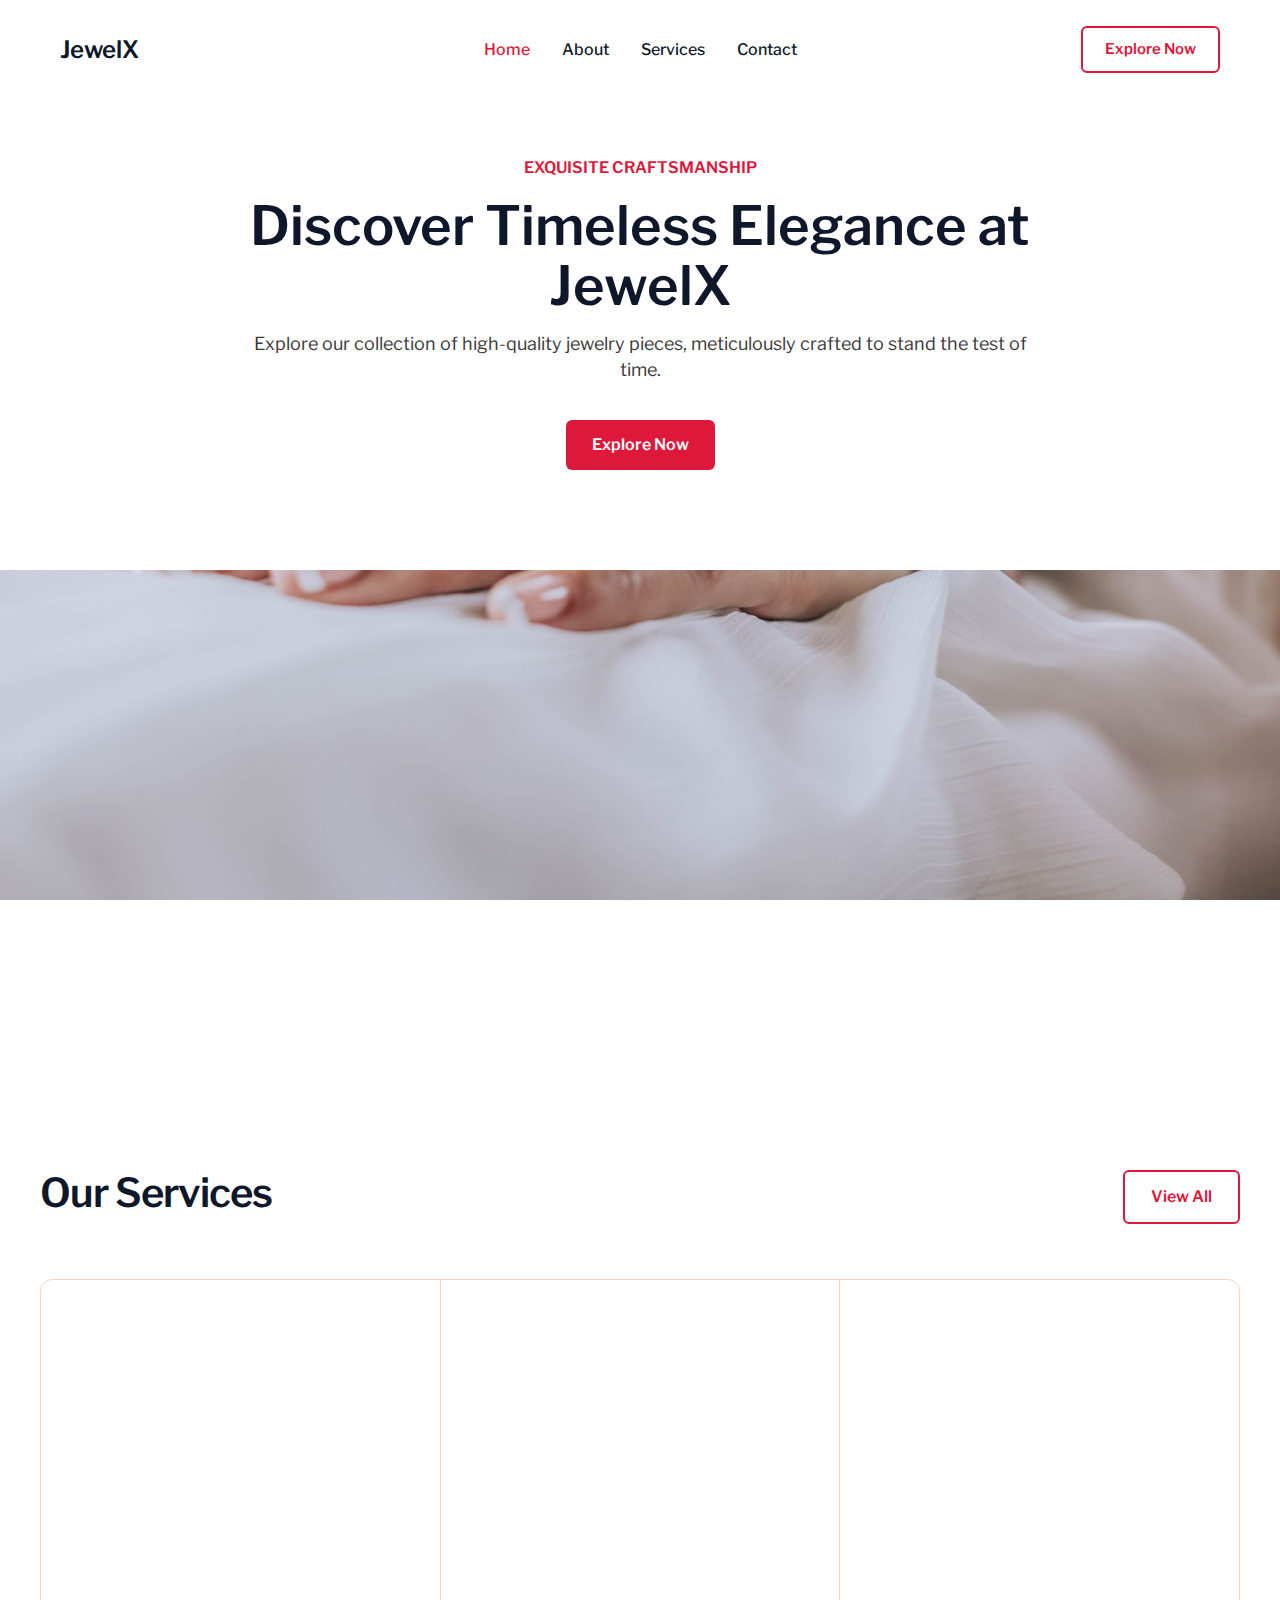
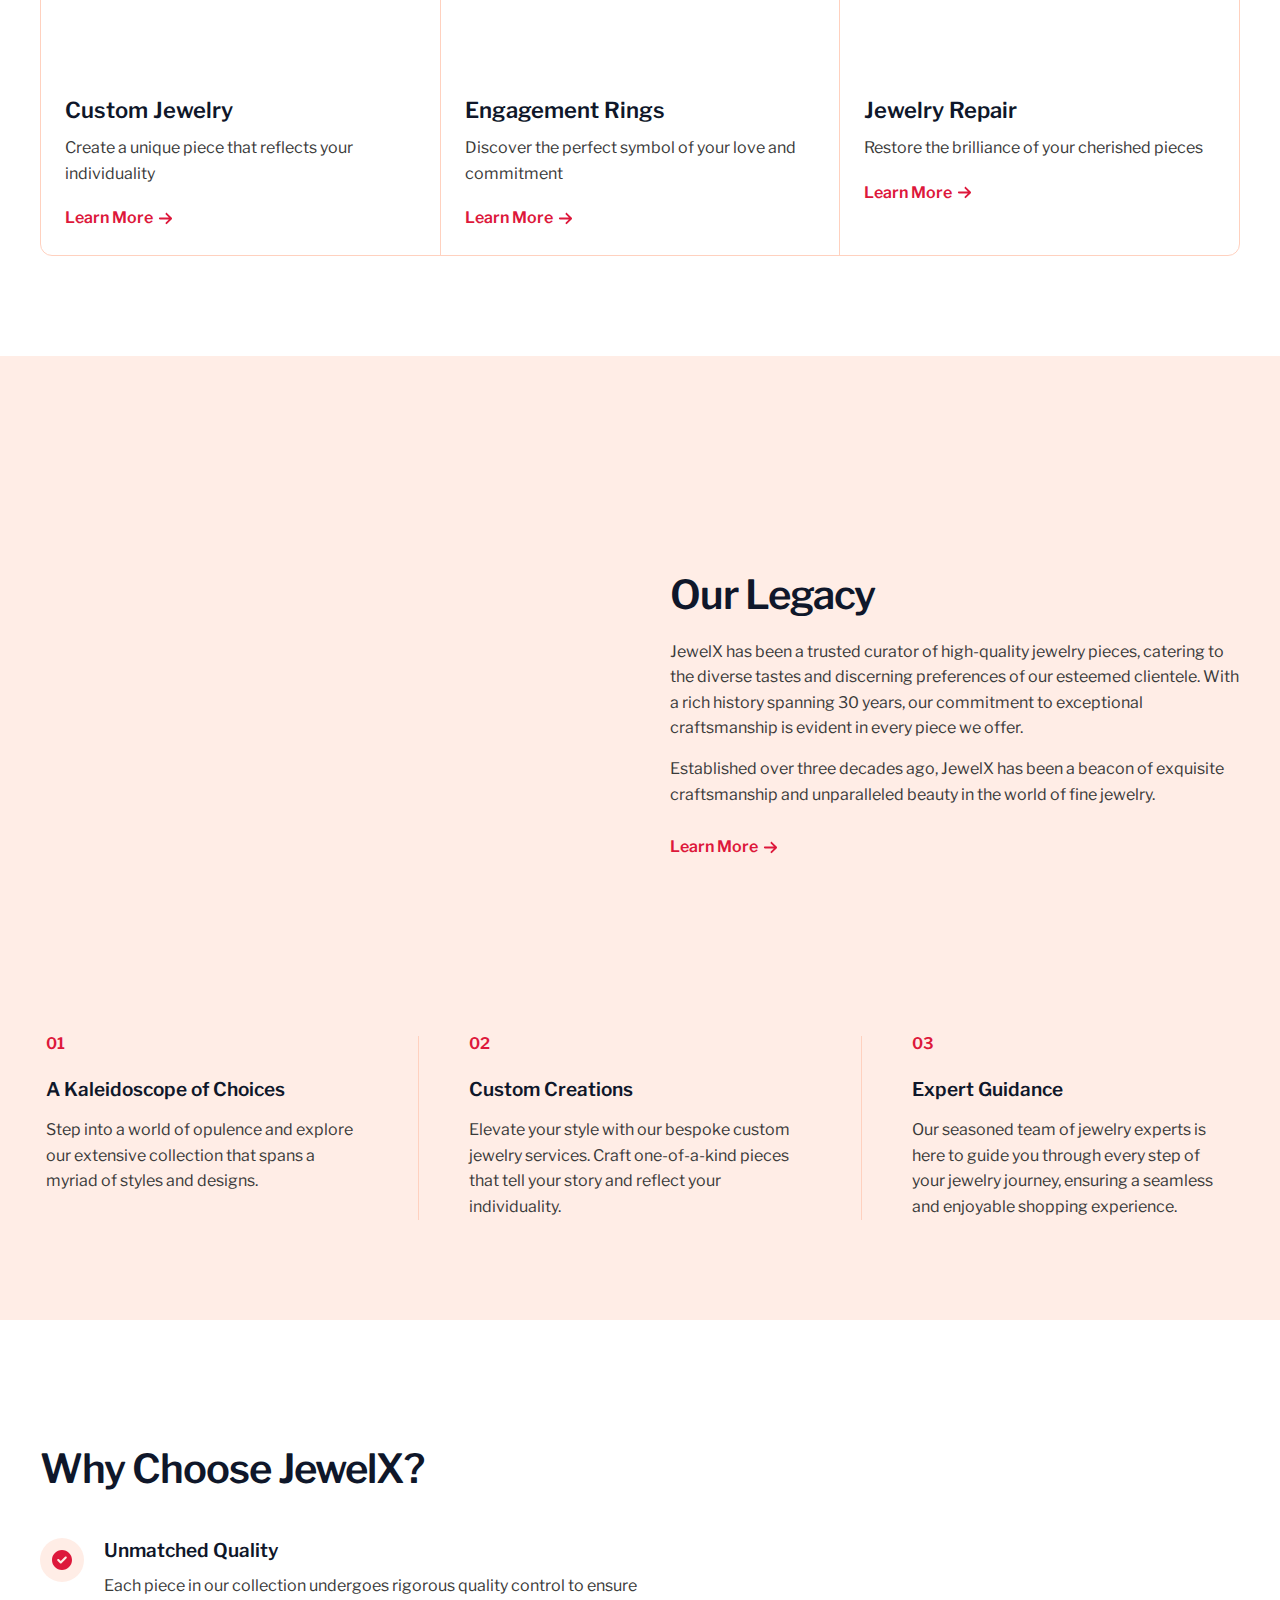
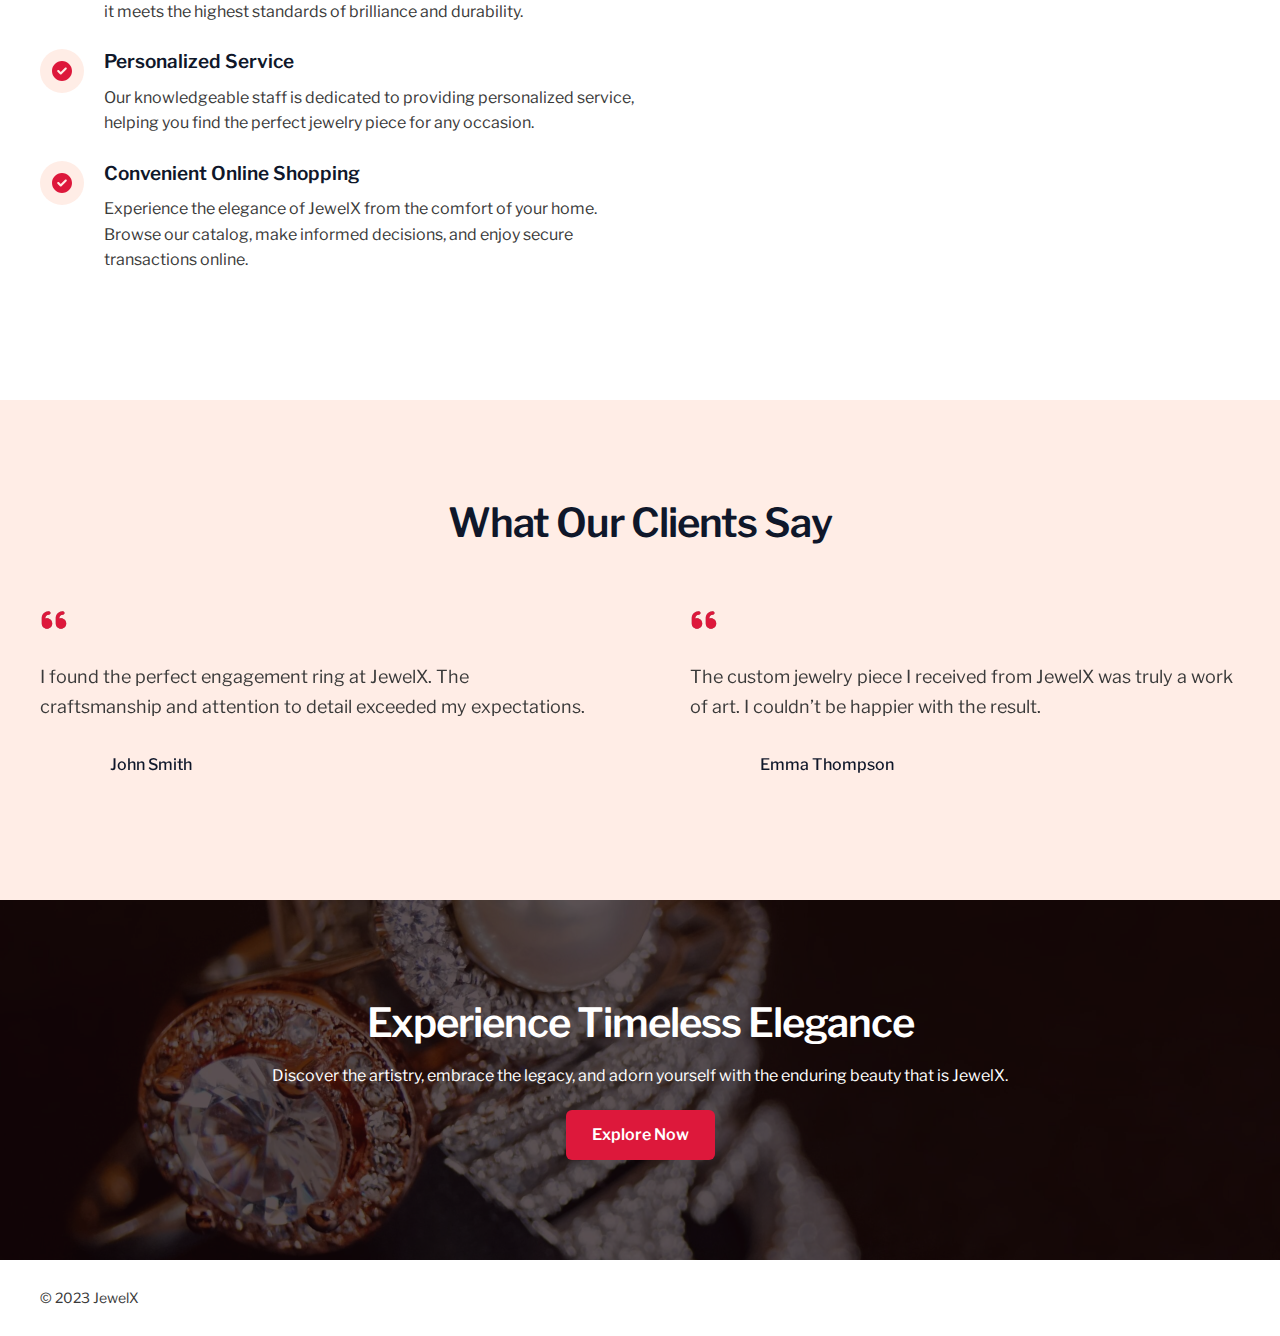
<file: index.html>
<!DOCTYPE html>
<html lang="en-US">
<head>
<meta charset="UTF-8">
<meta name="viewport" content="width=device-width, initial-scale=1">
	 <link rel="profile" href="https://gmpg.org/xfn/11"> 
	 <title>JewelX</title>
<meta name="robots" content="noindex, nofollow">
<link rel="dns-prefetch" href="//fonts.googleapis.com">
<link rel="alternate" type="application/rss+xml" title="JewelX &raquo; Feed" href="./feed/index.html">
<link rel="alternate" type="application/rss+xml" title="JewelX &raquo; Comments Feed" href="./comments/feed/index.html">
<script>
window._wpemojiSettings = {"baseUrl":"https:\/\/s.w.org\/images\/core\/emoji\/14.0.0\/72x72\/","ext":".png","svgUrl":"https:\/\/s.w.org\/images\/core\/emoji\/14.0.0\/svg\/","svgExt":".svg","source":{"concatemoji":".\/\/wp-includes\/js\/wp-emoji-release.min.js?ver=6.4.2"}};
/*! This file is auto-generated */
!function(i,n){var o,s,e;function c(e){try{var t={supportTests:e,timestamp:(new Date).valueOf()};sessionStorage.setItem(o,JSON.stringify(t))}catch(e){}}function p(e,t,n){e.clearRect(0,0,e.canvas.width,e.canvas.height),e.fillText(t,0,0);var t=new Uint32Array(e.getImageData(0,0,e.canvas.width,e.canvas.height).data),r=(e.clearRect(0,0,e.canvas.width,e.canvas.height),e.fillText(n,0,0),new Uint32Array(e.getImageData(0,0,e.canvas.width,e.canvas.height).data));return t.every(function(e,t){return e===r[t]})}function u(e,t,n){switch(t){case"flag":return n(e,"🏳️‍⚧️","🏳️​⚧️")?!1:!n(e,"🇺🇳","🇺​🇳")&&!n(e,"🏴󠁧󠁢󠁥󠁮󠁧󠁿","🏴​󠁧​󠁢​󠁥​󠁮​󠁧​󠁿");case"emoji":return!n(e,"🫱🏻‍🫲🏿","🫱🏻​🫲🏿")}return!1}function f(e,t,n){var r="undefined"!=typeof WorkerGlobalScope&&self instanceof WorkerGlobalScope?new OffscreenCanvas(300,150):i.createElement("canvas"),a=r.getContext("2d",{willReadFrequently:!0}),o=(a.textBaseline="top",a.font="600 32px Arial",{});return e.forEach(function(e){o[e]=t(a,e,n)}),o}function t(e){var t=i.createElement("script");t.src=e,t.defer=!0,i.head.appendChild(t)}"undefined"!=typeof Promise&&(o="wpEmojiSettingsSupports",s=["flag","emoji"],n.supports={everything:!0,everythingExceptFlag:!0},e=new Promise(function(e){i.addEventListener("DOMContentLoaded",e,{once:!0})}),new Promise(function(t){var n=function(){try{var e=JSON.parse(sessionStorage.getItem(o));if("object"==typeof e&&"number"==typeof e.timestamp&&(new Date).valueOf()<e.timestamp+604800&&"object"==typeof e.supportTests)return e.supportTests}catch(e){}return null}();if(!n){if("undefined"!=typeof Worker&&"undefined"!=typeof OffscreenCanvas&&"undefined"!=typeof URL&&URL.createObjectURL&&"undefined"!=typeof Blob)try{var e="postMessage("+f.toString()+"("+[JSON.stringify(s),u.toString(),p.toString()].join(",")+"));",r=new Blob([e],{type:"text/javascript"}),a=new Worker(URL.createObjectURL(r),{name:"wpTestEmojiSupports"});return void(a.onmessage=function(e){c(n=e.data),a.terminate(),t(n)})}catch(e){}c(n=f(s,u,p))}t(n)}).then(function(e){for(var t in e)n.supports[t]=e[t],n.supports.everything=n.supports.everything&&n.supports[t],"flag"!==t&&(n.supports.everythingExceptFlag=n.supports.everythingExceptFlag&&n.supports[t]);n.supports.everythingExceptFlag=n.supports.everythingExceptFlag&&!n.supports.flag,n.DOMReady=!1,n.readyCallback=function(){n.DOMReady=!0}}).then(function(){return e}).then(function(){var e;n.supports.everything||(n.readyCallback(),(e=n.source||{}).concatemoji?t(e.concatemoji):e.wpemoji&&e.twemoji&&(t(e.twemoji),t(e.wpemoji)))}))}((window,document),window._wpemojiSettings);
</script>
<link rel="stylesheet" id="astra-theme-css-css" href="./wp-content/themes/astra/assets/css/minified/main.min.css?ver=4.5.2" media="all">
<style id="astra-theme-css-inline-css">:root{--ast-container-default-xlg-padding:3em;--ast-container-default-lg-padding:3em;--ast-container-default-slg-padding:2em;--ast-container-default-md-padding:3em;--ast-container-default-sm-padding:3em;--ast-container-default-xs-padding:2.4em;--ast-container-default-xxs-padding:1.8em;--ast-code-block-background:#ECEFF3;--ast-comment-inputs-background:#F9FAFB;}html{font-size:100%;}a{color:var(--ast-global-color-0);}a:hover,a:focus{color:var(--ast-global-color-1);}body,button,input,select,textarea,.ast-button,.ast-custom-button{font-family:'Libre Franklin',sans-serif;font-weight:400;font-size:16px;font-size:1rem;line-height:1.6em;letter-spacing:0;}blockquote{color:var(--ast-global-color-3);}h1,.entry-content h1,h2,.entry-content h2,h3,.entry-content h3,h4,.entry-content h4,h5,.entry-content h5,h6,.entry-content h6,.site-title,.site-title a{font-family:'Libre Franklin',sans-serif;font-weight:600;}.ast-site-identity .site-title a{color:var(--ast-global-color-5);}.site-title{font-size:24px;font-size:1.5rem;display:block;}header .custom-logo-link img{max-width:30px;}.astra-logo-svg{width:30px;}.site-header .site-description{font-size:15px;font-size:0.9375rem;display:none;}.entry-title{font-size:30px;font-size:1.875rem;}h1,.entry-content h1{font-size:54px;font-size:3.375rem;font-weight:600;font-family:'Libre Franklin',sans-serif;line-height:1.12em;}h2,.entry-content h2{font-size:40px;font-size:2.5rem;font-weight:600;font-family:'Libre Franklin',sans-serif;line-height:1.16em;letter-spacing:-1px;}h3,.entry-content h3{font-size:32px;font-size:2rem;font-weight:600;font-family:'Libre Franklin',sans-serif;line-height:1.2em;letter-spacing:0;}h4,.entry-content h4{font-size:22px;font-size:1.375rem;line-height:1.5em;font-weight:600;font-family:'Libre Franklin',sans-serif;letter-spacing:0;}h5,.entry-content h5{font-size:19px;font-size:1.1875rem;line-height:1.33em;font-weight:600;font-family:'Libre Franklin',sans-serif;letter-spacing:0;}h6,.entry-content h6{font-size:16px;font-size:1rem;line-height:1em;font-weight:600;font-family:'Libre Franklin',sans-serif;text-transform:uppercase;letter-spacing:0;}::selection{background-color:var(--ast-global-color-0);color:#ffffff;}body,h1,.entry-title a,.entry-content h1,h2,.entry-content h2,h3,.entry-content h3,h4,.entry-content h4,h5,.entry-content h5,h6,.entry-content h6{color:var(--ast-global-color-3);}.tagcloud a:hover,.tagcloud a:focus,.tagcloud a.current-item{color:#ffffff;border-color:var(--ast-global-color-0);background-color:var(--ast-global-color-0);}input:focus,input[type="text"]:focus,input[type="email"]:focus,input[type="url"]:focus,input[type="password"]:focus,input[type="reset"]:focus,input[type="search"]:focus,textarea:focus{border-color:var(--ast-global-color-0);}input[type="radio"]:checked,input[type=reset],input[type="checkbox"]:checked,input[type="checkbox"]:hover:checked,input[type="checkbox"]:focus:checked,input[type=range]::-webkit-slider-thumb{border-color:var(--ast-global-color-0);background-color:var(--ast-global-color-0);box-shadow:none;}.site-footer a:hover + .post-count,.site-footer a:focus + .post-count{background:var(--ast-global-color-0);border-color:var(--ast-global-color-0);}.single .nav-links .nav-previous,.single .nav-links .nav-next{color:var(--ast-global-color-0);}.entry-meta,.entry-meta *{line-height:1.45;color:var(--ast-global-color-0);}.entry-meta a:hover,.entry-meta a:hover *,.entry-meta a:focus,.entry-meta a:focus *,.page-links > .page-link,.page-links .page-link:hover,.post-navigation a:hover{color:var(--ast-global-color-1);}#cat option,.secondary .calendar_wrap thead a,.secondary .calendar_wrap thead a:visited{color:var(--ast-global-color-0);}.secondary .calendar_wrap #today,.ast-progress-val span{background:var(--ast-global-color-0);}.secondary a:hover + .post-count,.secondary a:focus + .post-count{background:var(--ast-global-color-0);border-color:var(--ast-global-color-0);}.calendar_wrap #today > a{color:#ffffff;}.page-links .page-link,.single .post-navigation a{color:var(--ast-global-color-0);}.ast-search-menu-icon .search-form button.search-submit{padding:0 4px;}.ast-search-menu-icon form.search-form{padding-right:0;}.ast-search-menu-icon.slide-search input.search-field{width:0;}.ast-header-search .ast-search-menu-icon.ast-dropdown-active .search-form,.ast-header-search .ast-search-menu-icon.ast-dropdown-active .search-field:focus{border-color:var(--ast-global-color-0);transition:all 0.2s;}.search-form input.search-field:focus{outline:none;}.ast-archive-title{color:var(--ast-global-color-2);}.widget-title,.widget .wp-block-heading{font-size:22px;font-size:1.375rem;color:var(--ast-global-color-2);}.ast-single-post .entry-content a,.ast-comment-content a:not(.ast-comment-edit-reply-wrap a){text-decoration:underline;}.ast-single-post .wp-block-button .wp-block-button__link,.ast-single-post .elementor-button-wrapper .elementor-button,.ast-single-post .entry-content .uagb-tab a,.ast-single-post .entry-content .uagb-ifb-cta a,.ast-single-post .entry-content .wp-block-uagb-buttons a,.ast-single-post .entry-content .uabb-module-content a,.ast-single-post .entry-content .uagb-post-grid a,.ast-single-post .entry-content .uagb-timeline a,.ast-single-post .entry-content .uagb-toc__wrap a,.ast-single-post .entry-content .uagb-taxomony-box a,.ast-single-post .entry-content .woocommerce a,.entry-content .wp-block-latest-posts > li > a,.ast-single-post .entry-content .wp-block-file__button,li.ast-post-filter-single,.ast-single-post .wp-block-buttons .wp-block-button.is-style-outline .wp-block-button__link{text-decoration:none;}a:focus-visible,.ast-menu-toggle:focus-visible,.site .skip-link:focus-visible,.wp-block-loginout input:focus-visible,.wp-block-search.wp-block-search__button-inside .wp-block-search__inside-wrapper,.ast-header-navigation-arrow:focus-visible,.woocommerce .wc-proceed-to-checkout > .checkout-button:focus-visible,.woocommerce .woocommerce-MyAccount-navigation ul li a:focus-visible,.ast-orders-table__row .ast-orders-table__cell:focus-visible,.woocommerce .woocommerce-order-details .order-again > .button:focus-visible,.woocommerce .woocommerce-message a.button.wc-forward:focus-visible,.woocommerce #minus_qty:focus-visible,.woocommerce #plus_qty:focus-visible,a#ast-apply-coupon:focus-visible,.woocommerce .woocommerce-info a:focus-visible,.woocommerce .astra-shop-summary-wrap a:focus-visible,.woocommerce a.wc-forward:focus-visible,#ast-apply-coupon:focus-visible,.woocommerce-js .woocommerce-mini-cart-item a.remove:focus-visible{outline-style:dotted;outline-color:inherit;outline-width:thin;}input:focus,input[type="text"]:focus,input[type="email"]:focus,input[type="url"]:focus,input[type="password"]:focus,input[type="reset"]:focus,input[type="number"]:focus,textarea:focus,.wp-block-search__input:focus,[data-section="section-header-mobile-trigger"] .ast-button-wrap .ast-mobile-menu-trigger-minimal:focus,.ast-mobile-popup-drawer.active .menu-toggle-close:focus,.woocommerce-ordering select.orderby:focus,#ast-scroll-top:focus,#coupon_code:focus,.woocommerce-page #comment:focus,.woocommerce #reviews #respond input#submit:focus,.woocommerce a.add_to_cart_button:focus,.woocommerce .button.single_add_to_cart_button:focus,.woocommerce .woocommerce-cart-form button:focus,.woocommerce .woocommerce-cart-form__cart-item .quantity .qty:focus,.woocommerce .woocommerce-billing-fields .woocommerce-billing-fields__field-wrapper .woocommerce-input-wrapper > .input-text:focus,.woocommerce #order_comments:focus,.woocommerce #place_order:focus,.woocommerce .woocommerce-address-fields .woocommerce-address-fields__field-wrapper .woocommerce-input-wrapper > .input-text:focus,.woocommerce .woocommerce-MyAccount-content form button:focus,.woocommerce .woocommerce-MyAccount-content .woocommerce-EditAccountForm .woocommerce-form-row .woocommerce-Input.input-text:focus,.woocommerce .ast-woocommerce-container .woocommerce-pagination ul.page-numbers li a:focus,body #content .woocommerce form .form-row .select2-container--default .select2-selection--single:focus,#ast-coupon-code:focus,.woocommerce.woocommerce-js .quantity input[type=number]:focus,.woocommerce-js .woocommerce-mini-cart-item .quantity input[type=number]:focus,.woocommerce p#ast-coupon-trigger:focus{border-style:dotted;border-color:inherit;border-width:thin;}input{outline:none;}.ast-logo-title-inline .site-logo-img{padding-right:1em;}body .ast-oembed-container *{position:absolute;top:0;width:100%;height:100%;left:0;}.ast-single-post-featured-section + article {margin-top: 2em;}.site-content .ast-single-post-featured-section img {width: 100%;overflow: hidden;object-fit: cover;}.ast-separate-container .site-content .ast-single-post-featured-section + article {margin-top: -80px;z-index: 9;position: relative;border-radius: 4px;}@media (min-width: 922px) {.ast-no-sidebar .site-content .ast-article-image-container--wide {margin-left: -120px;margin-right: -120px;max-width: unset;width: unset;}.ast-left-sidebar .site-content .ast-article-image-container--wide,.ast-right-sidebar .site-content .ast-article-image-container--wide {margin-left: -10px;margin-right: -10px;}.site-content .ast-article-image-container--full {margin-left: calc( -50vw + 50%);margin-right: calc( -50vw + 50%);max-width: 100vw;width: 100vw;}.ast-left-sidebar .site-content .ast-article-image-container--full,.ast-right-sidebar .site-content .ast-article-image-container--full {margin-left: -10px;margin-right: -10px;max-width: inherit;width: auto;}}@media (max-width:921px){#ast-desktop-header{display:none;}}@media (min-width:922px){#ast-mobile-header{display:none;}}.wp-block-buttons.aligncenter{justify-content:center;}@media (max-width:921px){.ast-theme-transparent-header #primary,.ast-theme-transparent-header #secondary{padding:0;}}@media (max-width:921px){.ast-plain-container.ast-no-sidebar #primary{padding:0;}}.ast-plain-container.ast-no-sidebar #primary{margin-top:0;margin-bottom:0;}.wp-block-button.is-style-outline .wp-block-button__link{border-color:var(--ast-global-color-0);}div.wp-block-button.is-style-outline > .wp-block-button__link:not(.has-text-color),div.wp-block-button.wp-block-button__link.is-style-outline:not(.has-text-color){color:var(--ast-global-color-0);}.wp-block-button.is-style-outline .wp-block-button__link:hover,.wp-block-buttons .wp-block-button.is-style-outline .wp-block-button__link:focus,.wp-block-buttons .wp-block-button.is-style-outline > .wp-block-button__link:not(.has-text-color):hover,.wp-block-buttons .wp-block-button.wp-block-button__link.is-style-outline:not(.has-text-color):hover{color:var(--ast-global-color-5);background-color:var(--ast-global-color-1);border-color:var(--ast-global-color-1);}.post-page-numbers.current .page-link,.ast-pagination .page-numbers.current{color:#ffffff;border-color:var(--ast-global-color-0);background-color:var(--ast-global-color-0);border-radius:2px;}.wp-block-button.is-style-outline .wp-block-button__link.wp-element-button,.ast-outline-button{border-color:var(--ast-global-color-0);font-family:inherit;font-weight:600;font-size:16px;font-size:1rem;line-height:1em;border-top-left-radius:6px;border-top-right-radius:6px;border-bottom-right-radius:6px;border-bottom-left-radius:6px;}.wp-block-buttons .wp-block-button.is-style-outline > .wp-block-button__link:not(.has-text-color),.wp-block-buttons .wp-block-button.wp-block-button__link.is-style-outline:not(.has-text-color),.ast-outline-button{color:var(--ast-global-color-0);}.wp-block-button.is-style-outline .wp-block-button__link:hover,.wp-block-buttons .wp-block-button.is-style-outline .wp-block-button__link:focus,.wp-block-buttons .wp-block-button.is-style-outline > .wp-block-button__link:not(.has-text-color):hover,.wp-block-buttons .wp-block-button.wp-block-button__link.is-style-outline:not(.has-text-color):hover,.ast-outline-button:hover,.ast-outline-button:focus{color:var(--ast-global-color-5);background-color:var(--ast-global-color-1);border-color:var(--ast-global-color-1);}.wp-block-button .wp-block-button__link.wp-element-button.is-style-outline:not(.has-background),.wp-block-button.is-style-outline>.wp-block-button__link.wp-element-button:not(.has-background){background-color:var(--ast-global-color-0);}@media (max-width:921px){.wp-block-button.is-style-outline .wp-block-button__link.wp-element-button,.ast-outline-button{font-size:16px;font-size:1rem;}}@media (max-width:544px){.wp-block-button.is-style-outline .wp-block-button__link.wp-element-button,.ast-outline-button{font-size:14px;font-size:0.875rem;}}.entry-content[ast-blocks-layout] > figure{margin-bottom:1em;}h1.widget-title{font-weight:600;}h2.widget-title{font-weight:600;}h3.widget-title{font-weight:600;}#page{display:flex;flex-direction:column;min-height:100vh;}.ast-404-layout-1 h1.page-title{color:var(--ast-global-color-2);}.single .post-navigation a{line-height:1em;height:inherit;}.error-404 .page-sub-title{font-size:1.5rem;font-weight:inherit;}.search .site-content .content-area .search-form{margin-bottom:0;}#page .site-content{flex-grow:1;}.widget{margin-bottom:1.25em;}#secondary li{line-height:1.5em;}#secondary .wp-block-group h2{margin-bottom:0.7em;}#secondary h2{font-size:1.7rem;}.ast-separate-container .ast-article-post,.ast-separate-container .ast-article-single,.ast-separate-container .ast-comment-list li.depth-1,.ast-separate-container .comment-respond{padding:3em;}.ast-separate-container .ast-article-single .ast-article-single{padding:0;}.ast-article-single .wp-block-post-template-is-layout-grid{padding-left:0;}.ast-separate-container .ast-comment-list li.depth-1,.hentry{margin-bottom:2em;}.ast-separate-container .ast-archive-description,.ast-separate-container .ast-author-box{border-bottom:1px solid var(--ast-border-color);}.ast-separate-container .comments-title{padding:2em 2em 0 2em;}.ast-page-builder-template .comment-form-textarea,.ast-comment-formwrap .ast-grid-common-col{padding:0;}.ast-comment-formwrap{padding:0;display:inline-flex;column-gap:20px;width:100%;margin-left:0;margin-right:0;}.comments-area textarea#comment:focus,.comments-area textarea#comment:active,.comments-area .ast-comment-formwrap input[type="text"]:focus,.comments-area .ast-comment-formwrap input[type="text"]:active {box-shadow:none;outline:none;}.archive.ast-page-builder-template .entry-header{margin-top:2em;}.ast-page-builder-template .ast-comment-formwrap{width:100%;}.entry-title{margin-bottom:0.5em;}.ast-archive-description p{font-size:inherit;font-weight:inherit;line-height:inherit;}@media (min-width:921px){.ast-left-sidebar.ast-page-builder-template #secondary,.archive.ast-right-sidebar.ast-page-builder-template .site-main{padding-left:20px;padding-right:20px;}}@media (max-width:544px){.ast-comment-formwrap.ast-row{column-gap:10px;display:inline-block;}#ast-commentform .ast-grid-common-col{position:relative;width:100%;}}@media (min-width:1201px){.ast-separate-container .ast-article-post,.ast-separate-container .ast-article-single,.ast-separate-container .ast-author-box,.ast-separate-container .ast-404-layout-1,.ast-separate-container .no-results{padding:3em;}}@media (max-width:921px){.ast-separate-container #primary,.ast-separate-container #secondary{padding:1.5em 0;}#primary,#secondary{padding:1.5em 0;margin:0;}.ast-left-sidebar #content > .ast-container{display:flex;flex-direction:column-reverse;width:100%;}}@media (min-width:922px){.ast-separate-container.ast-right-sidebar #primary,.ast-separate-container.ast-left-sidebar #primary{border:0;}.search-no-results.ast-separate-container #primary{margin-bottom:4em;}}.wp-block-button .wp-block-button__link{color:var(--ast-global-color-5);}.wp-block-button .wp-block-button__link:hover,.wp-block-button .wp-block-button__link:focus{color:var(--ast-global-color-5);background-color:var(--ast-global-color-1);border-color:var(--ast-global-color-1);}.elementor-widget-heading h1.elementor-heading-title{line-height:1.12em;}.elementor-widget-heading h2.elementor-heading-title{line-height:1.16em;}.elementor-widget-heading h3.elementor-heading-title{line-height:1.2em;}.elementor-widget-heading h4.elementor-heading-title{line-height:1.5em;}.elementor-widget-heading h5.elementor-heading-title{line-height:1.33em;}.elementor-widget-heading h6.elementor-heading-title{line-height:1em;}.wp-block-button .wp-block-button__link,.wp-block-search .wp-block-search__button,body .wp-block-file .wp-block-file__button{border-style:solid;border-top-width:0px;border-right-width:0px;border-left-width:0px;border-bottom-width:0px;border-color:var(--ast-global-color-0);background-color:var(--ast-global-color-0);color:var(--ast-global-color-5);font-family:inherit;font-weight:600;line-height:1em;font-size:16px;font-size:1rem;border-top-left-radius:6px;border-top-right-radius:6px;border-bottom-right-radius:6px;border-bottom-left-radius:6px;padding-top:17px;padding-right:26px;padding-bottom:17px;padding-left:26px;}@media (max-width:921px){.wp-block-button .wp-block-button__link,.wp-block-search .wp-block-search__button,body .wp-block-file .wp-block-file__button{font-size:16px;font-size:1rem;padding-top:15px;padding-right:30px;padding-bottom:15px;padding-left:30px;}}@media (max-width:544px){.wp-block-button .wp-block-button__link,.wp-block-search .wp-block-search__button,body .wp-block-file .wp-block-file__button{font-size:14px;font-size:0.875rem;padding-top:14px;padding-right:26px;padding-bottom:14px;padding-left:26px;}}.menu-toggle,button,.ast-button,.ast-custom-button,.button,input#submit,input[type="button"],input[type="submit"],input[type="reset"],form[CLASS*="wp-block-search__"].wp-block-search .wp-block-search__inside-wrapper .wp-block-search__button,body .wp-block-file .wp-block-file__button,.search .search-submit,.woocommerce-js a.button,.woocommerce button.button,.woocommerce .woocommerce-message a.button,.woocommerce #respond input#submit.alt,.woocommerce input.button.alt,.woocommerce input.button,.woocommerce input.button:disabled,.woocommerce input.button:disabled[disabled],.woocommerce input.button:disabled:hover,.woocommerce input.button:disabled[disabled]:hover,.woocommerce #respond input#submit,.woocommerce button.button.alt.disabled,.wc-block-grid__products .wc-block-grid__product .wp-block-button__link,.wc-block-grid__product-onsale,[CLASS*="wc-block"] button,.woocommerce-js .astra-cart-drawer .astra-cart-drawer-content .woocommerce-mini-cart__buttons .button:not(.checkout):not(.ast-continue-shopping),.woocommerce-js .astra-cart-drawer .astra-cart-drawer-content .woocommerce-mini-cart__buttons a.checkout,.woocommerce button.button.alt.disabled.wc-variation-selection-needed{border-style:solid;border-top-width:0px;border-right-width:0px;border-left-width:0px;border-bottom-width:0px;color:var(--ast-global-color-5);border-color:var(--ast-global-color-0);background-color:var(--ast-global-color-0);padding-top:17px;padding-right:26px;padding-bottom:17px;padding-left:26px;font-family:inherit;font-weight:600;font-size:16px;font-size:1rem;line-height:1em;border-top-left-radius:6px;border-top-right-radius:6px;border-bottom-right-radius:6px;border-bottom-left-radius:6px;}button:focus,.menu-toggle:hover,button:hover,.ast-button:hover,.ast-custom-button:hover .button:hover,.ast-custom-button:hover ,input[type=reset]:hover,input[type=reset]:focus,input#submit:hover,input#submit:focus,input[type="button"]:hover,input[type="button"]:focus,input[type="submit"]:hover,input[type="submit"]:focus,form[CLASS*="wp-block-search__"].wp-block-search .wp-block-search__inside-wrapper .wp-block-search__button:hover,form[CLASS*="wp-block-search__"].wp-block-search .wp-block-search__inside-wrapper .wp-block-search__button:focus,body .wp-block-file .wp-block-file__button:hover,body .wp-block-file .wp-block-file__button:focus,.woocommerce-js a.button:hover,.woocommerce button.button:hover,.woocommerce .woocommerce-message a.button:hover,.woocommerce #respond input#submit:hover,.woocommerce #respond input#submit.alt:hover,.woocommerce input.button.alt:hover,.woocommerce input.button:hover,.woocommerce button.button.alt.disabled:hover,.wc-block-grid__products .wc-block-grid__product .wp-block-button__link:hover,[CLASS*="wc-block"] button:hover,.woocommerce-js .astra-cart-drawer .astra-cart-drawer-content .woocommerce-mini-cart__buttons .button:not(.checkout):not(.ast-continue-shopping):hover,.woocommerce-js .astra-cart-drawer .astra-cart-drawer-content .woocommerce-mini-cart__buttons a.checkout:hover,.woocommerce button.button.alt.disabled.wc-variation-selection-needed:hover{color:var(--ast-global-color-5);background-color:var(--ast-global-color-1);border-color:var(--ast-global-color-1);}form[CLASS*="wp-block-search__"].wp-block-search .wp-block-search__inside-wrapper .wp-block-search__button.has-icon{padding-top:calc(17px - 3px);padding-right:calc(26px - 3px);padding-bottom:calc(17px - 3px);padding-left:calc(26px - 3px);}@media (max-width:921px){.menu-toggle,button,.ast-button,.ast-custom-button,.button,input#submit,input[type="button"],input[type="submit"],input[type="reset"],form[CLASS*="wp-block-search__"].wp-block-search .wp-block-search__inside-wrapper .wp-block-search__button,body .wp-block-file .wp-block-file__button,.search .search-submit,.woocommerce-js a.button,.woocommerce button.button,.woocommerce .woocommerce-message a.button,.woocommerce #respond input#submit.alt,.woocommerce input.button.alt,.woocommerce input.button,.woocommerce input.button:disabled,.woocommerce input.button:disabled[disabled],.woocommerce input.button:disabled:hover,.woocommerce input.button:disabled[disabled]:hover,.woocommerce #respond input#submit,.woocommerce button.button.alt.disabled,.wc-block-grid__products .wc-block-grid__product .wp-block-button__link,.wc-block-grid__product-onsale,[CLASS*="wc-block"] button,.woocommerce-js .astra-cart-drawer .astra-cart-drawer-content .woocommerce-mini-cart__buttons .button:not(.checkout):not(.ast-continue-shopping),.woocommerce-js .astra-cart-drawer .astra-cart-drawer-content .woocommerce-mini-cart__buttons a.checkout,.woocommerce button.button.alt.disabled.wc-variation-selection-needed{padding-top:15px;padding-right:30px;padding-bottom:15px;padding-left:30px;font-size:16px;font-size:1rem;}}@media (max-width:544px){.menu-toggle,button,.ast-button,.ast-custom-button,.button,input#submit,input[type="button"],input[type="submit"],input[type="reset"],form[CLASS*="wp-block-search__"].wp-block-search .wp-block-search__inside-wrapper .wp-block-search__button,body .wp-block-file .wp-block-file__button,.search .search-submit,.woocommerce-js a.button,.woocommerce button.button,.woocommerce .woocommerce-message a.button,.woocommerce #respond input#submit.alt,.woocommerce input.button.alt,.woocommerce input.button,.woocommerce input.button:disabled,.woocommerce input.button:disabled[disabled],.woocommerce input.button:disabled:hover,.woocommerce input.button:disabled[disabled]:hover,.woocommerce #respond input#submit,.woocommerce button.button.alt.disabled,.wc-block-grid__products .wc-block-grid__product .wp-block-button__link,.wc-block-grid__product-onsale,[CLASS*="wc-block"] button,.woocommerce-js .astra-cart-drawer .astra-cart-drawer-content .woocommerce-mini-cart__buttons .button:not(.checkout):not(.ast-continue-shopping),.woocommerce-js .astra-cart-drawer .astra-cart-drawer-content .woocommerce-mini-cart__buttons a.checkout,.woocommerce button.button.alt.disabled.wc-variation-selection-needed{padding-top:14px;padding-right:26px;padding-bottom:14px;padding-left:26px;font-size:14px;font-size:0.875rem;}}@media (max-width:921px){.menu-toggle,button,.ast-button,.button,input#submit,input[type="button"],input[type="submit"],input[type="reset"]{font-size:16px;font-size:1rem;}.ast-mobile-header-stack .main-header-bar .ast-search-menu-icon{display:inline-block;}.ast-header-break-point.ast-header-custom-item-outside .ast-mobile-header-stack .main-header-bar .ast-search-icon{margin:0;}.ast-comment-avatar-wrap img{max-width:2.5em;}.ast-separate-container .ast-comment-list li.depth-1{padding:1.5em 2.14em;}.ast-separate-container .comment-respond{padding:2em 2.14em;}.ast-comment-meta{padding:0 1.8888em 1.3333em;}}@media (min-width:544px){.ast-container{max-width:100%;}}@media (max-width:544px){.ast-separate-container .ast-article-post,.ast-separate-container .ast-article-single,.ast-separate-container .comments-title,.ast-separate-container .ast-archive-description{padding:1.5em 1em;}.ast-separate-container #content .ast-container{padding-left:0.54em;padding-right:0.54em;}.ast-separate-container .ast-comment-list li.depth-1{padding:1.5em 1em;margin-bottom:1.5em;}.ast-separate-container .ast-comment-list .bypostauthor{padding:.5em;}.ast-search-menu-icon.ast-dropdown-active .search-field{width:170px;}.menu-toggle,button,.ast-button,.button,input#submit,input[type="button"],input[type="submit"],input[type="reset"]{font-size:14px;font-size:0.875rem;}}.ast-separate-container{background-color:var(--ast-global-color-4);;background-image:none;;}@media (max-width:921px){.widget-title{font-size:22px;font-size:1.375rem;}body,button,input,select,textarea,.ast-button,.ast-custom-button{font-size:16px;font-size:1rem;}#secondary,#secondary button,#secondary input,#secondary select,#secondary textarea{font-size:16px;font-size:1rem;}.site-title{font-size:24px;font-size:1.5rem;display:block;}.site-header .site-description{display:none;}.entry-title{font-size:30px;}h1,.entry-content h1{font-size:48px;}h2,.entry-content h2{font-size:36px;}h3,.entry-content h3{font-size:32px;}h4,.entry-content h4{font-size:20px;font-size:1.25rem;}h5,.entry-content h5{font-size:18px;font-size:1.125rem;}h6,.entry-content h6{font-size:16px;font-size:1rem;}.astra-logo-svg{width:32px;}.astra-logo-svg:not(.sticky-custom-logo .astra-logo-svg,.transparent-custom-logo .astra-logo-svg,.advanced-header-logo .astra-logo-svg){height:32px;}header .custom-logo-link img,.ast-header-break-point .site-logo-img .custom-mobile-logo-link img{max-width:32px;}body,.ast-separate-container{background-color:var(--ast-global-color-4);;background-image:none;;}}@media (max-width:544px){.widget-title{font-size:22px;font-size:1.375rem;}body,button,input,select,textarea,.ast-button,.ast-custom-button{font-size:16px;font-size:1rem;}#secondary,#secondary button,#secondary input,#secondary select,#secondary textarea{font-size:16px;font-size:1rem;}.site-title{font-size:22px;font-size:1.375rem;display:block;}.site-header .site-description{display:none;}.entry-title{font-size:30px;}h1,.entry-content h1{font-size:38px;}h2,.entry-content h2{font-size:32px;}h3,.entry-content h3{font-size:28px;}h4,.entry-content h4{font-size:20px;font-size:1.25rem;}h5,.entry-content h5{font-size:17px;font-size:1.0625rem;}h6,.entry-content h6{font-size:16px;font-size:1rem;}header .custom-logo-link img,.ast-header-break-point .site-branding img,.ast-header-break-point .custom-logo-link img{max-width:30px;}.astra-logo-svg{width:30px;}.astra-logo-svg:not(.sticky-custom-logo .astra-logo-svg,.transparent-custom-logo .astra-logo-svg,.advanced-header-logo .astra-logo-svg){height:30px;}.ast-header-break-point .site-logo-img .custom-mobile-logo-link img{max-width:30px;}body,.ast-separate-container{background-color:var(--ast-global-color-4);;background-image:none;;}}@media (max-width:544px){html{font-size:100%;}}@media (min-width:922px){.ast-container{max-width:1240px;}}@media (min-width:922px){.site-content .ast-container{display:flex;}}@media (max-width:921px){.site-content .ast-container{flex-direction:column;}}@media (min-width:922px){.main-header-menu .sub-menu .menu-item.ast-left-align-sub-menu:hover > .sub-menu,.main-header-menu .sub-menu .menu-item.ast-left-align-sub-menu.focus > .sub-menu{margin-left:-0px;}}.ast-theme-transparent-header [CLASS*="ast-header-button-"] .ast-custom-button{color:var(--ast-global-color-0);background:rgba(255,255,255,0.1);}.ast-theme-transparent-header [CLASS*="ast-header-button-"] .ast-custom-button:hover{color:var(--ast-global-color-5);background:var(--ast-global-color-1);}.ast-theme-transparent-header [data-section="section-header-mobile-trigger"] .ast-button-wrap .ast-mobile-menu-trigger-fill,.ast-theme-transparent-header [data-section="section-header-mobile-trigger"] .ast-button-wrap .ast-mobile-menu-trigger-minimal{border:none;}.entry-content li > p{margin-bottom:0;}blockquote,cite {font-style: initial;}.wp-block-file {display: flex;align-items: center;flex-wrap: wrap;justify-content: space-between;}.wp-block-pullquote {border: none;}.wp-block-pullquote blockquote::before {content: "\201D";font-family: "Helvetica",sans-serif;display: flex;transform: rotate( 180deg );font-size: 6rem;font-style: normal;line-height: 1;font-weight: bold;align-items: center;justify-content: center;}.has-text-align-right > blockquote::before {justify-content: flex-start;}.has-text-align-left > blockquote::before {justify-content: flex-end;}figure.wp-block-pullquote.is-style-solid-color blockquote {max-width: 100%;text-align: inherit;}html body {--wp--custom--ast-default-block-top-padding: 100px;--wp--custom--ast-default-block-right-padding: 80px;--wp--custom--ast-default-block-bottom-padding: 100px;--wp--custom--ast-default-block-left-padding: 80px;--wp--custom--ast-container-width: 1200px;--wp--custom--ast-content-width-size: 1200px;--wp--custom--ast-wide-width-size: calc(1200px + var(--wp--custom--ast-default-block-left-padding) + var(--wp--custom--ast-default-block-right-padding));}.ast-narrow-container {--wp--custom--ast-content-width-size: 750px;--wp--custom--ast-wide-width-size: 750px;}@media(max-width: 921px) {html body {--wp--custom--ast-default-block-top-padding: 50px;--wp--custom--ast-default-block-right-padding: 50px;--wp--custom--ast-default-block-bottom-padding: 50px;--wp--custom--ast-default-block-left-padding: 50px;}}@media(max-width: 544px) {html body {--wp--custom--ast-default-block-top-padding: 50px;--wp--custom--ast-default-block-right-padding: 30px;--wp--custom--ast-default-block-bottom-padding: 50px;--wp--custom--ast-default-block-left-padding: 30px;}}.entry-content > .wp-block-group,.entry-content > .wp-block-cover,.entry-content > .wp-block-columns {padding-top: var(--wp--custom--ast-default-block-top-padding);padding-right: var(--wp--custom--ast-default-block-right-padding);padding-bottom: var(--wp--custom--ast-default-block-bottom-padding);padding-left: var(--wp--custom--ast-default-block-left-padding);}.ast-plain-container.ast-no-sidebar .entry-content > .alignfull,.ast-page-builder-template .ast-no-sidebar .entry-content > .alignfull {margin-left: calc( -50vw + 50%);margin-right: calc( -50vw + 50%);max-width: 100vw;width: 100vw;}.ast-plain-container.ast-no-sidebar .entry-content .alignfull .alignfull,.ast-page-builder-template.ast-no-sidebar .entry-content .alignfull .alignfull,.ast-plain-container.ast-no-sidebar .entry-content .alignfull .alignwide,.ast-page-builder-template.ast-no-sidebar .entry-content .alignfull .alignwide,.ast-plain-container.ast-no-sidebar .entry-content .alignwide .alignfull,.ast-page-builder-template.ast-no-sidebar .entry-content .alignwide .alignfull,.ast-plain-container.ast-no-sidebar .entry-content .alignwide .alignwide,.ast-page-builder-template.ast-no-sidebar .entry-content .alignwide .alignwide,.ast-plain-container.ast-no-sidebar .entry-content .wp-block-column .alignfull,.ast-page-builder-template.ast-no-sidebar .entry-content .wp-block-column .alignfull,.ast-plain-container.ast-no-sidebar .entry-content .wp-block-column .alignwide,.ast-page-builder-template.ast-no-sidebar .entry-content .wp-block-column .alignwide {margin-left: auto;margin-right: auto;width: 100%;}[ast-blocks-layout] .wp-block-separator:not(.is-style-dots) {height: 0;}[ast-blocks-layout] .wp-block-separator {margin: 20px auto;}[ast-blocks-layout] .wp-block-separator:not(.is-style-wide):not(.is-style-dots) {max-width: 100px;}[ast-blocks-layout] .wp-block-separator.has-background {padding: 0;}.entry-content[ast-blocks-layout] > * {max-width: var(--wp--custom--ast-content-width-size);margin-left: auto;margin-right: auto;}.entry-content[ast-blocks-layout] > .alignwide {max-width: var(--wp--custom--ast-wide-width-size);}.entry-content[ast-blocks-layout] .alignfull {max-width: none;}.entry-content .wp-block-columns {margin-bottom: 0;}blockquote {margin: 1.5em;border: none;}.wp-block-quote:not(.has-text-align-right):not(.has-text-align-center) {border-left: 5px solid rgba(0,0,0,0.05);}.has-text-align-right > blockquote,blockquote.has-text-align-right {border-right: 5px solid rgba(0,0,0,0.05);}.has-text-align-left > blockquote,blockquote.has-text-align-left {border-left: 5px solid rgba(0,0,0,0.05);}.wp-block-site-tagline,.wp-block-latest-posts .read-more {margin-top: 15px;}.wp-block-loginout p label {display: block;}.wp-block-loginout p:not(.login-remember):not(.login-submit) input {width: 100%;}.wp-block-loginout input:focus {border-color: transparent;}.wp-block-loginout input:focus {outline: thin dotted;}.entry-content .wp-block-media-text .wp-block-media-text__content {padding: 0 0 0 8%;}.entry-content .wp-block-media-text.has-media-on-the-right .wp-block-media-text__content {padding: 0 8% 0 0;}.entry-content .wp-block-media-text.has-background .wp-block-media-text__content {padding: 8%;}.entry-content .wp-block-cover:not([class*="background-color"]) .wp-block-cover__inner-container,.entry-content .wp-block-cover:not([class*="background-color"]) .wp-block-cover-image-text,.entry-content .wp-block-cover:not([class*="background-color"]) .wp-block-cover-text,.entry-content .wp-block-cover-image:not([class*="background-color"]) .wp-block-cover__inner-container,.entry-content .wp-block-cover-image:not([class*="background-color"]) .wp-block-cover-image-text,.entry-content .wp-block-cover-image:not([class*="background-color"]) .wp-block-cover-text {color: var(--ast-global-color-5);}.wp-block-loginout .login-remember input {width: 1.1rem;height: 1.1rem;margin: 0 5px 4px 0;vertical-align: middle;}.wp-block-latest-posts > li > *:first-child,.wp-block-latest-posts:not(.is-grid) > li:first-child {margin-top: 0;}.wp-block-search__inside-wrapper .wp-block-search__input {padding: 0 10px;color: var(--ast-global-color-3);background: var(--ast-global-color-5);border-color: var(--ast-border-color);}.wp-block-latest-posts .read-more {margin-bottom: 1.5em;}.wp-block-search__no-button .wp-block-search__inside-wrapper .wp-block-search__input {padding-top: 5px;padding-bottom: 5px;}.wp-block-latest-posts .wp-block-latest-posts__post-date,.wp-block-latest-posts .wp-block-latest-posts__post-author {font-size: 1rem;}.wp-block-latest-posts > li > *,.wp-block-latest-posts:not(.is-grid) > li {margin-top: 12px;margin-bottom: 12px;}.ast-page-builder-template .entry-content[ast-blocks-layout] > *,.ast-page-builder-template .entry-content[ast-blocks-layout] > .alignfull > * {max-width: none;}.ast-page-builder-template .entry-content[ast-blocks-layout] > .alignwide > * {max-width: var(--wp--custom--ast-wide-width-size);}.ast-page-builder-template .entry-content[ast-blocks-layout] > .inherit-container-width > *,.ast-page-builder-template .entry-content[ast-blocks-layout] > * > *,.entry-content[ast-blocks-layout] > .wp-block-cover .wp-block-cover__inner-container {max-width: var(--wp--custom--ast-content-width-size);margin-left: auto;margin-right: auto;}.entry-content[ast-blocks-layout] .wp-block-cover:not(.alignleft):not(.alignright) {width: auto;}@media(max-width: 1200px) {.ast-separate-container .entry-content > .alignfull,.ast-separate-container .entry-content[ast-blocks-layout] > .alignwide,.ast-plain-container .entry-content[ast-blocks-layout] > .alignwide,.ast-plain-container .entry-content .alignfull {margin-left: calc(-1 * min(var(--ast-container-default-xlg-padding),20px)) ;margin-right: calc(-1 * min(var(--ast-container-default-xlg-padding),20px));}}@media(min-width: 1201px) {.ast-separate-container .entry-content > .alignfull {margin-left: calc(-1 * var(--ast-container-default-xlg-padding) );margin-right: calc(-1 * var(--ast-container-default-xlg-padding) );}.ast-separate-container .entry-content[ast-blocks-layout] > .alignwide,.ast-plain-container .entry-content[ast-blocks-layout] > .alignwide {margin-left: calc(-1 * var(--wp--custom--ast-default-block-left-padding) );margin-right: calc(-1 * var(--wp--custom--ast-default-block-right-padding) );}}@media(min-width: 921px) {.ast-separate-container .entry-content .wp-block-group.alignwide:not(.inherit-container-width) > :where(:not(.alignleft):not(.alignright)),.ast-plain-container .entry-content .wp-block-group.alignwide:not(.inherit-container-width) > :where(:not(.alignleft):not(.alignright)) {max-width: calc( var(--wp--custom--ast-content-width-size) + 80px );}.ast-plain-container.ast-right-sidebar .entry-content[ast-blocks-layout] .alignfull,.ast-plain-container.ast-left-sidebar .entry-content[ast-blocks-layout] .alignfull {margin-left: -60px;margin-right: -60px;}}@media(min-width: 544px) {.entry-content > .alignleft {margin-right: 20px;}.entry-content > .alignright {margin-left: 20px;}}@media (max-width:544px){.wp-block-columns .wp-block-column:not(:last-child){margin-bottom:20px;}.wp-block-latest-posts{margin:0;}}@media( max-width: 600px ) {.entry-content .wp-block-media-text .wp-block-media-text__content,.entry-content .wp-block-media-text.has-media-on-the-right .wp-block-media-text__content {padding: 8% 0 0;}.entry-content .wp-block-media-text.has-background .wp-block-media-text__content {padding: 8%;}}.ast-narrow-container .site-content .wp-block-uagb-image--align-full .wp-block-uagb-image__figure {max-width: 100%;margin-left: auto;margin-right: auto;}.entry-content ul,.entry-content ol {padding: revert;margin: revert;}:root .has-ast-global-color-0-color{color:var(--ast-global-color-0);}:root .has-ast-global-color-0-background-color{background-color:var(--ast-global-color-0);}:root .wp-block-button .has-ast-global-color-0-color{color:var(--ast-global-color-0);}:root .wp-block-button .has-ast-global-color-0-background-color{background-color:var(--ast-global-color-0);}:root .has-ast-global-color-1-color{color:var(--ast-global-color-1);}:root .has-ast-global-color-1-background-color{background-color:var(--ast-global-color-1);}:root .wp-block-button .has-ast-global-color-1-color{color:var(--ast-global-color-1);}:root .wp-block-button .has-ast-global-color-1-background-color{background-color:var(--ast-global-color-1);}:root .has-ast-global-color-2-color{color:var(--ast-global-color-2);}:root .has-ast-global-color-2-background-color{background-color:var(--ast-global-color-2);}:root .wp-block-button .has-ast-global-color-2-color{color:var(--ast-global-color-2);}:root .wp-block-button .has-ast-global-color-2-background-color{background-color:var(--ast-global-color-2);}:root .has-ast-global-color-3-color{color:var(--ast-global-color-3);}:root .has-ast-global-color-3-background-color{background-color:var(--ast-global-color-3);}:root .wp-block-button .has-ast-global-color-3-color{color:var(--ast-global-color-3);}:root .wp-block-button .has-ast-global-color-3-background-color{background-color:var(--ast-global-color-3);}:root .has-ast-global-color-4-color{color:var(--ast-global-color-4);}:root .has-ast-global-color-4-background-color{background-color:var(--ast-global-color-4);}:root .wp-block-button .has-ast-global-color-4-color{color:var(--ast-global-color-4);}:root .wp-block-button .has-ast-global-color-4-background-color{background-color:var(--ast-global-color-4);}:root .has-ast-global-color-5-color{color:var(--ast-global-color-5);}:root .has-ast-global-color-5-background-color{background-color:var(--ast-global-color-5);}:root .wp-block-button .has-ast-global-color-5-color{color:var(--ast-global-color-5);}:root .wp-block-button .has-ast-global-color-5-background-color{background-color:var(--ast-global-color-5);}:root .has-ast-global-color-6-color{color:var(--ast-global-color-6);}:root .has-ast-global-color-6-background-color{background-color:var(--ast-global-color-6);}:root .wp-block-button .has-ast-global-color-6-color{color:var(--ast-global-color-6);}:root .wp-block-button .has-ast-global-color-6-background-color{background-color:var(--ast-global-color-6);}:root .has-ast-global-color-7-color{color:var(--ast-global-color-7);}:root .has-ast-global-color-7-background-color{background-color:var(--ast-global-color-7);}:root .wp-block-button .has-ast-global-color-7-color{color:var(--ast-global-color-7);}:root .wp-block-button .has-ast-global-color-7-background-color{background-color:var(--ast-global-color-7);}:root .has-ast-global-color-8-color{color:var(--ast-global-color-8);}:root .has-ast-global-color-8-background-color{background-color:var(--ast-global-color-8);}:root .wp-block-button .has-ast-global-color-8-color{color:var(--ast-global-color-8);}:root .wp-block-button .has-ast-global-color-8-background-color{background-color:var(--ast-global-color-8);}:root{--ast-global-color-0:#DD183B;--ast-global-color-1:#CC1939;--ast-global-color-2:#0F172A;--ast-global-color-3:#3A3A3A;--ast-global-color-4:#FFEDE6;--ast-global-color-5:#FFFFFF;--ast-global-color-6:#FFD1BF;--ast-global-color-7:#140609;--ast-global-color-8:#222222;}:root {--ast-border-color : var(--ast-global-color-6);}.ast-single-entry-banner {-js-display: flex;display: flex;flex-direction: column;justify-content: center;text-align: center;position: relative;background: #eeeeee;}.ast-single-entry-banner[data-banner-layout="layout-1"] {max-width: 1200px;background: inherit;padding: 20px 0;}.ast-single-entry-banner[data-banner-width-type="custom"] {margin: 0 auto;width: 100%;}.ast-single-entry-banner + .site-content .entry-header {margin-bottom: 0;}header.entry-header .entry-title{font-weight:600;font-size:32px;font-size:2rem;}header.entry-header > *:not(:last-child){margin-bottom:10px;}.ast-archive-entry-banner {-js-display: flex;display: flex;flex-direction: column;justify-content: center;text-align: center;position: relative;background: #eeeeee;}.ast-archive-entry-banner[data-banner-width-type="custom"] {margin: 0 auto;width: 100%;}.ast-archive-entry-banner[data-banner-layout="layout-1"] {background: inherit;padding: 20px 0;text-align: left;}body.archive .ast-archive-description{max-width:1200px;width:100%;text-align:left;padding-top:3em;padding-right:3em;padding-bottom:3em;padding-left:3em;}body.archive .ast-archive-description .ast-archive-title,body.archive .ast-archive-description .ast-archive-title *{font-weight:600;font-size:32px;font-size:2rem;}body.archive .ast-archive-description > *:not(:last-child){margin-bottom:10px;}@media (max-width:921px){body.archive .ast-archive-description{text-align:left;}}@media (max-width:544px){body.archive .ast-archive-description{text-align:left;}}.ast-theme-transparent-header #masthead .site-logo-img .transparent-custom-logo .astra-logo-svg{width:150px;}.ast-theme-transparent-header #masthead .site-logo-img .transparent-custom-logo img{ max-width:150px;}@media (max-width:921px){.ast-theme-transparent-header #masthead .site-logo-img .transparent-custom-logo .astra-logo-svg{width:120px;}.ast-theme-transparent-header #masthead .site-logo-img .transparent-custom-logo img{ max-width:120px;}}@media (max-width:543px){.ast-theme-transparent-header #masthead .site-logo-img .transparent-custom-logo .astra-logo-svg{width:100px;}.ast-theme-transparent-header #masthead .site-logo-img .transparent-custom-logo img{ max-width:100px;}}@media (min-width:921px){.ast-theme-transparent-header #masthead{position:absolute;left:0;right:0;}.ast-theme-transparent-header .main-header-bar,.ast-theme-transparent-header.ast-header-break-point .main-header-bar{background:none;}body.elementor-editor-active.ast-theme-transparent-header #masthead,.fl-builder-edit .ast-theme-transparent-header #masthead,body.vc_editor.ast-theme-transparent-header #masthead,body.brz-ed.ast-theme-transparent-header #masthead{z-index:0;}.ast-header-break-point.ast-replace-site-logo-transparent.ast-theme-transparent-header .custom-mobile-logo-link{display:none;}.ast-header-break-point.ast-replace-site-logo-transparent.ast-theme-transparent-header .transparent-custom-logo{display:inline-block;}.ast-theme-transparent-header .ast-above-header,.ast-theme-transparent-header .ast-above-header.ast-above-header-bar{background-image:none;background-color:transparent;}.ast-theme-transparent-header .ast-below-header{background-image:none;background-color:transparent;}}.ast-theme-transparent-header .site-title a,.ast-theme-transparent-header .site-title a:focus,.ast-theme-transparent-header .site-title a:hover,.ast-theme-transparent-header .site-title a:visited{color:var(--ast-global-color-2);}.ast-theme-transparent-header .site-header .site-description{color:var(--ast-global-color-2);}.ast-theme-transparent-header .ast-builder-menu .main-header-menu,.ast-theme-transparent-header .ast-builder-menu .main-header-menu .menu-link,.ast-theme-transparent-header [CLASS*="ast-builder-menu-"] .main-header-menu .menu-item > .menu-link,.ast-theme-transparent-header .ast-masthead-custom-menu-items,.ast-theme-transparent-header .ast-masthead-custom-menu-items a,.ast-theme-transparent-header .ast-builder-menu .main-header-menu .menu-item > .ast-menu-toggle,.ast-theme-transparent-header .ast-builder-menu .main-header-menu .menu-item > .ast-menu-toggle,.ast-theme-transparent-header .ast-above-header-navigation a,.ast-header-break-point.ast-theme-transparent-header .ast-above-header-navigation a,.ast-header-break-point.ast-theme-transparent-header .ast-above-header-navigation > ul.ast-above-header-menu > .menu-item-has-children:not(.current-menu-item) > .ast-menu-toggle,.ast-theme-transparent-header .ast-below-header-menu,.ast-theme-transparent-header .ast-below-header-menu a,.ast-header-break-point.ast-theme-transparent-header .ast-below-header-menu a,.ast-header-break-point.ast-theme-transparent-header .ast-below-header-menu,.ast-theme-transparent-header .main-header-menu .menu-link{color:var(--ast-global-color-2);}.ast-theme-transparent-header .ast-builder-menu .main-header-menu .menu-item:hover > .menu-link,.ast-theme-transparent-header .ast-builder-menu .main-header-menu .menu-item:hover > .ast-menu-toggle,.ast-theme-transparent-header .ast-builder-menu .main-header-menu .ast-masthead-custom-menu-items a:hover,.ast-theme-transparent-header .ast-builder-menu .main-header-menu .focus > .menu-link,.ast-theme-transparent-header .ast-builder-menu .main-header-menu .focus > .ast-menu-toggle,.ast-theme-transparent-header .ast-builder-menu .main-header-menu .current-menu-item > .menu-link,.ast-theme-transparent-header .ast-builder-menu .main-header-menu .current-menu-ancestor > .menu-link,.ast-theme-transparent-header .ast-builder-menu .main-header-menu .current-menu-item > .ast-menu-toggle,.ast-theme-transparent-header .ast-builder-menu .main-header-menu .current-menu-ancestor > .ast-menu-toggle,.ast-theme-transparent-header [CLASS*="ast-builder-menu-"] .main-header-menu .current-menu-item > .menu-link,.ast-theme-transparent-header [CLASS*="ast-builder-menu-"] .main-header-menu .current-menu-ancestor > .menu-link,.ast-theme-transparent-header [CLASS*="ast-builder-menu-"] .main-header-menu .current-menu-item > .ast-menu-toggle,.ast-theme-transparent-header [CLASS*="ast-builder-menu-"] .main-header-menu .current-menu-ancestor > .ast-menu-toggle,.ast-theme-transparent-header .main-header-menu .menu-item:hover > .menu-link,.ast-theme-transparent-header .main-header-menu .current-menu-item > .menu-link,.ast-theme-transparent-header .main-header-menu .current-menu-ancestor > .menu-link{color:var(--ast-global-color-0);}.ast-theme-transparent-header .ast-builder-menu .main-header-menu .menu-item .sub-menu .menu-link,.ast-theme-transparent-header .main-header-menu .menu-item .sub-menu .menu-link{background-color:transparent;}@media (max-width:921px){.ast-theme-transparent-header #masthead{position:absolute;left:0;right:0;}.ast-theme-transparent-header .main-header-bar,.ast-theme-transparent-header.ast-header-break-point .main-header-bar{background:none;}body.elementor-editor-active.ast-theme-transparent-header #masthead,.fl-builder-edit .ast-theme-transparent-header #masthead,body.vc_editor.ast-theme-transparent-header #masthead,body.brz-ed.ast-theme-transparent-header #masthead{z-index:0;}.ast-header-break-point.ast-replace-site-logo-transparent.ast-theme-transparent-header .custom-mobile-logo-link{display:none;}.ast-header-break-point.ast-replace-site-logo-transparent.ast-theme-transparent-header .transparent-custom-logo{display:inline-block;}.ast-theme-transparent-header .ast-above-header,.ast-theme-transparent-header .ast-above-header.ast-above-header-bar{background-image:none;background-color:transparent;}.ast-theme-transparent-header .ast-below-header{background-image:none;background-color:transparent;}}@media (max-width:921px){.ast-theme-transparent-header .ast-builder-menu .main-header-menu,.ast-theme-transparent-header .ast-builder-menu .main-header-menu .menu-link,.ast-theme-transparent-header [CLASS*="ast-builder-menu-"] .main-header-menu .menu-item > .menu-link,.ast-theme-transparent-header .ast-masthead-custom-menu-items,.ast-theme-transparent-header .ast-masthead-custom-menu-items a,.ast-theme-transparent-header .ast-builder-menu .main-header-menu .menu-item > .ast-menu-toggle,.ast-theme-transparent-header .ast-builder-menu .main-header-menu .menu-item > .ast-menu-toggle,.ast-theme-transparent-header .main-header-menu .menu-link{color:var(--ast-global-color-2);}.ast-theme-transparent-header .ast-builder-menu .main-header-menu .menu-item:hover > .menu-link,.ast-theme-transparent-header .ast-builder-menu .main-header-menu .menu-item:hover > .ast-menu-toggle,.ast-theme-transparent-header .ast-builder-menu .main-header-menu .ast-masthead-custom-menu-items a:hover,.ast-theme-transparent-header .ast-builder-menu .main-header-menu .focus > .menu-link,.ast-theme-transparent-header .ast-builder-menu .main-header-menu .focus > .ast-menu-toggle,.ast-theme-transparent-header .ast-builder-menu .main-header-menu .current-menu-item > .menu-link,.ast-theme-transparent-header .ast-builder-menu .main-header-menu .current-menu-ancestor > .menu-link,.ast-theme-transparent-header .ast-builder-menu .main-header-menu .current-menu-item > .ast-menu-toggle,.ast-theme-transparent-header .ast-builder-menu .main-header-menu .current-menu-ancestor > .ast-menu-toggle,.ast-theme-transparent-header [CLASS*="ast-builder-menu-"] .main-header-menu .current-menu-item > .menu-link,.ast-theme-transparent-header [CLASS*="ast-builder-menu-"] .main-header-menu .current-menu-ancestor > .menu-link,.ast-theme-transparent-header [CLASS*="ast-builder-menu-"] .main-header-menu .current-menu-item > .ast-menu-toggle,.ast-theme-transparent-header [CLASS*="ast-builder-menu-"] .main-header-menu .current-menu-ancestor > .ast-menu-toggle,.ast-theme-transparent-header .main-header-menu .menu-item:hover > .menu-link,.ast-theme-transparent-header .main-header-menu .current-menu-item > .menu-link,.ast-theme-transparent-header .main-header-menu .current-menu-ancestor > .menu-link{color:var(--ast-global-color-0);}}.ast-theme-transparent-header #ast-desktop-header > [CLASS*="-header-wrap"]:nth-last-child(2) > [CLASS*="-header-bar"],.ast-theme-transparent-header.ast-header-break-point #ast-mobile-header > [CLASS*="-header-wrap"]:nth-last-child(2) > [CLASS*="-header-bar"]{border-bottom-width:0;border-bottom-style:solid;}.ast-breadcrumbs .trail-browse,.ast-breadcrumbs .trail-items,.ast-breadcrumbs .trail-items li{display:inline-block;margin:0;padding:0;border:none;background:inherit;text-indent:0;text-decoration:none;}.ast-breadcrumbs .trail-browse{font-size:inherit;font-style:inherit;font-weight:inherit;color:inherit;}.ast-breadcrumbs .trail-items{list-style:none;}.trail-items li::after{padding:0 0.3em;content:"\00bb";}.trail-items li:last-of-type::after{display:none;}h1,.entry-content h1,h2,.entry-content h2,h3,.entry-content h3,h4,.entry-content h4,h5,.entry-content h5,h6,.entry-content h6{color:var(--ast-global-color-2);}.entry-title a{color:var(--ast-global-color-2);}@media (max-width:921px){.ast-builder-grid-row-container.ast-builder-grid-row-tablet-3-firstrow .ast-builder-grid-row > *:first-child,.ast-builder-grid-row-container.ast-builder-grid-row-tablet-3-lastrow .ast-builder-grid-row > *:last-child{grid-column:1 / -1;}}@media (max-width:544px){.ast-builder-grid-row-container.ast-builder-grid-row-mobile-3-firstrow .ast-builder-grid-row > *:first-child,.ast-builder-grid-row-container.ast-builder-grid-row-mobile-3-lastrow .ast-builder-grid-row > *:last-child{grid-column:1 / -1;}}.ast-builder-layout-element[data-section="title_tagline"]{display:flex;}@media (max-width:921px){.ast-header-break-point .ast-builder-layout-element[data-section="title_tagline"]{display:flex;}}@media (max-width:544px){.ast-header-break-point .ast-builder-layout-element[data-section="title_tagline"]{display:flex;}}[data-section*="section-hb-button-"] .menu-link{display:none;}.ast-header-button-1[data-section*="section-hb-button-"] .ast-builder-button-wrap .ast-custom-button{font-weight:600;font-size:15px;font-size:0.9375rem;}.ast-header-button-1 .ast-custom-button{color:var(--ast-global-color-0);background:rgba(15,23,41,0.03);border-color:var(--ast-global-color-0);border-top-width:2px;border-bottom-width:2px;border-left-width:2px;border-right-width:2px;border-top-left-radius:6px;border-top-right-radius:6px;border-bottom-right-radius:6px;border-bottom-left-radius:6px;}.ast-header-button-1 .ast-custom-button:hover{color:var(--ast-global-color-5);background:var(--ast-global-color-1);border-color:var(--ast-global-color-1);}.ast-header-button-1[data-section*="section-hb-button-"] .ast-builder-button-wrap .ast-custom-button{padding-top:14px;padding-bottom:14px;padding-left:22px;padding-right:22px;}.ast-header-button-1[data-section="section-hb-button-1"]{display:flex;}@media (max-width:921px){.ast-header-break-point .ast-header-button-1[data-section="section-hb-button-1"]{display:flex;}}@media (max-width:544px){.ast-header-break-point .ast-header-button-1[data-section="section-hb-button-1"]{display:flex;}}.ast-builder-menu-1{font-family:inherit;font-weight:500;}.ast-builder-menu-1 .menu-item > .menu-link{line-height:1em;font-size:16px;font-size:1rem;color:var(--ast-global-color-5);letter-spacing:0;}.ast-builder-menu-1 .menu-item > .ast-menu-toggle{color:var(--ast-global-color-5);}.ast-builder-menu-1 .menu-item:hover > .menu-link,.ast-builder-menu-1 .inline-on-mobile .menu-item:hover > .ast-menu-toggle{color:var(--ast-global-color-1);}.ast-builder-menu-1 .menu-item:hover > .ast-menu-toggle{color:var(--ast-global-color-1);}.ast-builder-menu-1 .menu-item.current-menu-item > .menu-link,.ast-builder-menu-1 .inline-on-mobile .menu-item.current-menu-item > .ast-menu-toggle,.ast-builder-menu-1 .current-menu-ancestor > .menu-link{color:var(--ast-global-color-1);}.ast-builder-menu-1 .menu-item.current-menu-item > .ast-menu-toggle{color:var(--ast-global-color-1);}.ast-builder-menu-1 .sub-menu,.ast-builder-menu-1 .inline-on-mobile .sub-menu{border-top-width:2px;border-bottom-width:0;border-right-width:0;border-left-width:0;border-color:var(--ast-global-color-0);border-style:solid;}.ast-builder-menu-1 .main-header-menu > .menu-item > .sub-menu,.ast-builder-menu-1 .main-header-menu > .menu-item > .astra-full-megamenu-wrapper{margin-top:0;}.ast-desktop .ast-builder-menu-1 .main-header-menu > .menu-item > .sub-menu:before,.ast-desktop .ast-builder-menu-1 .main-header-menu > .menu-item > .astra-full-megamenu-wrapper:before{height:calc( 0px + 5px );}.ast-desktop .ast-builder-menu-1 .menu-item .sub-menu .menu-link{border-style:none;}@media (max-width:921px){.ast-header-break-point .ast-builder-menu-1 .menu-item.menu-item-has-children > .ast-menu-toggle{top:0;}.ast-builder-menu-1 .inline-on-mobile .menu-item.menu-item-has-children > .ast-menu-toggle{right:-15px;}.ast-builder-menu-1 .menu-item-has-children > .menu-link:after{content:unset;}.ast-builder-menu-1 .main-header-menu > .menu-item > .sub-menu,.ast-builder-menu-1 .main-header-menu > .menu-item > .astra-full-megamenu-wrapper{margin-top:0;}}@media (max-width:544px){.ast-header-break-point .ast-builder-menu-1 .menu-item.menu-item-has-children > .ast-menu-toggle{top:0;}.ast-builder-menu-1 .main-header-menu > .menu-item > .sub-menu,.ast-builder-menu-1 .main-header-menu > .menu-item > .astra-full-megamenu-wrapper{margin-top:0;}}.ast-builder-menu-1{display:flex;}@media (max-width:921px){.ast-header-break-point .ast-builder-menu-1{display:flex;}}@media (max-width:544px){.ast-header-break-point .ast-builder-menu-1{display:flex;}}.ast-footer-copyright{text-align:left;}.ast-footer-copyright {color:var(--ast-global-color-3);}@media (max-width:921px){.ast-footer-copyright{text-align:left;}.ast-footer-copyright {margin-top:0px;margin-bottom:0px;margin-left:0px;margin-right:0px;}}@media (max-width:544px){.ast-footer-copyright{text-align:center;}}.ast-footer-copyright {font-size:14px;font-size:0.875rem;}.ast-footer-copyright.ast-builder-layout-element{display:flex;}@media (max-width:921px){.ast-header-break-point .ast-footer-copyright.ast-builder-layout-element{display:flex;}}@media (max-width:544px){.ast-header-break-point .ast-footer-copyright.ast-builder-layout-element{display:flex;}}.ast-social-stack-desktop .ast-builder-social-element,.ast-social-stack-tablet .ast-builder-social-element,.ast-social-stack-mobile .ast-builder-social-element {margin-top: 6px;margin-bottom: 6px;}.social-show-label-true .ast-builder-social-element {width: auto;padding: 0 0.4em;}[data-section^="section-fb-social-icons-"] .footer-social-inner-wrap {text-align: center;}.ast-footer-social-wrap {width: 100%;}.ast-footer-social-wrap .ast-builder-social-element:first-child {margin-left: 0;}.ast-footer-social-wrap .ast-builder-social-element:last-child {margin-right: 0;}.ast-header-social-wrap .ast-builder-social-element:first-child {margin-left: 0;}.ast-header-social-wrap .ast-builder-social-element:last-child {margin-right: 0;}.ast-builder-social-element {line-height: 1;color: #3a3a3a;background: transparent;vertical-align: middle;transition: all 0.01s;margin-left: 6px;margin-right: 6px;justify-content: center;align-items: center;}.ast-builder-social-element {line-height: 1;color: #3a3a3a;background: transparent;vertical-align: middle;transition: all 0.01s;margin-left: 6px;margin-right: 6px;justify-content: center;align-items: center;}.ast-builder-social-element .social-item-label {padding-left: 6px;}.ast-footer-social-1-wrap .ast-builder-social-element,.ast-footer-social-1-wrap .social-show-label-true .ast-builder-social-element{margin-left:10px;margin-right:10px;}.ast-footer-social-1-wrap .ast-builder-social-element svg{width:18px;height:18px;}.ast-footer-social-1-wrap .ast-social-color-type-custom svg{fill:var(--ast-global-color-3);}.ast-footer-social-1-wrap .ast-social-color-type-custom .ast-builder-social-element:hover{color:var(--ast-global-color-1);}.ast-footer-social-1-wrap .ast-social-color-type-custom .ast-builder-social-element:hover svg{fill:var(--ast-global-color-1);}.ast-footer-social-1-wrap .ast-social-color-type-custom .social-item-label{color:var(--ast-global-color-3);}.ast-footer-social-1-wrap .ast-builder-social-element:hover .social-item-label{color:var(--ast-global-color-1);}[data-section="section-fb-social-icons-1"] .footer-social-inner-wrap{text-align:right;}@media (max-width:921px){.ast-footer-social-1-wrap .ast-builder-social-element svg{width:18px;height:18px;}.ast-footer-social-1-wrap .ast-builder-social-element{margin-left:9px;margin-right:9px;}.ast-footer-social-1-wrap{margin-top:0px;margin-bottom:0px;margin-left:0px;margin-right:0px;}[data-section="section-fb-social-icons-1"] .footer-social-inner-wrap{text-align:right;}}@media (max-width:544px){.ast-footer-social-1-wrap{margin-top:0px;margin-bottom:0px;margin-left:0px;margin-right:0px;}[data-section="section-fb-social-icons-1"] .footer-social-inner-wrap{text-align:center;}}.ast-builder-layout-element[data-section="section-fb-social-icons-1"]{display:flex;}@media (max-width:921px){.ast-header-break-point .ast-builder-layout-element[data-section="section-fb-social-icons-1"]{display:flex;}}@media (max-width:544px){.ast-header-break-point .ast-builder-layout-element[data-section="section-fb-social-icons-1"]{display:flex;}}.site-primary-footer-wrap{padding-top:45px;padding-bottom:45px;}.site-primary-footer-wrap[data-section="section-primary-footer-builder"]{background-color:var(--ast-global-color-5);;background-image:none;;}.site-primary-footer-wrap[data-section="section-primary-footer-builder"] .ast-builder-grid-row{max-width:1200px;margin-left:auto;margin-right:auto;}.site-primary-footer-wrap[data-section="section-primary-footer-builder"] .ast-builder-grid-row,.site-primary-footer-wrap[data-section="section-primary-footer-builder"] .site-footer-section{align-items:center;}.site-primary-footer-wrap[data-section="section-primary-footer-builder"].ast-footer-row-inline .site-footer-section{display:flex;margin-bottom:0;}.ast-builder-grid-row-2-equal .ast-builder-grid-row{grid-template-columns:repeat( 2,1fr );}@media (max-width:921px){.site-primary-footer-wrap[data-section="section-primary-footer-builder"].ast-footer-row-tablet-inline .site-footer-section{display:flex;margin-bottom:0;}.site-primary-footer-wrap[data-section="section-primary-footer-builder"].ast-footer-row-tablet-stack .site-footer-section{display:block;margin-bottom:10px;}.ast-builder-grid-row-container.ast-builder-grid-row-tablet-2-equal .ast-builder-grid-row{grid-template-columns:repeat( 2,1fr );}}@media (max-width:544px){.site-primary-footer-wrap[data-section="section-primary-footer-builder"] .ast-builder-grid-row{grid-column-gap:10px;grid-row-gap:10px;}.site-primary-footer-wrap[data-section="section-primary-footer-builder"].ast-footer-row-mobile-inline .site-footer-section{display:flex;margin-bottom:0;}.site-primary-footer-wrap[data-section="section-primary-footer-builder"].ast-footer-row-mobile-stack .site-footer-section{display:block;margin-bottom:10px;}.ast-builder-grid-row-container.ast-builder-grid-row-mobile-full .ast-builder-grid-row{grid-template-columns:1fr;}}.site-primary-footer-wrap[data-section="section-primary-footer-builder"]{padding-top:25px;padding-bottom:25px;padding-left:40px;padding-right:40px;margin-top:0px;margin-bottom:0px;margin-left:0px;margin-right:0px;}@media (max-width:921px){.site-primary-footer-wrap[data-section="section-primary-footer-builder"]{padding-top:20px;padding-bottom:20px;padding-left:32px;padding-right:32px;margin-top:0px;margin-bottom:0px;margin-left:0px;margin-right:0px;}}@media (max-width:544px){.site-primary-footer-wrap[data-section="section-primary-footer-builder"]{padding-left:24px;padding-right:24px;margin-top:0px;margin-bottom:0px;margin-left:0px;margin-right:0px;}}.site-primary-footer-wrap[data-section="section-primary-footer-builder"]{display:grid;}@media (max-width:921px){.ast-header-break-point .site-primary-footer-wrap[data-section="section-primary-footer-builder"]{display:grid;}}@media (max-width:544px){.ast-header-break-point .site-primary-footer-wrap[data-section="section-primary-footer-builder"]{display:grid;}}.footer-widget-area.widget-area.site-footer-focus-item{width:auto;}.ast-header-break-point .main-header-bar{border-bottom-width:1px;}@media (min-width:922px){.main-header-bar{border-bottom-width:1px;}}.main-header-menu .menu-item, #astra-footer-menu .menu-item, .main-header-bar .ast-masthead-custom-menu-items{-js-display:flex;display:flex;-webkit-box-pack:center;-webkit-justify-content:center;-moz-box-pack:center;-ms-flex-pack:center;justify-content:center;-webkit-box-orient:vertical;-webkit-box-direction:normal;-webkit-flex-direction:column;-moz-box-orient:vertical;-moz-box-direction:normal;-ms-flex-direction:column;flex-direction:column;}.main-header-menu > .menu-item > .menu-link, #astra-footer-menu > .menu-item > .menu-link{height:100%;-webkit-box-align:center;-webkit-align-items:center;-moz-box-align:center;-ms-flex-align:center;align-items:center;-js-display:flex;display:flex;}.ast-header-break-point .main-navigation ul .menu-item .menu-link .icon-arrow:first-of-type svg{top:.2em;margin-top:0px;margin-left:0px;width:.65em;transform:translate(0, -2px) rotateZ(270deg);}.ast-mobile-popup-content .ast-submenu-expanded > .ast-menu-toggle{transform:rotateX(180deg);overflow-y:auto;}.ast-separate-container .blog-layout-1, .ast-separate-container .blog-layout-2, .ast-separate-container .blog-layout-3{background-color:transparent;background-image:none;}.ast-separate-container .ast-article-post{background-color:var(--ast-global-color-5);;background-image:none;;}@media (max-width:921px){.ast-separate-container .ast-article-post{background-color:var(--ast-global-color-5);;background-image:none;;}}@media (max-width:544px){.ast-separate-container .ast-article-post{background-color:var(--ast-global-color-5);;background-image:none;;}}.ast-separate-container .ast-article-single:not(.ast-related-post), .ast-separate-container .comments-area .comment-respond,.ast-separate-container .comments-area .ast-comment-list li, .woocommerce.ast-separate-container .ast-woocommerce-container, .ast-separate-container .error-404, .ast-separate-container .no-results, .single.ast-separate-container .site-main .ast-author-meta, .ast-separate-container .related-posts-title-wrapper,.ast-separate-container .comments-count-wrapper, .ast-box-layout.ast-plain-container .site-content,.ast-padded-layout.ast-plain-container .site-content, .ast-separate-container .comments-area .comments-title, .ast-separate-container .ast-archive-description{background-color:var(--ast-global-color-5);;background-image:none;;}@media (max-width:921px){.ast-separate-container .ast-article-single:not(.ast-related-post), .ast-separate-container .comments-area .comment-respond,.ast-separate-container .comments-area .ast-comment-list li, .woocommerce.ast-separate-container .ast-woocommerce-container, .ast-separate-container .error-404, .ast-separate-container .no-results, .single.ast-separate-container .site-main .ast-author-meta, .ast-separate-container .related-posts-title-wrapper,.ast-separate-container .comments-count-wrapper, .ast-box-layout.ast-plain-container .site-content,.ast-padded-layout.ast-plain-container .site-content, .ast-separate-container .comments-area .comments-title, .ast-separate-container .ast-archive-description{background-color:var(--ast-global-color-5);;background-image:none;;}}@media (max-width:544px){.ast-separate-container .ast-article-single:not(.ast-related-post), .ast-separate-container .comments-area .comment-respond,.ast-separate-container .comments-area .ast-comment-list li, .woocommerce.ast-separate-container .ast-woocommerce-container, .ast-separate-container .error-404, .ast-separate-container .no-results, .single.ast-separate-container .site-main .ast-author-meta, .ast-separate-container .related-posts-title-wrapper,.ast-separate-container .comments-count-wrapper, .ast-box-layout.ast-plain-container .site-content,.ast-padded-layout.ast-plain-container .site-content, .ast-separate-container .comments-area .comments-title, .ast-separate-container .ast-archive-description{background-color:var(--ast-global-color-5);;background-image:none;;}}.ast-separate-container.ast-two-container #secondary .widget{background-color:var(--ast-global-color-5);;background-image:none;;}@media (max-width:921px){.ast-separate-container.ast-two-container #secondary .widget{background-color:var(--ast-global-color-5);;background-image:none;;}}@media (max-width:544px){.ast-separate-container.ast-two-container #secondary .widget{background-color:var(--ast-global-color-5);;background-image:none;;}}.ast-plain-container, .ast-page-builder-template{background-color:var(--ast-global-color-5);;background-image:none;;}@media (max-width:921px){.ast-plain-container, .ast-page-builder-template{background-color:var(--ast-global-color-5);;background-image:none;;}}@media (max-width:544px){.ast-plain-container, .ast-page-builder-template{background-color:var(--ast-global-color-5);;background-image:none;;}}
		#ast-scroll-top {
			display: none;
			position: fixed;
			text-align: center;
			cursor: pointer;
			z-index: 99;
			width: 2.1em;
			height: 2.1em;
			line-height: 2.1;
			color: #ffffff;
			border-radius: 2px;
			content: "";
			outline: inherit;
		}
		@media (min-width: 769px) {
			#ast-scroll-top {
				content: "769";
			}
		}
		#ast-scroll-top .ast-icon.icon-arrow svg {
			margin-left: 0px;
			vertical-align: middle;
			transform: translate(0, -20%) rotate(180deg);
			width: 1.6em;
		}
		.ast-scroll-to-top-right {
			right: 30px;
			bottom: 30px;
		}
		.ast-scroll-to-top-left {
			left: 30px;
			bottom: 30px;
		}
	#ast-scroll-top{background-color:var(--ast-global-color-0);font-size:15px;font-size:0.9375rem;}@media (max-width:921px){#ast-scroll-top .ast-icon.icon-arrow svg{width:1em;}}.ast-mobile-header-content > *,.ast-desktop-header-content > * {padding: 10px 0;height: auto;}.ast-mobile-header-content > *:first-child,.ast-desktop-header-content > *:first-child {padding-top: 10px;}.ast-mobile-header-content > .ast-builder-menu,.ast-desktop-header-content > .ast-builder-menu {padding-top: 0;}.ast-mobile-header-content > *:last-child,.ast-desktop-header-content > *:last-child {padding-bottom: 0;}.ast-mobile-header-content .ast-search-menu-icon.ast-inline-search label,.ast-desktop-header-content .ast-search-menu-icon.ast-inline-search label {width: 100%;}.ast-desktop-header-content .main-header-bar-navigation .ast-submenu-expanded > .ast-menu-toggle::before {transform: rotateX(180deg);}#ast-desktop-header .ast-desktop-header-content,.ast-mobile-header-content .ast-search-icon,.ast-desktop-header-content .ast-search-icon,.ast-mobile-header-wrap .ast-mobile-header-content,.ast-main-header-nav-open.ast-popup-nav-open .ast-mobile-header-wrap .ast-mobile-header-content,.ast-main-header-nav-open.ast-popup-nav-open .ast-desktop-header-content {display: none;}.ast-main-header-nav-open.ast-header-break-point #ast-desktop-header .ast-desktop-header-content,.ast-main-header-nav-open.ast-header-break-point .ast-mobile-header-wrap .ast-mobile-header-content {display: block;}.ast-desktop .ast-desktop-header-content .astra-menu-animation-slide-up > .menu-item > .sub-menu,.ast-desktop .ast-desktop-header-content .astra-menu-animation-slide-up > .menu-item .menu-item > .sub-menu,.ast-desktop .ast-desktop-header-content .astra-menu-animation-slide-down > .menu-item > .sub-menu,.ast-desktop .ast-desktop-header-content .astra-menu-animation-slide-down > .menu-item .menu-item > .sub-menu,.ast-desktop .ast-desktop-header-content .astra-menu-animation-fade > .menu-item > .sub-menu,.ast-desktop .ast-desktop-header-content .astra-menu-animation-fade > .menu-item .menu-item > .sub-menu {opacity: 1;visibility: visible;}.ast-hfb-header.ast-default-menu-enable.ast-header-break-point .ast-mobile-header-wrap .ast-mobile-header-content .main-header-bar-navigation {width: unset;margin: unset;}.ast-mobile-header-content.content-align-flex-end .main-header-bar-navigation .menu-item-has-children > .ast-menu-toggle,.ast-desktop-header-content.content-align-flex-end .main-header-bar-navigation .menu-item-has-children > .ast-menu-toggle {left: calc( 20px - 0.907em);right: auto;}.ast-mobile-header-content .ast-search-menu-icon,.ast-mobile-header-content .ast-search-menu-icon.slide-search,.ast-desktop-header-content .ast-search-menu-icon,.ast-desktop-header-content .ast-search-menu-icon.slide-search {width: 100%;position: relative;display: block;right: auto;transform: none;}.ast-mobile-header-content .ast-search-menu-icon.slide-search .search-form,.ast-mobile-header-content .ast-search-menu-icon .search-form,.ast-desktop-header-content .ast-search-menu-icon.slide-search .search-form,.ast-desktop-header-content .ast-search-menu-icon .search-form {right: 0;visibility: visible;opacity: 1;position: relative;top: auto;transform: none;padding: 0;display: block;overflow: hidden;}.ast-mobile-header-content .ast-search-menu-icon.ast-inline-search .search-field,.ast-mobile-header-content .ast-search-menu-icon .search-field,.ast-desktop-header-content .ast-search-menu-icon.ast-inline-search .search-field,.ast-desktop-header-content .ast-search-menu-icon .search-field {width: 100%;padding-right: 5.5em;}.ast-mobile-header-content .ast-search-menu-icon .search-submit,.ast-desktop-header-content .ast-search-menu-icon .search-submit {display: block;position: absolute;height: 100%;top: 0;right: 0;padding: 0 1em;border-radius: 0;}.ast-hfb-header.ast-default-menu-enable.ast-header-break-point .ast-mobile-header-wrap .ast-mobile-header-content .main-header-bar-navigation ul .sub-menu .menu-link {padding-left: 30px;}.ast-hfb-header.ast-default-menu-enable.ast-header-break-point .ast-mobile-header-wrap .ast-mobile-header-content .main-header-bar-navigation .sub-menu .menu-item .menu-item .menu-link {padding-left: 40px;}.ast-mobile-popup-drawer.active .ast-mobile-popup-inner{background-color:#ffffff;;}.ast-mobile-header-wrap .ast-mobile-header-content, .ast-desktop-header-content{background-color:#ffffff;;}.ast-mobile-popup-content > *, .ast-mobile-header-content > *, .ast-desktop-popup-content > *, .ast-desktop-header-content > *{padding-top:0;padding-bottom:0;}.content-align-flex-start .ast-builder-layout-element{justify-content:flex-start;}.content-align-flex-start .main-header-menu{text-align:left;}.ast-mobile-popup-drawer.active .menu-toggle-close{color:#3a3a3a;}.ast-mobile-header-wrap .ast-primary-header-bar,.ast-primary-header-bar .site-primary-header-wrap{min-height:100px;}.ast-desktop .ast-primary-header-bar .main-header-menu > .menu-item{line-height:100px;}.ast-header-break-point #masthead .ast-mobile-header-wrap .ast-primary-header-bar,.ast-header-break-point #masthead .ast-mobile-header-wrap .ast-below-header-bar,.ast-header-break-point #masthead .ast-mobile-header-wrap .ast-above-header-bar{padding-left:20px;padding-right:20px;}.ast-header-break-point .ast-primary-header-bar{border-bottom-width:0;border-bottom-color:#eaeaea;border-bottom-style:solid;}@media (min-width:922px){.ast-primary-header-bar{border-bottom-width:0;border-bottom-color:#eaeaea;border-bottom-style:solid;}}.ast-primary-header-bar{background-color:var(--ast-global-color-2);;background-image:none;;}@media (max-width:921px){.ast-mobile-header-wrap .ast-primary-header-bar,.ast-primary-header-bar .site-primary-header-wrap{min-height:90px;}}@media (max-width:544px){.ast-mobile-header-wrap .ast-primary-header-bar ,.ast-primary-header-bar .site-primary-header-wrap{min-height:80px;}}.ast-desktop .ast-primary-header-bar.main-header-bar, .ast-header-break-point #masthead .ast-primary-header-bar.main-header-bar{padding-left:40px;padding-right:40px;}@media (max-width:921px){.ast-desktop .ast-primary-header-bar.main-header-bar, .ast-header-break-point #masthead .ast-primary-header-bar.main-header-bar{padding-left:32px;padding-right:32px;}}@media (max-width:544px){.ast-desktop .ast-primary-header-bar.main-header-bar, .ast-header-break-point #masthead .ast-primary-header-bar.main-header-bar{padding-left:24px;padding-right:24px;}}.ast-primary-header-bar{display:block;}@media (max-width:921px){.ast-header-break-point .ast-primary-header-bar{display:grid;}}@media (max-width:544px){.ast-header-break-point .ast-primary-header-bar{display:grid;}}[data-section="section-header-mobile-trigger"] .ast-button-wrap .ast-mobile-menu-trigger-fill{color:var(--ast-global-color-5);border:none;background:var(--ast-global-color-0);border-top-left-radius:2px;border-top-right-radius:2px;border-bottom-right-radius:2px;border-bottom-left-radius:2px;}@media (max-width:921px){[data-section="section-header-mobile-trigger"] .ast-button-wrap .ast-mobile-menu-trigger-fill{border-top-left-radius:4px;border-top-right-radius:4px;border-bottom-right-radius:4px;border-bottom-left-radius:4px;}}[data-section="section-header-mobile-trigger"] .ast-button-wrap .mobile-menu-toggle-icon .ast-mobile-svg{width:20px;height:20px;fill:var(--ast-global-color-5);}[data-section="section-header-mobile-trigger"] .ast-button-wrap .mobile-menu-wrap .mobile-menu{color:var(--ast-global-color-5);}.ast-builder-menu-mobile .main-navigation .menu-item.menu-item-has-children > .ast-menu-toggle{top:0;}.ast-builder-menu-mobile .main-navigation .menu-item-has-children > .menu-link:after{content:unset;}.ast-hfb-header .ast-builder-menu-mobile .main-navigation .main-header-menu, .ast-hfb-header .ast-builder-menu-mobile .main-navigation .main-header-menu, .ast-hfb-header .ast-mobile-header-content .ast-builder-menu-mobile .main-navigation .main-header-menu, .ast-hfb-header .ast-mobile-popup-content .ast-builder-menu-mobile .main-navigation .main-header-menu{border-top-width:1px;border-color:#eaeaea;}.ast-hfb-header .ast-builder-menu-mobile .main-navigation .menu-item .sub-menu .menu-link, .ast-hfb-header .ast-builder-menu-mobile .main-navigation .menu-item .menu-link, .ast-hfb-header .ast-builder-menu-mobile .main-navigation .menu-item .sub-menu .menu-link, .ast-hfb-header .ast-builder-menu-mobile .main-navigation .menu-item .menu-link, .ast-hfb-header .ast-mobile-header-content .ast-builder-menu-mobile .main-navigation .menu-item .sub-menu .menu-link, .ast-hfb-header .ast-mobile-header-content .ast-builder-menu-mobile .main-navigation .menu-item .menu-link, .ast-hfb-header .ast-mobile-popup-content .ast-builder-menu-mobile .main-navigation .menu-item .sub-menu .menu-link, .ast-hfb-header .ast-mobile-popup-content .ast-builder-menu-mobile .main-navigation .menu-item .menu-link{border-bottom-width:1px;border-color:#eaeaea;border-style:solid;}.ast-builder-menu-mobile .main-navigation .menu-item.menu-item-has-children > .ast-menu-toggle{top:0;}@media (max-width:921px){.ast-builder-menu-mobile .main-navigation .main-header-menu .menu-item > .menu-link{color:var(--ast-global-color-2);padding-top:10px;padding-bottom:10px;padding-left:32px;padding-right:32px;}.ast-builder-menu-mobile .main-navigation .menu-item > .ast-menu-toggle{color:var(--ast-global-color-2);}.ast-builder-menu-mobile .main-navigation .menu-item:hover > .menu-link, .ast-builder-menu-mobile .main-navigation .inline-on-mobile .menu-item:hover > .ast-menu-toggle{color:var(--ast-global-color-1);}.ast-builder-menu-mobile .main-navigation .menu-item:hover > .ast-menu-toggle{color:var(--ast-global-color-1);}.ast-builder-menu-mobile .main-navigation .menu-item.current-menu-item > .menu-link, .ast-builder-menu-mobile .main-navigation .inline-on-mobile .menu-item.current-menu-item > .ast-menu-toggle, .ast-builder-menu-mobile .main-navigation .menu-item.current-menu-ancestor > .menu-link, .ast-builder-menu-mobile .main-navigation .menu-item.current-menu-ancestor > .ast-menu-toggle{color:var(--ast-global-color-0);}.ast-builder-menu-mobile .main-navigation .menu-item.current-menu-item > .ast-menu-toggle{color:var(--ast-global-color-0);}.ast-builder-menu-mobile .main-navigation .menu-item.menu-item-has-children > .ast-menu-toggle{top:10px;right:calc( 32px - 0.907em );}.ast-builder-menu-mobile .main-navigation .menu-item-has-children > .menu-link:after{content:unset;}.ast-builder-menu-mobile .main-navigation .main-header-menu, .ast-builder-menu-mobile .main-navigation .main-header-menu .sub-menu{background-color:var(--ast-global-color-5);;background-image:none;;}}@media (max-width:544px){.ast-builder-menu-mobile .main-navigation .main-header-menu .menu-item > .menu-link{padding-top:5px;padding-bottom:5px;padding-left:24px;padding-right:24px;}.ast-builder-menu-mobile .main-navigation .menu-item.menu-item-has-children > .ast-menu-toggle{top:5px;right:calc( 24px - 0.907em );}}.ast-builder-menu-mobile .main-navigation{display:block;}@media (max-width:921px){.ast-header-break-point .ast-builder-menu-mobile .main-navigation{display:block;}}@media (max-width:544px){.ast-header-break-point .ast-builder-menu-mobile .main-navigation{display:block;}}</style>
<link rel="stylesheet" id="astra-google-fonts-css" href="https://fonts.googleapis.com/css?family=Libre+Franklin%3A400%2C500%2C600%2C700&#038;display=fallback&#038;ver=4.5.2" media="all">
<style id="wp-emoji-styles-inline-css">img.wp-smiley, img.emoji {
		display: inline !important;
		border: none !important;
		box-shadow: none !important;
		height: 1em !important;
		width: 1em !important;
		margin: 0 0.07em !important;
		vertical-align: -0.1em !important;
		background: none !important;
		padding: 0 !important;
	}</style>
<link rel="stylesheet" id="wp-block-library-css" href="./wp-includes/css/dist/block-library/style.min.css?ver=6.4.2" media="all">
<style id="global-styles-inline-css">body{--wp--preset--color--black: #000000;--wp--preset--color--cyan-bluish-gray: #abb8c3;--wp--preset--color--white: #ffffff;--wp--preset--color--pale-pink: #f78da7;--wp--preset--color--vivid-red: #cf2e2e;--wp--preset--color--luminous-vivid-orange: #ff6900;--wp--preset--color--luminous-vivid-amber: #fcb900;--wp--preset--color--light-green-cyan: #7bdcb5;--wp--preset--color--vivid-green-cyan: #00d084;--wp--preset--color--pale-cyan-blue: #8ed1fc;--wp--preset--color--vivid-cyan-blue: #0693e3;--wp--preset--color--vivid-purple: #9b51e0;--wp--preset--color--ast-global-color-0: var(--ast-global-color-0);--wp--preset--color--ast-global-color-1: var(--ast-global-color-1);--wp--preset--color--ast-global-color-2: var(--ast-global-color-2);--wp--preset--color--ast-global-color-3: var(--ast-global-color-3);--wp--preset--color--ast-global-color-4: var(--ast-global-color-4);--wp--preset--color--ast-global-color-5: var(--ast-global-color-5);--wp--preset--color--ast-global-color-6: var(--ast-global-color-6);--wp--preset--color--ast-global-color-7: var(--ast-global-color-7);--wp--preset--color--ast-global-color-8: var(--ast-global-color-8);--wp--preset--gradient--vivid-cyan-blue-to-vivid-purple: linear-gradient(135deg,rgba(6,147,227,1) 0%,rgb(155,81,224) 100%);--wp--preset--gradient--light-green-cyan-to-vivid-green-cyan: linear-gradient(135deg,rgb(122,220,180) 0%,rgb(0,208,130) 100%);--wp--preset--gradient--luminous-vivid-amber-to-luminous-vivid-orange: linear-gradient(135deg,rgba(252,185,0,1) 0%,rgba(255,105,0,1) 100%);--wp--preset--gradient--luminous-vivid-orange-to-vivid-red: linear-gradient(135deg,rgba(255,105,0,1) 0%,rgb(207,46,46) 100%);--wp--preset--gradient--very-light-gray-to-cyan-bluish-gray: linear-gradient(135deg,rgb(238,238,238) 0%,rgb(169,184,195) 100%);--wp--preset--gradient--cool-to-warm-spectrum: linear-gradient(135deg,rgb(74,234,220) 0%,rgb(151,120,209) 20%,rgb(207,42,186) 40%,rgb(238,44,130) 60%,rgb(251,105,98) 80%,rgb(254,248,76) 100%);--wp--preset--gradient--blush-light-purple: linear-gradient(135deg,rgb(255,206,236) 0%,rgb(152,150,240) 100%);--wp--preset--gradient--blush-bordeaux: linear-gradient(135deg,rgb(254,205,165) 0%,rgb(254,45,45) 50%,rgb(107,0,62) 100%);--wp--preset--gradient--luminous-dusk: linear-gradient(135deg,rgb(255,203,112) 0%,rgb(199,81,192) 50%,rgb(65,88,208) 100%);--wp--preset--gradient--pale-ocean: linear-gradient(135deg,rgb(255,245,203) 0%,rgb(182,227,212) 50%,rgb(51,167,181) 100%);--wp--preset--gradient--electric-grass: linear-gradient(135deg,rgb(202,248,128) 0%,rgb(113,206,126) 100%);--wp--preset--gradient--midnight: linear-gradient(135deg,rgb(2,3,129) 0%,rgb(40,116,252) 100%);--wp--preset--font-size--small: 13px;--wp--preset--font-size--medium: 20px;--wp--preset--font-size--large: 36px;--wp--preset--font-size--x-large: 42px;--wp--preset--spacing--20: 0.44rem;--wp--preset--spacing--30: 0.67rem;--wp--preset--spacing--40: 1rem;--wp--preset--spacing--50: 1.5rem;--wp--preset--spacing--60: 2.25rem;--wp--preset--spacing--70: 3.38rem;--wp--preset--spacing--80: 5.06rem;--wp--preset--shadow--natural: 6px 6px 9px rgba(0, 0, 0, 0.2);--wp--preset--shadow--deep: 12px 12px 50px rgba(0, 0, 0, 0.4);--wp--preset--shadow--sharp: 6px 6px 0px rgba(0, 0, 0, 0.2);--wp--preset--shadow--outlined: 6px 6px 0px -3px rgba(255, 255, 255, 1), 6px 6px rgba(0, 0, 0, 1);--wp--preset--shadow--crisp: 6px 6px 0px rgba(0, 0, 0, 1);}body { margin: 0;--wp--style--global--content-size: var(--wp--custom--ast-content-width-size);--wp--style--global--wide-size: var(--wp--custom--ast-wide-width-size); }.wp-site-blocks > .alignleft { float: left; margin-right: 2em; }.wp-site-blocks > .alignright { float: right; margin-left: 2em; }.wp-site-blocks > .aligncenter { justify-content: center; margin-left: auto; margin-right: auto; }:where(.wp-site-blocks) > * { margin-block-start: 24px; margin-block-end: 0; }:where(.wp-site-blocks) > :first-child:first-child { margin-block-start: 0; }:where(.wp-site-blocks) > :last-child:last-child { margin-block-end: 0; }body { --wp--style--block-gap: 24px; }:where(body .is-layout-flow)  > :first-child:first-child{margin-block-start: 0;}:where(body .is-layout-flow)  > :last-child:last-child{margin-block-end: 0;}:where(body .is-layout-flow)  > *{margin-block-start: 24px;margin-block-end: 0;}:where(body .is-layout-constrained)  > :first-child:first-child{margin-block-start: 0;}:where(body .is-layout-constrained)  > :last-child:last-child{margin-block-end: 0;}:where(body .is-layout-constrained)  > *{margin-block-start: 24px;margin-block-end: 0;}:where(body .is-layout-flex) {gap: 24px;}:where(body .is-layout-grid) {gap: 24px;}body .is-layout-flow > .alignleft{float: left;margin-inline-start: 0;margin-inline-end: 2em;}body .is-layout-flow > .alignright{float: right;margin-inline-start: 2em;margin-inline-end: 0;}body .is-layout-flow > .aligncenter{margin-left: auto !important;margin-right: auto !important;}body .is-layout-constrained > .alignleft{float: left;margin-inline-start: 0;margin-inline-end: 2em;}body .is-layout-constrained > .alignright{float: right;margin-inline-start: 2em;margin-inline-end: 0;}body .is-layout-constrained > .aligncenter{margin-left: auto !important;margin-right: auto !important;}body .is-layout-constrained > :where(:not(.alignleft):not(.alignright):not(.alignfull)){max-width: var(--wp--style--global--content-size);margin-left: auto !important;margin-right: auto !important;}body .is-layout-constrained > .alignwide{max-width: var(--wp--style--global--wide-size);}body .is-layout-flex{display: flex;}body .is-layout-flex{flex-wrap: wrap;align-items: center;}body .is-layout-flex > *{margin: 0;}body .is-layout-grid{display: grid;}body .is-layout-grid > *{margin: 0;}body{padding-top: 0px;padding-right: 0px;padding-bottom: 0px;padding-left: 0px;}a:where(:not(.wp-element-button)){text-decoration: none;}.wp-element-button, .wp-block-button__link{background-color: #32373c;border-width: 0;color: #fff;font-family: inherit;font-size: inherit;line-height: inherit;padding: calc(0.667em + 2px) calc(1.333em + 2px);text-decoration: none;}.has-black-color{color: var(--wp--preset--color--black) !important;}.has-cyan-bluish-gray-color{color: var(--wp--preset--color--cyan-bluish-gray) !important;}.has-white-color{color: var(--wp--preset--color--white) !important;}.has-pale-pink-color{color: var(--wp--preset--color--pale-pink) !important;}.has-vivid-red-color{color: var(--wp--preset--color--vivid-red) !important;}.has-luminous-vivid-orange-color{color: var(--wp--preset--color--luminous-vivid-orange) !important;}.has-luminous-vivid-amber-color{color: var(--wp--preset--color--luminous-vivid-amber) !important;}.has-light-green-cyan-color{color: var(--wp--preset--color--light-green-cyan) !important;}.has-vivid-green-cyan-color{color: var(--wp--preset--color--vivid-green-cyan) !important;}.has-pale-cyan-blue-color{color: var(--wp--preset--color--pale-cyan-blue) !important;}.has-vivid-cyan-blue-color{color: var(--wp--preset--color--vivid-cyan-blue) !important;}.has-vivid-purple-color{color: var(--wp--preset--color--vivid-purple) !important;}.has-ast-global-color-0-color{color: var(--wp--preset--color--ast-global-color-0) !important;}.has-ast-global-color-1-color{color: var(--wp--preset--color--ast-global-color-1) !important;}.has-ast-global-color-2-color{color: var(--wp--preset--color--ast-global-color-2) !important;}.has-ast-global-color-3-color{color: var(--wp--preset--color--ast-global-color-3) !important;}.has-ast-global-color-4-color{color: var(--wp--preset--color--ast-global-color-4) !important;}.has-ast-global-color-5-color{color: var(--wp--preset--color--ast-global-color-5) !important;}.has-ast-global-color-6-color{color: var(--wp--preset--color--ast-global-color-6) !important;}.has-ast-global-color-7-color{color: var(--wp--preset--color--ast-global-color-7) !important;}.has-ast-global-color-8-color{color: var(--wp--preset--color--ast-global-color-8) !important;}.has-black-background-color{background-color: var(--wp--preset--color--black) !important;}.has-cyan-bluish-gray-background-color{background-color: var(--wp--preset--color--cyan-bluish-gray) !important;}.has-white-background-color{background-color: var(--wp--preset--color--white) !important;}.has-pale-pink-background-color{background-color: var(--wp--preset--color--pale-pink) !important;}.has-vivid-red-background-color{background-color: var(--wp--preset--color--vivid-red) !important;}.has-luminous-vivid-orange-background-color{background-color: var(--wp--preset--color--luminous-vivid-orange) !important;}.has-luminous-vivid-amber-background-color{background-color: var(--wp--preset--color--luminous-vivid-amber) !important;}.has-light-green-cyan-background-color{background-color: var(--wp--preset--color--light-green-cyan) !important;}.has-vivid-green-cyan-background-color{background-color: var(--wp--preset--color--vivid-green-cyan) !important;}.has-pale-cyan-blue-background-color{background-color: var(--wp--preset--color--pale-cyan-blue) !important;}.has-vivid-cyan-blue-background-color{background-color: var(--wp--preset--color--vivid-cyan-blue) !important;}.has-vivid-purple-background-color{background-color: var(--wp--preset--color--vivid-purple) !important;}.has-ast-global-color-0-background-color{background-color: var(--wp--preset--color--ast-global-color-0) !important;}.has-ast-global-color-1-background-color{background-color: var(--wp--preset--color--ast-global-color-1) !important;}.has-ast-global-color-2-background-color{background-color: var(--wp--preset--color--ast-global-color-2) !important;}.has-ast-global-color-3-background-color{background-color: var(--wp--preset--color--ast-global-color-3) !important;}.has-ast-global-color-4-background-color{background-color: var(--wp--preset--color--ast-global-color-4) !important;}.has-ast-global-color-5-background-color{background-color: var(--wp--preset--color--ast-global-color-5) !important;}.has-ast-global-color-6-background-color{background-color: var(--wp--preset--color--ast-global-color-6) !important;}.has-ast-global-color-7-background-color{background-color: var(--wp--preset--color--ast-global-color-7) !important;}.has-ast-global-color-8-background-color{background-color: var(--wp--preset--color--ast-global-color-8) !important;}.has-black-border-color{border-color: var(--wp--preset--color--black) !important;}.has-cyan-bluish-gray-border-color{border-color: var(--wp--preset--color--cyan-bluish-gray) !important;}.has-white-border-color{border-color: var(--wp--preset--color--white) !important;}.has-pale-pink-border-color{border-color: var(--wp--preset--color--pale-pink) !important;}.has-vivid-red-border-color{border-color: var(--wp--preset--color--vivid-red) !important;}.has-luminous-vivid-orange-border-color{border-color: var(--wp--preset--color--luminous-vivid-orange) !important;}.has-luminous-vivid-amber-border-color{border-color: var(--wp--preset--color--luminous-vivid-amber) !important;}.has-light-green-cyan-border-color{border-color: var(--wp--preset--color--light-green-cyan) !important;}.has-vivid-green-cyan-border-color{border-color: var(--wp--preset--color--vivid-green-cyan) !important;}.has-pale-cyan-blue-border-color{border-color: var(--wp--preset--color--pale-cyan-blue) !important;}.has-vivid-cyan-blue-border-color{border-color: var(--wp--preset--color--vivid-cyan-blue) !important;}.has-vivid-purple-border-color{border-color: var(--wp--preset--color--vivid-purple) !important;}.has-ast-global-color-0-border-color{border-color: var(--wp--preset--color--ast-global-color-0) !important;}.has-ast-global-color-1-border-color{border-color: var(--wp--preset--color--ast-global-color-1) !important;}.has-ast-global-color-2-border-color{border-color: var(--wp--preset--color--ast-global-color-2) !important;}.has-ast-global-color-3-border-color{border-color: var(--wp--preset--color--ast-global-color-3) !important;}.has-ast-global-color-4-border-color{border-color: var(--wp--preset--color--ast-global-color-4) !important;}.has-ast-global-color-5-border-color{border-color: var(--wp--preset--color--ast-global-color-5) !important;}.has-ast-global-color-6-border-color{border-color: var(--wp--preset--color--ast-global-color-6) !important;}.has-ast-global-color-7-border-color{border-color: var(--wp--preset--color--ast-global-color-7) !important;}.has-ast-global-color-8-border-color{border-color: var(--wp--preset--color--ast-global-color-8) !important;}.has-vivid-cyan-blue-to-vivid-purple-gradient-background{background: var(--wp--preset--gradient--vivid-cyan-blue-to-vivid-purple) !important;}.has-light-green-cyan-to-vivid-green-cyan-gradient-background{background: var(--wp--preset--gradient--light-green-cyan-to-vivid-green-cyan) !important;}.has-luminous-vivid-amber-to-luminous-vivid-orange-gradient-background{background: var(--wp--preset--gradient--luminous-vivid-amber-to-luminous-vivid-orange) !important;}.has-luminous-vivid-orange-to-vivid-red-gradient-background{background: var(--wp--preset--gradient--luminous-vivid-orange-to-vivid-red) !important;}.has-very-light-gray-to-cyan-bluish-gray-gradient-background{background: var(--wp--preset--gradient--very-light-gray-to-cyan-bluish-gray) !important;}.has-cool-to-warm-spectrum-gradient-background{background: var(--wp--preset--gradient--cool-to-warm-spectrum) !important;}.has-blush-light-purple-gradient-background{background: var(--wp--preset--gradient--blush-light-purple) !important;}.has-blush-bordeaux-gradient-background{background: var(--wp--preset--gradient--blush-bordeaux) !important;}.has-luminous-dusk-gradient-background{background: var(--wp--preset--gradient--luminous-dusk) !important;}.has-pale-ocean-gradient-background{background: var(--wp--preset--gradient--pale-ocean) !important;}.has-electric-grass-gradient-background{background: var(--wp--preset--gradient--electric-grass) !important;}.has-midnight-gradient-background{background: var(--wp--preset--gradient--midnight) !important;}.has-small-font-size{font-size: var(--wp--preset--font-size--small) !important;}.has-medium-font-size{font-size: var(--wp--preset--font-size--medium) !important;}.has-large-font-size{font-size: var(--wp--preset--font-size--large) !important;}.has-x-large-font-size{font-size: var(--wp--preset--font-size--x-large) !important;}
.wp-block-navigation a:where(:not(.wp-element-button)){color: inherit;}
.wp-block-pullquote{font-size: 1.5em;line-height: 1.6;}</style>
<link rel="stylesheet" id="uagb-block-positioning-css-css" href="./wp-content/plugins/ultimate-addons-for-gutenberg/assets/css/spectra-block-positioning.min.css?ver=2.10.5" media="all">
<link rel="stylesheet" id="uagb-slick-css-css" href="./wp-content/plugins/ultimate-addons-for-gutenberg/assets/css/slick.min.css?ver=2.10.5" media="all">
<link rel="stylesheet" id="uag-style-31-css" href="./wp-content/uploads/uag-plugin/assets/0/uag-css-31-1703525844.css?ver=2.10.5" media="all">
<!--[if IE]>
<script src=".//wp-content/themes/astra/assets/js/minified/flexibility.min.js?ver=4.5.2" id="astra-flexibility-js"></script>
<script id="astra-flexibility-js-after">
flexibility(document.documentElement);
</script>
<![endif]-->
<script src="./wp-includes/js/jquery/jquery.min.js?ver=3.7.1" id="jquery-core-js"></script>
<script src="./wp-includes/js/jquery/jquery-migrate.min.js?ver=3.4.1" id="jquery-migrate-js"></script>
<link rel="https://api.w.org/" href="./wp-json/index.html">
<link rel="alternate" type="application/json" href="./wp-json/wp/v2/pages/31/index.html">
<link rel="EditURI" type="application/rsd+xml" title="RSD" href="./xmlrpc.php?rsd">
<meta name="generator" content="WordPress 6.4.2">
<link rel="canonical" href="./index.html">
<link rel="shortlink" href="./index.html">
<link rel="alternate" type="application/json+oembed" href="./wp-json/oembed/1.0/embed/index.html?url=.%2F%2F">
<link rel="alternate" type="text/xml+oembed" href="./wp-json/oembed/1.0/embed/index.html?url=.%2F%2F#038;format=xml">
<style id="uagb-style-conditional-extension">@media (min-width: 1025px){body .uag-hide-desktop.uagb-google-map__wrap,body .uag-hide-desktop{display:none !important}}@media (min-width: 768px) and (max-width: 1024px){body .uag-hide-tab.uagb-google-map__wrap,body .uag-hide-tab{display:none !important}}@media (max-width: 767px){body .uag-hide-mob.uagb-google-map__wrap,body .uag-hide-mob{display:none !important}}</style>
</head>

<body itemtype="https://schema.org/WebPage" itemscope="itemscope" class="home page-template-default page page-id-31 ast-desktop ast-plain-container ast-no-sidebar astra-4.5.2 ast-single-post ast-inherit-site-logo-transparent ast-theme-transparent-header ast-hfb-header ast-normal-title-enabled">

<a class="skip-link screen-reader-text" href="#content" role="link" title="Skip to content">
		Skip to content</a>

<div class="hfeed site" id="page">
			<header class="site-header header-main-layout-1 ast-primary-menu-enabled ast-logo-title-inline ast-hide-custom-menu-mobile ast-builder-menu-toggle-icon ast-mobile-header-inline" id="masthead" itemtype="https://schema.org/WPHeader" itemscope="itemscope" itemid="#masthead">
			<div id="ast-desktop-header" data-toggle-type="dropdown">
		<div class="ast-main-header-wrap main-header-bar-wrap ">
		<div class="ast-primary-header-bar ast-primary-header main-header-bar site-header-focus-item" data-section="section-primary-header-builder">
						<div class="site-primary-header-wrap ast-builder-grid-row-container site-header-focus-item ast-container" data-section="section-primary-header-builder">
				<div class="ast-builder-grid-row ast-builder-grid-row-has-sides ast-grid-center-col-layout">
											<div class="site-header-primary-section-left site-header-section ast-flex site-header-section-left">
									<div class="ast-builder-layout-element ast-flex site-header-focus-item" data-section="title_tagline">
											<div class="site-branding ast-site-identity" itemtype="https://schema.org/Organization" itemscope="itemscope">
					<div class="ast-site-title-wrap">
						<span class="site-title" itemprop="name">
				<a href="./index.html" rel="home" itemprop="url">
					JewelX
				</a>
			</span>
						
				</div>				</div>
			<!-- .site-branding -->
					</div>
												<div class="site-header-primary-section-left-center site-header-section ast-flex ast-grid-left-center-section">
																			</div>
															</div>
																			<div class="site-header-primary-section-center site-header-section ast-flex ast-grid-section-center">
										<div class="ast-builder-menu-1 ast-builder-menu ast-flex ast-builder-menu-1-focus-item ast-builder-layout-element site-header-focus-item" data-section="section-hb-menu-1">
			<div class="ast-main-header-bar-alignment"><div class="main-header-bar-navigation"><nav class="site-navigation ast-flex-grow-1 navigation-accessibility site-header-focus-item" id="primary-site-navigation-desktop" aria-label="Site Navigation" itemtype="https://schema.org/SiteNavigationElement" itemscope="itemscope"><div class="main-navigation ast-inline-flex"><ul id="ast-hf-menu-1" class="main-header-menu ast-menu-shadow ast-nav-menu ast-flex  submenu-with-border stack-on-mobile">
<li id="menu-item-39" class="menu-item menu-item-type-post_type menu-item-object-page menu-item-home current-menu-item page_item page-item-31 current_page_item menu-item-39"><a href="./index.html" aria-current="page" class="menu-link">Home</a></li>
<li id="menu-item-40" class="menu-item menu-item-type-post_type menu-item-object-page menu-item-40"><a href="./about/index.html" class="menu-link">About</a></li>
<li id="menu-item-41" class="menu-item menu-item-type-post_type menu-item-object-page menu-item-41"><a href="./services/index.html" class="menu-link">Services</a></li>
<li id="menu-item-42" class="menu-item menu-item-type-post_type menu-item-object-page menu-item-42"><a href="./contact/index.html" class="menu-link">Contact</a></li>
</ul></div></nav></div></div>		</div>
									</div>
																			<div class="site-header-primary-section-right site-header-section ast-flex ast-grid-right-section">
																	<div class="site-header-primary-section-right-center site-header-section ast-flex ast-grid-right-center-section">
																			</div>
											<div class="ast-builder-layout-element ast-flex site-header-focus-item ast-header-button-1" data-section="section-hb-button-1">
			<div class="ast-builder-button-wrap ast-builder-button-size-">
<a class="ast-custom-button-link" href="./contact/index.html" target="_self"><div class="ast-custom-button">Explore Now</div></a><a class="menu-link" href="./contact/index.html" target="_self">Explore Now</a>
</div>		</div>
									</div>
												</div>
					</div>
								</div>
			</div>
		<div class="ast-desktop-header-content content-align-flex-start ">
			</div>
</div> <!-- Main Header Bar Wrap -->
<div id="ast-mobile-header" class="ast-mobile-header-wrap " data-type="dropdown">
		<div class="ast-main-header-wrap main-header-bar-wrap">
		<div class="ast-primary-header-bar ast-primary-header main-header-bar site-primary-header-wrap site-header-focus-item ast-builder-grid-row-layout-default ast-builder-grid-row-tablet-layout-default ast-builder-grid-row-mobile-layout-default" data-section="section-primary-header-builder">
									<div class="ast-builder-grid-row ast-builder-grid-row-has-sides ast-builder-grid-row-no-center">
													<div class="site-header-primary-section-left site-header-section ast-flex site-header-section-left">
										<div class="ast-builder-layout-element ast-flex site-header-focus-item" data-section="title_tagline">
											<div class="site-branding ast-site-identity" itemtype="https://schema.org/Organization" itemscope="itemscope">
					<div class="ast-site-title-wrap">
						<span class="site-title" itemprop="name">
				<a href="./index.html" rel="home" itemprop="url">
					JewelX
				</a>
			</span>
						
				</div>				</div>
			<!-- .site-branding -->
					</div>
									</div>
																									<div class="site-header-primary-section-right site-header-section ast-flex ast-grid-right-section">
										<div class="ast-builder-layout-element ast-flex site-header-focus-item" data-section="section-header-mobile-trigger">
						<div class="ast-button-wrap">
				<button type="button" class="menu-toggle main-header-menu-toggle ast-mobile-menu-trigger-fill" aria-expanded="false">
					<span class="screen-reader-text">Main Menu</span>
					<span class="mobile-menu-toggle-icon">
						<span class="ahfb-svg-iconset ast-inline-flex svg-baseline"><svg class="ast-mobile-svg ast-menu2-svg" fill="currentColor" version="1.1" xmlns="http://www.w3.org/2000/svg" width="24" height="28" viewbox="0 0 24 28"><path d="M24 21v2c0 0.547-0.453 1-1 1h-22c-0.547 0-1-0.453-1-1v-2c0-0.547 0.453-1 1-1h22c0.547 0 1 0.453 1 1zM24 13v2c0 0.547-0.453 1-1 1h-22c-0.547 0-1-0.453-1-1v-2c0-0.547 0.453-1 1-1h22c0.547 0 1 0.453 1 1zM24 5v2c0 0.547-0.453 1-1 1h-22c-0.547 0-1-0.453-1-1v-2c0-0.547 0.453-1 1-1h22c0.547 0 1 0.453 1 1z"></path></svg></span><span class="ahfb-svg-iconset ast-inline-flex svg-baseline"><svg class="ast-mobile-svg ast-close-svg" fill="currentColor" version="1.1" xmlns="http://www.w3.org/2000/svg" width="24" height="24" viewbox="0 0 24 24"><path d="M5.293 6.707l5.293 5.293-5.293 5.293c-0.391 0.391-0.391 1.024 0 1.414s1.024 0.391 1.414 0l5.293-5.293 5.293 5.293c0.391 0.391 1.024 0.391 1.414 0s0.391-1.024 0-1.414l-5.293-5.293 5.293-5.293c0.391-0.391 0.391-1.024 0-1.414s-1.024-0.391-1.414 0l-5.293 5.293-5.293-5.293c-0.391-0.391-1.024-0.391-1.414 0s-0.391 1.024 0 1.414z"></path></svg></span>					</span>
									</button>
			</div>
					</div>
									</div>
											</div>
						</div>
	</div>
		<div class="ast-mobile-header-content content-align-flex-start ">
				<div class="ast-builder-menu-mobile ast-builder-menu ast-builder-menu-mobile-focus-item ast-builder-layout-element site-header-focus-item" data-section="section-header-mobile-menu">
			<div class="ast-main-header-bar-alignment"><div class="main-header-bar-navigation"><nav class="site-navigation ast-flex-grow-1 navigation-accessibility site-header-focus-item" id="ast-mobile-site-navigation" aria-label="Site Navigation" itemtype="https://schema.org/SiteNavigationElement" itemscope="itemscope"><div class="main-navigation"><ul id="ast-hf-mobile-menu" class="main-header-menu ast-nav-menu ast-flex  submenu-with-border astra-menu-animation-fade  stack-on-mobile">
<li class="menu-item menu-item-type-post_type menu-item-object-page menu-item-home current-menu-item page_item page-item-31 current_page_item menu-item-39"><a href="./index.html" aria-current="page" class="menu-link">Home</a></li>
<li class="menu-item menu-item-type-post_type menu-item-object-page menu-item-40"><a href="./about/index.html" class="menu-link">About</a></li>
<li class="menu-item menu-item-type-post_type menu-item-object-page menu-item-41"><a href="./services/index.html" class="menu-link">Services</a></li>
<li class="menu-item menu-item-type-post_type menu-item-object-page menu-item-42"><a href="./contact/index.html" class="menu-link">Contact</a></li>
</ul></div></nav></div></div>		</div>
			</div>
</div>
		</header><!-- #masthead -->
			<div id="content" class="site-content">
		<div class="ast-container">
		

	<div id="primary" class="content-area primary">

		
					<main id="main" class="site-main">
				<article class="post-31 page type-page status-publish ast-article-single" id="post-31" itemtype="https://schema.org/CreativeWork" itemscope="itemscope">
	
	
<div class="entry-content clear" ast-blocks-layout="true" itemprop="text">

	
	
<div class="wp-block-uagb-container uagb-block-fa303262 alignfull uagb-is-root-container"><div class="uagb-container-inner-blocks-wrap">
<div class="wp-block-uagb-advanced-heading uagb-block-f96e1b86"><h6 class="uagb-heading-text">Exquisite Craftsmanship</h6></div>



<div class="wp-block-uagb-info-box uagb-block-0bca2e31 uagb-infobox__content-wrap  uagb-infobox-icon-above-title uagb-infobox-image-valign-top"><div class="uagb-ifb-content">
<div class="uagb-ifb-title-wrap"><h1 class="uagb-ifb-title">Discover Timeless Elegance at JewelX</h1></div>
<p class="uagb-ifb-desc">Explore our collection of high-quality jewelry pieces, meticulously crafted to stand the test of time.</p>
<div class="uagb-ifb-button-wrapper wp-block-button"><a href="./contact/index.html" class="uagb-infobox-cta-link wp-block-button__link" target="_self" rel="noopener noreferrer" onclick="return true;" alt=""><span class="uagb-inline-editing">Explore Now</span></a></div>
</div></div>
</div></div>



<div class="wp-block-uagb-container uagb-block-a4795187 alignfull uagb-is-root-container"><div class="uagb-container-inner-blocks-wrap"></div></div>



<div class="wp-block-uagb-container uagb-block-619ad332 alignfull uagb-is-root-container"><div class="uagb-container-inner-blocks-wrap">
<div class="wp-block-uagb-container uagb-block-60cffcb5">
<div class="wp-block-uagb-container uagb-block-fe02a0d1">
<div class="wp-block-uagb-advanced-heading uagb-block-198b6eee"><h2 class="uagb-heading-text">Our Services</h2></div>
</div>



<div class="wp-block-uagb-container uagb-block-505ea4fa">
<div class="wp-block-uagb-buttons uagb-buttons__outer-wrap uagb-btn__default-btn uagb-btn-tablet__default-btn uagb-btn-mobile__default-btn uagb-block-8a877432"><div class="uagb-buttons__wrap uagb-buttons-layout-wrap">
<div class="wp-block-uagb-buttons-child uagb-buttons__outer-wrap uagb-block-c69aee6e wp-block-button"><div class="uagb-button__wrapper"><a class="uagb-buttons-repeater wp-block-button__link" href="./services/index.html" onclick="return true;" rel="follow noopener" target="_self"><div class="uagb-button__link">View All</div></a></div></div>
</div></div>
</div>
</div>



<div class="wp-block-uagb-container uagb-block-e76c2ac4">
<div class="wp-block-uagb-container uagb-block-8d2ac9d6">
<div class="wp-block-uagb-image aligncenter uagb-block-4d732e76 wp-block-uagb-image--layout-default wp-block-uagb-image--effect-static wp-block-uagb-image--align-center"><figure class="wp-block-uagb-image__figure"><img decoding="async" srcset="./wp-content/uploads/2023/12/5475580-5475580-scaled.jpg " sizes="(max-width: 480px) 150px" src="./wp-content/uploads/2023/12/5475580-5475580-scaled.jpg" alt="" class="uag-image-379" width="353" height="360" title="" loading="lazy"></figure></div>



<div class="wp-block-uagb-info-box uagb-block-73ae9bd9 uagb-infobox__content-wrap  uagb-infobox-icon-above-title uagb-infobox-image-valign-top"><div class="uagb-ifb-content">
<div class="uagb-ifb-title-wrap"><h4 class="uagb-ifb-title">Custom Jewelry</h4></div>
<p class="uagb-ifb-desc">Create a unique piece that reflects your individuality</p>
<div class="uagb-ifb-button-wrapper wp-block-button"><a href="./services/index.html" class="uagb-infobox-cta-link wp-block-button__link" target="_self" rel="noopener noreferrer" onclick="return true;" alt=""><span class="uagb-inline-editing">Learn More</span><svg xmlns="https://www.w3.org/2000/svg" viewbox="0 0 448 512"><path d="M438.6 278.6l-160 160C272.4 444.9 264.2 448 256 448s-16.38-3.125-22.62-9.375c-12.5-12.5-12.5-32.75 0-45.25L338.8 288H32C14.33 288 .0016 273.7 .0016 256S14.33 224 32 224h306.8l-105.4-105.4c-12.5-12.5-12.5-32.75 0-45.25s32.75-12.5 45.25 0l160 160C451.1 245.9 451.1 266.1 438.6 278.6z"></path></svg></a></div>
</div></div>
</div>



<div class="wp-block-uagb-container uagb-block-be805083">
<div class="wp-block-uagb-image aligncenter uagb-block-1ae7d298 wp-block-uagb-image--layout-default wp-block-uagb-image--effect-static wp-block-uagb-image--align-center"><figure class="wp-block-uagb-image__figure"><img decoding="async" srcset="./wp-content/uploads/2023/12/1721937-1721937.jpg " sizes="(max-width: 480px) 150px" src="./wp-content/uploads/2023/12/1721937-1721937.jpg" alt="" class="uag-image-380" width="352" height="360" title="" loading="lazy"></figure></div>



<div class="wp-block-uagb-info-box uagb-block-7e9b171c uagb-infobox__content-wrap  uagb-infobox-icon-above-title uagb-infobox-image-valign-top"><div class="uagb-ifb-content">
<div class="uagb-ifb-title-wrap"><h4 class="uagb-ifb-title">Engagement Rings</h4></div>
<p class="uagb-ifb-desc">Discover the perfect symbol of your love and commitment</p>
<div class="uagb-ifb-button-wrapper wp-block-button"><a href="./services/index.html" class="uagb-infobox-cta-link wp-block-button__link" target="_self" rel="noopener noreferrer" onclick="return true;" alt=""><span class="uagb-inline-editing">Learn More</span><svg xmlns="https://www.w3.org/2000/svg" viewbox="0 0 448 512"><path d="M438.6 278.6l-160 160C272.4 444.9 264.2 448 256 448s-16.38-3.125-22.62-9.375c-12.5-12.5-12.5-32.75 0-45.25L338.8 288H32C14.33 288 .0016 273.7 .0016 256S14.33 224 32 224h306.8l-105.4-105.4c-12.5-12.5-12.5-32.75 0-45.25s32.75-12.5 45.25 0l160 160C451.1 245.9 451.1 266.1 438.6 278.6z"></path></svg></a></div>
</div></div>
</div>



<div class="wp-block-uagb-container uagb-block-325ef570">
<div class="wp-block-uagb-image aligncenter uagb-block-199a156b wp-block-uagb-image--layout-default wp-block-uagb-image--effect-static wp-block-uagb-image--align-center"><figure class="wp-block-uagb-image__figure"><img decoding="async" srcset="./wp-content/uploads/2023/12/2735970-2735970-scaled.jpg " sizes="(max-width: 480px) 150px" src="./wp-content/uploads/2023/12/2735970-2735970-scaled.jpg" alt="" class="uag-image-381" width="352" height="360" title="" loading="lazy"></figure></div>



<div class="wp-block-uagb-info-box uagb-block-fb17e3f8 uagb-infobox__content-wrap  uagb-infobox-icon-above-title uagb-infobox-image-valign-top"><div class="uagb-ifb-content">
<div class="uagb-ifb-title-wrap"><h4 class="uagb-ifb-title">Jewelry Repair</h4></div>
<p class="uagb-ifb-desc">Restore the brilliance of your cherished pieces</p>
<div class="uagb-ifb-button-wrapper wp-block-button"><a href="./services/index.html" class="uagb-infobox-cta-link wp-block-button__link" target="_self" rel="noopener noreferrer" onclick="return true;" alt=""><span class="uagb-inline-editing">Learn More</span><svg xmlns="https://www.w3.org/2000/svg" viewbox="0 0 448 512"><path d="M438.6 278.6l-160 160C272.4 444.9 264.2 448 256 448s-16.38-3.125-22.62-9.375c-12.5-12.5-12.5-32.75 0-45.25L338.8 288H32C14.33 288 .0016 273.7 .0016 256S14.33 224 32 224h306.8l-105.4-105.4c-12.5-12.5-12.5-32.75 0-45.25s32.75-12.5 45.25 0l160 160C451.1 245.9 451.1 266.1 438.6 278.6z"></path></svg></a></div>
</div></div>
</div>
</div>
</div></div>



<div class="wp-block-uagb-container uagb-block-f0d8dae7 alignfull uagb-is-root-container"><div class="uagb-container-inner-blocks-wrap">
<div class="wp-block-uagb-container uagb-block-39f2abd6">
<div class="wp-block-uagb-container uagb-block-48853b9d">
<div class="wp-block-uagb-image alignleft uagb-block-f03c0e0a wp-block-uagb-image--layout-default wp-block-uagb-image--effect-static wp-block-uagb-image--align-left"><figure class="wp-block-uagb-image__figure"><img decoding="async" srcset="./wp-content/uploads/2023/12/860009-860009-scaled.jpg " sizes="(max-width: 480px) 150px" src="./wp-content/uploads/2023/12/860009-860009-scaled.jpg" alt="" class="uag-image-382" width="600" height="480" title="" loading="lazy"></figure></div>
</div>



<div class="wp-block-uagb-container uagb-block-86be4c12">
<div class="wp-block-uagb-advanced-heading uagb-block-ad7a575b">
<h2 class="uagb-heading-text">Our Legacy</h2>
<p class="uagb-desc-text">JewelX has been a trusted curator of high-quality jewelry pieces, catering to the diverse tastes and discerning preferences of our esteemed clientele. With a rich history spanning 30 years, our commitment to exceptional craftsmanship is evident in every piece we offer.</p>
</div>



<div class="wp-block-uagb-info-box uagb-block-c4f4c653 uagb-infobox__content-wrap  uagb-infobox-icon-above-title uagb-infobox-image-valign-top"><div class="uagb-ifb-content">
<div class="uagb-ifb-title-wrap"></div>
<p class="uagb-ifb-desc">Established over three decades ago, JewelX has been a beacon of exquisite craftsmanship and unparalleled beauty in the world of fine jewelry.</p>
<div class="uagb-ifb-button-wrapper wp-block-button"><a href="./about/index.html" class="uagb-infobox-cta-link wp-block-button__link" target="_self" rel="noopener noreferrer" onclick="return true;" alt=""><span class="uagb-inline-editing">Learn More</span><svg xmlns="https://www.w3.org/2000/svg" viewbox="0 0 448 512"><path d="M438.6 278.6l-160 160C272.4 444.9 264.2 448 256 448s-16.38-3.125-22.62-9.375c-12.5-12.5-12.5-32.75 0-45.25L338.8 288H32C14.33 288 .0016 273.7 .0016 256S14.33 224 32 224h306.8l-105.4-105.4c-12.5-12.5-12.5-32.75 0-45.25s32.75-12.5 45.25 0l160 160C451.1 245.9 451.1 266.1 438.6 278.6z"></path></svg></a></div>
</div></div>
</div>
</div>



<div class="wp-block-uagb-container uagb-block-18ea64f8">
<div class="wp-block-uagb-container uagb-block-a52c36c3">
<div class="wp-block-uagb-advanced-heading uagb-block-e3ca0117"><h6 class="uagb-heading-text">01</h6></div>



<div class="wp-block-uagb-advanced-heading uagb-block-59a5961e">
<h5 class="uagb-heading-text">A Kaleidoscope of Choices</h5>
<p class="uagb-desc-text">Step into a world of opulence and explore our extensive collection that spans a myriad of styles and designs.</p>
</div>
</div>



<div class="wp-block-uagb-container uagb-block-616f99d6">
<div class="wp-block-uagb-advanced-heading uagb-block-79955c36"><h6 class="uagb-heading-text">02</h6></div>



<div class="wp-block-uagb-advanced-heading uagb-block-5e9fe326">
<h5 class="uagb-heading-text">Custom Creations</h5>
<p class="uagb-desc-text">Elevate your style with our bespoke custom jewelry services. Craft one-of-a-kind pieces that tell your story and reflect your individuality.</p>
</div>
</div>



<div class="wp-block-uagb-container uagb-block-8cb0283e">
<div class="wp-block-uagb-advanced-heading uagb-block-f510f0da"><h6 class="uagb-heading-text">03</h6></div>



<div class="wp-block-uagb-advanced-heading uagb-block-bbc8497f">
<h5 class="uagb-heading-text">Expert Guidance</h5>
<p class="uagb-desc-text">Our seasoned team of jewelry experts is here to guide you through every step of your jewelry journey, ensuring a seamless and enjoyable shopping experience.</p>
</div>
</div>
</div>
</div></div>



<div class="wp-block-uagb-container uagb-block-70f1f417 alignfull uagb-is-root-container"><div class="uagb-container-inner-blocks-wrap">
<div class="wp-block-uagb-container uagb-block-73a0f5fc">
<div class="wp-block-uagb-advanced-heading uagb-block-dbd1994b"><h2 class="uagb-heading-text">Why Choose JewelX?</h2></div>



<div class="wp-block-uagb-info-box uagb-block-50ee0b19 uagb-infobox__content-wrap  uagb-infobox-icon-left uagb-infobox-left uagb-infobox-image-valign-top">
<div class="uagb-ifb-icon-wrap"><div class="uagb-iconbox-icon-wrap uagb-infobox-shape-circle"><svg xmlns="https://www.w3.org/2000/svg" viewbox="0 0 512 512"><path d="M0 256C0 114.6 114.6 0 256 0C397.4 0 512 114.6 512 256C512 397.4 397.4 512 256 512C114.6 512 0 397.4 0 256zM371.8 211.8C382.7 200.9 382.7 183.1 371.8 172.2C360.9 161.3 343.1 161.3 332.2 172.2L224 280.4L179.8 236.2C168.9 225.3 151.1 225.3 140.2 236.2C129.3 247.1 129.3 264.9 140.2 275.8L204.2 339.8C215.1 350.7 232.9 350.7 243.8 339.8L371.8 211.8z"></path></svg></div></div>
<div class="uagb-ifb-content">
<div class="uagb-ifb-title-wrap"><h5 class="uagb-ifb-title">Unmatched Quality</h5></div>
<p class="uagb-ifb-desc">Each piece in our collection undergoes rigorous quality control to ensure it meets the highest standards of brilliance and durability.</p>
</div>
</div>



<div class="wp-block-uagb-info-box uagb-block-7e50779b uagb-infobox__content-wrap  uagb-infobox-icon-left uagb-infobox-left uagb-infobox-image-valign-top">
<div class="uagb-ifb-icon-wrap"><div class="uagb-iconbox-icon-wrap uagb-infobox-shape-circle"><svg xmlns="https://www.w3.org/2000/svg" viewbox="0 0 512 512"><path d="M0 256C0 114.6 114.6 0 256 0C397.4 0 512 114.6 512 256C512 397.4 397.4 512 256 512C114.6 512 0 397.4 0 256zM371.8 211.8C382.7 200.9 382.7 183.1 371.8 172.2C360.9 161.3 343.1 161.3 332.2 172.2L224 280.4L179.8 236.2C168.9 225.3 151.1 225.3 140.2 236.2C129.3 247.1 129.3 264.9 140.2 275.8L204.2 339.8C215.1 350.7 232.9 350.7 243.8 339.8L371.8 211.8z"></path></svg></div></div>
<div class="uagb-ifb-content">
<div class="uagb-ifb-title-wrap"><h5 class="uagb-ifb-title">Personalized Service</h5></div>
<p class="uagb-ifb-desc">Our knowledgeable staff is dedicated to providing personalized service, helping you find the perfect jewelry piece for any occasion.</p>
</div>
</div>



<div class="wp-block-uagb-info-box uagb-block-28338afc uagb-infobox__content-wrap  uagb-infobox-icon-left uagb-infobox-left uagb-infobox-image-valign-top">
<div class="uagb-ifb-icon-wrap"><div class="uagb-iconbox-icon-wrap uagb-infobox-shape-circle"><svg xmlns="https://www.w3.org/2000/svg" viewbox="0 0 512 512"><path d="M0 256C0 114.6 114.6 0 256 0C397.4 0 512 114.6 512 256C512 397.4 397.4 512 256 512C114.6 512 0 397.4 0 256zM371.8 211.8C382.7 200.9 382.7 183.1 371.8 172.2C360.9 161.3 343.1 161.3 332.2 172.2L224 280.4L179.8 236.2C168.9 225.3 151.1 225.3 140.2 236.2C129.3 247.1 129.3 264.9 140.2 275.8L204.2 339.8C215.1 350.7 232.9 350.7 243.8 339.8L371.8 211.8z"></path></svg></div></div>
<div class="uagb-ifb-content">
<div class="uagb-ifb-title-wrap"><h5 class="uagb-ifb-title">Convenient Online Shopping</h5></div>
<p class="uagb-ifb-desc">Experience the elegance of JewelX from the comfort of your home. Browse our catalog, make informed decisions, and enjoy secure transactions online.</p>
</div>
</div>
</div>



<div class="wp-block-uagb-container uagb-block-7f720bb1">
<div class="wp-block-uagb-image alignright uagb-block-092474bd wp-block-uagb-image--layout-default wp-block-uagb-image--effect-static wp-block-uagb-image--align-right"><figure class="wp-block-uagb-image__figure"><img decoding="async" srcset="./wp-content/uploads/2023/12/1446161-1446161-scaled.jpg " sizes="(max-width: 480px) 150px" src="./wp-content/uploads/2023/12/1446161-1446161-scaled.jpg" alt="" class="uag-image-383" width="600" height="480" title="" loading="lazy"></figure></div>
</div>
</div></div>



<div class="wp-block-uagb-container uagb-block-17cc7195 alignfull uagb-is-root-container"><div class="uagb-container-inner-blocks-wrap">
<div class="wp-block-uagb-advanced-heading uagb-block-43be17bc"><h2 class="uagb-heading-text">What Our Clients Say</h2></div>



<div class="wp-block-uagb-container uagb-block-c087fbdf">
<div class="wp-block-uagb-container uagb-block-6daed4cb">
<div class="wp-block-uagb-icon uagb-block-a1c44d3c uagb-icon-wrapper"><span class="uagb-svg-wrapper"><svg xmlns="https://www.w3.org/2000/svg" viewbox="0 0 448 512"><path d="M96 224C84.72 224 74.05 226.3 64 229.9V224c0-35.3 28.7-64 64-64c17.67 0 32-14.33 32-32S145.7 96 128 96C57.42 96 0 153.4 0 224v96c0 53.02 42.98 96 96 96s96-42.98 96-96S149 224 96 224zM352 224c-11.28 0-21.95 2.305-32 5.879V224c0-35.3 28.7-64 64-64c17.67 0 32-14.33 32-32s-14.33-32-32-32c-70.58 0-128 57.42-128 128v96c0 53.02 42.98 96 96 96s96-42.98 96-96S405 224 352 224z"></path></svg></span></div>



<div class="wp-block-uagb-testimonial uagb-slick-carousel uagb-tm__arrow-outside uagb-block-256bd4a5 uagb-post__carousel_notset uagb-post__carousel_notset-tablet uagb-post__carousel_notset-mobile"><div class="is-carousel uagb-tm__columns-1 uagb-tm__items"><div class="uagb-testimonial__wrap  uagb-tm__imgicon-style-circle uagb-tm__image-position-bottom uagb-tm__bg-type-none "><div class="uagb-tm__content">
<div class="uagb-tm__overlay"></div>
<div class="uagb-tm__text-wrap">
<div class="uagb-tm__desc">I found the perfect engagement ring at JewelX. The craftsmanship and attention to detail exceeded my expectations.</div>
<div class="uagb-tm__meta-inner">
<div class="uagb-tm__image-content"><div class="uagb-tm__image"><img decoding="async" class="uagb-tm-img-src" src="./wp-content/uploads/2023/08/testimonial-skip-01.jpg" alt="" width="50" height="50" loading="lazy"></div></div>
<div class="uagb-testimonial-details">
<span class="uagb-tm__author-name">John Smith</span><span class="uagb-tm__company"></span>
</div>
</div>
</div>
</div></div></div></div>
</div>



<div class="wp-block-uagb-container uagb-block-99c1fd89">
<div class="wp-block-uagb-icon uagb-block-1ef01400 uagb-icon-wrapper"><span class="uagb-svg-wrapper"><svg xmlns="https://www.w3.org/2000/svg" viewbox="0 0 448 512"><path d="M96 224C84.72 224 74.05 226.3 64 229.9V224c0-35.3 28.7-64 64-64c17.67 0 32-14.33 32-32S145.7 96 128 96C57.42 96 0 153.4 0 224v96c0 53.02 42.98 96 96 96s96-42.98 96-96S149 224 96 224zM352 224c-11.28 0-21.95 2.305-32 5.879V224c0-35.3 28.7-64 64-64c17.67 0 32-14.33 32-32s-14.33-32-32-32c-70.58 0-128 57.42-128 128v96c0 53.02 42.98 96 96 96s96-42.98 96-96S405 224 352 224z"></path></svg></span></div>



<div class="wp-block-uagb-testimonial uagb-slick-carousel uagb-tm__arrow-outside uagb-block-0c8bc3bf uagb-post__carousel_notset uagb-post__carousel_notset-tablet uagb-post__carousel_notset-mobile"><div class="is-carousel uagb-tm__columns-1 uagb-tm__items"><div class="uagb-testimonial__wrap  uagb-tm__imgicon-style-circle uagb-tm__image-position-bottom uagb-tm__bg-type-none "><div class="uagb-tm__content">
<div class="uagb-tm__overlay"></div>
<div class="uagb-tm__text-wrap">
<div class="uagb-tm__desc">The custom jewelry piece I received from JewelX was truly a work of art. I couldn&#8217;t be happier with the result.</div>
<div class="uagb-tm__meta-inner">
<div class="uagb-tm__image-content"><div class="uagb-tm__image"><img decoding="async" class="uagb-tm-img-src" src="./wp-content/uploads/2023/08/testimonial-skip-02.jpg" alt="" width="50" height="50" loading="lazy"></div></div>
<div class="uagb-testimonial-details">
<span class="uagb-tm__author-name">Emma Thompson</span><span class="uagb-tm__company"></span>
</div>
</div>
</div>
</div></div></div></div>
</div>
</div>
</div></div>



<div class="wp-block-uagb-container uagb-block-71fea0c9 alignfull uagb-is-root-container"><div class="uagb-container-inner-blocks-wrap">
<div class="wp-block-uagb-info-box uagb-block-844f8cf1 uagb-infobox__content-wrap  uagb-infobox-icon-above-title uagb-infobox-image-valign-top"><div class="uagb-ifb-content">
<div class="uagb-ifb-title-wrap"><h2 class="uagb-ifb-title">Experience Timeless Elegance</h2></div>
<p class="uagb-ifb-desc">Discover the artistry, embrace the legacy, and adorn yourself with the enduring beauty that is JewelX.</p>
<div class="uagb-ifb-button-wrapper wp-block-button"><a href="./contact/index.html" class="uagb-infobox-cta-link wp-block-button__link" target="_self" rel="noopener noreferrer" onclick="return true;" alt=""><span class="uagb-inline-editing">Explore Now</span></a></div>
</div></div>
</div></div>

	
	
</div>
<!-- .entry-content .clear -->

	
	
</article><!-- #post-## -->

			</main><!-- #main -->
			
		
	</div>
<!-- #primary -->


	</div> <!-- ast-container -->
	</div>
<!-- #content -->
<footer class="site-footer" id="colophon" itemtype="https://schema.org/WPFooter" itemscope="itemscope" itemid="#colophon">
			<div class="site-primary-footer-wrap ast-builder-grid-row-container site-footer-focus-item ast-builder-grid-row-2-equal ast-builder-grid-row-tablet-2-equal ast-builder-grid-row-mobile-full ast-footer-row-stack ast-footer-row-tablet-stack ast-footer-row-mobile-stack" data-section="section-primary-footer-builder">
	<div class="ast-builder-grid-row-container-inner">
					<div class="ast-builder-footer-grid-columns site-primary-footer-inner-wrap ast-builder-grid-row">
											<div class="site-footer-primary-section-1 site-footer-section site-footer-section-1">
								<div class="ast-builder-layout-element ast-flex site-footer-focus-item ast-footer-copyright" data-section="section-footer-builder">
				<div class="ast-footer-copyright">
<p>&copy; 2023 JewelX</p>
</div>			</div>
						</div>
											<div class="site-footer-primary-section-2 site-footer-section site-footer-section-2">
								<div class="ast-builder-layout-element ast-flex site-footer-focus-item" data-section="section-fb-social-icons-1">
				<div class="ast-footer-social-1-wrap ast-footer-social-wrap"><div class="footer-social-inner-wrap element-social-inner-wrap social-show-label-false ast-social-color-type-custom ast-social-stack-none ast-social-element-style-filled"></div></div>			</div>
						</div>
										</div>
			</div>

</div>
	</footer><!-- #colophon -->
	</div>
<!-- #page -->

<div id="ast-scroll-top" tabindex="0" class="ast-scroll-top-icon ast-scroll-to-top-right" data-on-devices="both">
	<span class="ast-icon icon-arrow"><svg class="ast-arrow-svg" xmlns="http://www.w3.org/2000/svg" xmlns:xlink="http://www.w3.org/1999/xlink" version="1.1" x="0px" y="0px" width="26px" height="16.043px" viewbox="57 35.171 26 16.043" enable-background="new 57 35.171 26 16.043" xml:space="preserve">
                <path d="M57.5,38.193l12.5,12.5l12.5-12.5l-2.5-2.5l-10,10l-10-10L57.5,38.193z"></path>
                </svg></span>	<span class="screen-reader-text">Scroll to Top</span>
</div>
<script id="astra-theme-js-js-extra">var astra = {"break_point":"921","isRtl":"","is_scroll_to_id":"1","is_scroll_to_top":"1","is_header_footer_builder_active":"1"};</script>
<script src="./wp-content/themes/astra/assets/js/minified/frontend.min.js?ver=4.5.2" id="astra-theme-js-js"></script>
<script src="./wp-content/plugins/ultimate-addons-for-gutenberg/assets/js/spectra-block-positioning.min.js?ver=2.10.5" id="uagb-block-positioning-js-js"></script>
<script src="./wp-content/plugins/ultimate-addons-for-gutenberg/assets/js/testimonial.min.js?ver=2.10.5" id="uagb-testimonial-js-js"></script>
<script src="./wp-content/plugins/ultimate-addons-for-gutenberg/assets/js/imagesloaded.min.js?ver=2.10.5" id="uagb-imagesloaded-js"></script>
<script src="./wp-content/plugins/ultimate-addons-for-gutenberg/assets/js/slick.min.js?ver=2.10.5" id="uagb-slick-js-js"></script>
<script src="./wp-content/uploads/uag-plugin/assets/0/uag-js-31-1703525844.js?ver=2.10.5" id="uag-script-31-js"></script>
			<script>/(trident|msie)/i.test(navigator.userAgent)&&document.getElementById&&window.addEventListener&&window.addEventListener("hashchange",function(){var t,e=location.hash.substring(1);/^[A-z0-9_-]+$/.test(e)&&(t=document.getElementById(e))&&(/^(?:a|select|input|button|textarea)$/i.test(t.tagName)||(t.tabIndex=-1),t.focus())},!1);</script>
				</body>
</html>
</file>
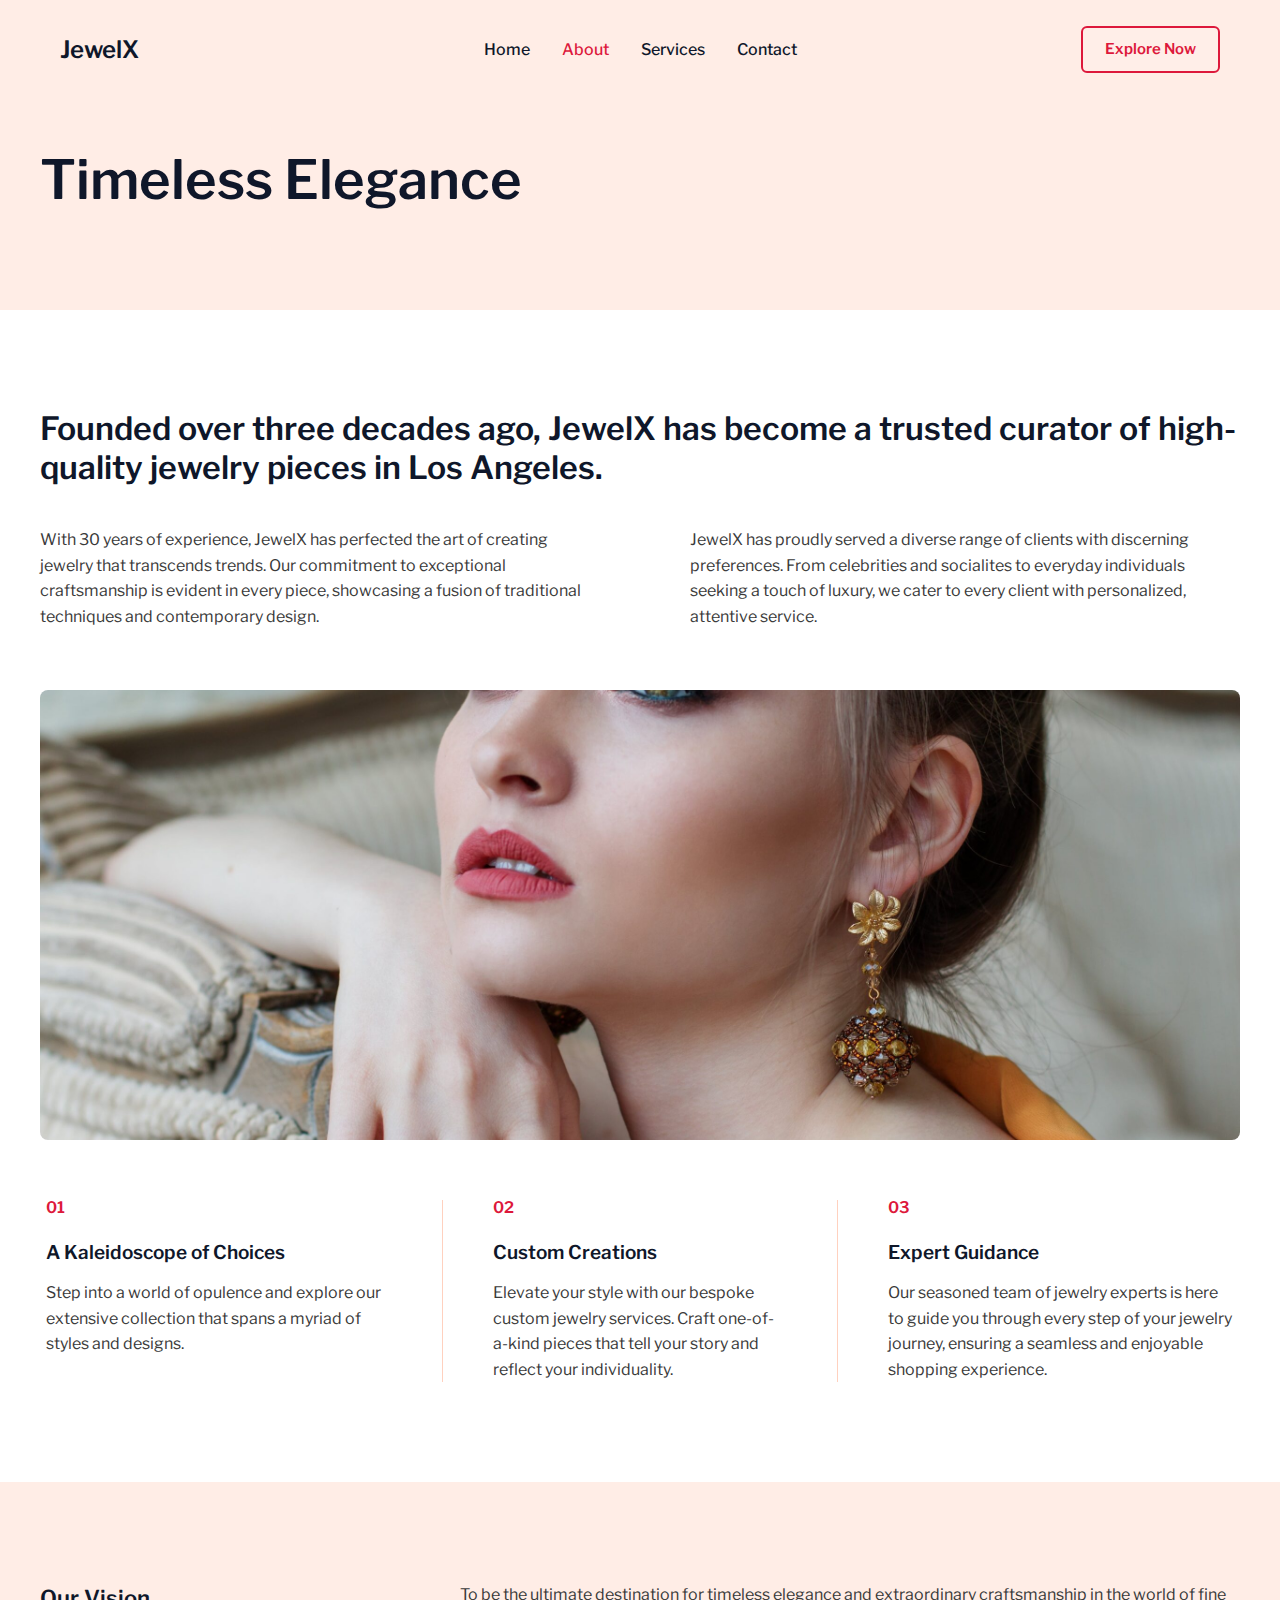
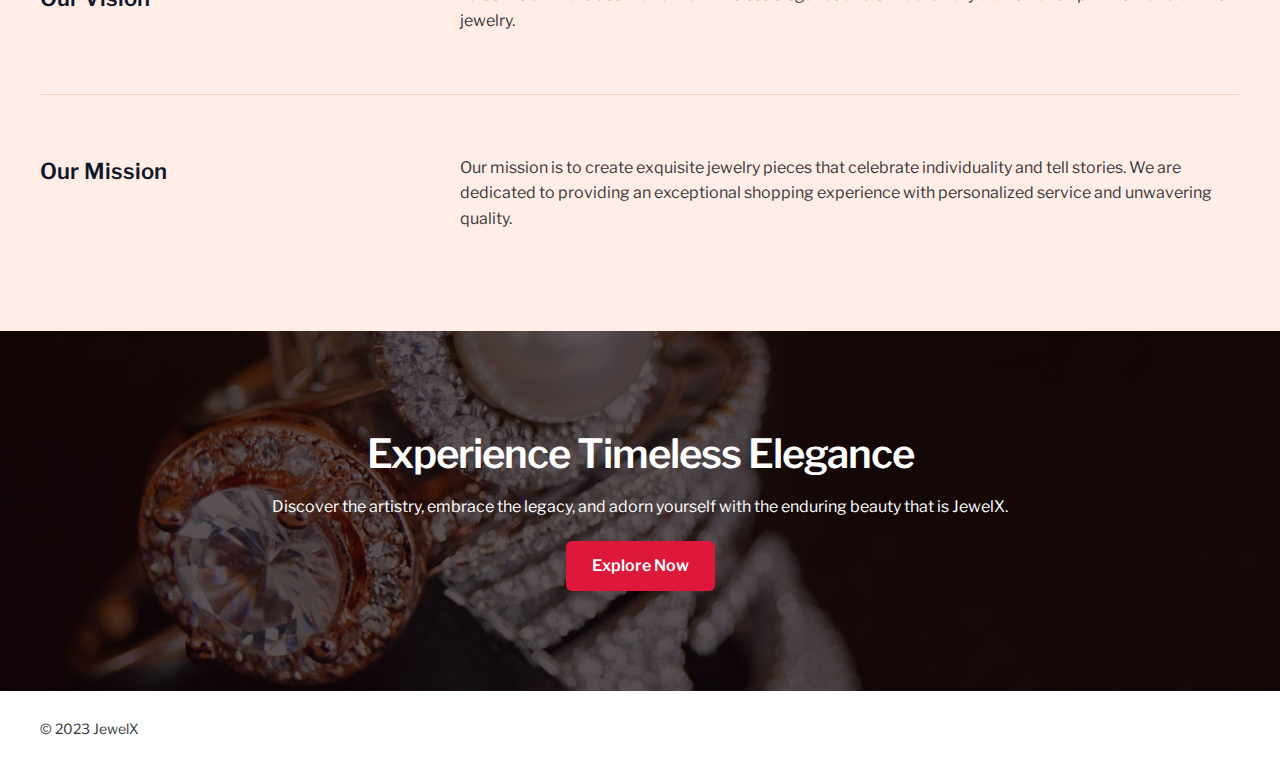
<file: about/index.html>
<!DOCTYPE html>
<html lang="en-US">
<head>
<meta charset="UTF-8">
<meta name="viewport" content="width=device-width, initial-scale=1">
	 <link rel="profile" href="https://gmpg.org/xfn/11"> 
	 <title>About &#8211; JewelX</title>
<meta name="robots" content="noindex, nofollow">
<link rel="dns-prefetch" href="//fonts.googleapis.com">
<link rel="alternate" type="application/rss+xml" title="JewelX &raquo; Feed" href="./../feed/index.html">
<link rel="alternate" type="application/rss+xml" title="JewelX &raquo; Comments Feed" href="./../comments/feed/index.html">
<script>
window._wpemojiSettings = {"baseUrl":"https:\/\/s.w.org\/images\/core\/emoji\/14.0.0\/72x72\/","ext":".png","svgUrl":"https:\/\/s.w.org\/images\/core\/emoji\/14.0.0\/svg\/","svgExt":".svg","source":{"concatemoji":".\/\/wp-includes\/js\/wp-emoji-release.min.js?ver=6.4.2"}};
/*! This file is auto-generated */
!function(i,n){var o,s,e;function c(e){try{var t={supportTests:e,timestamp:(new Date).valueOf()};sessionStorage.setItem(o,JSON.stringify(t))}catch(e){}}function p(e,t,n){e.clearRect(0,0,e.canvas.width,e.canvas.height),e.fillText(t,0,0);var t=new Uint32Array(e.getImageData(0,0,e.canvas.width,e.canvas.height).data),r=(e.clearRect(0,0,e.canvas.width,e.canvas.height),e.fillText(n,0,0),new Uint32Array(e.getImageData(0,0,e.canvas.width,e.canvas.height).data));return t.every(function(e,t){return e===r[t]})}function u(e,t,n){switch(t){case"flag":return n(e,"🏳️‍⚧️","🏳️​⚧️")?!1:!n(e,"🇺🇳","🇺​🇳")&&!n(e,"🏴󠁧󠁢󠁥󠁮󠁧󠁿","🏴​󠁧​󠁢​󠁥​󠁮​󠁧​󠁿");case"emoji":return!n(e,"🫱🏻‍🫲🏿","🫱🏻​🫲🏿")}return!1}function f(e,t,n){var r="undefined"!=typeof WorkerGlobalScope&&self instanceof WorkerGlobalScope?new OffscreenCanvas(300,150):i.createElement("canvas"),a=r.getContext("2d",{willReadFrequently:!0}),o=(a.textBaseline="top",a.font="600 32px Arial",{});return e.forEach(function(e){o[e]=t(a,e,n)}),o}function t(e){var t=i.createElement("script");t.src=e,t.defer=!0,i.head.appendChild(t)}"undefined"!=typeof Promise&&(o="wpEmojiSettingsSupports",s=["flag","emoji"],n.supports={everything:!0,everythingExceptFlag:!0},e=new Promise(function(e){i.addEventListener("DOMContentLoaded",e,{once:!0})}),new Promise(function(t){var n=function(){try{var e=JSON.parse(sessionStorage.getItem(o));if("object"==typeof e&&"number"==typeof e.timestamp&&(new Date).valueOf()<e.timestamp+604800&&"object"==typeof e.supportTests)return e.supportTests}catch(e){}return null}();if(!n){if("undefined"!=typeof Worker&&"undefined"!=typeof OffscreenCanvas&&"undefined"!=typeof URL&&URL.createObjectURL&&"undefined"!=typeof Blob)try{var e="postMessage("+f.toString()+"("+[JSON.stringify(s),u.toString(),p.toString()].join(",")+"));",r=new Blob([e],{type:"text/javascript"}),a=new Worker(URL.createObjectURL(r),{name:"wpTestEmojiSupports"});return void(a.onmessage=function(e){c(n=e.data),a.terminate(),t(n)})}catch(e){}c(n=f(s,u,p))}t(n)}).then(function(e){for(var t in e)n.supports[t]=e[t],n.supports.everything=n.supports.everything&&n.supports[t],"flag"!==t&&(n.supports.everythingExceptFlag=n.supports.everythingExceptFlag&&n.supports[t]);n.supports.everythingExceptFlag=n.supports.everythingExceptFlag&&!n.supports.flag,n.DOMReady=!1,n.readyCallback=function(){n.DOMReady=!0}}).then(function(){return e}).then(function(){var e;n.supports.everything||(n.readyCallback(),(e=n.source||{}).concatemoji?t(e.concatemoji):e.wpemoji&&e.twemoji&&(t(e.twemoji),t(e.wpemoji)))}))}((window,document),window._wpemojiSettings);
</script>
<link rel="stylesheet" id="astra-theme-css-css" href="./../wp-content/themes/astra/assets/css/minified/main.min.css?ver=4.5.2" media="all">
<style id="astra-theme-css-inline-css">:root{--ast-container-default-xlg-padding:3em;--ast-container-default-lg-padding:3em;--ast-container-default-slg-padding:2em;--ast-container-default-md-padding:3em;--ast-container-default-sm-padding:3em;--ast-container-default-xs-padding:2.4em;--ast-container-default-xxs-padding:1.8em;--ast-code-block-background:#ECEFF3;--ast-comment-inputs-background:#F9FAFB;}html{font-size:100%;}a{color:var(--ast-global-color-0);}a:hover,a:focus{color:var(--ast-global-color-1);}body,button,input,select,textarea,.ast-button,.ast-custom-button{font-family:'Libre Franklin',sans-serif;font-weight:400;font-size:16px;font-size:1rem;line-height:1.6em;letter-spacing:0;}blockquote{color:var(--ast-global-color-3);}h1,.entry-content h1,h2,.entry-content h2,h3,.entry-content h3,h4,.entry-content h4,h5,.entry-content h5,h6,.entry-content h6,.site-title,.site-title a{font-family:'Libre Franklin',sans-serif;font-weight:600;}.ast-site-identity .site-title a{color:var(--ast-global-color-5);}.site-title{font-size:24px;font-size:1.5rem;display:block;}header .custom-logo-link img{max-width:30px;}.astra-logo-svg{width:30px;}.site-header .site-description{font-size:15px;font-size:0.9375rem;display:none;}.entry-title{font-size:30px;font-size:1.875rem;}h1,.entry-content h1{font-size:54px;font-size:3.375rem;font-weight:600;font-family:'Libre Franklin',sans-serif;line-height:1.12em;}h2,.entry-content h2{font-size:40px;font-size:2.5rem;font-weight:600;font-family:'Libre Franklin',sans-serif;line-height:1.16em;letter-spacing:-1px;}h3,.entry-content h3{font-size:32px;font-size:2rem;font-weight:600;font-family:'Libre Franklin',sans-serif;line-height:1.2em;letter-spacing:0;}h4,.entry-content h4{font-size:22px;font-size:1.375rem;line-height:1.5em;font-weight:600;font-family:'Libre Franklin',sans-serif;letter-spacing:0;}h5,.entry-content h5{font-size:19px;font-size:1.1875rem;line-height:1.33em;font-weight:600;font-family:'Libre Franklin',sans-serif;letter-spacing:0;}h6,.entry-content h6{font-size:16px;font-size:1rem;line-height:1em;font-weight:600;font-family:'Libre Franklin',sans-serif;text-transform:uppercase;letter-spacing:0;}::selection{background-color:var(--ast-global-color-0);color:#ffffff;}body,h1,.entry-title a,.entry-content h1,h2,.entry-content h2,h3,.entry-content h3,h4,.entry-content h4,h5,.entry-content h5,h6,.entry-content h6{color:var(--ast-global-color-3);}.tagcloud a:hover,.tagcloud a:focus,.tagcloud a.current-item{color:#ffffff;border-color:var(--ast-global-color-0);background-color:var(--ast-global-color-0);}input:focus,input[type="text"]:focus,input[type="email"]:focus,input[type="url"]:focus,input[type="password"]:focus,input[type="reset"]:focus,input[type="search"]:focus,textarea:focus{border-color:var(--ast-global-color-0);}input[type="radio"]:checked,input[type=reset],input[type="checkbox"]:checked,input[type="checkbox"]:hover:checked,input[type="checkbox"]:focus:checked,input[type=range]::-webkit-slider-thumb{border-color:var(--ast-global-color-0);background-color:var(--ast-global-color-0);box-shadow:none;}.site-footer a:hover + .post-count,.site-footer a:focus + .post-count{background:var(--ast-global-color-0);border-color:var(--ast-global-color-0);}.single .nav-links .nav-previous,.single .nav-links .nav-next{color:var(--ast-global-color-0);}.entry-meta,.entry-meta *{line-height:1.45;color:var(--ast-global-color-0);}.entry-meta a:hover,.entry-meta a:hover *,.entry-meta a:focus,.entry-meta a:focus *,.page-links > .page-link,.page-links .page-link:hover,.post-navigation a:hover{color:var(--ast-global-color-1);}#cat option,.secondary .calendar_wrap thead a,.secondary .calendar_wrap thead a:visited{color:var(--ast-global-color-0);}.secondary .calendar_wrap #today,.ast-progress-val span{background:var(--ast-global-color-0);}.secondary a:hover + .post-count,.secondary a:focus + .post-count{background:var(--ast-global-color-0);border-color:var(--ast-global-color-0);}.calendar_wrap #today > a{color:#ffffff;}.page-links .page-link,.single .post-navigation a{color:var(--ast-global-color-0);}.ast-search-menu-icon .search-form button.search-submit{padding:0 4px;}.ast-search-menu-icon form.search-form{padding-right:0;}.ast-search-menu-icon.slide-search input.search-field{width:0;}.ast-header-search .ast-search-menu-icon.ast-dropdown-active .search-form,.ast-header-search .ast-search-menu-icon.ast-dropdown-active .search-field:focus{border-color:var(--ast-global-color-0);transition:all 0.2s;}.search-form input.search-field:focus{outline:none;}.ast-archive-title{color:var(--ast-global-color-2);}.widget-title,.widget .wp-block-heading{font-size:22px;font-size:1.375rem;color:var(--ast-global-color-2);}.ast-single-post .entry-content a,.ast-comment-content a:not(.ast-comment-edit-reply-wrap a){text-decoration:underline;}.ast-single-post .wp-block-button .wp-block-button__link,.ast-single-post .elementor-button-wrapper .elementor-button,.ast-single-post .entry-content .uagb-tab a,.ast-single-post .entry-content .uagb-ifb-cta a,.ast-single-post .entry-content .wp-block-uagb-buttons a,.ast-single-post .entry-content .uabb-module-content a,.ast-single-post .entry-content .uagb-post-grid a,.ast-single-post .entry-content .uagb-timeline a,.ast-single-post .entry-content .uagb-toc__wrap a,.ast-single-post .entry-content .uagb-taxomony-box a,.ast-single-post .entry-content .woocommerce a,.entry-content .wp-block-latest-posts > li > a,.ast-single-post .entry-content .wp-block-file__button,li.ast-post-filter-single,.ast-single-post .wp-block-buttons .wp-block-button.is-style-outline .wp-block-button__link{text-decoration:none;}a:focus-visible,.ast-menu-toggle:focus-visible,.site .skip-link:focus-visible,.wp-block-loginout input:focus-visible,.wp-block-search.wp-block-search__button-inside .wp-block-search__inside-wrapper,.ast-header-navigation-arrow:focus-visible,.woocommerce .wc-proceed-to-checkout > .checkout-button:focus-visible,.woocommerce .woocommerce-MyAccount-navigation ul li a:focus-visible,.ast-orders-table__row .ast-orders-table__cell:focus-visible,.woocommerce .woocommerce-order-details .order-again > .button:focus-visible,.woocommerce .woocommerce-message a.button.wc-forward:focus-visible,.woocommerce #minus_qty:focus-visible,.woocommerce #plus_qty:focus-visible,a#ast-apply-coupon:focus-visible,.woocommerce .woocommerce-info a:focus-visible,.woocommerce .astra-shop-summary-wrap a:focus-visible,.woocommerce a.wc-forward:focus-visible,#ast-apply-coupon:focus-visible,.woocommerce-js .woocommerce-mini-cart-item a.remove:focus-visible{outline-style:dotted;outline-color:inherit;outline-width:thin;}input:focus,input[type="text"]:focus,input[type="email"]:focus,input[type="url"]:focus,input[type="password"]:focus,input[type="reset"]:focus,input[type="number"]:focus,textarea:focus,.wp-block-search__input:focus,[data-section="section-header-mobile-trigger"] .ast-button-wrap .ast-mobile-menu-trigger-minimal:focus,.ast-mobile-popup-drawer.active .menu-toggle-close:focus,.woocommerce-ordering select.orderby:focus,#ast-scroll-top:focus,#coupon_code:focus,.woocommerce-page #comment:focus,.woocommerce #reviews #respond input#submit:focus,.woocommerce a.add_to_cart_button:focus,.woocommerce .button.single_add_to_cart_button:focus,.woocommerce .woocommerce-cart-form button:focus,.woocommerce .woocommerce-cart-form__cart-item .quantity .qty:focus,.woocommerce .woocommerce-billing-fields .woocommerce-billing-fields__field-wrapper .woocommerce-input-wrapper > .input-text:focus,.woocommerce #order_comments:focus,.woocommerce #place_order:focus,.woocommerce .woocommerce-address-fields .woocommerce-address-fields__field-wrapper .woocommerce-input-wrapper > .input-text:focus,.woocommerce .woocommerce-MyAccount-content form button:focus,.woocommerce .woocommerce-MyAccount-content .woocommerce-EditAccountForm .woocommerce-form-row .woocommerce-Input.input-text:focus,.woocommerce .ast-woocommerce-container .woocommerce-pagination ul.page-numbers li a:focus,body #content .woocommerce form .form-row .select2-container--default .select2-selection--single:focus,#ast-coupon-code:focus,.woocommerce.woocommerce-js .quantity input[type=number]:focus,.woocommerce-js .woocommerce-mini-cart-item .quantity input[type=number]:focus,.woocommerce p#ast-coupon-trigger:focus{border-style:dotted;border-color:inherit;border-width:thin;}input{outline:none;}.ast-logo-title-inline .site-logo-img{padding-right:1em;}body .ast-oembed-container *{position:absolute;top:0;width:100%;height:100%;left:0;}.ast-single-post-featured-section + article {margin-top: 2em;}.site-content .ast-single-post-featured-section img {width: 100%;overflow: hidden;object-fit: cover;}.ast-separate-container .site-content .ast-single-post-featured-section + article {margin-top: -80px;z-index: 9;position: relative;border-radius: 4px;}@media (min-width: 922px) {.ast-no-sidebar .site-content .ast-article-image-container--wide {margin-left: -120px;margin-right: -120px;max-width: unset;width: unset;}.ast-left-sidebar .site-content .ast-article-image-container--wide,.ast-right-sidebar .site-content .ast-article-image-container--wide {margin-left: -10px;margin-right: -10px;}.site-content .ast-article-image-container--full {margin-left: calc( -50vw + 50%);margin-right: calc( -50vw + 50%);max-width: 100vw;width: 100vw;}.ast-left-sidebar .site-content .ast-article-image-container--full,.ast-right-sidebar .site-content .ast-article-image-container--full {margin-left: -10px;margin-right: -10px;max-width: inherit;width: auto;}}@media (max-width:921px){#ast-desktop-header{display:none;}}@media (min-width:922px){#ast-mobile-header{display:none;}}.wp-block-buttons.aligncenter{justify-content:center;}@media (max-width:921px){.ast-theme-transparent-header #primary,.ast-theme-transparent-header #secondary{padding:0;}}@media (max-width:921px){.ast-plain-container.ast-no-sidebar #primary{padding:0;}}.ast-plain-container.ast-no-sidebar #primary{margin-top:0;margin-bottom:0;}.wp-block-button.is-style-outline .wp-block-button__link{border-color:var(--ast-global-color-0);}div.wp-block-button.is-style-outline > .wp-block-button__link:not(.has-text-color),div.wp-block-button.wp-block-button__link.is-style-outline:not(.has-text-color){color:var(--ast-global-color-0);}.wp-block-button.is-style-outline .wp-block-button__link:hover,.wp-block-buttons .wp-block-button.is-style-outline .wp-block-button__link:focus,.wp-block-buttons .wp-block-button.is-style-outline > .wp-block-button__link:not(.has-text-color):hover,.wp-block-buttons .wp-block-button.wp-block-button__link.is-style-outline:not(.has-text-color):hover{color:var(--ast-global-color-5);background-color:var(--ast-global-color-1);border-color:var(--ast-global-color-1);}.post-page-numbers.current .page-link,.ast-pagination .page-numbers.current{color:#ffffff;border-color:var(--ast-global-color-0);background-color:var(--ast-global-color-0);border-radius:2px;}.wp-block-button.is-style-outline .wp-block-button__link.wp-element-button,.ast-outline-button{border-color:var(--ast-global-color-0);font-family:inherit;font-weight:600;font-size:16px;font-size:1rem;line-height:1em;border-top-left-radius:6px;border-top-right-radius:6px;border-bottom-right-radius:6px;border-bottom-left-radius:6px;}.wp-block-buttons .wp-block-button.is-style-outline > .wp-block-button__link:not(.has-text-color),.wp-block-buttons .wp-block-button.wp-block-button__link.is-style-outline:not(.has-text-color),.ast-outline-button{color:var(--ast-global-color-0);}.wp-block-button.is-style-outline .wp-block-button__link:hover,.wp-block-buttons .wp-block-button.is-style-outline .wp-block-button__link:focus,.wp-block-buttons .wp-block-button.is-style-outline > .wp-block-button__link:not(.has-text-color):hover,.wp-block-buttons .wp-block-button.wp-block-button__link.is-style-outline:not(.has-text-color):hover,.ast-outline-button:hover,.ast-outline-button:focus{color:var(--ast-global-color-5);background-color:var(--ast-global-color-1);border-color:var(--ast-global-color-1);}.wp-block-button .wp-block-button__link.wp-element-button.is-style-outline:not(.has-background),.wp-block-button.is-style-outline>.wp-block-button__link.wp-element-button:not(.has-background){background-color:var(--ast-global-color-0);}@media (max-width:921px){.wp-block-button.is-style-outline .wp-block-button__link.wp-element-button,.ast-outline-button{font-size:16px;font-size:1rem;}}@media (max-width:544px){.wp-block-button.is-style-outline .wp-block-button__link.wp-element-button,.ast-outline-button{font-size:14px;font-size:0.875rem;}}.entry-content[ast-blocks-layout] > figure{margin-bottom:1em;}h1.widget-title{font-weight:600;}h2.widget-title{font-weight:600;}h3.widget-title{font-weight:600;}#page{display:flex;flex-direction:column;min-height:100vh;}.ast-404-layout-1 h1.page-title{color:var(--ast-global-color-2);}.single .post-navigation a{line-height:1em;height:inherit;}.error-404 .page-sub-title{font-size:1.5rem;font-weight:inherit;}.search .site-content .content-area .search-form{margin-bottom:0;}#page .site-content{flex-grow:1;}.widget{margin-bottom:1.25em;}#secondary li{line-height:1.5em;}#secondary .wp-block-group h2{margin-bottom:0.7em;}#secondary h2{font-size:1.7rem;}.ast-separate-container .ast-article-post,.ast-separate-container .ast-article-single,.ast-separate-container .ast-comment-list li.depth-1,.ast-separate-container .comment-respond{padding:3em;}.ast-separate-container .ast-article-single .ast-article-single{padding:0;}.ast-article-single .wp-block-post-template-is-layout-grid{padding-left:0;}.ast-separate-container .ast-comment-list li.depth-1,.hentry{margin-bottom:2em;}.ast-separate-container .ast-archive-description,.ast-separate-container .ast-author-box{border-bottom:1px solid var(--ast-border-color);}.ast-separate-container .comments-title{padding:2em 2em 0 2em;}.ast-page-builder-template .comment-form-textarea,.ast-comment-formwrap .ast-grid-common-col{padding:0;}.ast-comment-formwrap{padding:0;display:inline-flex;column-gap:20px;width:100%;margin-left:0;margin-right:0;}.comments-area textarea#comment:focus,.comments-area textarea#comment:active,.comments-area .ast-comment-formwrap input[type="text"]:focus,.comments-area .ast-comment-formwrap input[type="text"]:active {box-shadow:none;outline:none;}.archive.ast-page-builder-template .entry-header{margin-top:2em;}.ast-page-builder-template .ast-comment-formwrap{width:100%;}.entry-title{margin-bottom:0.5em;}.ast-archive-description p{font-size:inherit;font-weight:inherit;line-height:inherit;}@media (min-width:921px){.ast-left-sidebar.ast-page-builder-template #secondary,.archive.ast-right-sidebar.ast-page-builder-template .site-main{padding-left:20px;padding-right:20px;}}@media (max-width:544px){.ast-comment-formwrap.ast-row{column-gap:10px;display:inline-block;}#ast-commentform .ast-grid-common-col{position:relative;width:100%;}}@media (min-width:1201px){.ast-separate-container .ast-article-post,.ast-separate-container .ast-article-single,.ast-separate-container .ast-author-box,.ast-separate-container .ast-404-layout-1,.ast-separate-container .no-results{padding:3em;}}@media (max-width:921px){.ast-separate-container #primary,.ast-separate-container #secondary{padding:1.5em 0;}#primary,#secondary{padding:1.5em 0;margin:0;}.ast-left-sidebar #content > .ast-container{display:flex;flex-direction:column-reverse;width:100%;}}@media (min-width:922px){.ast-separate-container.ast-right-sidebar #primary,.ast-separate-container.ast-left-sidebar #primary{border:0;}.search-no-results.ast-separate-container #primary{margin-bottom:4em;}}.wp-block-button .wp-block-button__link{color:var(--ast-global-color-5);}.wp-block-button .wp-block-button__link:hover,.wp-block-button .wp-block-button__link:focus{color:var(--ast-global-color-5);background-color:var(--ast-global-color-1);border-color:var(--ast-global-color-1);}.elementor-widget-heading h1.elementor-heading-title{line-height:1.12em;}.elementor-widget-heading h2.elementor-heading-title{line-height:1.16em;}.elementor-widget-heading h3.elementor-heading-title{line-height:1.2em;}.elementor-widget-heading h4.elementor-heading-title{line-height:1.5em;}.elementor-widget-heading h5.elementor-heading-title{line-height:1.33em;}.elementor-widget-heading h6.elementor-heading-title{line-height:1em;}.wp-block-button .wp-block-button__link,.wp-block-search .wp-block-search__button,body .wp-block-file .wp-block-file__button{border-style:solid;border-top-width:0px;border-right-width:0px;border-left-width:0px;border-bottom-width:0px;border-color:var(--ast-global-color-0);background-color:var(--ast-global-color-0);color:var(--ast-global-color-5);font-family:inherit;font-weight:600;line-height:1em;font-size:16px;font-size:1rem;border-top-left-radius:6px;border-top-right-radius:6px;border-bottom-right-radius:6px;border-bottom-left-radius:6px;padding-top:17px;padding-right:26px;padding-bottom:17px;padding-left:26px;}@media (max-width:921px){.wp-block-button .wp-block-button__link,.wp-block-search .wp-block-search__button,body .wp-block-file .wp-block-file__button{font-size:16px;font-size:1rem;padding-top:15px;padding-right:30px;padding-bottom:15px;padding-left:30px;}}@media (max-width:544px){.wp-block-button .wp-block-button__link,.wp-block-search .wp-block-search__button,body .wp-block-file .wp-block-file__button{font-size:14px;font-size:0.875rem;padding-top:14px;padding-right:26px;padding-bottom:14px;padding-left:26px;}}.menu-toggle,button,.ast-button,.ast-custom-button,.button,input#submit,input[type="button"],input[type="submit"],input[type="reset"],form[CLASS*="wp-block-search__"].wp-block-search .wp-block-search__inside-wrapper .wp-block-search__button,body .wp-block-file .wp-block-file__button,.search .search-submit,.woocommerce-js a.button,.woocommerce button.button,.woocommerce .woocommerce-message a.button,.woocommerce #respond input#submit.alt,.woocommerce input.button.alt,.woocommerce input.button,.woocommerce input.button:disabled,.woocommerce input.button:disabled[disabled],.woocommerce input.button:disabled:hover,.woocommerce input.button:disabled[disabled]:hover,.woocommerce #respond input#submit,.woocommerce button.button.alt.disabled,.wc-block-grid__products .wc-block-grid__product .wp-block-button__link,.wc-block-grid__product-onsale,[CLASS*="wc-block"] button,.woocommerce-js .astra-cart-drawer .astra-cart-drawer-content .woocommerce-mini-cart__buttons .button:not(.checkout):not(.ast-continue-shopping),.woocommerce-js .astra-cart-drawer .astra-cart-drawer-content .woocommerce-mini-cart__buttons a.checkout,.woocommerce button.button.alt.disabled.wc-variation-selection-needed{border-style:solid;border-top-width:0px;border-right-width:0px;border-left-width:0px;border-bottom-width:0px;color:var(--ast-global-color-5);border-color:var(--ast-global-color-0);background-color:var(--ast-global-color-0);padding-top:17px;padding-right:26px;padding-bottom:17px;padding-left:26px;font-family:inherit;font-weight:600;font-size:16px;font-size:1rem;line-height:1em;border-top-left-radius:6px;border-top-right-radius:6px;border-bottom-right-radius:6px;border-bottom-left-radius:6px;}button:focus,.menu-toggle:hover,button:hover,.ast-button:hover,.ast-custom-button:hover .button:hover,.ast-custom-button:hover ,input[type=reset]:hover,input[type=reset]:focus,input#submit:hover,input#submit:focus,input[type="button"]:hover,input[type="button"]:focus,input[type="submit"]:hover,input[type="submit"]:focus,form[CLASS*="wp-block-search__"].wp-block-search .wp-block-search__inside-wrapper .wp-block-search__button:hover,form[CLASS*="wp-block-search__"].wp-block-search .wp-block-search__inside-wrapper .wp-block-search__button:focus,body .wp-block-file .wp-block-file__button:hover,body .wp-block-file .wp-block-file__button:focus,.woocommerce-js a.button:hover,.woocommerce button.button:hover,.woocommerce .woocommerce-message a.button:hover,.woocommerce #respond input#submit:hover,.woocommerce #respond input#submit.alt:hover,.woocommerce input.button.alt:hover,.woocommerce input.button:hover,.woocommerce button.button.alt.disabled:hover,.wc-block-grid__products .wc-block-grid__product .wp-block-button__link:hover,[CLASS*="wc-block"] button:hover,.woocommerce-js .astra-cart-drawer .astra-cart-drawer-content .woocommerce-mini-cart__buttons .button:not(.checkout):not(.ast-continue-shopping):hover,.woocommerce-js .astra-cart-drawer .astra-cart-drawer-content .woocommerce-mini-cart__buttons a.checkout:hover,.woocommerce button.button.alt.disabled.wc-variation-selection-needed:hover{color:var(--ast-global-color-5);background-color:var(--ast-global-color-1);border-color:var(--ast-global-color-1);}form[CLASS*="wp-block-search__"].wp-block-search .wp-block-search__inside-wrapper .wp-block-search__button.has-icon{padding-top:calc(17px - 3px);padding-right:calc(26px - 3px);padding-bottom:calc(17px - 3px);padding-left:calc(26px - 3px);}@media (max-width:921px){.menu-toggle,button,.ast-button,.ast-custom-button,.button,input#submit,input[type="button"],input[type="submit"],input[type="reset"],form[CLASS*="wp-block-search__"].wp-block-search .wp-block-search__inside-wrapper .wp-block-search__button,body .wp-block-file .wp-block-file__button,.search .search-submit,.woocommerce-js a.button,.woocommerce button.button,.woocommerce .woocommerce-message a.button,.woocommerce #respond input#submit.alt,.woocommerce input.button.alt,.woocommerce input.button,.woocommerce input.button:disabled,.woocommerce input.button:disabled[disabled],.woocommerce input.button:disabled:hover,.woocommerce input.button:disabled[disabled]:hover,.woocommerce #respond input#submit,.woocommerce button.button.alt.disabled,.wc-block-grid__products .wc-block-grid__product .wp-block-button__link,.wc-block-grid__product-onsale,[CLASS*="wc-block"] button,.woocommerce-js .astra-cart-drawer .astra-cart-drawer-content .woocommerce-mini-cart__buttons .button:not(.checkout):not(.ast-continue-shopping),.woocommerce-js .astra-cart-drawer .astra-cart-drawer-content .woocommerce-mini-cart__buttons a.checkout,.woocommerce button.button.alt.disabled.wc-variation-selection-needed{padding-top:15px;padding-right:30px;padding-bottom:15px;padding-left:30px;font-size:16px;font-size:1rem;}}@media (max-width:544px){.menu-toggle,button,.ast-button,.ast-custom-button,.button,input#submit,input[type="button"],input[type="submit"],input[type="reset"],form[CLASS*="wp-block-search__"].wp-block-search .wp-block-search__inside-wrapper .wp-block-search__button,body .wp-block-file .wp-block-file__button,.search .search-submit,.woocommerce-js a.button,.woocommerce button.button,.woocommerce .woocommerce-message a.button,.woocommerce #respond input#submit.alt,.woocommerce input.button.alt,.woocommerce input.button,.woocommerce input.button:disabled,.woocommerce input.button:disabled[disabled],.woocommerce input.button:disabled:hover,.woocommerce input.button:disabled[disabled]:hover,.woocommerce #respond input#submit,.woocommerce button.button.alt.disabled,.wc-block-grid__products .wc-block-grid__product .wp-block-button__link,.wc-block-grid__product-onsale,[CLASS*="wc-block"] button,.woocommerce-js .astra-cart-drawer .astra-cart-drawer-content .woocommerce-mini-cart__buttons .button:not(.checkout):not(.ast-continue-shopping),.woocommerce-js .astra-cart-drawer .astra-cart-drawer-content .woocommerce-mini-cart__buttons a.checkout,.woocommerce button.button.alt.disabled.wc-variation-selection-needed{padding-top:14px;padding-right:26px;padding-bottom:14px;padding-left:26px;font-size:14px;font-size:0.875rem;}}@media (max-width:921px){.menu-toggle,button,.ast-button,.button,input#submit,input[type="button"],input[type="submit"],input[type="reset"]{font-size:16px;font-size:1rem;}.ast-mobile-header-stack .main-header-bar .ast-search-menu-icon{display:inline-block;}.ast-header-break-point.ast-header-custom-item-outside .ast-mobile-header-stack .main-header-bar .ast-search-icon{margin:0;}.ast-comment-avatar-wrap img{max-width:2.5em;}.ast-separate-container .ast-comment-list li.depth-1{padding:1.5em 2.14em;}.ast-separate-container .comment-respond{padding:2em 2.14em;}.ast-comment-meta{padding:0 1.8888em 1.3333em;}}@media (min-width:544px){.ast-container{max-width:100%;}}@media (max-width:544px){.ast-separate-container .ast-article-post,.ast-separate-container .ast-article-single,.ast-separate-container .comments-title,.ast-separate-container .ast-archive-description{padding:1.5em 1em;}.ast-separate-container #content .ast-container{padding-left:0.54em;padding-right:0.54em;}.ast-separate-container .ast-comment-list li.depth-1{padding:1.5em 1em;margin-bottom:1.5em;}.ast-separate-container .ast-comment-list .bypostauthor{padding:.5em;}.ast-search-menu-icon.ast-dropdown-active .search-field{width:170px;}.menu-toggle,button,.ast-button,.button,input#submit,input[type="button"],input[type="submit"],input[type="reset"]{font-size:14px;font-size:0.875rem;}}.ast-separate-container{background-color:var(--ast-global-color-4);;background-image:none;;}@media (max-width:921px){.widget-title{font-size:22px;font-size:1.375rem;}body,button,input,select,textarea,.ast-button,.ast-custom-button{font-size:16px;font-size:1rem;}#secondary,#secondary button,#secondary input,#secondary select,#secondary textarea{font-size:16px;font-size:1rem;}.site-title{font-size:24px;font-size:1.5rem;display:block;}.site-header .site-description{display:none;}.entry-title{font-size:30px;}h1,.entry-content h1{font-size:48px;}h2,.entry-content h2{font-size:36px;}h3,.entry-content h3{font-size:32px;}h4,.entry-content h4{font-size:20px;font-size:1.25rem;}h5,.entry-content h5{font-size:18px;font-size:1.125rem;}h6,.entry-content h6{font-size:16px;font-size:1rem;}.astra-logo-svg{width:32px;}.astra-logo-svg:not(.sticky-custom-logo .astra-logo-svg,.transparent-custom-logo .astra-logo-svg,.advanced-header-logo .astra-logo-svg){height:32px;}header .custom-logo-link img,.ast-header-break-point .site-logo-img .custom-mobile-logo-link img{max-width:32px;}body,.ast-separate-container{background-color:var(--ast-global-color-4);;background-image:none;;}}@media (max-width:544px){.widget-title{font-size:22px;font-size:1.375rem;}body,button,input,select,textarea,.ast-button,.ast-custom-button{font-size:16px;font-size:1rem;}#secondary,#secondary button,#secondary input,#secondary select,#secondary textarea{font-size:16px;font-size:1rem;}.site-title{font-size:22px;font-size:1.375rem;display:block;}.site-header .site-description{display:none;}.entry-title{font-size:30px;}h1,.entry-content h1{font-size:38px;}h2,.entry-content h2{font-size:32px;}h3,.entry-content h3{font-size:28px;}h4,.entry-content h4{font-size:20px;font-size:1.25rem;}h5,.entry-content h5{font-size:17px;font-size:1.0625rem;}h6,.entry-content h6{font-size:16px;font-size:1rem;}header .custom-logo-link img,.ast-header-break-point .site-branding img,.ast-header-break-point .custom-logo-link img{max-width:30px;}.astra-logo-svg{width:30px;}.astra-logo-svg:not(.sticky-custom-logo .astra-logo-svg,.transparent-custom-logo .astra-logo-svg,.advanced-header-logo .astra-logo-svg){height:30px;}.ast-header-break-point .site-logo-img .custom-mobile-logo-link img{max-width:30px;}body,.ast-separate-container{background-color:var(--ast-global-color-4);;background-image:none;;}}@media (max-width:544px){html{font-size:100%;}}@media (min-width:922px){.ast-container{max-width:1240px;}}@media (min-width:922px){.site-content .ast-container{display:flex;}}@media (max-width:921px){.site-content .ast-container{flex-direction:column;}}@media (min-width:922px){.main-header-menu .sub-menu .menu-item.ast-left-align-sub-menu:hover > .sub-menu,.main-header-menu .sub-menu .menu-item.ast-left-align-sub-menu.focus > .sub-menu{margin-left:-0px;}}.ast-theme-transparent-header [CLASS*="ast-header-button-"] .ast-custom-button{color:var(--ast-global-color-0);background:rgba(255,255,255,0.1);}.ast-theme-transparent-header [CLASS*="ast-header-button-"] .ast-custom-button:hover{color:var(--ast-global-color-5);background:var(--ast-global-color-1);}.ast-theme-transparent-header [data-section="section-header-mobile-trigger"] .ast-button-wrap .ast-mobile-menu-trigger-fill,.ast-theme-transparent-header [data-section="section-header-mobile-trigger"] .ast-button-wrap .ast-mobile-menu-trigger-minimal{border:none;}.entry-content li > p{margin-bottom:0;}blockquote,cite {font-style: initial;}.wp-block-file {display: flex;align-items: center;flex-wrap: wrap;justify-content: space-between;}.wp-block-pullquote {border: none;}.wp-block-pullquote blockquote::before {content: "\201D";font-family: "Helvetica",sans-serif;display: flex;transform: rotate( 180deg );font-size: 6rem;font-style: normal;line-height: 1;font-weight: bold;align-items: center;justify-content: center;}.has-text-align-right > blockquote::before {justify-content: flex-start;}.has-text-align-left > blockquote::before {justify-content: flex-end;}figure.wp-block-pullquote.is-style-solid-color blockquote {max-width: 100%;text-align: inherit;}html body {--wp--custom--ast-default-block-top-padding: 100px;--wp--custom--ast-default-block-right-padding: 80px;--wp--custom--ast-default-block-bottom-padding: 100px;--wp--custom--ast-default-block-left-padding: 80px;--wp--custom--ast-container-width: 1200px;--wp--custom--ast-content-width-size: 1200px;--wp--custom--ast-wide-width-size: calc(1200px + var(--wp--custom--ast-default-block-left-padding) + var(--wp--custom--ast-default-block-right-padding));}.ast-narrow-container {--wp--custom--ast-content-width-size: 750px;--wp--custom--ast-wide-width-size: 750px;}@media(max-width: 921px) {html body {--wp--custom--ast-default-block-top-padding: 50px;--wp--custom--ast-default-block-right-padding: 50px;--wp--custom--ast-default-block-bottom-padding: 50px;--wp--custom--ast-default-block-left-padding: 50px;}}@media(max-width: 544px) {html body {--wp--custom--ast-default-block-top-padding: 50px;--wp--custom--ast-default-block-right-padding: 30px;--wp--custom--ast-default-block-bottom-padding: 50px;--wp--custom--ast-default-block-left-padding: 30px;}}.entry-content > .wp-block-group,.entry-content > .wp-block-cover,.entry-content > .wp-block-columns {padding-top: var(--wp--custom--ast-default-block-top-padding);padding-right: var(--wp--custom--ast-default-block-right-padding);padding-bottom: var(--wp--custom--ast-default-block-bottom-padding);padding-left: var(--wp--custom--ast-default-block-left-padding);}.ast-plain-container.ast-no-sidebar .entry-content > .alignfull,.ast-page-builder-template .ast-no-sidebar .entry-content > .alignfull {margin-left: calc( -50vw + 50%);margin-right: calc( -50vw + 50%);max-width: 100vw;width: 100vw;}.ast-plain-container.ast-no-sidebar .entry-content .alignfull .alignfull,.ast-page-builder-template.ast-no-sidebar .entry-content .alignfull .alignfull,.ast-plain-container.ast-no-sidebar .entry-content .alignfull .alignwide,.ast-page-builder-template.ast-no-sidebar .entry-content .alignfull .alignwide,.ast-plain-container.ast-no-sidebar .entry-content .alignwide .alignfull,.ast-page-builder-template.ast-no-sidebar .entry-content .alignwide .alignfull,.ast-plain-container.ast-no-sidebar .entry-content .alignwide .alignwide,.ast-page-builder-template.ast-no-sidebar .entry-content .alignwide .alignwide,.ast-plain-container.ast-no-sidebar .entry-content .wp-block-column .alignfull,.ast-page-builder-template.ast-no-sidebar .entry-content .wp-block-column .alignfull,.ast-plain-container.ast-no-sidebar .entry-content .wp-block-column .alignwide,.ast-page-builder-template.ast-no-sidebar .entry-content .wp-block-column .alignwide {margin-left: auto;margin-right: auto;width: 100%;}[ast-blocks-layout] .wp-block-separator:not(.is-style-dots) {height: 0;}[ast-blocks-layout] .wp-block-separator {margin: 20px auto;}[ast-blocks-layout] .wp-block-separator:not(.is-style-wide):not(.is-style-dots) {max-width: 100px;}[ast-blocks-layout] .wp-block-separator.has-background {padding: 0;}.entry-content[ast-blocks-layout] > * {max-width: var(--wp--custom--ast-content-width-size);margin-left: auto;margin-right: auto;}.entry-content[ast-blocks-layout] > .alignwide {max-width: var(--wp--custom--ast-wide-width-size);}.entry-content[ast-blocks-layout] .alignfull {max-width: none;}.entry-content .wp-block-columns {margin-bottom: 0;}blockquote {margin: 1.5em;border: none;}.wp-block-quote:not(.has-text-align-right):not(.has-text-align-center) {border-left: 5px solid rgba(0,0,0,0.05);}.has-text-align-right > blockquote,blockquote.has-text-align-right {border-right: 5px solid rgba(0,0,0,0.05);}.has-text-align-left > blockquote,blockquote.has-text-align-left {border-left: 5px solid rgba(0,0,0,0.05);}.wp-block-site-tagline,.wp-block-latest-posts .read-more {margin-top: 15px;}.wp-block-loginout p label {display: block;}.wp-block-loginout p:not(.login-remember):not(.login-submit) input {width: 100%;}.wp-block-loginout input:focus {border-color: transparent;}.wp-block-loginout input:focus {outline: thin dotted;}.entry-content .wp-block-media-text .wp-block-media-text__content {padding: 0 0 0 8%;}.entry-content .wp-block-media-text.has-media-on-the-right .wp-block-media-text__content {padding: 0 8% 0 0;}.entry-content .wp-block-media-text.has-background .wp-block-media-text__content {padding: 8%;}.entry-content .wp-block-cover:not([class*="background-color"]) .wp-block-cover__inner-container,.entry-content .wp-block-cover:not([class*="background-color"]) .wp-block-cover-image-text,.entry-content .wp-block-cover:not([class*="background-color"]) .wp-block-cover-text,.entry-content .wp-block-cover-image:not([class*="background-color"]) .wp-block-cover__inner-container,.entry-content .wp-block-cover-image:not([class*="background-color"]) .wp-block-cover-image-text,.entry-content .wp-block-cover-image:not([class*="background-color"]) .wp-block-cover-text {color: var(--ast-global-color-5);}.wp-block-loginout .login-remember input {width: 1.1rem;height: 1.1rem;margin: 0 5px 4px 0;vertical-align: middle;}.wp-block-latest-posts > li > *:first-child,.wp-block-latest-posts:not(.is-grid) > li:first-child {margin-top: 0;}.wp-block-search__inside-wrapper .wp-block-search__input {padding: 0 10px;color: var(--ast-global-color-3);background: var(--ast-global-color-5);border-color: var(--ast-border-color);}.wp-block-latest-posts .read-more {margin-bottom: 1.5em;}.wp-block-search__no-button .wp-block-search__inside-wrapper .wp-block-search__input {padding-top: 5px;padding-bottom: 5px;}.wp-block-latest-posts .wp-block-latest-posts__post-date,.wp-block-latest-posts .wp-block-latest-posts__post-author {font-size: 1rem;}.wp-block-latest-posts > li > *,.wp-block-latest-posts:not(.is-grid) > li {margin-top: 12px;margin-bottom: 12px;}.ast-page-builder-template .entry-content[ast-blocks-layout] > *,.ast-page-builder-template .entry-content[ast-blocks-layout] > .alignfull > * {max-width: none;}.ast-page-builder-template .entry-content[ast-blocks-layout] > .alignwide > * {max-width: var(--wp--custom--ast-wide-width-size);}.ast-page-builder-template .entry-content[ast-blocks-layout] > .inherit-container-width > *,.ast-page-builder-template .entry-content[ast-blocks-layout] > * > *,.entry-content[ast-blocks-layout] > .wp-block-cover .wp-block-cover__inner-container {max-width: var(--wp--custom--ast-content-width-size);margin-left: auto;margin-right: auto;}.entry-content[ast-blocks-layout] .wp-block-cover:not(.alignleft):not(.alignright) {width: auto;}@media(max-width: 1200px) {.ast-separate-container .entry-content > .alignfull,.ast-separate-container .entry-content[ast-blocks-layout] > .alignwide,.ast-plain-container .entry-content[ast-blocks-layout] > .alignwide,.ast-plain-container .entry-content .alignfull {margin-left: calc(-1 * min(var(--ast-container-default-xlg-padding),20px)) ;margin-right: calc(-1 * min(var(--ast-container-default-xlg-padding),20px));}}@media(min-width: 1201px) {.ast-separate-container .entry-content > .alignfull {margin-left: calc(-1 * var(--ast-container-default-xlg-padding) );margin-right: calc(-1 * var(--ast-container-default-xlg-padding) );}.ast-separate-container .entry-content[ast-blocks-layout] > .alignwide,.ast-plain-container .entry-content[ast-blocks-layout] > .alignwide {margin-left: calc(-1 * var(--wp--custom--ast-default-block-left-padding) );margin-right: calc(-1 * var(--wp--custom--ast-default-block-right-padding) );}}@media(min-width: 921px) {.ast-separate-container .entry-content .wp-block-group.alignwide:not(.inherit-container-width) > :where(:not(.alignleft):not(.alignright)),.ast-plain-container .entry-content .wp-block-group.alignwide:not(.inherit-container-width) > :where(:not(.alignleft):not(.alignright)) {max-width: calc( var(--wp--custom--ast-content-width-size) + 80px );}.ast-plain-container.ast-right-sidebar .entry-content[ast-blocks-layout] .alignfull,.ast-plain-container.ast-left-sidebar .entry-content[ast-blocks-layout] .alignfull {margin-left: -60px;margin-right: -60px;}}@media(min-width: 544px) {.entry-content > .alignleft {margin-right: 20px;}.entry-content > .alignright {margin-left: 20px;}}@media (max-width:544px){.wp-block-columns .wp-block-column:not(:last-child){margin-bottom:20px;}.wp-block-latest-posts{margin:0;}}@media( max-width: 600px ) {.entry-content .wp-block-media-text .wp-block-media-text__content,.entry-content .wp-block-media-text.has-media-on-the-right .wp-block-media-text__content {padding: 8% 0 0;}.entry-content .wp-block-media-text.has-background .wp-block-media-text__content {padding: 8%;}}.ast-narrow-container .site-content .wp-block-uagb-image--align-full .wp-block-uagb-image__figure {max-width: 100%;margin-left: auto;margin-right: auto;}.entry-content ul,.entry-content ol {padding: revert;margin: revert;}:root .has-ast-global-color-0-color{color:var(--ast-global-color-0);}:root .has-ast-global-color-0-background-color{background-color:var(--ast-global-color-0);}:root .wp-block-button .has-ast-global-color-0-color{color:var(--ast-global-color-0);}:root .wp-block-button .has-ast-global-color-0-background-color{background-color:var(--ast-global-color-0);}:root .has-ast-global-color-1-color{color:var(--ast-global-color-1);}:root .has-ast-global-color-1-background-color{background-color:var(--ast-global-color-1);}:root .wp-block-button .has-ast-global-color-1-color{color:var(--ast-global-color-1);}:root .wp-block-button .has-ast-global-color-1-background-color{background-color:var(--ast-global-color-1);}:root .has-ast-global-color-2-color{color:var(--ast-global-color-2);}:root .has-ast-global-color-2-background-color{background-color:var(--ast-global-color-2);}:root .wp-block-button .has-ast-global-color-2-color{color:var(--ast-global-color-2);}:root .wp-block-button .has-ast-global-color-2-background-color{background-color:var(--ast-global-color-2);}:root .has-ast-global-color-3-color{color:var(--ast-global-color-3);}:root .has-ast-global-color-3-background-color{background-color:var(--ast-global-color-3);}:root .wp-block-button .has-ast-global-color-3-color{color:var(--ast-global-color-3);}:root .wp-block-button .has-ast-global-color-3-background-color{background-color:var(--ast-global-color-3);}:root .has-ast-global-color-4-color{color:var(--ast-global-color-4);}:root .has-ast-global-color-4-background-color{background-color:var(--ast-global-color-4);}:root .wp-block-button .has-ast-global-color-4-color{color:var(--ast-global-color-4);}:root .wp-block-button .has-ast-global-color-4-background-color{background-color:var(--ast-global-color-4);}:root .has-ast-global-color-5-color{color:var(--ast-global-color-5);}:root .has-ast-global-color-5-background-color{background-color:var(--ast-global-color-5);}:root .wp-block-button .has-ast-global-color-5-color{color:var(--ast-global-color-5);}:root .wp-block-button .has-ast-global-color-5-background-color{background-color:var(--ast-global-color-5);}:root .has-ast-global-color-6-color{color:var(--ast-global-color-6);}:root .has-ast-global-color-6-background-color{background-color:var(--ast-global-color-6);}:root .wp-block-button .has-ast-global-color-6-color{color:var(--ast-global-color-6);}:root .wp-block-button .has-ast-global-color-6-background-color{background-color:var(--ast-global-color-6);}:root .has-ast-global-color-7-color{color:var(--ast-global-color-7);}:root .has-ast-global-color-7-background-color{background-color:var(--ast-global-color-7);}:root .wp-block-button .has-ast-global-color-7-color{color:var(--ast-global-color-7);}:root .wp-block-button .has-ast-global-color-7-background-color{background-color:var(--ast-global-color-7);}:root .has-ast-global-color-8-color{color:var(--ast-global-color-8);}:root .has-ast-global-color-8-background-color{background-color:var(--ast-global-color-8);}:root .wp-block-button .has-ast-global-color-8-color{color:var(--ast-global-color-8);}:root .wp-block-button .has-ast-global-color-8-background-color{background-color:var(--ast-global-color-8);}:root{--ast-global-color-0:#DD183B;--ast-global-color-1:#CC1939;--ast-global-color-2:#0F172A;--ast-global-color-3:#3A3A3A;--ast-global-color-4:#FFEDE6;--ast-global-color-5:#FFFFFF;--ast-global-color-6:#FFD1BF;--ast-global-color-7:#140609;--ast-global-color-8:#222222;}:root {--ast-border-color : var(--ast-global-color-6);}.ast-single-entry-banner {-js-display: flex;display: flex;flex-direction: column;justify-content: center;text-align: center;position: relative;background: #eeeeee;}.ast-single-entry-banner[data-banner-layout="layout-1"] {max-width: 1200px;background: inherit;padding: 20px 0;}.ast-single-entry-banner[data-banner-width-type="custom"] {margin: 0 auto;width: 100%;}.ast-single-entry-banner + .site-content .entry-header {margin-bottom: 0;}header.entry-header .entry-title{font-weight:600;font-size:32px;font-size:2rem;}header.entry-header > *:not(:last-child){margin-bottom:10px;}.ast-archive-entry-banner {-js-display: flex;display: flex;flex-direction: column;justify-content: center;text-align: center;position: relative;background: #eeeeee;}.ast-archive-entry-banner[data-banner-width-type="custom"] {margin: 0 auto;width: 100%;}.ast-archive-entry-banner[data-banner-layout="layout-1"] {background: inherit;padding: 20px 0;text-align: left;}body.archive .ast-archive-description{max-width:1200px;width:100%;text-align:left;padding-top:3em;padding-right:3em;padding-bottom:3em;padding-left:3em;}body.archive .ast-archive-description .ast-archive-title,body.archive .ast-archive-description .ast-archive-title *{font-weight:600;font-size:32px;font-size:2rem;}body.archive .ast-archive-description > *:not(:last-child){margin-bottom:10px;}@media (max-width:921px){body.archive .ast-archive-description{text-align:left;}}@media (max-width:544px){body.archive .ast-archive-description{text-align:left;}}.ast-theme-transparent-header #masthead .site-logo-img .transparent-custom-logo .astra-logo-svg{width:150px;}.ast-theme-transparent-header #masthead .site-logo-img .transparent-custom-logo img{ max-width:150px;}@media (max-width:921px){.ast-theme-transparent-header #masthead .site-logo-img .transparent-custom-logo .astra-logo-svg{width:120px;}.ast-theme-transparent-header #masthead .site-logo-img .transparent-custom-logo img{ max-width:120px;}}@media (max-width:543px){.ast-theme-transparent-header #masthead .site-logo-img .transparent-custom-logo .astra-logo-svg{width:100px;}.ast-theme-transparent-header #masthead .site-logo-img .transparent-custom-logo img{ max-width:100px;}}@media (min-width:921px){.ast-theme-transparent-header #masthead{position:absolute;left:0;right:0;}.ast-theme-transparent-header .main-header-bar,.ast-theme-transparent-header.ast-header-break-point .main-header-bar{background:none;}body.elementor-editor-active.ast-theme-transparent-header #masthead,.fl-builder-edit .ast-theme-transparent-header #masthead,body.vc_editor.ast-theme-transparent-header #masthead,body.brz-ed.ast-theme-transparent-header #masthead{z-index:0;}.ast-header-break-point.ast-replace-site-logo-transparent.ast-theme-transparent-header .custom-mobile-logo-link{display:none;}.ast-header-break-point.ast-replace-site-logo-transparent.ast-theme-transparent-header .transparent-custom-logo{display:inline-block;}.ast-theme-transparent-header .ast-above-header,.ast-theme-transparent-header .ast-above-header.ast-above-header-bar{background-image:none;background-color:transparent;}.ast-theme-transparent-header .ast-below-header{background-image:none;background-color:transparent;}}.ast-theme-transparent-header .site-title a,.ast-theme-transparent-header .site-title a:focus,.ast-theme-transparent-header .site-title a:hover,.ast-theme-transparent-header .site-title a:visited{color:var(--ast-global-color-2);}.ast-theme-transparent-header .site-header .site-description{color:var(--ast-global-color-2);}.ast-theme-transparent-header .ast-builder-menu .main-header-menu,.ast-theme-transparent-header .ast-builder-menu .main-header-menu .menu-link,.ast-theme-transparent-header [CLASS*="ast-builder-menu-"] .main-header-menu .menu-item > .menu-link,.ast-theme-transparent-header .ast-masthead-custom-menu-items,.ast-theme-transparent-header .ast-masthead-custom-menu-items a,.ast-theme-transparent-header .ast-builder-menu .main-header-menu .menu-item > .ast-menu-toggle,.ast-theme-transparent-header .ast-builder-menu .main-header-menu .menu-item > .ast-menu-toggle,.ast-theme-transparent-header .ast-above-header-navigation a,.ast-header-break-point.ast-theme-transparent-header .ast-above-header-navigation a,.ast-header-break-point.ast-theme-transparent-header .ast-above-header-navigation > ul.ast-above-header-menu > .menu-item-has-children:not(.current-menu-item) > .ast-menu-toggle,.ast-theme-transparent-header .ast-below-header-menu,.ast-theme-transparent-header .ast-below-header-menu a,.ast-header-break-point.ast-theme-transparent-header .ast-below-header-menu a,.ast-header-break-point.ast-theme-transparent-header .ast-below-header-menu,.ast-theme-transparent-header .main-header-menu .menu-link{color:var(--ast-global-color-2);}.ast-theme-transparent-header .ast-builder-menu .main-header-menu .menu-item:hover > .menu-link,.ast-theme-transparent-header .ast-builder-menu .main-header-menu .menu-item:hover > .ast-menu-toggle,.ast-theme-transparent-header .ast-builder-menu .main-header-menu .ast-masthead-custom-menu-items a:hover,.ast-theme-transparent-header .ast-builder-menu .main-header-menu .focus > .menu-link,.ast-theme-transparent-header .ast-builder-menu .main-header-menu .focus > .ast-menu-toggle,.ast-theme-transparent-header .ast-builder-menu .main-header-menu .current-menu-item > .menu-link,.ast-theme-transparent-header .ast-builder-menu .main-header-menu .current-menu-ancestor > .menu-link,.ast-theme-transparent-header .ast-builder-menu .main-header-menu .current-menu-item > .ast-menu-toggle,.ast-theme-transparent-header .ast-builder-menu .main-header-menu .current-menu-ancestor > .ast-menu-toggle,.ast-theme-transparent-header [CLASS*="ast-builder-menu-"] .main-header-menu .current-menu-item > .menu-link,.ast-theme-transparent-header [CLASS*="ast-builder-menu-"] .main-header-menu .current-menu-ancestor > .menu-link,.ast-theme-transparent-header [CLASS*="ast-builder-menu-"] .main-header-menu .current-menu-item > .ast-menu-toggle,.ast-theme-transparent-header [CLASS*="ast-builder-menu-"] .main-header-menu .current-menu-ancestor > .ast-menu-toggle,.ast-theme-transparent-header .main-header-menu .menu-item:hover > .menu-link,.ast-theme-transparent-header .main-header-menu .current-menu-item > .menu-link,.ast-theme-transparent-header .main-header-menu .current-menu-ancestor > .menu-link{color:var(--ast-global-color-0);}.ast-theme-transparent-header .ast-builder-menu .main-header-menu .menu-item .sub-menu .menu-link,.ast-theme-transparent-header .main-header-menu .menu-item .sub-menu .menu-link{background-color:transparent;}@media (max-width:921px){.ast-theme-transparent-header #masthead{position:absolute;left:0;right:0;}.ast-theme-transparent-header .main-header-bar,.ast-theme-transparent-header.ast-header-break-point .main-header-bar{background:none;}body.elementor-editor-active.ast-theme-transparent-header #masthead,.fl-builder-edit .ast-theme-transparent-header #masthead,body.vc_editor.ast-theme-transparent-header #masthead,body.brz-ed.ast-theme-transparent-header #masthead{z-index:0;}.ast-header-break-point.ast-replace-site-logo-transparent.ast-theme-transparent-header .custom-mobile-logo-link{display:none;}.ast-header-break-point.ast-replace-site-logo-transparent.ast-theme-transparent-header .transparent-custom-logo{display:inline-block;}.ast-theme-transparent-header .ast-above-header,.ast-theme-transparent-header .ast-above-header.ast-above-header-bar{background-image:none;background-color:transparent;}.ast-theme-transparent-header .ast-below-header{background-image:none;background-color:transparent;}}@media (max-width:921px){.ast-theme-transparent-header .ast-builder-menu .main-header-menu,.ast-theme-transparent-header .ast-builder-menu .main-header-menu .menu-link,.ast-theme-transparent-header [CLASS*="ast-builder-menu-"] .main-header-menu .menu-item > .menu-link,.ast-theme-transparent-header .ast-masthead-custom-menu-items,.ast-theme-transparent-header .ast-masthead-custom-menu-items a,.ast-theme-transparent-header .ast-builder-menu .main-header-menu .menu-item > .ast-menu-toggle,.ast-theme-transparent-header .ast-builder-menu .main-header-menu .menu-item > .ast-menu-toggle,.ast-theme-transparent-header .main-header-menu .menu-link{color:var(--ast-global-color-2);}.ast-theme-transparent-header .ast-builder-menu .main-header-menu .menu-item:hover > .menu-link,.ast-theme-transparent-header .ast-builder-menu .main-header-menu .menu-item:hover > .ast-menu-toggle,.ast-theme-transparent-header .ast-builder-menu .main-header-menu .ast-masthead-custom-menu-items a:hover,.ast-theme-transparent-header .ast-builder-menu .main-header-menu .focus > .menu-link,.ast-theme-transparent-header .ast-builder-menu .main-header-menu .focus > .ast-menu-toggle,.ast-theme-transparent-header .ast-builder-menu .main-header-menu .current-menu-item > .menu-link,.ast-theme-transparent-header .ast-builder-menu .main-header-menu .current-menu-ancestor > .menu-link,.ast-theme-transparent-header .ast-builder-menu .main-header-menu .current-menu-item > .ast-menu-toggle,.ast-theme-transparent-header .ast-builder-menu .main-header-menu .current-menu-ancestor > .ast-menu-toggle,.ast-theme-transparent-header [CLASS*="ast-builder-menu-"] .main-header-menu .current-menu-item > .menu-link,.ast-theme-transparent-header [CLASS*="ast-builder-menu-"] .main-header-menu .current-menu-ancestor > .menu-link,.ast-theme-transparent-header [CLASS*="ast-builder-menu-"] .main-header-menu .current-menu-item > .ast-menu-toggle,.ast-theme-transparent-header [CLASS*="ast-builder-menu-"] .main-header-menu .current-menu-ancestor > .ast-menu-toggle,.ast-theme-transparent-header .main-header-menu .menu-item:hover > .menu-link,.ast-theme-transparent-header .main-header-menu .current-menu-item > .menu-link,.ast-theme-transparent-header .main-header-menu .current-menu-ancestor > .menu-link{color:var(--ast-global-color-0);}}.ast-theme-transparent-header #ast-desktop-header > [CLASS*="-header-wrap"]:nth-last-child(2) > [CLASS*="-header-bar"],.ast-theme-transparent-header.ast-header-break-point #ast-mobile-header > [CLASS*="-header-wrap"]:nth-last-child(2) > [CLASS*="-header-bar"]{border-bottom-width:0;border-bottom-style:solid;}.ast-breadcrumbs .trail-browse,.ast-breadcrumbs .trail-items,.ast-breadcrumbs .trail-items li{display:inline-block;margin:0;padding:0;border:none;background:inherit;text-indent:0;text-decoration:none;}.ast-breadcrumbs .trail-browse{font-size:inherit;font-style:inherit;font-weight:inherit;color:inherit;}.ast-breadcrumbs .trail-items{list-style:none;}.trail-items li::after{padding:0 0.3em;content:"\00bb";}.trail-items li:last-of-type::after{display:none;}h1,.entry-content h1,h2,.entry-content h2,h3,.entry-content h3,h4,.entry-content h4,h5,.entry-content h5,h6,.entry-content h6{color:var(--ast-global-color-2);}.entry-title a{color:var(--ast-global-color-2);}@media (max-width:921px){.ast-builder-grid-row-container.ast-builder-grid-row-tablet-3-firstrow .ast-builder-grid-row > *:first-child,.ast-builder-grid-row-container.ast-builder-grid-row-tablet-3-lastrow .ast-builder-grid-row > *:last-child{grid-column:1 / -1;}}@media (max-width:544px){.ast-builder-grid-row-container.ast-builder-grid-row-mobile-3-firstrow .ast-builder-grid-row > *:first-child,.ast-builder-grid-row-container.ast-builder-grid-row-mobile-3-lastrow .ast-builder-grid-row > *:last-child{grid-column:1 / -1;}}.ast-builder-layout-element[data-section="title_tagline"]{display:flex;}@media (max-width:921px){.ast-header-break-point .ast-builder-layout-element[data-section="title_tagline"]{display:flex;}}@media (max-width:544px){.ast-header-break-point .ast-builder-layout-element[data-section="title_tagline"]{display:flex;}}[data-section*="section-hb-button-"] .menu-link{display:none;}.ast-header-button-1[data-section*="section-hb-button-"] .ast-builder-button-wrap .ast-custom-button{font-weight:600;font-size:15px;font-size:0.9375rem;}.ast-header-button-1 .ast-custom-button{color:var(--ast-global-color-0);background:rgba(15,23,41,0.03);border-color:var(--ast-global-color-0);border-top-width:2px;border-bottom-width:2px;border-left-width:2px;border-right-width:2px;border-top-left-radius:6px;border-top-right-radius:6px;border-bottom-right-radius:6px;border-bottom-left-radius:6px;}.ast-header-button-1 .ast-custom-button:hover{color:var(--ast-global-color-5);background:var(--ast-global-color-1);border-color:var(--ast-global-color-1);}.ast-header-button-1[data-section*="section-hb-button-"] .ast-builder-button-wrap .ast-custom-button{padding-top:14px;padding-bottom:14px;padding-left:22px;padding-right:22px;}.ast-header-button-1[data-section="section-hb-button-1"]{display:flex;}@media (max-width:921px){.ast-header-break-point .ast-header-button-1[data-section="section-hb-button-1"]{display:flex;}}@media (max-width:544px){.ast-header-break-point .ast-header-button-1[data-section="section-hb-button-1"]{display:flex;}}.ast-builder-menu-1{font-family:inherit;font-weight:500;}.ast-builder-menu-1 .menu-item > .menu-link{line-height:1em;font-size:16px;font-size:1rem;color:var(--ast-global-color-5);letter-spacing:0;}.ast-builder-menu-1 .menu-item > .ast-menu-toggle{color:var(--ast-global-color-5);}.ast-builder-menu-1 .menu-item:hover > .menu-link,.ast-builder-menu-1 .inline-on-mobile .menu-item:hover > .ast-menu-toggle{color:var(--ast-global-color-1);}.ast-builder-menu-1 .menu-item:hover > .ast-menu-toggle{color:var(--ast-global-color-1);}.ast-builder-menu-1 .menu-item.current-menu-item > .menu-link,.ast-builder-menu-1 .inline-on-mobile .menu-item.current-menu-item > .ast-menu-toggle,.ast-builder-menu-1 .current-menu-ancestor > .menu-link{color:var(--ast-global-color-1);}.ast-builder-menu-1 .menu-item.current-menu-item > .ast-menu-toggle{color:var(--ast-global-color-1);}.ast-builder-menu-1 .sub-menu,.ast-builder-menu-1 .inline-on-mobile .sub-menu{border-top-width:2px;border-bottom-width:0;border-right-width:0;border-left-width:0;border-color:var(--ast-global-color-0);border-style:solid;}.ast-builder-menu-1 .main-header-menu > .menu-item > .sub-menu,.ast-builder-menu-1 .main-header-menu > .menu-item > .astra-full-megamenu-wrapper{margin-top:0;}.ast-desktop .ast-builder-menu-1 .main-header-menu > .menu-item > .sub-menu:before,.ast-desktop .ast-builder-menu-1 .main-header-menu > .menu-item > .astra-full-megamenu-wrapper:before{height:calc( 0px + 5px );}.ast-desktop .ast-builder-menu-1 .menu-item .sub-menu .menu-link{border-style:none;}@media (max-width:921px){.ast-header-break-point .ast-builder-menu-1 .menu-item.menu-item-has-children > .ast-menu-toggle{top:0;}.ast-builder-menu-1 .inline-on-mobile .menu-item.menu-item-has-children > .ast-menu-toggle{right:-15px;}.ast-builder-menu-1 .menu-item-has-children > .menu-link:after{content:unset;}.ast-builder-menu-1 .main-header-menu > .menu-item > .sub-menu,.ast-builder-menu-1 .main-header-menu > .menu-item > .astra-full-megamenu-wrapper{margin-top:0;}}@media (max-width:544px){.ast-header-break-point .ast-builder-menu-1 .menu-item.menu-item-has-children > .ast-menu-toggle{top:0;}.ast-builder-menu-1 .main-header-menu > .menu-item > .sub-menu,.ast-builder-menu-1 .main-header-menu > .menu-item > .astra-full-megamenu-wrapper{margin-top:0;}}.ast-builder-menu-1{display:flex;}@media (max-width:921px){.ast-header-break-point .ast-builder-menu-1{display:flex;}}@media (max-width:544px){.ast-header-break-point .ast-builder-menu-1{display:flex;}}.ast-footer-copyright{text-align:left;}.ast-footer-copyright {color:var(--ast-global-color-3);}@media (max-width:921px){.ast-footer-copyright{text-align:left;}.ast-footer-copyright {margin-top:0px;margin-bottom:0px;margin-left:0px;margin-right:0px;}}@media (max-width:544px){.ast-footer-copyright{text-align:center;}}.ast-footer-copyright {font-size:14px;font-size:0.875rem;}.ast-footer-copyright.ast-builder-layout-element{display:flex;}@media (max-width:921px){.ast-header-break-point .ast-footer-copyright.ast-builder-layout-element{display:flex;}}@media (max-width:544px){.ast-header-break-point .ast-footer-copyright.ast-builder-layout-element{display:flex;}}.ast-social-stack-desktop .ast-builder-social-element,.ast-social-stack-tablet .ast-builder-social-element,.ast-social-stack-mobile .ast-builder-social-element {margin-top: 6px;margin-bottom: 6px;}.social-show-label-true .ast-builder-social-element {width: auto;padding: 0 0.4em;}[data-section^="section-fb-social-icons-"] .footer-social-inner-wrap {text-align: center;}.ast-footer-social-wrap {width: 100%;}.ast-footer-social-wrap .ast-builder-social-element:first-child {margin-left: 0;}.ast-footer-social-wrap .ast-builder-social-element:last-child {margin-right: 0;}.ast-header-social-wrap .ast-builder-social-element:first-child {margin-left: 0;}.ast-header-social-wrap .ast-builder-social-element:last-child {margin-right: 0;}.ast-builder-social-element {line-height: 1;color: #3a3a3a;background: transparent;vertical-align: middle;transition: all 0.01s;margin-left: 6px;margin-right: 6px;justify-content: center;align-items: center;}.ast-builder-social-element {line-height: 1;color: #3a3a3a;background: transparent;vertical-align: middle;transition: all 0.01s;margin-left: 6px;margin-right: 6px;justify-content: center;align-items: center;}.ast-builder-social-element .social-item-label {padding-left: 6px;}.ast-footer-social-1-wrap .ast-builder-social-element,.ast-footer-social-1-wrap .social-show-label-true .ast-builder-social-element{margin-left:10px;margin-right:10px;}.ast-footer-social-1-wrap .ast-builder-social-element svg{width:18px;height:18px;}.ast-footer-social-1-wrap .ast-social-color-type-custom svg{fill:var(--ast-global-color-3);}.ast-footer-social-1-wrap .ast-social-color-type-custom .ast-builder-social-element:hover{color:var(--ast-global-color-1);}.ast-footer-social-1-wrap .ast-social-color-type-custom .ast-builder-social-element:hover svg{fill:var(--ast-global-color-1);}.ast-footer-social-1-wrap .ast-social-color-type-custom .social-item-label{color:var(--ast-global-color-3);}.ast-footer-social-1-wrap .ast-builder-social-element:hover .social-item-label{color:var(--ast-global-color-1);}[data-section="section-fb-social-icons-1"] .footer-social-inner-wrap{text-align:right;}@media (max-width:921px){.ast-footer-social-1-wrap .ast-builder-social-element svg{width:18px;height:18px;}.ast-footer-social-1-wrap .ast-builder-social-element{margin-left:9px;margin-right:9px;}.ast-footer-social-1-wrap{margin-top:0px;margin-bottom:0px;margin-left:0px;margin-right:0px;}[data-section="section-fb-social-icons-1"] .footer-social-inner-wrap{text-align:right;}}@media (max-width:544px){.ast-footer-social-1-wrap{margin-top:0px;margin-bottom:0px;margin-left:0px;margin-right:0px;}[data-section="section-fb-social-icons-1"] .footer-social-inner-wrap{text-align:center;}}.ast-builder-layout-element[data-section="section-fb-social-icons-1"]{display:flex;}@media (max-width:921px){.ast-header-break-point .ast-builder-layout-element[data-section="section-fb-social-icons-1"]{display:flex;}}@media (max-width:544px){.ast-header-break-point .ast-builder-layout-element[data-section="section-fb-social-icons-1"]{display:flex;}}.site-primary-footer-wrap{padding-top:45px;padding-bottom:45px;}.site-primary-footer-wrap[data-section="section-primary-footer-builder"]{background-color:var(--ast-global-color-5);;background-image:none;;}.site-primary-footer-wrap[data-section="section-primary-footer-builder"] .ast-builder-grid-row{max-width:1200px;margin-left:auto;margin-right:auto;}.site-primary-footer-wrap[data-section="section-primary-footer-builder"] .ast-builder-grid-row,.site-primary-footer-wrap[data-section="section-primary-footer-builder"] .site-footer-section{align-items:center;}.site-primary-footer-wrap[data-section="section-primary-footer-builder"].ast-footer-row-inline .site-footer-section{display:flex;margin-bottom:0;}.ast-builder-grid-row-2-equal .ast-builder-grid-row{grid-template-columns:repeat( 2,1fr );}@media (max-width:921px){.site-primary-footer-wrap[data-section="section-primary-footer-builder"].ast-footer-row-tablet-inline .site-footer-section{display:flex;margin-bottom:0;}.site-primary-footer-wrap[data-section="section-primary-footer-builder"].ast-footer-row-tablet-stack .site-footer-section{display:block;margin-bottom:10px;}.ast-builder-grid-row-container.ast-builder-grid-row-tablet-2-equal .ast-builder-grid-row{grid-template-columns:repeat( 2,1fr );}}@media (max-width:544px){.site-primary-footer-wrap[data-section="section-primary-footer-builder"] .ast-builder-grid-row{grid-column-gap:10px;grid-row-gap:10px;}.site-primary-footer-wrap[data-section="section-primary-footer-builder"].ast-footer-row-mobile-inline .site-footer-section{display:flex;margin-bottom:0;}.site-primary-footer-wrap[data-section="section-primary-footer-builder"].ast-footer-row-mobile-stack .site-footer-section{display:block;margin-bottom:10px;}.ast-builder-grid-row-container.ast-builder-grid-row-mobile-full .ast-builder-grid-row{grid-template-columns:1fr;}}.site-primary-footer-wrap[data-section="section-primary-footer-builder"]{padding-top:25px;padding-bottom:25px;padding-left:40px;padding-right:40px;margin-top:0px;margin-bottom:0px;margin-left:0px;margin-right:0px;}@media (max-width:921px){.site-primary-footer-wrap[data-section="section-primary-footer-builder"]{padding-top:20px;padding-bottom:20px;padding-left:32px;padding-right:32px;margin-top:0px;margin-bottom:0px;margin-left:0px;margin-right:0px;}}@media (max-width:544px){.site-primary-footer-wrap[data-section="section-primary-footer-builder"]{padding-left:24px;padding-right:24px;margin-top:0px;margin-bottom:0px;margin-left:0px;margin-right:0px;}}.site-primary-footer-wrap[data-section="section-primary-footer-builder"]{display:grid;}@media (max-width:921px){.ast-header-break-point .site-primary-footer-wrap[data-section="section-primary-footer-builder"]{display:grid;}}@media (max-width:544px){.ast-header-break-point .site-primary-footer-wrap[data-section="section-primary-footer-builder"]{display:grid;}}.footer-widget-area.widget-area.site-footer-focus-item{width:auto;}.ast-header-break-point .main-header-bar{border-bottom-width:1px;}@media (min-width:922px){.main-header-bar{border-bottom-width:1px;}}.main-header-menu .menu-item, #astra-footer-menu .menu-item, .main-header-bar .ast-masthead-custom-menu-items{-js-display:flex;display:flex;-webkit-box-pack:center;-webkit-justify-content:center;-moz-box-pack:center;-ms-flex-pack:center;justify-content:center;-webkit-box-orient:vertical;-webkit-box-direction:normal;-webkit-flex-direction:column;-moz-box-orient:vertical;-moz-box-direction:normal;-ms-flex-direction:column;flex-direction:column;}.main-header-menu > .menu-item > .menu-link, #astra-footer-menu > .menu-item > .menu-link{height:100%;-webkit-box-align:center;-webkit-align-items:center;-moz-box-align:center;-ms-flex-align:center;align-items:center;-js-display:flex;display:flex;}.ast-header-break-point .main-navigation ul .menu-item .menu-link .icon-arrow:first-of-type svg{top:.2em;margin-top:0px;margin-left:0px;width:.65em;transform:translate(0, -2px) rotateZ(270deg);}.ast-mobile-popup-content .ast-submenu-expanded > .ast-menu-toggle{transform:rotateX(180deg);overflow-y:auto;}.ast-separate-container .blog-layout-1, .ast-separate-container .blog-layout-2, .ast-separate-container .blog-layout-3{background-color:transparent;background-image:none;}.ast-separate-container .ast-article-post{background-color:var(--ast-global-color-5);;background-image:none;;}@media (max-width:921px){.ast-separate-container .ast-article-post{background-color:var(--ast-global-color-5);;background-image:none;;}}@media (max-width:544px){.ast-separate-container .ast-article-post{background-color:var(--ast-global-color-5);;background-image:none;;}}.ast-separate-container .ast-article-single:not(.ast-related-post), .ast-separate-container .comments-area .comment-respond,.ast-separate-container .comments-area .ast-comment-list li, .woocommerce.ast-separate-container .ast-woocommerce-container, .ast-separate-container .error-404, .ast-separate-container .no-results, .single.ast-separate-container .site-main .ast-author-meta, .ast-separate-container .related-posts-title-wrapper,.ast-separate-container .comments-count-wrapper, .ast-box-layout.ast-plain-container .site-content,.ast-padded-layout.ast-plain-container .site-content, .ast-separate-container .comments-area .comments-title, .ast-separate-container .ast-archive-description{background-color:var(--ast-global-color-5);;background-image:none;;}@media (max-width:921px){.ast-separate-container .ast-article-single:not(.ast-related-post), .ast-separate-container .comments-area .comment-respond,.ast-separate-container .comments-area .ast-comment-list li, .woocommerce.ast-separate-container .ast-woocommerce-container, .ast-separate-container .error-404, .ast-separate-container .no-results, .single.ast-separate-container .site-main .ast-author-meta, .ast-separate-container .related-posts-title-wrapper,.ast-separate-container .comments-count-wrapper, .ast-box-layout.ast-plain-container .site-content,.ast-padded-layout.ast-plain-container .site-content, .ast-separate-container .comments-area .comments-title, .ast-separate-container .ast-archive-description{background-color:var(--ast-global-color-5);;background-image:none;;}}@media (max-width:544px){.ast-separate-container .ast-article-single:not(.ast-related-post), .ast-separate-container .comments-area .comment-respond,.ast-separate-container .comments-area .ast-comment-list li, .woocommerce.ast-separate-container .ast-woocommerce-container, .ast-separate-container .error-404, .ast-separate-container .no-results, .single.ast-separate-container .site-main .ast-author-meta, .ast-separate-container .related-posts-title-wrapper,.ast-separate-container .comments-count-wrapper, .ast-box-layout.ast-plain-container .site-content,.ast-padded-layout.ast-plain-container .site-content, .ast-separate-container .comments-area .comments-title, .ast-separate-container .ast-archive-description{background-color:var(--ast-global-color-5);;background-image:none;;}}.ast-separate-container.ast-two-container #secondary .widget{background-color:var(--ast-global-color-5);;background-image:none;;}@media (max-width:921px){.ast-separate-container.ast-two-container #secondary .widget{background-color:var(--ast-global-color-5);;background-image:none;;}}@media (max-width:544px){.ast-separate-container.ast-two-container #secondary .widget{background-color:var(--ast-global-color-5);;background-image:none;;}}.ast-plain-container, .ast-page-builder-template{background-color:var(--ast-global-color-5);;background-image:none;;}@media (max-width:921px){.ast-plain-container, .ast-page-builder-template{background-color:var(--ast-global-color-5);;background-image:none;;}}@media (max-width:544px){.ast-plain-container, .ast-page-builder-template{background-color:var(--ast-global-color-5);;background-image:none;;}}
		#ast-scroll-top {
			display: none;
			position: fixed;
			text-align: center;
			cursor: pointer;
			z-index: 99;
			width: 2.1em;
			height: 2.1em;
			line-height: 2.1;
			color: #ffffff;
			border-radius: 2px;
			content: "";
			outline: inherit;
		}
		@media (min-width: 769px) {
			#ast-scroll-top {
				content: "769";
			}
		}
		#ast-scroll-top .ast-icon.icon-arrow svg {
			margin-left: 0px;
			vertical-align: middle;
			transform: translate(0, -20%) rotate(180deg);
			width: 1.6em;
		}
		.ast-scroll-to-top-right {
			right: 30px;
			bottom: 30px;
		}
		.ast-scroll-to-top-left {
			left: 30px;
			bottom: 30px;
		}
	#ast-scroll-top{background-color:var(--ast-global-color-0);font-size:15px;font-size:0.9375rem;}@media (max-width:921px){#ast-scroll-top .ast-icon.icon-arrow svg{width:1em;}}.ast-mobile-header-content > *,.ast-desktop-header-content > * {padding: 10px 0;height: auto;}.ast-mobile-header-content > *:first-child,.ast-desktop-header-content > *:first-child {padding-top: 10px;}.ast-mobile-header-content > .ast-builder-menu,.ast-desktop-header-content > .ast-builder-menu {padding-top: 0;}.ast-mobile-header-content > *:last-child,.ast-desktop-header-content > *:last-child {padding-bottom: 0;}.ast-mobile-header-content .ast-search-menu-icon.ast-inline-search label,.ast-desktop-header-content .ast-search-menu-icon.ast-inline-search label {width: 100%;}.ast-desktop-header-content .main-header-bar-navigation .ast-submenu-expanded > .ast-menu-toggle::before {transform: rotateX(180deg);}#ast-desktop-header .ast-desktop-header-content,.ast-mobile-header-content .ast-search-icon,.ast-desktop-header-content .ast-search-icon,.ast-mobile-header-wrap .ast-mobile-header-content,.ast-main-header-nav-open.ast-popup-nav-open .ast-mobile-header-wrap .ast-mobile-header-content,.ast-main-header-nav-open.ast-popup-nav-open .ast-desktop-header-content {display: none;}.ast-main-header-nav-open.ast-header-break-point #ast-desktop-header .ast-desktop-header-content,.ast-main-header-nav-open.ast-header-break-point .ast-mobile-header-wrap .ast-mobile-header-content {display: block;}.ast-desktop .ast-desktop-header-content .astra-menu-animation-slide-up > .menu-item > .sub-menu,.ast-desktop .ast-desktop-header-content .astra-menu-animation-slide-up > .menu-item .menu-item > .sub-menu,.ast-desktop .ast-desktop-header-content .astra-menu-animation-slide-down > .menu-item > .sub-menu,.ast-desktop .ast-desktop-header-content .astra-menu-animation-slide-down > .menu-item .menu-item > .sub-menu,.ast-desktop .ast-desktop-header-content .astra-menu-animation-fade > .menu-item > .sub-menu,.ast-desktop .ast-desktop-header-content .astra-menu-animation-fade > .menu-item .menu-item > .sub-menu {opacity: 1;visibility: visible;}.ast-hfb-header.ast-default-menu-enable.ast-header-break-point .ast-mobile-header-wrap .ast-mobile-header-content .main-header-bar-navigation {width: unset;margin: unset;}.ast-mobile-header-content.content-align-flex-end .main-header-bar-navigation .menu-item-has-children > .ast-menu-toggle,.ast-desktop-header-content.content-align-flex-end .main-header-bar-navigation .menu-item-has-children > .ast-menu-toggle {left: calc( 20px - 0.907em);right: auto;}.ast-mobile-header-content .ast-search-menu-icon,.ast-mobile-header-content .ast-search-menu-icon.slide-search,.ast-desktop-header-content .ast-search-menu-icon,.ast-desktop-header-content .ast-search-menu-icon.slide-search {width: 100%;position: relative;display: block;right: auto;transform: none;}.ast-mobile-header-content .ast-search-menu-icon.slide-search .search-form,.ast-mobile-header-content .ast-search-menu-icon .search-form,.ast-desktop-header-content .ast-search-menu-icon.slide-search .search-form,.ast-desktop-header-content .ast-search-menu-icon .search-form {right: 0;visibility: visible;opacity: 1;position: relative;top: auto;transform: none;padding: 0;display: block;overflow: hidden;}.ast-mobile-header-content .ast-search-menu-icon.ast-inline-search .search-field,.ast-mobile-header-content .ast-search-menu-icon .search-field,.ast-desktop-header-content .ast-search-menu-icon.ast-inline-search .search-field,.ast-desktop-header-content .ast-search-menu-icon .search-field {width: 100%;padding-right: 5.5em;}.ast-mobile-header-content .ast-search-menu-icon .search-submit,.ast-desktop-header-content .ast-search-menu-icon .search-submit {display: block;position: absolute;height: 100%;top: 0;right: 0;padding: 0 1em;border-radius: 0;}.ast-hfb-header.ast-default-menu-enable.ast-header-break-point .ast-mobile-header-wrap .ast-mobile-header-content .main-header-bar-navigation ul .sub-menu .menu-link {padding-left: 30px;}.ast-hfb-header.ast-default-menu-enable.ast-header-break-point .ast-mobile-header-wrap .ast-mobile-header-content .main-header-bar-navigation .sub-menu .menu-item .menu-item .menu-link {padding-left: 40px;}.ast-mobile-popup-drawer.active .ast-mobile-popup-inner{background-color:#ffffff;;}.ast-mobile-header-wrap .ast-mobile-header-content, .ast-desktop-header-content{background-color:#ffffff;;}.ast-mobile-popup-content > *, .ast-mobile-header-content > *, .ast-desktop-popup-content > *, .ast-desktop-header-content > *{padding-top:0;padding-bottom:0;}.content-align-flex-start .ast-builder-layout-element{justify-content:flex-start;}.content-align-flex-start .main-header-menu{text-align:left;}.ast-mobile-popup-drawer.active .menu-toggle-close{color:#3a3a3a;}.ast-mobile-header-wrap .ast-primary-header-bar,.ast-primary-header-bar .site-primary-header-wrap{min-height:100px;}.ast-desktop .ast-primary-header-bar .main-header-menu > .menu-item{line-height:100px;}.ast-header-break-point #masthead .ast-mobile-header-wrap .ast-primary-header-bar,.ast-header-break-point #masthead .ast-mobile-header-wrap .ast-below-header-bar,.ast-header-break-point #masthead .ast-mobile-header-wrap .ast-above-header-bar{padding-left:20px;padding-right:20px;}.ast-header-break-point .ast-primary-header-bar{border-bottom-width:0;border-bottom-color:#eaeaea;border-bottom-style:solid;}@media (min-width:922px){.ast-primary-header-bar{border-bottom-width:0;border-bottom-color:#eaeaea;border-bottom-style:solid;}}.ast-primary-header-bar{background-color:var(--ast-global-color-2);;background-image:none;;}@media (max-width:921px){.ast-mobile-header-wrap .ast-primary-header-bar,.ast-primary-header-bar .site-primary-header-wrap{min-height:90px;}}@media (max-width:544px){.ast-mobile-header-wrap .ast-primary-header-bar ,.ast-primary-header-bar .site-primary-header-wrap{min-height:80px;}}.ast-desktop .ast-primary-header-bar.main-header-bar, .ast-header-break-point #masthead .ast-primary-header-bar.main-header-bar{padding-left:40px;padding-right:40px;}@media (max-width:921px){.ast-desktop .ast-primary-header-bar.main-header-bar, .ast-header-break-point #masthead .ast-primary-header-bar.main-header-bar{padding-left:32px;padding-right:32px;}}@media (max-width:544px){.ast-desktop .ast-primary-header-bar.main-header-bar, .ast-header-break-point #masthead .ast-primary-header-bar.main-header-bar{padding-left:24px;padding-right:24px;}}.ast-primary-header-bar{display:block;}@media (max-width:921px){.ast-header-break-point .ast-primary-header-bar{display:grid;}}@media (max-width:544px){.ast-header-break-point .ast-primary-header-bar{display:grid;}}[data-section="section-header-mobile-trigger"] .ast-button-wrap .ast-mobile-menu-trigger-fill{color:var(--ast-global-color-5);border:none;background:var(--ast-global-color-0);border-top-left-radius:2px;border-top-right-radius:2px;border-bottom-right-radius:2px;border-bottom-left-radius:2px;}@media (max-width:921px){[data-section="section-header-mobile-trigger"] .ast-button-wrap .ast-mobile-menu-trigger-fill{border-top-left-radius:4px;border-top-right-radius:4px;border-bottom-right-radius:4px;border-bottom-left-radius:4px;}}[data-section="section-header-mobile-trigger"] .ast-button-wrap .mobile-menu-toggle-icon .ast-mobile-svg{width:20px;height:20px;fill:var(--ast-global-color-5);}[data-section="section-header-mobile-trigger"] .ast-button-wrap .mobile-menu-wrap .mobile-menu{color:var(--ast-global-color-5);}.ast-builder-menu-mobile .main-navigation .menu-item.menu-item-has-children > .ast-menu-toggle{top:0;}.ast-builder-menu-mobile .main-navigation .menu-item-has-children > .menu-link:after{content:unset;}.ast-hfb-header .ast-builder-menu-mobile .main-navigation .main-header-menu, .ast-hfb-header .ast-builder-menu-mobile .main-navigation .main-header-menu, .ast-hfb-header .ast-mobile-header-content .ast-builder-menu-mobile .main-navigation .main-header-menu, .ast-hfb-header .ast-mobile-popup-content .ast-builder-menu-mobile .main-navigation .main-header-menu{border-top-width:1px;border-color:#eaeaea;}.ast-hfb-header .ast-builder-menu-mobile .main-navigation .menu-item .sub-menu .menu-link, .ast-hfb-header .ast-builder-menu-mobile .main-navigation .menu-item .menu-link, .ast-hfb-header .ast-builder-menu-mobile .main-navigation .menu-item .sub-menu .menu-link, .ast-hfb-header .ast-builder-menu-mobile .main-navigation .menu-item .menu-link, .ast-hfb-header .ast-mobile-header-content .ast-builder-menu-mobile .main-navigation .menu-item .sub-menu .menu-link, .ast-hfb-header .ast-mobile-header-content .ast-builder-menu-mobile .main-navigation .menu-item .menu-link, .ast-hfb-header .ast-mobile-popup-content .ast-builder-menu-mobile .main-navigation .menu-item .sub-menu .menu-link, .ast-hfb-header .ast-mobile-popup-content .ast-builder-menu-mobile .main-navigation .menu-item .menu-link{border-bottom-width:1px;border-color:#eaeaea;border-style:solid;}.ast-builder-menu-mobile .main-navigation .menu-item.menu-item-has-children > .ast-menu-toggle{top:0;}@media (max-width:921px){.ast-builder-menu-mobile .main-navigation .main-header-menu .menu-item > .menu-link{color:var(--ast-global-color-2);padding-top:10px;padding-bottom:10px;padding-left:32px;padding-right:32px;}.ast-builder-menu-mobile .main-navigation .menu-item > .ast-menu-toggle{color:var(--ast-global-color-2);}.ast-builder-menu-mobile .main-navigation .menu-item:hover > .menu-link, .ast-builder-menu-mobile .main-navigation .inline-on-mobile .menu-item:hover > .ast-menu-toggle{color:var(--ast-global-color-1);}.ast-builder-menu-mobile .main-navigation .menu-item:hover > .ast-menu-toggle{color:var(--ast-global-color-1);}.ast-builder-menu-mobile .main-navigation .menu-item.current-menu-item > .menu-link, .ast-builder-menu-mobile .main-navigation .inline-on-mobile .menu-item.current-menu-item > .ast-menu-toggle, .ast-builder-menu-mobile .main-navigation .menu-item.current-menu-ancestor > .menu-link, .ast-builder-menu-mobile .main-navigation .menu-item.current-menu-ancestor > .ast-menu-toggle{color:var(--ast-global-color-0);}.ast-builder-menu-mobile .main-navigation .menu-item.current-menu-item > .ast-menu-toggle{color:var(--ast-global-color-0);}.ast-builder-menu-mobile .main-navigation .menu-item.menu-item-has-children > .ast-menu-toggle{top:10px;right:calc( 32px - 0.907em );}.ast-builder-menu-mobile .main-navigation .menu-item-has-children > .menu-link:after{content:unset;}.ast-builder-menu-mobile .main-navigation .main-header-menu, .ast-builder-menu-mobile .main-navigation .main-header-menu .sub-menu{background-color:var(--ast-global-color-5);;background-image:none;;}}@media (max-width:544px){.ast-builder-menu-mobile .main-navigation .main-header-menu .menu-item > .menu-link{padding-top:5px;padding-bottom:5px;padding-left:24px;padding-right:24px;}.ast-builder-menu-mobile .main-navigation .menu-item.menu-item-has-children > .ast-menu-toggle{top:5px;right:calc( 24px - 0.907em );}}.ast-builder-menu-mobile .main-navigation{display:block;}@media (max-width:921px){.ast-header-break-point .ast-builder-menu-mobile .main-navigation{display:block;}}@media (max-width:544px){.ast-header-break-point .ast-builder-menu-mobile .main-navigation{display:block;}}</style>
<link rel="stylesheet" id="astra-google-fonts-css" href="https://fonts.googleapis.com/css?family=Libre+Franklin%3A400%2C500%2C600%2C700&#038;display=fallback&#038;ver=4.5.2" media="all">
<style id="wp-emoji-styles-inline-css">img.wp-smiley, img.emoji {
		display: inline !important;
		border: none !important;
		box-shadow: none !important;
		height: 1em !important;
		width: 1em !important;
		margin: 0 0.07em !important;
		vertical-align: -0.1em !important;
		background: none !important;
		padding: 0 !important;
	}</style>
<link rel="stylesheet" id="wp-block-library-css" href="./../wp-includes/css/dist/block-library/style.min.css?ver=6.4.2" media="all">
<style id="global-styles-inline-css">body{--wp--preset--color--black: #000000;--wp--preset--color--cyan-bluish-gray: #abb8c3;--wp--preset--color--white: #ffffff;--wp--preset--color--pale-pink: #f78da7;--wp--preset--color--vivid-red: #cf2e2e;--wp--preset--color--luminous-vivid-orange: #ff6900;--wp--preset--color--luminous-vivid-amber: #fcb900;--wp--preset--color--light-green-cyan: #7bdcb5;--wp--preset--color--vivid-green-cyan: #00d084;--wp--preset--color--pale-cyan-blue: #8ed1fc;--wp--preset--color--vivid-cyan-blue: #0693e3;--wp--preset--color--vivid-purple: #9b51e0;--wp--preset--color--ast-global-color-0: var(--ast-global-color-0);--wp--preset--color--ast-global-color-1: var(--ast-global-color-1);--wp--preset--color--ast-global-color-2: var(--ast-global-color-2);--wp--preset--color--ast-global-color-3: var(--ast-global-color-3);--wp--preset--color--ast-global-color-4: var(--ast-global-color-4);--wp--preset--color--ast-global-color-5: var(--ast-global-color-5);--wp--preset--color--ast-global-color-6: var(--ast-global-color-6);--wp--preset--color--ast-global-color-7: var(--ast-global-color-7);--wp--preset--color--ast-global-color-8: var(--ast-global-color-8);--wp--preset--gradient--vivid-cyan-blue-to-vivid-purple: linear-gradient(135deg,rgba(6,147,227,1) 0%,rgb(155,81,224) 100%);--wp--preset--gradient--light-green-cyan-to-vivid-green-cyan: linear-gradient(135deg,rgb(122,220,180) 0%,rgb(0,208,130) 100%);--wp--preset--gradient--luminous-vivid-amber-to-luminous-vivid-orange: linear-gradient(135deg,rgba(252,185,0,1) 0%,rgba(255,105,0,1) 100%);--wp--preset--gradient--luminous-vivid-orange-to-vivid-red: linear-gradient(135deg,rgba(255,105,0,1) 0%,rgb(207,46,46) 100%);--wp--preset--gradient--very-light-gray-to-cyan-bluish-gray: linear-gradient(135deg,rgb(238,238,238) 0%,rgb(169,184,195) 100%);--wp--preset--gradient--cool-to-warm-spectrum: linear-gradient(135deg,rgb(74,234,220) 0%,rgb(151,120,209) 20%,rgb(207,42,186) 40%,rgb(238,44,130) 60%,rgb(251,105,98) 80%,rgb(254,248,76) 100%);--wp--preset--gradient--blush-light-purple: linear-gradient(135deg,rgb(255,206,236) 0%,rgb(152,150,240) 100%);--wp--preset--gradient--blush-bordeaux: linear-gradient(135deg,rgb(254,205,165) 0%,rgb(254,45,45) 50%,rgb(107,0,62) 100%);--wp--preset--gradient--luminous-dusk: linear-gradient(135deg,rgb(255,203,112) 0%,rgb(199,81,192) 50%,rgb(65,88,208) 100%);--wp--preset--gradient--pale-ocean: linear-gradient(135deg,rgb(255,245,203) 0%,rgb(182,227,212) 50%,rgb(51,167,181) 100%);--wp--preset--gradient--electric-grass: linear-gradient(135deg,rgb(202,248,128) 0%,rgb(113,206,126) 100%);--wp--preset--gradient--midnight: linear-gradient(135deg,rgb(2,3,129) 0%,rgb(40,116,252) 100%);--wp--preset--font-size--small: 13px;--wp--preset--font-size--medium: 20px;--wp--preset--font-size--large: 36px;--wp--preset--font-size--x-large: 42px;--wp--preset--spacing--20: 0.44rem;--wp--preset--spacing--30: 0.67rem;--wp--preset--spacing--40: 1rem;--wp--preset--spacing--50: 1.5rem;--wp--preset--spacing--60: 2.25rem;--wp--preset--spacing--70: 3.38rem;--wp--preset--spacing--80: 5.06rem;--wp--preset--shadow--natural: 6px 6px 9px rgba(0, 0, 0, 0.2);--wp--preset--shadow--deep: 12px 12px 50px rgba(0, 0, 0, 0.4);--wp--preset--shadow--sharp: 6px 6px 0px rgba(0, 0, 0, 0.2);--wp--preset--shadow--outlined: 6px 6px 0px -3px rgba(255, 255, 255, 1), 6px 6px rgba(0, 0, 0, 1);--wp--preset--shadow--crisp: 6px 6px 0px rgba(0, 0, 0, 1);}body { margin: 0;--wp--style--global--content-size: var(--wp--custom--ast-content-width-size);--wp--style--global--wide-size: var(--wp--custom--ast-wide-width-size); }.wp-site-blocks > .alignleft { float: left; margin-right: 2em; }.wp-site-blocks > .alignright { float: right; margin-left: 2em; }.wp-site-blocks > .aligncenter { justify-content: center; margin-left: auto; margin-right: auto; }:where(.wp-site-blocks) > * { margin-block-start: 24px; margin-block-end: 0; }:where(.wp-site-blocks) > :first-child:first-child { margin-block-start: 0; }:where(.wp-site-blocks) > :last-child:last-child { margin-block-end: 0; }body { --wp--style--block-gap: 24px; }:where(body .is-layout-flow)  > :first-child:first-child{margin-block-start: 0;}:where(body .is-layout-flow)  > :last-child:last-child{margin-block-end: 0;}:where(body .is-layout-flow)  > *{margin-block-start: 24px;margin-block-end: 0;}:where(body .is-layout-constrained)  > :first-child:first-child{margin-block-start: 0;}:where(body .is-layout-constrained)  > :last-child:last-child{margin-block-end: 0;}:where(body .is-layout-constrained)  > *{margin-block-start: 24px;margin-block-end: 0;}:where(body .is-layout-flex) {gap: 24px;}:where(body .is-layout-grid) {gap: 24px;}body .is-layout-flow > .alignleft{float: left;margin-inline-start: 0;margin-inline-end: 2em;}body .is-layout-flow > .alignright{float: right;margin-inline-start: 2em;margin-inline-end: 0;}body .is-layout-flow > .aligncenter{margin-left: auto !important;margin-right: auto !important;}body .is-layout-constrained > .alignleft{float: left;margin-inline-start: 0;margin-inline-end: 2em;}body .is-layout-constrained > .alignright{float: right;margin-inline-start: 2em;margin-inline-end: 0;}body .is-layout-constrained > .aligncenter{margin-left: auto !important;margin-right: auto !important;}body .is-layout-constrained > :where(:not(.alignleft):not(.alignright):not(.alignfull)){max-width: var(--wp--style--global--content-size);margin-left: auto !important;margin-right: auto !important;}body .is-layout-constrained > .alignwide{max-width: var(--wp--style--global--wide-size);}body .is-layout-flex{display: flex;}body .is-layout-flex{flex-wrap: wrap;align-items: center;}body .is-layout-flex > *{margin: 0;}body .is-layout-grid{display: grid;}body .is-layout-grid > *{margin: 0;}body{padding-top: 0px;padding-right: 0px;padding-bottom: 0px;padding-left: 0px;}a:where(:not(.wp-element-button)){text-decoration: none;}.wp-element-button, .wp-block-button__link{background-color: #32373c;border-width: 0;color: #fff;font-family: inherit;font-size: inherit;line-height: inherit;padding: calc(0.667em + 2px) calc(1.333em + 2px);text-decoration: none;}.has-black-color{color: var(--wp--preset--color--black) !important;}.has-cyan-bluish-gray-color{color: var(--wp--preset--color--cyan-bluish-gray) !important;}.has-white-color{color: var(--wp--preset--color--white) !important;}.has-pale-pink-color{color: var(--wp--preset--color--pale-pink) !important;}.has-vivid-red-color{color: var(--wp--preset--color--vivid-red) !important;}.has-luminous-vivid-orange-color{color: var(--wp--preset--color--luminous-vivid-orange) !important;}.has-luminous-vivid-amber-color{color: var(--wp--preset--color--luminous-vivid-amber) !important;}.has-light-green-cyan-color{color: var(--wp--preset--color--light-green-cyan) !important;}.has-vivid-green-cyan-color{color: var(--wp--preset--color--vivid-green-cyan) !important;}.has-pale-cyan-blue-color{color: var(--wp--preset--color--pale-cyan-blue) !important;}.has-vivid-cyan-blue-color{color: var(--wp--preset--color--vivid-cyan-blue) !important;}.has-vivid-purple-color{color: var(--wp--preset--color--vivid-purple) !important;}.has-ast-global-color-0-color{color: var(--wp--preset--color--ast-global-color-0) !important;}.has-ast-global-color-1-color{color: var(--wp--preset--color--ast-global-color-1) !important;}.has-ast-global-color-2-color{color: var(--wp--preset--color--ast-global-color-2) !important;}.has-ast-global-color-3-color{color: var(--wp--preset--color--ast-global-color-3) !important;}.has-ast-global-color-4-color{color: var(--wp--preset--color--ast-global-color-4) !important;}.has-ast-global-color-5-color{color: var(--wp--preset--color--ast-global-color-5) !important;}.has-ast-global-color-6-color{color: var(--wp--preset--color--ast-global-color-6) !important;}.has-ast-global-color-7-color{color: var(--wp--preset--color--ast-global-color-7) !important;}.has-ast-global-color-8-color{color: var(--wp--preset--color--ast-global-color-8) !important;}.has-black-background-color{background-color: var(--wp--preset--color--black) !important;}.has-cyan-bluish-gray-background-color{background-color: var(--wp--preset--color--cyan-bluish-gray) !important;}.has-white-background-color{background-color: var(--wp--preset--color--white) !important;}.has-pale-pink-background-color{background-color: var(--wp--preset--color--pale-pink) !important;}.has-vivid-red-background-color{background-color: var(--wp--preset--color--vivid-red) !important;}.has-luminous-vivid-orange-background-color{background-color: var(--wp--preset--color--luminous-vivid-orange) !important;}.has-luminous-vivid-amber-background-color{background-color: var(--wp--preset--color--luminous-vivid-amber) !important;}.has-light-green-cyan-background-color{background-color: var(--wp--preset--color--light-green-cyan) !important;}.has-vivid-green-cyan-background-color{background-color: var(--wp--preset--color--vivid-green-cyan) !important;}.has-pale-cyan-blue-background-color{background-color: var(--wp--preset--color--pale-cyan-blue) !important;}.has-vivid-cyan-blue-background-color{background-color: var(--wp--preset--color--vivid-cyan-blue) !important;}.has-vivid-purple-background-color{background-color: var(--wp--preset--color--vivid-purple) !important;}.has-ast-global-color-0-background-color{background-color: var(--wp--preset--color--ast-global-color-0) !important;}.has-ast-global-color-1-background-color{background-color: var(--wp--preset--color--ast-global-color-1) !important;}.has-ast-global-color-2-background-color{background-color: var(--wp--preset--color--ast-global-color-2) !important;}.has-ast-global-color-3-background-color{background-color: var(--wp--preset--color--ast-global-color-3) !important;}.has-ast-global-color-4-background-color{background-color: var(--wp--preset--color--ast-global-color-4) !important;}.has-ast-global-color-5-background-color{background-color: var(--wp--preset--color--ast-global-color-5) !important;}.has-ast-global-color-6-background-color{background-color: var(--wp--preset--color--ast-global-color-6) !important;}.has-ast-global-color-7-background-color{background-color: var(--wp--preset--color--ast-global-color-7) !important;}.has-ast-global-color-8-background-color{background-color: var(--wp--preset--color--ast-global-color-8) !important;}.has-black-border-color{border-color: var(--wp--preset--color--black) !important;}.has-cyan-bluish-gray-border-color{border-color: var(--wp--preset--color--cyan-bluish-gray) !important;}.has-white-border-color{border-color: var(--wp--preset--color--white) !important;}.has-pale-pink-border-color{border-color: var(--wp--preset--color--pale-pink) !important;}.has-vivid-red-border-color{border-color: var(--wp--preset--color--vivid-red) !important;}.has-luminous-vivid-orange-border-color{border-color: var(--wp--preset--color--luminous-vivid-orange) !important;}.has-luminous-vivid-amber-border-color{border-color: var(--wp--preset--color--luminous-vivid-amber) !important;}.has-light-green-cyan-border-color{border-color: var(--wp--preset--color--light-green-cyan) !important;}.has-vivid-green-cyan-border-color{border-color: var(--wp--preset--color--vivid-green-cyan) !important;}.has-pale-cyan-blue-border-color{border-color: var(--wp--preset--color--pale-cyan-blue) !important;}.has-vivid-cyan-blue-border-color{border-color: var(--wp--preset--color--vivid-cyan-blue) !important;}.has-vivid-purple-border-color{border-color: var(--wp--preset--color--vivid-purple) !important;}.has-ast-global-color-0-border-color{border-color: var(--wp--preset--color--ast-global-color-0) !important;}.has-ast-global-color-1-border-color{border-color: var(--wp--preset--color--ast-global-color-1) !important;}.has-ast-global-color-2-border-color{border-color: var(--wp--preset--color--ast-global-color-2) !important;}.has-ast-global-color-3-border-color{border-color: var(--wp--preset--color--ast-global-color-3) !important;}.has-ast-global-color-4-border-color{border-color: var(--wp--preset--color--ast-global-color-4) !important;}.has-ast-global-color-5-border-color{border-color: var(--wp--preset--color--ast-global-color-5) !important;}.has-ast-global-color-6-border-color{border-color: var(--wp--preset--color--ast-global-color-6) !important;}.has-ast-global-color-7-border-color{border-color: var(--wp--preset--color--ast-global-color-7) !important;}.has-ast-global-color-8-border-color{border-color: var(--wp--preset--color--ast-global-color-8) !important;}.has-vivid-cyan-blue-to-vivid-purple-gradient-background{background: var(--wp--preset--gradient--vivid-cyan-blue-to-vivid-purple) !important;}.has-light-green-cyan-to-vivid-green-cyan-gradient-background{background: var(--wp--preset--gradient--light-green-cyan-to-vivid-green-cyan) !important;}.has-luminous-vivid-amber-to-luminous-vivid-orange-gradient-background{background: var(--wp--preset--gradient--luminous-vivid-amber-to-luminous-vivid-orange) !important;}.has-luminous-vivid-orange-to-vivid-red-gradient-background{background: var(--wp--preset--gradient--luminous-vivid-orange-to-vivid-red) !important;}.has-very-light-gray-to-cyan-bluish-gray-gradient-background{background: var(--wp--preset--gradient--very-light-gray-to-cyan-bluish-gray) !important;}.has-cool-to-warm-spectrum-gradient-background{background: var(--wp--preset--gradient--cool-to-warm-spectrum) !important;}.has-blush-light-purple-gradient-background{background: var(--wp--preset--gradient--blush-light-purple) !important;}.has-blush-bordeaux-gradient-background{background: var(--wp--preset--gradient--blush-bordeaux) !important;}.has-luminous-dusk-gradient-background{background: var(--wp--preset--gradient--luminous-dusk) !important;}.has-pale-ocean-gradient-background{background: var(--wp--preset--gradient--pale-ocean) !important;}.has-electric-grass-gradient-background{background: var(--wp--preset--gradient--electric-grass) !important;}.has-midnight-gradient-background{background: var(--wp--preset--gradient--midnight) !important;}.has-small-font-size{font-size: var(--wp--preset--font-size--small) !important;}.has-medium-font-size{font-size: var(--wp--preset--font-size--medium) !important;}.has-large-font-size{font-size: var(--wp--preset--font-size--large) !important;}.has-x-large-font-size{font-size: var(--wp--preset--font-size--x-large) !important;}
.wp-block-navigation a:where(:not(.wp-element-button)){color: inherit;}
.wp-block-pullquote{font-size: 1.5em;line-height: 1.6;}</style>
<link rel="stylesheet" id="uagb-block-positioning-css-css" href="./../wp-content/plugins/ultimate-addons-for-gutenberg/assets/css/spectra-block-positioning.min.css?ver=2.10.5" media="all">
<link rel="stylesheet" id="uag-style-32-css" href="./../wp-content/uploads/uag-plugin/assets/0/uag-css-32-1703525849.css?ver=2.10.5" media="all">
<!--[if IE]>
<script src=".//wp-content/themes/astra/assets/js/minified/flexibility.min.js?ver=4.5.2" id="astra-flexibility-js"></script>
<script id="astra-flexibility-js-after">
flexibility(document.documentElement);
</script>
<![endif]-->
<link rel="https://api.w.org/" href="./../wp-json/index.html">
<link rel="alternate" type="application/json" href="./../wp-json/wp/v2/pages/32/index.html">
<link rel="EditURI" type="application/rsd+xml" title="RSD" href="./../xmlrpc.php?rsd">
<meta name="generator" content="WordPress 6.4.2">
<link rel="canonical" href="./index.html">
<link rel="shortlink" href="./../index.html?p=32">
<link rel="alternate" type="application/json+oembed" href="./../wp-json/oembed/1.0/embed/index.html?url=.%2F%2Fabout%2F">
<link rel="alternate" type="text/xml+oembed" href="./../wp-json/oembed/1.0/embed/index.html?url=.%2F%2Fabout%2F#038;format=xml">
<style id="uagb-style-conditional-extension">@media (min-width: 1025px){body .uag-hide-desktop.uagb-google-map__wrap,body .uag-hide-desktop{display:none !important}}@media (min-width: 768px) and (max-width: 1024px){body .uag-hide-tab.uagb-google-map__wrap,body .uag-hide-tab{display:none !important}}@media (max-width: 767px){body .uag-hide-mob.uagb-google-map__wrap,body .uag-hide-mob{display:none !important}}</style>
</head>

<body itemtype="https://schema.org/WebPage" itemscope="itemscope" class="page-template-default page page-id-32 ast-desktop ast-plain-container ast-no-sidebar astra-4.5.2 ast-single-post ast-inherit-site-logo-transparent ast-theme-transparent-header ast-hfb-header ast-normal-title-enabled">

<a class="skip-link screen-reader-text" href="#content" role="link" title="Skip to content">
		Skip to content</a>

<div class="hfeed site" id="page">
			<header class="site-header header-main-layout-1 ast-primary-menu-enabled ast-logo-title-inline ast-hide-custom-menu-mobile ast-builder-menu-toggle-icon ast-mobile-header-inline" id="masthead" itemtype="https://schema.org/WPHeader" itemscope="itemscope" itemid="#masthead">
			<div id="ast-desktop-header" data-toggle-type="dropdown">
		<div class="ast-main-header-wrap main-header-bar-wrap ">
		<div class="ast-primary-header-bar ast-primary-header main-header-bar site-header-focus-item" data-section="section-primary-header-builder">
						<div class="site-primary-header-wrap ast-builder-grid-row-container site-header-focus-item ast-container" data-section="section-primary-header-builder">
				<div class="ast-builder-grid-row ast-builder-grid-row-has-sides ast-grid-center-col-layout">
											<div class="site-header-primary-section-left site-header-section ast-flex site-header-section-left">
									<div class="ast-builder-layout-element ast-flex site-header-focus-item" data-section="title_tagline">
											<div class="site-branding ast-site-identity" itemtype="https://schema.org/Organization" itemscope="itemscope">
					<div class="ast-site-title-wrap">
						<span class="site-title" itemprop="name">
				<a href="./../index.html" rel="home" itemprop="url">
					JewelX
				</a>
			</span>
						
				</div>				</div>
			<!-- .site-branding -->
					</div>
												<div class="site-header-primary-section-left-center site-header-section ast-flex ast-grid-left-center-section">
																			</div>
															</div>
																			<div class="site-header-primary-section-center site-header-section ast-flex ast-grid-section-center">
										<div class="ast-builder-menu-1 ast-builder-menu ast-flex ast-builder-menu-1-focus-item ast-builder-layout-element site-header-focus-item" data-section="section-hb-menu-1">
			<div class="ast-main-header-bar-alignment"><div class="main-header-bar-navigation"><nav class="site-navigation ast-flex-grow-1 navigation-accessibility site-header-focus-item" id="primary-site-navigation-desktop" aria-label="Site Navigation" itemtype="https://schema.org/SiteNavigationElement" itemscope="itemscope"><div class="main-navigation ast-inline-flex"><ul id="ast-hf-menu-1" class="main-header-menu ast-menu-shadow ast-nav-menu ast-flex  submenu-with-border stack-on-mobile">
<li id="menu-item-39" class="menu-item menu-item-type-post_type menu-item-object-page menu-item-home menu-item-39"><a href="./../index.html" class="menu-link">Home</a></li>
<li id="menu-item-40" class="menu-item menu-item-type-post_type menu-item-object-page current-menu-item page_item page-item-32 current_page_item menu-item-40"><a href="./index.html" aria-current="page" class="menu-link">About</a></li>
<li id="menu-item-41" class="menu-item menu-item-type-post_type menu-item-object-page menu-item-41"><a href="./../services/index.html" class="menu-link">Services</a></li>
<li id="menu-item-42" class="menu-item menu-item-type-post_type menu-item-object-page menu-item-42"><a href="./../contact/index.html" class="menu-link">Contact</a></li>
</ul></div></nav></div></div>		</div>
									</div>
																			<div class="site-header-primary-section-right site-header-section ast-flex ast-grid-right-section">
																	<div class="site-header-primary-section-right-center site-header-section ast-flex ast-grid-right-center-section">
																			</div>
											<div class="ast-builder-layout-element ast-flex site-header-focus-item ast-header-button-1" data-section="section-hb-button-1">
			<div class="ast-builder-button-wrap ast-builder-button-size-">
<a class="ast-custom-button-link" href="./../contact/index.html" target="_self"><div class="ast-custom-button">Explore Now</div></a><a class="menu-link" href="./../contact/index.html" target="_self">Explore Now</a>
</div>		</div>
									</div>
												</div>
					</div>
								</div>
			</div>
		<div class="ast-desktop-header-content content-align-flex-start ">
			</div>
</div> <!-- Main Header Bar Wrap -->
<div id="ast-mobile-header" class="ast-mobile-header-wrap " data-type="dropdown">
		<div class="ast-main-header-wrap main-header-bar-wrap">
		<div class="ast-primary-header-bar ast-primary-header main-header-bar site-primary-header-wrap site-header-focus-item ast-builder-grid-row-layout-default ast-builder-grid-row-tablet-layout-default ast-builder-grid-row-mobile-layout-default" data-section="section-primary-header-builder">
									<div class="ast-builder-grid-row ast-builder-grid-row-has-sides ast-builder-grid-row-no-center">
													<div class="site-header-primary-section-left site-header-section ast-flex site-header-section-left">
										<div class="ast-builder-layout-element ast-flex site-header-focus-item" data-section="title_tagline">
											<div class="site-branding ast-site-identity" itemtype="https://schema.org/Organization" itemscope="itemscope">
					<div class="ast-site-title-wrap">
						<span class="site-title" itemprop="name">
				<a href="./../index.html" rel="home" itemprop="url">
					JewelX
				</a>
			</span>
						
				</div>				</div>
			<!-- .site-branding -->
					</div>
									</div>
																									<div class="site-header-primary-section-right site-header-section ast-flex ast-grid-right-section">
										<div class="ast-builder-layout-element ast-flex site-header-focus-item" data-section="section-header-mobile-trigger">
						<div class="ast-button-wrap">
				<button type="button" class="menu-toggle main-header-menu-toggle ast-mobile-menu-trigger-fill" aria-expanded="false">
					<span class="screen-reader-text">Main Menu</span>
					<span class="mobile-menu-toggle-icon">
						<span class="ahfb-svg-iconset ast-inline-flex svg-baseline"><svg class="ast-mobile-svg ast-menu2-svg" fill="currentColor" version="1.1" xmlns="http://www.w3.org/2000/svg" width="24" height="28" viewbox="0 0 24 28"><path d="M24 21v2c0 0.547-0.453 1-1 1h-22c-0.547 0-1-0.453-1-1v-2c0-0.547 0.453-1 1-1h22c0.547 0 1 0.453 1 1zM24 13v2c0 0.547-0.453 1-1 1h-22c-0.547 0-1-0.453-1-1v-2c0-0.547 0.453-1 1-1h22c0.547 0 1 0.453 1 1zM24 5v2c0 0.547-0.453 1-1 1h-22c-0.547 0-1-0.453-1-1v-2c0-0.547 0.453-1 1-1h22c0.547 0 1 0.453 1 1z"></path></svg></span><span class="ahfb-svg-iconset ast-inline-flex svg-baseline"><svg class="ast-mobile-svg ast-close-svg" fill="currentColor" version="1.1" xmlns="http://www.w3.org/2000/svg" width="24" height="24" viewbox="0 0 24 24"><path d="M5.293 6.707l5.293 5.293-5.293 5.293c-0.391 0.391-0.391 1.024 0 1.414s1.024 0.391 1.414 0l5.293-5.293 5.293 5.293c0.391 0.391 1.024 0.391 1.414 0s0.391-1.024 0-1.414l-5.293-5.293 5.293-5.293c0.391-0.391 0.391-1.024 0-1.414s-1.024-0.391-1.414 0l-5.293 5.293-5.293-5.293c-0.391-0.391-1.024-0.391-1.414 0s-0.391 1.024 0 1.414z"></path></svg></span>					</span>
									</button>
			</div>
					</div>
									</div>
											</div>
						</div>
	</div>
		<div class="ast-mobile-header-content content-align-flex-start ">
				<div class="ast-builder-menu-mobile ast-builder-menu ast-builder-menu-mobile-focus-item ast-builder-layout-element site-header-focus-item" data-section="section-header-mobile-menu">
			<div class="ast-main-header-bar-alignment"><div class="main-header-bar-navigation"><nav class="site-navigation ast-flex-grow-1 navigation-accessibility site-header-focus-item" id="ast-mobile-site-navigation" aria-label="Site Navigation" itemtype="https://schema.org/SiteNavigationElement" itemscope="itemscope"><div class="main-navigation"><ul id="ast-hf-mobile-menu" class="main-header-menu ast-nav-menu ast-flex  submenu-with-border astra-menu-animation-fade  stack-on-mobile">
<li class="menu-item menu-item-type-post_type menu-item-object-page menu-item-home menu-item-39"><a href="./../index.html" class="menu-link">Home</a></li>
<li class="menu-item menu-item-type-post_type menu-item-object-page current-menu-item page_item page-item-32 current_page_item menu-item-40"><a href="./index.html" aria-current="page" class="menu-link">About</a></li>
<li class="menu-item menu-item-type-post_type menu-item-object-page menu-item-41"><a href="./../services/index.html" class="menu-link">Services</a></li>
<li class="menu-item menu-item-type-post_type menu-item-object-page menu-item-42"><a href="./../contact/index.html" class="menu-link">Contact</a></li>
</ul></div></nav></div></div>		</div>
			</div>
</div>
		</header><!-- #masthead -->
			<div id="content" class="site-content">
		<div class="ast-container">
		

	<div id="primary" class="content-area primary">

		
					<main id="main" class="site-main">
				<article class="post-32 page type-page status-publish ast-article-single" id="post-32" itemtype="https://schema.org/CreativeWork" itemscope="itemscope">
	
	
<div class="entry-content clear" ast-blocks-layout="true" itemprop="text">

	
	
<div class="wp-block-uagb-container uagb-block-fa2f1646 alignfull uagb-is-root-container"><div class="uagb-container-inner-blocks-wrap">
<div class="wp-block-uagb-advanced-heading uagb-block-d7c7726a"><h1 class="uagb-heading-text">Timeless Elegance</h1></div>
</div></div>



<div class="wp-block-uagb-container uagb-block-f0d8dae7 alignfull uagb-is-root-container"><div class="uagb-container-inner-blocks-wrap">
<div class="wp-block-uagb-advanced-heading uagb-block-5898a73e"><h3 class="uagb-heading-text">Founded over three decades ago, JewelX has become a trusted curator of high-quality jewelry pieces in Los Angeles.</h3></div>



<div class="wp-block-uagb-container uagb-block-39f2abd6">
<div class="wp-block-uagb-advanced-heading uagb-block-4777fb0f"><p class="uagb-desc-text">With 30 years of experience, JewelX has perfected the art of creating jewelry that transcends trends. Our commitment to exceptional craftsmanship is evident in every piece, showcasing a fusion of traditional techniques and contemporary design.</p></div>



<div class="wp-block-uagb-advanced-heading uagb-block-933457f2"><p class="uagb-desc-text">JewelX has proudly served a diverse range of clients with discerning preferences. From celebrities and socialites to everyday individuals seeking a touch of luxury, we cater to every client with personalized, attentive service.</p></div>
</div>



<div class="wp-block-uagb-image aligncenter uagb-block-e836451d wp-block-uagb-image--layout-default wp-block-uagb-image--effect-static wp-block-uagb-image--align-center"><figure class="wp-block-uagb-image__figure"><img decoding="async" srcset="./../wp-content/uploads/2023/12/458766-458766-scaled.jpg ,./../wp-content/uploads/2023/12/458766-458766-scaled.jpg 780w, ./../wp-content/uploads/2023/12/458766-458766-scaled.jpg 360w" sizes="(max-width: 480px) 150px" src="./../wp-content/uploads/2023/12/458766-458766-scaled.jpg" alt="" class="uag-image-49" width="1200" height="450" title="" loading="lazy"></figure></div>



<div class="wp-block-uagb-container uagb-block-18ea64f8">
<div class="wp-block-uagb-container uagb-block-a52c36c3">
<div class="wp-block-uagb-advanced-heading uagb-block-e3ca0117"><h6 class="uagb-heading-text">01</h6></div>



<div class="wp-block-uagb-advanced-heading uagb-block-59a5961e">
<h5 class="uagb-heading-text">A Kaleidoscope of Choices</h5>
<p class="uagb-desc-text">Step into a world of opulence and explore our extensive collection that spans a myriad of styles and designs.</p>
</div>
</div>



<div class="wp-block-uagb-container uagb-block-616f99d6">
<div class="wp-block-uagb-advanced-heading uagb-block-79955c36"><h6 class="uagb-heading-text">02</h6></div>



<div class="wp-block-uagb-advanced-heading uagb-block-5e9fe326">
<h5 class="uagb-heading-text">Custom Creations</h5>
<p class="uagb-desc-text">Elevate your style with our bespoke custom jewelry services. Craft one-of-a-kind pieces that tell your story and reflect your individuality.</p>
</div>
</div>



<div class="wp-block-uagb-container uagb-block-8cb0283e">
<div class="wp-block-uagb-advanced-heading uagb-block-f510f0da"><h6 class="uagb-heading-text">03</h6></div>



<div class="wp-block-uagb-advanced-heading uagb-block-bbc8497f">
<h5 class="uagb-heading-text">Expert Guidance</h5>
<p class="uagb-desc-text">Our seasoned team of jewelry experts is here to guide you through every step of your jewelry journey, ensuring a seamless and enjoyable shopping experience.</p>
</div>
</div>
</div>
</div></div>



<div class="wp-block-uagb-container uagb-block-d41cbdef alignfull uagb-is-root-container"><div class="uagb-container-inner-blocks-wrap">
<div class="wp-block-uagb-container uagb-block-73c2c3ea">
<div class="wp-block-uagb-container uagb-block-b8c58042">
<div class="wp-block-uagb-advanced-heading uagb-block-03d5585c"><h4 class="uagb-heading-text">Our Vision</h4></div>
</div>



<div class="wp-block-uagb-container uagb-block-d9d060d2">
<div class="wp-block-uagb-advanced-heading uagb-block-0f4ea819"><p class="uagb-desc-text">To be the ultimate destination for timeless elegance and extraordinary craftsmanship in the world of fine jewelry.</p></div>
</div>
</div>



<div class="wp-block-uagb-container uagb-block-87c69055">
<div class="wp-block-uagb-container uagb-block-244c26d3">
<div class="wp-block-uagb-advanced-heading uagb-block-5395d84d"><h4 class="uagb-heading-text">Our Mission</h4></div>
</div>



<div class="wp-block-uagb-container uagb-block-58b71a15">
<div class="wp-block-uagb-advanced-heading uagb-block-612e9482"><p class="uagb-desc-text">Our mission is to create exquisite jewelry pieces that celebrate individuality and tell stories. We are dedicated to providing an exceptional shopping experience with personalized service and unwavering quality.</p></div>
</div>
</div>
</div></div>



<div class="wp-block-uagb-container uagb-block-71fea0c9 alignfull uagb-is-root-container"><div class="uagb-container-inner-blocks-wrap">
<div class="wp-block-uagb-info-box uagb-block-844f8cf1 uagb-infobox__content-wrap  uagb-infobox-icon-above-title uagb-infobox-image-valign-top"><div class="uagb-ifb-content">
<div class="uagb-ifb-title-wrap"><h2 class="uagb-ifb-title">Experience Timeless Elegance</h2></div>
<p class="uagb-ifb-desc">Discover the artistry, embrace the legacy, and adorn yourself with the enduring beauty that is JewelX.</p>
<div class="uagb-ifb-button-wrapper wp-block-button"><a href="./../contact/index.html" class="uagb-infobox-cta-link wp-block-button__link" target="_self" rel="noopener noreferrer" onclick="return true;" alt=""><span class="uagb-inline-editing">Explore Now</span></a></div>
</div></div>
</div></div>

	
	
</div>
<!-- .entry-content .clear -->

	
	
</article><!-- #post-## -->

			</main><!-- #main -->
			
		
	</div>
<!-- #primary -->


	</div> <!-- ast-container -->
	</div>
<!-- #content -->
<footer class="site-footer" id="colophon" itemtype="https://schema.org/WPFooter" itemscope="itemscope" itemid="#colophon">
			<div class="site-primary-footer-wrap ast-builder-grid-row-container site-footer-focus-item ast-builder-grid-row-2-equal ast-builder-grid-row-tablet-2-equal ast-builder-grid-row-mobile-full ast-footer-row-stack ast-footer-row-tablet-stack ast-footer-row-mobile-stack" data-section="section-primary-footer-builder">
	<div class="ast-builder-grid-row-container-inner">
					<div class="ast-builder-footer-grid-columns site-primary-footer-inner-wrap ast-builder-grid-row">
											<div class="site-footer-primary-section-1 site-footer-section site-footer-section-1">
								<div class="ast-builder-layout-element ast-flex site-footer-focus-item ast-footer-copyright" data-section="section-footer-builder">
				<div class="ast-footer-copyright">
<p>&copy; 2023 JewelX</p>
</div>			</div>
						</div>
											<div class="site-footer-primary-section-2 site-footer-section site-footer-section-2">
								<div class="ast-builder-layout-element ast-flex site-footer-focus-item" data-section="section-fb-social-icons-1">
				<div class="ast-footer-social-1-wrap ast-footer-social-wrap"><div class="footer-social-inner-wrap element-social-inner-wrap social-show-label-false ast-social-color-type-custom ast-social-stack-none ast-social-element-style-filled"></div></div>			</div>
						</div>
										</div>
			</div>

</div>
	</footer><!-- #colophon -->
	</div>
<!-- #page -->

<div id="ast-scroll-top" tabindex="0" class="ast-scroll-top-icon ast-scroll-to-top-right" data-on-devices="both">
	<span class="ast-icon icon-arrow"><svg class="ast-arrow-svg" xmlns="http://www.w3.org/2000/svg" xmlns:xlink="http://www.w3.org/1999/xlink" version="1.1" x="0px" y="0px" width="26px" height="16.043px" viewbox="57 35.171 26 16.043" enable-background="new 57 35.171 26 16.043" xml:space="preserve">
                <path d="M57.5,38.193l12.5,12.5l12.5-12.5l-2.5-2.5l-10,10l-10-10L57.5,38.193z"></path>
                </svg></span>	<span class="screen-reader-text">Scroll to Top</span>
</div>
<script id="astra-theme-js-js-extra">var astra = {"break_point":"921","isRtl":"","is_scroll_to_id":"1","is_scroll_to_top":"1","is_header_footer_builder_active":"1"};</script>
<script src="./../wp-content/themes/astra/assets/js/minified/frontend.min.js?ver=4.5.2" id="astra-theme-js-js"></script>
<script src="./../wp-content/plugins/ultimate-addons-for-gutenberg/assets/js/spectra-block-positioning.min.js?ver=2.10.5" id="uagb-block-positioning-js-js"></script>
			<script>/(trident|msie)/i.test(navigator.userAgent)&&document.getElementById&&window.addEventListener&&window.addEventListener("hashchange",function(){var t,e=location.hash.substring(1);/^[A-z0-9_-]+$/.test(e)&&(t=document.getElementById(e))&&(/^(?:a|select|input|button|textarea)$/i.test(t.tagName)||(t.tabIndex=-1),t.focus())},!1);</script>
				</body>
</html>
</file>
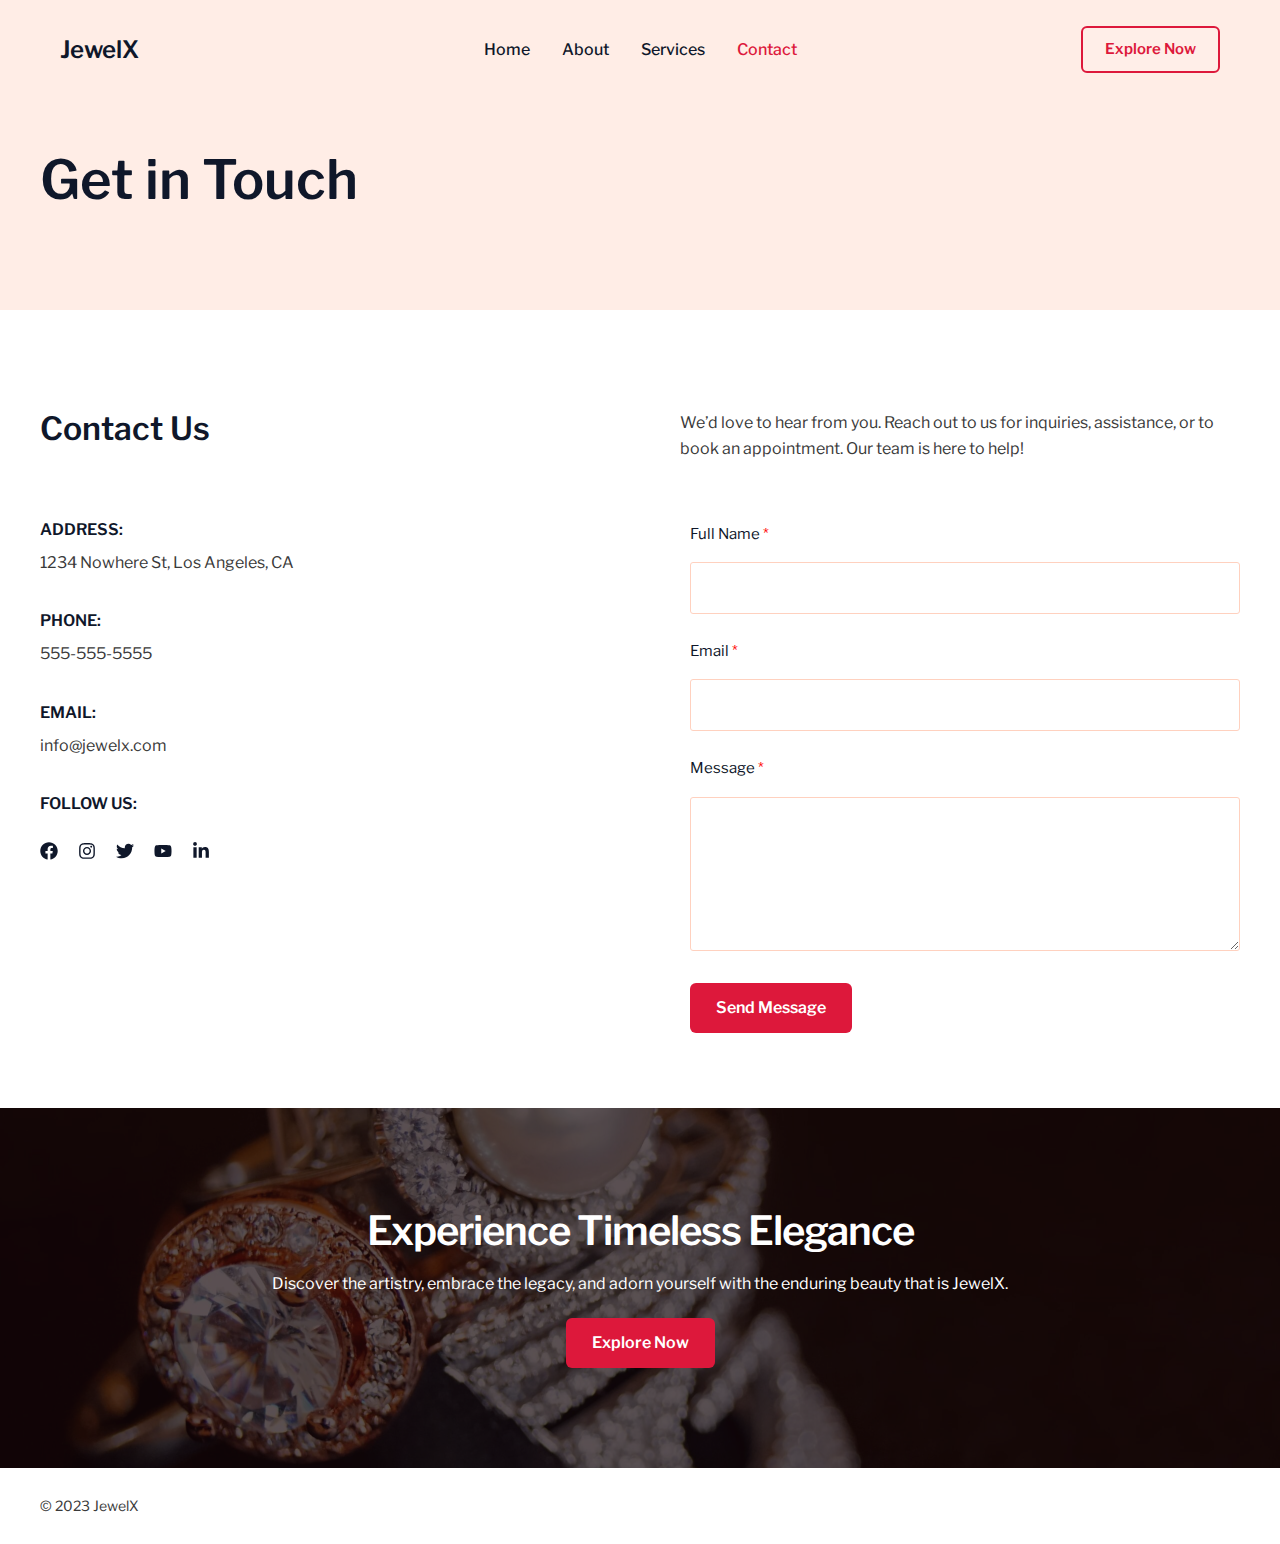
<file: contact/index.html>
<!DOCTYPE html>
<html lang="en-US">
<head>
<meta charset="UTF-8">
<meta name="viewport" content="width=device-width, initial-scale=1">
	 <link rel="profile" href="https://gmpg.org/xfn/11"> 
	 <title>Contact &#8211; JewelX</title>
<meta name="robots" content="noindex, nofollow">
<link rel="dns-prefetch" href="//fonts.googleapis.com">
<link rel="alternate" type="application/rss+xml" title="JewelX &raquo; Feed" href="./../feed/index.html">
<link rel="alternate" type="application/rss+xml" title="JewelX &raquo; Comments Feed" href="./../comments/feed/index.html">
<script>
window._wpemojiSettings = {"baseUrl":"https:\/\/s.w.org\/images\/core\/emoji\/14.0.0\/72x72\/","ext":".png","svgUrl":"https:\/\/s.w.org\/images\/core\/emoji\/14.0.0\/svg\/","svgExt":".svg","source":{"concatemoji":".\/\/wp-includes\/js\/wp-emoji-release.min.js?ver=6.4.2"}};
/*! This file is auto-generated */
!function(i,n){var o,s,e;function c(e){try{var t={supportTests:e,timestamp:(new Date).valueOf()};sessionStorage.setItem(o,JSON.stringify(t))}catch(e){}}function p(e,t,n){e.clearRect(0,0,e.canvas.width,e.canvas.height),e.fillText(t,0,0);var t=new Uint32Array(e.getImageData(0,0,e.canvas.width,e.canvas.height).data),r=(e.clearRect(0,0,e.canvas.width,e.canvas.height),e.fillText(n,0,0),new Uint32Array(e.getImageData(0,0,e.canvas.width,e.canvas.height).data));return t.every(function(e,t){return e===r[t]})}function u(e,t,n){switch(t){case"flag":return n(e,"🏳️‍⚧️","🏳️​⚧️")?!1:!n(e,"🇺🇳","🇺​🇳")&&!n(e,"🏴󠁧󠁢󠁥󠁮󠁧󠁿","🏴​󠁧​󠁢​󠁥​󠁮​󠁧​󠁿");case"emoji":return!n(e,"🫱🏻‍🫲🏿","🫱🏻​🫲🏿")}return!1}function f(e,t,n){var r="undefined"!=typeof WorkerGlobalScope&&self instanceof WorkerGlobalScope?new OffscreenCanvas(300,150):i.createElement("canvas"),a=r.getContext("2d",{willReadFrequently:!0}),o=(a.textBaseline="top",a.font="600 32px Arial",{});return e.forEach(function(e){o[e]=t(a,e,n)}),o}function t(e){var t=i.createElement("script");t.src=e,t.defer=!0,i.head.appendChild(t)}"undefined"!=typeof Promise&&(o="wpEmojiSettingsSupports",s=["flag","emoji"],n.supports={everything:!0,everythingExceptFlag:!0},e=new Promise(function(e){i.addEventListener("DOMContentLoaded",e,{once:!0})}),new Promise(function(t){var n=function(){try{var e=JSON.parse(sessionStorage.getItem(o));if("object"==typeof e&&"number"==typeof e.timestamp&&(new Date).valueOf()<e.timestamp+604800&&"object"==typeof e.supportTests)return e.supportTests}catch(e){}return null}();if(!n){if("undefined"!=typeof Worker&&"undefined"!=typeof OffscreenCanvas&&"undefined"!=typeof URL&&URL.createObjectURL&&"undefined"!=typeof Blob)try{var e="postMessage("+f.toString()+"("+[JSON.stringify(s),u.toString(),p.toString()].join(",")+"));",r=new Blob([e],{type:"text/javascript"}),a=new Worker(URL.createObjectURL(r),{name:"wpTestEmojiSupports"});return void(a.onmessage=function(e){c(n=e.data),a.terminate(),t(n)})}catch(e){}c(n=f(s,u,p))}t(n)}).then(function(e){for(var t in e)n.supports[t]=e[t],n.supports.everything=n.supports.everything&&n.supports[t],"flag"!==t&&(n.supports.everythingExceptFlag=n.supports.everythingExceptFlag&&n.supports[t]);n.supports.everythingExceptFlag=n.supports.everythingExceptFlag&&!n.supports.flag,n.DOMReady=!1,n.readyCallback=function(){n.DOMReady=!0}}).then(function(){return e}).then(function(){var e;n.supports.everything||(n.readyCallback(),(e=n.source||{}).concatemoji?t(e.concatemoji):e.wpemoji&&e.twemoji&&(t(e.twemoji),t(e.wpemoji)))}))}((window,document),window._wpemojiSettings);
</script>
<link rel="stylesheet" id="astra-theme-css-css" href="./../wp-content/themes/astra/assets/css/minified/main.min.css?ver=4.5.2" media="all">
<style id="astra-theme-css-inline-css">:root{--ast-container-default-xlg-padding:3em;--ast-container-default-lg-padding:3em;--ast-container-default-slg-padding:2em;--ast-container-default-md-padding:3em;--ast-container-default-sm-padding:3em;--ast-container-default-xs-padding:2.4em;--ast-container-default-xxs-padding:1.8em;--ast-code-block-background:#ECEFF3;--ast-comment-inputs-background:#F9FAFB;}html{font-size:100%;}a{color:var(--ast-global-color-0);}a:hover,a:focus{color:var(--ast-global-color-1);}body,button,input,select,textarea,.ast-button,.ast-custom-button{font-family:'Libre Franklin',sans-serif;font-weight:400;font-size:16px;font-size:1rem;line-height:1.6em;letter-spacing:0;}blockquote{color:var(--ast-global-color-3);}h1,.entry-content h1,h2,.entry-content h2,h3,.entry-content h3,h4,.entry-content h4,h5,.entry-content h5,h6,.entry-content h6,.site-title,.site-title a{font-family:'Libre Franklin',sans-serif;font-weight:600;}.ast-site-identity .site-title a{color:var(--ast-global-color-5);}.site-title{font-size:24px;font-size:1.5rem;display:block;}header .custom-logo-link img{max-width:30px;}.astra-logo-svg{width:30px;}.site-header .site-description{font-size:15px;font-size:0.9375rem;display:none;}.entry-title{font-size:30px;font-size:1.875rem;}h1,.entry-content h1{font-size:54px;font-size:3.375rem;font-weight:600;font-family:'Libre Franklin',sans-serif;line-height:1.12em;}h2,.entry-content h2{font-size:40px;font-size:2.5rem;font-weight:600;font-family:'Libre Franklin',sans-serif;line-height:1.16em;letter-spacing:-1px;}h3,.entry-content h3{font-size:32px;font-size:2rem;font-weight:600;font-family:'Libre Franklin',sans-serif;line-height:1.2em;letter-spacing:0;}h4,.entry-content h4{font-size:22px;font-size:1.375rem;line-height:1.5em;font-weight:600;font-family:'Libre Franklin',sans-serif;letter-spacing:0;}h5,.entry-content h5{font-size:19px;font-size:1.1875rem;line-height:1.33em;font-weight:600;font-family:'Libre Franklin',sans-serif;letter-spacing:0;}h6,.entry-content h6{font-size:16px;font-size:1rem;line-height:1em;font-weight:600;font-family:'Libre Franklin',sans-serif;text-transform:uppercase;letter-spacing:0;}::selection{background-color:var(--ast-global-color-0);color:#ffffff;}body,h1,.entry-title a,.entry-content h1,h2,.entry-content h2,h3,.entry-content h3,h4,.entry-content h4,h5,.entry-content h5,h6,.entry-content h6{color:var(--ast-global-color-3);}.tagcloud a:hover,.tagcloud a:focus,.tagcloud a.current-item{color:#ffffff;border-color:var(--ast-global-color-0);background-color:var(--ast-global-color-0);}input:focus,input[type="text"]:focus,input[type="email"]:focus,input[type="url"]:focus,input[type="password"]:focus,input[type="reset"]:focus,input[type="search"]:focus,textarea:focus{border-color:var(--ast-global-color-0);}input[type="radio"]:checked,input[type=reset],input[type="checkbox"]:checked,input[type="checkbox"]:hover:checked,input[type="checkbox"]:focus:checked,input[type=range]::-webkit-slider-thumb{border-color:var(--ast-global-color-0);background-color:var(--ast-global-color-0);box-shadow:none;}.site-footer a:hover + .post-count,.site-footer a:focus + .post-count{background:var(--ast-global-color-0);border-color:var(--ast-global-color-0);}.single .nav-links .nav-previous,.single .nav-links .nav-next{color:var(--ast-global-color-0);}.entry-meta,.entry-meta *{line-height:1.45;color:var(--ast-global-color-0);}.entry-meta a:hover,.entry-meta a:hover *,.entry-meta a:focus,.entry-meta a:focus *,.page-links > .page-link,.page-links .page-link:hover,.post-navigation a:hover{color:var(--ast-global-color-1);}#cat option,.secondary .calendar_wrap thead a,.secondary .calendar_wrap thead a:visited{color:var(--ast-global-color-0);}.secondary .calendar_wrap #today,.ast-progress-val span{background:var(--ast-global-color-0);}.secondary a:hover + .post-count,.secondary a:focus + .post-count{background:var(--ast-global-color-0);border-color:var(--ast-global-color-0);}.calendar_wrap #today > a{color:#ffffff;}.page-links .page-link,.single .post-navigation a{color:var(--ast-global-color-0);}.ast-search-menu-icon .search-form button.search-submit{padding:0 4px;}.ast-search-menu-icon form.search-form{padding-right:0;}.ast-search-menu-icon.slide-search input.search-field{width:0;}.ast-header-search .ast-search-menu-icon.ast-dropdown-active .search-form,.ast-header-search .ast-search-menu-icon.ast-dropdown-active .search-field:focus{border-color:var(--ast-global-color-0);transition:all 0.2s;}.search-form input.search-field:focus{outline:none;}.ast-archive-title{color:var(--ast-global-color-2);}.widget-title,.widget .wp-block-heading{font-size:22px;font-size:1.375rem;color:var(--ast-global-color-2);}.ast-single-post .entry-content a,.ast-comment-content a:not(.ast-comment-edit-reply-wrap a){text-decoration:underline;}.ast-single-post .wp-block-button .wp-block-button__link,.ast-single-post .elementor-button-wrapper .elementor-button,.ast-single-post .entry-content .uagb-tab a,.ast-single-post .entry-content .uagb-ifb-cta a,.ast-single-post .entry-content .wp-block-uagb-buttons a,.ast-single-post .entry-content .uabb-module-content a,.ast-single-post .entry-content .uagb-post-grid a,.ast-single-post .entry-content .uagb-timeline a,.ast-single-post .entry-content .uagb-toc__wrap a,.ast-single-post .entry-content .uagb-taxomony-box a,.ast-single-post .entry-content .woocommerce a,.entry-content .wp-block-latest-posts > li > a,.ast-single-post .entry-content .wp-block-file__button,li.ast-post-filter-single,.ast-single-post .wp-block-buttons .wp-block-button.is-style-outline .wp-block-button__link{text-decoration:none;}a:focus-visible,.ast-menu-toggle:focus-visible,.site .skip-link:focus-visible,.wp-block-loginout input:focus-visible,.wp-block-search.wp-block-search__button-inside .wp-block-search__inside-wrapper,.ast-header-navigation-arrow:focus-visible,.woocommerce .wc-proceed-to-checkout > .checkout-button:focus-visible,.woocommerce .woocommerce-MyAccount-navigation ul li a:focus-visible,.ast-orders-table__row .ast-orders-table__cell:focus-visible,.woocommerce .woocommerce-order-details .order-again > .button:focus-visible,.woocommerce .woocommerce-message a.button.wc-forward:focus-visible,.woocommerce #minus_qty:focus-visible,.woocommerce #plus_qty:focus-visible,a#ast-apply-coupon:focus-visible,.woocommerce .woocommerce-info a:focus-visible,.woocommerce .astra-shop-summary-wrap a:focus-visible,.woocommerce a.wc-forward:focus-visible,#ast-apply-coupon:focus-visible,.woocommerce-js .woocommerce-mini-cart-item a.remove:focus-visible{outline-style:dotted;outline-color:inherit;outline-width:thin;}input:focus,input[type="text"]:focus,input[type="email"]:focus,input[type="url"]:focus,input[type="password"]:focus,input[type="reset"]:focus,input[type="number"]:focus,textarea:focus,.wp-block-search__input:focus,[data-section="section-header-mobile-trigger"] .ast-button-wrap .ast-mobile-menu-trigger-minimal:focus,.ast-mobile-popup-drawer.active .menu-toggle-close:focus,.woocommerce-ordering select.orderby:focus,#ast-scroll-top:focus,#coupon_code:focus,.woocommerce-page #comment:focus,.woocommerce #reviews #respond input#submit:focus,.woocommerce a.add_to_cart_button:focus,.woocommerce .button.single_add_to_cart_button:focus,.woocommerce .woocommerce-cart-form button:focus,.woocommerce .woocommerce-cart-form__cart-item .quantity .qty:focus,.woocommerce .woocommerce-billing-fields .woocommerce-billing-fields__field-wrapper .woocommerce-input-wrapper > .input-text:focus,.woocommerce #order_comments:focus,.woocommerce #place_order:focus,.woocommerce .woocommerce-address-fields .woocommerce-address-fields__field-wrapper .woocommerce-input-wrapper > .input-text:focus,.woocommerce .woocommerce-MyAccount-content form button:focus,.woocommerce .woocommerce-MyAccount-content .woocommerce-EditAccountForm .woocommerce-form-row .woocommerce-Input.input-text:focus,.woocommerce .ast-woocommerce-container .woocommerce-pagination ul.page-numbers li a:focus,body #content .woocommerce form .form-row .select2-container--default .select2-selection--single:focus,#ast-coupon-code:focus,.woocommerce.woocommerce-js .quantity input[type=number]:focus,.woocommerce-js .woocommerce-mini-cart-item .quantity input[type=number]:focus,.woocommerce p#ast-coupon-trigger:focus{border-style:dotted;border-color:inherit;border-width:thin;}input{outline:none;}.ast-logo-title-inline .site-logo-img{padding-right:1em;}body .ast-oembed-container *{position:absolute;top:0;width:100%;height:100%;left:0;}.ast-single-post-featured-section + article {margin-top: 2em;}.site-content .ast-single-post-featured-section img {width: 100%;overflow: hidden;object-fit: cover;}.ast-separate-container .site-content .ast-single-post-featured-section + article {margin-top: -80px;z-index: 9;position: relative;border-radius: 4px;}@media (min-width: 922px) {.ast-no-sidebar .site-content .ast-article-image-container--wide {margin-left: -120px;margin-right: -120px;max-width: unset;width: unset;}.ast-left-sidebar .site-content .ast-article-image-container--wide,.ast-right-sidebar .site-content .ast-article-image-container--wide {margin-left: -10px;margin-right: -10px;}.site-content .ast-article-image-container--full {margin-left: calc( -50vw + 50%);margin-right: calc( -50vw + 50%);max-width: 100vw;width: 100vw;}.ast-left-sidebar .site-content .ast-article-image-container--full,.ast-right-sidebar .site-content .ast-article-image-container--full {margin-left: -10px;margin-right: -10px;max-width: inherit;width: auto;}}@media (max-width:921px){#ast-desktop-header{display:none;}}@media (min-width:922px){#ast-mobile-header{display:none;}}.wp-block-buttons.aligncenter{justify-content:center;}@media (max-width:921px){.ast-theme-transparent-header #primary,.ast-theme-transparent-header #secondary{padding:0;}}@media (max-width:921px){.ast-plain-container.ast-no-sidebar #primary{padding:0;}}.ast-plain-container.ast-no-sidebar #primary{margin-top:0;margin-bottom:0;}.wp-block-button.is-style-outline .wp-block-button__link{border-color:var(--ast-global-color-0);}div.wp-block-button.is-style-outline > .wp-block-button__link:not(.has-text-color),div.wp-block-button.wp-block-button__link.is-style-outline:not(.has-text-color){color:var(--ast-global-color-0);}.wp-block-button.is-style-outline .wp-block-button__link:hover,.wp-block-buttons .wp-block-button.is-style-outline .wp-block-button__link:focus,.wp-block-buttons .wp-block-button.is-style-outline > .wp-block-button__link:not(.has-text-color):hover,.wp-block-buttons .wp-block-button.wp-block-button__link.is-style-outline:not(.has-text-color):hover{color:var(--ast-global-color-5);background-color:var(--ast-global-color-1);border-color:var(--ast-global-color-1);}.post-page-numbers.current .page-link,.ast-pagination .page-numbers.current{color:#ffffff;border-color:var(--ast-global-color-0);background-color:var(--ast-global-color-0);border-radius:2px;}.wp-block-button.is-style-outline .wp-block-button__link.wp-element-button,.ast-outline-button{border-color:var(--ast-global-color-0);font-family:inherit;font-weight:600;font-size:16px;font-size:1rem;line-height:1em;border-top-left-radius:6px;border-top-right-radius:6px;border-bottom-right-radius:6px;border-bottom-left-radius:6px;}.wp-block-buttons .wp-block-button.is-style-outline > .wp-block-button__link:not(.has-text-color),.wp-block-buttons .wp-block-button.wp-block-button__link.is-style-outline:not(.has-text-color),.ast-outline-button{color:var(--ast-global-color-0);}.wp-block-button.is-style-outline .wp-block-button__link:hover,.wp-block-buttons .wp-block-button.is-style-outline .wp-block-button__link:focus,.wp-block-buttons .wp-block-button.is-style-outline > .wp-block-button__link:not(.has-text-color):hover,.wp-block-buttons .wp-block-button.wp-block-button__link.is-style-outline:not(.has-text-color):hover,.ast-outline-button:hover,.ast-outline-button:focus{color:var(--ast-global-color-5);background-color:var(--ast-global-color-1);border-color:var(--ast-global-color-1);}.wp-block-button .wp-block-button__link.wp-element-button.is-style-outline:not(.has-background),.wp-block-button.is-style-outline>.wp-block-button__link.wp-element-button:not(.has-background){background-color:var(--ast-global-color-0);}@media (max-width:921px){.wp-block-button.is-style-outline .wp-block-button__link.wp-element-button,.ast-outline-button{font-size:16px;font-size:1rem;}}@media (max-width:544px){.wp-block-button.is-style-outline .wp-block-button__link.wp-element-button,.ast-outline-button{font-size:14px;font-size:0.875rem;}}.entry-content[ast-blocks-layout] > figure{margin-bottom:1em;}h1.widget-title{font-weight:600;}h2.widget-title{font-weight:600;}h3.widget-title{font-weight:600;}#page{display:flex;flex-direction:column;min-height:100vh;}.ast-404-layout-1 h1.page-title{color:var(--ast-global-color-2);}.single .post-navigation a{line-height:1em;height:inherit;}.error-404 .page-sub-title{font-size:1.5rem;font-weight:inherit;}.search .site-content .content-area .search-form{margin-bottom:0;}#page .site-content{flex-grow:1;}.widget{margin-bottom:1.25em;}#secondary li{line-height:1.5em;}#secondary .wp-block-group h2{margin-bottom:0.7em;}#secondary h2{font-size:1.7rem;}.ast-separate-container .ast-article-post,.ast-separate-container .ast-article-single,.ast-separate-container .ast-comment-list li.depth-1,.ast-separate-container .comment-respond{padding:3em;}.ast-separate-container .ast-article-single .ast-article-single{padding:0;}.ast-article-single .wp-block-post-template-is-layout-grid{padding-left:0;}.ast-separate-container .ast-comment-list li.depth-1,.hentry{margin-bottom:2em;}.ast-separate-container .ast-archive-description,.ast-separate-container .ast-author-box{border-bottom:1px solid var(--ast-border-color);}.ast-separate-container .comments-title{padding:2em 2em 0 2em;}.ast-page-builder-template .comment-form-textarea,.ast-comment-formwrap .ast-grid-common-col{padding:0;}.ast-comment-formwrap{padding:0;display:inline-flex;column-gap:20px;width:100%;margin-left:0;margin-right:0;}.comments-area textarea#comment:focus,.comments-area textarea#comment:active,.comments-area .ast-comment-formwrap input[type="text"]:focus,.comments-area .ast-comment-formwrap input[type="text"]:active {box-shadow:none;outline:none;}.archive.ast-page-builder-template .entry-header{margin-top:2em;}.ast-page-builder-template .ast-comment-formwrap{width:100%;}.entry-title{margin-bottom:0.5em;}.ast-archive-description p{font-size:inherit;font-weight:inherit;line-height:inherit;}@media (min-width:921px){.ast-left-sidebar.ast-page-builder-template #secondary,.archive.ast-right-sidebar.ast-page-builder-template .site-main{padding-left:20px;padding-right:20px;}}@media (max-width:544px){.ast-comment-formwrap.ast-row{column-gap:10px;display:inline-block;}#ast-commentform .ast-grid-common-col{position:relative;width:100%;}}@media (min-width:1201px){.ast-separate-container .ast-article-post,.ast-separate-container .ast-article-single,.ast-separate-container .ast-author-box,.ast-separate-container .ast-404-layout-1,.ast-separate-container .no-results{padding:3em;}}@media (max-width:921px){.ast-separate-container #primary,.ast-separate-container #secondary{padding:1.5em 0;}#primary,#secondary{padding:1.5em 0;margin:0;}.ast-left-sidebar #content > .ast-container{display:flex;flex-direction:column-reverse;width:100%;}}@media (min-width:922px){.ast-separate-container.ast-right-sidebar #primary,.ast-separate-container.ast-left-sidebar #primary{border:0;}.search-no-results.ast-separate-container #primary{margin-bottom:4em;}}.wp-block-button .wp-block-button__link{color:var(--ast-global-color-5);}.wp-block-button .wp-block-button__link:hover,.wp-block-button .wp-block-button__link:focus{color:var(--ast-global-color-5);background-color:var(--ast-global-color-1);border-color:var(--ast-global-color-1);}.elementor-widget-heading h1.elementor-heading-title{line-height:1.12em;}.elementor-widget-heading h2.elementor-heading-title{line-height:1.16em;}.elementor-widget-heading h3.elementor-heading-title{line-height:1.2em;}.elementor-widget-heading h4.elementor-heading-title{line-height:1.5em;}.elementor-widget-heading h5.elementor-heading-title{line-height:1.33em;}.elementor-widget-heading h6.elementor-heading-title{line-height:1em;}.wp-block-button .wp-block-button__link,.wp-block-search .wp-block-search__button,body .wp-block-file .wp-block-file__button{border-style:solid;border-top-width:0px;border-right-width:0px;border-left-width:0px;border-bottom-width:0px;border-color:var(--ast-global-color-0);background-color:var(--ast-global-color-0);color:var(--ast-global-color-5);font-family:inherit;font-weight:600;line-height:1em;font-size:16px;font-size:1rem;border-top-left-radius:6px;border-top-right-radius:6px;border-bottom-right-radius:6px;border-bottom-left-radius:6px;padding-top:17px;padding-right:26px;padding-bottom:17px;padding-left:26px;}@media (max-width:921px){.wp-block-button .wp-block-button__link,.wp-block-search .wp-block-search__button,body .wp-block-file .wp-block-file__button{font-size:16px;font-size:1rem;padding-top:15px;padding-right:30px;padding-bottom:15px;padding-left:30px;}}@media (max-width:544px){.wp-block-button .wp-block-button__link,.wp-block-search .wp-block-search__button,body .wp-block-file .wp-block-file__button{font-size:14px;font-size:0.875rem;padding-top:14px;padding-right:26px;padding-bottom:14px;padding-left:26px;}}.menu-toggle,button,.ast-button,.ast-custom-button,.button,input#submit,input[type="button"],input[type="submit"],input[type="reset"],form[CLASS*="wp-block-search__"].wp-block-search .wp-block-search__inside-wrapper .wp-block-search__button,body .wp-block-file .wp-block-file__button,.search .search-submit,.woocommerce-js a.button,.woocommerce button.button,.woocommerce .woocommerce-message a.button,.woocommerce #respond input#submit.alt,.woocommerce input.button.alt,.woocommerce input.button,.woocommerce input.button:disabled,.woocommerce input.button:disabled[disabled],.woocommerce input.button:disabled:hover,.woocommerce input.button:disabled[disabled]:hover,.woocommerce #respond input#submit,.woocommerce button.button.alt.disabled,.wc-block-grid__products .wc-block-grid__product .wp-block-button__link,.wc-block-grid__product-onsale,[CLASS*="wc-block"] button,.woocommerce-js .astra-cart-drawer .astra-cart-drawer-content .woocommerce-mini-cart__buttons .button:not(.checkout):not(.ast-continue-shopping),.woocommerce-js .astra-cart-drawer .astra-cart-drawer-content .woocommerce-mini-cart__buttons a.checkout,.woocommerce button.button.alt.disabled.wc-variation-selection-needed{border-style:solid;border-top-width:0px;border-right-width:0px;border-left-width:0px;border-bottom-width:0px;color:var(--ast-global-color-5);border-color:var(--ast-global-color-0);background-color:var(--ast-global-color-0);padding-top:17px;padding-right:26px;padding-bottom:17px;padding-left:26px;font-family:inherit;font-weight:600;font-size:16px;font-size:1rem;line-height:1em;border-top-left-radius:6px;border-top-right-radius:6px;border-bottom-right-radius:6px;border-bottom-left-radius:6px;}button:focus,.menu-toggle:hover,button:hover,.ast-button:hover,.ast-custom-button:hover .button:hover,.ast-custom-button:hover ,input[type=reset]:hover,input[type=reset]:focus,input#submit:hover,input#submit:focus,input[type="button"]:hover,input[type="button"]:focus,input[type="submit"]:hover,input[type="submit"]:focus,form[CLASS*="wp-block-search__"].wp-block-search .wp-block-search__inside-wrapper .wp-block-search__button:hover,form[CLASS*="wp-block-search__"].wp-block-search .wp-block-search__inside-wrapper .wp-block-search__button:focus,body .wp-block-file .wp-block-file__button:hover,body .wp-block-file .wp-block-file__button:focus,.woocommerce-js a.button:hover,.woocommerce button.button:hover,.woocommerce .woocommerce-message a.button:hover,.woocommerce #respond input#submit:hover,.woocommerce #respond input#submit.alt:hover,.woocommerce input.button.alt:hover,.woocommerce input.button:hover,.woocommerce button.button.alt.disabled:hover,.wc-block-grid__products .wc-block-grid__product .wp-block-button__link:hover,[CLASS*="wc-block"] button:hover,.woocommerce-js .astra-cart-drawer .astra-cart-drawer-content .woocommerce-mini-cart__buttons .button:not(.checkout):not(.ast-continue-shopping):hover,.woocommerce-js .astra-cart-drawer .astra-cart-drawer-content .woocommerce-mini-cart__buttons a.checkout:hover,.woocommerce button.button.alt.disabled.wc-variation-selection-needed:hover{color:var(--ast-global-color-5);background-color:var(--ast-global-color-1);border-color:var(--ast-global-color-1);}form[CLASS*="wp-block-search__"].wp-block-search .wp-block-search__inside-wrapper .wp-block-search__button.has-icon{padding-top:calc(17px - 3px);padding-right:calc(26px - 3px);padding-bottom:calc(17px - 3px);padding-left:calc(26px - 3px);}@media (max-width:921px){.menu-toggle,button,.ast-button,.ast-custom-button,.button,input#submit,input[type="button"],input[type="submit"],input[type="reset"],form[CLASS*="wp-block-search__"].wp-block-search .wp-block-search__inside-wrapper .wp-block-search__button,body .wp-block-file .wp-block-file__button,.search .search-submit,.woocommerce-js a.button,.woocommerce button.button,.woocommerce .woocommerce-message a.button,.woocommerce #respond input#submit.alt,.woocommerce input.button.alt,.woocommerce input.button,.woocommerce input.button:disabled,.woocommerce input.button:disabled[disabled],.woocommerce input.button:disabled:hover,.woocommerce input.button:disabled[disabled]:hover,.woocommerce #respond input#submit,.woocommerce button.button.alt.disabled,.wc-block-grid__products .wc-block-grid__product .wp-block-button__link,.wc-block-grid__product-onsale,[CLASS*="wc-block"] button,.woocommerce-js .astra-cart-drawer .astra-cart-drawer-content .woocommerce-mini-cart__buttons .button:not(.checkout):not(.ast-continue-shopping),.woocommerce-js .astra-cart-drawer .astra-cart-drawer-content .woocommerce-mini-cart__buttons a.checkout,.woocommerce button.button.alt.disabled.wc-variation-selection-needed{padding-top:15px;padding-right:30px;padding-bottom:15px;padding-left:30px;font-size:16px;font-size:1rem;}}@media (max-width:544px){.menu-toggle,button,.ast-button,.ast-custom-button,.button,input#submit,input[type="button"],input[type="submit"],input[type="reset"],form[CLASS*="wp-block-search__"].wp-block-search .wp-block-search__inside-wrapper .wp-block-search__button,body .wp-block-file .wp-block-file__button,.search .search-submit,.woocommerce-js a.button,.woocommerce button.button,.woocommerce .woocommerce-message a.button,.woocommerce #respond input#submit.alt,.woocommerce input.button.alt,.woocommerce input.button,.woocommerce input.button:disabled,.woocommerce input.button:disabled[disabled],.woocommerce input.button:disabled:hover,.woocommerce input.button:disabled[disabled]:hover,.woocommerce #respond input#submit,.woocommerce button.button.alt.disabled,.wc-block-grid__products .wc-block-grid__product .wp-block-button__link,.wc-block-grid__product-onsale,[CLASS*="wc-block"] button,.woocommerce-js .astra-cart-drawer .astra-cart-drawer-content .woocommerce-mini-cart__buttons .button:not(.checkout):not(.ast-continue-shopping),.woocommerce-js .astra-cart-drawer .astra-cart-drawer-content .woocommerce-mini-cart__buttons a.checkout,.woocommerce button.button.alt.disabled.wc-variation-selection-needed{padding-top:14px;padding-right:26px;padding-bottom:14px;padding-left:26px;font-size:14px;font-size:0.875rem;}}@media (max-width:921px){.menu-toggle,button,.ast-button,.button,input#submit,input[type="button"],input[type="submit"],input[type="reset"]{font-size:16px;font-size:1rem;}.ast-mobile-header-stack .main-header-bar .ast-search-menu-icon{display:inline-block;}.ast-header-break-point.ast-header-custom-item-outside .ast-mobile-header-stack .main-header-bar .ast-search-icon{margin:0;}.ast-comment-avatar-wrap img{max-width:2.5em;}.ast-separate-container .ast-comment-list li.depth-1{padding:1.5em 2.14em;}.ast-separate-container .comment-respond{padding:2em 2.14em;}.ast-comment-meta{padding:0 1.8888em 1.3333em;}}@media (min-width:544px){.ast-container{max-width:100%;}}@media (max-width:544px){.ast-separate-container .ast-article-post,.ast-separate-container .ast-article-single,.ast-separate-container .comments-title,.ast-separate-container .ast-archive-description{padding:1.5em 1em;}.ast-separate-container #content .ast-container{padding-left:0.54em;padding-right:0.54em;}.ast-separate-container .ast-comment-list li.depth-1{padding:1.5em 1em;margin-bottom:1.5em;}.ast-separate-container .ast-comment-list .bypostauthor{padding:.5em;}.ast-search-menu-icon.ast-dropdown-active .search-field{width:170px;}.menu-toggle,button,.ast-button,.button,input#submit,input[type="button"],input[type="submit"],input[type="reset"]{font-size:14px;font-size:0.875rem;}}.ast-separate-container{background-color:var(--ast-global-color-4);;background-image:none;;}@media (max-width:921px){.widget-title{font-size:22px;font-size:1.375rem;}body,button,input,select,textarea,.ast-button,.ast-custom-button{font-size:16px;font-size:1rem;}#secondary,#secondary button,#secondary input,#secondary select,#secondary textarea{font-size:16px;font-size:1rem;}.site-title{font-size:24px;font-size:1.5rem;display:block;}.site-header .site-description{display:none;}.entry-title{font-size:30px;}h1,.entry-content h1{font-size:48px;}h2,.entry-content h2{font-size:36px;}h3,.entry-content h3{font-size:32px;}h4,.entry-content h4{font-size:20px;font-size:1.25rem;}h5,.entry-content h5{font-size:18px;font-size:1.125rem;}h6,.entry-content h6{font-size:16px;font-size:1rem;}.astra-logo-svg{width:32px;}.astra-logo-svg:not(.sticky-custom-logo .astra-logo-svg,.transparent-custom-logo .astra-logo-svg,.advanced-header-logo .astra-logo-svg){height:32px;}header .custom-logo-link img,.ast-header-break-point .site-logo-img .custom-mobile-logo-link img{max-width:32px;}body,.ast-separate-container{background-color:var(--ast-global-color-4);;background-image:none;;}}@media (max-width:544px){.widget-title{font-size:22px;font-size:1.375rem;}body,button,input,select,textarea,.ast-button,.ast-custom-button{font-size:16px;font-size:1rem;}#secondary,#secondary button,#secondary input,#secondary select,#secondary textarea{font-size:16px;font-size:1rem;}.site-title{font-size:22px;font-size:1.375rem;display:block;}.site-header .site-description{display:none;}.entry-title{font-size:30px;}h1,.entry-content h1{font-size:38px;}h2,.entry-content h2{font-size:32px;}h3,.entry-content h3{font-size:28px;}h4,.entry-content h4{font-size:20px;font-size:1.25rem;}h5,.entry-content h5{font-size:17px;font-size:1.0625rem;}h6,.entry-content h6{font-size:16px;font-size:1rem;}header .custom-logo-link img,.ast-header-break-point .site-branding img,.ast-header-break-point .custom-logo-link img{max-width:30px;}.astra-logo-svg{width:30px;}.astra-logo-svg:not(.sticky-custom-logo .astra-logo-svg,.transparent-custom-logo .astra-logo-svg,.advanced-header-logo .astra-logo-svg){height:30px;}.ast-header-break-point .site-logo-img .custom-mobile-logo-link img{max-width:30px;}body,.ast-separate-container{background-color:var(--ast-global-color-4);;background-image:none;;}}@media (max-width:544px){html{font-size:100%;}}@media (min-width:922px){.ast-container{max-width:1240px;}}@media (min-width:922px){.site-content .ast-container{display:flex;}}@media (max-width:921px){.site-content .ast-container{flex-direction:column;}}@media (min-width:922px){.main-header-menu .sub-menu .menu-item.ast-left-align-sub-menu:hover > .sub-menu,.main-header-menu .sub-menu .menu-item.ast-left-align-sub-menu.focus > .sub-menu{margin-left:-0px;}}.ast-theme-transparent-header [CLASS*="ast-header-button-"] .ast-custom-button{color:var(--ast-global-color-0);background:rgba(255,255,255,0.1);}.ast-theme-transparent-header [CLASS*="ast-header-button-"] .ast-custom-button:hover{color:var(--ast-global-color-5);background:var(--ast-global-color-1);}.ast-theme-transparent-header [data-section="section-header-mobile-trigger"] .ast-button-wrap .ast-mobile-menu-trigger-fill,.ast-theme-transparent-header [data-section="section-header-mobile-trigger"] .ast-button-wrap .ast-mobile-menu-trigger-minimal{border:none;}.entry-content li > p{margin-bottom:0;}blockquote,cite {font-style: initial;}.wp-block-file {display: flex;align-items: center;flex-wrap: wrap;justify-content: space-between;}.wp-block-pullquote {border: none;}.wp-block-pullquote blockquote::before {content: "\201D";font-family: "Helvetica",sans-serif;display: flex;transform: rotate( 180deg );font-size: 6rem;font-style: normal;line-height: 1;font-weight: bold;align-items: center;justify-content: center;}.has-text-align-right > blockquote::before {justify-content: flex-start;}.has-text-align-left > blockquote::before {justify-content: flex-end;}figure.wp-block-pullquote.is-style-solid-color blockquote {max-width: 100%;text-align: inherit;}html body {--wp--custom--ast-default-block-top-padding: 100px;--wp--custom--ast-default-block-right-padding: 80px;--wp--custom--ast-default-block-bottom-padding: 100px;--wp--custom--ast-default-block-left-padding: 80px;--wp--custom--ast-container-width: 1200px;--wp--custom--ast-content-width-size: 1200px;--wp--custom--ast-wide-width-size: calc(1200px + var(--wp--custom--ast-default-block-left-padding) + var(--wp--custom--ast-default-block-right-padding));}.ast-narrow-container {--wp--custom--ast-content-width-size: 750px;--wp--custom--ast-wide-width-size: 750px;}@media(max-width: 921px) {html body {--wp--custom--ast-default-block-top-padding: 50px;--wp--custom--ast-default-block-right-padding: 50px;--wp--custom--ast-default-block-bottom-padding: 50px;--wp--custom--ast-default-block-left-padding: 50px;}}@media(max-width: 544px) {html body {--wp--custom--ast-default-block-top-padding: 50px;--wp--custom--ast-default-block-right-padding: 30px;--wp--custom--ast-default-block-bottom-padding: 50px;--wp--custom--ast-default-block-left-padding: 30px;}}.entry-content > .wp-block-group,.entry-content > .wp-block-cover,.entry-content > .wp-block-columns {padding-top: var(--wp--custom--ast-default-block-top-padding);padding-right: var(--wp--custom--ast-default-block-right-padding);padding-bottom: var(--wp--custom--ast-default-block-bottom-padding);padding-left: var(--wp--custom--ast-default-block-left-padding);}.ast-plain-container.ast-no-sidebar .entry-content > .alignfull,.ast-page-builder-template .ast-no-sidebar .entry-content > .alignfull {margin-left: calc( -50vw + 50%);margin-right: calc( -50vw + 50%);max-width: 100vw;width: 100vw;}.ast-plain-container.ast-no-sidebar .entry-content .alignfull .alignfull,.ast-page-builder-template.ast-no-sidebar .entry-content .alignfull .alignfull,.ast-plain-container.ast-no-sidebar .entry-content .alignfull .alignwide,.ast-page-builder-template.ast-no-sidebar .entry-content .alignfull .alignwide,.ast-plain-container.ast-no-sidebar .entry-content .alignwide .alignfull,.ast-page-builder-template.ast-no-sidebar .entry-content .alignwide .alignfull,.ast-plain-container.ast-no-sidebar .entry-content .alignwide .alignwide,.ast-page-builder-template.ast-no-sidebar .entry-content .alignwide .alignwide,.ast-plain-container.ast-no-sidebar .entry-content .wp-block-column .alignfull,.ast-page-builder-template.ast-no-sidebar .entry-content .wp-block-column .alignfull,.ast-plain-container.ast-no-sidebar .entry-content .wp-block-column .alignwide,.ast-page-builder-template.ast-no-sidebar .entry-content .wp-block-column .alignwide {margin-left: auto;margin-right: auto;width: 100%;}[ast-blocks-layout] .wp-block-separator:not(.is-style-dots) {height: 0;}[ast-blocks-layout] .wp-block-separator {margin: 20px auto;}[ast-blocks-layout] .wp-block-separator:not(.is-style-wide):not(.is-style-dots) {max-width: 100px;}[ast-blocks-layout] .wp-block-separator.has-background {padding: 0;}.entry-content[ast-blocks-layout] > * {max-width: var(--wp--custom--ast-content-width-size);margin-left: auto;margin-right: auto;}.entry-content[ast-blocks-layout] > .alignwide {max-width: var(--wp--custom--ast-wide-width-size);}.entry-content[ast-blocks-layout] .alignfull {max-width: none;}.entry-content .wp-block-columns {margin-bottom: 0;}blockquote {margin: 1.5em;border: none;}.wp-block-quote:not(.has-text-align-right):not(.has-text-align-center) {border-left: 5px solid rgba(0,0,0,0.05);}.has-text-align-right > blockquote,blockquote.has-text-align-right {border-right: 5px solid rgba(0,0,0,0.05);}.has-text-align-left > blockquote,blockquote.has-text-align-left {border-left: 5px solid rgba(0,0,0,0.05);}.wp-block-site-tagline,.wp-block-latest-posts .read-more {margin-top: 15px;}.wp-block-loginout p label {display: block;}.wp-block-loginout p:not(.login-remember):not(.login-submit) input {width: 100%;}.wp-block-loginout input:focus {border-color: transparent;}.wp-block-loginout input:focus {outline: thin dotted;}.entry-content .wp-block-media-text .wp-block-media-text__content {padding: 0 0 0 8%;}.entry-content .wp-block-media-text.has-media-on-the-right .wp-block-media-text__content {padding: 0 8% 0 0;}.entry-content .wp-block-media-text.has-background .wp-block-media-text__content {padding: 8%;}.entry-content .wp-block-cover:not([class*="background-color"]) .wp-block-cover__inner-container,.entry-content .wp-block-cover:not([class*="background-color"]) .wp-block-cover-image-text,.entry-content .wp-block-cover:not([class*="background-color"]) .wp-block-cover-text,.entry-content .wp-block-cover-image:not([class*="background-color"]) .wp-block-cover__inner-container,.entry-content .wp-block-cover-image:not([class*="background-color"]) .wp-block-cover-image-text,.entry-content .wp-block-cover-image:not([class*="background-color"]) .wp-block-cover-text {color: var(--ast-global-color-5);}.wp-block-loginout .login-remember input {width: 1.1rem;height: 1.1rem;margin: 0 5px 4px 0;vertical-align: middle;}.wp-block-latest-posts > li > *:first-child,.wp-block-latest-posts:not(.is-grid) > li:first-child {margin-top: 0;}.wp-block-search__inside-wrapper .wp-block-search__input {padding: 0 10px;color: var(--ast-global-color-3);background: var(--ast-global-color-5);border-color: var(--ast-border-color);}.wp-block-latest-posts .read-more {margin-bottom: 1.5em;}.wp-block-search__no-button .wp-block-search__inside-wrapper .wp-block-search__input {padding-top: 5px;padding-bottom: 5px;}.wp-block-latest-posts .wp-block-latest-posts__post-date,.wp-block-latest-posts .wp-block-latest-posts__post-author {font-size: 1rem;}.wp-block-latest-posts > li > *,.wp-block-latest-posts:not(.is-grid) > li {margin-top: 12px;margin-bottom: 12px;}.ast-page-builder-template .entry-content[ast-blocks-layout] > *,.ast-page-builder-template .entry-content[ast-blocks-layout] > .alignfull > * {max-width: none;}.ast-page-builder-template .entry-content[ast-blocks-layout] > .alignwide > * {max-width: var(--wp--custom--ast-wide-width-size);}.ast-page-builder-template .entry-content[ast-blocks-layout] > .inherit-container-width > *,.ast-page-builder-template .entry-content[ast-blocks-layout] > * > *,.entry-content[ast-blocks-layout] > .wp-block-cover .wp-block-cover__inner-container {max-width: var(--wp--custom--ast-content-width-size);margin-left: auto;margin-right: auto;}.entry-content[ast-blocks-layout] .wp-block-cover:not(.alignleft):not(.alignright) {width: auto;}@media(max-width: 1200px) {.ast-separate-container .entry-content > .alignfull,.ast-separate-container .entry-content[ast-blocks-layout] > .alignwide,.ast-plain-container .entry-content[ast-blocks-layout] > .alignwide,.ast-plain-container .entry-content .alignfull {margin-left: calc(-1 * min(var(--ast-container-default-xlg-padding),20px)) ;margin-right: calc(-1 * min(var(--ast-container-default-xlg-padding),20px));}}@media(min-width: 1201px) {.ast-separate-container .entry-content > .alignfull {margin-left: calc(-1 * var(--ast-container-default-xlg-padding) );margin-right: calc(-1 * var(--ast-container-default-xlg-padding) );}.ast-separate-container .entry-content[ast-blocks-layout] > .alignwide,.ast-plain-container .entry-content[ast-blocks-layout] > .alignwide {margin-left: calc(-1 * var(--wp--custom--ast-default-block-left-padding) );margin-right: calc(-1 * var(--wp--custom--ast-default-block-right-padding) );}}@media(min-width: 921px) {.ast-separate-container .entry-content .wp-block-group.alignwide:not(.inherit-container-width) > :where(:not(.alignleft):not(.alignright)),.ast-plain-container .entry-content .wp-block-group.alignwide:not(.inherit-container-width) > :where(:not(.alignleft):not(.alignright)) {max-width: calc( var(--wp--custom--ast-content-width-size) + 80px );}.ast-plain-container.ast-right-sidebar .entry-content[ast-blocks-layout] .alignfull,.ast-plain-container.ast-left-sidebar .entry-content[ast-blocks-layout] .alignfull {margin-left: -60px;margin-right: -60px;}}@media(min-width: 544px) {.entry-content > .alignleft {margin-right: 20px;}.entry-content > .alignright {margin-left: 20px;}}@media (max-width:544px){.wp-block-columns .wp-block-column:not(:last-child){margin-bottom:20px;}.wp-block-latest-posts{margin:0;}}@media( max-width: 600px ) {.entry-content .wp-block-media-text .wp-block-media-text__content,.entry-content .wp-block-media-text.has-media-on-the-right .wp-block-media-text__content {padding: 8% 0 0;}.entry-content .wp-block-media-text.has-background .wp-block-media-text__content {padding: 8%;}}.ast-narrow-container .site-content .wp-block-uagb-image--align-full .wp-block-uagb-image__figure {max-width: 100%;margin-left: auto;margin-right: auto;}.entry-content ul,.entry-content ol {padding: revert;margin: revert;}:root .has-ast-global-color-0-color{color:var(--ast-global-color-0);}:root .has-ast-global-color-0-background-color{background-color:var(--ast-global-color-0);}:root .wp-block-button .has-ast-global-color-0-color{color:var(--ast-global-color-0);}:root .wp-block-button .has-ast-global-color-0-background-color{background-color:var(--ast-global-color-0);}:root .has-ast-global-color-1-color{color:var(--ast-global-color-1);}:root .has-ast-global-color-1-background-color{background-color:var(--ast-global-color-1);}:root .wp-block-button .has-ast-global-color-1-color{color:var(--ast-global-color-1);}:root .wp-block-button .has-ast-global-color-1-background-color{background-color:var(--ast-global-color-1);}:root .has-ast-global-color-2-color{color:var(--ast-global-color-2);}:root .has-ast-global-color-2-background-color{background-color:var(--ast-global-color-2);}:root .wp-block-button .has-ast-global-color-2-color{color:var(--ast-global-color-2);}:root .wp-block-button .has-ast-global-color-2-background-color{background-color:var(--ast-global-color-2);}:root .has-ast-global-color-3-color{color:var(--ast-global-color-3);}:root .has-ast-global-color-3-background-color{background-color:var(--ast-global-color-3);}:root .wp-block-button .has-ast-global-color-3-color{color:var(--ast-global-color-3);}:root .wp-block-button .has-ast-global-color-3-background-color{background-color:var(--ast-global-color-3);}:root .has-ast-global-color-4-color{color:var(--ast-global-color-4);}:root .has-ast-global-color-4-background-color{background-color:var(--ast-global-color-4);}:root .wp-block-button .has-ast-global-color-4-color{color:var(--ast-global-color-4);}:root .wp-block-button .has-ast-global-color-4-background-color{background-color:var(--ast-global-color-4);}:root .has-ast-global-color-5-color{color:var(--ast-global-color-5);}:root .has-ast-global-color-5-background-color{background-color:var(--ast-global-color-5);}:root .wp-block-button .has-ast-global-color-5-color{color:var(--ast-global-color-5);}:root .wp-block-button .has-ast-global-color-5-background-color{background-color:var(--ast-global-color-5);}:root .has-ast-global-color-6-color{color:var(--ast-global-color-6);}:root .has-ast-global-color-6-background-color{background-color:var(--ast-global-color-6);}:root .wp-block-button .has-ast-global-color-6-color{color:var(--ast-global-color-6);}:root .wp-block-button .has-ast-global-color-6-background-color{background-color:var(--ast-global-color-6);}:root .has-ast-global-color-7-color{color:var(--ast-global-color-7);}:root .has-ast-global-color-7-background-color{background-color:var(--ast-global-color-7);}:root .wp-block-button .has-ast-global-color-7-color{color:var(--ast-global-color-7);}:root .wp-block-button .has-ast-global-color-7-background-color{background-color:var(--ast-global-color-7);}:root .has-ast-global-color-8-color{color:var(--ast-global-color-8);}:root .has-ast-global-color-8-background-color{background-color:var(--ast-global-color-8);}:root .wp-block-button .has-ast-global-color-8-color{color:var(--ast-global-color-8);}:root .wp-block-button .has-ast-global-color-8-background-color{background-color:var(--ast-global-color-8);}:root{--ast-global-color-0:#DD183B;--ast-global-color-1:#CC1939;--ast-global-color-2:#0F172A;--ast-global-color-3:#3A3A3A;--ast-global-color-4:#FFEDE6;--ast-global-color-5:#FFFFFF;--ast-global-color-6:#FFD1BF;--ast-global-color-7:#140609;--ast-global-color-8:#222222;}:root {--ast-border-color : var(--ast-global-color-6);}.ast-single-entry-banner {-js-display: flex;display: flex;flex-direction: column;justify-content: center;text-align: center;position: relative;background: #eeeeee;}.ast-single-entry-banner[data-banner-layout="layout-1"] {max-width: 1200px;background: inherit;padding: 20px 0;}.ast-single-entry-banner[data-banner-width-type="custom"] {margin: 0 auto;width: 100%;}.ast-single-entry-banner + .site-content .entry-header {margin-bottom: 0;}header.entry-header .entry-title{font-weight:600;font-size:32px;font-size:2rem;}header.entry-header > *:not(:last-child){margin-bottom:10px;}.ast-archive-entry-banner {-js-display: flex;display: flex;flex-direction: column;justify-content: center;text-align: center;position: relative;background: #eeeeee;}.ast-archive-entry-banner[data-banner-width-type="custom"] {margin: 0 auto;width: 100%;}.ast-archive-entry-banner[data-banner-layout="layout-1"] {background: inherit;padding: 20px 0;text-align: left;}body.archive .ast-archive-description{max-width:1200px;width:100%;text-align:left;padding-top:3em;padding-right:3em;padding-bottom:3em;padding-left:3em;}body.archive .ast-archive-description .ast-archive-title,body.archive .ast-archive-description .ast-archive-title *{font-weight:600;font-size:32px;font-size:2rem;}body.archive .ast-archive-description > *:not(:last-child){margin-bottom:10px;}@media (max-width:921px){body.archive .ast-archive-description{text-align:left;}}@media (max-width:544px){body.archive .ast-archive-description{text-align:left;}}.ast-theme-transparent-header #masthead .site-logo-img .transparent-custom-logo .astra-logo-svg{width:150px;}.ast-theme-transparent-header #masthead .site-logo-img .transparent-custom-logo img{ max-width:150px;}@media (max-width:921px){.ast-theme-transparent-header #masthead .site-logo-img .transparent-custom-logo .astra-logo-svg{width:120px;}.ast-theme-transparent-header #masthead .site-logo-img .transparent-custom-logo img{ max-width:120px;}}@media (max-width:543px){.ast-theme-transparent-header #masthead .site-logo-img .transparent-custom-logo .astra-logo-svg{width:100px;}.ast-theme-transparent-header #masthead .site-logo-img .transparent-custom-logo img{ max-width:100px;}}@media (min-width:921px){.ast-theme-transparent-header #masthead{position:absolute;left:0;right:0;}.ast-theme-transparent-header .main-header-bar,.ast-theme-transparent-header.ast-header-break-point .main-header-bar{background:none;}body.elementor-editor-active.ast-theme-transparent-header #masthead,.fl-builder-edit .ast-theme-transparent-header #masthead,body.vc_editor.ast-theme-transparent-header #masthead,body.brz-ed.ast-theme-transparent-header #masthead{z-index:0;}.ast-header-break-point.ast-replace-site-logo-transparent.ast-theme-transparent-header .custom-mobile-logo-link{display:none;}.ast-header-break-point.ast-replace-site-logo-transparent.ast-theme-transparent-header .transparent-custom-logo{display:inline-block;}.ast-theme-transparent-header .ast-above-header,.ast-theme-transparent-header .ast-above-header.ast-above-header-bar{background-image:none;background-color:transparent;}.ast-theme-transparent-header .ast-below-header{background-image:none;background-color:transparent;}}.ast-theme-transparent-header .site-title a,.ast-theme-transparent-header .site-title a:focus,.ast-theme-transparent-header .site-title a:hover,.ast-theme-transparent-header .site-title a:visited{color:var(--ast-global-color-2);}.ast-theme-transparent-header .site-header .site-description{color:var(--ast-global-color-2);}.ast-theme-transparent-header .ast-builder-menu .main-header-menu,.ast-theme-transparent-header .ast-builder-menu .main-header-menu .menu-link,.ast-theme-transparent-header [CLASS*="ast-builder-menu-"] .main-header-menu .menu-item > .menu-link,.ast-theme-transparent-header .ast-masthead-custom-menu-items,.ast-theme-transparent-header .ast-masthead-custom-menu-items a,.ast-theme-transparent-header .ast-builder-menu .main-header-menu .menu-item > .ast-menu-toggle,.ast-theme-transparent-header .ast-builder-menu .main-header-menu .menu-item > .ast-menu-toggle,.ast-theme-transparent-header .ast-above-header-navigation a,.ast-header-break-point.ast-theme-transparent-header .ast-above-header-navigation a,.ast-header-break-point.ast-theme-transparent-header .ast-above-header-navigation > ul.ast-above-header-menu > .menu-item-has-children:not(.current-menu-item) > .ast-menu-toggle,.ast-theme-transparent-header .ast-below-header-menu,.ast-theme-transparent-header .ast-below-header-menu a,.ast-header-break-point.ast-theme-transparent-header .ast-below-header-menu a,.ast-header-break-point.ast-theme-transparent-header .ast-below-header-menu,.ast-theme-transparent-header .main-header-menu .menu-link{color:var(--ast-global-color-2);}.ast-theme-transparent-header .ast-builder-menu .main-header-menu .menu-item:hover > .menu-link,.ast-theme-transparent-header .ast-builder-menu .main-header-menu .menu-item:hover > .ast-menu-toggle,.ast-theme-transparent-header .ast-builder-menu .main-header-menu .ast-masthead-custom-menu-items a:hover,.ast-theme-transparent-header .ast-builder-menu .main-header-menu .focus > .menu-link,.ast-theme-transparent-header .ast-builder-menu .main-header-menu .focus > .ast-menu-toggle,.ast-theme-transparent-header .ast-builder-menu .main-header-menu .current-menu-item > .menu-link,.ast-theme-transparent-header .ast-builder-menu .main-header-menu .current-menu-ancestor > .menu-link,.ast-theme-transparent-header .ast-builder-menu .main-header-menu .current-menu-item > .ast-menu-toggle,.ast-theme-transparent-header .ast-builder-menu .main-header-menu .current-menu-ancestor > .ast-menu-toggle,.ast-theme-transparent-header [CLASS*="ast-builder-menu-"] .main-header-menu .current-menu-item > .menu-link,.ast-theme-transparent-header [CLASS*="ast-builder-menu-"] .main-header-menu .current-menu-ancestor > .menu-link,.ast-theme-transparent-header [CLASS*="ast-builder-menu-"] .main-header-menu .current-menu-item > .ast-menu-toggle,.ast-theme-transparent-header [CLASS*="ast-builder-menu-"] .main-header-menu .current-menu-ancestor > .ast-menu-toggle,.ast-theme-transparent-header .main-header-menu .menu-item:hover > .menu-link,.ast-theme-transparent-header .main-header-menu .current-menu-item > .menu-link,.ast-theme-transparent-header .main-header-menu .current-menu-ancestor > .menu-link{color:var(--ast-global-color-0);}.ast-theme-transparent-header .ast-builder-menu .main-header-menu .menu-item .sub-menu .menu-link,.ast-theme-transparent-header .main-header-menu .menu-item .sub-menu .menu-link{background-color:transparent;}@media (max-width:921px){.ast-theme-transparent-header #masthead{position:absolute;left:0;right:0;}.ast-theme-transparent-header .main-header-bar,.ast-theme-transparent-header.ast-header-break-point .main-header-bar{background:none;}body.elementor-editor-active.ast-theme-transparent-header #masthead,.fl-builder-edit .ast-theme-transparent-header #masthead,body.vc_editor.ast-theme-transparent-header #masthead,body.brz-ed.ast-theme-transparent-header #masthead{z-index:0;}.ast-header-break-point.ast-replace-site-logo-transparent.ast-theme-transparent-header .custom-mobile-logo-link{display:none;}.ast-header-break-point.ast-replace-site-logo-transparent.ast-theme-transparent-header .transparent-custom-logo{display:inline-block;}.ast-theme-transparent-header .ast-above-header,.ast-theme-transparent-header .ast-above-header.ast-above-header-bar{background-image:none;background-color:transparent;}.ast-theme-transparent-header .ast-below-header{background-image:none;background-color:transparent;}}@media (max-width:921px){.ast-theme-transparent-header .ast-builder-menu .main-header-menu,.ast-theme-transparent-header .ast-builder-menu .main-header-menu .menu-link,.ast-theme-transparent-header [CLASS*="ast-builder-menu-"] .main-header-menu .menu-item > .menu-link,.ast-theme-transparent-header .ast-masthead-custom-menu-items,.ast-theme-transparent-header .ast-masthead-custom-menu-items a,.ast-theme-transparent-header .ast-builder-menu .main-header-menu .menu-item > .ast-menu-toggle,.ast-theme-transparent-header .ast-builder-menu .main-header-menu .menu-item > .ast-menu-toggle,.ast-theme-transparent-header .main-header-menu .menu-link{color:var(--ast-global-color-2);}.ast-theme-transparent-header .ast-builder-menu .main-header-menu .menu-item:hover > .menu-link,.ast-theme-transparent-header .ast-builder-menu .main-header-menu .menu-item:hover > .ast-menu-toggle,.ast-theme-transparent-header .ast-builder-menu .main-header-menu .ast-masthead-custom-menu-items a:hover,.ast-theme-transparent-header .ast-builder-menu .main-header-menu .focus > .menu-link,.ast-theme-transparent-header .ast-builder-menu .main-header-menu .focus > .ast-menu-toggle,.ast-theme-transparent-header .ast-builder-menu .main-header-menu .current-menu-item > .menu-link,.ast-theme-transparent-header .ast-builder-menu .main-header-menu .current-menu-ancestor > .menu-link,.ast-theme-transparent-header .ast-builder-menu .main-header-menu .current-menu-item > .ast-menu-toggle,.ast-theme-transparent-header .ast-builder-menu .main-header-menu .current-menu-ancestor > .ast-menu-toggle,.ast-theme-transparent-header [CLASS*="ast-builder-menu-"] .main-header-menu .current-menu-item > .menu-link,.ast-theme-transparent-header [CLASS*="ast-builder-menu-"] .main-header-menu .current-menu-ancestor > .menu-link,.ast-theme-transparent-header [CLASS*="ast-builder-menu-"] .main-header-menu .current-menu-item > .ast-menu-toggle,.ast-theme-transparent-header [CLASS*="ast-builder-menu-"] .main-header-menu .current-menu-ancestor > .ast-menu-toggle,.ast-theme-transparent-header .main-header-menu .menu-item:hover > .menu-link,.ast-theme-transparent-header .main-header-menu .current-menu-item > .menu-link,.ast-theme-transparent-header .main-header-menu .current-menu-ancestor > .menu-link{color:var(--ast-global-color-0);}}.ast-theme-transparent-header #ast-desktop-header > [CLASS*="-header-wrap"]:nth-last-child(2) > [CLASS*="-header-bar"],.ast-theme-transparent-header.ast-header-break-point #ast-mobile-header > [CLASS*="-header-wrap"]:nth-last-child(2) > [CLASS*="-header-bar"]{border-bottom-width:0;border-bottom-style:solid;}.ast-breadcrumbs .trail-browse,.ast-breadcrumbs .trail-items,.ast-breadcrumbs .trail-items li{display:inline-block;margin:0;padding:0;border:none;background:inherit;text-indent:0;text-decoration:none;}.ast-breadcrumbs .trail-browse{font-size:inherit;font-style:inherit;font-weight:inherit;color:inherit;}.ast-breadcrumbs .trail-items{list-style:none;}.trail-items li::after{padding:0 0.3em;content:"\00bb";}.trail-items li:last-of-type::after{display:none;}h1,.entry-content h1,h2,.entry-content h2,h3,.entry-content h3,h4,.entry-content h4,h5,.entry-content h5,h6,.entry-content h6{color:var(--ast-global-color-2);}.entry-title a{color:var(--ast-global-color-2);}@media (max-width:921px){.ast-builder-grid-row-container.ast-builder-grid-row-tablet-3-firstrow .ast-builder-grid-row > *:first-child,.ast-builder-grid-row-container.ast-builder-grid-row-tablet-3-lastrow .ast-builder-grid-row > *:last-child{grid-column:1 / -1;}}@media (max-width:544px){.ast-builder-grid-row-container.ast-builder-grid-row-mobile-3-firstrow .ast-builder-grid-row > *:first-child,.ast-builder-grid-row-container.ast-builder-grid-row-mobile-3-lastrow .ast-builder-grid-row > *:last-child{grid-column:1 / -1;}}.ast-builder-layout-element[data-section="title_tagline"]{display:flex;}@media (max-width:921px){.ast-header-break-point .ast-builder-layout-element[data-section="title_tagline"]{display:flex;}}@media (max-width:544px){.ast-header-break-point .ast-builder-layout-element[data-section="title_tagline"]{display:flex;}}[data-section*="section-hb-button-"] .menu-link{display:none;}.ast-header-button-1[data-section*="section-hb-button-"] .ast-builder-button-wrap .ast-custom-button{font-weight:600;font-size:15px;font-size:0.9375rem;}.ast-header-button-1 .ast-custom-button{color:var(--ast-global-color-0);background:rgba(15,23,41,0.03);border-color:var(--ast-global-color-0);border-top-width:2px;border-bottom-width:2px;border-left-width:2px;border-right-width:2px;border-top-left-radius:6px;border-top-right-radius:6px;border-bottom-right-radius:6px;border-bottom-left-radius:6px;}.ast-header-button-1 .ast-custom-button:hover{color:var(--ast-global-color-5);background:var(--ast-global-color-1);border-color:var(--ast-global-color-1);}.ast-header-button-1[data-section*="section-hb-button-"] .ast-builder-button-wrap .ast-custom-button{padding-top:14px;padding-bottom:14px;padding-left:22px;padding-right:22px;}.ast-header-button-1[data-section="section-hb-button-1"]{display:flex;}@media (max-width:921px){.ast-header-break-point .ast-header-button-1[data-section="section-hb-button-1"]{display:flex;}}@media (max-width:544px){.ast-header-break-point .ast-header-button-1[data-section="section-hb-button-1"]{display:flex;}}.ast-builder-menu-1{font-family:inherit;font-weight:500;}.ast-builder-menu-1 .menu-item > .menu-link{line-height:1em;font-size:16px;font-size:1rem;color:var(--ast-global-color-5);letter-spacing:0;}.ast-builder-menu-1 .menu-item > .ast-menu-toggle{color:var(--ast-global-color-5);}.ast-builder-menu-1 .menu-item:hover > .menu-link,.ast-builder-menu-1 .inline-on-mobile .menu-item:hover > .ast-menu-toggle{color:var(--ast-global-color-1);}.ast-builder-menu-1 .menu-item:hover > .ast-menu-toggle{color:var(--ast-global-color-1);}.ast-builder-menu-1 .menu-item.current-menu-item > .menu-link,.ast-builder-menu-1 .inline-on-mobile .menu-item.current-menu-item > .ast-menu-toggle,.ast-builder-menu-1 .current-menu-ancestor > .menu-link{color:var(--ast-global-color-1);}.ast-builder-menu-1 .menu-item.current-menu-item > .ast-menu-toggle{color:var(--ast-global-color-1);}.ast-builder-menu-1 .sub-menu,.ast-builder-menu-1 .inline-on-mobile .sub-menu{border-top-width:2px;border-bottom-width:0;border-right-width:0;border-left-width:0;border-color:var(--ast-global-color-0);border-style:solid;}.ast-builder-menu-1 .main-header-menu > .menu-item > .sub-menu,.ast-builder-menu-1 .main-header-menu > .menu-item > .astra-full-megamenu-wrapper{margin-top:0;}.ast-desktop .ast-builder-menu-1 .main-header-menu > .menu-item > .sub-menu:before,.ast-desktop .ast-builder-menu-1 .main-header-menu > .menu-item > .astra-full-megamenu-wrapper:before{height:calc( 0px + 5px );}.ast-desktop .ast-builder-menu-1 .menu-item .sub-menu .menu-link{border-style:none;}@media (max-width:921px){.ast-header-break-point .ast-builder-menu-1 .menu-item.menu-item-has-children > .ast-menu-toggle{top:0;}.ast-builder-menu-1 .inline-on-mobile .menu-item.menu-item-has-children > .ast-menu-toggle{right:-15px;}.ast-builder-menu-1 .menu-item-has-children > .menu-link:after{content:unset;}.ast-builder-menu-1 .main-header-menu > .menu-item > .sub-menu,.ast-builder-menu-1 .main-header-menu > .menu-item > .astra-full-megamenu-wrapper{margin-top:0;}}@media (max-width:544px){.ast-header-break-point .ast-builder-menu-1 .menu-item.menu-item-has-children > .ast-menu-toggle{top:0;}.ast-builder-menu-1 .main-header-menu > .menu-item > .sub-menu,.ast-builder-menu-1 .main-header-menu > .menu-item > .astra-full-megamenu-wrapper{margin-top:0;}}.ast-builder-menu-1{display:flex;}@media (max-width:921px){.ast-header-break-point .ast-builder-menu-1{display:flex;}}@media (max-width:544px){.ast-header-break-point .ast-builder-menu-1{display:flex;}}.ast-footer-copyright{text-align:left;}.ast-footer-copyright {color:var(--ast-global-color-3);}@media (max-width:921px){.ast-footer-copyright{text-align:left;}.ast-footer-copyright {margin-top:0px;margin-bottom:0px;margin-left:0px;margin-right:0px;}}@media (max-width:544px){.ast-footer-copyright{text-align:center;}}.ast-footer-copyright {font-size:14px;font-size:0.875rem;}.ast-footer-copyright.ast-builder-layout-element{display:flex;}@media (max-width:921px){.ast-header-break-point .ast-footer-copyright.ast-builder-layout-element{display:flex;}}@media (max-width:544px){.ast-header-break-point .ast-footer-copyright.ast-builder-layout-element{display:flex;}}.ast-social-stack-desktop .ast-builder-social-element,.ast-social-stack-tablet .ast-builder-social-element,.ast-social-stack-mobile .ast-builder-social-element {margin-top: 6px;margin-bottom: 6px;}.social-show-label-true .ast-builder-social-element {width: auto;padding: 0 0.4em;}[data-section^="section-fb-social-icons-"] .footer-social-inner-wrap {text-align: center;}.ast-footer-social-wrap {width: 100%;}.ast-footer-social-wrap .ast-builder-social-element:first-child {margin-left: 0;}.ast-footer-social-wrap .ast-builder-social-element:last-child {margin-right: 0;}.ast-header-social-wrap .ast-builder-social-element:first-child {margin-left: 0;}.ast-header-social-wrap .ast-builder-social-element:last-child {margin-right: 0;}.ast-builder-social-element {line-height: 1;color: #3a3a3a;background: transparent;vertical-align: middle;transition: all 0.01s;margin-left: 6px;margin-right: 6px;justify-content: center;align-items: center;}.ast-builder-social-element {line-height: 1;color: #3a3a3a;background: transparent;vertical-align: middle;transition: all 0.01s;margin-left: 6px;margin-right: 6px;justify-content: center;align-items: center;}.ast-builder-social-element .social-item-label {padding-left: 6px;}.ast-footer-social-1-wrap .ast-builder-social-element,.ast-footer-social-1-wrap .social-show-label-true .ast-builder-social-element{margin-left:10px;margin-right:10px;}.ast-footer-social-1-wrap .ast-builder-social-element svg{width:18px;height:18px;}.ast-footer-social-1-wrap .ast-social-color-type-custom svg{fill:var(--ast-global-color-3);}.ast-footer-social-1-wrap .ast-social-color-type-custom .ast-builder-social-element:hover{color:var(--ast-global-color-1);}.ast-footer-social-1-wrap .ast-social-color-type-custom .ast-builder-social-element:hover svg{fill:var(--ast-global-color-1);}.ast-footer-social-1-wrap .ast-social-color-type-custom .social-item-label{color:var(--ast-global-color-3);}.ast-footer-social-1-wrap .ast-builder-social-element:hover .social-item-label{color:var(--ast-global-color-1);}[data-section="section-fb-social-icons-1"] .footer-social-inner-wrap{text-align:right;}@media (max-width:921px){.ast-footer-social-1-wrap .ast-builder-social-element svg{width:18px;height:18px;}.ast-footer-social-1-wrap .ast-builder-social-element{margin-left:9px;margin-right:9px;}.ast-footer-social-1-wrap{margin-top:0px;margin-bottom:0px;margin-left:0px;margin-right:0px;}[data-section="section-fb-social-icons-1"] .footer-social-inner-wrap{text-align:right;}}@media (max-width:544px){.ast-footer-social-1-wrap{margin-top:0px;margin-bottom:0px;margin-left:0px;margin-right:0px;}[data-section="section-fb-social-icons-1"] .footer-social-inner-wrap{text-align:center;}}.ast-builder-layout-element[data-section="section-fb-social-icons-1"]{display:flex;}@media (max-width:921px){.ast-header-break-point .ast-builder-layout-element[data-section="section-fb-social-icons-1"]{display:flex;}}@media (max-width:544px){.ast-header-break-point .ast-builder-layout-element[data-section="section-fb-social-icons-1"]{display:flex;}}.site-primary-footer-wrap{padding-top:45px;padding-bottom:45px;}.site-primary-footer-wrap[data-section="section-primary-footer-builder"]{background-color:var(--ast-global-color-5);;background-image:none;;}.site-primary-footer-wrap[data-section="section-primary-footer-builder"] .ast-builder-grid-row{max-width:1200px;margin-left:auto;margin-right:auto;}.site-primary-footer-wrap[data-section="section-primary-footer-builder"] .ast-builder-grid-row,.site-primary-footer-wrap[data-section="section-primary-footer-builder"] .site-footer-section{align-items:center;}.site-primary-footer-wrap[data-section="section-primary-footer-builder"].ast-footer-row-inline .site-footer-section{display:flex;margin-bottom:0;}.ast-builder-grid-row-2-equal .ast-builder-grid-row{grid-template-columns:repeat( 2,1fr );}@media (max-width:921px){.site-primary-footer-wrap[data-section="section-primary-footer-builder"].ast-footer-row-tablet-inline .site-footer-section{display:flex;margin-bottom:0;}.site-primary-footer-wrap[data-section="section-primary-footer-builder"].ast-footer-row-tablet-stack .site-footer-section{display:block;margin-bottom:10px;}.ast-builder-grid-row-container.ast-builder-grid-row-tablet-2-equal .ast-builder-grid-row{grid-template-columns:repeat( 2,1fr );}}@media (max-width:544px){.site-primary-footer-wrap[data-section="section-primary-footer-builder"] .ast-builder-grid-row{grid-column-gap:10px;grid-row-gap:10px;}.site-primary-footer-wrap[data-section="section-primary-footer-builder"].ast-footer-row-mobile-inline .site-footer-section{display:flex;margin-bottom:0;}.site-primary-footer-wrap[data-section="section-primary-footer-builder"].ast-footer-row-mobile-stack .site-footer-section{display:block;margin-bottom:10px;}.ast-builder-grid-row-container.ast-builder-grid-row-mobile-full .ast-builder-grid-row{grid-template-columns:1fr;}}.site-primary-footer-wrap[data-section="section-primary-footer-builder"]{padding-top:25px;padding-bottom:25px;padding-left:40px;padding-right:40px;margin-top:0px;margin-bottom:0px;margin-left:0px;margin-right:0px;}@media (max-width:921px){.site-primary-footer-wrap[data-section="section-primary-footer-builder"]{padding-top:20px;padding-bottom:20px;padding-left:32px;padding-right:32px;margin-top:0px;margin-bottom:0px;margin-left:0px;margin-right:0px;}}@media (max-width:544px){.site-primary-footer-wrap[data-section="section-primary-footer-builder"]{padding-left:24px;padding-right:24px;margin-top:0px;margin-bottom:0px;margin-left:0px;margin-right:0px;}}.site-primary-footer-wrap[data-section="section-primary-footer-builder"]{display:grid;}@media (max-width:921px){.ast-header-break-point .site-primary-footer-wrap[data-section="section-primary-footer-builder"]{display:grid;}}@media (max-width:544px){.ast-header-break-point .site-primary-footer-wrap[data-section="section-primary-footer-builder"]{display:grid;}}.footer-widget-area.widget-area.site-footer-focus-item{width:auto;}.ast-header-break-point .main-header-bar{border-bottom-width:1px;}@media (min-width:922px){.main-header-bar{border-bottom-width:1px;}}.main-header-menu .menu-item, #astra-footer-menu .menu-item, .main-header-bar .ast-masthead-custom-menu-items{-js-display:flex;display:flex;-webkit-box-pack:center;-webkit-justify-content:center;-moz-box-pack:center;-ms-flex-pack:center;justify-content:center;-webkit-box-orient:vertical;-webkit-box-direction:normal;-webkit-flex-direction:column;-moz-box-orient:vertical;-moz-box-direction:normal;-ms-flex-direction:column;flex-direction:column;}.main-header-menu > .menu-item > .menu-link, #astra-footer-menu > .menu-item > .menu-link{height:100%;-webkit-box-align:center;-webkit-align-items:center;-moz-box-align:center;-ms-flex-align:center;align-items:center;-js-display:flex;display:flex;}.ast-header-break-point .main-navigation ul .menu-item .menu-link .icon-arrow:first-of-type svg{top:.2em;margin-top:0px;margin-left:0px;width:.65em;transform:translate(0, -2px) rotateZ(270deg);}.ast-mobile-popup-content .ast-submenu-expanded > .ast-menu-toggle{transform:rotateX(180deg);overflow-y:auto;}.ast-separate-container .blog-layout-1, .ast-separate-container .blog-layout-2, .ast-separate-container .blog-layout-3{background-color:transparent;background-image:none;}.ast-separate-container .ast-article-post{background-color:var(--ast-global-color-5);;background-image:none;;}@media (max-width:921px){.ast-separate-container .ast-article-post{background-color:var(--ast-global-color-5);;background-image:none;;}}@media (max-width:544px){.ast-separate-container .ast-article-post{background-color:var(--ast-global-color-5);;background-image:none;;}}.ast-separate-container .ast-article-single:not(.ast-related-post), .ast-separate-container .comments-area .comment-respond,.ast-separate-container .comments-area .ast-comment-list li, .woocommerce.ast-separate-container .ast-woocommerce-container, .ast-separate-container .error-404, .ast-separate-container .no-results, .single.ast-separate-container .site-main .ast-author-meta, .ast-separate-container .related-posts-title-wrapper,.ast-separate-container .comments-count-wrapper, .ast-box-layout.ast-plain-container .site-content,.ast-padded-layout.ast-plain-container .site-content, .ast-separate-container .comments-area .comments-title, .ast-separate-container .ast-archive-description{background-color:var(--ast-global-color-5);;background-image:none;;}@media (max-width:921px){.ast-separate-container .ast-article-single:not(.ast-related-post), .ast-separate-container .comments-area .comment-respond,.ast-separate-container .comments-area .ast-comment-list li, .woocommerce.ast-separate-container .ast-woocommerce-container, .ast-separate-container .error-404, .ast-separate-container .no-results, .single.ast-separate-container .site-main .ast-author-meta, .ast-separate-container .related-posts-title-wrapper,.ast-separate-container .comments-count-wrapper, .ast-box-layout.ast-plain-container .site-content,.ast-padded-layout.ast-plain-container .site-content, .ast-separate-container .comments-area .comments-title, .ast-separate-container .ast-archive-description{background-color:var(--ast-global-color-5);;background-image:none;;}}@media (max-width:544px){.ast-separate-container .ast-article-single:not(.ast-related-post), .ast-separate-container .comments-area .comment-respond,.ast-separate-container .comments-area .ast-comment-list li, .woocommerce.ast-separate-container .ast-woocommerce-container, .ast-separate-container .error-404, .ast-separate-container .no-results, .single.ast-separate-container .site-main .ast-author-meta, .ast-separate-container .related-posts-title-wrapper,.ast-separate-container .comments-count-wrapper, .ast-box-layout.ast-plain-container .site-content,.ast-padded-layout.ast-plain-container .site-content, .ast-separate-container .comments-area .comments-title, .ast-separate-container .ast-archive-description{background-color:var(--ast-global-color-5);;background-image:none;;}}.ast-separate-container.ast-two-container #secondary .widget{background-color:var(--ast-global-color-5);;background-image:none;;}@media (max-width:921px){.ast-separate-container.ast-two-container #secondary .widget{background-color:var(--ast-global-color-5);;background-image:none;;}}@media (max-width:544px){.ast-separate-container.ast-two-container #secondary .widget{background-color:var(--ast-global-color-5);;background-image:none;;}}.ast-plain-container, .ast-page-builder-template{background-color:var(--ast-global-color-5);;background-image:none;;}@media (max-width:921px){.ast-plain-container, .ast-page-builder-template{background-color:var(--ast-global-color-5);;background-image:none;;}}@media (max-width:544px){.ast-plain-container, .ast-page-builder-template{background-color:var(--ast-global-color-5);;background-image:none;;}}
		#ast-scroll-top {
			display: none;
			position: fixed;
			text-align: center;
			cursor: pointer;
			z-index: 99;
			width: 2.1em;
			height: 2.1em;
			line-height: 2.1;
			color: #ffffff;
			border-radius: 2px;
			content: "";
			outline: inherit;
		}
		@media (min-width: 769px) {
			#ast-scroll-top {
				content: "769";
			}
		}
		#ast-scroll-top .ast-icon.icon-arrow svg {
			margin-left: 0px;
			vertical-align: middle;
			transform: translate(0, -20%) rotate(180deg);
			width: 1.6em;
		}
		.ast-scroll-to-top-right {
			right: 30px;
			bottom: 30px;
		}
		.ast-scroll-to-top-left {
			left: 30px;
			bottom: 30px;
		}
	#ast-scroll-top{background-color:var(--ast-global-color-0);font-size:15px;font-size:0.9375rem;}@media (max-width:921px){#ast-scroll-top .ast-icon.icon-arrow svg{width:1em;}}.ast-mobile-header-content > *,.ast-desktop-header-content > * {padding: 10px 0;height: auto;}.ast-mobile-header-content > *:first-child,.ast-desktop-header-content > *:first-child {padding-top: 10px;}.ast-mobile-header-content > .ast-builder-menu,.ast-desktop-header-content > .ast-builder-menu {padding-top: 0;}.ast-mobile-header-content > *:last-child,.ast-desktop-header-content > *:last-child {padding-bottom: 0;}.ast-mobile-header-content .ast-search-menu-icon.ast-inline-search label,.ast-desktop-header-content .ast-search-menu-icon.ast-inline-search label {width: 100%;}.ast-desktop-header-content .main-header-bar-navigation .ast-submenu-expanded > .ast-menu-toggle::before {transform: rotateX(180deg);}#ast-desktop-header .ast-desktop-header-content,.ast-mobile-header-content .ast-search-icon,.ast-desktop-header-content .ast-search-icon,.ast-mobile-header-wrap .ast-mobile-header-content,.ast-main-header-nav-open.ast-popup-nav-open .ast-mobile-header-wrap .ast-mobile-header-content,.ast-main-header-nav-open.ast-popup-nav-open .ast-desktop-header-content {display: none;}.ast-main-header-nav-open.ast-header-break-point #ast-desktop-header .ast-desktop-header-content,.ast-main-header-nav-open.ast-header-break-point .ast-mobile-header-wrap .ast-mobile-header-content {display: block;}.ast-desktop .ast-desktop-header-content .astra-menu-animation-slide-up > .menu-item > .sub-menu,.ast-desktop .ast-desktop-header-content .astra-menu-animation-slide-up > .menu-item .menu-item > .sub-menu,.ast-desktop .ast-desktop-header-content .astra-menu-animation-slide-down > .menu-item > .sub-menu,.ast-desktop .ast-desktop-header-content .astra-menu-animation-slide-down > .menu-item .menu-item > .sub-menu,.ast-desktop .ast-desktop-header-content .astra-menu-animation-fade > .menu-item > .sub-menu,.ast-desktop .ast-desktop-header-content .astra-menu-animation-fade > .menu-item .menu-item > .sub-menu {opacity: 1;visibility: visible;}.ast-hfb-header.ast-default-menu-enable.ast-header-break-point .ast-mobile-header-wrap .ast-mobile-header-content .main-header-bar-navigation {width: unset;margin: unset;}.ast-mobile-header-content.content-align-flex-end .main-header-bar-navigation .menu-item-has-children > .ast-menu-toggle,.ast-desktop-header-content.content-align-flex-end .main-header-bar-navigation .menu-item-has-children > .ast-menu-toggle {left: calc( 20px - 0.907em);right: auto;}.ast-mobile-header-content .ast-search-menu-icon,.ast-mobile-header-content .ast-search-menu-icon.slide-search,.ast-desktop-header-content .ast-search-menu-icon,.ast-desktop-header-content .ast-search-menu-icon.slide-search {width: 100%;position: relative;display: block;right: auto;transform: none;}.ast-mobile-header-content .ast-search-menu-icon.slide-search .search-form,.ast-mobile-header-content .ast-search-menu-icon .search-form,.ast-desktop-header-content .ast-search-menu-icon.slide-search .search-form,.ast-desktop-header-content .ast-search-menu-icon .search-form {right: 0;visibility: visible;opacity: 1;position: relative;top: auto;transform: none;padding: 0;display: block;overflow: hidden;}.ast-mobile-header-content .ast-search-menu-icon.ast-inline-search .search-field,.ast-mobile-header-content .ast-search-menu-icon .search-field,.ast-desktop-header-content .ast-search-menu-icon.ast-inline-search .search-field,.ast-desktop-header-content .ast-search-menu-icon .search-field {width: 100%;padding-right: 5.5em;}.ast-mobile-header-content .ast-search-menu-icon .search-submit,.ast-desktop-header-content .ast-search-menu-icon .search-submit {display: block;position: absolute;height: 100%;top: 0;right: 0;padding: 0 1em;border-radius: 0;}.ast-hfb-header.ast-default-menu-enable.ast-header-break-point .ast-mobile-header-wrap .ast-mobile-header-content .main-header-bar-navigation ul .sub-menu .menu-link {padding-left: 30px;}.ast-hfb-header.ast-default-menu-enable.ast-header-break-point .ast-mobile-header-wrap .ast-mobile-header-content .main-header-bar-navigation .sub-menu .menu-item .menu-item .menu-link {padding-left: 40px;}.ast-mobile-popup-drawer.active .ast-mobile-popup-inner{background-color:#ffffff;;}.ast-mobile-header-wrap .ast-mobile-header-content, .ast-desktop-header-content{background-color:#ffffff;;}.ast-mobile-popup-content > *, .ast-mobile-header-content > *, .ast-desktop-popup-content > *, .ast-desktop-header-content > *{padding-top:0;padding-bottom:0;}.content-align-flex-start .ast-builder-layout-element{justify-content:flex-start;}.content-align-flex-start .main-header-menu{text-align:left;}.ast-mobile-popup-drawer.active .menu-toggle-close{color:#3a3a3a;}.ast-mobile-header-wrap .ast-primary-header-bar,.ast-primary-header-bar .site-primary-header-wrap{min-height:100px;}.ast-desktop .ast-primary-header-bar .main-header-menu > .menu-item{line-height:100px;}.ast-header-break-point #masthead .ast-mobile-header-wrap .ast-primary-header-bar,.ast-header-break-point #masthead .ast-mobile-header-wrap .ast-below-header-bar,.ast-header-break-point #masthead .ast-mobile-header-wrap .ast-above-header-bar{padding-left:20px;padding-right:20px;}.ast-header-break-point .ast-primary-header-bar{border-bottom-width:0;border-bottom-color:#eaeaea;border-bottom-style:solid;}@media (min-width:922px){.ast-primary-header-bar{border-bottom-width:0;border-bottom-color:#eaeaea;border-bottom-style:solid;}}.ast-primary-header-bar{background-color:var(--ast-global-color-2);;background-image:none;;}@media (max-width:921px){.ast-mobile-header-wrap .ast-primary-header-bar,.ast-primary-header-bar .site-primary-header-wrap{min-height:90px;}}@media (max-width:544px){.ast-mobile-header-wrap .ast-primary-header-bar ,.ast-primary-header-bar .site-primary-header-wrap{min-height:80px;}}.ast-desktop .ast-primary-header-bar.main-header-bar, .ast-header-break-point #masthead .ast-primary-header-bar.main-header-bar{padding-left:40px;padding-right:40px;}@media (max-width:921px){.ast-desktop .ast-primary-header-bar.main-header-bar, .ast-header-break-point #masthead .ast-primary-header-bar.main-header-bar{padding-left:32px;padding-right:32px;}}@media (max-width:544px){.ast-desktop .ast-primary-header-bar.main-header-bar, .ast-header-break-point #masthead .ast-primary-header-bar.main-header-bar{padding-left:24px;padding-right:24px;}}.ast-primary-header-bar{display:block;}@media (max-width:921px){.ast-header-break-point .ast-primary-header-bar{display:grid;}}@media (max-width:544px){.ast-header-break-point .ast-primary-header-bar{display:grid;}}[data-section="section-header-mobile-trigger"] .ast-button-wrap .ast-mobile-menu-trigger-fill{color:var(--ast-global-color-5);border:none;background:var(--ast-global-color-0);border-top-left-radius:2px;border-top-right-radius:2px;border-bottom-right-radius:2px;border-bottom-left-radius:2px;}@media (max-width:921px){[data-section="section-header-mobile-trigger"] .ast-button-wrap .ast-mobile-menu-trigger-fill{border-top-left-radius:4px;border-top-right-radius:4px;border-bottom-right-radius:4px;border-bottom-left-radius:4px;}}[data-section="section-header-mobile-trigger"] .ast-button-wrap .mobile-menu-toggle-icon .ast-mobile-svg{width:20px;height:20px;fill:var(--ast-global-color-5);}[data-section="section-header-mobile-trigger"] .ast-button-wrap .mobile-menu-wrap .mobile-menu{color:var(--ast-global-color-5);}.ast-builder-menu-mobile .main-navigation .menu-item.menu-item-has-children > .ast-menu-toggle{top:0;}.ast-builder-menu-mobile .main-navigation .menu-item-has-children > .menu-link:after{content:unset;}.ast-hfb-header .ast-builder-menu-mobile .main-navigation .main-header-menu, .ast-hfb-header .ast-builder-menu-mobile .main-navigation .main-header-menu, .ast-hfb-header .ast-mobile-header-content .ast-builder-menu-mobile .main-navigation .main-header-menu, .ast-hfb-header .ast-mobile-popup-content .ast-builder-menu-mobile .main-navigation .main-header-menu{border-top-width:1px;border-color:#eaeaea;}.ast-hfb-header .ast-builder-menu-mobile .main-navigation .menu-item .sub-menu .menu-link, .ast-hfb-header .ast-builder-menu-mobile .main-navigation .menu-item .menu-link, .ast-hfb-header .ast-builder-menu-mobile .main-navigation .menu-item .sub-menu .menu-link, .ast-hfb-header .ast-builder-menu-mobile .main-navigation .menu-item .menu-link, .ast-hfb-header .ast-mobile-header-content .ast-builder-menu-mobile .main-navigation .menu-item .sub-menu .menu-link, .ast-hfb-header .ast-mobile-header-content .ast-builder-menu-mobile .main-navigation .menu-item .menu-link, .ast-hfb-header .ast-mobile-popup-content .ast-builder-menu-mobile .main-navigation .menu-item .sub-menu .menu-link, .ast-hfb-header .ast-mobile-popup-content .ast-builder-menu-mobile .main-navigation .menu-item .menu-link{border-bottom-width:1px;border-color:#eaeaea;border-style:solid;}.ast-builder-menu-mobile .main-navigation .menu-item.menu-item-has-children > .ast-menu-toggle{top:0;}@media (max-width:921px){.ast-builder-menu-mobile .main-navigation .main-header-menu .menu-item > .menu-link{color:var(--ast-global-color-2);padding-top:10px;padding-bottom:10px;padding-left:32px;padding-right:32px;}.ast-builder-menu-mobile .main-navigation .menu-item > .ast-menu-toggle{color:var(--ast-global-color-2);}.ast-builder-menu-mobile .main-navigation .menu-item:hover > .menu-link, .ast-builder-menu-mobile .main-navigation .inline-on-mobile .menu-item:hover > .ast-menu-toggle{color:var(--ast-global-color-1);}.ast-builder-menu-mobile .main-navigation .menu-item:hover > .ast-menu-toggle{color:var(--ast-global-color-1);}.ast-builder-menu-mobile .main-navigation .menu-item.current-menu-item > .menu-link, .ast-builder-menu-mobile .main-navigation .inline-on-mobile .menu-item.current-menu-item > .ast-menu-toggle, .ast-builder-menu-mobile .main-navigation .menu-item.current-menu-ancestor > .menu-link, .ast-builder-menu-mobile .main-navigation .menu-item.current-menu-ancestor > .ast-menu-toggle{color:var(--ast-global-color-0);}.ast-builder-menu-mobile .main-navigation .menu-item.current-menu-item > .ast-menu-toggle{color:var(--ast-global-color-0);}.ast-builder-menu-mobile .main-navigation .menu-item.menu-item-has-children > .ast-menu-toggle{top:10px;right:calc( 32px - 0.907em );}.ast-builder-menu-mobile .main-navigation .menu-item-has-children > .menu-link:after{content:unset;}.ast-builder-menu-mobile .main-navigation .main-header-menu, .ast-builder-menu-mobile .main-navigation .main-header-menu .sub-menu{background-color:var(--ast-global-color-5);;background-image:none;;}}@media (max-width:544px){.ast-builder-menu-mobile .main-navigation .main-header-menu .menu-item > .menu-link{padding-top:5px;padding-bottom:5px;padding-left:24px;padding-right:24px;}.ast-builder-menu-mobile .main-navigation .menu-item.menu-item-has-children > .ast-menu-toggle{top:5px;right:calc( 24px - 0.907em );}}.ast-builder-menu-mobile .main-navigation{display:block;}@media (max-width:921px){.ast-header-break-point .ast-builder-menu-mobile .main-navigation{display:block;}}@media (max-width:544px){.ast-header-break-point .ast-builder-menu-mobile .main-navigation{display:block;}}</style>
<link rel="stylesheet" id="astra-google-fonts-css" href="https://fonts.googleapis.com/css?family=Libre+Franklin%3A400%2C500%2C600%2C700&#038;display=fallback&#038;ver=4.5.2" media="all">
<style id="wp-emoji-styles-inline-css">img.wp-smiley, img.emoji {
		display: inline !important;
		border: none !important;
		box-shadow: none !important;
		height: 1em !important;
		width: 1em !important;
		margin: 0 0.07em !important;
		vertical-align: -0.1em !important;
		background: none !important;
		padding: 0 !important;
	}</style>
<link rel="stylesheet" id="wp-block-library-css" href="./../wp-includes/css/dist/block-library/style.min.css?ver=6.4.2" media="all">
<style id="global-styles-inline-css">body{--wp--preset--color--black: #000000;--wp--preset--color--cyan-bluish-gray: #abb8c3;--wp--preset--color--white: #ffffff;--wp--preset--color--pale-pink: #f78da7;--wp--preset--color--vivid-red: #cf2e2e;--wp--preset--color--luminous-vivid-orange: #ff6900;--wp--preset--color--luminous-vivid-amber: #fcb900;--wp--preset--color--light-green-cyan: #7bdcb5;--wp--preset--color--vivid-green-cyan: #00d084;--wp--preset--color--pale-cyan-blue: #8ed1fc;--wp--preset--color--vivid-cyan-blue: #0693e3;--wp--preset--color--vivid-purple: #9b51e0;--wp--preset--color--ast-global-color-0: var(--ast-global-color-0);--wp--preset--color--ast-global-color-1: var(--ast-global-color-1);--wp--preset--color--ast-global-color-2: var(--ast-global-color-2);--wp--preset--color--ast-global-color-3: var(--ast-global-color-3);--wp--preset--color--ast-global-color-4: var(--ast-global-color-4);--wp--preset--color--ast-global-color-5: var(--ast-global-color-5);--wp--preset--color--ast-global-color-6: var(--ast-global-color-6);--wp--preset--color--ast-global-color-7: var(--ast-global-color-7);--wp--preset--color--ast-global-color-8: var(--ast-global-color-8);--wp--preset--gradient--vivid-cyan-blue-to-vivid-purple: linear-gradient(135deg,rgba(6,147,227,1) 0%,rgb(155,81,224) 100%);--wp--preset--gradient--light-green-cyan-to-vivid-green-cyan: linear-gradient(135deg,rgb(122,220,180) 0%,rgb(0,208,130) 100%);--wp--preset--gradient--luminous-vivid-amber-to-luminous-vivid-orange: linear-gradient(135deg,rgba(252,185,0,1) 0%,rgba(255,105,0,1) 100%);--wp--preset--gradient--luminous-vivid-orange-to-vivid-red: linear-gradient(135deg,rgba(255,105,0,1) 0%,rgb(207,46,46) 100%);--wp--preset--gradient--very-light-gray-to-cyan-bluish-gray: linear-gradient(135deg,rgb(238,238,238) 0%,rgb(169,184,195) 100%);--wp--preset--gradient--cool-to-warm-spectrum: linear-gradient(135deg,rgb(74,234,220) 0%,rgb(151,120,209) 20%,rgb(207,42,186) 40%,rgb(238,44,130) 60%,rgb(251,105,98) 80%,rgb(254,248,76) 100%);--wp--preset--gradient--blush-light-purple: linear-gradient(135deg,rgb(255,206,236) 0%,rgb(152,150,240) 100%);--wp--preset--gradient--blush-bordeaux: linear-gradient(135deg,rgb(254,205,165) 0%,rgb(254,45,45) 50%,rgb(107,0,62) 100%);--wp--preset--gradient--luminous-dusk: linear-gradient(135deg,rgb(255,203,112) 0%,rgb(199,81,192) 50%,rgb(65,88,208) 100%);--wp--preset--gradient--pale-ocean: linear-gradient(135deg,rgb(255,245,203) 0%,rgb(182,227,212) 50%,rgb(51,167,181) 100%);--wp--preset--gradient--electric-grass: linear-gradient(135deg,rgb(202,248,128) 0%,rgb(113,206,126) 100%);--wp--preset--gradient--midnight: linear-gradient(135deg,rgb(2,3,129) 0%,rgb(40,116,252) 100%);--wp--preset--font-size--small: 13px;--wp--preset--font-size--medium: 20px;--wp--preset--font-size--large: 36px;--wp--preset--font-size--x-large: 42px;--wp--preset--spacing--20: 0.44rem;--wp--preset--spacing--30: 0.67rem;--wp--preset--spacing--40: 1rem;--wp--preset--spacing--50: 1.5rem;--wp--preset--spacing--60: 2.25rem;--wp--preset--spacing--70: 3.38rem;--wp--preset--spacing--80: 5.06rem;--wp--preset--shadow--natural: 6px 6px 9px rgba(0, 0, 0, 0.2);--wp--preset--shadow--deep: 12px 12px 50px rgba(0, 0, 0, 0.4);--wp--preset--shadow--sharp: 6px 6px 0px rgba(0, 0, 0, 0.2);--wp--preset--shadow--outlined: 6px 6px 0px -3px rgba(255, 255, 255, 1), 6px 6px rgba(0, 0, 0, 1);--wp--preset--shadow--crisp: 6px 6px 0px rgba(0, 0, 0, 1);}body { margin: 0;--wp--style--global--content-size: var(--wp--custom--ast-content-width-size);--wp--style--global--wide-size: var(--wp--custom--ast-wide-width-size); }.wp-site-blocks > .alignleft { float: left; margin-right: 2em; }.wp-site-blocks > .alignright { float: right; margin-left: 2em; }.wp-site-blocks > .aligncenter { justify-content: center; margin-left: auto; margin-right: auto; }:where(.wp-site-blocks) > * { margin-block-start: 24px; margin-block-end: 0; }:where(.wp-site-blocks) > :first-child:first-child { margin-block-start: 0; }:where(.wp-site-blocks) > :last-child:last-child { margin-block-end: 0; }body { --wp--style--block-gap: 24px; }:where(body .is-layout-flow)  > :first-child:first-child{margin-block-start: 0;}:where(body .is-layout-flow)  > :last-child:last-child{margin-block-end: 0;}:where(body .is-layout-flow)  > *{margin-block-start: 24px;margin-block-end: 0;}:where(body .is-layout-constrained)  > :first-child:first-child{margin-block-start: 0;}:where(body .is-layout-constrained)  > :last-child:last-child{margin-block-end: 0;}:where(body .is-layout-constrained)  > *{margin-block-start: 24px;margin-block-end: 0;}:where(body .is-layout-flex) {gap: 24px;}:where(body .is-layout-grid) {gap: 24px;}body .is-layout-flow > .alignleft{float: left;margin-inline-start: 0;margin-inline-end: 2em;}body .is-layout-flow > .alignright{float: right;margin-inline-start: 2em;margin-inline-end: 0;}body .is-layout-flow > .aligncenter{margin-left: auto !important;margin-right: auto !important;}body .is-layout-constrained > .alignleft{float: left;margin-inline-start: 0;margin-inline-end: 2em;}body .is-layout-constrained > .alignright{float: right;margin-inline-start: 2em;margin-inline-end: 0;}body .is-layout-constrained > .aligncenter{margin-left: auto !important;margin-right: auto !important;}body .is-layout-constrained > :where(:not(.alignleft):not(.alignright):not(.alignfull)){max-width: var(--wp--style--global--content-size);margin-left: auto !important;margin-right: auto !important;}body .is-layout-constrained > .alignwide{max-width: var(--wp--style--global--wide-size);}body .is-layout-flex{display: flex;}body .is-layout-flex{flex-wrap: wrap;align-items: center;}body .is-layout-flex > *{margin: 0;}body .is-layout-grid{display: grid;}body .is-layout-grid > *{margin: 0;}body{padding-top: 0px;padding-right: 0px;padding-bottom: 0px;padding-left: 0px;}a:where(:not(.wp-element-button)){text-decoration: none;}.wp-element-button, .wp-block-button__link{background-color: #32373c;border-width: 0;color: #fff;font-family: inherit;font-size: inherit;line-height: inherit;padding: calc(0.667em + 2px) calc(1.333em + 2px);text-decoration: none;}.has-black-color{color: var(--wp--preset--color--black) !important;}.has-cyan-bluish-gray-color{color: var(--wp--preset--color--cyan-bluish-gray) !important;}.has-white-color{color: var(--wp--preset--color--white) !important;}.has-pale-pink-color{color: var(--wp--preset--color--pale-pink) !important;}.has-vivid-red-color{color: var(--wp--preset--color--vivid-red) !important;}.has-luminous-vivid-orange-color{color: var(--wp--preset--color--luminous-vivid-orange) !important;}.has-luminous-vivid-amber-color{color: var(--wp--preset--color--luminous-vivid-amber) !important;}.has-light-green-cyan-color{color: var(--wp--preset--color--light-green-cyan) !important;}.has-vivid-green-cyan-color{color: var(--wp--preset--color--vivid-green-cyan) !important;}.has-pale-cyan-blue-color{color: var(--wp--preset--color--pale-cyan-blue) !important;}.has-vivid-cyan-blue-color{color: var(--wp--preset--color--vivid-cyan-blue) !important;}.has-vivid-purple-color{color: var(--wp--preset--color--vivid-purple) !important;}.has-ast-global-color-0-color{color: var(--wp--preset--color--ast-global-color-0) !important;}.has-ast-global-color-1-color{color: var(--wp--preset--color--ast-global-color-1) !important;}.has-ast-global-color-2-color{color: var(--wp--preset--color--ast-global-color-2) !important;}.has-ast-global-color-3-color{color: var(--wp--preset--color--ast-global-color-3) !important;}.has-ast-global-color-4-color{color: var(--wp--preset--color--ast-global-color-4) !important;}.has-ast-global-color-5-color{color: var(--wp--preset--color--ast-global-color-5) !important;}.has-ast-global-color-6-color{color: var(--wp--preset--color--ast-global-color-6) !important;}.has-ast-global-color-7-color{color: var(--wp--preset--color--ast-global-color-7) !important;}.has-ast-global-color-8-color{color: var(--wp--preset--color--ast-global-color-8) !important;}.has-black-background-color{background-color: var(--wp--preset--color--black) !important;}.has-cyan-bluish-gray-background-color{background-color: var(--wp--preset--color--cyan-bluish-gray) !important;}.has-white-background-color{background-color: var(--wp--preset--color--white) !important;}.has-pale-pink-background-color{background-color: var(--wp--preset--color--pale-pink) !important;}.has-vivid-red-background-color{background-color: var(--wp--preset--color--vivid-red) !important;}.has-luminous-vivid-orange-background-color{background-color: var(--wp--preset--color--luminous-vivid-orange) !important;}.has-luminous-vivid-amber-background-color{background-color: var(--wp--preset--color--luminous-vivid-amber) !important;}.has-light-green-cyan-background-color{background-color: var(--wp--preset--color--light-green-cyan) !important;}.has-vivid-green-cyan-background-color{background-color: var(--wp--preset--color--vivid-green-cyan) !important;}.has-pale-cyan-blue-background-color{background-color: var(--wp--preset--color--pale-cyan-blue) !important;}.has-vivid-cyan-blue-background-color{background-color: var(--wp--preset--color--vivid-cyan-blue) !important;}.has-vivid-purple-background-color{background-color: var(--wp--preset--color--vivid-purple) !important;}.has-ast-global-color-0-background-color{background-color: var(--wp--preset--color--ast-global-color-0) !important;}.has-ast-global-color-1-background-color{background-color: var(--wp--preset--color--ast-global-color-1) !important;}.has-ast-global-color-2-background-color{background-color: var(--wp--preset--color--ast-global-color-2) !important;}.has-ast-global-color-3-background-color{background-color: var(--wp--preset--color--ast-global-color-3) !important;}.has-ast-global-color-4-background-color{background-color: var(--wp--preset--color--ast-global-color-4) !important;}.has-ast-global-color-5-background-color{background-color: var(--wp--preset--color--ast-global-color-5) !important;}.has-ast-global-color-6-background-color{background-color: var(--wp--preset--color--ast-global-color-6) !important;}.has-ast-global-color-7-background-color{background-color: var(--wp--preset--color--ast-global-color-7) !important;}.has-ast-global-color-8-background-color{background-color: var(--wp--preset--color--ast-global-color-8) !important;}.has-black-border-color{border-color: var(--wp--preset--color--black) !important;}.has-cyan-bluish-gray-border-color{border-color: var(--wp--preset--color--cyan-bluish-gray) !important;}.has-white-border-color{border-color: var(--wp--preset--color--white) !important;}.has-pale-pink-border-color{border-color: var(--wp--preset--color--pale-pink) !important;}.has-vivid-red-border-color{border-color: var(--wp--preset--color--vivid-red) !important;}.has-luminous-vivid-orange-border-color{border-color: var(--wp--preset--color--luminous-vivid-orange) !important;}.has-luminous-vivid-amber-border-color{border-color: var(--wp--preset--color--luminous-vivid-amber) !important;}.has-light-green-cyan-border-color{border-color: var(--wp--preset--color--light-green-cyan) !important;}.has-vivid-green-cyan-border-color{border-color: var(--wp--preset--color--vivid-green-cyan) !important;}.has-pale-cyan-blue-border-color{border-color: var(--wp--preset--color--pale-cyan-blue) !important;}.has-vivid-cyan-blue-border-color{border-color: var(--wp--preset--color--vivid-cyan-blue) !important;}.has-vivid-purple-border-color{border-color: var(--wp--preset--color--vivid-purple) !important;}.has-ast-global-color-0-border-color{border-color: var(--wp--preset--color--ast-global-color-0) !important;}.has-ast-global-color-1-border-color{border-color: var(--wp--preset--color--ast-global-color-1) !important;}.has-ast-global-color-2-border-color{border-color: var(--wp--preset--color--ast-global-color-2) !important;}.has-ast-global-color-3-border-color{border-color: var(--wp--preset--color--ast-global-color-3) !important;}.has-ast-global-color-4-border-color{border-color: var(--wp--preset--color--ast-global-color-4) !important;}.has-ast-global-color-5-border-color{border-color: var(--wp--preset--color--ast-global-color-5) !important;}.has-ast-global-color-6-border-color{border-color: var(--wp--preset--color--ast-global-color-6) !important;}.has-ast-global-color-7-border-color{border-color: var(--wp--preset--color--ast-global-color-7) !important;}.has-ast-global-color-8-border-color{border-color: var(--wp--preset--color--ast-global-color-8) !important;}.has-vivid-cyan-blue-to-vivid-purple-gradient-background{background: var(--wp--preset--gradient--vivid-cyan-blue-to-vivid-purple) !important;}.has-light-green-cyan-to-vivid-green-cyan-gradient-background{background: var(--wp--preset--gradient--light-green-cyan-to-vivid-green-cyan) !important;}.has-luminous-vivid-amber-to-luminous-vivid-orange-gradient-background{background: var(--wp--preset--gradient--luminous-vivid-amber-to-luminous-vivid-orange) !important;}.has-luminous-vivid-orange-to-vivid-red-gradient-background{background: var(--wp--preset--gradient--luminous-vivid-orange-to-vivid-red) !important;}.has-very-light-gray-to-cyan-bluish-gray-gradient-background{background: var(--wp--preset--gradient--very-light-gray-to-cyan-bluish-gray) !important;}.has-cool-to-warm-spectrum-gradient-background{background: var(--wp--preset--gradient--cool-to-warm-spectrum) !important;}.has-blush-light-purple-gradient-background{background: var(--wp--preset--gradient--blush-light-purple) !important;}.has-blush-bordeaux-gradient-background{background: var(--wp--preset--gradient--blush-bordeaux) !important;}.has-luminous-dusk-gradient-background{background: var(--wp--preset--gradient--luminous-dusk) !important;}.has-pale-ocean-gradient-background{background: var(--wp--preset--gradient--pale-ocean) !important;}.has-electric-grass-gradient-background{background: var(--wp--preset--gradient--electric-grass) !important;}.has-midnight-gradient-background{background: var(--wp--preset--gradient--midnight) !important;}.has-small-font-size{font-size: var(--wp--preset--font-size--small) !important;}.has-medium-font-size{font-size: var(--wp--preset--font-size--medium) !important;}.has-large-font-size{font-size: var(--wp--preset--font-size--large) !important;}.has-x-large-font-size{font-size: var(--wp--preset--font-size--x-large) !important;}
.wp-block-navigation a:where(:not(.wp-element-button)){color: inherit;}
.wp-block-pullquote{font-size: 1.5em;line-height: 1.6;}</style>
<link rel="stylesheet" id="uagb-block-positioning-css-css" href="./../wp-content/plugins/ultimate-addons-for-gutenberg/assets/css/spectra-block-positioning.min.css?ver=2.10.5" media="all">
<link rel="stylesheet" id="uag-style-34-css" href="./../wp-content/uploads/uag-plugin/assets/0/uag-css-34-1703525856.css?ver=2.10.5" media="all">
<!--[if IE]>
<script src=".//wp-content/themes/astra/assets/js/minified/flexibility.min.js?ver=4.5.2" id="astra-flexibility-js"></script>
<script id="astra-flexibility-js-after">
flexibility(document.documentElement);
</script>
<![endif]-->
<link rel="https://api.w.org/" href="./../wp-json/index.html">
<link rel="alternate" type="application/json" href="./../wp-json/wp/v2/pages/34/index.html">
<link rel="EditURI" type="application/rsd+xml" title="RSD" href="./../xmlrpc.php?rsd">
<meta name="generator" content="WordPress 6.4.2">
<link rel="canonical" href="./index.html">
<link rel="shortlink" href="./../index.html?p=34">
<link rel="alternate" type="application/json+oembed" href="./../wp-json/oembed/1.0/embed/index.html?url=.%2F%2Fcontact%2F">
<link rel="alternate" type="text/xml+oembed" href="./../wp-json/oembed/1.0/embed/index.html?url=.%2F%2Fcontact%2F#038;format=xml">
<style id="uagb-style-conditional-extension">@media (min-width: 1025px){body .uag-hide-desktop.uagb-google-map__wrap,body .uag-hide-desktop{display:none !important}}@media (min-width: 768px) and (max-width: 1024px){body .uag-hide-tab.uagb-google-map__wrap,body .uag-hide-tab{display:none !important}}@media (max-width: 767px){body .uag-hide-mob.uagb-google-map__wrap,body .uag-hide-mob{display:none !important}}</style>
</head>

<body itemtype="https://schema.org/WebPage" itemscope="itemscope" class="page-template-default page page-id-34 ast-desktop ast-plain-container ast-no-sidebar astra-4.5.2 ast-single-post ast-inherit-site-logo-transparent ast-theme-transparent-header ast-hfb-header ast-normal-title-enabled">

<a class="skip-link screen-reader-text" href="#content" role="link" title="Skip to content">
		Skip to content</a>

<div class="hfeed site" id="page">
			<header class="site-header header-main-layout-1 ast-primary-menu-enabled ast-logo-title-inline ast-hide-custom-menu-mobile ast-builder-menu-toggle-icon ast-mobile-header-inline" id="masthead" itemtype="https://schema.org/WPHeader" itemscope="itemscope" itemid="#masthead">
			<div id="ast-desktop-header" data-toggle-type="dropdown">
		<div class="ast-main-header-wrap main-header-bar-wrap ">
		<div class="ast-primary-header-bar ast-primary-header main-header-bar site-header-focus-item" data-section="section-primary-header-builder">
						<div class="site-primary-header-wrap ast-builder-grid-row-container site-header-focus-item ast-container" data-section="section-primary-header-builder">
				<div class="ast-builder-grid-row ast-builder-grid-row-has-sides ast-grid-center-col-layout">
											<div class="site-header-primary-section-left site-header-section ast-flex site-header-section-left">
									<div class="ast-builder-layout-element ast-flex site-header-focus-item" data-section="title_tagline">
											<div class="site-branding ast-site-identity" itemtype="https://schema.org/Organization" itemscope="itemscope">
					<div class="ast-site-title-wrap">
						<span class="site-title" itemprop="name">
				<a href="./../index.html" rel="home" itemprop="url">
					JewelX
				</a>
			</span>
						
				</div>				</div>
			<!-- .site-branding -->
					</div>
												<div class="site-header-primary-section-left-center site-header-section ast-flex ast-grid-left-center-section">
																			</div>
															</div>
																			<div class="site-header-primary-section-center site-header-section ast-flex ast-grid-section-center">
										<div class="ast-builder-menu-1 ast-builder-menu ast-flex ast-builder-menu-1-focus-item ast-builder-layout-element site-header-focus-item" data-section="section-hb-menu-1">
			<div class="ast-main-header-bar-alignment"><div class="main-header-bar-navigation"><nav class="site-navigation ast-flex-grow-1 navigation-accessibility site-header-focus-item" id="primary-site-navigation-desktop" aria-label="Site Navigation" itemtype="https://schema.org/SiteNavigationElement" itemscope="itemscope"><div class="main-navigation ast-inline-flex"><ul id="ast-hf-menu-1" class="main-header-menu ast-menu-shadow ast-nav-menu ast-flex  submenu-with-border stack-on-mobile">
<li id="menu-item-39" class="menu-item menu-item-type-post_type menu-item-object-page menu-item-home menu-item-39"><a href="./../index.html" class="menu-link">Home</a></li>
<li id="menu-item-40" class="menu-item menu-item-type-post_type menu-item-object-page menu-item-40"><a href="./../about/index.html" class="menu-link">About</a></li>
<li id="menu-item-41" class="menu-item menu-item-type-post_type menu-item-object-page menu-item-41"><a href="./../services/index.html" class="menu-link">Services</a></li>
<li id="menu-item-42" class="menu-item menu-item-type-post_type menu-item-object-page current-menu-item page_item page-item-34 current_page_item menu-item-42"><a href="./index.html" aria-current="page" class="menu-link">Contact</a></li>
</ul></div></nav></div></div>		</div>
									</div>
																			<div class="site-header-primary-section-right site-header-section ast-flex ast-grid-right-section">
																	<div class="site-header-primary-section-right-center site-header-section ast-flex ast-grid-right-center-section">
																			</div>
											<div class="ast-builder-layout-element ast-flex site-header-focus-item ast-header-button-1" data-section="section-hb-button-1">
			<div class="ast-builder-button-wrap ast-builder-button-size-">
<a class="ast-custom-button-link" href="./index.html" target="_self"><div class="ast-custom-button">Explore Now</div></a><a class="menu-link" href="./index.html" target="_self">Explore Now</a>
</div>		</div>
									</div>
												</div>
					</div>
								</div>
			</div>
		<div class="ast-desktop-header-content content-align-flex-start ">
			</div>
</div> <!-- Main Header Bar Wrap -->
<div id="ast-mobile-header" class="ast-mobile-header-wrap " data-type="dropdown">
		<div class="ast-main-header-wrap main-header-bar-wrap">
		<div class="ast-primary-header-bar ast-primary-header main-header-bar site-primary-header-wrap site-header-focus-item ast-builder-grid-row-layout-default ast-builder-grid-row-tablet-layout-default ast-builder-grid-row-mobile-layout-default" data-section="section-primary-header-builder">
									<div class="ast-builder-grid-row ast-builder-grid-row-has-sides ast-builder-grid-row-no-center">
													<div class="site-header-primary-section-left site-header-section ast-flex site-header-section-left">
										<div class="ast-builder-layout-element ast-flex site-header-focus-item" data-section="title_tagline">
											<div class="site-branding ast-site-identity" itemtype="https://schema.org/Organization" itemscope="itemscope">
					<div class="ast-site-title-wrap">
						<span class="site-title" itemprop="name">
				<a href="./../index.html" rel="home" itemprop="url">
					JewelX
				</a>
			</span>
						
				</div>				</div>
			<!-- .site-branding -->
					</div>
									</div>
																									<div class="site-header-primary-section-right site-header-section ast-flex ast-grid-right-section">
										<div class="ast-builder-layout-element ast-flex site-header-focus-item" data-section="section-header-mobile-trigger">
						<div class="ast-button-wrap">
				<button type="button" class="menu-toggle main-header-menu-toggle ast-mobile-menu-trigger-fill" aria-expanded="false">
					<span class="screen-reader-text">Main Menu</span>
					<span class="mobile-menu-toggle-icon">
						<span class="ahfb-svg-iconset ast-inline-flex svg-baseline"><svg class="ast-mobile-svg ast-menu2-svg" fill="currentColor" version="1.1" xmlns="http://www.w3.org/2000/svg" width="24" height="28" viewbox="0 0 24 28"><path d="M24 21v2c0 0.547-0.453 1-1 1h-22c-0.547 0-1-0.453-1-1v-2c0-0.547 0.453-1 1-1h22c0.547 0 1 0.453 1 1zM24 13v2c0 0.547-0.453 1-1 1h-22c-0.547 0-1-0.453-1-1v-2c0-0.547 0.453-1 1-1h22c0.547 0 1 0.453 1 1zM24 5v2c0 0.547-0.453 1-1 1h-22c-0.547 0-1-0.453-1-1v-2c0-0.547 0.453-1 1-1h22c0.547 0 1 0.453 1 1z"></path></svg></span><span class="ahfb-svg-iconset ast-inline-flex svg-baseline"><svg class="ast-mobile-svg ast-close-svg" fill="currentColor" version="1.1" xmlns="http://www.w3.org/2000/svg" width="24" height="24" viewbox="0 0 24 24"><path d="M5.293 6.707l5.293 5.293-5.293 5.293c-0.391 0.391-0.391 1.024 0 1.414s1.024 0.391 1.414 0l5.293-5.293 5.293 5.293c0.391 0.391 1.024 0.391 1.414 0s0.391-1.024 0-1.414l-5.293-5.293 5.293-5.293c0.391-0.391 0.391-1.024 0-1.414s-1.024-0.391-1.414 0l-5.293 5.293-5.293-5.293c-0.391-0.391-1.024-0.391-1.414 0s-0.391 1.024 0 1.414z"></path></svg></span>					</span>
									</button>
			</div>
					</div>
									</div>
											</div>
						</div>
	</div>
		<div class="ast-mobile-header-content content-align-flex-start ">
				<div class="ast-builder-menu-mobile ast-builder-menu ast-builder-menu-mobile-focus-item ast-builder-layout-element site-header-focus-item" data-section="section-header-mobile-menu">
			<div class="ast-main-header-bar-alignment"><div class="main-header-bar-navigation"><nav class="site-navigation ast-flex-grow-1 navigation-accessibility site-header-focus-item" id="ast-mobile-site-navigation" aria-label="Site Navigation" itemtype="https://schema.org/SiteNavigationElement" itemscope="itemscope"><div class="main-navigation"><ul id="ast-hf-mobile-menu" class="main-header-menu ast-nav-menu ast-flex  submenu-with-border astra-menu-animation-fade  stack-on-mobile">
<li class="menu-item menu-item-type-post_type menu-item-object-page menu-item-home menu-item-39"><a href="./../index.html" class="menu-link">Home</a></li>
<li class="menu-item menu-item-type-post_type menu-item-object-page menu-item-40"><a href="./../about/index.html" class="menu-link">About</a></li>
<li class="menu-item menu-item-type-post_type menu-item-object-page menu-item-41"><a href="./../services/index.html" class="menu-link">Services</a></li>
<li class="menu-item menu-item-type-post_type menu-item-object-page current-menu-item page_item page-item-34 current_page_item menu-item-42"><a href="./index.html" aria-current="page" class="menu-link">Contact</a></li>
</ul></div></nav></div></div>		</div>
			</div>
</div>
		</header><!-- #masthead -->
			<div id="content" class="site-content">
		<div class="ast-container">
		

	<div id="primary" class="content-area primary">

		
					<main id="main" class="site-main">
				<article class="post-34 page type-page status-publish ast-article-single" id="post-34" itemtype="https://schema.org/CreativeWork" itemscope="itemscope">
	
	
<div class="entry-content clear" ast-blocks-layout="true" itemprop="text">

	
	
<div class="wp-block-uagb-container uagb-block-fa2f1646 alignfull uagb-is-root-container"><div class="uagb-container-inner-blocks-wrap">
<div class="wp-block-uagb-advanced-heading uagb-block-d7c7726a"><h1 class="uagb-heading-text">Get in Touch</h1></div>
</div></div>



<div class="wp-block-uagb-container uagb-block-61fa746a alignfull uagb-is-root-container"><div class="uagb-container-inner-blocks-wrap">
<div class="wp-block-uagb-container uagb-block-40a39761">
<div class="wp-block-uagb-container uagb-block-d194f379">
<div class="wp-block-uagb-advanced-heading uagb-block-e5c20241"><h3 class="uagb-heading-text">Contact Us</h3></div>
</div>



<div class="wp-block-uagb-container uagb-block-52a3dcb0">
<div class="wp-block-uagb-advanced-heading uagb-block-d247ad31"><p class="uagb-desc-text">We&#8217;d love to hear from you. Reach out to us for inquiries, assistance, or to book an appointment. Our team is here to help!</p></div>
</div>
</div>



<div class="wp-block-uagb-container uagb-block-781fe2e8 default uagb-is-root-container">
<div class="wp-block-uagb-container uagb-block-a395e547">
<div class="wp-block-uagb-advanced-heading uagb-block-5583e794">
<h6 class="uagb-heading-text">Address:</h6>
<p class="uagb-desc-text">1234 Nowhere St, Los Angeles, CA</p>
</div>



<div class="wp-block-uagb-advanced-heading uagb-block-19d959a8">
<h6 class="uagb-heading-text">Phone:</h6>
<p class="uagb-desc-text">555-555-5555</p>
</div>



<div class="wp-block-uagb-advanced-heading uagb-block-92226833">
<h6 class="uagb-heading-text">Email:</h6>
<p class="uagb-desc-text">info@jewelx.com</p>
</div>



<div class="wp-block-uagb-advanced-heading uagb-block-20896d62"><h6 class="uagb-heading-text">Follow us:</h6></div>



<div class="wp-block-uagb-icon-list uagb-block-38657dfd"><div class="uagb-icon-list__wrap">
<div class="wp-block-uagb-icon-list-child uagb-block-44858b45">
<a target="_blank" aria-label="List item" rel="noopener noreferrer" href="#"> </a><span class="uagb-icon-list__source-wrap"><svg xmlns="https://www.w3.org/2000/svg" viewbox="0 0 512 512"><path d="M504 256C504 119 393 8 256 8S8 119 8 256c0 123.8 90.69 226.4 209.3 245V327.7h-63V256h63v-54.64c0-62.15 37-96.48 93.67-96.48 27.14 0 55.52 4.84 55.52 4.84v61h-31.28c-30.8 0-40.41 19.12-40.41 38.73V256h68.78l-11 71.69h-57.78V501C413.3 482.4 504 379.8 504 256z"></path></svg></span>
</div>



<div class="wp-block-uagb-icon-list-child uagb-block-47454738">
<a target="_blank" aria-label="List item" rel="noopener noreferrer" href="#"> </a><span class="uagb-icon-list__source-wrap"><svg xmlns="https://www.w3.org/2000/svg" viewbox="0 0 448 512"><path d="M224.1 141c-63.6 0-114.9 51.3-114.9 114.9s51.3 114.9 114.9 114.9S339 319.5 339 255.9 287.7 141 224.1 141zm0 189.6c-41.1 0-74.7-33.5-74.7-74.7s33.5-74.7 74.7-74.7 74.7 33.5 74.7 74.7-33.6 74.7-74.7 74.7zm146.4-194.3c0 14.9-12 26.8-26.8 26.8-14.9 0-26.8-12-26.8-26.8s12-26.8 26.8-26.8 26.8 12 26.8 26.8zm76.1 27.2c-1.7-35.9-9.9-67.7-36.2-93.9-26.2-26.2-58-34.4-93.9-36.2-37-2.1-147.9-2.1-184.9 0-35.8 1.7-67.6 9.9-93.9 36.1s-34.4 58-36.2 93.9c-2.1 37-2.1 147.9 0 184.9 1.7 35.9 9.9 67.7 36.2 93.9s58 34.4 93.9 36.2c37 2.1 147.9 2.1 184.9 0 35.9-1.7 67.7-9.9 93.9-36.2 26.2-26.2 34.4-58 36.2-93.9 2.1-37 2.1-147.8 0-184.8zM398.8 388c-7.8 19.6-22.9 34.7-42.6 42.6-29.5 11.7-99.5 9-132.1 9s-102.7 2.6-132.1-9c-19.6-7.8-34.7-22.9-42.6-42.6-11.7-29.5-9-99.5-9-132.1s-2.6-102.7 9-132.1c7.8-19.6 22.9-34.7 42.6-42.6 29.5-11.7 99.5-9 132.1-9s102.7-2.6 132.1 9c19.6 7.8 34.7 22.9 42.6 42.6 11.7 29.5 9 99.5 9 132.1s2.7 102.7-9 132.1z"></path></svg></span>
</div>



<div class="wp-block-uagb-icon-list-child uagb-block-636524ff">
<a target="_blank" aria-label="List item" rel="noopener noreferrer" href="#"> </a><span class="uagb-icon-list__source-wrap"><svg xmlns="https://www.w3.org/2000/svg" viewbox="0 0 512 512"><path d="M459.4 151.7c.325 4.548 .325 9.097 .325 13.65 0 138.7-105.6 298.6-298.6 298.6-59.45 0-114.7-17.22-161.1-47.11 8.447 .974 16.57 1.299 25.34 1.299 49.06 0 94.21-16.57 130.3-44.83-46.13-.975-84.79-31.19-98.11-72.77 6.498 .974 12.99 1.624 19.82 1.624 9.421 0 18.84-1.3 27.61-3.573-48.08-9.747-84.14-51.98-84.14-102.1v-1.299c13.97 7.797 30.21 12.67 47.43 13.32-28.26-18.84-46.78-51.01-46.78-87.39 0-19.49 5.197-37.36 14.29-52.95 51.65 63.67 129.3 105.3 216.4 109.8-1.624-7.797-2.599-15.92-2.599-24.04 0-57.83 46.78-104.9 104.9-104.9 30.21 0 57.5 12.67 76.67 33.14 23.72-4.548 46.46-13.32 66.6-25.34-7.798 24.37-24.37 44.83-46.13 57.83 21.12-2.273 41.58-8.122 60.43-16.24-14.29 20.79-32.16 39.31-52.63 54.25z"></path></svg></span>
</div>



<div class="wp-block-uagb-icon-list-child uagb-block-26ead3f0">
<a target="_blank" aria-label="List item" rel="noopener noreferrer" href="#"> </a><span class="uagb-icon-list__source-wrap"><svg xmlns="https://www.w3.org/2000/svg" viewbox="0 0 576 512"><path d="M549.7 124.1c-6.281-23.65-24.79-42.28-48.28-48.6C458.8 64 288 64 288 64S117.2 64 74.63 75.49c-23.5 6.322-42 24.95-48.28 48.6-11.41 42.87-11.41 132.3-11.41 132.3s0 89.44 11.41 132.3c6.281 23.65 24.79 41.5 48.28 47.82C117.2 448 288 448 288 448s170.8 0 213.4-11.49c23.5-6.321 42-24.17 48.28-47.82 11.41-42.87 11.41-132.3 11.41-132.3s0-89.44-11.41-132.3zm-317.5 213.5V175.2l142.7 81.21-142.7 81.2z"></path></svg></span>
</div>



<div class="wp-block-uagb-icon-list-child uagb-block-e2083a74">
<a target="_blank" aria-label="List item" rel="noopener noreferrer" href="#"> </a><span class="uagb-icon-list__source-wrap"><svg xmlns="https://www.w3.org/2000/svg" viewbox="0 0 448 512"><path d="M100.3 448H7.4V148.9h92.88zM53.79 108.1C24.09 108.1 0 83.5 0 53.8a53.79 53.79 0 0 1 107.6 0c0 29.7-24.1 54.3-53.79 54.3zM447.9 448h-92.68V302.4c0-34.7-.7-79.2-48.29-79.2-48.29 0-55.69 37.7-55.69 76.7V448h-92.78V148.9h89.08v40.8h1.3c12.4-23.5 42.69-48.3 87.88-48.3 94 0 111.3 61.9 111.3 142.3V448z"></path></svg></span>
</div>
</div></div>
</div>



<div class="wp-block-uagb-container uagb-block-cb7e8162">
<div class="wp-block-uagb-forms uagb-forms__outer-wrap uagb-block-bf7045eb uagb-forms__default-btn uag-blocks-common-selector" style="--z-index-desktop:1;;--z-index-tablet:undefined;;--z-index-mobile:undefined;">
<form class="uagb-forms-main-form" method="post" autocomplete="on" name="uagb-form-bf7045eb">
<div class="wp-block-uagb-forms-name uagb-forms-name-wrap uagb-forms-field-set uagb-block-cc860a00">
<div class="uagb-forms-name-label required uagb-forms-input-label" id="cc860a00">Full Name</div>
<input type="text" placeholder="" required class="uagb-forms-name-input uagb-forms-input" name="cc860a00" autocomplete="given-name">
</div>



<div class="wp-block-uagb-forms-email uagb-forms-email-wrap uagb-forms-field-set uagb-block-3e3be7c7">
<div class="uagb-forms-email-label required uagb-forms-input-label" id="3e3be7c7">Email</div>
<input type="email" class="uagb-forms-email-input uagb-forms-input" placeholder="" required name="3e3be7c7" autocomplete="email">
</div>



<div class="wp-block-uagb-forms-textarea uagb-forms-textarea-wrap uagb-forms-field-set uagb-block-58ae0142">
<div class="uagb-forms-textarea-label required uagb-forms-input-label" id="58ae0142">Message</div>
<textarea required class="uagb-forms-textarea-input uagb-forms-input" rows="5" placeholder="" name="58ae0142" autocomplete="off"></textarea>
</div>
<div class="uagb-forms-form-hidden-data">
<input type="hidden" class="uagb_forms_form_label" value=""><input type="hidden" class="uagb_forms_form_id" value="uagb-form-bf7045eb">
</div>
<div class="uagb-form-reacaptcha-error-bf7045eb"></div>
<div class="uagb-forms-main-submit-button-wrap wp-block-button"><button class="uagb-forms-main-submit-button wp-block-button__link"><div class="uagb-forms-main-submit-button-text">Send Message</div></button></div>
</form>
<div class="uagb-forms-success-message-bf7045eb uagb-forms-submit-message-hide"><span>The form has been submitted successfully!</span></div>
<div class="uagb-forms-failed-message-bf7045eb uagb-forms-submit-message-hide"><span>There has been some error while submitting the form. Please verify all form fields again.</span></div>
</div>
</div>
</div>
</div></div>



<div class="wp-block-uagb-container uagb-block-71fea0c9 alignfull uagb-is-root-container"><div class="uagb-container-inner-blocks-wrap">
<div class="wp-block-uagb-info-box uagb-block-844f8cf1 uagb-infobox__content-wrap  uagb-infobox-icon-above-title uagb-infobox-image-valign-top"><div class="uagb-ifb-content">
<div class="uagb-ifb-title-wrap"><h2 class="uagb-ifb-title">Experience Timeless Elegance</h2></div>
<p class="uagb-ifb-desc">Discover the artistry, embrace the legacy, and adorn yourself with the enduring beauty that is JewelX.</p>
<div class="uagb-ifb-button-wrapper wp-block-button"><a href="./index.html" class="uagb-infobox-cta-link wp-block-button__link" target="_self" rel="noopener noreferrer" onclick="return true;" alt=""><span class="uagb-inline-editing">Explore Now</span></a></div>
</div></div>
</div></div>

	
	
</div>
<!-- .entry-content .clear -->

	
	
</article><!-- #post-## -->

			</main><!-- #main -->
			
		
	</div>
<!-- #primary -->


	</div> <!-- ast-container -->
	</div>
<!-- #content -->
<footer class="site-footer" id="colophon" itemtype="https://schema.org/WPFooter" itemscope="itemscope" itemid="#colophon">
			<div class="site-primary-footer-wrap ast-builder-grid-row-container site-footer-focus-item ast-builder-grid-row-2-equal ast-builder-grid-row-tablet-2-equal ast-builder-grid-row-mobile-full ast-footer-row-stack ast-footer-row-tablet-stack ast-footer-row-mobile-stack" data-section="section-primary-footer-builder">
	<div class="ast-builder-grid-row-container-inner">
					<div class="ast-builder-footer-grid-columns site-primary-footer-inner-wrap ast-builder-grid-row">
											<div class="site-footer-primary-section-1 site-footer-section site-footer-section-1">
								<div class="ast-builder-layout-element ast-flex site-footer-focus-item ast-footer-copyright" data-section="section-footer-builder">
				<div class="ast-footer-copyright">
<p>&copy; 2023 JewelX</p>
</div>			</div>
						</div>
											<div class="site-footer-primary-section-2 site-footer-section site-footer-section-2">
								<div class="ast-builder-layout-element ast-flex site-footer-focus-item" data-section="section-fb-social-icons-1">
				<div class="ast-footer-social-1-wrap ast-footer-social-wrap"><div class="footer-social-inner-wrap element-social-inner-wrap social-show-label-false ast-social-color-type-custom ast-social-stack-none ast-social-element-style-filled"></div></div>			</div>
						</div>
										</div>
			</div>

</div>
	</footer><!-- #colophon -->
	</div>
<!-- #page -->

<div id="ast-scroll-top" tabindex="0" class="ast-scroll-top-icon ast-scroll-to-top-right" data-on-devices="both">
	<span class="ast-icon icon-arrow"><svg class="ast-arrow-svg" xmlns="http://www.w3.org/2000/svg" xmlns:xlink="http://www.w3.org/1999/xlink" version="1.1" x="0px" y="0px" width="26px" height="16.043px" viewbox="57 35.171 26 16.043" enable-background="new 57 35.171 26 16.043" xml:space="preserve">
                <path d="M57.5,38.193l12.5,12.5l12.5-12.5l-2.5-2.5l-10,10l-10-10L57.5,38.193z"></path>
                </svg></span>	<span class="screen-reader-text">Scroll to Top</span>
</div>
<script id="astra-theme-js-js-extra">var astra = {"break_point":"921","isRtl":"","is_scroll_to_id":"1","is_scroll_to_top":"1","is_header_footer_builder_active":"1"};</script>
<script src="./../wp-content/themes/astra/assets/js/minified/frontend.min.js?ver=4.5.2" id="astra-theme-js-js"></script>
<script src="./../wp-content/plugins/ultimate-addons-for-gutenberg/assets/js/spectra-block-positioning.min.js?ver=2.10.5" id="uagb-block-positioning-js-js"></script>
<script id="uagb-forms-js-js-extra">var uagb_forms_data = {"ajax_url":".\/\/wp-admin\/admin-ajax.php","uagb_forms_ajax_nonce":"bcb1832ce6"};
var uagb_forms_data = {"ajax_url":".\/\/wp-admin\/admin-ajax.php","uagb_forms_ajax_nonce":"bcb1832ce6","recaptcha_site_key_v2":"","recaptcha_site_key_v3":""};</script>
<script src="./../wp-content/plugins/ultimate-addons-for-gutenberg/assets/js/forms.min.js?ver=2.10.5" id="uagb-forms-js-js"></script>
<script src="./../wp-content/uploads/uag-plugin/assets/0/uag-js-34-1703525856.js?ver=2.10.5" id="uag-script-34-js"></script>
			<script>/(trident|msie)/i.test(navigator.userAgent)&&document.getElementById&&window.addEventListener&&window.addEventListener("hashchange",function(){var t,e=location.hash.substring(1);/^[A-z0-9_-]+$/.test(e)&&(t=document.getElementById(e))&&(/^(?:a|select|input|button|textarea)$/i.test(t.tagName)||(t.tabIndex=-1),t.focus())},!1);</script>
				</body>
</html>
</file>
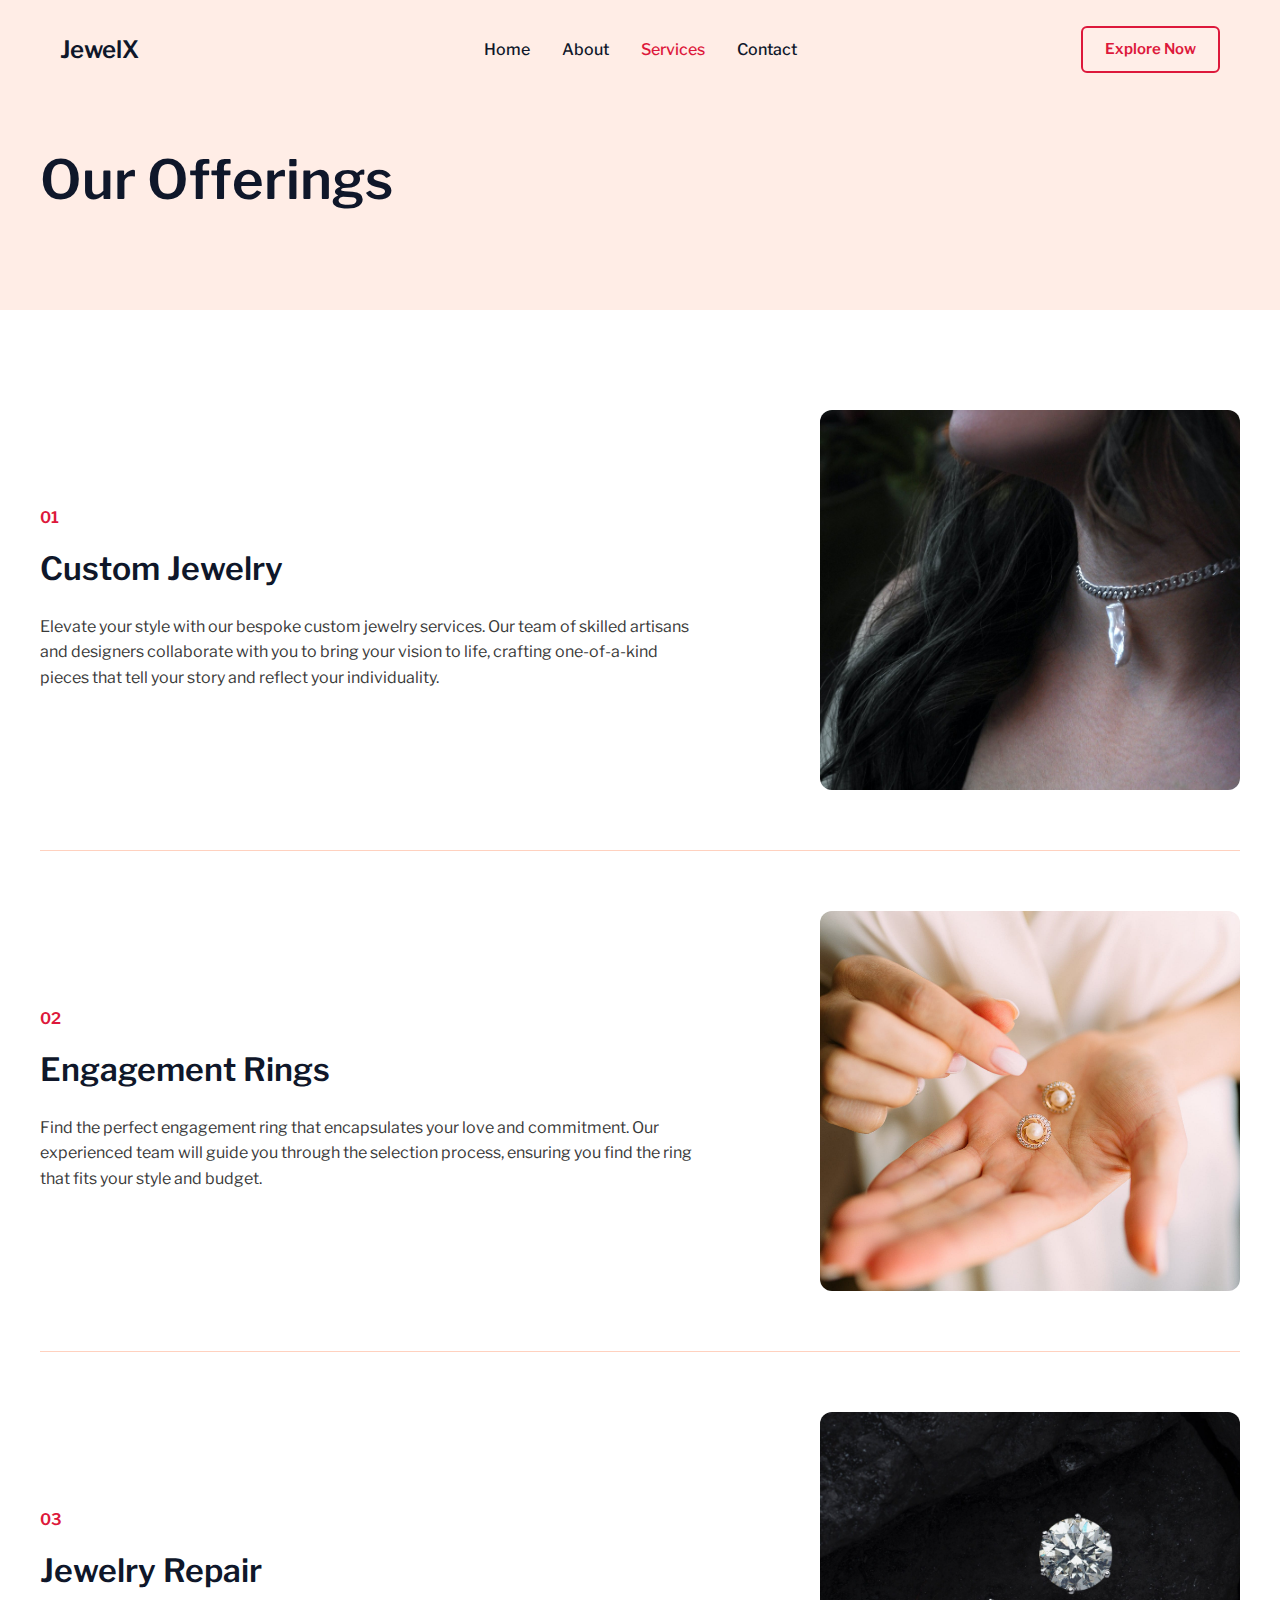
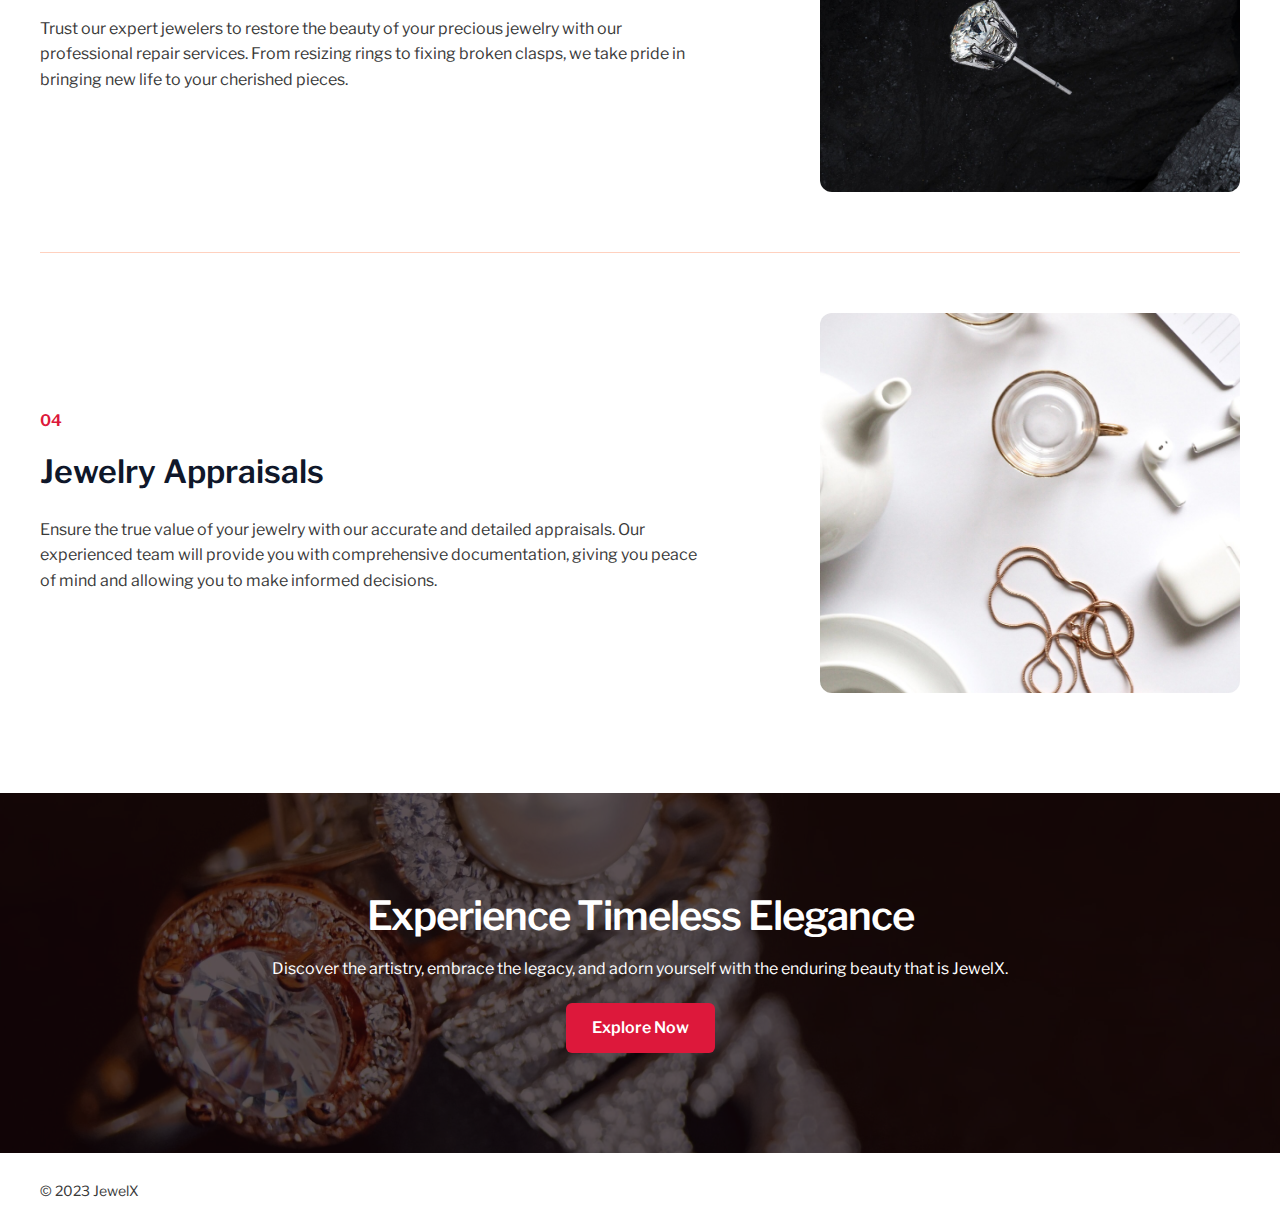
<file: services/index.html>
<!DOCTYPE html>
<html lang="en-US">
<head>
<meta charset="UTF-8">
<meta name="viewport" content="width=device-width, initial-scale=1">
	 <link rel="profile" href="https://gmpg.org/xfn/11"> 
	 <title>Services &#8211; JewelX</title>
<meta name="robots" content="noindex, nofollow">
<link rel="dns-prefetch" href="//fonts.googleapis.com">
<link rel="alternate" type="application/rss+xml" title="JewelX &raquo; Feed" href="./../feed/index.html">
<link rel="alternate" type="application/rss+xml" title="JewelX &raquo; Comments Feed" href="./../comments/feed/index.html">
<script>
window._wpemojiSettings = {"baseUrl":"https:\/\/s.w.org\/images\/core\/emoji\/14.0.0\/72x72\/","ext":".png","svgUrl":"https:\/\/s.w.org\/images\/core\/emoji\/14.0.0\/svg\/","svgExt":".svg","source":{"concatemoji":".\/\/wp-includes\/js\/wp-emoji-release.min.js?ver=6.4.2"}};
/*! This file is auto-generated */
!function(i,n){var o,s,e;function c(e){try{var t={supportTests:e,timestamp:(new Date).valueOf()};sessionStorage.setItem(o,JSON.stringify(t))}catch(e){}}function p(e,t,n){e.clearRect(0,0,e.canvas.width,e.canvas.height),e.fillText(t,0,0);var t=new Uint32Array(e.getImageData(0,0,e.canvas.width,e.canvas.height).data),r=(e.clearRect(0,0,e.canvas.width,e.canvas.height),e.fillText(n,0,0),new Uint32Array(e.getImageData(0,0,e.canvas.width,e.canvas.height).data));return t.every(function(e,t){return e===r[t]})}function u(e,t,n){switch(t){case"flag":return n(e,"🏳️‍⚧️","🏳️​⚧️")?!1:!n(e,"🇺🇳","🇺​🇳")&&!n(e,"🏴󠁧󠁢󠁥󠁮󠁧󠁿","🏴​󠁧​󠁢​󠁥​󠁮​󠁧​󠁿");case"emoji":return!n(e,"🫱🏻‍🫲🏿","🫱🏻​🫲🏿")}return!1}function f(e,t,n){var r="undefined"!=typeof WorkerGlobalScope&&self instanceof WorkerGlobalScope?new OffscreenCanvas(300,150):i.createElement("canvas"),a=r.getContext("2d",{willReadFrequently:!0}),o=(a.textBaseline="top",a.font="600 32px Arial",{});return e.forEach(function(e){o[e]=t(a,e,n)}),o}function t(e){var t=i.createElement("script");t.src=e,t.defer=!0,i.head.appendChild(t)}"undefined"!=typeof Promise&&(o="wpEmojiSettingsSupports",s=["flag","emoji"],n.supports={everything:!0,everythingExceptFlag:!0},e=new Promise(function(e){i.addEventListener("DOMContentLoaded",e,{once:!0})}),new Promise(function(t){var n=function(){try{var e=JSON.parse(sessionStorage.getItem(o));if("object"==typeof e&&"number"==typeof e.timestamp&&(new Date).valueOf()<e.timestamp+604800&&"object"==typeof e.supportTests)return e.supportTests}catch(e){}return null}();if(!n){if("undefined"!=typeof Worker&&"undefined"!=typeof OffscreenCanvas&&"undefined"!=typeof URL&&URL.createObjectURL&&"undefined"!=typeof Blob)try{var e="postMessage("+f.toString()+"("+[JSON.stringify(s),u.toString(),p.toString()].join(",")+"));",r=new Blob([e],{type:"text/javascript"}),a=new Worker(URL.createObjectURL(r),{name:"wpTestEmojiSupports"});return void(a.onmessage=function(e){c(n=e.data),a.terminate(),t(n)})}catch(e){}c(n=f(s,u,p))}t(n)}).then(function(e){for(var t in e)n.supports[t]=e[t],n.supports.everything=n.supports.everything&&n.supports[t],"flag"!==t&&(n.supports.everythingExceptFlag=n.supports.everythingExceptFlag&&n.supports[t]);n.supports.everythingExceptFlag=n.supports.everythingExceptFlag&&!n.supports.flag,n.DOMReady=!1,n.readyCallback=function(){n.DOMReady=!0}}).then(function(){return e}).then(function(){var e;n.supports.everything||(n.readyCallback(),(e=n.source||{}).concatemoji?t(e.concatemoji):e.wpemoji&&e.twemoji&&(t(e.twemoji),t(e.wpemoji)))}))}((window,document),window._wpemojiSettings);
</script>
<link rel="stylesheet" id="astra-theme-css-css" href="./../wp-content/themes/astra/assets/css/minified/main.min.css?ver=4.5.2" media="all">
<style id="astra-theme-css-inline-css">:root{--ast-container-default-xlg-padding:3em;--ast-container-default-lg-padding:3em;--ast-container-default-slg-padding:2em;--ast-container-default-md-padding:3em;--ast-container-default-sm-padding:3em;--ast-container-default-xs-padding:2.4em;--ast-container-default-xxs-padding:1.8em;--ast-code-block-background:#ECEFF3;--ast-comment-inputs-background:#F9FAFB;}html{font-size:100%;}a{color:var(--ast-global-color-0);}a:hover,a:focus{color:var(--ast-global-color-1);}body,button,input,select,textarea,.ast-button,.ast-custom-button{font-family:'Libre Franklin',sans-serif;font-weight:400;font-size:16px;font-size:1rem;line-height:1.6em;letter-spacing:0;}blockquote{color:var(--ast-global-color-3);}h1,.entry-content h1,h2,.entry-content h2,h3,.entry-content h3,h4,.entry-content h4,h5,.entry-content h5,h6,.entry-content h6,.site-title,.site-title a{font-family:'Libre Franklin',sans-serif;font-weight:600;}.ast-site-identity .site-title a{color:var(--ast-global-color-5);}.site-title{font-size:24px;font-size:1.5rem;display:block;}header .custom-logo-link img{max-width:30px;}.astra-logo-svg{width:30px;}.site-header .site-description{font-size:15px;font-size:0.9375rem;display:none;}.entry-title{font-size:30px;font-size:1.875rem;}h1,.entry-content h1{font-size:54px;font-size:3.375rem;font-weight:600;font-family:'Libre Franklin',sans-serif;line-height:1.12em;}h2,.entry-content h2{font-size:40px;font-size:2.5rem;font-weight:600;font-family:'Libre Franklin',sans-serif;line-height:1.16em;letter-spacing:-1px;}h3,.entry-content h3{font-size:32px;font-size:2rem;font-weight:600;font-family:'Libre Franklin',sans-serif;line-height:1.2em;letter-spacing:0;}h4,.entry-content h4{font-size:22px;font-size:1.375rem;line-height:1.5em;font-weight:600;font-family:'Libre Franklin',sans-serif;letter-spacing:0;}h5,.entry-content h5{font-size:19px;font-size:1.1875rem;line-height:1.33em;font-weight:600;font-family:'Libre Franklin',sans-serif;letter-spacing:0;}h6,.entry-content h6{font-size:16px;font-size:1rem;line-height:1em;font-weight:600;font-family:'Libre Franklin',sans-serif;text-transform:uppercase;letter-spacing:0;}::selection{background-color:var(--ast-global-color-0);color:#ffffff;}body,h1,.entry-title a,.entry-content h1,h2,.entry-content h2,h3,.entry-content h3,h4,.entry-content h4,h5,.entry-content h5,h6,.entry-content h6{color:var(--ast-global-color-3);}.tagcloud a:hover,.tagcloud a:focus,.tagcloud a.current-item{color:#ffffff;border-color:var(--ast-global-color-0);background-color:var(--ast-global-color-0);}input:focus,input[type="text"]:focus,input[type="email"]:focus,input[type="url"]:focus,input[type="password"]:focus,input[type="reset"]:focus,input[type="search"]:focus,textarea:focus{border-color:var(--ast-global-color-0);}input[type="radio"]:checked,input[type=reset],input[type="checkbox"]:checked,input[type="checkbox"]:hover:checked,input[type="checkbox"]:focus:checked,input[type=range]::-webkit-slider-thumb{border-color:var(--ast-global-color-0);background-color:var(--ast-global-color-0);box-shadow:none;}.site-footer a:hover + .post-count,.site-footer a:focus + .post-count{background:var(--ast-global-color-0);border-color:var(--ast-global-color-0);}.single .nav-links .nav-previous,.single .nav-links .nav-next{color:var(--ast-global-color-0);}.entry-meta,.entry-meta *{line-height:1.45;color:var(--ast-global-color-0);}.entry-meta a:hover,.entry-meta a:hover *,.entry-meta a:focus,.entry-meta a:focus *,.page-links > .page-link,.page-links .page-link:hover,.post-navigation a:hover{color:var(--ast-global-color-1);}#cat option,.secondary .calendar_wrap thead a,.secondary .calendar_wrap thead a:visited{color:var(--ast-global-color-0);}.secondary .calendar_wrap #today,.ast-progress-val span{background:var(--ast-global-color-0);}.secondary a:hover + .post-count,.secondary a:focus + .post-count{background:var(--ast-global-color-0);border-color:var(--ast-global-color-0);}.calendar_wrap #today > a{color:#ffffff;}.page-links .page-link,.single .post-navigation a{color:var(--ast-global-color-0);}.ast-search-menu-icon .search-form button.search-submit{padding:0 4px;}.ast-search-menu-icon form.search-form{padding-right:0;}.ast-search-menu-icon.slide-search input.search-field{width:0;}.ast-header-search .ast-search-menu-icon.ast-dropdown-active .search-form,.ast-header-search .ast-search-menu-icon.ast-dropdown-active .search-field:focus{border-color:var(--ast-global-color-0);transition:all 0.2s;}.search-form input.search-field:focus{outline:none;}.ast-archive-title{color:var(--ast-global-color-2);}.widget-title,.widget .wp-block-heading{font-size:22px;font-size:1.375rem;color:var(--ast-global-color-2);}.ast-single-post .entry-content a,.ast-comment-content a:not(.ast-comment-edit-reply-wrap a){text-decoration:underline;}.ast-single-post .wp-block-button .wp-block-button__link,.ast-single-post .elementor-button-wrapper .elementor-button,.ast-single-post .entry-content .uagb-tab a,.ast-single-post .entry-content .uagb-ifb-cta a,.ast-single-post .entry-content .wp-block-uagb-buttons a,.ast-single-post .entry-content .uabb-module-content a,.ast-single-post .entry-content .uagb-post-grid a,.ast-single-post .entry-content .uagb-timeline a,.ast-single-post .entry-content .uagb-toc__wrap a,.ast-single-post .entry-content .uagb-taxomony-box a,.ast-single-post .entry-content .woocommerce a,.entry-content .wp-block-latest-posts > li > a,.ast-single-post .entry-content .wp-block-file__button,li.ast-post-filter-single,.ast-single-post .wp-block-buttons .wp-block-button.is-style-outline .wp-block-button__link{text-decoration:none;}a:focus-visible,.ast-menu-toggle:focus-visible,.site .skip-link:focus-visible,.wp-block-loginout input:focus-visible,.wp-block-search.wp-block-search__button-inside .wp-block-search__inside-wrapper,.ast-header-navigation-arrow:focus-visible,.woocommerce .wc-proceed-to-checkout > .checkout-button:focus-visible,.woocommerce .woocommerce-MyAccount-navigation ul li a:focus-visible,.ast-orders-table__row .ast-orders-table__cell:focus-visible,.woocommerce .woocommerce-order-details .order-again > .button:focus-visible,.woocommerce .woocommerce-message a.button.wc-forward:focus-visible,.woocommerce #minus_qty:focus-visible,.woocommerce #plus_qty:focus-visible,a#ast-apply-coupon:focus-visible,.woocommerce .woocommerce-info a:focus-visible,.woocommerce .astra-shop-summary-wrap a:focus-visible,.woocommerce a.wc-forward:focus-visible,#ast-apply-coupon:focus-visible,.woocommerce-js .woocommerce-mini-cart-item a.remove:focus-visible{outline-style:dotted;outline-color:inherit;outline-width:thin;}input:focus,input[type="text"]:focus,input[type="email"]:focus,input[type="url"]:focus,input[type="password"]:focus,input[type="reset"]:focus,input[type="number"]:focus,textarea:focus,.wp-block-search__input:focus,[data-section="section-header-mobile-trigger"] .ast-button-wrap .ast-mobile-menu-trigger-minimal:focus,.ast-mobile-popup-drawer.active .menu-toggle-close:focus,.woocommerce-ordering select.orderby:focus,#ast-scroll-top:focus,#coupon_code:focus,.woocommerce-page #comment:focus,.woocommerce #reviews #respond input#submit:focus,.woocommerce a.add_to_cart_button:focus,.woocommerce .button.single_add_to_cart_button:focus,.woocommerce .woocommerce-cart-form button:focus,.woocommerce .woocommerce-cart-form__cart-item .quantity .qty:focus,.woocommerce .woocommerce-billing-fields .woocommerce-billing-fields__field-wrapper .woocommerce-input-wrapper > .input-text:focus,.woocommerce #order_comments:focus,.woocommerce #place_order:focus,.woocommerce .woocommerce-address-fields .woocommerce-address-fields__field-wrapper .woocommerce-input-wrapper > .input-text:focus,.woocommerce .woocommerce-MyAccount-content form button:focus,.woocommerce .woocommerce-MyAccount-content .woocommerce-EditAccountForm .woocommerce-form-row .woocommerce-Input.input-text:focus,.woocommerce .ast-woocommerce-container .woocommerce-pagination ul.page-numbers li a:focus,body #content .woocommerce form .form-row .select2-container--default .select2-selection--single:focus,#ast-coupon-code:focus,.woocommerce.woocommerce-js .quantity input[type=number]:focus,.woocommerce-js .woocommerce-mini-cart-item .quantity input[type=number]:focus,.woocommerce p#ast-coupon-trigger:focus{border-style:dotted;border-color:inherit;border-width:thin;}input{outline:none;}.ast-logo-title-inline .site-logo-img{padding-right:1em;}body .ast-oembed-container *{position:absolute;top:0;width:100%;height:100%;left:0;}.ast-single-post-featured-section + article {margin-top: 2em;}.site-content .ast-single-post-featured-section img {width: 100%;overflow: hidden;object-fit: cover;}.ast-separate-container .site-content .ast-single-post-featured-section + article {margin-top: -80px;z-index: 9;position: relative;border-radius: 4px;}@media (min-width: 922px) {.ast-no-sidebar .site-content .ast-article-image-container--wide {margin-left: -120px;margin-right: -120px;max-width: unset;width: unset;}.ast-left-sidebar .site-content .ast-article-image-container--wide,.ast-right-sidebar .site-content .ast-article-image-container--wide {margin-left: -10px;margin-right: -10px;}.site-content .ast-article-image-container--full {margin-left: calc( -50vw + 50%);margin-right: calc( -50vw + 50%);max-width: 100vw;width: 100vw;}.ast-left-sidebar .site-content .ast-article-image-container--full,.ast-right-sidebar .site-content .ast-article-image-container--full {margin-left: -10px;margin-right: -10px;max-width: inherit;width: auto;}}@media (max-width:921px){#ast-desktop-header{display:none;}}@media (min-width:922px){#ast-mobile-header{display:none;}}.wp-block-buttons.aligncenter{justify-content:center;}@media (max-width:921px){.ast-theme-transparent-header #primary,.ast-theme-transparent-header #secondary{padding:0;}}@media (max-width:921px){.ast-plain-container.ast-no-sidebar #primary{padding:0;}}.ast-plain-container.ast-no-sidebar #primary{margin-top:0;margin-bottom:0;}.wp-block-button.is-style-outline .wp-block-button__link{border-color:var(--ast-global-color-0);}div.wp-block-button.is-style-outline > .wp-block-button__link:not(.has-text-color),div.wp-block-button.wp-block-button__link.is-style-outline:not(.has-text-color){color:var(--ast-global-color-0);}.wp-block-button.is-style-outline .wp-block-button__link:hover,.wp-block-buttons .wp-block-button.is-style-outline .wp-block-button__link:focus,.wp-block-buttons .wp-block-button.is-style-outline > .wp-block-button__link:not(.has-text-color):hover,.wp-block-buttons .wp-block-button.wp-block-button__link.is-style-outline:not(.has-text-color):hover{color:var(--ast-global-color-5);background-color:var(--ast-global-color-1);border-color:var(--ast-global-color-1);}.post-page-numbers.current .page-link,.ast-pagination .page-numbers.current{color:#ffffff;border-color:var(--ast-global-color-0);background-color:var(--ast-global-color-0);border-radius:2px;}.wp-block-button.is-style-outline .wp-block-button__link.wp-element-button,.ast-outline-button{border-color:var(--ast-global-color-0);font-family:inherit;font-weight:600;font-size:16px;font-size:1rem;line-height:1em;border-top-left-radius:6px;border-top-right-radius:6px;border-bottom-right-radius:6px;border-bottom-left-radius:6px;}.wp-block-buttons .wp-block-button.is-style-outline > .wp-block-button__link:not(.has-text-color),.wp-block-buttons .wp-block-button.wp-block-button__link.is-style-outline:not(.has-text-color),.ast-outline-button{color:var(--ast-global-color-0);}.wp-block-button.is-style-outline .wp-block-button__link:hover,.wp-block-buttons .wp-block-button.is-style-outline .wp-block-button__link:focus,.wp-block-buttons .wp-block-button.is-style-outline > .wp-block-button__link:not(.has-text-color):hover,.wp-block-buttons .wp-block-button.wp-block-button__link.is-style-outline:not(.has-text-color):hover,.ast-outline-button:hover,.ast-outline-button:focus{color:var(--ast-global-color-5);background-color:var(--ast-global-color-1);border-color:var(--ast-global-color-1);}.wp-block-button .wp-block-button__link.wp-element-button.is-style-outline:not(.has-background),.wp-block-button.is-style-outline>.wp-block-button__link.wp-element-button:not(.has-background){background-color:var(--ast-global-color-0);}@media (max-width:921px){.wp-block-button.is-style-outline .wp-block-button__link.wp-element-button,.ast-outline-button{font-size:16px;font-size:1rem;}}@media (max-width:544px){.wp-block-button.is-style-outline .wp-block-button__link.wp-element-button,.ast-outline-button{font-size:14px;font-size:0.875rem;}}.entry-content[ast-blocks-layout] > figure{margin-bottom:1em;}h1.widget-title{font-weight:600;}h2.widget-title{font-weight:600;}h3.widget-title{font-weight:600;}#page{display:flex;flex-direction:column;min-height:100vh;}.ast-404-layout-1 h1.page-title{color:var(--ast-global-color-2);}.single .post-navigation a{line-height:1em;height:inherit;}.error-404 .page-sub-title{font-size:1.5rem;font-weight:inherit;}.search .site-content .content-area .search-form{margin-bottom:0;}#page .site-content{flex-grow:1;}.widget{margin-bottom:1.25em;}#secondary li{line-height:1.5em;}#secondary .wp-block-group h2{margin-bottom:0.7em;}#secondary h2{font-size:1.7rem;}.ast-separate-container .ast-article-post,.ast-separate-container .ast-article-single,.ast-separate-container .ast-comment-list li.depth-1,.ast-separate-container .comment-respond{padding:3em;}.ast-separate-container .ast-article-single .ast-article-single{padding:0;}.ast-article-single .wp-block-post-template-is-layout-grid{padding-left:0;}.ast-separate-container .ast-comment-list li.depth-1,.hentry{margin-bottom:2em;}.ast-separate-container .ast-archive-description,.ast-separate-container .ast-author-box{border-bottom:1px solid var(--ast-border-color);}.ast-separate-container .comments-title{padding:2em 2em 0 2em;}.ast-page-builder-template .comment-form-textarea,.ast-comment-formwrap .ast-grid-common-col{padding:0;}.ast-comment-formwrap{padding:0;display:inline-flex;column-gap:20px;width:100%;margin-left:0;margin-right:0;}.comments-area textarea#comment:focus,.comments-area textarea#comment:active,.comments-area .ast-comment-formwrap input[type="text"]:focus,.comments-area .ast-comment-formwrap input[type="text"]:active {box-shadow:none;outline:none;}.archive.ast-page-builder-template .entry-header{margin-top:2em;}.ast-page-builder-template .ast-comment-formwrap{width:100%;}.entry-title{margin-bottom:0.5em;}.ast-archive-description p{font-size:inherit;font-weight:inherit;line-height:inherit;}@media (min-width:921px){.ast-left-sidebar.ast-page-builder-template #secondary,.archive.ast-right-sidebar.ast-page-builder-template .site-main{padding-left:20px;padding-right:20px;}}@media (max-width:544px){.ast-comment-formwrap.ast-row{column-gap:10px;display:inline-block;}#ast-commentform .ast-grid-common-col{position:relative;width:100%;}}@media (min-width:1201px){.ast-separate-container .ast-article-post,.ast-separate-container .ast-article-single,.ast-separate-container .ast-author-box,.ast-separate-container .ast-404-layout-1,.ast-separate-container .no-results{padding:3em;}}@media (max-width:921px){.ast-separate-container #primary,.ast-separate-container #secondary{padding:1.5em 0;}#primary,#secondary{padding:1.5em 0;margin:0;}.ast-left-sidebar #content > .ast-container{display:flex;flex-direction:column-reverse;width:100%;}}@media (min-width:922px){.ast-separate-container.ast-right-sidebar #primary,.ast-separate-container.ast-left-sidebar #primary{border:0;}.search-no-results.ast-separate-container #primary{margin-bottom:4em;}}.wp-block-button .wp-block-button__link{color:var(--ast-global-color-5);}.wp-block-button .wp-block-button__link:hover,.wp-block-button .wp-block-button__link:focus{color:var(--ast-global-color-5);background-color:var(--ast-global-color-1);border-color:var(--ast-global-color-1);}.elementor-widget-heading h1.elementor-heading-title{line-height:1.12em;}.elementor-widget-heading h2.elementor-heading-title{line-height:1.16em;}.elementor-widget-heading h3.elementor-heading-title{line-height:1.2em;}.elementor-widget-heading h4.elementor-heading-title{line-height:1.5em;}.elementor-widget-heading h5.elementor-heading-title{line-height:1.33em;}.elementor-widget-heading h6.elementor-heading-title{line-height:1em;}.wp-block-button .wp-block-button__link,.wp-block-search .wp-block-search__button,body .wp-block-file .wp-block-file__button{border-style:solid;border-top-width:0px;border-right-width:0px;border-left-width:0px;border-bottom-width:0px;border-color:var(--ast-global-color-0);background-color:var(--ast-global-color-0);color:var(--ast-global-color-5);font-family:inherit;font-weight:600;line-height:1em;font-size:16px;font-size:1rem;border-top-left-radius:6px;border-top-right-radius:6px;border-bottom-right-radius:6px;border-bottom-left-radius:6px;padding-top:17px;padding-right:26px;padding-bottom:17px;padding-left:26px;}@media (max-width:921px){.wp-block-button .wp-block-button__link,.wp-block-search .wp-block-search__button,body .wp-block-file .wp-block-file__button{font-size:16px;font-size:1rem;padding-top:15px;padding-right:30px;padding-bottom:15px;padding-left:30px;}}@media (max-width:544px){.wp-block-button .wp-block-button__link,.wp-block-search .wp-block-search__button,body .wp-block-file .wp-block-file__button{font-size:14px;font-size:0.875rem;padding-top:14px;padding-right:26px;padding-bottom:14px;padding-left:26px;}}.menu-toggle,button,.ast-button,.ast-custom-button,.button,input#submit,input[type="button"],input[type="submit"],input[type="reset"],form[CLASS*="wp-block-search__"].wp-block-search .wp-block-search__inside-wrapper .wp-block-search__button,body .wp-block-file .wp-block-file__button,.search .search-submit,.woocommerce-js a.button,.woocommerce button.button,.woocommerce .woocommerce-message a.button,.woocommerce #respond input#submit.alt,.woocommerce input.button.alt,.woocommerce input.button,.woocommerce input.button:disabled,.woocommerce input.button:disabled[disabled],.woocommerce input.button:disabled:hover,.woocommerce input.button:disabled[disabled]:hover,.woocommerce #respond input#submit,.woocommerce button.button.alt.disabled,.wc-block-grid__products .wc-block-grid__product .wp-block-button__link,.wc-block-grid__product-onsale,[CLASS*="wc-block"] button,.woocommerce-js .astra-cart-drawer .astra-cart-drawer-content .woocommerce-mini-cart__buttons .button:not(.checkout):not(.ast-continue-shopping),.woocommerce-js .astra-cart-drawer .astra-cart-drawer-content .woocommerce-mini-cart__buttons a.checkout,.woocommerce button.button.alt.disabled.wc-variation-selection-needed{border-style:solid;border-top-width:0px;border-right-width:0px;border-left-width:0px;border-bottom-width:0px;color:var(--ast-global-color-5);border-color:var(--ast-global-color-0);background-color:var(--ast-global-color-0);padding-top:17px;padding-right:26px;padding-bottom:17px;padding-left:26px;font-family:inherit;font-weight:600;font-size:16px;font-size:1rem;line-height:1em;border-top-left-radius:6px;border-top-right-radius:6px;border-bottom-right-radius:6px;border-bottom-left-radius:6px;}button:focus,.menu-toggle:hover,button:hover,.ast-button:hover,.ast-custom-button:hover .button:hover,.ast-custom-button:hover ,input[type=reset]:hover,input[type=reset]:focus,input#submit:hover,input#submit:focus,input[type="button"]:hover,input[type="button"]:focus,input[type="submit"]:hover,input[type="submit"]:focus,form[CLASS*="wp-block-search__"].wp-block-search .wp-block-search__inside-wrapper .wp-block-search__button:hover,form[CLASS*="wp-block-search__"].wp-block-search .wp-block-search__inside-wrapper .wp-block-search__button:focus,body .wp-block-file .wp-block-file__button:hover,body .wp-block-file .wp-block-file__button:focus,.woocommerce-js a.button:hover,.woocommerce button.button:hover,.woocommerce .woocommerce-message a.button:hover,.woocommerce #respond input#submit:hover,.woocommerce #respond input#submit.alt:hover,.woocommerce input.button.alt:hover,.woocommerce input.button:hover,.woocommerce button.button.alt.disabled:hover,.wc-block-grid__products .wc-block-grid__product .wp-block-button__link:hover,[CLASS*="wc-block"] button:hover,.woocommerce-js .astra-cart-drawer .astra-cart-drawer-content .woocommerce-mini-cart__buttons .button:not(.checkout):not(.ast-continue-shopping):hover,.woocommerce-js .astra-cart-drawer .astra-cart-drawer-content .woocommerce-mini-cart__buttons a.checkout:hover,.woocommerce button.button.alt.disabled.wc-variation-selection-needed:hover{color:var(--ast-global-color-5);background-color:var(--ast-global-color-1);border-color:var(--ast-global-color-1);}form[CLASS*="wp-block-search__"].wp-block-search .wp-block-search__inside-wrapper .wp-block-search__button.has-icon{padding-top:calc(17px - 3px);padding-right:calc(26px - 3px);padding-bottom:calc(17px - 3px);padding-left:calc(26px - 3px);}@media (max-width:921px){.menu-toggle,button,.ast-button,.ast-custom-button,.button,input#submit,input[type="button"],input[type="submit"],input[type="reset"],form[CLASS*="wp-block-search__"].wp-block-search .wp-block-search__inside-wrapper .wp-block-search__button,body .wp-block-file .wp-block-file__button,.search .search-submit,.woocommerce-js a.button,.woocommerce button.button,.woocommerce .woocommerce-message a.button,.woocommerce #respond input#submit.alt,.woocommerce input.button.alt,.woocommerce input.button,.woocommerce input.button:disabled,.woocommerce input.button:disabled[disabled],.woocommerce input.button:disabled:hover,.woocommerce input.button:disabled[disabled]:hover,.woocommerce #respond input#submit,.woocommerce button.button.alt.disabled,.wc-block-grid__products .wc-block-grid__product .wp-block-button__link,.wc-block-grid__product-onsale,[CLASS*="wc-block"] button,.woocommerce-js .astra-cart-drawer .astra-cart-drawer-content .woocommerce-mini-cart__buttons .button:not(.checkout):not(.ast-continue-shopping),.woocommerce-js .astra-cart-drawer .astra-cart-drawer-content .woocommerce-mini-cart__buttons a.checkout,.woocommerce button.button.alt.disabled.wc-variation-selection-needed{padding-top:15px;padding-right:30px;padding-bottom:15px;padding-left:30px;font-size:16px;font-size:1rem;}}@media (max-width:544px){.menu-toggle,button,.ast-button,.ast-custom-button,.button,input#submit,input[type="button"],input[type="submit"],input[type="reset"],form[CLASS*="wp-block-search__"].wp-block-search .wp-block-search__inside-wrapper .wp-block-search__button,body .wp-block-file .wp-block-file__button,.search .search-submit,.woocommerce-js a.button,.woocommerce button.button,.woocommerce .woocommerce-message a.button,.woocommerce #respond input#submit.alt,.woocommerce input.button.alt,.woocommerce input.button,.woocommerce input.button:disabled,.woocommerce input.button:disabled[disabled],.woocommerce input.button:disabled:hover,.woocommerce input.button:disabled[disabled]:hover,.woocommerce #respond input#submit,.woocommerce button.button.alt.disabled,.wc-block-grid__products .wc-block-grid__product .wp-block-button__link,.wc-block-grid__product-onsale,[CLASS*="wc-block"] button,.woocommerce-js .astra-cart-drawer .astra-cart-drawer-content .woocommerce-mini-cart__buttons .button:not(.checkout):not(.ast-continue-shopping),.woocommerce-js .astra-cart-drawer .astra-cart-drawer-content .woocommerce-mini-cart__buttons a.checkout,.woocommerce button.button.alt.disabled.wc-variation-selection-needed{padding-top:14px;padding-right:26px;padding-bottom:14px;padding-left:26px;font-size:14px;font-size:0.875rem;}}@media (max-width:921px){.menu-toggle,button,.ast-button,.button,input#submit,input[type="button"],input[type="submit"],input[type="reset"]{font-size:16px;font-size:1rem;}.ast-mobile-header-stack .main-header-bar .ast-search-menu-icon{display:inline-block;}.ast-header-break-point.ast-header-custom-item-outside .ast-mobile-header-stack .main-header-bar .ast-search-icon{margin:0;}.ast-comment-avatar-wrap img{max-width:2.5em;}.ast-separate-container .ast-comment-list li.depth-1{padding:1.5em 2.14em;}.ast-separate-container .comment-respond{padding:2em 2.14em;}.ast-comment-meta{padding:0 1.8888em 1.3333em;}}@media (min-width:544px){.ast-container{max-width:100%;}}@media (max-width:544px){.ast-separate-container .ast-article-post,.ast-separate-container .ast-article-single,.ast-separate-container .comments-title,.ast-separate-container .ast-archive-description{padding:1.5em 1em;}.ast-separate-container #content .ast-container{padding-left:0.54em;padding-right:0.54em;}.ast-separate-container .ast-comment-list li.depth-1{padding:1.5em 1em;margin-bottom:1.5em;}.ast-separate-container .ast-comment-list .bypostauthor{padding:.5em;}.ast-search-menu-icon.ast-dropdown-active .search-field{width:170px;}.menu-toggle,button,.ast-button,.button,input#submit,input[type="button"],input[type="submit"],input[type="reset"]{font-size:14px;font-size:0.875rem;}}.ast-separate-container{background-color:var(--ast-global-color-4);;background-image:none;;}@media (max-width:921px){.widget-title{font-size:22px;font-size:1.375rem;}body,button,input,select,textarea,.ast-button,.ast-custom-button{font-size:16px;font-size:1rem;}#secondary,#secondary button,#secondary input,#secondary select,#secondary textarea{font-size:16px;font-size:1rem;}.site-title{font-size:24px;font-size:1.5rem;display:block;}.site-header .site-description{display:none;}.entry-title{font-size:30px;}h1,.entry-content h1{font-size:48px;}h2,.entry-content h2{font-size:36px;}h3,.entry-content h3{font-size:32px;}h4,.entry-content h4{font-size:20px;font-size:1.25rem;}h5,.entry-content h5{font-size:18px;font-size:1.125rem;}h6,.entry-content h6{font-size:16px;font-size:1rem;}.astra-logo-svg{width:32px;}.astra-logo-svg:not(.sticky-custom-logo .astra-logo-svg,.transparent-custom-logo .astra-logo-svg,.advanced-header-logo .astra-logo-svg){height:32px;}header .custom-logo-link img,.ast-header-break-point .site-logo-img .custom-mobile-logo-link img{max-width:32px;}body,.ast-separate-container{background-color:var(--ast-global-color-4);;background-image:none;;}}@media (max-width:544px){.widget-title{font-size:22px;font-size:1.375rem;}body,button,input,select,textarea,.ast-button,.ast-custom-button{font-size:16px;font-size:1rem;}#secondary,#secondary button,#secondary input,#secondary select,#secondary textarea{font-size:16px;font-size:1rem;}.site-title{font-size:22px;font-size:1.375rem;display:block;}.site-header .site-description{display:none;}.entry-title{font-size:30px;}h1,.entry-content h1{font-size:38px;}h2,.entry-content h2{font-size:32px;}h3,.entry-content h3{font-size:28px;}h4,.entry-content h4{font-size:20px;font-size:1.25rem;}h5,.entry-content h5{font-size:17px;font-size:1.0625rem;}h6,.entry-content h6{font-size:16px;font-size:1rem;}header .custom-logo-link img,.ast-header-break-point .site-branding img,.ast-header-break-point .custom-logo-link img{max-width:30px;}.astra-logo-svg{width:30px;}.astra-logo-svg:not(.sticky-custom-logo .astra-logo-svg,.transparent-custom-logo .astra-logo-svg,.advanced-header-logo .astra-logo-svg){height:30px;}.ast-header-break-point .site-logo-img .custom-mobile-logo-link img{max-width:30px;}body,.ast-separate-container{background-color:var(--ast-global-color-4);;background-image:none;;}}@media (max-width:544px){html{font-size:100%;}}@media (min-width:922px){.ast-container{max-width:1240px;}}@media (min-width:922px){.site-content .ast-container{display:flex;}}@media (max-width:921px){.site-content .ast-container{flex-direction:column;}}@media (min-width:922px){.main-header-menu .sub-menu .menu-item.ast-left-align-sub-menu:hover > .sub-menu,.main-header-menu .sub-menu .menu-item.ast-left-align-sub-menu.focus > .sub-menu{margin-left:-0px;}}.ast-theme-transparent-header [CLASS*="ast-header-button-"] .ast-custom-button{color:var(--ast-global-color-0);background:rgba(255,255,255,0.1);}.ast-theme-transparent-header [CLASS*="ast-header-button-"] .ast-custom-button:hover{color:var(--ast-global-color-5);background:var(--ast-global-color-1);}.ast-theme-transparent-header [data-section="section-header-mobile-trigger"] .ast-button-wrap .ast-mobile-menu-trigger-fill,.ast-theme-transparent-header [data-section="section-header-mobile-trigger"] .ast-button-wrap .ast-mobile-menu-trigger-minimal{border:none;}.entry-content li > p{margin-bottom:0;}blockquote,cite {font-style: initial;}.wp-block-file {display: flex;align-items: center;flex-wrap: wrap;justify-content: space-between;}.wp-block-pullquote {border: none;}.wp-block-pullquote blockquote::before {content: "\201D";font-family: "Helvetica",sans-serif;display: flex;transform: rotate( 180deg );font-size: 6rem;font-style: normal;line-height: 1;font-weight: bold;align-items: center;justify-content: center;}.has-text-align-right > blockquote::before {justify-content: flex-start;}.has-text-align-left > blockquote::before {justify-content: flex-end;}figure.wp-block-pullquote.is-style-solid-color blockquote {max-width: 100%;text-align: inherit;}html body {--wp--custom--ast-default-block-top-padding: 100px;--wp--custom--ast-default-block-right-padding: 80px;--wp--custom--ast-default-block-bottom-padding: 100px;--wp--custom--ast-default-block-left-padding: 80px;--wp--custom--ast-container-width: 1200px;--wp--custom--ast-content-width-size: 1200px;--wp--custom--ast-wide-width-size: calc(1200px + var(--wp--custom--ast-default-block-left-padding) + var(--wp--custom--ast-default-block-right-padding));}.ast-narrow-container {--wp--custom--ast-content-width-size: 750px;--wp--custom--ast-wide-width-size: 750px;}@media(max-width: 921px) {html body {--wp--custom--ast-default-block-top-padding: 50px;--wp--custom--ast-default-block-right-padding: 50px;--wp--custom--ast-default-block-bottom-padding: 50px;--wp--custom--ast-default-block-left-padding: 50px;}}@media(max-width: 544px) {html body {--wp--custom--ast-default-block-top-padding: 50px;--wp--custom--ast-default-block-right-padding: 30px;--wp--custom--ast-default-block-bottom-padding: 50px;--wp--custom--ast-default-block-left-padding: 30px;}}.entry-content > .wp-block-group,.entry-content > .wp-block-cover,.entry-content > .wp-block-columns {padding-top: var(--wp--custom--ast-default-block-top-padding);padding-right: var(--wp--custom--ast-default-block-right-padding);padding-bottom: var(--wp--custom--ast-default-block-bottom-padding);padding-left: var(--wp--custom--ast-default-block-left-padding);}.ast-plain-container.ast-no-sidebar .entry-content > .alignfull,.ast-page-builder-template .ast-no-sidebar .entry-content > .alignfull {margin-left: calc( -50vw + 50%);margin-right: calc( -50vw + 50%);max-width: 100vw;width: 100vw;}.ast-plain-container.ast-no-sidebar .entry-content .alignfull .alignfull,.ast-page-builder-template.ast-no-sidebar .entry-content .alignfull .alignfull,.ast-plain-container.ast-no-sidebar .entry-content .alignfull .alignwide,.ast-page-builder-template.ast-no-sidebar .entry-content .alignfull .alignwide,.ast-plain-container.ast-no-sidebar .entry-content .alignwide .alignfull,.ast-page-builder-template.ast-no-sidebar .entry-content .alignwide .alignfull,.ast-plain-container.ast-no-sidebar .entry-content .alignwide .alignwide,.ast-page-builder-template.ast-no-sidebar .entry-content .alignwide .alignwide,.ast-plain-container.ast-no-sidebar .entry-content .wp-block-column .alignfull,.ast-page-builder-template.ast-no-sidebar .entry-content .wp-block-column .alignfull,.ast-plain-container.ast-no-sidebar .entry-content .wp-block-column .alignwide,.ast-page-builder-template.ast-no-sidebar .entry-content .wp-block-column .alignwide {margin-left: auto;margin-right: auto;width: 100%;}[ast-blocks-layout] .wp-block-separator:not(.is-style-dots) {height: 0;}[ast-blocks-layout] .wp-block-separator {margin: 20px auto;}[ast-blocks-layout] .wp-block-separator:not(.is-style-wide):not(.is-style-dots) {max-width: 100px;}[ast-blocks-layout] .wp-block-separator.has-background {padding: 0;}.entry-content[ast-blocks-layout] > * {max-width: var(--wp--custom--ast-content-width-size);margin-left: auto;margin-right: auto;}.entry-content[ast-blocks-layout] > .alignwide {max-width: var(--wp--custom--ast-wide-width-size);}.entry-content[ast-blocks-layout] .alignfull {max-width: none;}.entry-content .wp-block-columns {margin-bottom: 0;}blockquote {margin: 1.5em;border: none;}.wp-block-quote:not(.has-text-align-right):not(.has-text-align-center) {border-left: 5px solid rgba(0,0,0,0.05);}.has-text-align-right > blockquote,blockquote.has-text-align-right {border-right: 5px solid rgba(0,0,0,0.05);}.has-text-align-left > blockquote,blockquote.has-text-align-left {border-left: 5px solid rgba(0,0,0,0.05);}.wp-block-site-tagline,.wp-block-latest-posts .read-more {margin-top: 15px;}.wp-block-loginout p label {display: block;}.wp-block-loginout p:not(.login-remember):not(.login-submit) input {width: 100%;}.wp-block-loginout input:focus {border-color: transparent;}.wp-block-loginout input:focus {outline: thin dotted;}.entry-content .wp-block-media-text .wp-block-media-text__content {padding: 0 0 0 8%;}.entry-content .wp-block-media-text.has-media-on-the-right .wp-block-media-text__content {padding: 0 8% 0 0;}.entry-content .wp-block-media-text.has-background .wp-block-media-text__content {padding: 8%;}.entry-content .wp-block-cover:not([class*="background-color"]) .wp-block-cover__inner-container,.entry-content .wp-block-cover:not([class*="background-color"]) .wp-block-cover-image-text,.entry-content .wp-block-cover:not([class*="background-color"]) .wp-block-cover-text,.entry-content .wp-block-cover-image:not([class*="background-color"]) .wp-block-cover__inner-container,.entry-content .wp-block-cover-image:not([class*="background-color"]) .wp-block-cover-image-text,.entry-content .wp-block-cover-image:not([class*="background-color"]) .wp-block-cover-text {color: var(--ast-global-color-5);}.wp-block-loginout .login-remember input {width: 1.1rem;height: 1.1rem;margin: 0 5px 4px 0;vertical-align: middle;}.wp-block-latest-posts > li > *:first-child,.wp-block-latest-posts:not(.is-grid) > li:first-child {margin-top: 0;}.wp-block-search__inside-wrapper .wp-block-search__input {padding: 0 10px;color: var(--ast-global-color-3);background: var(--ast-global-color-5);border-color: var(--ast-border-color);}.wp-block-latest-posts .read-more {margin-bottom: 1.5em;}.wp-block-search__no-button .wp-block-search__inside-wrapper .wp-block-search__input {padding-top: 5px;padding-bottom: 5px;}.wp-block-latest-posts .wp-block-latest-posts__post-date,.wp-block-latest-posts .wp-block-latest-posts__post-author {font-size: 1rem;}.wp-block-latest-posts > li > *,.wp-block-latest-posts:not(.is-grid) > li {margin-top: 12px;margin-bottom: 12px;}.ast-page-builder-template .entry-content[ast-blocks-layout] > *,.ast-page-builder-template .entry-content[ast-blocks-layout] > .alignfull > * {max-width: none;}.ast-page-builder-template .entry-content[ast-blocks-layout] > .alignwide > * {max-width: var(--wp--custom--ast-wide-width-size);}.ast-page-builder-template .entry-content[ast-blocks-layout] > .inherit-container-width > *,.ast-page-builder-template .entry-content[ast-blocks-layout] > * > *,.entry-content[ast-blocks-layout] > .wp-block-cover .wp-block-cover__inner-container {max-width: var(--wp--custom--ast-content-width-size);margin-left: auto;margin-right: auto;}.entry-content[ast-blocks-layout] .wp-block-cover:not(.alignleft):not(.alignright) {width: auto;}@media(max-width: 1200px) {.ast-separate-container .entry-content > .alignfull,.ast-separate-container .entry-content[ast-blocks-layout] > .alignwide,.ast-plain-container .entry-content[ast-blocks-layout] > .alignwide,.ast-plain-container .entry-content .alignfull {margin-left: calc(-1 * min(var(--ast-container-default-xlg-padding),20px)) ;margin-right: calc(-1 * min(var(--ast-container-default-xlg-padding),20px));}}@media(min-width: 1201px) {.ast-separate-container .entry-content > .alignfull {margin-left: calc(-1 * var(--ast-container-default-xlg-padding) );margin-right: calc(-1 * var(--ast-container-default-xlg-padding) );}.ast-separate-container .entry-content[ast-blocks-layout] > .alignwide,.ast-plain-container .entry-content[ast-blocks-layout] > .alignwide {margin-left: calc(-1 * var(--wp--custom--ast-default-block-left-padding) );margin-right: calc(-1 * var(--wp--custom--ast-default-block-right-padding) );}}@media(min-width: 921px) {.ast-separate-container .entry-content .wp-block-group.alignwide:not(.inherit-container-width) > :where(:not(.alignleft):not(.alignright)),.ast-plain-container .entry-content .wp-block-group.alignwide:not(.inherit-container-width) > :where(:not(.alignleft):not(.alignright)) {max-width: calc( var(--wp--custom--ast-content-width-size) + 80px );}.ast-plain-container.ast-right-sidebar .entry-content[ast-blocks-layout] .alignfull,.ast-plain-container.ast-left-sidebar .entry-content[ast-blocks-layout] .alignfull {margin-left: -60px;margin-right: -60px;}}@media(min-width: 544px) {.entry-content > .alignleft {margin-right: 20px;}.entry-content > .alignright {margin-left: 20px;}}@media (max-width:544px){.wp-block-columns .wp-block-column:not(:last-child){margin-bottom:20px;}.wp-block-latest-posts{margin:0;}}@media( max-width: 600px ) {.entry-content .wp-block-media-text .wp-block-media-text__content,.entry-content .wp-block-media-text.has-media-on-the-right .wp-block-media-text__content {padding: 8% 0 0;}.entry-content .wp-block-media-text.has-background .wp-block-media-text__content {padding: 8%;}}.ast-narrow-container .site-content .wp-block-uagb-image--align-full .wp-block-uagb-image__figure {max-width: 100%;margin-left: auto;margin-right: auto;}.entry-content ul,.entry-content ol {padding: revert;margin: revert;}:root .has-ast-global-color-0-color{color:var(--ast-global-color-0);}:root .has-ast-global-color-0-background-color{background-color:var(--ast-global-color-0);}:root .wp-block-button .has-ast-global-color-0-color{color:var(--ast-global-color-0);}:root .wp-block-button .has-ast-global-color-0-background-color{background-color:var(--ast-global-color-0);}:root .has-ast-global-color-1-color{color:var(--ast-global-color-1);}:root .has-ast-global-color-1-background-color{background-color:var(--ast-global-color-1);}:root .wp-block-button .has-ast-global-color-1-color{color:var(--ast-global-color-1);}:root .wp-block-button .has-ast-global-color-1-background-color{background-color:var(--ast-global-color-1);}:root .has-ast-global-color-2-color{color:var(--ast-global-color-2);}:root .has-ast-global-color-2-background-color{background-color:var(--ast-global-color-2);}:root .wp-block-button .has-ast-global-color-2-color{color:var(--ast-global-color-2);}:root .wp-block-button .has-ast-global-color-2-background-color{background-color:var(--ast-global-color-2);}:root .has-ast-global-color-3-color{color:var(--ast-global-color-3);}:root .has-ast-global-color-3-background-color{background-color:var(--ast-global-color-3);}:root .wp-block-button .has-ast-global-color-3-color{color:var(--ast-global-color-3);}:root .wp-block-button .has-ast-global-color-3-background-color{background-color:var(--ast-global-color-3);}:root .has-ast-global-color-4-color{color:var(--ast-global-color-4);}:root .has-ast-global-color-4-background-color{background-color:var(--ast-global-color-4);}:root .wp-block-button .has-ast-global-color-4-color{color:var(--ast-global-color-4);}:root .wp-block-button .has-ast-global-color-4-background-color{background-color:var(--ast-global-color-4);}:root .has-ast-global-color-5-color{color:var(--ast-global-color-5);}:root .has-ast-global-color-5-background-color{background-color:var(--ast-global-color-5);}:root .wp-block-button .has-ast-global-color-5-color{color:var(--ast-global-color-5);}:root .wp-block-button .has-ast-global-color-5-background-color{background-color:var(--ast-global-color-5);}:root .has-ast-global-color-6-color{color:var(--ast-global-color-6);}:root .has-ast-global-color-6-background-color{background-color:var(--ast-global-color-6);}:root .wp-block-button .has-ast-global-color-6-color{color:var(--ast-global-color-6);}:root .wp-block-button .has-ast-global-color-6-background-color{background-color:var(--ast-global-color-6);}:root .has-ast-global-color-7-color{color:var(--ast-global-color-7);}:root .has-ast-global-color-7-background-color{background-color:var(--ast-global-color-7);}:root .wp-block-button .has-ast-global-color-7-color{color:var(--ast-global-color-7);}:root .wp-block-button .has-ast-global-color-7-background-color{background-color:var(--ast-global-color-7);}:root .has-ast-global-color-8-color{color:var(--ast-global-color-8);}:root .has-ast-global-color-8-background-color{background-color:var(--ast-global-color-8);}:root .wp-block-button .has-ast-global-color-8-color{color:var(--ast-global-color-8);}:root .wp-block-button .has-ast-global-color-8-background-color{background-color:var(--ast-global-color-8);}:root{--ast-global-color-0:#DD183B;--ast-global-color-1:#CC1939;--ast-global-color-2:#0F172A;--ast-global-color-3:#3A3A3A;--ast-global-color-4:#FFEDE6;--ast-global-color-5:#FFFFFF;--ast-global-color-6:#FFD1BF;--ast-global-color-7:#140609;--ast-global-color-8:#222222;}:root {--ast-border-color : var(--ast-global-color-6);}.ast-single-entry-banner {-js-display: flex;display: flex;flex-direction: column;justify-content: center;text-align: center;position: relative;background: #eeeeee;}.ast-single-entry-banner[data-banner-layout="layout-1"] {max-width: 1200px;background: inherit;padding: 20px 0;}.ast-single-entry-banner[data-banner-width-type="custom"] {margin: 0 auto;width: 100%;}.ast-single-entry-banner + .site-content .entry-header {margin-bottom: 0;}header.entry-header .entry-title{font-weight:600;font-size:32px;font-size:2rem;}header.entry-header > *:not(:last-child){margin-bottom:10px;}.ast-archive-entry-banner {-js-display: flex;display: flex;flex-direction: column;justify-content: center;text-align: center;position: relative;background: #eeeeee;}.ast-archive-entry-banner[data-banner-width-type="custom"] {margin: 0 auto;width: 100%;}.ast-archive-entry-banner[data-banner-layout="layout-1"] {background: inherit;padding: 20px 0;text-align: left;}body.archive .ast-archive-description{max-width:1200px;width:100%;text-align:left;padding-top:3em;padding-right:3em;padding-bottom:3em;padding-left:3em;}body.archive .ast-archive-description .ast-archive-title,body.archive .ast-archive-description .ast-archive-title *{font-weight:600;font-size:32px;font-size:2rem;}body.archive .ast-archive-description > *:not(:last-child){margin-bottom:10px;}@media (max-width:921px){body.archive .ast-archive-description{text-align:left;}}@media (max-width:544px){body.archive .ast-archive-description{text-align:left;}}.ast-theme-transparent-header #masthead .site-logo-img .transparent-custom-logo .astra-logo-svg{width:150px;}.ast-theme-transparent-header #masthead .site-logo-img .transparent-custom-logo img{ max-width:150px;}@media (max-width:921px){.ast-theme-transparent-header #masthead .site-logo-img .transparent-custom-logo .astra-logo-svg{width:120px;}.ast-theme-transparent-header #masthead .site-logo-img .transparent-custom-logo img{ max-width:120px;}}@media (max-width:543px){.ast-theme-transparent-header #masthead .site-logo-img .transparent-custom-logo .astra-logo-svg{width:100px;}.ast-theme-transparent-header #masthead .site-logo-img .transparent-custom-logo img{ max-width:100px;}}@media (min-width:921px){.ast-theme-transparent-header #masthead{position:absolute;left:0;right:0;}.ast-theme-transparent-header .main-header-bar,.ast-theme-transparent-header.ast-header-break-point .main-header-bar{background:none;}body.elementor-editor-active.ast-theme-transparent-header #masthead,.fl-builder-edit .ast-theme-transparent-header #masthead,body.vc_editor.ast-theme-transparent-header #masthead,body.brz-ed.ast-theme-transparent-header #masthead{z-index:0;}.ast-header-break-point.ast-replace-site-logo-transparent.ast-theme-transparent-header .custom-mobile-logo-link{display:none;}.ast-header-break-point.ast-replace-site-logo-transparent.ast-theme-transparent-header .transparent-custom-logo{display:inline-block;}.ast-theme-transparent-header .ast-above-header,.ast-theme-transparent-header .ast-above-header.ast-above-header-bar{background-image:none;background-color:transparent;}.ast-theme-transparent-header .ast-below-header{background-image:none;background-color:transparent;}}.ast-theme-transparent-header .site-title a,.ast-theme-transparent-header .site-title a:focus,.ast-theme-transparent-header .site-title a:hover,.ast-theme-transparent-header .site-title a:visited{color:var(--ast-global-color-2);}.ast-theme-transparent-header .site-header .site-description{color:var(--ast-global-color-2);}.ast-theme-transparent-header .ast-builder-menu .main-header-menu,.ast-theme-transparent-header .ast-builder-menu .main-header-menu .menu-link,.ast-theme-transparent-header [CLASS*="ast-builder-menu-"] .main-header-menu .menu-item > .menu-link,.ast-theme-transparent-header .ast-masthead-custom-menu-items,.ast-theme-transparent-header .ast-masthead-custom-menu-items a,.ast-theme-transparent-header .ast-builder-menu .main-header-menu .menu-item > .ast-menu-toggle,.ast-theme-transparent-header .ast-builder-menu .main-header-menu .menu-item > .ast-menu-toggle,.ast-theme-transparent-header .ast-above-header-navigation a,.ast-header-break-point.ast-theme-transparent-header .ast-above-header-navigation a,.ast-header-break-point.ast-theme-transparent-header .ast-above-header-navigation > ul.ast-above-header-menu > .menu-item-has-children:not(.current-menu-item) > .ast-menu-toggle,.ast-theme-transparent-header .ast-below-header-menu,.ast-theme-transparent-header .ast-below-header-menu a,.ast-header-break-point.ast-theme-transparent-header .ast-below-header-menu a,.ast-header-break-point.ast-theme-transparent-header .ast-below-header-menu,.ast-theme-transparent-header .main-header-menu .menu-link{color:var(--ast-global-color-2);}.ast-theme-transparent-header .ast-builder-menu .main-header-menu .menu-item:hover > .menu-link,.ast-theme-transparent-header .ast-builder-menu .main-header-menu .menu-item:hover > .ast-menu-toggle,.ast-theme-transparent-header .ast-builder-menu .main-header-menu .ast-masthead-custom-menu-items a:hover,.ast-theme-transparent-header .ast-builder-menu .main-header-menu .focus > .menu-link,.ast-theme-transparent-header .ast-builder-menu .main-header-menu .focus > .ast-menu-toggle,.ast-theme-transparent-header .ast-builder-menu .main-header-menu .current-menu-item > .menu-link,.ast-theme-transparent-header .ast-builder-menu .main-header-menu .current-menu-ancestor > .menu-link,.ast-theme-transparent-header .ast-builder-menu .main-header-menu .current-menu-item > .ast-menu-toggle,.ast-theme-transparent-header .ast-builder-menu .main-header-menu .current-menu-ancestor > .ast-menu-toggle,.ast-theme-transparent-header [CLASS*="ast-builder-menu-"] .main-header-menu .current-menu-item > .menu-link,.ast-theme-transparent-header [CLASS*="ast-builder-menu-"] .main-header-menu .current-menu-ancestor > .menu-link,.ast-theme-transparent-header [CLASS*="ast-builder-menu-"] .main-header-menu .current-menu-item > .ast-menu-toggle,.ast-theme-transparent-header [CLASS*="ast-builder-menu-"] .main-header-menu .current-menu-ancestor > .ast-menu-toggle,.ast-theme-transparent-header .main-header-menu .menu-item:hover > .menu-link,.ast-theme-transparent-header .main-header-menu .current-menu-item > .menu-link,.ast-theme-transparent-header .main-header-menu .current-menu-ancestor > .menu-link{color:var(--ast-global-color-0);}.ast-theme-transparent-header .ast-builder-menu .main-header-menu .menu-item .sub-menu .menu-link,.ast-theme-transparent-header .main-header-menu .menu-item .sub-menu .menu-link{background-color:transparent;}@media (max-width:921px){.ast-theme-transparent-header #masthead{position:absolute;left:0;right:0;}.ast-theme-transparent-header .main-header-bar,.ast-theme-transparent-header.ast-header-break-point .main-header-bar{background:none;}body.elementor-editor-active.ast-theme-transparent-header #masthead,.fl-builder-edit .ast-theme-transparent-header #masthead,body.vc_editor.ast-theme-transparent-header #masthead,body.brz-ed.ast-theme-transparent-header #masthead{z-index:0;}.ast-header-break-point.ast-replace-site-logo-transparent.ast-theme-transparent-header .custom-mobile-logo-link{display:none;}.ast-header-break-point.ast-replace-site-logo-transparent.ast-theme-transparent-header .transparent-custom-logo{display:inline-block;}.ast-theme-transparent-header .ast-above-header,.ast-theme-transparent-header .ast-above-header.ast-above-header-bar{background-image:none;background-color:transparent;}.ast-theme-transparent-header .ast-below-header{background-image:none;background-color:transparent;}}@media (max-width:921px){.ast-theme-transparent-header .ast-builder-menu .main-header-menu,.ast-theme-transparent-header .ast-builder-menu .main-header-menu .menu-link,.ast-theme-transparent-header [CLASS*="ast-builder-menu-"] .main-header-menu .menu-item > .menu-link,.ast-theme-transparent-header .ast-masthead-custom-menu-items,.ast-theme-transparent-header .ast-masthead-custom-menu-items a,.ast-theme-transparent-header .ast-builder-menu .main-header-menu .menu-item > .ast-menu-toggle,.ast-theme-transparent-header .ast-builder-menu .main-header-menu .menu-item > .ast-menu-toggle,.ast-theme-transparent-header .main-header-menu .menu-link{color:var(--ast-global-color-2);}.ast-theme-transparent-header .ast-builder-menu .main-header-menu .menu-item:hover > .menu-link,.ast-theme-transparent-header .ast-builder-menu .main-header-menu .menu-item:hover > .ast-menu-toggle,.ast-theme-transparent-header .ast-builder-menu .main-header-menu .ast-masthead-custom-menu-items a:hover,.ast-theme-transparent-header .ast-builder-menu .main-header-menu .focus > .menu-link,.ast-theme-transparent-header .ast-builder-menu .main-header-menu .focus > .ast-menu-toggle,.ast-theme-transparent-header .ast-builder-menu .main-header-menu .current-menu-item > .menu-link,.ast-theme-transparent-header .ast-builder-menu .main-header-menu .current-menu-ancestor > .menu-link,.ast-theme-transparent-header .ast-builder-menu .main-header-menu .current-menu-item > .ast-menu-toggle,.ast-theme-transparent-header .ast-builder-menu .main-header-menu .current-menu-ancestor > .ast-menu-toggle,.ast-theme-transparent-header [CLASS*="ast-builder-menu-"] .main-header-menu .current-menu-item > .menu-link,.ast-theme-transparent-header [CLASS*="ast-builder-menu-"] .main-header-menu .current-menu-ancestor > .menu-link,.ast-theme-transparent-header [CLASS*="ast-builder-menu-"] .main-header-menu .current-menu-item > .ast-menu-toggle,.ast-theme-transparent-header [CLASS*="ast-builder-menu-"] .main-header-menu .current-menu-ancestor > .ast-menu-toggle,.ast-theme-transparent-header .main-header-menu .menu-item:hover > .menu-link,.ast-theme-transparent-header .main-header-menu .current-menu-item > .menu-link,.ast-theme-transparent-header .main-header-menu .current-menu-ancestor > .menu-link{color:var(--ast-global-color-0);}}.ast-theme-transparent-header #ast-desktop-header > [CLASS*="-header-wrap"]:nth-last-child(2) > [CLASS*="-header-bar"],.ast-theme-transparent-header.ast-header-break-point #ast-mobile-header > [CLASS*="-header-wrap"]:nth-last-child(2) > [CLASS*="-header-bar"]{border-bottom-width:0;border-bottom-style:solid;}.ast-breadcrumbs .trail-browse,.ast-breadcrumbs .trail-items,.ast-breadcrumbs .trail-items li{display:inline-block;margin:0;padding:0;border:none;background:inherit;text-indent:0;text-decoration:none;}.ast-breadcrumbs .trail-browse{font-size:inherit;font-style:inherit;font-weight:inherit;color:inherit;}.ast-breadcrumbs .trail-items{list-style:none;}.trail-items li::after{padding:0 0.3em;content:"\00bb";}.trail-items li:last-of-type::after{display:none;}h1,.entry-content h1,h2,.entry-content h2,h3,.entry-content h3,h4,.entry-content h4,h5,.entry-content h5,h6,.entry-content h6{color:var(--ast-global-color-2);}.entry-title a{color:var(--ast-global-color-2);}@media (max-width:921px){.ast-builder-grid-row-container.ast-builder-grid-row-tablet-3-firstrow .ast-builder-grid-row > *:first-child,.ast-builder-grid-row-container.ast-builder-grid-row-tablet-3-lastrow .ast-builder-grid-row > *:last-child{grid-column:1 / -1;}}@media (max-width:544px){.ast-builder-grid-row-container.ast-builder-grid-row-mobile-3-firstrow .ast-builder-grid-row > *:first-child,.ast-builder-grid-row-container.ast-builder-grid-row-mobile-3-lastrow .ast-builder-grid-row > *:last-child{grid-column:1 / -1;}}.ast-builder-layout-element[data-section="title_tagline"]{display:flex;}@media (max-width:921px){.ast-header-break-point .ast-builder-layout-element[data-section="title_tagline"]{display:flex;}}@media (max-width:544px){.ast-header-break-point .ast-builder-layout-element[data-section="title_tagline"]{display:flex;}}[data-section*="section-hb-button-"] .menu-link{display:none;}.ast-header-button-1[data-section*="section-hb-button-"] .ast-builder-button-wrap .ast-custom-button{font-weight:600;font-size:15px;font-size:0.9375rem;}.ast-header-button-1 .ast-custom-button{color:var(--ast-global-color-0);background:rgba(15,23,41,0.03);border-color:var(--ast-global-color-0);border-top-width:2px;border-bottom-width:2px;border-left-width:2px;border-right-width:2px;border-top-left-radius:6px;border-top-right-radius:6px;border-bottom-right-radius:6px;border-bottom-left-radius:6px;}.ast-header-button-1 .ast-custom-button:hover{color:var(--ast-global-color-5);background:var(--ast-global-color-1);border-color:var(--ast-global-color-1);}.ast-header-button-1[data-section*="section-hb-button-"] .ast-builder-button-wrap .ast-custom-button{padding-top:14px;padding-bottom:14px;padding-left:22px;padding-right:22px;}.ast-header-button-1[data-section="section-hb-button-1"]{display:flex;}@media (max-width:921px){.ast-header-break-point .ast-header-button-1[data-section="section-hb-button-1"]{display:flex;}}@media (max-width:544px){.ast-header-break-point .ast-header-button-1[data-section="section-hb-button-1"]{display:flex;}}.ast-builder-menu-1{font-family:inherit;font-weight:500;}.ast-builder-menu-1 .menu-item > .menu-link{line-height:1em;font-size:16px;font-size:1rem;color:var(--ast-global-color-5);letter-spacing:0;}.ast-builder-menu-1 .menu-item > .ast-menu-toggle{color:var(--ast-global-color-5);}.ast-builder-menu-1 .menu-item:hover > .menu-link,.ast-builder-menu-1 .inline-on-mobile .menu-item:hover > .ast-menu-toggle{color:var(--ast-global-color-1);}.ast-builder-menu-1 .menu-item:hover > .ast-menu-toggle{color:var(--ast-global-color-1);}.ast-builder-menu-1 .menu-item.current-menu-item > .menu-link,.ast-builder-menu-1 .inline-on-mobile .menu-item.current-menu-item > .ast-menu-toggle,.ast-builder-menu-1 .current-menu-ancestor > .menu-link{color:var(--ast-global-color-1);}.ast-builder-menu-1 .menu-item.current-menu-item > .ast-menu-toggle{color:var(--ast-global-color-1);}.ast-builder-menu-1 .sub-menu,.ast-builder-menu-1 .inline-on-mobile .sub-menu{border-top-width:2px;border-bottom-width:0;border-right-width:0;border-left-width:0;border-color:var(--ast-global-color-0);border-style:solid;}.ast-builder-menu-1 .main-header-menu > .menu-item > .sub-menu,.ast-builder-menu-1 .main-header-menu > .menu-item > .astra-full-megamenu-wrapper{margin-top:0;}.ast-desktop .ast-builder-menu-1 .main-header-menu > .menu-item > .sub-menu:before,.ast-desktop .ast-builder-menu-1 .main-header-menu > .menu-item > .astra-full-megamenu-wrapper:before{height:calc( 0px + 5px );}.ast-desktop .ast-builder-menu-1 .menu-item .sub-menu .menu-link{border-style:none;}@media (max-width:921px){.ast-header-break-point .ast-builder-menu-1 .menu-item.menu-item-has-children > .ast-menu-toggle{top:0;}.ast-builder-menu-1 .inline-on-mobile .menu-item.menu-item-has-children > .ast-menu-toggle{right:-15px;}.ast-builder-menu-1 .menu-item-has-children > .menu-link:after{content:unset;}.ast-builder-menu-1 .main-header-menu > .menu-item > .sub-menu,.ast-builder-menu-1 .main-header-menu > .menu-item > .astra-full-megamenu-wrapper{margin-top:0;}}@media (max-width:544px){.ast-header-break-point .ast-builder-menu-1 .menu-item.menu-item-has-children > .ast-menu-toggle{top:0;}.ast-builder-menu-1 .main-header-menu > .menu-item > .sub-menu,.ast-builder-menu-1 .main-header-menu > .menu-item > .astra-full-megamenu-wrapper{margin-top:0;}}.ast-builder-menu-1{display:flex;}@media (max-width:921px){.ast-header-break-point .ast-builder-menu-1{display:flex;}}@media (max-width:544px){.ast-header-break-point .ast-builder-menu-1{display:flex;}}.ast-footer-copyright{text-align:left;}.ast-footer-copyright {color:var(--ast-global-color-3);}@media (max-width:921px){.ast-footer-copyright{text-align:left;}.ast-footer-copyright {margin-top:0px;margin-bottom:0px;margin-left:0px;margin-right:0px;}}@media (max-width:544px){.ast-footer-copyright{text-align:center;}}.ast-footer-copyright {font-size:14px;font-size:0.875rem;}.ast-footer-copyright.ast-builder-layout-element{display:flex;}@media (max-width:921px){.ast-header-break-point .ast-footer-copyright.ast-builder-layout-element{display:flex;}}@media (max-width:544px){.ast-header-break-point .ast-footer-copyright.ast-builder-layout-element{display:flex;}}.ast-social-stack-desktop .ast-builder-social-element,.ast-social-stack-tablet .ast-builder-social-element,.ast-social-stack-mobile .ast-builder-social-element {margin-top: 6px;margin-bottom: 6px;}.social-show-label-true .ast-builder-social-element {width: auto;padding: 0 0.4em;}[data-section^="section-fb-social-icons-"] .footer-social-inner-wrap {text-align: center;}.ast-footer-social-wrap {width: 100%;}.ast-footer-social-wrap .ast-builder-social-element:first-child {margin-left: 0;}.ast-footer-social-wrap .ast-builder-social-element:last-child {margin-right: 0;}.ast-header-social-wrap .ast-builder-social-element:first-child {margin-left: 0;}.ast-header-social-wrap .ast-builder-social-element:last-child {margin-right: 0;}.ast-builder-social-element {line-height: 1;color: #3a3a3a;background: transparent;vertical-align: middle;transition: all 0.01s;margin-left: 6px;margin-right: 6px;justify-content: center;align-items: center;}.ast-builder-social-element {line-height: 1;color: #3a3a3a;background: transparent;vertical-align: middle;transition: all 0.01s;margin-left: 6px;margin-right: 6px;justify-content: center;align-items: center;}.ast-builder-social-element .social-item-label {padding-left: 6px;}.ast-footer-social-1-wrap .ast-builder-social-element,.ast-footer-social-1-wrap .social-show-label-true .ast-builder-social-element{margin-left:10px;margin-right:10px;}.ast-footer-social-1-wrap .ast-builder-social-element svg{width:18px;height:18px;}.ast-footer-social-1-wrap .ast-social-color-type-custom svg{fill:var(--ast-global-color-3);}.ast-footer-social-1-wrap .ast-social-color-type-custom .ast-builder-social-element:hover{color:var(--ast-global-color-1);}.ast-footer-social-1-wrap .ast-social-color-type-custom .ast-builder-social-element:hover svg{fill:var(--ast-global-color-1);}.ast-footer-social-1-wrap .ast-social-color-type-custom .social-item-label{color:var(--ast-global-color-3);}.ast-footer-social-1-wrap .ast-builder-social-element:hover .social-item-label{color:var(--ast-global-color-1);}[data-section="section-fb-social-icons-1"] .footer-social-inner-wrap{text-align:right;}@media (max-width:921px){.ast-footer-social-1-wrap .ast-builder-social-element svg{width:18px;height:18px;}.ast-footer-social-1-wrap .ast-builder-social-element{margin-left:9px;margin-right:9px;}.ast-footer-social-1-wrap{margin-top:0px;margin-bottom:0px;margin-left:0px;margin-right:0px;}[data-section="section-fb-social-icons-1"] .footer-social-inner-wrap{text-align:right;}}@media (max-width:544px){.ast-footer-social-1-wrap{margin-top:0px;margin-bottom:0px;margin-left:0px;margin-right:0px;}[data-section="section-fb-social-icons-1"] .footer-social-inner-wrap{text-align:center;}}.ast-builder-layout-element[data-section="section-fb-social-icons-1"]{display:flex;}@media (max-width:921px){.ast-header-break-point .ast-builder-layout-element[data-section="section-fb-social-icons-1"]{display:flex;}}@media (max-width:544px){.ast-header-break-point .ast-builder-layout-element[data-section="section-fb-social-icons-1"]{display:flex;}}.site-primary-footer-wrap{padding-top:45px;padding-bottom:45px;}.site-primary-footer-wrap[data-section="section-primary-footer-builder"]{background-color:var(--ast-global-color-5);;background-image:none;;}.site-primary-footer-wrap[data-section="section-primary-footer-builder"] .ast-builder-grid-row{max-width:1200px;margin-left:auto;margin-right:auto;}.site-primary-footer-wrap[data-section="section-primary-footer-builder"] .ast-builder-grid-row,.site-primary-footer-wrap[data-section="section-primary-footer-builder"] .site-footer-section{align-items:center;}.site-primary-footer-wrap[data-section="section-primary-footer-builder"].ast-footer-row-inline .site-footer-section{display:flex;margin-bottom:0;}.ast-builder-grid-row-2-equal .ast-builder-grid-row{grid-template-columns:repeat( 2,1fr );}@media (max-width:921px){.site-primary-footer-wrap[data-section="section-primary-footer-builder"].ast-footer-row-tablet-inline .site-footer-section{display:flex;margin-bottom:0;}.site-primary-footer-wrap[data-section="section-primary-footer-builder"].ast-footer-row-tablet-stack .site-footer-section{display:block;margin-bottom:10px;}.ast-builder-grid-row-container.ast-builder-grid-row-tablet-2-equal .ast-builder-grid-row{grid-template-columns:repeat( 2,1fr );}}@media (max-width:544px){.site-primary-footer-wrap[data-section="section-primary-footer-builder"] .ast-builder-grid-row{grid-column-gap:10px;grid-row-gap:10px;}.site-primary-footer-wrap[data-section="section-primary-footer-builder"].ast-footer-row-mobile-inline .site-footer-section{display:flex;margin-bottom:0;}.site-primary-footer-wrap[data-section="section-primary-footer-builder"].ast-footer-row-mobile-stack .site-footer-section{display:block;margin-bottom:10px;}.ast-builder-grid-row-container.ast-builder-grid-row-mobile-full .ast-builder-grid-row{grid-template-columns:1fr;}}.site-primary-footer-wrap[data-section="section-primary-footer-builder"]{padding-top:25px;padding-bottom:25px;padding-left:40px;padding-right:40px;margin-top:0px;margin-bottom:0px;margin-left:0px;margin-right:0px;}@media (max-width:921px){.site-primary-footer-wrap[data-section="section-primary-footer-builder"]{padding-top:20px;padding-bottom:20px;padding-left:32px;padding-right:32px;margin-top:0px;margin-bottom:0px;margin-left:0px;margin-right:0px;}}@media (max-width:544px){.site-primary-footer-wrap[data-section="section-primary-footer-builder"]{padding-left:24px;padding-right:24px;margin-top:0px;margin-bottom:0px;margin-left:0px;margin-right:0px;}}.site-primary-footer-wrap[data-section="section-primary-footer-builder"]{display:grid;}@media (max-width:921px){.ast-header-break-point .site-primary-footer-wrap[data-section="section-primary-footer-builder"]{display:grid;}}@media (max-width:544px){.ast-header-break-point .site-primary-footer-wrap[data-section="section-primary-footer-builder"]{display:grid;}}.footer-widget-area.widget-area.site-footer-focus-item{width:auto;}.ast-header-break-point .main-header-bar{border-bottom-width:1px;}@media (min-width:922px){.main-header-bar{border-bottom-width:1px;}}.main-header-menu .menu-item, #astra-footer-menu .menu-item, .main-header-bar .ast-masthead-custom-menu-items{-js-display:flex;display:flex;-webkit-box-pack:center;-webkit-justify-content:center;-moz-box-pack:center;-ms-flex-pack:center;justify-content:center;-webkit-box-orient:vertical;-webkit-box-direction:normal;-webkit-flex-direction:column;-moz-box-orient:vertical;-moz-box-direction:normal;-ms-flex-direction:column;flex-direction:column;}.main-header-menu > .menu-item > .menu-link, #astra-footer-menu > .menu-item > .menu-link{height:100%;-webkit-box-align:center;-webkit-align-items:center;-moz-box-align:center;-ms-flex-align:center;align-items:center;-js-display:flex;display:flex;}.ast-header-break-point .main-navigation ul .menu-item .menu-link .icon-arrow:first-of-type svg{top:.2em;margin-top:0px;margin-left:0px;width:.65em;transform:translate(0, -2px) rotateZ(270deg);}.ast-mobile-popup-content .ast-submenu-expanded > .ast-menu-toggle{transform:rotateX(180deg);overflow-y:auto;}.ast-separate-container .blog-layout-1, .ast-separate-container .blog-layout-2, .ast-separate-container .blog-layout-3{background-color:transparent;background-image:none;}.ast-separate-container .ast-article-post{background-color:var(--ast-global-color-5);;background-image:none;;}@media (max-width:921px){.ast-separate-container .ast-article-post{background-color:var(--ast-global-color-5);;background-image:none;;}}@media (max-width:544px){.ast-separate-container .ast-article-post{background-color:var(--ast-global-color-5);;background-image:none;;}}.ast-separate-container .ast-article-single:not(.ast-related-post), .ast-separate-container .comments-area .comment-respond,.ast-separate-container .comments-area .ast-comment-list li, .woocommerce.ast-separate-container .ast-woocommerce-container, .ast-separate-container .error-404, .ast-separate-container .no-results, .single.ast-separate-container .site-main .ast-author-meta, .ast-separate-container .related-posts-title-wrapper,.ast-separate-container .comments-count-wrapper, .ast-box-layout.ast-plain-container .site-content,.ast-padded-layout.ast-plain-container .site-content, .ast-separate-container .comments-area .comments-title, .ast-separate-container .ast-archive-description{background-color:var(--ast-global-color-5);;background-image:none;;}@media (max-width:921px){.ast-separate-container .ast-article-single:not(.ast-related-post), .ast-separate-container .comments-area .comment-respond,.ast-separate-container .comments-area .ast-comment-list li, .woocommerce.ast-separate-container .ast-woocommerce-container, .ast-separate-container .error-404, .ast-separate-container .no-results, .single.ast-separate-container .site-main .ast-author-meta, .ast-separate-container .related-posts-title-wrapper,.ast-separate-container .comments-count-wrapper, .ast-box-layout.ast-plain-container .site-content,.ast-padded-layout.ast-plain-container .site-content, .ast-separate-container .comments-area .comments-title, .ast-separate-container .ast-archive-description{background-color:var(--ast-global-color-5);;background-image:none;;}}@media (max-width:544px){.ast-separate-container .ast-article-single:not(.ast-related-post), .ast-separate-container .comments-area .comment-respond,.ast-separate-container .comments-area .ast-comment-list li, .woocommerce.ast-separate-container .ast-woocommerce-container, .ast-separate-container .error-404, .ast-separate-container .no-results, .single.ast-separate-container .site-main .ast-author-meta, .ast-separate-container .related-posts-title-wrapper,.ast-separate-container .comments-count-wrapper, .ast-box-layout.ast-plain-container .site-content,.ast-padded-layout.ast-plain-container .site-content, .ast-separate-container .comments-area .comments-title, .ast-separate-container .ast-archive-description{background-color:var(--ast-global-color-5);;background-image:none;;}}.ast-separate-container.ast-two-container #secondary .widget{background-color:var(--ast-global-color-5);;background-image:none;;}@media (max-width:921px){.ast-separate-container.ast-two-container #secondary .widget{background-color:var(--ast-global-color-5);;background-image:none;;}}@media (max-width:544px){.ast-separate-container.ast-two-container #secondary .widget{background-color:var(--ast-global-color-5);;background-image:none;;}}.ast-plain-container, .ast-page-builder-template{background-color:var(--ast-global-color-5);;background-image:none;;}@media (max-width:921px){.ast-plain-container, .ast-page-builder-template{background-color:var(--ast-global-color-5);;background-image:none;;}}@media (max-width:544px){.ast-plain-container, .ast-page-builder-template{background-color:var(--ast-global-color-5);;background-image:none;;}}
		#ast-scroll-top {
			display: none;
			position: fixed;
			text-align: center;
			cursor: pointer;
			z-index: 99;
			width: 2.1em;
			height: 2.1em;
			line-height: 2.1;
			color: #ffffff;
			border-radius: 2px;
			content: "";
			outline: inherit;
		}
		@media (min-width: 769px) {
			#ast-scroll-top {
				content: "769";
			}
		}
		#ast-scroll-top .ast-icon.icon-arrow svg {
			margin-left: 0px;
			vertical-align: middle;
			transform: translate(0, -20%) rotate(180deg);
			width: 1.6em;
		}
		.ast-scroll-to-top-right {
			right: 30px;
			bottom: 30px;
		}
		.ast-scroll-to-top-left {
			left: 30px;
			bottom: 30px;
		}
	#ast-scroll-top{background-color:var(--ast-global-color-0);font-size:15px;font-size:0.9375rem;}@media (max-width:921px){#ast-scroll-top .ast-icon.icon-arrow svg{width:1em;}}.ast-mobile-header-content > *,.ast-desktop-header-content > * {padding: 10px 0;height: auto;}.ast-mobile-header-content > *:first-child,.ast-desktop-header-content > *:first-child {padding-top: 10px;}.ast-mobile-header-content > .ast-builder-menu,.ast-desktop-header-content > .ast-builder-menu {padding-top: 0;}.ast-mobile-header-content > *:last-child,.ast-desktop-header-content > *:last-child {padding-bottom: 0;}.ast-mobile-header-content .ast-search-menu-icon.ast-inline-search label,.ast-desktop-header-content .ast-search-menu-icon.ast-inline-search label {width: 100%;}.ast-desktop-header-content .main-header-bar-navigation .ast-submenu-expanded > .ast-menu-toggle::before {transform: rotateX(180deg);}#ast-desktop-header .ast-desktop-header-content,.ast-mobile-header-content .ast-search-icon,.ast-desktop-header-content .ast-search-icon,.ast-mobile-header-wrap .ast-mobile-header-content,.ast-main-header-nav-open.ast-popup-nav-open .ast-mobile-header-wrap .ast-mobile-header-content,.ast-main-header-nav-open.ast-popup-nav-open .ast-desktop-header-content {display: none;}.ast-main-header-nav-open.ast-header-break-point #ast-desktop-header .ast-desktop-header-content,.ast-main-header-nav-open.ast-header-break-point .ast-mobile-header-wrap .ast-mobile-header-content {display: block;}.ast-desktop .ast-desktop-header-content .astra-menu-animation-slide-up > .menu-item > .sub-menu,.ast-desktop .ast-desktop-header-content .astra-menu-animation-slide-up > .menu-item .menu-item > .sub-menu,.ast-desktop .ast-desktop-header-content .astra-menu-animation-slide-down > .menu-item > .sub-menu,.ast-desktop .ast-desktop-header-content .astra-menu-animation-slide-down > .menu-item .menu-item > .sub-menu,.ast-desktop .ast-desktop-header-content .astra-menu-animation-fade > .menu-item > .sub-menu,.ast-desktop .ast-desktop-header-content .astra-menu-animation-fade > .menu-item .menu-item > .sub-menu {opacity: 1;visibility: visible;}.ast-hfb-header.ast-default-menu-enable.ast-header-break-point .ast-mobile-header-wrap .ast-mobile-header-content .main-header-bar-navigation {width: unset;margin: unset;}.ast-mobile-header-content.content-align-flex-end .main-header-bar-navigation .menu-item-has-children > .ast-menu-toggle,.ast-desktop-header-content.content-align-flex-end .main-header-bar-navigation .menu-item-has-children > .ast-menu-toggle {left: calc( 20px - 0.907em);right: auto;}.ast-mobile-header-content .ast-search-menu-icon,.ast-mobile-header-content .ast-search-menu-icon.slide-search,.ast-desktop-header-content .ast-search-menu-icon,.ast-desktop-header-content .ast-search-menu-icon.slide-search {width: 100%;position: relative;display: block;right: auto;transform: none;}.ast-mobile-header-content .ast-search-menu-icon.slide-search .search-form,.ast-mobile-header-content .ast-search-menu-icon .search-form,.ast-desktop-header-content .ast-search-menu-icon.slide-search .search-form,.ast-desktop-header-content .ast-search-menu-icon .search-form {right: 0;visibility: visible;opacity: 1;position: relative;top: auto;transform: none;padding: 0;display: block;overflow: hidden;}.ast-mobile-header-content .ast-search-menu-icon.ast-inline-search .search-field,.ast-mobile-header-content .ast-search-menu-icon .search-field,.ast-desktop-header-content .ast-search-menu-icon.ast-inline-search .search-field,.ast-desktop-header-content .ast-search-menu-icon .search-field {width: 100%;padding-right: 5.5em;}.ast-mobile-header-content .ast-search-menu-icon .search-submit,.ast-desktop-header-content .ast-search-menu-icon .search-submit {display: block;position: absolute;height: 100%;top: 0;right: 0;padding: 0 1em;border-radius: 0;}.ast-hfb-header.ast-default-menu-enable.ast-header-break-point .ast-mobile-header-wrap .ast-mobile-header-content .main-header-bar-navigation ul .sub-menu .menu-link {padding-left: 30px;}.ast-hfb-header.ast-default-menu-enable.ast-header-break-point .ast-mobile-header-wrap .ast-mobile-header-content .main-header-bar-navigation .sub-menu .menu-item .menu-item .menu-link {padding-left: 40px;}.ast-mobile-popup-drawer.active .ast-mobile-popup-inner{background-color:#ffffff;;}.ast-mobile-header-wrap .ast-mobile-header-content, .ast-desktop-header-content{background-color:#ffffff;;}.ast-mobile-popup-content > *, .ast-mobile-header-content > *, .ast-desktop-popup-content > *, .ast-desktop-header-content > *{padding-top:0;padding-bottom:0;}.content-align-flex-start .ast-builder-layout-element{justify-content:flex-start;}.content-align-flex-start .main-header-menu{text-align:left;}.ast-mobile-popup-drawer.active .menu-toggle-close{color:#3a3a3a;}.ast-mobile-header-wrap .ast-primary-header-bar,.ast-primary-header-bar .site-primary-header-wrap{min-height:100px;}.ast-desktop .ast-primary-header-bar .main-header-menu > .menu-item{line-height:100px;}.ast-header-break-point #masthead .ast-mobile-header-wrap .ast-primary-header-bar,.ast-header-break-point #masthead .ast-mobile-header-wrap .ast-below-header-bar,.ast-header-break-point #masthead .ast-mobile-header-wrap .ast-above-header-bar{padding-left:20px;padding-right:20px;}.ast-header-break-point .ast-primary-header-bar{border-bottom-width:0;border-bottom-color:#eaeaea;border-bottom-style:solid;}@media (min-width:922px){.ast-primary-header-bar{border-bottom-width:0;border-bottom-color:#eaeaea;border-bottom-style:solid;}}.ast-primary-header-bar{background-color:var(--ast-global-color-2);;background-image:none;;}@media (max-width:921px){.ast-mobile-header-wrap .ast-primary-header-bar,.ast-primary-header-bar .site-primary-header-wrap{min-height:90px;}}@media (max-width:544px){.ast-mobile-header-wrap .ast-primary-header-bar ,.ast-primary-header-bar .site-primary-header-wrap{min-height:80px;}}.ast-desktop .ast-primary-header-bar.main-header-bar, .ast-header-break-point #masthead .ast-primary-header-bar.main-header-bar{padding-left:40px;padding-right:40px;}@media (max-width:921px){.ast-desktop .ast-primary-header-bar.main-header-bar, .ast-header-break-point #masthead .ast-primary-header-bar.main-header-bar{padding-left:32px;padding-right:32px;}}@media (max-width:544px){.ast-desktop .ast-primary-header-bar.main-header-bar, .ast-header-break-point #masthead .ast-primary-header-bar.main-header-bar{padding-left:24px;padding-right:24px;}}.ast-primary-header-bar{display:block;}@media (max-width:921px){.ast-header-break-point .ast-primary-header-bar{display:grid;}}@media (max-width:544px){.ast-header-break-point .ast-primary-header-bar{display:grid;}}[data-section="section-header-mobile-trigger"] .ast-button-wrap .ast-mobile-menu-trigger-fill{color:var(--ast-global-color-5);border:none;background:var(--ast-global-color-0);border-top-left-radius:2px;border-top-right-radius:2px;border-bottom-right-radius:2px;border-bottom-left-radius:2px;}@media (max-width:921px){[data-section="section-header-mobile-trigger"] .ast-button-wrap .ast-mobile-menu-trigger-fill{border-top-left-radius:4px;border-top-right-radius:4px;border-bottom-right-radius:4px;border-bottom-left-radius:4px;}}[data-section="section-header-mobile-trigger"] .ast-button-wrap .mobile-menu-toggle-icon .ast-mobile-svg{width:20px;height:20px;fill:var(--ast-global-color-5);}[data-section="section-header-mobile-trigger"] .ast-button-wrap .mobile-menu-wrap .mobile-menu{color:var(--ast-global-color-5);}.ast-builder-menu-mobile .main-navigation .menu-item.menu-item-has-children > .ast-menu-toggle{top:0;}.ast-builder-menu-mobile .main-navigation .menu-item-has-children > .menu-link:after{content:unset;}.ast-hfb-header .ast-builder-menu-mobile .main-navigation .main-header-menu, .ast-hfb-header .ast-builder-menu-mobile .main-navigation .main-header-menu, .ast-hfb-header .ast-mobile-header-content .ast-builder-menu-mobile .main-navigation .main-header-menu, .ast-hfb-header .ast-mobile-popup-content .ast-builder-menu-mobile .main-navigation .main-header-menu{border-top-width:1px;border-color:#eaeaea;}.ast-hfb-header .ast-builder-menu-mobile .main-navigation .menu-item .sub-menu .menu-link, .ast-hfb-header .ast-builder-menu-mobile .main-navigation .menu-item .menu-link, .ast-hfb-header .ast-builder-menu-mobile .main-navigation .menu-item .sub-menu .menu-link, .ast-hfb-header .ast-builder-menu-mobile .main-navigation .menu-item .menu-link, .ast-hfb-header .ast-mobile-header-content .ast-builder-menu-mobile .main-navigation .menu-item .sub-menu .menu-link, .ast-hfb-header .ast-mobile-header-content .ast-builder-menu-mobile .main-navigation .menu-item .menu-link, .ast-hfb-header .ast-mobile-popup-content .ast-builder-menu-mobile .main-navigation .menu-item .sub-menu .menu-link, .ast-hfb-header .ast-mobile-popup-content .ast-builder-menu-mobile .main-navigation .menu-item .menu-link{border-bottom-width:1px;border-color:#eaeaea;border-style:solid;}.ast-builder-menu-mobile .main-navigation .menu-item.menu-item-has-children > .ast-menu-toggle{top:0;}@media (max-width:921px){.ast-builder-menu-mobile .main-navigation .main-header-menu .menu-item > .menu-link{color:var(--ast-global-color-2);padding-top:10px;padding-bottom:10px;padding-left:32px;padding-right:32px;}.ast-builder-menu-mobile .main-navigation .menu-item > .ast-menu-toggle{color:var(--ast-global-color-2);}.ast-builder-menu-mobile .main-navigation .menu-item:hover > .menu-link, .ast-builder-menu-mobile .main-navigation .inline-on-mobile .menu-item:hover > .ast-menu-toggle{color:var(--ast-global-color-1);}.ast-builder-menu-mobile .main-navigation .menu-item:hover > .ast-menu-toggle{color:var(--ast-global-color-1);}.ast-builder-menu-mobile .main-navigation .menu-item.current-menu-item > .menu-link, .ast-builder-menu-mobile .main-navigation .inline-on-mobile .menu-item.current-menu-item > .ast-menu-toggle, .ast-builder-menu-mobile .main-navigation .menu-item.current-menu-ancestor > .menu-link, .ast-builder-menu-mobile .main-navigation .menu-item.current-menu-ancestor > .ast-menu-toggle{color:var(--ast-global-color-0);}.ast-builder-menu-mobile .main-navigation .menu-item.current-menu-item > .ast-menu-toggle{color:var(--ast-global-color-0);}.ast-builder-menu-mobile .main-navigation .menu-item.menu-item-has-children > .ast-menu-toggle{top:10px;right:calc( 32px - 0.907em );}.ast-builder-menu-mobile .main-navigation .menu-item-has-children > .menu-link:after{content:unset;}.ast-builder-menu-mobile .main-navigation .main-header-menu, .ast-builder-menu-mobile .main-navigation .main-header-menu .sub-menu{background-color:var(--ast-global-color-5);;background-image:none;;}}@media (max-width:544px){.ast-builder-menu-mobile .main-navigation .main-header-menu .menu-item > .menu-link{padding-top:5px;padding-bottom:5px;padding-left:24px;padding-right:24px;}.ast-builder-menu-mobile .main-navigation .menu-item.menu-item-has-children > .ast-menu-toggle{top:5px;right:calc( 24px - 0.907em );}}.ast-builder-menu-mobile .main-navigation{display:block;}@media (max-width:921px){.ast-header-break-point .ast-builder-menu-mobile .main-navigation{display:block;}}@media (max-width:544px){.ast-header-break-point .ast-builder-menu-mobile .main-navigation{display:block;}}</style>
<link rel="stylesheet" id="astra-google-fonts-css" href="https://fonts.googleapis.com/css?family=Libre+Franklin%3A400%2C500%2C600%2C700&#038;display=fallback&#038;ver=4.5.2" media="all">
<style id="wp-emoji-styles-inline-css">img.wp-smiley, img.emoji {
		display: inline !important;
		border: none !important;
		box-shadow: none !important;
		height: 1em !important;
		width: 1em !important;
		margin: 0 0.07em !important;
		vertical-align: -0.1em !important;
		background: none !important;
		padding: 0 !important;
	}</style>
<link rel="stylesheet" id="wp-block-library-css" href="./../wp-includes/css/dist/block-library/style.min.css?ver=6.4.2" media="all">
<style id="global-styles-inline-css">body{--wp--preset--color--black: #000000;--wp--preset--color--cyan-bluish-gray: #abb8c3;--wp--preset--color--white: #ffffff;--wp--preset--color--pale-pink: #f78da7;--wp--preset--color--vivid-red: #cf2e2e;--wp--preset--color--luminous-vivid-orange: #ff6900;--wp--preset--color--luminous-vivid-amber: #fcb900;--wp--preset--color--light-green-cyan: #7bdcb5;--wp--preset--color--vivid-green-cyan: #00d084;--wp--preset--color--pale-cyan-blue: #8ed1fc;--wp--preset--color--vivid-cyan-blue: #0693e3;--wp--preset--color--vivid-purple: #9b51e0;--wp--preset--color--ast-global-color-0: var(--ast-global-color-0);--wp--preset--color--ast-global-color-1: var(--ast-global-color-1);--wp--preset--color--ast-global-color-2: var(--ast-global-color-2);--wp--preset--color--ast-global-color-3: var(--ast-global-color-3);--wp--preset--color--ast-global-color-4: var(--ast-global-color-4);--wp--preset--color--ast-global-color-5: var(--ast-global-color-5);--wp--preset--color--ast-global-color-6: var(--ast-global-color-6);--wp--preset--color--ast-global-color-7: var(--ast-global-color-7);--wp--preset--color--ast-global-color-8: var(--ast-global-color-8);--wp--preset--gradient--vivid-cyan-blue-to-vivid-purple: linear-gradient(135deg,rgba(6,147,227,1) 0%,rgb(155,81,224) 100%);--wp--preset--gradient--light-green-cyan-to-vivid-green-cyan: linear-gradient(135deg,rgb(122,220,180) 0%,rgb(0,208,130) 100%);--wp--preset--gradient--luminous-vivid-amber-to-luminous-vivid-orange: linear-gradient(135deg,rgba(252,185,0,1) 0%,rgba(255,105,0,1) 100%);--wp--preset--gradient--luminous-vivid-orange-to-vivid-red: linear-gradient(135deg,rgba(255,105,0,1) 0%,rgb(207,46,46) 100%);--wp--preset--gradient--very-light-gray-to-cyan-bluish-gray: linear-gradient(135deg,rgb(238,238,238) 0%,rgb(169,184,195) 100%);--wp--preset--gradient--cool-to-warm-spectrum: linear-gradient(135deg,rgb(74,234,220) 0%,rgb(151,120,209) 20%,rgb(207,42,186) 40%,rgb(238,44,130) 60%,rgb(251,105,98) 80%,rgb(254,248,76) 100%);--wp--preset--gradient--blush-light-purple: linear-gradient(135deg,rgb(255,206,236) 0%,rgb(152,150,240) 100%);--wp--preset--gradient--blush-bordeaux: linear-gradient(135deg,rgb(254,205,165) 0%,rgb(254,45,45) 50%,rgb(107,0,62) 100%);--wp--preset--gradient--luminous-dusk: linear-gradient(135deg,rgb(255,203,112) 0%,rgb(199,81,192) 50%,rgb(65,88,208) 100%);--wp--preset--gradient--pale-ocean: linear-gradient(135deg,rgb(255,245,203) 0%,rgb(182,227,212) 50%,rgb(51,167,181) 100%);--wp--preset--gradient--electric-grass: linear-gradient(135deg,rgb(202,248,128) 0%,rgb(113,206,126) 100%);--wp--preset--gradient--midnight: linear-gradient(135deg,rgb(2,3,129) 0%,rgb(40,116,252) 100%);--wp--preset--font-size--small: 13px;--wp--preset--font-size--medium: 20px;--wp--preset--font-size--large: 36px;--wp--preset--font-size--x-large: 42px;--wp--preset--spacing--20: 0.44rem;--wp--preset--spacing--30: 0.67rem;--wp--preset--spacing--40: 1rem;--wp--preset--spacing--50: 1.5rem;--wp--preset--spacing--60: 2.25rem;--wp--preset--spacing--70: 3.38rem;--wp--preset--spacing--80: 5.06rem;--wp--preset--shadow--natural: 6px 6px 9px rgba(0, 0, 0, 0.2);--wp--preset--shadow--deep: 12px 12px 50px rgba(0, 0, 0, 0.4);--wp--preset--shadow--sharp: 6px 6px 0px rgba(0, 0, 0, 0.2);--wp--preset--shadow--outlined: 6px 6px 0px -3px rgba(255, 255, 255, 1), 6px 6px rgba(0, 0, 0, 1);--wp--preset--shadow--crisp: 6px 6px 0px rgba(0, 0, 0, 1);}body { margin: 0;--wp--style--global--content-size: var(--wp--custom--ast-content-width-size);--wp--style--global--wide-size: var(--wp--custom--ast-wide-width-size); }.wp-site-blocks > .alignleft { float: left; margin-right: 2em; }.wp-site-blocks > .alignright { float: right; margin-left: 2em; }.wp-site-blocks > .aligncenter { justify-content: center; margin-left: auto; margin-right: auto; }:where(.wp-site-blocks) > * { margin-block-start: 24px; margin-block-end: 0; }:where(.wp-site-blocks) > :first-child:first-child { margin-block-start: 0; }:where(.wp-site-blocks) > :last-child:last-child { margin-block-end: 0; }body { --wp--style--block-gap: 24px; }:where(body .is-layout-flow)  > :first-child:first-child{margin-block-start: 0;}:where(body .is-layout-flow)  > :last-child:last-child{margin-block-end: 0;}:where(body .is-layout-flow)  > *{margin-block-start: 24px;margin-block-end: 0;}:where(body .is-layout-constrained)  > :first-child:first-child{margin-block-start: 0;}:where(body .is-layout-constrained)  > :last-child:last-child{margin-block-end: 0;}:where(body .is-layout-constrained)  > *{margin-block-start: 24px;margin-block-end: 0;}:where(body .is-layout-flex) {gap: 24px;}:where(body .is-layout-grid) {gap: 24px;}body .is-layout-flow > .alignleft{float: left;margin-inline-start: 0;margin-inline-end: 2em;}body .is-layout-flow > .alignright{float: right;margin-inline-start: 2em;margin-inline-end: 0;}body .is-layout-flow > .aligncenter{margin-left: auto !important;margin-right: auto !important;}body .is-layout-constrained > .alignleft{float: left;margin-inline-start: 0;margin-inline-end: 2em;}body .is-layout-constrained > .alignright{float: right;margin-inline-start: 2em;margin-inline-end: 0;}body .is-layout-constrained > .aligncenter{margin-left: auto !important;margin-right: auto !important;}body .is-layout-constrained > :where(:not(.alignleft):not(.alignright):not(.alignfull)){max-width: var(--wp--style--global--content-size);margin-left: auto !important;margin-right: auto !important;}body .is-layout-constrained > .alignwide{max-width: var(--wp--style--global--wide-size);}body .is-layout-flex{display: flex;}body .is-layout-flex{flex-wrap: wrap;align-items: center;}body .is-layout-flex > *{margin: 0;}body .is-layout-grid{display: grid;}body .is-layout-grid > *{margin: 0;}body{padding-top: 0px;padding-right: 0px;padding-bottom: 0px;padding-left: 0px;}a:where(:not(.wp-element-button)){text-decoration: none;}.wp-element-button, .wp-block-button__link{background-color: #32373c;border-width: 0;color: #fff;font-family: inherit;font-size: inherit;line-height: inherit;padding: calc(0.667em + 2px) calc(1.333em + 2px);text-decoration: none;}.has-black-color{color: var(--wp--preset--color--black) !important;}.has-cyan-bluish-gray-color{color: var(--wp--preset--color--cyan-bluish-gray) !important;}.has-white-color{color: var(--wp--preset--color--white) !important;}.has-pale-pink-color{color: var(--wp--preset--color--pale-pink) !important;}.has-vivid-red-color{color: var(--wp--preset--color--vivid-red) !important;}.has-luminous-vivid-orange-color{color: var(--wp--preset--color--luminous-vivid-orange) !important;}.has-luminous-vivid-amber-color{color: var(--wp--preset--color--luminous-vivid-amber) !important;}.has-light-green-cyan-color{color: var(--wp--preset--color--light-green-cyan) !important;}.has-vivid-green-cyan-color{color: var(--wp--preset--color--vivid-green-cyan) !important;}.has-pale-cyan-blue-color{color: var(--wp--preset--color--pale-cyan-blue) !important;}.has-vivid-cyan-blue-color{color: var(--wp--preset--color--vivid-cyan-blue) !important;}.has-vivid-purple-color{color: var(--wp--preset--color--vivid-purple) !important;}.has-ast-global-color-0-color{color: var(--wp--preset--color--ast-global-color-0) !important;}.has-ast-global-color-1-color{color: var(--wp--preset--color--ast-global-color-1) !important;}.has-ast-global-color-2-color{color: var(--wp--preset--color--ast-global-color-2) !important;}.has-ast-global-color-3-color{color: var(--wp--preset--color--ast-global-color-3) !important;}.has-ast-global-color-4-color{color: var(--wp--preset--color--ast-global-color-4) !important;}.has-ast-global-color-5-color{color: var(--wp--preset--color--ast-global-color-5) !important;}.has-ast-global-color-6-color{color: var(--wp--preset--color--ast-global-color-6) !important;}.has-ast-global-color-7-color{color: var(--wp--preset--color--ast-global-color-7) !important;}.has-ast-global-color-8-color{color: var(--wp--preset--color--ast-global-color-8) !important;}.has-black-background-color{background-color: var(--wp--preset--color--black) !important;}.has-cyan-bluish-gray-background-color{background-color: var(--wp--preset--color--cyan-bluish-gray) !important;}.has-white-background-color{background-color: var(--wp--preset--color--white) !important;}.has-pale-pink-background-color{background-color: var(--wp--preset--color--pale-pink) !important;}.has-vivid-red-background-color{background-color: var(--wp--preset--color--vivid-red) !important;}.has-luminous-vivid-orange-background-color{background-color: var(--wp--preset--color--luminous-vivid-orange) !important;}.has-luminous-vivid-amber-background-color{background-color: var(--wp--preset--color--luminous-vivid-amber) !important;}.has-light-green-cyan-background-color{background-color: var(--wp--preset--color--light-green-cyan) !important;}.has-vivid-green-cyan-background-color{background-color: var(--wp--preset--color--vivid-green-cyan) !important;}.has-pale-cyan-blue-background-color{background-color: var(--wp--preset--color--pale-cyan-blue) !important;}.has-vivid-cyan-blue-background-color{background-color: var(--wp--preset--color--vivid-cyan-blue) !important;}.has-vivid-purple-background-color{background-color: var(--wp--preset--color--vivid-purple) !important;}.has-ast-global-color-0-background-color{background-color: var(--wp--preset--color--ast-global-color-0) !important;}.has-ast-global-color-1-background-color{background-color: var(--wp--preset--color--ast-global-color-1) !important;}.has-ast-global-color-2-background-color{background-color: var(--wp--preset--color--ast-global-color-2) !important;}.has-ast-global-color-3-background-color{background-color: var(--wp--preset--color--ast-global-color-3) !important;}.has-ast-global-color-4-background-color{background-color: var(--wp--preset--color--ast-global-color-4) !important;}.has-ast-global-color-5-background-color{background-color: var(--wp--preset--color--ast-global-color-5) !important;}.has-ast-global-color-6-background-color{background-color: var(--wp--preset--color--ast-global-color-6) !important;}.has-ast-global-color-7-background-color{background-color: var(--wp--preset--color--ast-global-color-7) !important;}.has-ast-global-color-8-background-color{background-color: var(--wp--preset--color--ast-global-color-8) !important;}.has-black-border-color{border-color: var(--wp--preset--color--black) !important;}.has-cyan-bluish-gray-border-color{border-color: var(--wp--preset--color--cyan-bluish-gray) !important;}.has-white-border-color{border-color: var(--wp--preset--color--white) !important;}.has-pale-pink-border-color{border-color: var(--wp--preset--color--pale-pink) !important;}.has-vivid-red-border-color{border-color: var(--wp--preset--color--vivid-red) !important;}.has-luminous-vivid-orange-border-color{border-color: var(--wp--preset--color--luminous-vivid-orange) !important;}.has-luminous-vivid-amber-border-color{border-color: var(--wp--preset--color--luminous-vivid-amber) !important;}.has-light-green-cyan-border-color{border-color: var(--wp--preset--color--light-green-cyan) !important;}.has-vivid-green-cyan-border-color{border-color: var(--wp--preset--color--vivid-green-cyan) !important;}.has-pale-cyan-blue-border-color{border-color: var(--wp--preset--color--pale-cyan-blue) !important;}.has-vivid-cyan-blue-border-color{border-color: var(--wp--preset--color--vivid-cyan-blue) !important;}.has-vivid-purple-border-color{border-color: var(--wp--preset--color--vivid-purple) !important;}.has-ast-global-color-0-border-color{border-color: var(--wp--preset--color--ast-global-color-0) !important;}.has-ast-global-color-1-border-color{border-color: var(--wp--preset--color--ast-global-color-1) !important;}.has-ast-global-color-2-border-color{border-color: var(--wp--preset--color--ast-global-color-2) !important;}.has-ast-global-color-3-border-color{border-color: var(--wp--preset--color--ast-global-color-3) !important;}.has-ast-global-color-4-border-color{border-color: var(--wp--preset--color--ast-global-color-4) !important;}.has-ast-global-color-5-border-color{border-color: var(--wp--preset--color--ast-global-color-5) !important;}.has-ast-global-color-6-border-color{border-color: var(--wp--preset--color--ast-global-color-6) !important;}.has-ast-global-color-7-border-color{border-color: var(--wp--preset--color--ast-global-color-7) !important;}.has-ast-global-color-8-border-color{border-color: var(--wp--preset--color--ast-global-color-8) !important;}.has-vivid-cyan-blue-to-vivid-purple-gradient-background{background: var(--wp--preset--gradient--vivid-cyan-blue-to-vivid-purple) !important;}.has-light-green-cyan-to-vivid-green-cyan-gradient-background{background: var(--wp--preset--gradient--light-green-cyan-to-vivid-green-cyan) !important;}.has-luminous-vivid-amber-to-luminous-vivid-orange-gradient-background{background: var(--wp--preset--gradient--luminous-vivid-amber-to-luminous-vivid-orange) !important;}.has-luminous-vivid-orange-to-vivid-red-gradient-background{background: var(--wp--preset--gradient--luminous-vivid-orange-to-vivid-red) !important;}.has-very-light-gray-to-cyan-bluish-gray-gradient-background{background: var(--wp--preset--gradient--very-light-gray-to-cyan-bluish-gray) !important;}.has-cool-to-warm-spectrum-gradient-background{background: var(--wp--preset--gradient--cool-to-warm-spectrum) !important;}.has-blush-light-purple-gradient-background{background: var(--wp--preset--gradient--blush-light-purple) !important;}.has-blush-bordeaux-gradient-background{background: var(--wp--preset--gradient--blush-bordeaux) !important;}.has-luminous-dusk-gradient-background{background: var(--wp--preset--gradient--luminous-dusk) !important;}.has-pale-ocean-gradient-background{background: var(--wp--preset--gradient--pale-ocean) !important;}.has-electric-grass-gradient-background{background: var(--wp--preset--gradient--electric-grass) !important;}.has-midnight-gradient-background{background: var(--wp--preset--gradient--midnight) !important;}.has-small-font-size{font-size: var(--wp--preset--font-size--small) !important;}.has-medium-font-size{font-size: var(--wp--preset--font-size--medium) !important;}.has-large-font-size{font-size: var(--wp--preset--font-size--large) !important;}.has-x-large-font-size{font-size: var(--wp--preset--font-size--x-large) !important;}
.wp-block-navigation a:where(:not(.wp-element-button)){color: inherit;}
.wp-block-pullquote{font-size: 1.5em;line-height: 1.6;}</style>
<link rel="stylesheet" id="uagb-block-positioning-css-css" href="./../wp-content/plugins/ultimate-addons-for-gutenberg/assets/css/spectra-block-positioning.min.css?ver=2.10.5" media="all">
<link rel="stylesheet" id="uag-style-33-css" href="./../wp-content/uploads/uag-plugin/assets/0/uag-css-33-1703525853.css?ver=2.10.5" media="all">
<!--[if IE]>
<script src=".//wp-content/themes/astra/assets/js/minified/flexibility.min.js?ver=4.5.2" id="astra-flexibility-js"></script>
<script id="astra-flexibility-js-after">
flexibility(document.documentElement);
</script>
<![endif]-->
<link rel="https://api.w.org/" href="./../wp-json/index.html">
<link rel="alternate" type="application/json" href="./../wp-json/wp/v2/pages/33/index.html">
<link rel="EditURI" type="application/rsd+xml" title="RSD" href="./../xmlrpc.php?rsd">
<meta name="generator" content="WordPress 6.4.2">
<link rel="canonical" href="./index.html">
<link rel="shortlink" href="./../index.html?p=33">
<link rel="alternate" type="application/json+oembed" href="./../wp-json/oembed/1.0/embed/index.html?url=.%2F%2Fservices%2F">
<link rel="alternate" type="text/xml+oembed" href="./../wp-json/oembed/1.0/embed/index.html?url=.%2F%2Fservices%2F#038;format=xml">
<style id="uagb-style-conditional-extension">@media (min-width: 1025px){body .uag-hide-desktop.uagb-google-map__wrap,body .uag-hide-desktop{display:none !important}}@media (min-width: 768px) and (max-width: 1024px){body .uag-hide-tab.uagb-google-map__wrap,body .uag-hide-tab{display:none !important}}@media (max-width: 767px){body .uag-hide-mob.uagb-google-map__wrap,body .uag-hide-mob{display:none !important}}</style>
</head>

<body itemtype="https://schema.org/WebPage" itemscope="itemscope" class="page-template-default page page-id-33 ast-desktop ast-plain-container ast-no-sidebar astra-4.5.2 ast-single-post ast-inherit-site-logo-transparent ast-theme-transparent-header ast-hfb-header ast-normal-title-enabled">

<a class="skip-link screen-reader-text" href="#content" role="link" title="Skip to content">
		Skip to content</a>

<div class="hfeed site" id="page">
			<header class="site-header header-main-layout-1 ast-primary-menu-enabled ast-logo-title-inline ast-hide-custom-menu-mobile ast-builder-menu-toggle-icon ast-mobile-header-inline" id="masthead" itemtype="https://schema.org/WPHeader" itemscope="itemscope" itemid="#masthead">
			<div id="ast-desktop-header" data-toggle-type="dropdown">
		<div class="ast-main-header-wrap main-header-bar-wrap ">
		<div class="ast-primary-header-bar ast-primary-header main-header-bar site-header-focus-item" data-section="section-primary-header-builder">
						<div class="site-primary-header-wrap ast-builder-grid-row-container site-header-focus-item ast-container" data-section="section-primary-header-builder">
				<div class="ast-builder-grid-row ast-builder-grid-row-has-sides ast-grid-center-col-layout">
											<div class="site-header-primary-section-left site-header-section ast-flex site-header-section-left">
									<div class="ast-builder-layout-element ast-flex site-header-focus-item" data-section="title_tagline">
											<div class="site-branding ast-site-identity" itemtype="https://schema.org/Organization" itemscope="itemscope">
					<div class="ast-site-title-wrap">
						<span class="site-title" itemprop="name">
				<a href="./../index.html" rel="home" itemprop="url">
					JewelX
				</a>
			</span>
						
				</div>				</div>
			<!-- .site-branding -->
					</div>
												<div class="site-header-primary-section-left-center site-header-section ast-flex ast-grid-left-center-section">
																			</div>
															</div>
																			<div class="site-header-primary-section-center site-header-section ast-flex ast-grid-section-center">
										<div class="ast-builder-menu-1 ast-builder-menu ast-flex ast-builder-menu-1-focus-item ast-builder-layout-element site-header-focus-item" data-section="section-hb-menu-1">
			<div class="ast-main-header-bar-alignment"><div class="main-header-bar-navigation"><nav class="site-navigation ast-flex-grow-1 navigation-accessibility site-header-focus-item" id="primary-site-navigation-desktop" aria-label="Site Navigation" itemtype="https://schema.org/SiteNavigationElement" itemscope="itemscope"><div class="main-navigation ast-inline-flex"><ul id="ast-hf-menu-1" class="main-header-menu ast-menu-shadow ast-nav-menu ast-flex  submenu-with-border stack-on-mobile">
<li id="menu-item-39" class="menu-item menu-item-type-post_type menu-item-object-page menu-item-home menu-item-39"><a href="./../index.html" class="menu-link">Home</a></li>
<li id="menu-item-40" class="menu-item menu-item-type-post_type menu-item-object-page menu-item-40"><a href="./../about/index.html" class="menu-link">About</a></li>
<li id="menu-item-41" class="menu-item menu-item-type-post_type menu-item-object-page current-menu-item page_item page-item-33 current_page_item menu-item-41"><a href="./index.html" aria-current="page" class="menu-link">Services</a></li>
<li id="menu-item-42" class="menu-item menu-item-type-post_type menu-item-object-page menu-item-42"><a href="./../contact/index.html" class="menu-link">Contact</a></li>
</ul></div></nav></div></div>		</div>
									</div>
																			<div class="site-header-primary-section-right site-header-section ast-flex ast-grid-right-section">
																	<div class="site-header-primary-section-right-center site-header-section ast-flex ast-grid-right-center-section">
																			</div>
											<div class="ast-builder-layout-element ast-flex site-header-focus-item ast-header-button-1" data-section="section-hb-button-1">
			<div class="ast-builder-button-wrap ast-builder-button-size-">
<a class="ast-custom-button-link" href="./../contact/index.html" target="_self"><div class="ast-custom-button">Explore Now</div></a><a class="menu-link" href="./../contact/index.html" target="_self">Explore Now</a>
</div>		</div>
									</div>
												</div>
					</div>
								</div>
			</div>
		<div class="ast-desktop-header-content content-align-flex-start ">
			</div>
</div> <!-- Main Header Bar Wrap -->
<div id="ast-mobile-header" class="ast-mobile-header-wrap " data-type="dropdown">
		<div class="ast-main-header-wrap main-header-bar-wrap">
		<div class="ast-primary-header-bar ast-primary-header main-header-bar site-primary-header-wrap site-header-focus-item ast-builder-grid-row-layout-default ast-builder-grid-row-tablet-layout-default ast-builder-grid-row-mobile-layout-default" data-section="section-primary-header-builder">
									<div class="ast-builder-grid-row ast-builder-grid-row-has-sides ast-builder-grid-row-no-center">
													<div class="site-header-primary-section-left site-header-section ast-flex site-header-section-left">
										<div class="ast-builder-layout-element ast-flex site-header-focus-item" data-section="title_tagline">
											<div class="site-branding ast-site-identity" itemtype="https://schema.org/Organization" itemscope="itemscope">
					<div class="ast-site-title-wrap">
						<span class="site-title" itemprop="name">
				<a href="./../index.html" rel="home" itemprop="url">
					JewelX
				</a>
			</span>
						
				</div>				</div>
			<!-- .site-branding -->
					</div>
									</div>
																									<div class="site-header-primary-section-right site-header-section ast-flex ast-grid-right-section">
										<div class="ast-builder-layout-element ast-flex site-header-focus-item" data-section="section-header-mobile-trigger">
						<div class="ast-button-wrap">
				<button type="button" class="menu-toggle main-header-menu-toggle ast-mobile-menu-trigger-fill" aria-expanded="false">
					<span class="screen-reader-text">Main Menu</span>
					<span class="mobile-menu-toggle-icon">
						<span class="ahfb-svg-iconset ast-inline-flex svg-baseline"><svg class="ast-mobile-svg ast-menu2-svg" fill="currentColor" version="1.1" xmlns="http://www.w3.org/2000/svg" width="24" height="28" viewbox="0 0 24 28"><path d="M24 21v2c0 0.547-0.453 1-1 1h-22c-0.547 0-1-0.453-1-1v-2c0-0.547 0.453-1 1-1h22c0.547 0 1 0.453 1 1zM24 13v2c0 0.547-0.453 1-1 1h-22c-0.547 0-1-0.453-1-1v-2c0-0.547 0.453-1 1-1h22c0.547 0 1 0.453 1 1zM24 5v2c0 0.547-0.453 1-1 1h-22c-0.547 0-1-0.453-1-1v-2c0-0.547 0.453-1 1-1h22c0.547 0 1 0.453 1 1z"></path></svg></span><span class="ahfb-svg-iconset ast-inline-flex svg-baseline"><svg class="ast-mobile-svg ast-close-svg" fill="currentColor" version="1.1" xmlns="http://www.w3.org/2000/svg" width="24" height="24" viewbox="0 0 24 24"><path d="M5.293 6.707l5.293 5.293-5.293 5.293c-0.391 0.391-0.391 1.024 0 1.414s1.024 0.391 1.414 0l5.293-5.293 5.293 5.293c0.391 0.391 1.024 0.391 1.414 0s0.391-1.024 0-1.414l-5.293-5.293 5.293-5.293c0.391-0.391 0.391-1.024 0-1.414s-1.024-0.391-1.414 0l-5.293 5.293-5.293-5.293c-0.391-0.391-1.024-0.391-1.414 0s-0.391 1.024 0 1.414z"></path></svg></span>					</span>
									</button>
			</div>
					</div>
									</div>
											</div>
						</div>
	</div>
		<div class="ast-mobile-header-content content-align-flex-start ">
				<div class="ast-builder-menu-mobile ast-builder-menu ast-builder-menu-mobile-focus-item ast-builder-layout-element site-header-focus-item" data-section="section-header-mobile-menu">
			<div class="ast-main-header-bar-alignment"><div class="main-header-bar-navigation"><nav class="site-navigation ast-flex-grow-1 navigation-accessibility site-header-focus-item" id="ast-mobile-site-navigation" aria-label="Site Navigation" itemtype="https://schema.org/SiteNavigationElement" itemscope="itemscope"><div class="main-navigation"><ul id="ast-hf-mobile-menu" class="main-header-menu ast-nav-menu ast-flex  submenu-with-border astra-menu-animation-fade  stack-on-mobile">
<li class="menu-item menu-item-type-post_type menu-item-object-page menu-item-home menu-item-39"><a href="./../index.html" class="menu-link">Home</a></li>
<li class="menu-item menu-item-type-post_type menu-item-object-page menu-item-40"><a href="./../about/index.html" class="menu-link">About</a></li>
<li class="menu-item menu-item-type-post_type menu-item-object-page current-menu-item page_item page-item-33 current_page_item menu-item-41"><a href="./index.html" aria-current="page" class="menu-link">Services</a></li>
<li class="menu-item menu-item-type-post_type menu-item-object-page menu-item-42"><a href="./../contact/index.html" class="menu-link">Contact</a></li>
</ul></div></nav></div></div>		</div>
			</div>
</div>
		</header><!-- #masthead -->
			<div id="content" class="site-content">
		<div class="ast-container">
		

	<div id="primary" class="content-area primary">

		
					<main id="main" class="site-main">
				<article class="post-33 page type-page status-publish ast-article-single" id="post-33" itemtype="https://schema.org/CreativeWork" itemscope="itemscope">
	
	
<div class="entry-content clear" ast-blocks-layout="true" itemprop="text">

	
	
<div class="wp-block-uagb-container uagb-block-fa2f1646 alignfull uagb-is-root-container"><div class="uagb-container-inner-blocks-wrap">
<div class="wp-block-uagb-advanced-heading uagb-block-d7c7726a"><h1 class="uagb-heading-text">Our Offerings</h1></div>
</div></div>



<div class="wp-block-uagb-container uagb-block-0080c460 alignfull uagb-is-root-container"><div class="uagb-container-inner-blocks-wrap">
<div class="wp-block-uagb-container uagb-block-b1ab63d3">
<div class="wp-block-uagb-container uagb-block-015242fb">
<div class="wp-block-uagb-advanced-heading uagb-block-63c7e796"><h6 class="uagb-heading-text">01</h6></div>



<div class="wp-block-uagb-advanced-heading uagb-block-8f8c54ac">
<h3 class="uagb-heading-text">Custom Jewelry</h3>
<p class="uagb-desc-text">Elevate your style with our bespoke custom jewelry services. Our team of skilled artisans and designers collaborate with you to bring your vision to life, crafting one-of-a-kind pieces that tell your story and reflect your individuality.</p>
</div>
</div>



<div class="wp-block-uagb-container uagb-block-9b0f06f9">
<div class="wp-block-uagb-image alignright uagb-block-682af256 wp-block-uagb-image--layout-default wp-block-uagb-image--effect-static wp-block-uagb-image--align-right"><figure class="wp-block-uagb-image__figure"><img decoding="async" srcset="./../wp-content/uploads/2023/12/5475580-5475580-1-scaled.jpg ,./../wp-content/uploads/2023/12/5475580-5475580-1-scaled.jpg 780w, ./../wp-content/uploads/2023/12/5475580-5475580-1-scaled.jpg 360w" sizes="(max-width: 480px) 150px" src="./../wp-content/uploads/2023/12/5475580-5475580-1-scaled.jpg" alt="" class="uag-image-54" width="420" height="380" title="" loading="lazy"></figure></div>
</div>
</div>



<div class="wp-block-uagb-container uagb-block-b8d5983d">
<div class="wp-block-uagb-container uagb-block-a8ef22e4">
<div class="wp-block-uagb-advanced-heading uagb-block-356653cd"><h6 class="uagb-heading-text">02</h6></div>



<div class="wp-block-uagb-advanced-heading uagb-block-4bdd7471">
<h3 class="uagb-heading-text">Engagement Rings</h3>
<p class="uagb-desc-text">Find the perfect engagement ring that encapsulates your love and commitment. Our experienced team will guide you through the selection process, ensuring you find the ring that fits your style and budget.</p>
</div>
</div>



<div class="wp-block-uagb-container uagb-block-c4237f31">
<div class="wp-block-uagb-image alignright uagb-block-803c8938 wp-block-uagb-image--layout-default wp-block-uagb-image--effect-static wp-block-uagb-image--align-right"><figure class="wp-block-uagb-image__figure"><img decoding="async" srcset="./../wp-content/uploads/2023/12/1721937-1721937-1.jpg ,./../wp-content/uploads/2023/12/1721937-1721937-1.jpg 780w, ./../wp-content/uploads/2023/12/1721937-1721937-1.jpg 360w" sizes="(max-width: 480px) 150px" src="./../wp-content/uploads/2023/12/1721937-1721937-1.jpg" alt="" class="uag-image-55" width="420" height="380" title="" loading="lazy"></figure></div>
</div>
</div>



<div class="wp-block-uagb-container uagb-block-90a553a2">
<div class="wp-block-uagb-container uagb-block-44e3cfb1">
<div class="wp-block-uagb-advanced-heading uagb-block-04db5bbe"><h6 class="uagb-heading-text">03</h6></div>



<div class="wp-block-uagb-advanced-heading uagb-block-d0613440">
<h3 class="uagb-heading-text">Jewelry Repair</h3>
<p class="uagb-desc-text">Trust our expert jewelers to restore the beauty of your precious jewelry with our professional repair services. From resizing rings to fixing broken clasps, we take pride in bringing new life to your cherished pieces.</p>
</div>
</div>



<div class="wp-block-uagb-container uagb-block-9f55d59a">
<div class="wp-block-uagb-image alignright uagb-block-80bcb6b3 wp-block-uagb-image--layout-default wp-block-uagb-image--effect-static wp-block-uagb-image--align-right"><figure class="wp-block-uagb-image__figure"><img decoding="async" srcset="./../wp-content/uploads/2023/12/2735970-2735970-1-scaled.jpg ,./../wp-content/uploads/2023/12/2735970-2735970-1-scaled.jpg 780w, ./../wp-content/uploads/2023/12/2735970-2735970-1-scaled.jpg 360w" sizes="(max-width: 480px) 150px" src="./../wp-content/uploads/2023/12/2735970-2735970-1-scaled.jpg" alt="" class="uag-image-56" width="420" height="380" title="" loading="lazy"></figure></div>
</div>
</div>



<div class="wp-block-uagb-container uagb-block-effb2d16">
<div class="wp-block-uagb-container uagb-block-64353042">
<div class="wp-block-uagb-advanced-heading uagb-block-716d5f92"><h6 class="uagb-heading-text">04</h6></div>



<div class="wp-block-uagb-advanced-heading uagb-block-9aa6a1cb">
<h3 class="uagb-heading-text">Jewelry Appraisals</h3>
<p class="uagb-desc-text">Ensure the true value of your jewelry with our accurate and detailed appraisals. Our experienced team will provide you with comprehensive documentation, giving you peace of mind and allowing you to make informed decisions.</p>
</div>
</div>



<div class="wp-block-uagb-container uagb-block-6897e0c6">
<div class="wp-block-uagb-image alignright uagb-block-7f5e632b wp-block-uagb-image--layout-default wp-block-uagb-image--effect-static wp-block-uagb-image--align-right"><figure class="wp-block-uagb-image__figure"><img decoding="async" srcset="./../wp-content/uploads/2023/12/860009-860009-1-scaled.jpg ,./../wp-content/uploads/2023/12/860009-860009-1-scaled.jpg 780w, ./../wp-content/uploads/2023/12/860009-860009-1-scaled.jpg 360w" sizes="(max-width: 480px) 150px" src="./../wp-content/uploads/2023/12/860009-860009-1-scaled.jpg" alt="" class="uag-image-57" width="420" height="380" title="" loading="lazy"></figure></div>
</div>
</div>
</div></div>



<div class="wp-block-uagb-container uagb-block-71fea0c9 alignfull uagb-is-root-container"><div class="uagb-container-inner-blocks-wrap">
<div class="wp-block-uagb-info-box uagb-block-844f8cf1 uagb-infobox__content-wrap  uagb-infobox-icon-above-title uagb-infobox-image-valign-top"><div class="uagb-ifb-content">
<div class="uagb-ifb-title-wrap"><h2 class="uagb-ifb-title">Experience Timeless Elegance</h2></div>
<p class="uagb-ifb-desc">Discover the artistry, embrace the legacy, and adorn yourself with the enduring beauty that is JewelX.</p>
<div class="uagb-ifb-button-wrapper wp-block-button"><a href="./../contact/index.html" class="uagb-infobox-cta-link wp-block-button__link" target="_self" rel="noopener noreferrer" onclick="return true;" alt=""><span class="uagb-inline-editing">Explore Now</span></a></div>
</div></div>
</div></div>

	
	
</div>
<!-- .entry-content .clear -->

	
	
</article><!-- #post-## -->

			</main><!-- #main -->
			
		
	</div>
<!-- #primary -->


	</div> <!-- ast-container -->
	</div>
<!-- #content -->
<footer class="site-footer" id="colophon" itemtype="https://schema.org/WPFooter" itemscope="itemscope" itemid="#colophon">
			<div class="site-primary-footer-wrap ast-builder-grid-row-container site-footer-focus-item ast-builder-grid-row-2-equal ast-builder-grid-row-tablet-2-equal ast-builder-grid-row-mobile-full ast-footer-row-stack ast-footer-row-tablet-stack ast-footer-row-mobile-stack" data-section="section-primary-footer-builder">
	<div class="ast-builder-grid-row-container-inner">
					<div class="ast-builder-footer-grid-columns site-primary-footer-inner-wrap ast-builder-grid-row">
											<div class="site-footer-primary-section-1 site-footer-section site-footer-section-1">
								<div class="ast-builder-layout-element ast-flex site-footer-focus-item ast-footer-copyright" data-section="section-footer-builder">
				<div class="ast-footer-copyright">
<p>&copy; 2023 JewelX</p>
</div>			</div>
						</div>
											<div class="site-footer-primary-section-2 site-footer-section site-footer-section-2">
								<div class="ast-builder-layout-element ast-flex site-footer-focus-item" data-section="section-fb-social-icons-1">
				<div class="ast-footer-social-1-wrap ast-footer-social-wrap"><div class="footer-social-inner-wrap element-social-inner-wrap social-show-label-false ast-social-color-type-custom ast-social-stack-none ast-social-element-style-filled"></div></div>			</div>
						</div>
										</div>
			</div>

</div>
	</footer><!-- #colophon -->
	</div>
<!-- #page -->

<div id="ast-scroll-top" tabindex="0" class="ast-scroll-top-icon ast-scroll-to-top-right" data-on-devices="both">
	<span class="ast-icon icon-arrow"><svg class="ast-arrow-svg" xmlns="http://www.w3.org/2000/svg" xmlns:xlink="http://www.w3.org/1999/xlink" version="1.1" x="0px" y="0px" width="26px" height="16.043px" viewbox="57 35.171 26 16.043" enable-background="new 57 35.171 26 16.043" xml:space="preserve">
                <path d="M57.5,38.193l12.5,12.5l12.5-12.5l-2.5-2.5l-10,10l-10-10L57.5,38.193z"></path>
                </svg></span>	<span class="screen-reader-text">Scroll to Top</span>
</div>
<script id="astra-theme-js-js-extra">var astra = {"break_point":"921","isRtl":"","is_scroll_to_id":"1","is_scroll_to_top":"1","is_header_footer_builder_active":"1"};</script>
<script src="./../wp-content/themes/astra/assets/js/minified/frontend.min.js?ver=4.5.2" id="astra-theme-js-js"></script>
<script src="./../wp-content/plugins/ultimate-addons-for-gutenberg/assets/js/spectra-block-positioning.min.js?ver=2.10.5" id="uagb-block-positioning-js-js"></script>
			<script>/(trident|msie)/i.test(navigator.userAgent)&&document.getElementById&&window.addEventListener&&window.addEventListener("hashchange",function(){var t,e=location.hash.substring(1);/^[A-z0-9_-]+$/.test(e)&&(t=document.getElementById(e))&&(/^(?:a|select|input|button|textarea)$/i.test(t.tagName)||(t.tabIndex=-1),t.focus())},!1);</script>
				</body>
</html>
</file>
<file: wp-content/uploads/uag-plugin/assets/0/uag-css-31-1703525844.css>
.wp-block-uagb-container.uagb-is-root-container .uagb-block-71fea0c9{max-width: 100%;width: 100%;}.wp-block-uagb-container.uagb-block-71fea0c9 .uagb-container__shape-top svg{width: calc( 100% + 1.3px );}.wp-block-uagb-container.uagb-block-71fea0c9 .uagb-container__shape.uagb-container__shape-top .uagb-container__shape-fill{fill: rgba(51,51,51,1);}.wp-block-uagb-container.uagb-block-71fea0c9 .uagb-container__shape-bottom svg{width: calc( 100% + 1.3px );}.wp-block-uagb-container.uagb-block-71fea0c9 .uagb-container__shape.uagb-container__shape-bottom .uagb-container__shape-fill{fill: rgba(51,51,51,1);}.wp-block-uagb-container.uagb-block-71fea0c9 .uagb-container__video-wrap video{opacity: 0.3;}.wp-block-uagb-container.uagb-is-root-container.alignfull.uagb-block-71fea0c9 > .uagb-container-inner-blocks-wrap{--inner-content-custom-width: min( 100%, 800px);max-width: var(--inner-content-custom-width);width: 100%;flex-direction: column;align-items: center;justify-content: center;flex-wrap: nowrap;row-gap: 0px;column-gap: 0px;}.wp-block-uagb-container.uagb-block-71fea0c9{box-shadow: 0px 0px   #00000070 ;padding-top: 100px;padding-bottom: 100px;padding-left: 40px;padding-right: 40px;margin-top: 0px !important;margin-bottom: 0px !important;margin-left: 0px;margin-right: 0px;row-gap: 0px;column-gap: 0px;overflow: visible;border-color: inherit;background-repeat: no-repeat;background-position: 50% 50%;background-size: cover;background-attachment: scroll;background-image: url(./../../../2023/12/1395306-1395306-scaled.jpg);;background-clip: padding-box;}.wp-block-uagb-container.uagb-block-71fea0c9::before{content: "";position: absolute;pointer-events: none;top: -0px;left: -0px;width: calc(100% + 0px + 0px);height: calc(100% + 0px + 0px);border-color: inherit;background: var(--ast-global-color-7);opacity: 0.7;}.uagb-block-844f8cf1 .uagb-ifb-icon{width: 30px;line-height: 30px;}.uagb-block-844f8cf1 .uagb-ifb-icon > span{font-size: 30px;width: 30px;line-height: 30px;color: #333;}.uagb-block-844f8cf1 .uagb-ifb-icon svg{fill: #333;}.uagb-block-844f8cf1.uagb-infobox__content-wrap .uagb-ifb-icon-wrap svg{width: 30px;height: 30px;line-height: 30px;font-size: 30px;color: #333;fill: #333;}.uagb-block-844f8cf1 .uagb-ifb-content .uagb-ifb-icon-wrap svg{line-height: 30px;font-size: 30px;color: #333;fill: #333;}.uagb-block-844f8cf1 .uagb-iconbox-icon-wrap{margin: auto;display: inline-flex;align-items: center;justify-content: center;box-sizing: content-box;width: 30px;height: 30px;line-height: 30px;padding-left: 0px;padding-right: 0px;padding-top: 0px;padding-bottom: 0px;}.uagb-block-844f8cf1.uagb-infobox__content-wrap .uagb-ifb-icon-wrap > svg{padding-left: 0px;padding-right: 0px;padding-top: 0px;padding-bottom: 0px;}.uagb-block-844f8cf1.uagb-infobox__content-wrap .uagb-ifb-content .uagb-ifb-icon-wrap > svg{padding-left: 0px;padding-right: 0px;padding-top: 0px;padding-bottom: 0px;}.uagb-block-844f8cf1 .uagb-ifb-content .uagb-ifb-left-title-image svg{width: 30px;line-height: 30px;font-size: 30px;color: #333;fill: #333;}.uagb-block-844f8cf1 .uagb-ifb-content .uagb-ifb-right-title-image svg{width: 30px;line-height: 30px;font-size: 30px;color: #333;fill: #333;}.uagb-block-844f8cf1 .uagb-infobox__content-wrap .uagb-ifb-imgicon-wrap{padding-left: 0px;padding-right: 0px;padding-top: 0px;padding-bottom: 0px;}.uagb-block-844f8cf1 .uagb-infobox .uagb-ifb-image-content img{border-radius: 0px;}.uagb-block-844f8cf1.uagb-infobox__content-wrap img{padding-left: 0px;padding-right: 0px;padding-top: 0px;padding-bottom: 0px;border-radius: 0px;}.uagb-block-844f8cf1.uagb-infobox__content-wrap .uagb-ifb-content .uagb-ifb-right-title-image > img{padding-left: 0px;padding-right: 0px;padding-top: 0px;padding-bottom: 0px;border-radius: 0px;}.uagb-block-844f8cf1.uagb-infobox__content-wrap .uagb-ifb-content .uagb-ifb-left-title-image > img{padding-left: 0px;padding-right: 0px;padding-top: 0px;padding-bottom: 0px;border-radius: 0px;}.uagb-block-844f8cf1.uagb-infobox__content-wrap .uagb-ifb-content > img{padding-left: 0px;padding-right: 0px;padding-top: 0px;padding-bottom: 0px;border-radius: 0px;}.uagb-block-844f8cf1 .uagb-ifb-title-wrap .uagb-ifb-title-prefix{margin-bottom: 10px;margin-top: 5px;}.uagb-block-844f8cf1.wp-block-uagb-info-box .uagb-ifb-title{color: var(--ast-global-color-5);margin-bottom: 16px;margin-top: 0px;margin-left: 0px;margin-right: 0px;}.uagb-block-844f8cf1.wp-block-uagb-info-box .uagb-ifb-desc{color: var(--ast-global-color-5);margin-bottom: 22px;margin-top: 0px;margin-left: 0px;margin-right: 0px;}.uagb-block-844f8cf1 .uagb-ifb-separator{width: 30%;border-top-width: 2px;border-top-color: #333;border-top-style: solid;margin-bottom: 0px;}.uagb-block-844f8cf1 .uagb-infobox__content-wrap .uagb-ifb-separator{width: 30%;border-top-width: 2px;border-top-color: #333;border-top-style: solid;}.uagb-block-844f8cf1 .uagb-ifb-align-icon-after{margin-left: 5px;}.uagb-block-844f8cf1 .uagb-ifb-align-icon-before{margin-right: 5px;}.uagb-block-844f8cf1.uagb-infobox__content-wrap .uagb-ifb-content svg{box-sizing: content-box;}.uagb-block-844f8cf1.uagb-infobox__content-wrap .uagb-ifb-content img{box-sizing: content-box;}.uagb-block-844f8cf1 .uagb-infobox__content-wrap{text-align: center;}.uagb-block-844f8cf1.uagb-infobox-icon-above-title{text-align: center;}.uagb-block-844f8cf1.uagb-infobox__content-wrap .uagb-infobox-cta-link > svg {margin-left: 5px;}@media only screen and (max-width: 976px) {.wp-block-uagb-container.uagb-is-root-container .uagb-block-71fea0c9{width: 100%;}.wp-block-uagb-container.uagb-is-root-container.alignfull.uagb-block-71fea0c9 > .uagb-container-inner-blocks-wrap{--inner-content-custom-width: min( 100%, 640px);max-width: var(--inner-content-custom-width);width: 100%;}.wp-block-uagb-container.uagb-block-71fea0c9{padding-top: 80px;padding-bottom: 80px;padding-left: 32px;padding-right: 32px;margin-top: 0px !important;margin-bottom: 0px !important;margin-left: 0px;margin-right: 0px;background-clip: padding-box;}.wp-block-uagb-container.uagb-block-71fea0c9::before{top: -0px;left: -0px;width: calc(100% + 0px + 0px);height: calc(100% + 0px + 0px);}.uagb-block-844f8cf1.uagb-infobox__content-wrap .uagb-ifb-icon-wrap > svg{width: 30px;height: 30px;line-height: 30px;font-size: 30px;}.uagb-block-844f8cf1.uagb-infobox__content-wrap .uagb-ifb-content .uagb-ifb-icon-wrap > svg{line-height: 30px;font-size: 30px;}.uagb-block-844f8cf1.uagb-infobox__content-wrap .uagb-ifb-content img{box-sizing: content-box;}.uagb-block-844f8cf1 .uagb-ifb-icon{width: 30px;line-height: 30px;}.uagb-block-844f8cf1 .uagb-ifb-icon > span{font-size: 30px;width: 30px;line-height: 30px;}.uagb-block-844f8cf1 .uagb-iconbox-icon-wrap{width: 30px;height: 30px;line-height: 30px;}.uagb-block-844f8cf1 .uagb-ifb-content .uagb-ifb-left-title-image > svg{width: 30px;line-height: 30px;font-size: 30px;}.uagb-block-844f8cf1 .uagb-ifb-content .uagb-ifb-right-title-image > svg{width: 30px;line-height: 30px;font-size: 30px;}.uagb-block-844f8cf1.uagb-infobox__content-wrap .uagb-infobox-cta-link > svg {margin-left: 5px;}}@media only screen and (max-width: 767px) {.wp-block-uagb-container.uagb-is-root-container .uagb-block-71fea0c9{max-width: 100%;width: 100%;}.wp-block-uagb-container.uagb-is-root-container.alignfull.uagb-block-71fea0c9 > .uagb-container-inner-blocks-wrap{--inner-content-custom-width: min( 100%, 767px);max-width: var(--inner-content-custom-width);width: 100%;flex-wrap: wrap;}.wp-block-uagb-container.uagb-block-71fea0c9{padding-top: 64px;padding-bottom: 64px;padding-left: 24px;padding-right: 24px;margin-top: 0px !important;margin-bottom: 0px !important;margin-left: 0px;margin-right: 0px;background-clip: padding-box;}.wp-block-uagb-container.uagb-block-71fea0c9::before{top: -0px;left: -0px;width: calc(100% + 0px + 0px);height: calc(100% + 0px + 0px);}.uagb-block-844f8cf1.wp-block-uagb-info-box .uagb-ifb-title{margin-bottom: 10px;margin-top: 0px;margin-left: 0px;margin-right: 0px;}.uagb-block-844f8cf1.wp-block-uagb-info-box .uagb-ifb-desc{margin-bottom: 24px;margin-top: 0px;margin-left: 0px;margin-right: 0px;}.uagb-block-844f8cf1.uagb-infobox__content-wrap .uagb-ifb-icon-wrap > svg{width: 30px;height: 30px;line-height: 30px;font-size: 30px;}.uagb-block-844f8cf1.uagb-infobox__content-wrap .uagb-ifb-content .uagb-ifb-icon-wrap > svg{line-height: 30px;font-size: 30px;}.uagb-block-844f8cf1 .uagb-ifb-content .uagb-ifb-left-title-image > svg{width: 30px;line-height: 30px;font-size: 30px;}.uagb-block-844f8cf1 .uagb-ifb-content .uagb-ifb-right-title-image > svg{width: 30px;line-height: 30px;font-size: 30px;}.uagb-block-844f8cf1.uagb-infobox__content-wrap .uagb-ifb-content img{box-sizing: content-box;}.uagb-block-844f8cf1 .uagb-ifb-icon{width: 30px;line-height: 30px;}.uagb-block-844f8cf1 .uagb-ifb-icon > span{font-size: 30px;width: 30px;line-height: 30px;}.uagb-block-844f8cf1 .uagb-iconbox-icon-wrap{width: 30px;height: 30px;line-height: 30px;}.uagb-block-844f8cf1.uagb-infobox__content-wrap .uagb-infobox-cta-link > svg {margin-left: 5px;}}.wp-block-uagb-container{display:flex;position:relative;box-sizing:border-box;transition-property:box-shadow;transition-duration:0.2s;transition-timing-function:ease}.wp-block-uagb-container .spectra-container-link-overlay{bottom:0;left:0;position:absolute;right:0;top:0;z-index:10}.wp-block-uagb-container.uagb-is-root-container{margin-left:auto;margin-right:auto}.wp-block-uagb-container.alignfull.uagb-is-root-container .uagb-container-inner-blocks-wrap{display:flex;position:relative;box-sizing:border-box;margin-left:auto !important;margin-right:auto !important}.wp-block-uagb-container .uagb-container__video-wrap{height:100%;width:100%;top:0;left:0;position:absolute;overflow:hidden;-webkit-transition:opacity 1s;-o-transition:opacity 1s;transition:opacity 1s}.wp-block-uagb-container .uagb-container__video-wrap video{max-width:100%;width:100%;height:100%;margin:0;line-height:1;border:none;display:inline-block;vertical-align:baseline;-o-object-fit:cover;object-fit:cover;background-size:cover}body .wp-block-uagb-container>.uagb-container-inner-blocks-wrap>*:not(.wp-block-uagb-container):not(.wp-block-uagb-column):not(.wp-block-uagb-container):not(.wp-block-uagb-section):not(.uagb-container__shape):not(.uagb-container__video-wrap):not(.wp-block-spectra-pro-register):not(.wp-block-spectra-pro-login):not(.uagb-slider-container):not(.spectra-image-gallery__control-lightbox),body .wp-block-uagb-container>.uagb-container-inner-blocks-wrap,body .wp-block-uagb-container>*:not(.wp-block-uagb-container):not(.wp-block-uagb-column):not(.wp-block-uagb-container):not(.wp-block-uagb-section):not(.uagb-container__shape):not(.uagb-container__video-wrap):not(.wp-block-uagb-image):not(.wp-block-spectra-pro-register):not(.wp-block-spectra-pro-login):not(.uagb-slider-container):not(.spectra-container-link-overlay):not(.spectra-image-gallery__control-lightbox):not(.wp-block-uagb-lottie):not(.uagb-faq__outer-wrap){min-width:unset !important;width:100%;position:relative}body .ast-container .wp-block-uagb-container>.uagb-container-inner-blocks-wrap>.wp-block-uagb-container>ul,body .ast-container .wp-block-uagb-container>.uagb-container-inner-blocks-wrap>.wp-block-uagb-container ol,body .ast-container .wp-block-uagb-container>.uagb-container-inner-blocks-wrap>ul,body .ast-container .wp-block-uagb-container>.uagb-container-inner-blocks-wrap ol{max-width:-webkit-fill-available;margin-block-start:0;margin-block-end:0;margin-left:20px}.ast-plain-container .editor-styles-wrapper .block-editor-block-list__layout.is-root-container .uagb-is-root-container.wp-block-uagb-container.alignwide{margin-left:auto;margin-right:auto}.uagb-container__shape{overflow:hidden;position:absolute;left:0;width:100%;line-height:0;direction:ltr}.uagb-container__shape-top{top:-3px}.uagb-container__shape-bottom{bottom:-3px}.uagb-container__shape.uagb-container__invert.uagb-container__shape-bottom,.uagb-container__shape.uagb-container__invert.uagb-container__shape-top{-webkit-transform:rotate(180deg);-ms-transform:rotate(180deg);transform:rotate(180deg)}.uagb-container__shape.uagb-container__shape-flip svg{transform:translateX(-50%) rotateY(180deg)}.uagb-container__shape svg{display:block;width:-webkit-calc(100% + 1.3px);width:calc(100% + 1.3px);position:relative;left:50%;-webkit-transform:translateX(-50%);-ms-transform:translateX(-50%);transform:translateX(-50%)}.uagb-container__shape .uagb-container__shape-fill{-webkit-transform-origin:center;-ms-transform-origin:center;transform-origin:center;-webkit-transform:rotateY(0deg);transform:rotateY(0deg)}.uagb-container__shape.uagb-container__shape-above-content{z-index:9;pointer-events:none}.nv-single-page-wrap .nv-content-wrap.entry-content .wp-block-uagb-container.alignfull{margin-left:calc(50% - 50vw);margin-right:calc(50% - 50vw)}@media only screen and (max-width: 767px){.wp-block-uagb-container .wp-block-uagb-advanced-heading{width:-webkit-fill-available !important}}
.wp-block-uagb-advanced-heading h1,.wp-block-uagb-advanced-heading h2,.wp-block-uagb-advanced-heading h3,.wp-block-uagb-advanced-heading h4,.wp-block-uagb-advanced-heading h5,.wp-block-uagb-advanced-heading h6,.wp-block-uagb-advanced-heading p,.wp-block-uagb-advanced-heading div{word-break:break-word}.wp-block-uagb-advanced-heading .uagb-heading-text{margin:0}.wp-block-uagb-advanced-heading .uagb-desc-text{margin:0}.wp-block-uagb-advanced-heading .uagb-separator{font-size:0;border-top-style:solid;display:inline-block;margin:0 0 10px 0}.wp-block-uagb-advanced-heading .uagb-highlight{color:#f78a0c;border:0;transition:all 0.3s ease}.uag-highlight-toolbar{border-left:0;border-top:0;border-bottom:0;border-radius:0;border-right-color:#1e1e1e}.uag-highlight-toolbar .components-button{border-radius:0;outline:none}.uag-highlight-toolbar .components-button.is-primary{color:#fff}
.uagb-ifb-content>svg *{-webkit-transition:all 0.2s;-o-transition:all 0.2s;transition:all 0.2s}.uagb-ifb-content>svg,.uagb-ifb-content{display:inline-block}.uagb-ifb-content>svg{vertical-align:middle;width:inherit;height:inherit;font-style:initial}.uagb-ifb-content .uagb-ifb-icon-wrap svg{box-sizing:content-box;width:inherit;height:inherit}.uagb-ifb-button-wrapper:empty{display:none}div.uagb-ifb-button-wrapper a.uagb-infobox-cta-link,div.uagb-ifb-cta a.uagb-infobox-cta-link,.entry .entry-content a.uagb-infobox-cta-link,a.uagb-infobox-link-wrap,.entry .entry-content a.uagb-infobox-link-wrap{text-decoration:none;align-items:center}.uagb-infobox-icon-left-title.uagb-infobox-image-valign-middle .uagb-ifb-title-wrap,.uagb-infobox-icon-right-title.uagb-infobox-image-valign-middle .uagb-ifb-title-wrap,.uagb-infobox-image-valign-middle .uagb-ifb-icon-wrap,.uagb-infobox-image-valign-middle .uagb-ifb-image-content,.uagb-infobox-icon-left.uagb-infobox-image-valign-middle .uagb-ifb-content,.uagb-infobox-icon-right.uagb-infobox-image-valign-middle .uagb-ifb-content{-ms-flex-item-align:center;-webkit-align-self:center;align-self:center}.uagb-infobox-icon-left-title.uagb-infobox-image-valign-top .uagb-ifb-title-wrap,.uagb-infobox-icon-right-title.uagb-infobox-image-valign-top .uagb-ifb-title-wrap,.uagb-infobox-image-valign-top .uagb-ifb-icon-wrap,.uagb-infobox-image-valign-top .uagb-ifb-image-content,.uagb-infobox-icon-left.uagb-infobox-image-valign-top .uagb-ifb-content,.uagb-infobox-icon-right.uagb-infobox-image-valign-top .uagb-ifb-content{-webkit-align-self:self-start;align-self:self-start}.uagb-infobox-left{justify-content:flex-start;text-align:left;-webkit-box-pack:start;-ms-flex-pack:start;-webkit-justify-content:flex-start;-moz-box-pack:start}.uagb-infobox-center{justify-content:center;text-align:center;-webkit-box-pack:center;-ms-flex-pack:center;-webkit-justify-content:center;-moz-box-pack:center}.uagb-infobox-right{justify-content:flex-end;text-align:right;-webkit-box-pack:end;-ms-flex-pack:end;-webkit-justify-content:flex-end;-moz-box-pack:end}.uagb-infobox-icon-above-title.uagb-infobox__content-wrap,.uagb-infobox-icon-below-title.uagb-infobox__content-wrap{display:block;width:100%}.uagb-infobox-icon-left-title .uagb-ifb-content>svg,.uagb-infobox-icon-left .uagb-ifb-content>svg{margin-right:10px}.uagb-infobox-icon-right-title .uagb-ifb-content>svg,.uagb-infobox-icon-right .uagb-ifb-content>svg{margin-left:10px}.uagb-infobox-icon-left.uagb-infobox__content-wrap,.uagb-infobox-icon-right.uagb-infobox__content-wrap,.uagb-infobox-icon-left-title .uagb-ifb-left-title-image,.uagb-infobox-icon-right-title .uagb-ifb-right-title-image{display:-webkit-box;display:-ms-flexbox;display:-webkit-flex;display:-moz-box;display:flex;-js-display:flex}.uagb-infobox-icon-left-title .uagb-ifb-left-title-image .uagb-ifb-image-content,.uagb-infobox-icon-right-title .uagb-ifb-right-title-image .uagb-ifb-image-content,.uagb-infobox-icon-left .uagb-ifb-image-content,.uagb-infobox-icon-right .uagb-ifb-image-content{flex-shrink:0;line-height:0}.uagb-infobox-icon-left-title .uagb-ifb-left-title-image .uagb-ifb-title-wrap,.uagb-infobox-icon-right-title .uagb-ifb-right-title-image .uagb-ifb-title-wrap,.uagb-infobox-icon-left .uagb-ifb-content,.uagb-infobox-icon-right .uagb-ifb-content{flex-grow:1}.uagb-infobox-icon-right.uagb-infobox__content-wrap,.uagb-infobox-icon-right-title .uagb-ifb-right-title-image{-webkit-box-pack:end;-ms-flex-pack:end;-webkit-justify-content:flex-end;-moz-box-pack:end;justify-content:flex-end}.uagb-ifb-content img{position:relative;display:inline-block;line-height:0;width:auto;height:auto !important;max-width:100%;border-radius:inherit;-webkit-box-sizing:content-box;-moz-box-sizing:content-box;-webkit-border-radius:inherit}.uagb-infobox-module-link{position:absolute;top:0;right:0;bottom:0;left:0;z-index:4;width:100%;height:100%}.uagb-edit-mode .uagb-infobox-module-link{z-index:2}.uagb-infobox-link-icon-after{margin-right:0;margin-left:5px}.uagb-infobox-link-icon-before{margin-right:5px;margin-left:0}.uagb-infobox-link-icon{-webkit-transition:all 200ms linear;transition:all 200ms linear}.uagb-infobox__content-wrap{box-sizing:border-box;position:relative;width:100%;word-break:break-word;z-index:1}.uagb-ifb-separator{display:inline-block;margin:0;border-top-color:#333;border-top-style:solid;border-top-width:2px;line-height:0}.uagb-ifb-button-wrapper{line-height:1}.uagb-ifb-button-wrapper.uagb-ifb-button-type-text .uagb-infobox-cta-link.wp-block-button__link{background-color:unset;border:none}.uagb-ifb-button-wrapper.uagb-ifb-button-type-text .uagb-infobox-cta-link.wp-block-button__link:hover{background-color:unset;border-color:unset}.uagb-ifb-button-wrapper .uagb-infobox-cta-link{cursor:pointer}.uagb-ifb-button-wrapper .wp-block-button__link svg{fill:currentColor}.uagb-infobox__content-wrap a{-webkit-box-shadow:none;box-shadow:none;text-decoration:none}.uagb-ifb-title-wrap{width:100%}.uagb-ifb-title{margin-block-start:0}.uagb-ifb-title-wrap .uagb-ifb-title-prefix{display:block;padding:0;margin:0}.uagb-infobox__content-wrap.uagb-infobox__content-wrap{position:relative}.uagb-ifb-content{width:100%}.uagb-infobox__content-wrap.uagb-infobox,.uagb-ifb-content,.uagb-ifb-title-wrap,.uagb-ifb-title-prefix *,svg.dashicon.dashicons-upload{z-index:1}a.uagb-infobox-link-wrap{color:inherit}.uagb-ifb-content p:empty{display:none}.uagb-infobox__content-wrap .uagb-ifb-content img{display:inline-block;max-width:100%}.uagb-infobox__content-wrap .uagb-ifb-content svg{display:inline-block}.uagb-infobox__content-wrap .uagb-ifb-icon-wrap,.uagb-infobox-icon-left .uagb-ifb-image-content,.uagb-infobox-icon-right .uagb-ifb-image-content{box-sizing:content-box}.uagb-infobox-cta-link>svg{vertical-align:middle;width:15px;height:15px;font-size:15px}.uagb-infobox-cta-link{display:inline-flex}.block-editor-page #wpwrap .uagb-infobox-cta-link svg,.uagb-infobox-cta-link svg{font-style:normal}.uagb-infobox-icon-left-title .uagb-ifb-icon-wrap,.uagb-infobox-icon-left .uagb-ifb-icon-wrap{margin-right:10px;line-height:0}.uagb-infobox-icon-right-title .uagb-ifb-icon-wrap,.uagb-infobox-icon-right .uagb-ifb-icon-wrap{margin-left:10px;line-height:0}.uagb-infobox-icon-left .uagb-ifb-left-right-wrap,.uagb-infobox-icon-right .uagb-ifb-left-right-wrap,.uagb-infobox-icon-left-title .uagb-ifb-left-title-image,.uagb-infobox-icon-right-title .uagb-ifb-right-title-image{display:-webkit-box;display:-ms-flexbox;display:flex}.uagb-infobox-icon-right .uagb-ifb-left-right-wrap,.uagb-infobox-icon-right-title .uagb-ifb-right-title-image{-webkit-box-pack:end;-ms-flex-pack:end;-webkit-justify-content:flex-end;-moz-box-pack:end;justify-content:flex-end}a.uagb-infbox__link-to-all{position:absolute;top:0;left:0;z-index:3;width:100%;height:100%;box-shadow:none;text-decoration:none;-webkit-box-shadow:none}@media only screen and (max-width: 976px){.uagb-infobox-stacked-tablet.uagb-infobox__content-wrap .uagb-ifb-image-content{padding:0;margin-bottom:20px}.uagb-infobox-stacked-tablet.uagb-reverse-order-tablet.uagb-infobox__content-wrap{display:-webkit-inline-box;display:-ms-inline-flexbox;display:-webkit-inline-flex;display:-moz-inline-box;display:inline-flex;flex-direction:column-reverse;-js-display:inline-flex;-webkit-box-orient:vertical;-webkit-box-direction:reverse;-ms-flex-direction:column-reverse;-webkit-flex-direction:column-reverse;-moz-box-orient:vertical;-moz-box-direction:reverse}.uagb-infobox-stacked-tablet.uagb-infobox__content-wrap .uagb-ifb-content,.uagb-infobox-stacked-tablet.uagb-infobox__content-wrap .uagb-ifb-icon-wrap,.uagb-infobox-stacked-tablet.uagb-infobox__content-wrap .uagb-ifb-image-content{display:block;width:100%;text-align:center}.uagb-infobox-stacked-tablet.uagb-infobox__content-wrap .uagb-ifb-icon-wrap,.uagb-infobox-stacked-tablet.uagb-infobox__content-wrap .uagb-ifb-image-content{margin-right:0;margin-left:0}.uagb-infobox-stacked-tablet.uagb-infobox__content-wrap{display:inline-block}.uagb-infobox-icon-left-title.uagb-infobox-stacked-tablet .uagb-ifb-image-content,.uagb-infobox-icon-left-title.uagb-infobox-stacked-tablet .uagb-ifb-icon-wrap,.uagb-infobox-icon-left.uagb-infobox-stacked-tablet .uagb-ifb-image-content,.uagb-infobox-icon-left.uagb-infobox-stacked-tablet .uagb-ifb-icon-wrap{margin-right:0}.uagb-infobox-icon-right-title.uagb-infobox-stacked-tablet .uagb-ifb-image-content,.uagb-infobox-icon-right-title.uagb-infobox-stacked-tablet .uagb-ifb-icon-wrap,.uagb-infobox-icon-right.uagb-infobox-stacked-tablet .uagb-ifb-image-content,.uagb-infobox-icon-right.uagb-infobox-stacked-tablet .uagb-ifb-icon-wrap{margin-left:0}.uagb-infobox-icon-left-title .uagb-ifb-separator{margin:10px 0}}@media screen and (max-width: 767px){.uagb-infobox-stacked-mobile.uagb-infobox__content-wrap{display:inline-block}.uagb-infobox-stacked-mobile.uagb-infobox__content-wrap .uagb-ifb-image-content,.uagb-infobox-stacked-mobile.uagb-infobox__content-wrap .uagb-ifb-icon-wrap{padding:0;margin-bottom:20px;margin-right:0;margin-left:0}.uagb-infobox-stacked-mobile.uagb-infobox__content-wrap.uagb-reverse-order-mobile{display:-webkit-inline-box;display:-ms-inline-flexbox;display:-webkit-inline-flex;display:-moz-inline-box;display:inline-flex;flex-direction:column-reverse;-js-display:inline-flex;-webkit-box-orient:vertical;-webkit-box-direction:reverse;-ms-flex-direction:column-reverse;-webkit-flex-direction:column-reverse;-moz-box-orient:vertical;-moz-box-direction:reverse}.uagb-infobox-stacked-mobile.uagb-infobox__content-wrap .uagb-ifb-image-content,.uagb-infobox-stacked-mobile.uagb-infobox__content-wrap .uagb-ifb-icon-wrap,.uagb-infobox-stacked-mobile.uagb-infobox__content-wrap .uagb-ifb-content{display:block;width:100%;text-align:center}.uagb-infobox-icon-left-title.uagb-infobox-stacked-mobile .uagb-ifb-image-content,.uagb-infobox-icon-left-title.uagb-infobox-stacked-mobile .uagb-ifb-icon-wrap,.uagb-infobox-icon-left.uagb-infobox-stacked-mobile .uagb-ifb-image-content,.uagb-infobox-icon-left.uagb-infobox-stacked-mobile .uagb-ifb-icon-wrap{margin-right:0}.uagb-infobox-icon-right-title.uagb-infobox-stacked-mobile .uagb-ifb-image-content,.uagb-infobox-icon-right-title.uagb-infobox-stacked-mobile .uagb-ifb-icon-wrap,.uagb-infobox-icon-right.uagb-infobox-stacked-mobile .uagb-ifb-image-content,.uagb-infobox-icon-right.uagb-infobox-stacked-mobile .uagb-ifb-icon-wrap{margin-left:0}.uagb-infobox-icon-left-title .uagb-ifb-separator{margin:10px 0}}.uagb-ifb-icon svg{width:inherit;height:inherit;vertical-align:middle}.uagb-ifb-button-icon{height:15px;width:15px;font-size:15px;vertical-align:middle}.uagb-ifb-button-icon svg{height:inherit;width:inherit;display:inline-block}.uagb-ifb-button-icon.uagb-ifb-align-icon-after{float:right}.uagb-ifb-cta-button{display:inline-block}.uagb-disable-link{pointer-events:none}
.wp-block-uagb-container.uagb-is-root-container .uagb-block-fa303262{max-width: 100%;width: 100%;}.wp-block-uagb-container.uagb-block-fa303262 .uagb-container__shape-top svg{width: calc( 100% + 1.3px );}.wp-block-uagb-container.uagb-block-fa303262 .uagb-container__shape.uagb-container__shape-top .uagb-container__shape-fill{fill: rgba(51,51,51,1);}.wp-block-uagb-container.uagb-block-fa303262 .uagb-container__shape-bottom svg{width: calc( 100% + 1.3px );}.wp-block-uagb-container.uagb-block-fa303262 .uagb-container__shape.uagb-container__shape-bottom .uagb-container__shape-fill{fill: rgba(51,51,51,1);}.wp-block-uagb-container.uagb-block-fa303262 .uagb-container__video-wrap video{opacity: 1;}.wp-block-uagb-container.uagb-is-root-container.alignfull.uagb-block-fa303262 > .uagb-container-inner-blocks-wrap{--inner-content-custom-width: min( 100%, 780px);max-width: var(--inner-content-custom-width);width: 100%;flex-direction: column;align-items: center;justify-content: center;flex-wrap: nowrap;row-gap: 20px;column-gap: 0px;}.wp-block-uagb-container.uagb-block-fa303262{box-shadow: 0px 0px   #00000070 ;padding-top: 160px;padding-bottom: 100px;padding-left: 40px;padding-right: 40px;margin-top:  !important;margin-bottom:  !important;row-gap: 20px;column-gap: 0px;overflow: visible;border-color: inherit;}.wp-block-uagb-advanced-heading.uagb-block-f96e1b86.wp-block-uagb-advanced-heading .uagb-heading-text{color: var(--ast-global-color-0);}.wp-block-uagb-advanced-heading.uagb-block-f96e1b86.wp-block-uagb-advanced-heading {text-align: center;margin-top: 0px;margin-right: 0px;margin-bottom: 0px;margin-left: 0px;padding-top: 0px;padding-right: 0px;padding-bottom: 0px;padding-left: 0px;}.wp-block-uagb-advanced-heading.uagb-block-f96e1b86.wp-block-uagb-advanced-heading .uagb-desc-text{margin-bottom: 15px;}.wp-block-uagb-advanced-heading.uagb-block-f96e1b86.wp-block-uagb-advanced-heading .uagb-highlight{font-style: normal;font-weight: Default;background: #007cba;color: #fff;-webkit-text-fill-color: #fff;}.wp-block-uagb-advanced-heading.uagb-block-f96e1b86.wp-block-uagb-advanced-heading .uagb-highlight::-moz-selection{color: #fff;background: #007cba;-webkit-text-fill-color: #fff;}.wp-block-uagb-advanced-heading.uagb-block-f96e1b86.wp-block-uagb-advanced-heading .uagb-highlight::selection{color: #fff;background: #007cba;-webkit-text-fill-color: #fff;}.uagb-block-0bca2e31 .uagb-ifb-icon{width: 30px;line-height: 30px;}.uagb-block-0bca2e31 .uagb-ifb-icon > span{font-size: 30px;width: 30px;line-height: 30px;color: #333;}.uagb-block-0bca2e31 .uagb-ifb-icon svg{fill: #333;}.uagb-block-0bca2e31.uagb-infobox__content-wrap .uagb-ifb-icon-wrap svg{width: 30px;height: 30px;line-height: 30px;font-size: 30px;color: #333;fill: #333;}.uagb-block-0bca2e31 .uagb-ifb-content .uagb-ifb-icon-wrap svg{line-height: 30px;font-size: 30px;color: #333;fill: #333;}.uagb-block-0bca2e31 .uagb-iconbox-icon-wrap{margin: auto;display: inline-flex;align-items: center;justify-content: center;box-sizing: content-box;width: 30px;height: 30px;line-height: 30px;padding-left: 0px;padding-right: 0px;padding-top: 0px;padding-bottom: 0px;}.uagb-block-0bca2e31.uagb-infobox__content-wrap .uagb-ifb-icon-wrap > svg{padding-left: 0px;padding-right: 0px;padding-top: 0px;padding-bottom: 0px;}.uagb-block-0bca2e31.uagb-infobox__content-wrap .uagb-ifb-content .uagb-ifb-icon-wrap > svg{padding-left: 0px;padding-right: 0px;padding-top: 0px;padding-bottom: 0px;}.uagb-block-0bca2e31 .uagb-ifb-content .uagb-ifb-left-title-image svg{width: 30px;line-height: 30px;font-size: 30px;color: #333;fill: #333;}.uagb-block-0bca2e31 .uagb-ifb-content .uagb-ifb-right-title-image svg{width: 30px;line-height: 30px;font-size: 30px;color: #333;fill: #333;}.uagb-block-0bca2e31 .uagb-infobox__content-wrap .uagb-ifb-imgicon-wrap{padding-left: 0px;padding-right: 0px;padding-top: 0px;padding-bottom: 0px;}.uagb-block-0bca2e31 .uagb-infobox .uagb-ifb-image-content img{border-radius: 0px;}.uagb-block-0bca2e31.uagb-infobox__content-wrap img{padding-left: 0px;padding-right: 0px;padding-top: 0px;padding-bottom: 0px;border-radius: 0px;}.uagb-block-0bca2e31.uagb-infobox__content-wrap .uagb-ifb-content .uagb-ifb-right-title-image > img{padding-left: 0px;padding-right: 0px;padding-top: 0px;padding-bottom: 0px;border-radius: 0px;}.uagb-block-0bca2e31.uagb-infobox__content-wrap .uagb-ifb-content .uagb-ifb-left-title-image > img{padding-left: 0px;padding-right: 0px;padding-top: 0px;padding-bottom: 0px;border-radius: 0px;}.uagb-block-0bca2e31.uagb-infobox__content-wrap .uagb-ifb-content > img{padding-left: 0px;padding-right: 0px;padding-top: 0px;padding-bottom: 0px;border-radius: 0px;}.uagb-block-0bca2e31 .uagb-ifb-title-wrap .uagb-ifb-title-prefix{margin-bottom: 10px;margin-top: 5px;}.uagb-block-0bca2e31.wp-block-uagb-info-box .uagb-ifb-title{margin-bottom: 14px;margin-top: 0px;margin-left: 0px;margin-right: 0px;}.uagb-block-0bca2e31.wp-block-uagb-info-box .uagb-ifb-desc{margin-bottom: 38px;margin-top: 0px;margin-left: 0px;margin-right: 0px;}.uagb-block-0bca2e31 .uagb-ifb-separator{width: 30%;border-top-width: 2px;border-top-color: #333;border-top-style: solid;margin-bottom: 0px;}.uagb-block-0bca2e31 .uagb-infobox__content-wrap .uagb-ifb-separator{width: 30%;border-top-width: 2px;border-top-color: #333;border-top-style: solid;}.uagb-block-0bca2e31 .uagb-ifb-align-icon-after{margin-left: 5px;}.uagb-block-0bca2e31 .uagb-ifb-align-icon-before{margin-right: 5px;}.uagb-block-0bca2e31.uagb-infobox__content-wrap .uagb-ifb-content svg{box-sizing: content-box;}.uagb-block-0bca2e31.uagb-infobox__content-wrap .uagb-ifb-content img{box-sizing: content-box;}.uagb-block-0bca2e31 .uagb-infobox__content-wrap{text-align: center;}.uagb-block-0bca2e31.uagb-infobox-icon-above-title{text-align: center;}.uagb-block-0bca2e31.uagb-infobox__content-wrap .uagb-infobox-cta-link > svg {margin-left: 5px;}.uagb-block-0bca2e31 .uagb-ifb-desc{font-size: 18px;}.wp-block-uagb-container.uagb-is-root-container .uagb-block-a4795187{max-width: 100%;width: 100%;}.wp-block-uagb-container.uagb-block-a4795187 .uagb-container__shape-top svg{width: calc( 100% + 1.3px );}.wp-block-uagb-container.uagb-block-a4795187 .uagb-container__shape.uagb-container__shape-top .uagb-container__shape-fill{fill: rgba(51,51,51,1);}.wp-block-uagb-container.uagb-block-a4795187 .uagb-container__shape-bottom svg{width: calc( 100% + 1.3px );}.wp-block-uagb-container.uagb-block-a4795187 .uagb-container__shape.uagb-container__shape-bottom .uagb-container__shape-fill{fill: rgba(51,51,51,1);}.wp-block-uagb-container.uagb-block-a4795187 .uagb-container__video-wrap video{opacity: 1;}.wp-block-uagb-container.uagb-is-root-container.alignfull.uagb-block-a4795187 > .uagb-container-inner-blocks-wrap{--inner-content-custom-width: min( 100%, 1200px);max-width: var(--inner-content-custom-width);width: 100%;flex-direction: column;align-items: center;justify-content: center;flex-wrap: nowrap;row-gap: 0px;column-gap: 0px;}.wp-block-uagb-container.uagb-block-a4795187{min-height: 500px;box-shadow: 0px 0px   #00000070 ;padding-top: 0px;padding-bottom: 0px;padding-left: 0px;padding-right: 0px;margin-top:  !important;margin-bottom:  !important;row-gap: 0px;column-gap: 0px;overflow: visible;border-color: inherit;background-repeat: no-repeat;background-position: 50% 50%;background-size: cover;background-attachment: fixed;background-image: url(./../../../2023/12/6563393-6563393-scaled.jpg);;background-clip: padding-box;}.uagb-buttons__outer-wrap .uagb-buttons__wrap{display:inline-flex;width:100%}.uagb-buttons__outer-wrap.uagb-btn__small-btn .uagb-buttons-repeater{padding:5px 10px}.uagb-buttons__outer-wrap.uagb-btn__medium-btn .uagb-buttons-repeater{padding:12px 24px}.uagb-buttons__outer-wrap.uagb-btn__large-btn .uagb-buttons-repeater{padding:20px 30px}.uagb-buttons__outer-wrap.uagb-btn__extralarge-btn .uagb-buttons-repeater{padding:30px 65px}@media (max-width: 976px){.uagb-buttons__outer-wrap.uagb-btn-tablet__small-btn .uagb-buttons-repeater{padding:5px 10px}.uagb-buttons__outer-wrap.uagb-btn-tablet__medium-btn .uagb-buttons-repeater{padding:12px 24px}.uagb-buttons__outer-wrap.uagb-btn-tablet__large-btn .uagb-buttons-repeater{padding:20px 30px}.uagb-buttons__outer-wrap.uagb-btn-tablet__extralarge-btn .uagb-buttons-repeater{padding:30px 65px}}@media (max-width: 767px){.uagb-buttons__outer-wrap.uagb-btn-mobile__small-btn .uagb-buttons-repeater{padding:5px 10px}.uagb-buttons__outer-wrap.uagb-btn-mobile__medium-btn .uagb-buttons-repeater{padding:12px 24px}.uagb-buttons__outer-wrap.uagb-btn-mobile__large-btn .uagb-buttons-repeater{padding:20px 30px}.uagb-buttons__outer-wrap.uagb-btn-mobile__extralarge-btn .uagb-buttons-repeater{padding:30px 65px}}
.uagb-buttons__outer-wrap .uagb-buttons-repeater{display:flex;justify-content:center;align-items:center;transition:box-shadow 0.2s ease}.uagb-buttons__outer-wrap .uagb-buttons-repeater a.uagb-button__link{display:flex;justify-content:center}.uagb-buttons__outer-wrap .uagb-buttons-repeater .uagb-button__icon{font-size:inherit;display:flex;align-items:center}.uagb-buttons__outer-wrap .uagb-buttons-repeater .uagb-button__icon svg{fill:currentColor;width:inherit;height:inherit}
.wp-block-uagb-image{display:flex}.wp-block-uagb-image__figure{position:relative;display:flex;flex-direction:column;max-width:100%;height:auto;margin:0}.wp-block-uagb-image__figure img{height:auto;display:flex;max-width:100%;transition:box-shadow 0.2s ease}.wp-block-uagb-image__figure>a{display:inline-block}.wp-block-uagb-image__figure figcaption{text-align:center;margin-top:0.5em;margin-bottom:1em}.wp-block-uagb-image--align-left{text-align:left}.wp-block-uagb-image--align-right{text-align:right}.wp-block-uagb-image--align-center{text-align:center}.wp-block-uagb-image--align-full .wp-block-uagb-image__figure{margin-left:calc(50% - 50vw);margin-right:calc(50% - 50vw);max-width:100vw;width:100vw;height:auto}.wp-block-uagb-image--align-full .wp-block-uagb-image__figure img{height:auto;width:100% !important}.wp-block-uagb-image--align-wide .wp-block-uagb-image__figure img{height:auto;width:100%}.wp-block-uagb-image--layout-overlay__color-wrapper{position:absolute;left:0;top:0;right:0;bottom:0;opacity:0.2;background:rgba(0,0,0,0.5);transition:opacity 0.35s ease-in-out}.wp-block-uagb-image--layout-overlay-link{position:absolute;left:0;right:0;bottom:0;top:0}.wp-block-uagb-image--layout-overlay .wp-block-uagb-image__figure:hover .wp-block-uagb-image--layout-overlay__color-wrapper{opacity:1}.wp-block-uagb-image--layout-overlay__inner{position:absolute;left:15px;right:15px;bottom:15px;top:15px;display:flex;align-items:center;justify-content:center;flex-direction:column;border-color:#fff;transition:0.35s ease-in-out}.wp-block-uagb-image--layout-overlay__inner.top-left,.wp-block-uagb-image--layout-overlay__inner.top-center,.wp-block-uagb-image--layout-overlay__inner.top-right{justify-content:flex-start}.wp-block-uagb-image--layout-overlay__inner.bottom-left,.wp-block-uagb-image--layout-overlay__inner.bottom-center,.wp-block-uagb-image--layout-overlay__inner.bottom-right{justify-content:flex-end}.wp-block-uagb-image--layout-overlay__inner.top-left,.wp-block-uagb-image--layout-overlay__inner.center-left,.wp-block-uagb-image--layout-overlay__inner.bottom-left{align-items:flex-start}.wp-block-uagb-image--layout-overlay__inner.top-right,.wp-block-uagb-image--layout-overlay__inner.center-right,.wp-block-uagb-image--layout-overlay__inner.bottom-right{align-items:flex-end}.wp-block-uagb-image--layout-overlay__inner .uagb-image-heading{color:#fff;transition:transform 0.35s, opacity 0.35s ease-in-out;transform:translate3d(0, 24px, 0)}.wp-block-uagb-image--layout-overlay__inner .uagb-image-separator{width:30%;border-top-width:2px;border-top-color:#fff;border-top-style:solid;margin-bottom:10px;opacity:0;transition:transform 0.4s, opacity 0.4s ease-in-out;transform:translate3d(0, 30px, 0)}.wp-block-uagb-image--layout-overlay__inner .uagb-image-caption{opacity:0;overflow:visible;color:#fff;transition:transform 0.45s, opacity 0.45s ease-in-out;transform:translate3d(0, 35px, 0)}.wp-block-uagb-image--layout-overlay__inner:hover .uagb-image-heading,.wp-block-uagb-image--layout-overlay__inner:hover .uagb-image-separator,.wp-block-uagb-image--layout-overlay__inner:hover .uagb-image-caption{opacity:1;transform:translate3d(0, 0, 0)}.wp-block-uagb-image--effect-zoomin .wp-block-uagb-image__figure img,.wp-block-uagb-image--effect-zoomin .wp-block-uagb-image__figure .wp-block-uagb-image--layout-overlay__color-wrapper{transform:scale(1);transition:transform 0.35s ease-in-out}.wp-block-uagb-image--effect-zoomin .wp-block-uagb-image__figure:hover img,.wp-block-uagb-image--effect-zoomin .wp-block-uagb-image__figure:hover .wp-block-uagb-image--layout-overlay__color-wrapper{transform:scale(1.05)}.wp-block-uagb-image--effect-slide .wp-block-uagb-image__figure img,.wp-block-uagb-image--effect-slide .wp-block-uagb-image__figure .wp-block-uagb-image--layout-overlay__color-wrapper{width:calc(100% + 40px) !important;max-width:none !important;transform:translate3d(-40px, 0, 0);transition:transform 0.35s ease-in-out}.wp-block-uagb-image--effect-slide .wp-block-uagb-image__figure:hover img,.wp-block-uagb-image--effect-slide .wp-block-uagb-image__figure:hover .wp-block-uagb-image--layout-overlay__color-wrapper{transform:translate3d(0, 0, 0)}.wp-block-uagb-image--effect-grayscale img{filter:grayscale(0%);transition:0.35s ease-in-out}.wp-block-uagb-image--effect-grayscale:hover img{filter:grayscale(100%)}.wp-block-uagb-image--effect-blur img{filter:blur(0);transition:0.35s ease-in-out}.wp-block-uagb-image--effect-blur:hover img{filter:blur(3px)}
.wp-block-uagb-container.uagb-is-root-container .uagb-block-619ad332{max-width: 100%;width: 100%;}.wp-block-uagb-container.uagb-block-619ad332 .uagb-container__shape-top svg{width: calc( 100% + 1.3px );}.wp-block-uagb-container.uagb-block-619ad332 .uagb-container__shape.uagb-container__shape-top .uagb-container__shape-fill{fill: rgba(51,51,51,1);}.wp-block-uagb-container.uagb-block-619ad332 .uagb-container__shape-bottom svg{width: calc( 100% + 1.3px );}.wp-block-uagb-container.uagb-block-619ad332 .uagb-container__shape.uagb-container__shape-bottom .uagb-container__shape-fill{fill: rgba(51,51,51,1);}.wp-block-uagb-container.uagb-block-619ad332 .uagb-container__video-wrap video{opacity: 1;}.wp-block-uagb-container.uagb-is-root-container.alignfull.uagb-block-619ad332 > .uagb-container-inner-blocks-wrap{--inner-content-custom-width: min( 100%, 1200px);max-width: var(--inner-content-custom-width);width: 100%;flex-direction: column;align-items: center;justify-content: center;flex-wrap: nowrap;row-gap: 0px;column-gap: 0px;}.wp-block-uagb-container.uagb-block-619ad332{box-shadow: 0px 0px   #00000070 ;padding-top: 100px;padding-bottom: 100px;padding-left: 40px;padding-right: 40px;margin-top:  !important;margin-bottom:  !important;row-gap: 0px;column-gap: 0px;overflow: visible;border-color: inherit;}.wp-block-uagb-container.uagb-is-root-container .uagb-block-60cffcb5{max-width: 100%;width: 100%;}.wp-block-uagb-container.uagb-block-60cffcb5 .uagb-container__shape-top svg{width: calc( 100% + 1.3px );}.wp-block-uagb-container.uagb-block-60cffcb5 .uagb-container__shape.uagb-container__shape-top .uagb-container__shape-fill{fill: rgba(51,51,51,1);}.wp-block-uagb-container.uagb-block-60cffcb5 .uagb-container__shape-bottom svg{width: calc( 100% + 1.3px );}.wp-block-uagb-container.uagb-block-60cffcb5 .uagb-container__shape.uagb-container__shape-bottom .uagb-container__shape-fill{fill: rgba(51,51,51,1);}.wp-block-uagb-container.uagb-block-60cffcb5 .uagb-container__video-wrap video{opacity: 1;}.wp-block-uagb-container.uagb-is-root-container.alignfull.uagb-block-60cffcb5 > .uagb-container-inner-blocks-wrap{--inner-content-custom-width: min( 100%, 1200px);max-width: var(--inner-content-custom-width);width: 100%;flex-direction: row;align-items: stretch;justify-content: center;flex-wrap: nowrap;row-gap: 0px;column-gap: 40px;}.wp-block-uagb-container.uagb-block-60cffcb5{box-shadow: 0px 0px   #00000070 ;padding-top: 0px;padding-bottom: 0px;padding-left: 0px;padding-right: 0px;margin-top:  !important;margin-bottom:  !important;row-gap: 0px;column-gap: 40px;overflow: visible;border-color: inherit;flex-direction: row;align-items: stretch;justify-content: center;flex-wrap: nowrap;}.wp-block-uagb-container.uagb-is-root-container .uagb-block-fe02a0d1{max-width: 80%;width: 100%;}.wp-block-uagb-container.uagb-block-fe02a0d1 .uagb-container__shape-top svg{width: calc( 100% + 1.3px );}.wp-block-uagb-container.uagb-block-fe02a0d1 .uagb-container__shape.uagb-container__shape-top .uagb-container__shape-fill{fill: rgba(51,51,51,1);}.wp-block-uagb-container.uagb-block-fe02a0d1 .uagb-container__shape-bottom svg{width: calc( 100% + 1.3px );}.wp-block-uagb-container.uagb-block-fe02a0d1 .uagb-container__shape.uagb-container__shape-bottom .uagb-container__shape-fill{fill: rgba(51,51,51,1);}.wp-block-uagb-container.uagb-block-fe02a0d1 .uagb-container__video-wrap video{opacity: 1;}.wp-block-uagb-container.uagb-is-root-container.alignfull.uagb-block-fe02a0d1 > .uagb-container-inner-blocks-wrap{--inner-content-custom-width: min( 100%, 1200px);max-width: var(--inner-content-custom-width);width: 100%;flex-direction: column;align-items: center;justify-content: flex-start;flex-wrap: nowrap;row-gap: 0px;column-gap: 0px;}.wp-block-uagb-container.uagb-block-fe02a0d1{box-shadow: 0px 0px   #00000070 ;padding-top: 0px;padding-bottom: 0px;padding-left: 0px;padding-right: 0px;margin-top:  !important;margin-bottom:  !important;row-gap: 0px;column-gap: 0px;overflow: visible;border-color: inherit;flex-direction: column;align-items: center;justify-content: flex-start;flex-wrap: nowrap;}.wp-block-uagb-advanced-heading.uagb-block-198b6eee.wp-block-uagb-advanced-heading .uagb-desc-text{margin-bottom: 15px;}.wp-block-uagb-advanced-heading.uagb-block-198b6eee.wp-block-uagb-advanced-heading .uagb-highlight{font-style: normal;font-weight: Default;background: #007cba;color: #fff;-webkit-text-fill-color: #fff;}.wp-block-uagb-advanced-heading.uagb-block-198b6eee.wp-block-uagb-advanced-heading .uagb-highlight::-moz-selection{color: #fff;background: #007cba;-webkit-text-fill-color: #fff;}.wp-block-uagb-advanced-heading.uagb-block-198b6eee.wp-block-uagb-advanced-heading .uagb-highlight::selection{color: #fff;background: #007cba;-webkit-text-fill-color: #fff;}.wp-block-uagb-container.uagb-is-root-container .uagb-block-505ea4fa{max-width: 20%;width: 100%;}.wp-block-uagb-container.uagb-block-505ea4fa .uagb-container__shape-top svg{width: calc( 100% + 1.3px );}.wp-block-uagb-container.uagb-block-505ea4fa .uagb-container__shape.uagb-container__shape-top .uagb-container__shape-fill{fill: rgba(51,51,51,1);}.wp-block-uagb-container.uagb-block-505ea4fa .uagb-container__shape-bottom svg{width: calc( 100% + 1.3px );}.wp-block-uagb-container.uagb-block-505ea4fa .uagb-container__shape.uagb-container__shape-bottom .uagb-container__shape-fill{fill: rgba(51,51,51,1);}.wp-block-uagb-container.uagb-block-505ea4fa .uagb-container__video-wrap video{opacity: 1;}.wp-block-uagb-container.uagb-is-root-container.alignfull.uagb-block-505ea4fa > .uagb-container-inner-blocks-wrap{--inner-content-custom-width: min( 100%, 1200px);max-width: var(--inner-content-custom-width);width: 100%;flex-direction: column;align-items: center;justify-content: flex-start;flex-wrap: nowrap;row-gap: 0px;column-gap: 0px;}.wp-block-uagb-container.uagb-block-505ea4fa{box-shadow: 0px 0px   #00000070 ;padding-top: 0px;padding-bottom: 0px;padding-left: 0px;padding-right: 0px;margin-top:  !important;margin-bottom:  !important;row-gap: 0px;column-gap: 0px;overflow: visible;border-color: inherit;flex-direction: column;align-items: center;justify-content: flex-start;flex-wrap: nowrap;}.uagb-block-8a877432.wp-block-uagb-buttons.uagb-buttons__outer-wrap .uagb-buttons__wrap {column-gap: 10px;}.uagb-block-8a877432.uagb-buttons__outer-wrap .uagb-buttons__wrap {justify-content: right;align-items: center;}.wp-block-uagb-buttons .uagb-block-c69aee6e .wp-block-button__link{background: transparent;}.wp-block-uagb-buttons .uagb-block-c69aee6e .wp-block-button__link:hover{background: var(--ast-global-color-1);}.wp-block-uagb-buttons .uagb-block-c69aee6e .wp-block-button__link:focus{background: var(--ast-global-color-1);}.wp-block-uagb-buttons .uagb-block-c69aee6e .uagb-button__wrapper .uagb-buttons-repeater{color: var(--ast-global-color-0);}.wp-block-uagb-buttons .uagb-block-c69aee6e .wp-block-button__link.has-text-color:hover .uagb-button__link{color: var(--ast-global-color-5);}.wp-block-uagb-buttons .uagb-block-c69aee6e .wp-block-button__link.has-text-color:focus .uagb-button__link{color: var(--ast-global-color-5);}.wp-block-uagb-buttons .uagb-block-c69aee6e .uagb-button__wrapper  .uagb-buttons-repeater.wp-block-button__link{box-shadow: 0px 0px 0 #00000026;}.wp-block-uagb-buttons .uagb-block-c69aee6e .uagb-button__wrapper  .uagb-buttons-repeater.wp-block-button__link:hover{box-shadow: 0px 0px 0 #00000026;}.wp-block-uagb-buttons .uagb-block-c69aee6e .uagb-buttons-repeater.wp-block-button__link{border-top-width: 2px;border-left-width: 2px;border-right-width: 2px;border-bottom-width: 2px;border-top-left-radius: 6px;border-top-right-radius: 6px;border-bottom-left-radius: 6px;border-bottom-right-radius: 6px;border-color: var(--ast-global-color-0);border-style: solid;}.wp-block-uagb-buttons .uagb-block-c69aee6e .uagb-buttons-repeater.wp-block-button__link:hover{border-color: var(--ast-global-color-1);}.wp-block-uagb-buttons .uagb-block-c69aee6e .uagb-buttons-repeater.wp-block-button__link:focus{border-color: var(--ast-global-color-1);}.wp-block-uagb-buttons .uagb-block-c69aee6e.wp-block-button.is-style-outline .uagb-button__wrapper .wp-block-button__link.uagb-buttons-repeater{border-top-width: 2px;border-left-width: 2px;border-right-width: 2px;border-bottom-width: 2px;border-top-left-radius: 6px;border-top-right-radius: 6px;border-bottom-left-radius: 6px;border-bottom-right-radius: 6px;border-color: var(--ast-global-color-0);border-style: solid;}.wp-block-uagb-buttons .uagb-block-c69aee6e.wp-block-button.is-style-outline .uagb-button__wrapper .wp-block-button__link.uagb-buttons-repeater:hover{border-color: var(--ast-global-color-1);}.wp-block-uagb-buttons .uagb-block-c69aee6e .uagb-buttons-repeater .uagb-button__link{color: var(--ast-global-color-0);}.wp-block-uagb-buttons .uagb-block-c69aee6e .uagb-buttons-repeater:hover .uagb-button__link{color: var(--ast-global-color-5);}.wp-block-uagb-buttons .uagb-block-c69aee6e .uagb-buttons-repeater:focus .uagb-button__link{color: var(--ast-global-color-5);}.wp-block-uagb-buttons .uagb-block-c69aee6e .uagb-buttons-repeater .uagb-button__icon > svg{width: 15px;height: 15px;fill: var(--ast-global-color-0);}.wp-block-uagb-buttons .uagb-block-c69aee6e .uagb-buttons-repeater:hover .uagb-button__icon > svg{fill: var(--ast-global-color-5);}.wp-block-uagb-buttons .uagb-block-c69aee6e .uagb-buttons-repeater:focus .uagb-button__icon > svg{fill: var(--ast-global-color-5);}.wp-block-uagb-buttons .uagb-block-c69aee6e .uagb-buttons-repeater .uagb-button__icon-position-after{margin-left: 8px;}.wp-block-uagb-buttons .uagb-block-c69aee6e .uagb-buttons-repeater .uagb-button__icon-position-before{margin-right: 8px;}.wp-block-uagb-buttons .uagb-block-c69aee6e .uagb-button__link{text-transform: normal;text-decoration: none;}.wp-block-uagb-container.uagb-is-root-container .uagb-block-e76c2ac4{max-width: 100%;width: 100%;}.wp-block-uagb-container.uagb-block-e76c2ac4 .uagb-container__shape-top svg{width: calc( 100% + 1.3px );}.wp-block-uagb-container.uagb-block-e76c2ac4 .uagb-container__shape.uagb-container__shape-top .uagb-container__shape-fill{fill: rgba(51,51,51,1);}.wp-block-uagb-container.uagb-block-e76c2ac4 .uagb-container__shape-bottom svg{width: calc( 100% + 1.3px );}.wp-block-uagb-container.uagb-block-e76c2ac4 .uagb-container__shape.uagb-container__shape-bottom .uagb-container__shape-fill{fill: rgba(51,51,51,1);}.wp-block-uagb-container.uagb-block-e76c2ac4 .uagb-container__video-wrap video{opacity: 1;}.wp-block-uagb-container.uagb-is-root-container.alignfull.uagb-block-e76c2ac4 > .uagb-container-inner-blocks-wrap{--inner-content-custom-width: min( 100%, 1200px);max-width: var(--inner-content-custom-width);width: 100%;flex-direction: row;align-items: stretch;justify-content: center;flex-wrap: nowrap;row-gap: 0px;column-gap: 0px;}.wp-block-uagb-container.uagb-block-e76c2ac4{box-shadow: 0px 0px   #00000070 ;padding-top: 0px;padding-bottom: 0px;padding-left: 0px;padding-right: 0px;margin-top: 55px !important;margin-bottom: 0px !important;margin-left: 0px;margin-right: 0px;row-gap: 0px;column-gap: 0px;overflow: visible;border-top-width: 1px;border-left-width: 1px;border-right-width: 1px;border-bottom-width: 1px;border-top-left-radius: 12px;border-top-right-radius: 12px;border-bottom-left-radius: 12px;border-bottom-right-radius: 12px;border-style: solid;border-color: var(--ast-global-color-6);flex-direction: row;align-items: stretch;justify-content: center;flex-wrap: nowrap;}.wp-block-uagb-container.uagb-is-root-container .uagb-block-8d2ac9d6{max-width: 34%;width: 100%;}.wp-block-uagb-container.uagb-block-8d2ac9d6 .uagb-container__shape-top svg{width: calc( 100% + 1.3px );}.wp-block-uagb-container.uagb-block-8d2ac9d6 .uagb-container__shape.uagb-container__shape-top .uagb-container__shape-fill{fill: rgba(51,51,51,1);}.wp-block-uagb-container.uagb-block-8d2ac9d6 .uagb-container__shape-bottom svg{width: calc( 100% + 1.3px );}.wp-block-uagb-container.uagb-block-8d2ac9d6 .uagb-container__shape.uagb-container__shape-bottom .uagb-container__shape-fill{fill: rgba(51,51,51,1);}.wp-block-uagb-container.uagb-block-8d2ac9d6 .uagb-container__video-wrap video{opacity: 1;}.wp-block-uagb-container.uagb-is-root-container.alignfull.uagb-block-8d2ac9d6 > .uagb-container-inner-blocks-wrap{--inner-content-custom-width: min( 100%, 1200px);max-width: var(--inner-content-custom-width);width: 100%;flex-direction: column;align-items: center;justify-content: flex-start;flex-wrap: nowrap;row-gap: 30px;column-gap: 0px;}.wp-block-uagb-container.uagb-block-8d2ac9d6{box-shadow: 0px 0px   #00000070 ;padding-top: 24px;padding-bottom: 24px;padding-left: 24px;padding-right: 24px;margin-top:  !important;margin-bottom:  !important;row-gap: 30px;column-gap: 0px;overflow: visible;border-top-width: 0px;border-left-width: 0px;border-right-width: 1px;border-bottom-width: 0px;border-top-left-radius: 0px;border-top-right-radius: 0px;border-bottom-left-radius: 0px;border-bottom-right-radius: 0px;border-style: solid;border-color: var(--ast-global-color-6);flex-direction: column;align-items: center;justify-content: flex-start;flex-wrap: nowrap;}.uagb-block-4d732e76.wp-block-uagb-image{margin-top: 0px;margin-right: 0px;margin-bottom: 0px;margin-left: 0px;text-align: center;justify-content: center;align-self: center;}.uagb-block-4d732e76 .wp-block-uagb-image__figure{align-items: center;}.uagb-block-4d732e76.wp-block-uagb-image--layout-default figure img{box-shadow: 0px 0px 0 #00000070;border-top-left-radius: 8px;border-top-right-radius: 8px;border-bottom-left-radius: 8px;border-bottom-right-radius: 8px;}.uagb-block-4d732e76.wp-block-uagb-image .wp-block-uagb-image__figure figcaption{font-style: normal;text-align: center;}.uagb-block-4d732e76.wp-block-uagb-image--layout-overlay figure img{box-shadow: 0px 0px 0 #00000070;border-top-left-radius: 8px;border-top-right-radius: 8px;border-bottom-left-radius: 8px;border-bottom-right-radius: 8px;}.uagb-block-4d732e76.wp-block-uagb-image--layout-overlay .wp-block-uagb-image--layout-overlay__color-wrapper{opacity: 0.2;border-top-left-radius: 8px;border-top-right-radius: 8px;border-bottom-left-radius: 8px;border-bottom-right-radius: 8px;}.uagb-block-4d732e76.wp-block-uagb-image--layout-overlay .wp-block-uagb-image--layout-overlay__inner{left: 15px;right: 15px;top: 15px;bottom: 15px;}.uagb-block-4d732e76.wp-block-uagb-image--layout-overlay .wp-block-uagb-image--layout-overlay__inner .uagb-image-heading{font-style: normal;color: #fff;opacity: 1;}.uagb-block-4d732e76.wp-block-uagb-image--layout-overlay .wp-block-uagb-image--layout-overlay__inner .uagb-image-heading a{color: #fff;}.uagb-block-4d732e76.wp-block-uagb-image--layout-overlay .wp-block-uagb-image--layout-overlay__inner .uagb-image-caption{opacity: 0;}.uagb-block-4d732e76.wp-block-uagb-image--layout-overlay .wp-block-uagb-image__figure:hover .wp-block-uagb-image--layout-overlay__color-wrapper{opacity: 1;}.uagb-block-4d732e76.wp-block-uagb-image .wp-block-uagb-image--layout-overlay__inner .uagb-image-separator{width: 30%;border-top-width: 2px;border-top-color: #fff;opacity: 0;}.uagb-block-4d732e76.wp-block-uagb-image .wp-block-uagb-image__figure img{object-fit: cover;width: 353px;height: 360px;}.uagb-block-4d732e76.wp-block-uagb-image .wp-block-uagb-image__figure:hover .wp-block-uagb-image--layout-overlay__inner .uagb-image-caption{opacity: 1;}.uagb-block-4d732e76.wp-block-uagb-image .wp-block-uagb-image__figure:hover .wp-block-uagb-image--layout-overlay__inner .uagb-image-separator{opacity: 1;}.uagb-block-4d732e76.wp-block-uagb-image--layout-default figure img:hover{box-shadow: 0px 0px 0 #00000070;}.uagb-block-4d732e76.wp-block-uagb-image--layout-overlay figure img:hover{box-shadow: 0px 0px 0 #00000070;}.uagb-block-73ae9bd9 .uagb-ifb-icon{width: 30px;line-height: 30px;}.uagb-block-73ae9bd9 .uagb-ifb-icon > span{font-size: 30px;width: 30px;line-height: 30px;color: #333;}.uagb-block-73ae9bd9 .uagb-ifb-icon svg{fill: #333;}.uagb-block-73ae9bd9.uagb-infobox__content-wrap .uagb-ifb-icon-wrap svg{width: 30px;height: 30px;line-height: 30px;font-size: 30px;color: #333;fill: #333;}.uagb-block-73ae9bd9 .uagb-ifb-content .uagb-ifb-icon-wrap svg{line-height: 30px;font-size: 30px;color: #333;fill: #333;}.uagb-block-73ae9bd9 .uagb-iconbox-icon-wrap{margin: auto;display: inline-flex;align-items: center;justify-content: center;box-sizing: content-box;width: 30px;height: 30px;line-height: 30px;padding-left: 0px;padding-right: 0px;padding-top: 0px;padding-bottom: 0px;}.uagb-block-73ae9bd9.uagb-infobox__content-wrap .uagb-ifb-icon-wrap > svg{padding-left: 0px;padding-right: 0px;padding-top: 0px;padding-bottom: 0px;}.uagb-block-73ae9bd9.uagb-infobox__content-wrap .uagb-ifb-content .uagb-ifb-icon-wrap > svg{padding-left: 0px;padding-right: 0px;padding-top: 0px;padding-bottom: 0px;}.uagb-block-73ae9bd9 .uagb-ifb-content .uagb-ifb-left-title-image svg{width: 30px;line-height: 30px;font-size: 30px;color: #333;fill: #333;}.uagb-block-73ae9bd9 .uagb-ifb-content .uagb-ifb-right-title-image svg{width: 30px;line-height: 30px;font-size: 30px;color: #333;fill: #333;}.uagb-block-73ae9bd9 .uagb-infobox__content-wrap .uagb-ifb-imgicon-wrap{padding-left: 0px;padding-right: 0px;padding-top: 0px;padding-bottom: 0px;}.uagb-block-73ae9bd9 .uagb-infobox .uagb-ifb-image-content img{border-radius: 0px;}.uagb-block-73ae9bd9.uagb-infobox__content-wrap img{padding-left: 0px;padding-right: 0px;padding-top: 0px;padding-bottom: 0px;border-radius: 0px;}.uagb-block-73ae9bd9.uagb-infobox__content-wrap .uagb-ifb-content .uagb-ifb-right-title-image > img{padding-left: 0px;padding-right: 0px;padding-top: 0px;padding-bottom: 0px;border-radius: 0px;}.uagb-block-73ae9bd9.uagb-infobox__content-wrap .uagb-ifb-content .uagb-ifb-left-title-image > img{padding-left: 0px;padding-right: 0px;padding-top: 0px;padding-bottom: 0px;border-radius: 0px;}.uagb-block-73ae9bd9.uagb-infobox__content-wrap .uagb-ifb-content > img{padding-left: 0px;padding-right: 0px;padding-top: 0px;padding-bottom: 0px;border-radius: 0px;}.uagb-block-73ae9bd9 .uagb-ifb-title-wrap .uagb-ifb-title-prefix{margin-bottom: 10px;margin-top: 5px;}.uagb-block-73ae9bd9.wp-block-uagb-info-box .uagb-ifb-title{margin-bottom: 8px;margin-top: 0px;margin-left: 0px;margin-right: 0px;}.uagb-block-73ae9bd9.wp-block-uagb-info-box .uagb-ifb-desc{margin-bottom: 24px;margin-top: 0px;margin-left: 0px;margin-right: 0px;}.uagb-block-73ae9bd9 .uagb-ifb-separator{width: 30%;border-top-width: 2px;border-top-color: #333;border-top-style: solid;margin-bottom: 0px;}.uagb-block-73ae9bd9 .uagb-infobox__content-wrap .uagb-ifb-separator{width: 30%;border-top-width: 2px;border-top-color: #333;border-top-style: solid;}.uagb-block-73ae9bd9 .uagb-ifb-align-icon-after{margin-left: 5px;}.uagb-block-73ae9bd9 .uagb-ifb-align-icon-before{margin-right: 5px;}.uagb-block-73ae9bd9.uagb-infobox__content-wrap .uagb-ifb-content svg{box-sizing: content-box;}.uagb-block-73ae9bd9.uagb-infobox__content-wrap .uagb-ifb-content img{box-sizing: content-box;}.uagb-block-73ae9bd9 .uagb-infobox__content-wrap{text-align: left;}.uagb-block-73ae9bd9.uagb-infobox-icon-above-title{text-align: left;}.uagb-block-73ae9bd9.uagb-infobox__content-wrap .uagb-infobox-cta-link > svg {margin-left: 5px;}.uagb-block-73ae9bd9.wp-block-uagb-info-box .wp-block-button.uagb-ifb-button-wrapper .uagb-infobox-cta-link{color: var(--ast-global-color-0);padding-top: 0px;padding-bottom: 0px;padding-left: 0px;padding-right: 0px;}.uagb-block-73ae9bd9.wp-block-uagb-info-box.uagb-infobox__content-wrap .wp-block-button.uagb-ifb-button-wrapper .uagb-infobox-cta-link.wp-block-button__link{color: var(--ast-global-color-0);background-color: transparent;padding-top: 0px;padding-bottom: 0px;padding-left: 0px;padding-right: 0px;}.uagb-block-73ae9bd9 .uagb-ifb-button-wrapper .uagb-infobox-cta-link svg{fill: var(--ast-global-color-0);}.uagb-block-73ae9bd9.wp-block-uagb-info-box.uagb-infobox__content-wrap .wp-block-button.uagb-ifb-button-wrapper .uagb-infobox-cta-link.wp-block-button__link:hover{color: var(--ast-global-color-1);background-color: transparent;}.uagb-block-73ae9bd9 .wp-block-button.uagb-ifb-button-wrapper .uagb-infobox-cta-link:hover > svg{fill: var(--ast-global-color-1);}.uagb-block-73ae9bd9.wp-block-uagb-info-box.uagb-infobox__content-wrap .wp-block-button.uagb-ifb-button-wrapper .uagb-infobox-cta-link.wp-block-button__link:focus{color: var(--ast-global-color-1);background-color: transparent;}.wp-block-uagb-container.uagb-is-root-container .uagb-block-be805083{max-width: 34%;width: 100%;}.wp-block-uagb-container.uagb-block-be805083 .uagb-container__shape-top svg{width: calc( 100% + 1.3px );}.wp-block-uagb-container.uagb-block-be805083 .uagb-container__shape.uagb-container__shape-top .uagb-container__shape-fill{fill: rgba(51,51,51,1);}.wp-block-uagb-container.uagb-block-be805083 .uagb-container__shape-bottom svg{width: calc( 100% + 1.3px );}.wp-block-uagb-container.uagb-block-be805083 .uagb-container__shape.uagb-container__shape-bottom .uagb-container__shape-fill{fill: rgba(51,51,51,1);}.wp-block-uagb-container.uagb-block-be805083 .uagb-container__video-wrap video{opacity: 1;}.wp-block-uagb-container.uagb-is-root-container.alignfull.uagb-block-be805083 > .uagb-container-inner-blocks-wrap{--inner-content-custom-width: min( 100%, 1200px);max-width: var(--inner-content-custom-width);width: 100%;flex-direction: column;align-items: center;justify-content: flex-start;flex-wrap: nowrap;row-gap: 30px;column-gap: 0px;}.wp-block-uagb-container.uagb-block-be805083{box-shadow: 0px 0px   #00000070 ;padding-top: 24px;padding-bottom: 24px;padding-left: 24px;padding-right: 24px;margin-top:  !important;margin-bottom:  !important;row-gap: 30px;column-gap: 0px;overflow: visible;border-top-width: 0px;border-left-width: 0px;border-right-width: 1px;border-bottom-width: 0px;border-top-left-radius: 0px;border-top-right-radius: 0px;border-bottom-left-radius: 0px;border-bottom-right-radius: 0px;border-style: solid;border-color: var(--ast-global-color-6);flex-direction: column;align-items: center;justify-content: flex-start;flex-wrap: nowrap;}.uagb-block-1ae7d298.wp-block-uagb-image{margin-top: 0px;margin-right: 0px;margin-bottom: 0px;margin-left: 0px;text-align: center;justify-content: center;align-self: center;}.uagb-block-1ae7d298 .wp-block-uagb-image__figure{align-items: center;}.uagb-block-1ae7d298.wp-block-uagb-image--layout-default figure img{box-shadow: 0px 0px 0 #00000070;border-top-left-radius: 8px;border-top-right-radius: 8px;border-bottom-left-radius: 8px;border-bottom-right-radius: 8px;}.uagb-block-1ae7d298.wp-block-uagb-image .wp-block-uagb-image__figure figcaption{font-style: normal;text-align: center;}.uagb-block-1ae7d298.wp-block-uagb-image--layout-overlay figure img{box-shadow: 0px 0px 0 #00000070;border-top-left-radius: 8px;border-top-right-radius: 8px;border-bottom-left-radius: 8px;border-bottom-right-radius: 8px;}.uagb-block-1ae7d298.wp-block-uagb-image--layout-overlay .wp-block-uagb-image--layout-overlay__color-wrapper{opacity: 0.2;border-top-left-radius: 8px;border-top-right-radius: 8px;border-bottom-left-radius: 8px;border-bottom-right-radius: 8px;}.uagb-block-1ae7d298.wp-block-uagb-image--layout-overlay .wp-block-uagb-image--layout-overlay__inner{left: 15px;right: 15px;top: 15px;bottom: 15px;}.uagb-block-1ae7d298.wp-block-uagb-image--layout-overlay .wp-block-uagb-image--layout-overlay__inner .uagb-image-heading{font-style: normal;color: #fff;opacity: 1;}.uagb-block-1ae7d298.wp-block-uagb-image--layout-overlay .wp-block-uagb-image--layout-overlay__inner .uagb-image-heading a{color: #fff;}.uagb-block-1ae7d298.wp-block-uagb-image--layout-overlay .wp-block-uagb-image--layout-overlay__inner .uagb-image-caption{opacity: 0;}.uagb-block-1ae7d298.wp-block-uagb-image--layout-overlay .wp-block-uagb-image__figure:hover .wp-block-uagb-image--layout-overlay__color-wrapper{opacity: 1;}.uagb-block-1ae7d298.wp-block-uagb-image .wp-block-uagb-image--layout-overlay__inner .uagb-image-separator{width: 30%;border-top-width: 2px;border-top-color: #fff;opacity: 0;}.uagb-block-1ae7d298.wp-block-uagb-image .wp-block-uagb-image__figure img{object-fit: cover;width: 352px;height: 360px;}.uagb-block-1ae7d298.wp-block-uagb-image .wp-block-uagb-image__figure:hover .wp-block-uagb-image--layout-overlay__inner .uagb-image-caption{opacity: 1;}.uagb-block-1ae7d298.wp-block-uagb-image .wp-block-uagb-image__figure:hover .wp-block-uagb-image--layout-overlay__inner .uagb-image-separator{opacity: 1;}.uagb-block-1ae7d298.wp-block-uagb-image--layout-default figure img:hover{box-shadow: 0px 0px 0 #00000070;}.uagb-block-1ae7d298.wp-block-uagb-image--layout-overlay figure img:hover{box-shadow: 0px 0px 0 #00000070;}.uagb-block-7e9b171c .uagb-ifb-icon{width: 30px;line-height: 30px;}.uagb-block-7e9b171c .uagb-ifb-icon > span{font-size: 30px;width: 30px;line-height: 30px;color: #333;}.uagb-block-7e9b171c .uagb-ifb-icon svg{fill: #333;}.uagb-block-7e9b171c.uagb-infobox__content-wrap .uagb-ifb-icon-wrap svg{width: 30px;height: 30px;line-height: 30px;font-size: 30px;color: #333;fill: #333;}.uagb-block-7e9b171c .uagb-ifb-content .uagb-ifb-icon-wrap svg{line-height: 30px;font-size: 30px;color: #333;fill: #333;}.uagb-block-7e9b171c .uagb-iconbox-icon-wrap{margin: auto;display: inline-flex;align-items: center;justify-content: center;box-sizing: content-box;width: 30px;height: 30px;line-height: 30px;padding-left: 0px;padding-right: 0px;padding-top: 0px;padding-bottom: 0px;}.uagb-block-7e9b171c.uagb-infobox__content-wrap .uagb-ifb-icon-wrap > svg{padding-left: 0px;padding-right: 0px;padding-top: 0px;padding-bottom: 0px;}.uagb-block-7e9b171c.uagb-infobox__content-wrap .uagb-ifb-content .uagb-ifb-icon-wrap > svg{padding-left: 0px;padding-right: 0px;padding-top: 0px;padding-bottom: 0px;}.uagb-block-7e9b171c .uagb-ifb-content .uagb-ifb-left-title-image svg{width: 30px;line-height: 30px;font-size: 30px;color: #333;fill: #333;}.uagb-block-7e9b171c .uagb-ifb-content .uagb-ifb-right-title-image svg{width: 30px;line-height: 30px;font-size: 30px;color: #333;fill: #333;}.uagb-block-7e9b171c .uagb-infobox__content-wrap .uagb-ifb-imgicon-wrap{padding-left: 0px;padding-right: 0px;padding-top: 0px;padding-bottom: 0px;}.uagb-block-7e9b171c .uagb-infobox .uagb-ifb-image-content img{border-radius: 0px;}.uagb-block-7e9b171c.uagb-infobox__content-wrap img{padding-left: 0px;padding-right: 0px;padding-top: 0px;padding-bottom: 0px;border-radius: 0px;}.uagb-block-7e9b171c.uagb-infobox__content-wrap .uagb-ifb-content .uagb-ifb-right-title-image > img{padding-left: 0px;padding-right: 0px;padding-top: 0px;padding-bottom: 0px;border-radius: 0px;}.uagb-block-7e9b171c.uagb-infobox__content-wrap .uagb-ifb-content .uagb-ifb-left-title-image > img{padding-left: 0px;padding-right: 0px;padding-top: 0px;padding-bottom: 0px;border-radius: 0px;}.uagb-block-7e9b171c.uagb-infobox__content-wrap .uagb-ifb-content > img{padding-left: 0px;padding-right: 0px;padding-top: 0px;padding-bottom: 0px;border-radius: 0px;}.uagb-block-7e9b171c .uagb-ifb-title-wrap .uagb-ifb-title-prefix{margin-bottom: 10px;margin-top: 5px;}.uagb-block-7e9b171c.wp-block-uagb-info-box .uagb-ifb-title{margin-bottom: 8px;margin-top: 0px;margin-left: 0px;margin-right: 0px;}.uagb-block-7e9b171c.wp-block-uagb-info-box .uagb-ifb-desc{margin-bottom: 24px;margin-top: 0px;margin-left: 0px;margin-right: 0px;}.uagb-block-7e9b171c .uagb-ifb-separator{width: 30%;border-top-width: 2px;border-top-color: #333;border-top-style: solid;margin-bottom: 0px;}.uagb-block-7e9b171c .uagb-infobox__content-wrap .uagb-ifb-separator{width: 30%;border-top-width: 2px;border-top-color: #333;border-top-style: solid;}.uagb-block-7e9b171c .uagb-ifb-align-icon-after{margin-left: 5px;}.uagb-block-7e9b171c .uagb-ifb-align-icon-before{margin-right: 5px;}.uagb-block-7e9b171c.uagb-infobox__content-wrap .uagb-ifb-content svg{box-sizing: content-box;}.uagb-block-7e9b171c.uagb-infobox__content-wrap .uagb-ifb-content img{box-sizing: content-box;}.uagb-block-7e9b171c .uagb-infobox__content-wrap{text-align: left;}.uagb-block-7e9b171c.uagb-infobox-icon-above-title{text-align: left;}.uagb-block-7e9b171c.uagb-infobox__content-wrap .uagb-infobox-cta-link > svg {margin-left: 5px;}.uagb-block-7e9b171c.wp-block-uagb-info-box .wp-block-button.uagb-ifb-button-wrapper .uagb-infobox-cta-link{color: var(--ast-global-color-0);padding-top: 0px;padding-bottom: 0px;padding-left: 0px;padding-right: 0px;}.uagb-block-7e9b171c.wp-block-uagb-info-box.uagb-infobox__content-wrap .wp-block-button.uagb-ifb-button-wrapper .uagb-infobox-cta-link.wp-block-button__link{color: var(--ast-global-color-0);background-color: transparent;padding-top: 0px;padding-bottom: 0px;padding-left: 0px;padding-right: 0px;}.uagb-block-7e9b171c .uagb-ifb-button-wrapper .uagb-infobox-cta-link svg{fill: var(--ast-global-color-0);}.uagb-block-7e9b171c.wp-block-uagb-info-box.uagb-infobox__content-wrap .wp-block-button.uagb-ifb-button-wrapper .uagb-infobox-cta-link.wp-block-button__link:hover{color: var(--ast-global-color-1);background-color: transparent;}.uagb-block-7e9b171c .wp-block-button.uagb-ifb-button-wrapper .uagb-infobox-cta-link:hover > svg{fill: var(--ast-global-color-1);}.uagb-block-7e9b171c.wp-block-uagb-info-box.uagb-infobox__content-wrap .wp-block-button.uagb-ifb-button-wrapper .uagb-infobox-cta-link.wp-block-button__link:focus{color: var(--ast-global-color-1);background-color: transparent;}.wp-block-uagb-container.uagb-is-root-container .uagb-block-325ef570{max-width: 34%;width: 100%;}.wp-block-uagb-container.uagb-block-325ef570 .uagb-container__shape-top svg{width: calc( 100% + 1.3px );}.wp-block-uagb-container.uagb-block-325ef570 .uagb-container__shape.uagb-container__shape-top .uagb-container__shape-fill{fill: rgba(51,51,51,1);}.wp-block-uagb-container.uagb-block-325ef570 .uagb-container__shape-bottom svg{width: calc( 100% + 1.3px );}.wp-block-uagb-container.uagb-block-325ef570 .uagb-container__shape.uagb-container__shape-bottom .uagb-container__shape-fill{fill: rgba(51,51,51,1);}.wp-block-uagb-container.uagb-block-325ef570 .uagb-container__video-wrap video{opacity: 1;}.wp-block-uagb-container.uagb-is-root-container.alignfull.uagb-block-325ef570 > .uagb-container-inner-blocks-wrap{--inner-content-custom-width: min( 100%, 1200px);max-width: var(--inner-content-custom-width);width: 100%;flex-direction: column;align-items: center;justify-content: flex-start;flex-wrap: nowrap;row-gap: 30px;column-gap: 0px;}.wp-block-uagb-container.uagb-block-325ef570{box-shadow: 0px 0px   #00000070 ;padding-top: 24px;padding-bottom: 24px;padding-left: 24px;padding-right: 24px;margin-top:  !important;margin-bottom:  !important;row-gap: 30px;column-gap: 0px;overflow: visible;border-top-width: 0px;border-left-width: 0px;border-right-width: 0px;border-bottom-width: 0px;border-top-left-radius: 0px;border-top-right-radius: 0px;border-bottom-left-radius: 0px;border-bottom-right-radius: 0px;border-style: solid;border-color: var(--ast-global-color-6);flex-direction: column;align-items: center;justify-content: flex-start;flex-wrap: nowrap;}.uagb-block-199a156b.wp-block-uagb-image{margin-top: 0px;margin-right: 0px;margin-bottom: 0px;margin-left: 0px;text-align: center;justify-content: center;align-self: center;}.uagb-block-199a156b .wp-block-uagb-image__figure{align-items: center;}.uagb-block-199a156b.wp-block-uagb-image--layout-default figure img{box-shadow: 0px 0px 0 #00000070;border-top-left-radius: 8px;border-top-right-radius: 8px;border-bottom-left-radius: 8px;border-bottom-right-radius: 8px;}.uagb-block-199a156b.wp-block-uagb-image .wp-block-uagb-image__figure figcaption{font-style: normal;text-align: center;}.uagb-block-199a156b.wp-block-uagb-image--layout-overlay figure img{box-shadow: 0px 0px 0 #00000070;border-top-left-radius: 8px;border-top-right-radius: 8px;border-bottom-left-radius: 8px;border-bottom-right-radius: 8px;}.uagb-block-199a156b.wp-block-uagb-image--layout-overlay .wp-block-uagb-image--layout-overlay__color-wrapper{opacity: 0.2;border-top-left-radius: 8px;border-top-right-radius: 8px;border-bottom-left-radius: 8px;border-bottom-right-radius: 8px;}.uagb-block-199a156b.wp-block-uagb-image--layout-overlay .wp-block-uagb-image--layout-overlay__inner{left: 15px;right: 15px;top: 15px;bottom: 15px;}.uagb-block-199a156b.wp-block-uagb-image--layout-overlay .wp-block-uagb-image--layout-overlay__inner .uagb-image-heading{font-style: normal;color: #fff;opacity: 1;}.uagb-block-199a156b.wp-block-uagb-image--layout-overlay .wp-block-uagb-image--layout-overlay__inner .uagb-image-heading a{color: #fff;}.uagb-block-199a156b.wp-block-uagb-image--layout-overlay .wp-block-uagb-image--layout-overlay__inner .uagb-image-caption{opacity: 0;}.uagb-block-199a156b.wp-block-uagb-image--layout-overlay .wp-block-uagb-image__figure:hover .wp-block-uagb-image--layout-overlay__color-wrapper{opacity: 1;}.uagb-block-199a156b.wp-block-uagb-image .wp-block-uagb-image--layout-overlay__inner .uagb-image-separator{width: 30%;border-top-width: 2px;border-top-color: #fff;opacity: 0;}.uagb-block-199a156b.wp-block-uagb-image .wp-block-uagb-image__figure img{object-fit: cover;width: 352px;height: 360px;}.uagb-block-199a156b.wp-block-uagb-image .wp-block-uagb-image__figure:hover .wp-block-uagb-image--layout-overlay__inner .uagb-image-caption{opacity: 1;}.uagb-block-199a156b.wp-block-uagb-image .wp-block-uagb-image__figure:hover .wp-block-uagb-image--layout-overlay__inner .uagb-image-separator{opacity: 1;}.uagb-block-199a156b.wp-block-uagb-image--layout-default figure img:hover{box-shadow: 0px 0px 0 #00000070;}.uagb-block-199a156b.wp-block-uagb-image--layout-overlay figure img:hover{box-shadow: 0px 0px 0 #00000070;}.uagb-block-fb17e3f8 .uagb-ifb-icon{width: 30px;line-height: 30px;}.uagb-block-fb17e3f8 .uagb-ifb-icon > span{font-size: 30px;width: 30px;line-height: 30px;color: #333;}.uagb-block-fb17e3f8 .uagb-ifb-icon svg{fill: #333;}.uagb-block-fb17e3f8.uagb-infobox__content-wrap .uagb-ifb-icon-wrap svg{width: 30px;height: 30px;line-height: 30px;font-size: 30px;color: #333;fill: #333;}.uagb-block-fb17e3f8 .uagb-ifb-content .uagb-ifb-icon-wrap svg{line-height: 30px;font-size: 30px;color: #333;fill: #333;}.uagb-block-fb17e3f8 .uagb-iconbox-icon-wrap{margin: auto;display: inline-flex;align-items: center;justify-content: center;box-sizing: content-box;width: 30px;height: 30px;line-height: 30px;padding-left: 0px;padding-right: 0px;padding-top: 0px;padding-bottom: 0px;}.uagb-block-fb17e3f8.uagb-infobox__content-wrap .uagb-ifb-icon-wrap > svg{padding-left: 0px;padding-right: 0px;padding-top: 0px;padding-bottom: 0px;}.uagb-block-fb17e3f8.uagb-infobox__content-wrap .uagb-ifb-content .uagb-ifb-icon-wrap > svg{padding-left: 0px;padding-right: 0px;padding-top: 0px;padding-bottom: 0px;}.uagb-block-fb17e3f8 .uagb-ifb-content .uagb-ifb-left-title-image svg{width: 30px;line-height: 30px;font-size: 30px;color: #333;fill: #333;}.uagb-block-fb17e3f8 .uagb-ifb-content .uagb-ifb-right-title-image svg{width: 30px;line-height: 30px;font-size: 30px;color: #333;fill: #333;}.uagb-block-fb17e3f8 .uagb-infobox__content-wrap .uagb-ifb-imgicon-wrap{padding-left: 0px;padding-right: 0px;padding-top: 0px;padding-bottom: 0px;}.uagb-block-fb17e3f8 .uagb-infobox .uagb-ifb-image-content img{border-radius: 0px;}.uagb-block-fb17e3f8.uagb-infobox__content-wrap img{padding-left: 0px;padding-right: 0px;padding-top: 0px;padding-bottom: 0px;border-radius: 0px;}.uagb-block-fb17e3f8.uagb-infobox__content-wrap .uagb-ifb-content .uagb-ifb-right-title-image > img{padding-left: 0px;padding-right: 0px;padding-top: 0px;padding-bottom: 0px;border-radius: 0px;}.uagb-block-fb17e3f8.uagb-infobox__content-wrap .uagb-ifb-content .uagb-ifb-left-title-image > img{padding-left: 0px;padding-right: 0px;padding-top: 0px;padding-bottom: 0px;border-radius: 0px;}.uagb-block-fb17e3f8.uagb-infobox__content-wrap .uagb-ifb-content > img{padding-left: 0px;padding-right: 0px;padding-top: 0px;padding-bottom: 0px;border-radius: 0px;}.uagb-block-fb17e3f8 .uagb-ifb-title-wrap .uagb-ifb-title-prefix{margin-bottom: 10px;margin-top: 5px;}.uagb-block-fb17e3f8.wp-block-uagb-info-box .uagb-ifb-title{margin-bottom: 8px;margin-top: 0px;margin-left: 0px;margin-right: 0px;}.uagb-block-fb17e3f8.wp-block-uagb-info-box .uagb-ifb-desc{margin-bottom: 24px;margin-top: 0px;margin-left: 0px;margin-right: 0px;}.uagb-block-fb17e3f8 .uagb-ifb-separator{width: 30%;border-top-width: 2px;border-top-color: #333;border-top-style: solid;margin-bottom: 0px;}.uagb-block-fb17e3f8 .uagb-infobox__content-wrap .uagb-ifb-separator{width: 30%;border-top-width: 2px;border-top-color: #333;border-top-style: solid;}.uagb-block-fb17e3f8 .uagb-ifb-align-icon-after{margin-left: 5px;}.uagb-block-fb17e3f8 .uagb-ifb-align-icon-before{margin-right: 5px;}.uagb-block-fb17e3f8.uagb-infobox__content-wrap .uagb-ifb-content svg{box-sizing: content-box;}.uagb-block-fb17e3f8.uagb-infobox__content-wrap .uagb-ifb-content img{box-sizing: content-box;}.uagb-block-fb17e3f8 .uagb-infobox__content-wrap{text-align: left;}.uagb-block-fb17e3f8.uagb-infobox-icon-above-title{text-align: left;}.uagb-block-fb17e3f8.uagb-infobox__content-wrap .uagb-infobox-cta-link > svg {margin-left: 5px;}.uagb-block-fb17e3f8.wp-block-uagb-info-box .wp-block-button.uagb-ifb-button-wrapper .uagb-infobox-cta-link{color: var(--ast-global-color-0);padding-top: 0px;padding-bottom: 0px;padding-left: 0px;padding-right: 0px;}.uagb-block-fb17e3f8.wp-block-uagb-info-box.uagb-infobox__content-wrap .wp-block-button.uagb-ifb-button-wrapper .uagb-infobox-cta-link.wp-block-button__link{color: var(--ast-global-color-0);background-color: transparent;padding-top: 0px;padding-bottom: 0px;padding-left: 0px;padding-right: 0px;}.uagb-block-fb17e3f8 .uagb-ifb-button-wrapper .uagb-infobox-cta-link svg{fill: var(--ast-global-color-0);}.uagb-block-fb17e3f8.wp-block-uagb-info-box.uagb-infobox__content-wrap .wp-block-button.uagb-ifb-button-wrapper .uagb-infobox-cta-link.wp-block-button__link:hover{color: var(--ast-global-color-1);background-color: transparent;}.uagb-block-fb17e3f8 .wp-block-button.uagb-ifb-button-wrapper .uagb-infobox-cta-link:hover > svg{fill: var(--ast-global-color-1);}.uagb-block-fb17e3f8.wp-block-uagb-info-box.uagb-infobox__content-wrap .wp-block-button.uagb-ifb-button-wrapper .uagb-infobox-cta-link.wp-block-button__link:focus{color: var(--ast-global-color-1);background-color: transparent;}.wp-block-uagb-container.uagb-is-root-container .uagb-block-f0d8dae7{max-width: 100%;width: 100%;}.wp-block-uagb-container.uagb-block-f0d8dae7 .uagb-container__shape-top svg{width: calc( 100% + 1.3px );}.wp-block-uagb-container.uagb-block-f0d8dae7 .uagb-container__shape.uagb-container__shape-top .uagb-container__shape-fill{fill: rgba(51,51,51,1);}.wp-block-uagb-container.uagb-block-f0d8dae7 .uagb-container__shape-bottom svg{width: calc( 100% + 1.3px );}.wp-block-uagb-container.uagb-block-f0d8dae7 .uagb-container__shape.uagb-container__shape-bottom .uagb-container__shape-fill{fill: rgba(51,51,51,1);}.wp-block-uagb-container.uagb-block-f0d8dae7 .uagb-container__video-wrap video{opacity: 1;}.wp-block-uagb-container.uagb-is-root-container.alignfull.uagb-block-f0d8dae7 > .uagb-container-inner-blocks-wrap{--inner-content-custom-width: min( 100%, 1200px);max-width: var(--inner-content-custom-width);width: 100%;flex-direction: column;align-items: center;justify-content: center;flex-wrap: nowrap;row-gap: 20px;column-gap: 0px;}.wp-block-uagb-container.uagb-block-f0d8dae7{box-shadow: 0px 0px   #00000070 ;padding-top: 100px;padding-bottom: 100px;padding-left: 40px;padding-right: 40px;margin-top:  !important;margin-bottom:  !important;row-gap: 20px;column-gap: 0px;overflow: visible;border-color: inherit;background-color: var(--ast-global-color-4);;}.wp-block-uagb-container.uagb-is-root-container .uagb-block-39f2abd6{max-width: 100%;width: 100%;}.wp-block-uagb-container.uagb-block-39f2abd6 .uagb-container__shape-top svg{width: calc( 100% + 1.3px );}.wp-block-uagb-container.uagb-block-39f2abd6 .uagb-container__shape.uagb-container__shape-top .uagb-container__shape-fill{fill: rgba(51,51,51,1);}.wp-block-uagb-container.uagb-block-39f2abd6 .uagb-container__shape-bottom svg{width: calc( 100% + 1.3px );}.wp-block-uagb-container.uagb-block-39f2abd6 .uagb-container__shape.uagb-container__shape-bottom .uagb-container__shape-fill{fill: rgba(51,51,51,1);}.wp-block-uagb-container.uagb-block-39f2abd6 .uagb-container__video-wrap video{opacity: 1;}.wp-block-uagb-container.uagb-is-root-container.alignfull.uagb-block-39f2abd6 > .uagb-container-inner-blocks-wrap{--inner-content-custom-width: min( 100%, 1200px);max-width: var(--inner-content-custom-width);width: 100%;flex-direction: row;align-items: stretch;justify-content: flex-start;flex-wrap: nowrap;row-gap: 0px;column-gap: 60px;}.wp-block-uagb-container.uagb-block-39f2abd6{box-shadow: 0px 0px   #00000070 ;padding-top: 0px;padding-bottom: 0px;padding-left: 0px;padding-right: 0px;margin-top: 20px !important;margin-bottom: 0px !important;margin-left: 0px;margin-right: 0px;row-gap: 0px;column-gap: 60px;overflow: visible;border-color: inherit;flex-direction: row;align-items: stretch;justify-content: flex-start;flex-wrap: nowrap;}.wp-block-uagb-container.uagb-is-root-container .uagb-block-48853b9d{max-width: 50%;width: 100%;}.wp-block-uagb-container.uagb-block-48853b9d .uagb-container__shape-top svg{width: calc( 100% + 1.3px );}.wp-block-uagb-container.uagb-block-48853b9d .uagb-container__shape.uagb-container__shape-top .uagb-container__shape-fill{fill: rgba(51,51,51,1);}.wp-block-uagb-container.uagb-block-48853b9d .uagb-container__shape-bottom svg{width: calc( 100% + 1.3px );}.wp-block-uagb-container.uagb-block-48853b9d .uagb-container__shape.uagb-container__shape-bottom .uagb-container__shape-fill{fill: rgba(51,51,51,1);}.wp-block-uagb-container.uagb-block-48853b9d .uagb-container__video-wrap video{opacity: 1;}.wp-block-uagb-container.uagb-is-root-container.alignfull.uagb-block-48853b9d > .uagb-container-inner-blocks-wrap{--inner-content-custom-width: min( 100%, 1200px);max-width: var(--inner-content-custom-width);width: 100%;flex-direction: column;align-items: center;justify-content: flex-start;flex-wrap: nowrap;row-gap: 0px;column-gap: 0px;}.wp-block-uagb-container.uagb-block-48853b9d{box-shadow: 0px 0px   #00000070 ;padding-top: 0px;padding-bottom: 0px;padding-left: 0px;padding-right: 0px;margin-top:  !important;margin-bottom:  !important;row-gap: 0px;column-gap: 0px;overflow: visible;border-color: inherit;flex-direction: column;align-items: center;justify-content: flex-start;flex-wrap: nowrap;}.uagb-block-f03c0e0a.wp-block-uagb-image{margin-top: 0px;margin-right: 0px;margin-bottom: 0px;margin-left: 0px;text-align: left;justify-content: flex-start;align-self: flex-start;}.uagb-block-f03c0e0a .wp-block-uagb-image__figure{align-items: flex-start;}.uagb-block-f03c0e0a.wp-block-uagb-image--layout-default figure img{box-shadow: 0px 0px 0 #00000070;border-top-left-radius: 8px;border-top-right-radius: 8px;border-bottom-left-radius: 8px;border-bottom-right-radius: 8px;}.uagb-block-f03c0e0a.wp-block-uagb-image .wp-block-uagb-image__figure figcaption{font-style: normal;text-align: center;}.uagb-block-f03c0e0a.wp-block-uagb-image--layout-overlay figure img{box-shadow: 0px 0px 0 #00000070;border-top-left-radius: 8px;border-top-right-radius: 8px;border-bottom-left-radius: 8px;border-bottom-right-radius: 8px;}.uagb-block-f03c0e0a.wp-block-uagb-image--layout-overlay .wp-block-uagb-image--layout-overlay__color-wrapper{opacity: 0.2;border-top-left-radius: 8px;border-top-right-radius: 8px;border-bottom-left-radius: 8px;border-bottom-right-radius: 8px;}.uagb-block-f03c0e0a.wp-block-uagb-image--layout-overlay .wp-block-uagb-image--layout-overlay__inner{left: 15px;right: 15px;top: 15px;bottom: 15px;}.uagb-block-f03c0e0a.wp-block-uagb-image--layout-overlay .wp-block-uagb-image--layout-overlay__inner .uagb-image-heading{font-style: normal;color: #fff;opacity: 1;}.uagb-block-f03c0e0a.wp-block-uagb-image--layout-overlay .wp-block-uagb-image--layout-overlay__inner .uagb-image-heading a{color: #fff;}.uagb-block-f03c0e0a.wp-block-uagb-image--layout-overlay .wp-block-uagb-image--layout-overlay__inner .uagb-image-caption{opacity: 0;}.uagb-block-f03c0e0a.wp-block-uagb-image--layout-overlay .wp-block-uagb-image__figure:hover .wp-block-uagb-image--layout-overlay__color-wrapper{opacity: 1;}.uagb-block-f03c0e0a.wp-block-uagb-image .wp-block-uagb-image--layout-overlay__inner .uagb-image-separator{width: 30%;border-top-width: 2px;border-top-color: #fff;opacity: 0;}.uagb-block-f03c0e0a.wp-block-uagb-image .wp-block-uagb-image__figure img{object-fit: cover;width: 600px;height: 480px;}.uagb-block-f03c0e0a.wp-block-uagb-image .wp-block-uagb-image__figure:hover .wp-block-uagb-image--layout-overlay__inner .uagb-image-caption{opacity: 1;}.uagb-block-f03c0e0a.wp-block-uagb-image .wp-block-uagb-image__figure:hover .wp-block-uagb-image--layout-overlay__inner .uagb-image-separator{opacity: 1;}.uagb-block-f03c0e0a.wp-block-uagb-image--layout-default figure img:hover{box-shadow: 0px 0px 0 #00000070;}.uagb-block-f03c0e0a.wp-block-uagb-image--layout-overlay figure img:hover{box-shadow: 0px 0px 0 #00000070;}.wp-block-uagb-container.uagb-is-root-container .uagb-block-86be4c12{max-width: 50%;width: 100%;}.wp-block-uagb-container.uagb-block-86be4c12 .uagb-container__shape-top svg{width: calc( 100% + 1.3px );}.wp-block-uagb-container.uagb-block-86be4c12 .uagb-container__shape.uagb-container__shape-top .uagb-container__shape-fill{fill: rgba(51,51,51,1);}.wp-block-uagb-container.uagb-block-86be4c12 .uagb-container__shape-bottom svg{width: calc( 100% + 1.3px );}.wp-block-uagb-container.uagb-block-86be4c12 .uagb-container__shape.uagb-container__shape-bottom .uagb-container__shape-fill{fill: rgba(51,51,51,1);}.wp-block-uagb-container.uagb-block-86be4c12 .uagb-container__video-wrap video{opacity: 1;}.wp-block-uagb-container.uagb-is-root-container.alignfull.uagb-block-86be4c12 > .uagb-container-inner-blocks-wrap{--inner-content-custom-width: min( 100%, 1200px);max-width: var(--inner-content-custom-width);width: 100%;flex-direction: column;align-items: center;justify-content: center;flex-wrap: nowrap;row-gap: 15px;column-gap: 0px;}.wp-block-uagb-container.uagb-block-86be4c12{box-shadow: 0px 0px   #00000070 ;padding-top: 0px;padding-bottom: 0px;padding-left: 0px;padding-right: 0px;margin-top:  !important;margin-bottom:  !important;row-gap: 15px;column-gap: 0px;overflow: visible;border-color: inherit;flex-direction: column;align-items: center;justify-content: center;flex-wrap: nowrap;}.wp-block-uagb-advanced-heading.uagb-block-ad7a575b.wp-block-uagb-advanced-heading .uagb-desc-text{margin-bottom: 0px;}.wp-block-uagb-advanced-heading.uagb-block-ad7a575b.wp-block-uagb-advanced-heading .uagb-highlight{font-style: normal;font-weight: Default;background: #007cba;color: #fff;-webkit-text-fill-color: #fff;}.wp-block-uagb-advanced-heading.uagb-block-ad7a575b.wp-block-uagb-advanced-heading .uagb-highlight::-moz-selection{color: #fff;background: #007cba;-webkit-text-fill-color: #fff;}.wp-block-uagb-advanced-heading.uagb-block-ad7a575b.wp-block-uagb-advanced-heading .uagb-highlight::selection{color: #fff;background: #007cba;-webkit-text-fill-color: #fff;}.wp-block-uagb-advanced-heading.uagb-block-ad7a575b .uagb-heading-text{margin-bottom: 20px;}.uagb-block-c4f4c653 .uagb-ifb-icon{width: 30px;line-height: 30px;}.uagb-block-c4f4c653 .uagb-ifb-icon > span{font-size: 30px;width: 30px;line-height: 30px;color: #333;}.uagb-block-c4f4c653 .uagb-ifb-icon svg{fill: #333;}.uagb-block-c4f4c653.uagb-infobox__content-wrap .uagb-ifb-icon-wrap svg{width: 30px;height: 30px;line-height: 30px;font-size: 30px;color: #333;fill: #333;}.uagb-block-c4f4c653 .uagb-ifb-content .uagb-ifb-icon-wrap svg{line-height: 30px;font-size: 30px;color: #333;fill: #333;}.uagb-block-c4f4c653 .uagb-iconbox-icon-wrap{margin: auto;display: inline-flex;align-items: center;justify-content: center;box-sizing: content-box;width: 30px;height: 30px;line-height: 30px;padding-left: 0px;padding-right: 0px;padding-top: 0px;padding-bottom: 0px;}.uagb-block-c4f4c653.uagb-infobox__content-wrap .uagb-ifb-icon-wrap > svg{padding-left: 0px;padding-right: 0px;padding-top: 0px;padding-bottom: 0px;}.uagb-block-c4f4c653.uagb-infobox__content-wrap .uagb-ifb-content .uagb-ifb-icon-wrap > svg{padding-left: 0px;padding-right: 0px;padding-top: 0px;padding-bottom: 0px;}.uagb-block-c4f4c653 .uagb-ifb-content .uagb-ifb-left-title-image svg{width: 30px;line-height: 30px;font-size: 30px;color: #333;fill: #333;}.uagb-block-c4f4c653 .uagb-ifb-content .uagb-ifb-right-title-image svg{width: 30px;line-height: 30px;font-size: 30px;color: #333;fill: #333;}.uagb-block-c4f4c653 .uagb-infobox__content-wrap .uagb-ifb-imgicon-wrap{padding-left: 0px;padding-right: 0px;padding-top: 0px;padding-bottom: 0px;}.uagb-block-c4f4c653 .uagb-infobox .uagb-ifb-image-content img{border-radius: 0px;}.uagb-block-c4f4c653.uagb-infobox__content-wrap img{padding-left: 0px;padding-right: 0px;padding-top: 0px;padding-bottom: 0px;border-radius: 0px;}.uagb-block-c4f4c653.uagb-infobox__content-wrap .uagb-ifb-content .uagb-ifb-right-title-image > img{padding-left: 0px;padding-right: 0px;padding-top: 0px;padding-bottom: 0px;border-radius: 0px;}.uagb-block-c4f4c653.uagb-infobox__content-wrap .uagb-ifb-content .uagb-ifb-left-title-image > img{padding-left: 0px;padding-right: 0px;padding-top: 0px;padding-bottom: 0px;border-radius: 0px;}.uagb-block-c4f4c653.uagb-infobox__content-wrap .uagb-ifb-content > img{padding-left: 0px;padding-right: 0px;padding-top: 0px;padding-bottom: 0px;border-radius: 0px;}.uagb-block-c4f4c653 .uagb-ifb-title-wrap .uagb-ifb-title-prefix{margin-bottom: 10px;margin-top: 5px;}.uagb-block-c4f4c653.wp-block-uagb-info-box .uagb-ifb-title{margin-bottom: 8px;margin-top: 0px;margin-left: 0px;margin-right: 0px;}.uagb-block-c4f4c653.wp-block-uagb-info-box .uagb-ifb-desc{margin-bottom: 32px;margin-top: 0px;margin-left: 0px;margin-right: 0px;}.uagb-block-c4f4c653 .uagb-ifb-separator{width: 30%;border-top-width: 2px;border-top-color: #333;border-top-style: solid;margin-bottom: 0px;}.uagb-block-c4f4c653 .uagb-infobox__content-wrap .uagb-ifb-separator{width: 30%;border-top-width: 2px;border-top-color: #333;border-top-style: solid;}.uagb-block-c4f4c653 .uagb-ifb-align-icon-after{margin-left: 5px;}.uagb-block-c4f4c653 .uagb-ifb-align-icon-before{margin-right: 5px;}.uagb-block-c4f4c653.uagb-infobox__content-wrap .uagb-ifb-content svg{box-sizing: content-box;}.uagb-block-c4f4c653.uagb-infobox__content-wrap .uagb-ifb-content img{box-sizing: content-box;}.uagb-block-c4f4c653 .uagb-infobox__content-wrap{text-align: left;}.uagb-block-c4f4c653.uagb-infobox-icon-above-title{text-align: left;}.uagb-block-c4f4c653.uagb-infobox__content-wrap .uagb-infobox-cta-link > svg {margin-left: 5px;}.uagb-block-c4f4c653.wp-block-uagb-info-box .wp-block-button.uagb-ifb-button-wrapper .uagb-infobox-cta-link{color: var(--ast-global-color-0);padding-top: 0px;padding-bottom: 0px;padding-left: 0px;padding-right: 0px;}.uagb-block-c4f4c653.wp-block-uagb-info-box.uagb-infobox__content-wrap .wp-block-button.uagb-ifb-button-wrapper .uagb-infobox-cta-link.wp-block-button__link{color: var(--ast-global-color-0);background-color: transparent;padding-top: 0px;padding-bottom: 0px;padding-left: 0px;padding-right: 0px;}.uagb-block-c4f4c653 .uagb-ifb-button-wrapper .uagb-infobox-cta-link svg{fill: var(--ast-global-color-0);}.uagb-block-c4f4c653.wp-block-uagb-info-box.uagb-infobox__content-wrap .wp-block-button.uagb-ifb-button-wrapper .uagb-infobox-cta-link.wp-block-button__link:hover{color: var(--ast-global-color-1);background-color: transparent;}.uagb-block-c4f4c653 .wp-block-button.uagb-ifb-button-wrapper .uagb-infobox-cta-link:hover > svg{fill: var(--ast-global-color-1);}.uagb-block-c4f4c653.wp-block-uagb-info-box.uagb-infobox__content-wrap .wp-block-button.uagb-ifb-button-wrapper .uagb-infobox-cta-link.wp-block-button__link:focus{color: var(--ast-global-color-1);background-color: transparent;}.wp-block-uagb-container.uagb-is-root-container .uagb-block-18ea64f8{max-width: 100%;width: 100%;}.wp-block-uagb-container.uagb-block-18ea64f8 .uagb-container__shape-top svg{width: calc( 100% + 1.3px );}.wp-block-uagb-container.uagb-block-18ea64f8 .uagb-container__shape.uagb-container__shape-top .uagb-container__shape-fill{fill: rgba(51,51,51,1);}.wp-block-uagb-container.uagb-block-18ea64f8 .uagb-container__shape-bottom svg{width: calc( 100% + 1.3px );}.wp-block-uagb-container.uagb-block-18ea64f8 .uagb-container__shape.uagb-container__shape-bottom .uagb-container__shape-fill{fill: rgba(51,51,51,1);}.wp-block-uagb-container.uagb-block-18ea64f8 .uagb-container__video-wrap video{opacity: 1;}.wp-block-uagb-container.uagb-is-root-container.alignfull.uagb-block-18ea64f8 > .uagb-container-inner-blocks-wrap{--inner-content-custom-width: min( 100%, 1200px);max-width: var(--inner-content-custom-width);width: 100%;flex-direction: row;align-items: stretch;justify-content: center;flex-wrap: nowrap;row-gap: 0px;column-gap: 0px;}.wp-block-uagb-container.uagb-block-18ea64f8{box-shadow: 0px 0px   #00000070 ;padding-top: 0px;padding-bottom: 0px;padding-left: 0px;padding-right: 0px;margin-top: 60px !important;margin-bottom: 0px !important;margin-left: 0px;margin-right: 0px;row-gap: 0px;column-gap: 0px;overflow: visible;border-color: inherit;flex-direction: row;align-items: stretch;justify-content: center;flex-wrap: nowrap;}.wp-block-uagb-container.uagb-is-root-container .uagb-block-a52c36c3{max-width: 31%;width: 100%;}.wp-block-uagb-container.uagb-block-a52c36c3 .uagb-container__shape-top svg{width: calc( 100% + 1.3px );}.wp-block-uagb-container.uagb-block-a52c36c3 .uagb-container__shape.uagb-container__shape-top .uagb-container__shape-fill{fill: rgba(51,51,51,1);}.wp-block-uagb-container.uagb-block-a52c36c3 .uagb-container__shape-bottom svg{width: calc( 100% + 1.3px );}.wp-block-uagb-container.uagb-block-a52c36c3 .uagb-container__shape.uagb-container__shape-bottom .uagb-container__shape-fill{fill: rgba(51,51,51,1);}.wp-block-uagb-container.uagb-block-a52c36c3 .uagb-container__video-wrap video{opacity: 1;}.wp-block-uagb-container.uagb-is-root-container.alignfull.uagb-block-a52c36c3 > .uagb-container-inner-blocks-wrap{--inner-content-custom-width: min( 100%, 1200px);max-width: var(--inner-content-custom-width);width: 100%;flex-direction: column;align-items: center;justify-content: flex-start;flex-wrap: nowrap;row-gap: 15px;column-gap: 0px;}.wp-block-uagb-container.uagb-block-a52c36c3{box-shadow: 0px 0px   #00000070 ;padding-top: 0px;padding-bottom: 0px;padding-left: 0px;padding-right: 50px;margin-top:  !important;margin-bottom:  !important;row-gap: 15px;column-gap: 0px;overflow: visible;border-top-width: 0px;border-left-width: 0px;border-right-width: 0px;border-bottom-width: 0px;border-style: solid;border-color: var(--ast-global-color-6);flex-direction: column;align-items: center;justify-content: flex-start;flex-wrap: nowrap;}.wp-block-uagb-advanced-heading.uagb-block-e3ca0117.wp-block-uagb-advanced-heading .uagb-heading-text{color: var(--ast-global-color-0);}.wp-block-uagb-advanced-heading.uagb-block-e3ca0117.wp-block-uagb-advanced-heading {margin-bottom: 10px;}.wp-block-uagb-advanced-heading.uagb-block-e3ca0117.wp-block-uagb-advanced-heading .uagb-desc-text{margin-bottom: 15px;}.wp-block-uagb-advanced-heading.uagb-block-e3ca0117.wp-block-uagb-advanced-heading .uagb-highlight{font-style: normal;font-weight: Default;background: #007cba;color: #fff;-webkit-text-fill-color: #fff;}.wp-block-uagb-advanced-heading.uagb-block-e3ca0117.wp-block-uagb-advanced-heading .uagb-highlight::-moz-selection{color: #fff;background: #007cba;-webkit-text-fill-color: #fff;}.wp-block-uagb-advanced-heading.uagb-block-e3ca0117.wp-block-uagb-advanced-heading .uagb-highlight::selection{color: #fff;background: #007cba;-webkit-text-fill-color: #fff;}.wp-block-uagb-advanced-heading.uagb-block-59a5961e.wp-block-uagb-advanced-heading .uagb-desc-text{margin-bottom: 0px;}.wp-block-uagb-advanced-heading.uagb-block-59a5961e.wp-block-uagb-advanced-heading .uagb-highlight{font-style: normal;font-weight: Default;background: #007cba;color: #fff;-webkit-text-fill-color: #fff;}.wp-block-uagb-advanced-heading.uagb-block-59a5961e.wp-block-uagb-advanced-heading .uagb-highlight::-moz-selection{color: #fff;background: #007cba;-webkit-text-fill-color: #fff;}.wp-block-uagb-advanced-heading.uagb-block-59a5961e.wp-block-uagb-advanced-heading .uagb-highlight::selection{color: #fff;background: #007cba;-webkit-text-fill-color: #fff;}.wp-block-uagb-advanced-heading.uagb-block-59a5961e .uagb-heading-text{margin-bottom: 15px;}.wp-block-uagb-container.uagb-is-root-container .uagb-block-616f99d6{max-width: 37%;width: 100%;}.wp-block-uagb-container.uagb-block-616f99d6 .uagb-container__shape-top svg{width: calc( 100% + 1.3px );}.wp-block-uagb-container.uagb-block-616f99d6 .uagb-container__shape.uagb-container__shape-top .uagb-container__shape-fill{fill: rgba(51,51,51,1);}.wp-block-uagb-container.uagb-block-616f99d6 .uagb-container__shape-bottom svg{width: calc( 100% + 1.3px );}.wp-block-uagb-container.uagb-block-616f99d6 .uagb-container__shape.uagb-container__shape-bottom .uagb-container__shape-fill{fill: rgba(51,51,51,1);}.wp-block-uagb-container.uagb-block-616f99d6 .uagb-container__video-wrap video{opacity: 1;}.wp-block-uagb-container.uagb-is-root-container.alignfull.uagb-block-616f99d6 > .uagb-container-inner-blocks-wrap{--inner-content-custom-width: min( 100%, 1200px);max-width: var(--inner-content-custom-width);width: 100%;flex-direction: column;align-items: center;justify-content: flex-start;flex-wrap: nowrap;row-gap: 15px;column-gap: 0px;}.wp-block-uagb-container.uagb-block-616f99d6{box-shadow: 0px 0px   #00000070 ;padding-top: 0px;padding-bottom: 0px;padding-left: 50px;padding-right: 50px;margin-top:  !important;margin-bottom:  !important;row-gap: 15px;column-gap: 0px;overflow: visible;border-top-width: 0px;border-left-width: 1px;border-right-width: 1px;border-bottom-width: 0px;border-style: solid;border-color: var(--ast-global-color-6);flex-direction: column;align-items: center;justify-content: flex-start;flex-wrap: nowrap;}.wp-block-uagb-advanced-heading.uagb-block-79955c36.wp-block-uagb-advanced-heading .uagb-heading-text{color: var(--ast-global-color-0);}.wp-block-uagb-advanced-heading.uagb-block-79955c36.wp-block-uagb-advanced-heading {margin-bottom: 10px;}.wp-block-uagb-advanced-heading.uagb-block-79955c36.wp-block-uagb-advanced-heading .uagb-desc-text{margin-bottom: 15px;}.wp-block-uagb-advanced-heading.uagb-block-79955c36.wp-block-uagb-advanced-heading .uagb-highlight{font-style: normal;font-weight: Default;background: #007cba;color: #fff;-webkit-text-fill-color: #fff;}.wp-block-uagb-advanced-heading.uagb-block-79955c36.wp-block-uagb-advanced-heading .uagb-highlight::-moz-selection{color: #fff;background: #007cba;-webkit-text-fill-color: #fff;}.wp-block-uagb-advanced-heading.uagb-block-79955c36.wp-block-uagb-advanced-heading .uagb-highlight::selection{color: #fff;background: #007cba;-webkit-text-fill-color: #fff;}.wp-block-uagb-advanced-heading.uagb-block-5e9fe326.wp-block-uagb-advanced-heading .uagb-desc-text{margin-bottom: 0px;}.wp-block-uagb-advanced-heading.uagb-block-5e9fe326.wp-block-uagb-advanced-heading .uagb-highlight{font-style: normal;font-weight: Default;background: #007cba;color: #fff;-webkit-text-fill-color: #fff;}.wp-block-uagb-advanced-heading.uagb-block-5e9fe326.wp-block-uagb-advanced-heading .uagb-highlight::-moz-selection{color: #fff;background: #007cba;-webkit-text-fill-color: #fff;}.wp-block-uagb-advanced-heading.uagb-block-5e9fe326.wp-block-uagb-advanced-heading .uagb-highlight::selection{color: #fff;background: #007cba;-webkit-text-fill-color: #fff;}.wp-block-uagb-advanced-heading.uagb-block-5e9fe326 .uagb-heading-text{margin-bottom: 15px;}.wp-block-uagb-container.uagb-is-root-container .uagb-block-8cb0283e{max-width: 31%;width: 100%;}.wp-block-uagb-container.uagb-block-8cb0283e .uagb-container__shape-top svg{width: calc( 100% + 1.3px );}.wp-block-uagb-container.uagb-block-8cb0283e .uagb-container__shape.uagb-container__shape-top .uagb-container__shape-fill{fill: rgba(51,51,51,1);}.wp-block-uagb-container.uagb-block-8cb0283e .uagb-container__shape-bottom svg{width: calc( 100% + 1.3px );}.wp-block-uagb-container.uagb-block-8cb0283e .uagb-container__shape.uagb-container__shape-bottom .uagb-container__shape-fill{fill: rgba(51,51,51,1);}.wp-block-uagb-container.uagb-block-8cb0283e .uagb-container__video-wrap video{opacity: 1;}.wp-block-uagb-container.uagb-is-root-container.alignfull.uagb-block-8cb0283e > .uagb-container-inner-blocks-wrap{--inner-content-custom-width: min( 100%, 1200px);max-width: var(--inner-content-custom-width);width: 100%;flex-direction: column;align-items: center;justify-content: flex-start;flex-wrap: nowrap;row-gap: 15px;column-gap: 0px;}.wp-block-uagb-container.uagb-block-8cb0283e{box-shadow: 0px 0px   #00000070 ;padding-top: 0px;padding-bottom: 0px;padding-left: 50px;padding-right: 0px;margin-top:  !important;margin-bottom:  !important;row-gap: 15px;column-gap: 0px;overflow: visible;border-color: inherit;flex-direction: column;align-items: center;justify-content: flex-start;flex-wrap: nowrap;}.wp-block-uagb-advanced-heading.uagb-block-f510f0da.wp-block-uagb-advanced-heading .uagb-heading-text{color: var(--ast-global-color-0);}.wp-block-uagb-advanced-heading.uagb-block-f510f0da.wp-block-uagb-advanced-heading {margin-bottom: 10px;}.wp-block-uagb-advanced-heading.uagb-block-f510f0da.wp-block-uagb-advanced-heading .uagb-desc-text{margin-bottom: 15px;}.wp-block-uagb-advanced-heading.uagb-block-f510f0da.wp-block-uagb-advanced-heading .uagb-highlight{font-style: normal;font-weight: Default;background: #007cba;color: #fff;-webkit-text-fill-color: #fff;}.wp-block-uagb-advanced-heading.uagb-block-f510f0da.wp-block-uagb-advanced-heading .uagb-highlight::-moz-selection{color: #fff;background: #007cba;-webkit-text-fill-color: #fff;}.wp-block-uagb-advanced-heading.uagb-block-f510f0da.wp-block-uagb-advanced-heading .uagb-highlight::selection{color: #fff;background: #007cba;-webkit-text-fill-color: #fff;}.wp-block-uagb-advanced-heading.uagb-block-bbc8497f.wp-block-uagb-advanced-heading .uagb-desc-text{margin-bottom: 0px;}.wp-block-uagb-advanced-heading.uagb-block-bbc8497f.wp-block-uagb-advanced-heading .uagb-highlight{font-style: normal;font-weight: Default;background: #007cba;color: #fff;-webkit-text-fill-color: #fff;}.wp-block-uagb-advanced-heading.uagb-block-bbc8497f.wp-block-uagb-advanced-heading .uagb-highlight::-moz-selection{color: #fff;background: #007cba;-webkit-text-fill-color: #fff;}.wp-block-uagb-advanced-heading.uagb-block-bbc8497f.wp-block-uagb-advanced-heading .uagb-highlight::selection{color: #fff;background: #007cba;-webkit-text-fill-color: #fff;}.wp-block-uagb-advanced-heading.uagb-block-bbc8497f .uagb-heading-text{margin-bottom: 15px;}.wp-block-uagb-container.uagb-is-root-container .uagb-block-70f1f417{max-width: 100%;width: 100%;}.wp-block-uagb-container.uagb-block-70f1f417 .uagb-container__shape-top svg{width: calc( 100% + 1.3px );}.wp-block-uagb-container.uagb-block-70f1f417 .uagb-container__shape.uagb-container__shape-top .uagb-container__shape-fill{fill: rgba(51,51,51,1);}.wp-block-uagb-container.uagb-block-70f1f417 .uagb-container__shape-bottom svg{width: calc( 100% + 1.3px );}.wp-block-uagb-container.uagb-block-70f1f417 .uagb-container__shape.uagb-container__shape-bottom .uagb-container__shape-fill{fill: rgba(51,51,51,1);}.wp-block-uagb-container.uagb-block-70f1f417 .uagb-container__video-wrap video{opacity: 1;}.wp-block-uagb-container.uagb-is-root-container.alignfull.uagb-block-70f1f417 > .uagb-container-inner-blocks-wrap{--inner-content-custom-width: min( 100%, 1200px);max-width: var(--inner-content-custom-width);width: 100%;flex-direction: row;align-items: stretch;justify-content: center;flex-wrap: nowrap;row-gap: 0px;column-gap: 60px;}.wp-block-uagb-container.uagb-block-70f1f417{box-shadow: 0px 0px   #00000070 ;padding-top: 100px;padding-bottom: 100px;padding-left: 40px;padding-right: 40px;margin-top:  !important;margin-bottom:  !important;row-gap: 0px;column-gap: 60px;overflow: visible;border-color: inherit;}.wp-block-uagb-container.uagb-is-root-container .uagb-block-73a0f5fc{max-width: 55%;width: 100%;}.wp-block-uagb-container.uagb-block-73a0f5fc .uagb-container__shape-top svg{width: calc( 100% + 1.3px );}.wp-block-uagb-container.uagb-block-73a0f5fc .uagb-container__shape.uagb-container__shape-top .uagb-container__shape-fill{fill: rgba(51,51,51,1);}.wp-block-uagb-container.uagb-block-73a0f5fc .uagb-container__shape-bottom svg{width: calc( 100% + 1.3px );}.wp-block-uagb-container.uagb-block-73a0f5fc .uagb-container__shape.uagb-container__shape-bottom .uagb-container__shape-fill{fill: rgba(51,51,51,1);}.wp-block-uagb-container.uagb-block-73a0f5fc .uagb-container__video-wrap video{opacity: 1;}.wp-block-uagb-container.uagb-is-root-container.alignfull.uagb-block-73a0f5fc > .uagb-container-inner-blocks-wrap{--inner-content-custom-width: min( 100%, 1200px);max-width: var(--inner-content-custom-width);width: 100%;flex-direction: column;align-items: center;justify-content: center;flex-wrap: nowrap;row-gap: 25px;column-gap: 0px;}.wp-block-uagb-container.uagb-block-73a0f5fc{box-shadow: 0px 0px   #00000070 ;padding-top: 0px;padding-bottom: 0px;padding-left: 0px;padding-right: 0px;margin-top:  !important;margin-bottom:  !important;row-gap: 25px;column-gap: 0px;overflow: visible;border-color: inherit;flex-direction: column;align-items: center;justify-content: center;flex-wrap: nowrap;}.wp-block-uagb-advanced-heading.uagb-block-dbd1994b.wp-block-uagb-advanced-heading {margin-top: 0px;margin-right: 0px;margin-bottom: 0px;margin-left: 0px;padding-top: 0px;padding-right: 0px;padding-bottom: 20px;padding-left: 0px;}.wp-block-uagb-advanced-heading.uagb-block-dbd1994b.wp-block-uagb-advanced-heading .uagb-desc-text{margin-bottom: 15px;}.wp-block-uagb-advanced-heading.uagb-block-dbd1994b.wp-block-uagb-advanced-heading .uagb-highlight{font-style: normal;font-weight: Default;background: #007cba;color: #fff;-webkit-text-fill-color: #fff;}.wp-block-uagb-advanced-heading.uagb-block-dbd1994b.wp-block-uagb-advanced-heading .uagb-highlight::-moz-selection{color: #fff;background: #007cba;-webkit-text-fill-color: #fff;}.wp-block-uagb-advanced-heading.uagb-block-dbd1994b.wp-block-uagb-advanced-heading .uagb-highlight::selection{color: #fff;background: #007cba;-webkit-text-fill-color: #fff;}.uagb-block-50ee0b19 .uagb-ifb-icon{width: 20px;line-height: 20px;}.uagb-block-50ee0b19 .uagb-ifb-icon > span{font-size: 20px;width: 20px;line-height: 20px;color: var(--ast-global-color-0);}.uagb-block-50ee0b19 .uagb-ifb-icon svg{fill: var(--ast-global-color-0);}.uagb-block-50ee0b19.uagb-infobox__content-wrap .uagb-ifb-icon-wrap svg{width: 20px;height: 20px;line-height: 20px;font-size: 20px;color: var(--ast-global-color-0);fill: var(--ast-global-color-0);}.uagb-block-50ee0b19 .uagb-ifb-content .uagb-ifb-icon-wrap svg{line-height: 20px;font-size: 20px;color: var(--ast-global-color-0);fill: var(--ast-global-color-0);}.uagb-block-50ee0b19 .uagb-iconbox-icon-wrap{margin: auto;display: inline-flex;align-items: center;justify-content: center;box-sizing: content-box;width: 20px;height: 20px;line-height: 20px;padding-left: 12px;padding-right: 12px;padding-top: 12px;padding-bottom: 12px;}.uagb-block-50ee0b19.uagb-infobox__content-wrap .uagb-ifb-icon-wrap > svg{padding-left: 12px;padding-right: 12px;padding-top: 12px;padding-bottom: 12px;}.uagb-block-50ee0b19.uagb-infobox__content-wrap .uagb-ifb-content .uagb-ifb-icon-wrap > svg{padding-left: 12px;padding-right: 12px;padding-top: 12px;padding-bottom: 12px;}.uagb-block-50ee0b19 .uagb-ifb-content .uagb-ifb-left-title-image svg{width: 20px;line-height: 20px;font-size: 20px;color: var(--ast-global-color-0);fill: var(--ast-global-color-0);}.uagb-block-50ee0b19 .uagb-ifb-content .uagb-ifb-right-title-image svg{width: 20px;line-height: 20px;font-size: 20px;color: var(--ast-global-color-0);fill: var(--ast-global-color-0);}.uagb-block-50ee0b19 .uagb-infobox__content-wrap .uagb-ifb-imgicon-wrap{padding-left: 12px;padding-right: 12px;padding-top: 12px;padding-bottom: 12px;}.uagb-block-50ee0b19 .uagb-infobox .uagb-ifb-image-content img{border-radius: 0px;}.uagb-block-50ee0b19.uagb-infobox__content-wrap img{padding-left: 12px;padding-right: 12px;padding-top: 12px;padding-bottom: 12px;border-radius: 0px;}.uagb-block-50ee0b19.uagb-infobox__content-wrap .uagb-ifb-content .uagb-ifb-right-title-image > img{padding-left: 12px;padding-right: 12px;padding-top: 12px;padding-bottom: 12px;border-radius: 0px;}.uagb-block-50ee0b19.uagb-infobox__content-wrap .uagb-ifb-content .uagb-ifb-left-title-image > img{padding-left: 12px;padding-right: 12px;padding-top: 12px;padding-bottom: 12px;border-radius: 0px;}.uagb-block-50ee0b19.uagb-infobox__content-wrap .uagb-ifb-content > img{padding-left: 12px;padding-right: 12px;padding-top: 12px;padding-bottom: 12px;border-radius: 0px;}.uagb-block-50ee0b19 .uagb-ifb-title-wrap .uagb-ifb-title-prefix{margin-bottom: 10px;margin-top: 5px;}.uagb-block-50ee0b19.wp-block-uagb-info-box .uagb-ifb-title{margin-bottom: 10px;margin-top: 0px;margin-left: 10px;margin-right: 0px;}.uagb-block-50ee0b19.wp-block-uagb-info-box .uagb-ifb-desc{margin-bottom: 0px;margin-top: 0px;margin-left: 10px;margin-right: 0px;}.uagb-block-50ee0b19 .uagb-ifb-separator{width: 30%;border-top-width: 2px;border-top-color: #333;border-top-style: solid;margin-bottom: 0px;}.uagb-block-50ee0b19 .uagb-infobox__content-wrap .uagb-ifb-separator{width: 30%;border-top-width: 2px;border-top-color: #333;border-top-style: solid;}.uagb-block-50ee0b19 .uagb-ifb-align-icon-after{margin-left: 5px;}.uagb-block-50ee0b19 .uagb-ifb-align-icon-before{margin-right: 5px;}.uagb-block-50ee0b19.uagb-infobox__content-wrap .uagb-ifb-content svg{box-sizing: content-box;}.uagb-block-50ee0b19.uagb-infobox__content-wrap .uagb-ifb-content img{box-sizing: content-box;}.uagb-block-50ee0b19 .uagb-iconbox-icon-wrap.uagb-infobox-shape-circle{background-color: var(--ast-global-color-4);border-radius: 50%;}.uagb-block-50ee0b19 .uagb-iconbox-icon-wrap.uagb-infobox-shape-squre{background-color: var(--ast-global-color-4);}.uagb-block-50ee0b19 .uagb-iconbox-icon-wrap:hover{background-color:  !important;}.uagb-block-50ee0b19.uagb-infobox__content-wrap .uagb-infobox-cta-link > svg {margin-left: 5px;}.uagb-block-7e50779b .uagb-ifb-icon{width: 20px;line-height: 20px;}.uagb-block-7e50779b .uagb-ifb-icon > span{font-size: 20px;width: 20px;line-height: 20px;color: var(--ast-global-color-0);}.uagb-block-7e50779b .uagb-ifb-icon svg{fill: var(--ast-global-color-0);}.uagb-block-7e50779b.uagb-infobox__content-wrap .uagb-ifb-icon-wrap svg{width: 20px;height: 20px;line-height: 20px;font-size: 20px;color: var(--ast-global-color-0);fill: var(--ast-global-color-0);}.uagb-block-7e50779b .uagb-ifb-content .uagb-ifb-icon-wrap svg{line-height: 20px;font-size: 20px;color: var(--ast-global-color-0);fill: var(--ast-global-color-0);}.uagb-block-7e50779b .uagb-iconbox-icon-wrap{margin: auto;display: inline-flex;align-items: center;justify-content: center;box-sizing: content-box;width: 20px;height: 20px;line-height: 20px;padding-left: 12px;padding-right: 12px;padding-top: 12px;padding-bottom: 12px;}.uagb-block-7e50779b.uagb-infobox__content-wrap .uagb-ifb-icon-wrap > svg{padding-left: 12px;padding-right: 12px;padding-top: 12px;padding-bottom: 12px;}.uagb-block-7e50779b.uagb-infobox__content-wrap .uagb-ifb-content .uagb-ifb-icon-wrap > svg{padding-left: 12px;padding-right: 12px;padding-top: 12px;padding-bottom: 12px;}.uagb-block-7e50779b .uagb-ifb-content .uagb-ifb-left-title-image svg{width: 20px;line-height: 20px;font-size: 20px;color: var(--ast-global-color-0);fill: var(--ast-global-color-0);}.uagb-block-7e50779b .uagb-ifb-content .uagb-ifb-right-title-image svg{width: 20px;line-height: 20px;font-size: 20px;color: var(--ast-global-color-0);fill: var(--ast-global-color-0);}.uagb-block-7e50779b .uagb-infobox__content-wrap .uagb-ifb-imgicon-wrap{padding-left: 12px;padding-right: 12px;padding-top: 12px;padding-bottom: 12px;}.uagb-block-7e50779b .uagb-infobox .uagb-ifb-image-content img{border-radius: 0px;}.uagb-block-7e50779b.uagb-infobox__content-wrap img{padding-left: 12px;padding-right: 12px;padding-top: 12px;padding-bottom: 12px;border-radius: 0px;}.uagb-block-7e50779b.uagb-infobox__content-wrap .uagb-ifb-content .uagb-ifb-right-title-image > img{padding-left: 12px;padding-right: 12px;padding-top: 12px;padding-bottom: 12px;border-radius: 0px;}.uagb-block-7e50779b.uagb-infobox__content-wrap .uagb-ifb-content .uagb-ifb-left-title-image > img{padding-left: 12px;padding-right: 12px;padding-top: 12px;padding-bottom: 12px;border-radius: 0px;}.uagb-block-7e50779b.uagb-infobox__content-wrap .uagb-ifb-content > img{padding-left: 12px;padding-right: 12px;padding-top: 12px;padding-bottom: 12px;border-radius: 0px;}.uagb-block-7e50779b .uagb-ifb-title-wrap .uagb-ifb-title-prefix{margin-bottom: 10px;margin-top: 5px;}.uagb-block-7e50779b.wp-block-uagb-info-box .uagb-ifb-title{margin-bottom: 10px;margin-top: 0px;margin-left: 10px;margin-right: 0px;}.uagb-block-7e50779b.wp-block-uagb-info-box .uagb-ifb-desc{margin-bottom: 0px;margin-top: 0px;margin-left: 10px;margin-right: 0px;}.uagb-block-7e50779b .uagb-ifb-separator{width: 30%;border-top-width: 2px;border-top-color: #333;border-top-style: solid;margin-bottom: 0px;}.uagb-block-7e50779b .uagb-infobox__content-wrap .uagb-ifb-separator{width: 30%;border-top-width: 2px;border-top-color: #333;border-top-style: solid;}.uagb-block-7e50779b .uagb-ifb-align-icon-after{margin-left: 5px;}.uagb-block-7e50779b .uagb-ifb-align-icon-before{margin-right: 5px;}.uagb-block-7e50779b.uagb-infobox__content-wrap .uagb-ifb-content svg{box-sizing: content-box;}.uagb-block-7e50779b.uagb-infobox__content-wrap .uagb-ifb-content img{box-sizing: content-box;}.uagb-block-7e50779b .uagb-iconbox-icon-wrap.uagb-infobox-shape-circle{background-color: var(--ast-global-color-4);border-radius: 50%;}.uagb-block-7e50779b .uagb-iconbox-icon-wrap.uagb-infobox-shape-squre{background-color: var(--ast-global-color-4);}.uagb-block-7e50779b .uagb-iconbox-icon-wrap:hover{background-color:  !important;}.uagb-block-7e50779b.uagb-infobox__content-wrap .uagb-infobox-cta-link > svg {margin-left: 5px;}.uagb-block-28338afc .uagb-ifb-icon{width: 20px;line-height: 20px;}.uagb-block-28338afc .uagb-ifb-icon > span{font-size: 20px;width: 20px;line-height: 20px;color: var(--ast-global-color-0);}.uagb-block-28338afc .uagb-ifb-icon svg{fill: var(--ast-global-color-0);}.uagb-block-28338afc.uagb-infobox__content-wrap .uagb-ifb-icon-wrap svg{width: 20px;height: 20px;line-height: 20px;font-size: 20px;color: var(--ast-global-color-0);fill: var(--ast-global-color-0);}.uagb-block-28338afc .uagb-ifb-content .uagb-ifb-icon-wrap svg{line-height: 20px;font-size: 20px;color: var(--ast-global-color-0);fill: var(--ast-global-color-0);}.uagb-block-28338afc .uagb-iconbox-icon-wrap{margin: auto;display: inline-flex;align-items: center;justify-content: center;box-sizing: content-box;width: 20px;height: 20px;line-height: 20px;padding-left: 12px;padding-right: 12px;padding-top: 12px;padding-bottom: 12px;}.uagb-block-28338afc.uagb-infobox__content-wrap .uagb-ifb-icon-wrap > svg{padding-left: 12px;padding-right: 12px;padding-top: 12px;padding-bottom: 12px;}.uagb-block-28338afc.uagb-infobox__content-wrap .uagb-ifb-content .uagb-ifb-icon-wrap > svg{padding-left: 12px;padding-right: 12px;padding-top: 12px;padding-bottom: 12px;}.uagb-block-28338afc .uagb-ifb-content .uagb-ifb-left-title-image svg{width: 20px;line-height: 20px;font-size: 20px;color: var(--ast-global-color-0);fill: var(--ast-global-color-0);}.uagb-block-28338afc .uagb-ifb-content .uagb-ifb-right-title-image svg{width: 20px;line-height: 20px;font-size: 20px;color: var(--ast-global-color-0);fill: var(--ast-global-color-0);}.uagb-block-28338afc .uagb-infobox__content-wrap .uagb-ifb-imgicon-wrap{padding-left: 12px;padding-right: 12px;padding-top: 12px;padding-bottom: 12px;}.uagb-block-28338afc .uagb-infobox .uagb-ifb-image-content img{border-radius: 0px;}.uagb-block-28338afc.uagb-infobox__content-wrap img{padding-left: 12px;padding-right: 12px;padding-top: 12px;padding-bottom: 12px;border-radius: 0px;}.uagb-block-28338afc.uagb-infobox__content-wrap .uagb-ifb-content .uagb-ifb-right-title-image > img{padding-left: 12px;padding-right: 12px;padding-top: 12px;padding-bottom: 12px;border-radius: 0px;}.uagb-block-28338afc.uagb-infobox__content-wrap .uagb-ifb-content .uagb-ifb-left-title-image > img{padding-left: 12px;padding-right: 12px;padding-top: 12px;padding-bottom: 12px;border-radius: 0px;}.uagb-block-28338afc.uagb-infobox__content-wrap .uagb-ifb-content > img{padding-left: 12px;padding-right: 12px;padding-top: 12px;padding-bottom: 12px;border-radius: 0px;}.uagb-block-28338afc .uagb-ifb-title-wrap .uagb-ifb-title-prefix{margin-bottom: 10px;margin-top: 5px;}.uagb-block-28338afc.wp-block-uagb-info-box .uagb-ifb-title{margin-bottom: 10px;margin-top: 0px;margin-left: 10px;margin-right: 0px;}.uagb-block-28338afc.wp-block-uagb-info-box .uagb-ifb-desc{margin-bottom: 0px;margin-top: 0px;margin-left: 10px;margin-right: 0px;}.uagb-block-28338afc .uagb-ifb-separator{width: 30%;border-top-width: 2px;border-top-color: #333;border-top-style: solid;margin-bottom: 0px;}.uagb-block-28338afc .uagb-infobox__content-wrap .uagb-ifb-separator{width: 30%;border-top-width: 2px;border-top-color: #333;border-top-style: solid;}.uagb-block-28338afc .uagb-ifb-align-icon-after{margin-left: 5px;}.uagb-block-28338afc .uagb-ifb-align-icon-before{margin-right: 5px;}.uagb-block-28338afc.uagb-infobox__content-wrap .uagb-ifb-content svg{box-sizing: content-box;}.uagb-block-28338afc.uagb-infobox__content-wrap .uagb-ifb-content img{box-sizing: content-box;}.uagb-block-28338afc .uagb-iconbox-icon-wrap.uagb-infobox-shape-circle{background-color: var(--ast-global-color-4);border-radius: 50%;}.uagb-block-28338afc .uagb-iconbox-icon-wrap.uagb-infobox-shape-squre{background-color: var(--ast-global-color-4);}.uagb-block-28338afc .uagb-iconbox-icon-wrap:hover{background-color:  !important;}.uagb-block-28338afc.uagb-infobox__content-wrap .uagb-infobox-cta-link > svg {margin-left: 5px;}.wp-block-uagb-container.uagb-is-root-container .uagb-block-7f720bb1{max-width: 45%;width: 100%;}.wp-block-uagb-container.uagb-block-7f720bb1 .uagb-container__shape-top svg{width: calc( 100% + 1.3px );}.wp-block-uagb-container.uagb-block-7f720bb1 .uagb-container__shape.uagb-container__shape-top .uagb-container__shape-fill{fill: rgba(51,51,51,1);}.wp-block-uagb-container.uagb-block-7f720bb1 .uagb-container__shape-bottom svg{width: calc( 100% + 1.3px );}.wp-block-uagb-container.uagb-block-7f720bb1 .uagb-container__shape.uagb-container__shape-bottom .uagb-container__shape-fill{fill: rgba(51,51,51,1);}.wp-block-uagb-container.uagb-block-7f720bb1 .uagb-container__video-wrap video{opacity: 1;}.wp-block-uagb-container.uagb-is-root-container.alignfull.uagb-block-7f720bb1 > .uagb-container-inner-blocks-wrap{--inner-content-custom-width: min( 100%, 1200px);max-width: var(--inner-content-custom-width);width: 100%;flex-direction: column;align-items: center;justify-content: flex-start;flex-wrap: nowrap;row-gap: 0px;column-gap: 0px;}.wp-block-uagb-container.uagb-block-7f720bb1{box-shadow: 0px 0px   #00000070 ;padding-top: 0px;padding-bottom: 0px;padding-left: 0px;padding-right: 0px;margin-top:  !important;margin-bottom:  !important;row-gap: 0px;column-gap: 0px;overflow: visible;border-color: inherit;flex-direction: column;align-items: center;justify-content: flex-start;flex-wrap: nowrap;}.uagb-block-092474bd.wp-block-uagb-image{margin-top: 0px;margin-right: 0px;margin-bottom: 0px;margin-left: 0px;text-align: right;justify-content: flex-end;align-self: flex-end;}.uagb-block-092474bd .wp-block-uagb-image__figure{align-items: flex-end;}.uagb-block-092474bd.wp-block-uagb-image--layout-default figure img{box-shadow: 0px 0px 0 #00000070;border-top-left-radius: 12px;border-top-right-radius: 12px;border-bottom-left-radius: 12px;border-bottom-right-radius: 12px;}.uagb-block-092474bd.wp-block-uagb-image .wp-block-uagb-image__figure figcaption{font-style: normal;text-align: center;}.uagb-block-092474bd.wp-block-uagb-image--layout-overlay figure img{box-shadow: 0px 0px 0 #00000070;border-top-left-radius: 12px;border-top-right-radius: 12px;border-bottom-left-radius: 12px;border-bottom-right-radius: 12px;}.uagb-block-092474bd.wp-block-uagb-image--layout-overlay .wp-block-uagb-image--layout-overlay__color-wrapper{opacity: 0.2;border-top-left-radius: 12px;border-top-right-radius: 12px;border-bottom-left-radius: 12px;border-bottom-right-radius: 12px;}.uagb-block-092474bd.wp-block-uagb-image--layout-overlay .wp-block-uagb-image--layout-overlay__inner{left: 15px;right: 15px;top: 15px;bottom: 15px;}.uagb-block-092474bd.wp-block-uagb-image--layout-overlay .wp-block-uagb-image--layout-overlay__inner .uagb-image-heading{font-style: normal;color: #fff;opacity: 1;}.uagb-block-092474bd.wp-block-uagb-image--layout-overlay .wp-block-uagb-image--layout-overlay__inner .uagb-image-heading a{color: #fff;}.uagb-block-092474bd.wp-block-uagb-image--layout-overlay .wp-block-uagb-image--layout-overlay__inner .uagb-image-caption{opacity: 0;}.uagb-block-092474bd.wp-block-uagb-image--layout-overlay .wp-block-uagb-image__figure:hover .wp-block-uagb-image--layout-overlay__color-wrapper{opacity: 1;}.uagb-block-092474bd.wp-block-uagb-image .wp-block-uagb-image--layout-overlay__inner .uagb-image-separator{width: 30%;border-top-width: 2px;border-top-color: #fff;opacity: 0;}.uagb-block-092474bd.wp-block-uagb-image .wp-block-uagb-image__figure img{object-fit: cover;width: 600px;height: 480px;}.uagb-block-092474bd.wp-block-uagb-image .wp-block-uagb-image__figure:hover .wp-block-uagb-image--layout-overlay__inner .uagb-image-caption{opacity: 1;}.uagb-block-092474bd.wp-block-uagb-image .wp-block-uagb-image__figure:hover .wp-block-uagb-image--layout-overlay__inner .uagb-image-separator{opacity: 1;}.uagb-block-092474bd.wp-block-uagb-image--layout-default figure img:hover{box-shadow: 0px 0px 0 #00000070;}.uagb-block-092474bd.wp-block-uagb-image--layout-overlay figure img:hover{box-shadow: 0px 0px 0 #00000070;}.wp-block-uagb-icon svg{width:30px}.uagb-icon-wrapper .uagb-svg-wrapper{transition:box-shadow 0.2s ease}
.wp-block-uagb-testimonial.uagb-slick-carousel ul.slick-dots{margin-bottom:20px}.uagb-testimonial__wrap{box-sizing:border-box}.uagb-testimonial__wrap,.uagb-testimonial__wrap *{transition:all 0.2s}.uagb-icon-wrap .uagb-icon{display:inline-block}.uagb-tm__image,.uagb-testimonial__wrap,.uagb-tm__content,.uagb-tm__text-wrap{position:relative}.uagb-tm__imgicon-style-circle .uagb-tm__image img{border-radius:100%}.uagb-tm__imgicon-style-square .uagb-tm__image img{border-radius:0%}.uagb-tm__image img,.slick-slide .uagb-tm__image img{display:inline-block;box-sizing:content-box}.uagb-tm__content{overflow:hidden;text-align:center;word-break:break-word;border-radius:inherit;display:grid}.uagb-tm__image-position-left .uagb-tm__content,.uagb-tm__image-position-right .uagb-tm__content{display:flex}.uagb-tm__meta-inner{display:inline;width:100%;line-height:1}.uagb-tm__image-position-bottom .uagb-tm__image-content,.uagb-tm__image-position-bottom .uagb-testimonial-details{display:table-cell;vertical-align:middle}.uagb-tm__image-position-bottom .uagb-tm__image-content{padding-right:10px}.uagb-tm__author-name,.uagb-tm__company{display:block}.uagb-tm__image-aligned-middle .uagb-tm__image-content{align-self:center}.uagb-tm__author-name{font-size:30px;line-height:16px}.uagb-tm__company{font-size:15px;font-style:normal;line-height:16px;color:#888}.uagb-tm__overlay{height:100%;width:100%;top:0;left:0;position:absolute;background:transparent}.uagb-tm__items{visibility:hidden}.uagb-tm__items.slick-initialized{visibility:visible}.uagb-tm__image-position-top .uagb-tm__image-content{display:flex;justify-content:center}.uagb-slick-carousel.uagb-tm__arrow-outside .slick-next{right:-45px}.uagb-slick-carousel.uagb-tm__arrow-inside .slick-prev{left:25px;z-index:1}.uagb-slick-carousel.uagb-tm__arrow-inside .slick-next{right:25px}[dir="rtl"] .uagb-tm__arrow-inside.uagb-slick-carousel .slick-prev{left:auto;right:25px}[dir="rtl"] .uagb-tm__arrow-inside.uagb-slick-carousel .slick-next{left:25px;right:auto}[dir="rtl"] .uagb-tm__arrow-outside.uagb-slick-carousel .slick-prev{right:auto;left:-45px}[dir="rtl"] .uagb-tm__arrow-outside.uagb-slick-carousel .slick-next{left:auto;right:-45px}@media (min-width: 1025px){.wp-block-uagb-testimonial.uagb-post__carousel_notset .slick-slide:last-child .uagb-testimonial__wrap{padding-right:0}.wp-block-uagb-testimonial.uagb-post__carousel_notset .slick-slide:first-child .uagb-testimonial__wrap{padding-left:0}.wp-block-uagb-testimonial.uagb-post__carousel_notset .uagb-testimonial__wrap{margin-bottom:0}}@media (max-width: 976px){.wp-block-uagb-testimonial.uagb-post__carousel_notset-tablet .uagb-testimonial__wrap{margin-bottom:0}.wp-block-uagb-testimonial.uagb-post__carousel_notset-tablet .slick-slide:last-child .uagb-testimonial__wrap{padding-right:0}.wp-block-uagb-testimonial.uagb-post__carousel_notset-tablet .slick-slide:first-child .uagb-testimonial__wrap{padding-left:0}.uagb-tm-stacked-tablet.uagb-tm__image-position-bottom .uagb-tm__image-content,.uagb-tm-stacked-tablet.uagb-tm__image-position-bottom .uagb-testimonial-details{display:block;vertical-align:middle}.uagb-tm-stacked-tablet.uagb-tm__image-position-left .uagb-tm__content,.uagb-tm-stacked-tablet.uagb-tm__image-position-right .uagb-tm__content{display:block}.uagb-tm-stacked-tablet.uagb-tm__image-position-right.uagb-tm-reverse-order-tablet .uagb-tm__content{display:inline-flex;flex-direction:column-reverse}.uagb-tm-stacked-tablet.uagb-tm__image-aligned-top .uagb-tm__image-content{display:inline-flex;align-self:center}.uagb-slick-carousel.uagb-tm__arrow-outside .slick-prev{left:-10px;z-index:1}.uagb-slick-carousel.uagb-tm__arrow-outside .slick-next{right:-10px}[dir="rtl"] .uagb-slick-carousel.uagb-tm__arrow-outside .slick-prev{left:auto;right:15px}[dir="rtl"] .uagb-slick-carousel.uagb-tm__arrow-outside .slick-next{left:15px;right:auto}}@media (max-width: 768px){.wp-block-uagb-testimonial.uagb-post__carousel_notset-mobile .uagb-testimonial__wrap{margin-bottom:0}.wp-block-uagb-testimonial.uagb-post__carousel_notset-mobile .slick-slide:last-child .uagb-testimonial__wrap{padding-right:0}.wp-block-uagb-testimonial.uagb-post__carousel_notset-mobile .slick-slide:first-child .uagb-testimonial__wrap{padding-left:0}.uagb-tm-stacked-mobile.uagb-tm__image-position-bottom .uagb-tm__image-content,.uagb-tm-stacked-mobile.uagb-tm__image-position-bottom .uagb-testimonial-details{display:block;vertical-align:middle}.uagb-tm-stacked-mobile.uagb-tm__image-position-left .uagb-tm__content,.uagb-tm-stacked-mobile.uagb-tm__image-position-right .uagb-tm__content{display:block}.uagb-tm-stacked-mobile.uagb-tm__image-position-right.uagb-tm-reverse-order-mobile .uagb-tm__content{display:inline-flex;flex-direction:column-reverse}.uagb-tm-stacked-mobile.uagb-tm__image-aligned-top .uagb-tm__image-content{display:inline-flex;align-self:center}}.entry-content .wp-block-uagb-testimonial .is-carousel ul.slick-dots{padding:unset}
.wp-block-uagb-container.uagb-is-root-container .uagb-block-17cc7195{max-width: 100%;width: 100%;}.wp-block-uagb-container.uagb-block-17cc7195 .uagb-container__shape-top svg{width: calc( 100% + 1.3px );}.wp-block-uagb-container.uagb-block-17cc7195 .uagb-container__shape.uagb-container__shape-top .uagb-container__shape-fill{fill: rgba(51,51,51,1);}.wp-block-uagb-container.uagb-block-17cc7195 .uagb-container__shape-bottom svg{width: calc( 100% + 1.3px );}.wp-block-uagb-container.uagb-block-17cc7195 .uagb-container__shape.uagb-container__shape-bottom .uagb-container__shape-fill{fill: rgba(51,51,51,1);}.wp-block-uagb-container.uagb-block-17cc7195 .uagb-container__video-wrap video{opacity: 1;}.wp-block-uagb-container.uagb-is-root-container.alignfull.uagb-block-17cc7195 > .uagb-container-inner-blocks-wrap{--inner-content-custom-width: min( 100%, 1200px);max-width: var(--inner-content-custom-width);width: 100%;flex-direction: column;align-items: center;justify-content: center;flex-wrap: nowrap;row-gap: 0px;column-gap: 0px;}.wp-block-uagb-container.uagb-block-17cc7195{box-shadow: 0px 0px   #00000070 ;padding-top: 100px;padding-bottom: 100px;padding-left: 40px;padding-right: 40px;margin-top:  !important;margin-bottom:  !important;row-gap: 0px;column-gap: 0px;overflow: visible;border-color: inherit;background-color: var(--ast-global-color-4);;}.wp-block-uagb-advanced-heading.uagb-block-43be17bc.wp-block-uagb-advanced-heading {text-align: center;margin-top: 0px;margin-right: 0px;margin-bottom: 0px;margin-left: 0px;padding-top: 0px;padding-right: 0px;padding-bottom: 0px;padding-left: 0px;}.wp-block-uagb-advanced-heading.uagb-block-43be17bc.wp-block-uagb-advanced-heading .uagb-desc-text{margin-bottom: 15px;}.wp-block-uagb-advanced-heading.uagb-block-43be17bc.wp-block-uagb-advanced-heading .uagb-highlight{font-style: normal;font-weight: Default;background: #007cba;color: #fff;-webkit-text-fill-color: #fff;}.wp-block-uagb-advanced-heading.uagb-block-43be17bc.wp-block-uagb-advanced-heading .uagb-highlight::-moz-selection{color: #fff;background: #007cba;-webkit-text-fill-color: #fff;}.wp-block-uagb-advanced-heading.uagb-block-43be17bc.wp-block-uagb-advanced-heading .uagb-highlight::selection{color: #fff;background: #007cba;-webkit-text-fill-color: #fff;}.wp-block-uagb-container.uagb-is-root-container .uagb-block-c087fbdf{max-width: 100%;width: 100%;}.wp-block-uagb-container.uagb-block-c087fbdf .uagb-container__shape-top svg{width: calc( 100% + 1.3px );}.wp-block-uagb-container.uagb-block-c087fbdf .uagb-container__shape.uagb-container__shape-top .uagb-container__shape-fill{fill: rgba(51,51,51,1);}.wp-block-uagb-container.uagb-block-c087fbdf .uagb-container__shape-bottom svg{width: calc( 100% + 1.3px );}.wp-block-uagb-container.uagb-block-c087fbdf .uagb-container__shape.uagb-container__shape-bottom .uagb-container__shape-fill{fill: rgba(51,51,51,1);}.wp-block-uagb-container.uagb-block-c087fbdf .uagb-container__video-wrap video{opacity: 1;}.wp-block-uagb-container.uagb-is-root-container.alignfull.uagb-block-c087fbdf > .uagb-container-inner-blocks-wrap{--inner-content-custom-width: min( 100%, 1200px);max-width: var(--inner-content-custom-width);width: 100%;flex-direction: row;align-items: stretch;justify-content: center;flex-wrap: nowrap;row-gap: 0px;column-gap: 100px;}.wp-block-uagb-container.uagb-block-c087fbdf{box-shadow: 0px 0px   #00000070 ;padding-top: 0px;padding-bottom: 0px;padding-left: 0px;padding-right: 0px;margin-top: 60px !important;margin-bottom: 0px !important;margin-left: 0px;margin-right: 0px;row-gap: 0px;column-gap: 100px;overflow: visible;border-color: inherit;flex-direction: row;align-items: stretch;justify-content: center;flex-wrap: nowrap;}.wp-block-uagb-container.uagb-is-root-container .uagb-block-6daed4cb{max-width: 50%;width: 100%;}.wp-block-uagb-container.uagb-block-6daed4cb .uagb-container__shape-top svg{width: calc( 100% + 1.3px );}.wp-block-uagb-container.uagb-block-6daed4cb .uagb-container__shape.uagb-container__shape-top .uagb-container__shape-fill{fill: rgba(51,51,51,1);}.wp-block-uagb-container.uagb-block-6daed4cb .uagb-container__shape-bottom svg{width: calc( 100% + 1.3px );}.wp-block-uagb-container.uagb-block-6daed4cb .uagb-container__shape.uagb-container__shape-bottom .uagb-container__shape-fill{fill: rgba(51,51,51,1);}.wp-block-uagb-container.uagb-block-6daed4cb .uagb-container__video-wrap video{opacity: 1;}.wp-block-uagb-container.uagb-is-root-container.alignfull.uagb-block-6daed4cb > .uagb-container-inner-blocks-wrap{--inner-content-custom-width: min( 100%, 1200px);max-width: var(--inner-content-custom-width);width: 100%;flex-direction: column;align-items: center;justify-content: flex-start;flex-wrap: nowrap;row-gap: 20px;column-gap: 0px;}.wp-block-uagb-container.uagb-block-6daed4cb{box-shadow: 0px 0px   #00000070 ;padding-top: 0px;padding-bottom: 0px;padding-left: 0px;padding-right: 0px;margin-top:  !important;margin-bottom:  !important;row-gap: 20px;column-gap: 0px;overflow: visible;border-top-left-radius: 0px;border-top-right-radius: 0px;border-bottom-left-radius: 0px;border-bottom-right-radius: 0px;border-color: inherit;background-color: ;;flex-direction: column;align-items: center;justify-content: flex-start;flex-wrap: nowrap;} .uagb-block-a1c44d3c.uagb-icon-wrapper{text-align: left;} .uagb-block-a1c44d3c.uagb-icon-wrapper .uagb-svg-wrapper a{display: contents;} .uagb-block-a1c44d3c.uagb-icon-wrapper svg{width: 28px;height: 28px;transform: rotate(0deg);box-sizing: content-box;fill: var(--ast-global-color-0);filter: drop-shadow( 0px 0px 0px #00000070 );} .uagb-block-a1c44d3c.uagb-icon-wrapper .uagb-svg-wrapper{display: inline-flex;padding-top: 0px;padding-right: 0px;padding-bottom: 0px;padding-left: 0px;margin-top: 0px;margin-right: 0px;margin-bottom: 0px;margin-left: 0px;border-style: default;box-shadow: 0px 0px 0 #00000070 ;} .uagb-block-a1c44d3c.uagb-icon-wrapper .uagb-svg-wrapper:hover{box-shadow: 0px 0px 0 #00000070 ;}.uagb-block-256bd4a5 .uagb-testimonial__wrap{margin-bottom: 10px;padding-left: 0.5px;padding-right: 0.5px;}.uagb-block-256bd4a5 .uagb-tm__content{text-align: left;padding-top: 0px;padding-bottom: 0px;padding-left: 0px;padding-right: 0px;align-content: flex-start;}.uagb-block-256bd4a5 .uagb-testimonial__wrap .uagb-tm__image-content{text-align: left;padding-top: 0px;padding-bottom: 0px;padding-left: 0px;padding-right: 20px;}.uagb-block-256bd4a5 .uagb-tm__image img{width: 50px;max-width: 50px;}.uagb-block-256bd4a5 .uagb-tm__author-name{color: var(--ast-global-color-2);margin-bottom: 5px;}.uagb-block-256bd4a5 .uagb-tm__company{font-style: normal;font-size: 14px;color: var(--ast-global-color-3);}.uagb-block-256bd4a5 .uagb-tm__desc{font-size: 18px;line-height: 1.7em;color: var(--ast-global-color-3);margin-bottom: 20px;}.uagb-block-256bd4a5 .uagb-testimonial__wrap .uagb-tm__content{border-top-width: 1px;border-left-width: 1px;border-right-width: 1px;border-bottom-width: 1px;border-style: none;}.uagb-block-256bd4a5 ul.slick-dots li button:before{color: #333;}.uagb-block-256bd4a5 ul.slick-dots li.slick-active button:before{color: #333;}.uagb-block-256bd4a5 .uagb-tm__image-position-top .uagb-tm__image-content{justify-content: flex-start;}.uagb-block-256bd4a5  .uagb-testimonial__wrap.uagb-tm__bg-type-color .uagb-tm__content{background-color: #eeeeee;}.uagb-block-256bd4a5  .uagb-testimonial__wrap.uagb-tm__bg-type-image .uagb-tm__content{background-position: center center;background-repeat: no-repeat;background-size: cover;}.uagb-block-256bd4a5.uagb-slick-carousel{padding: 0;}.uagb-block-256bd4a5  .uagb-tm__author-name{font-weight: 500;font-size: 16px;line-height: 1em;}.wp-block-uagb-container.uagb-is-root-container .uagb-block-99c1fd89{max-width: 50%;width: 100%;}.wp-block-uagb-container.uagb-block-99c1fd89 .uagb-container__shape-top svg{width: calc( 100% + 1.3px );}.wp-block-uagb-container.uagb-block-99c1fd89 .uagb-container__shape.uagb-container__shape-top .uagb-container__shape-fill{fill: rgba(51,51,51,1);}.wp-block-uagb-container.uagb-block-99c1fd89 .uagb-container__shape-bottom svg{width: calc( 100% + 1.3px );}.wp-block-uagb-container.uagb-block-99c1fd89 .uagb-container__shape.uagb-container__shape-bottom .uagb-container__shape-fill{fill: rgba(51,51,51,1);}.wp-block-uagb-container.uagb-block-99c1fd89 .uagb-container__video-wrap video{opacity: 1;}.wp-block-uagb-container.uagb-is-root-container.alignfull.uagb-block-99c1fd89 > .uagb-container-inner-blocks-wrap{--inner-content-custom-width: min( 100%, 1200px);max-width: var(--inner-content-custom-width);width: 100%;flex-direction: column;align-items: center;justify-content: flex-start;flex-wrap: nowrap;row-gap: 20px;column-gap: 0px;}.wp-block-uagb-container.uagb-block-99c1fd89{box-shadow: 0px 0px   #00000070 ;padding-top: 0px;padding-bottom: 0px;padding-left: 0px;padding-right: 0px;margin-top:  !important;margin-bottom:  !important;row-gap: 20px;column-gap: 0px;overflow: visible;border-top-left-radius: 0px;border-top-right-radius: 0px;border-bottom-left-radius: 0px;border-bottom-right-radius: 0px;border-color: inherit;background-color: ;;flex-direction: column;align-items: center;justify-content: flex-start;flex-wrap: nowrap;} .uagb-block-1ef01400.uagb-icon-wrapper{text-align: left;} .uagb-block-1ef01400.uagb-icon-wrapper .uagb-svg-wrapper a{display: contents;} .uagb-block-1ef01400.uagb-icon-wrapper svg{width: 28px;height: 28px;transform: rotate(0deg);box-sizing: content-box;fill: var(--ast-global-color-0);filter: drop-shadow( 0px 0px 0px #00000070 );} .uagb-block-1ef01400.uagb-icon-wrapper .uagb-svg-wrapper{display: inline-flex;padding-top: 0px;padding-right: 0px;padding-bottom: 0px;padding-left: 0px;margin-top: 0px;margin-right: 0px;margin-bottom: 0px;margin-left: 0px;border-style: default;box-shadow: 0px 0px 0 #00000070 ;} .uagb-block-1ef01400.uagb-icon-wrapper .uagb-svg-wrapper:hover{box-shadow: 0px 0px 0 #00000070 ;}.uagb-block-0c8bc3bf .uagb-testimonial__wrap{margin-bottom: 10px;padding-left: 0.5px;padding-right: 0.5px;}.uagb-block-0c8bc3bf .uagb-tm__content{text-align: left;padding-top: 0px;padding-bottom: 0px;padding-left: 0px;padding-right: 0px;align-content: flex-start;}.uagb-block-0c8bc3bf .uagb-testimonial__wrap .uagb-tm__image-content{text-align: left;padding-top: 0px;padding-bottom: 0px;padding-left: 0px;padding-right: 20px;}.uagb-block-0c8bc3bf .uagb-tm__image img{width: 50px;max-width: 50px;}.uagb-block-0c8bc3bf .uagb-tm__author-name{color: var(--ast-global-color-2);margin-bottom: 5px;}.uagb-block-0c8bc3bf .uagb-tm__company{font-style: normal;font-size: 14px;color: var(--ast-global-color-3);}.uagb-block-0c8bc3bf .uagb-tm__desc{font-size: 18px;line-height: 1.7em;color: var(--ast-global-color-3);margin-bottom: 20px;}.uagb-block-0c8bc3bf .uagb-testimonial__wrap .uagb-tm__content{border-top-width: 1px;border-left-width: 1px;border-right-width: 1px;border-bottom-width: 1px;border-style: none;}.uagb-block-0c8bc3bf ul.slick-dots li button:before{color: #333;}.uagb-block-0c8bc3bf ul.slick-dots li.slick-active button:before{color: #333;}.uagb-block-0c8bc3bf .uagb-tm__image-position-top .uagb-tm__image-content{justify-content: flex-start;}.uagb-block-0c8bc3bf  .uagb-testimonial__wrap.uagb-tm__bg-type-color .uagb-tm__content{background-color: #eeeeee;}.uagb-block-0c8bc3bf  .uagb-testimonial__wrap.uagb-tm__bg-type-image .uagb-tm__content{background-position: center center;background-repeat: no-repeat;background-size: cover;}.uagb-block-0c8bc3bf.uagb-slick-carousel{padding: 0;}.uagb-block-0c8bc3bf  .uagb-tm__author-name{font-weight: 500;font-size: 16px;line-height: 1em;}@media only screen and (max-width: 976px) {.wp-block-uagb-container.uagb-is-root-container .uagb-block-fa303262{width: 100%;}.wp-block-uagb-container.uagb-is-root-container.alignfull.uagb-block-fa303262 > .uagb-container-inner-blocks-wrap{--inner-content-custom-width: min( 100%, 800px);max-width: var(--inner-content-custom-width);width: 100%;}.wp-block-uagb-container.uagb-block-fa303262{padding-top: 150px;padding-bottom: 80px;padding-left: 32px;padding-right: 32px;margin-top:  !important;margin-bottom:  !important;}.uagb-block-0bca2e31.wp-block-uagb-info-box .uagb-ifb-title{margin-bottom: 14px;margin-top: 0px;margin-left: 0px;margin-right: 0px;}.uagb-block-0bca2e31.wp-block-uagb-info-box .uagb-ifb-desc{margin-bottom: 24px;margin-top: 0px;margin-left: 80px;margin-right: 80px;}.uagb-block-0bca2e31.uagb-infobox__content-wrap .uagb-ifb-icon-wrap > svg{width: 30px;height: 30px;line-height: 30px;font-size: 30px;}.uagb-block-0bca2e31.uagb-infobox__content-wrap .uagb-ifb-content .uagb-ifb-icon-wrap > svg{line-height: 30px;font-size: 30px;}.uagb-block-0bca2e31.uagb-infobox__content-wrap .uagb-ifb-content img{box-sizing: content-box;}.uagb-block-0bca2e31 .uagb-ifb-icon{width: 30px;line-height: 30px;}.uagb-block-0bca2e31 .uagb-ifb-icon > span{font-size: 30px;width: 30px;line-height: 30px;}.uagb-block-0bca2e31 .uagb-iconbox-icon-wrap{width: 30px;height: 30px;line-height: 30px;}.uagb-block-0bca2e31 .uagb-ifb-content .uagb-ifb-left-title-image > svg{width: 30px;line-height: 30px;font-size: 30px;}.uagb-block-0bca2e31 .uagb-ifb-content .uagb-ifb-right-title-image > svg{width: 30px;line-height: 30px;font-size: 30px;}.uagb-block-0bca2e31.uagb-infobox__content-wrap .uagb-infobox-cta-link > svg {margin-left: 5px;}.wp-block-uagb-container.uagb-is-root-container .uagb-block-a4795187{width: 100%;}.wp-block-uagb-container.uagb-is-root-container.alignfull.uagb-block-a4795187 > .uagb-container-inner-blocks-wrap{--inner-content-custom-width: min( 100%, 1024px);max-width: var(--inner-content-custom-width);width: 100%;}.wp-block-uagb-container.uagb-block-a4795187{min-height: 400px;padding-top: 0px;padding-bottom: 0px;padding-left: 0px;padding-right: 0px;margin-top:  !important;margin-bottom:  !important;background-attachment: scroll;background-clip: padding-box;}.wp-block-uagb-container.uagb-is-root-container .uagb-block-619ad332{width: 100%;}.wp-block-uagb-container.uagb-is-root-container.alignfull.uagb-block-619ad332 > .uagb-container-inner-blocks-wrap{--inner-content-custom-width: min( 100%, 1024px);max-width: var(--inner-content-custom-width);width: 100%;}.wp-block-uagb-container.uagb-block-619ad332{padding-top: 80px;padding-bottom: 80px;padding-left: 32px;padding-right: 32px;margin-top:  !important;margin-bottom:  !important;}.wp-block-uagb-container.uagb-is-root-container .uagb-block-60cffcb5{max-width: 100%;width: 100%;}.wp-block-uagb-container.uagb-is-root-container.alignfull.uagb-block-60cffcb5 > .uagb-container-inner-blocks-wrap{--inner-content-custom-width: min( 100%, 1024px);max-width: var(--inner-content-custom-width);width: 100%;column-gap: 40px;}.wp-block-uagb-container.uagb-block-60cffcb5{padding-top: 0px;padding-bottom: 0px;padding-left: 0px;padding-right: 0px;margin-top:  !important;margin-bottom:  !important;column-gap: 40px;}.wp-block-uagb-container.uagb-is-root-container .uagb-block-fe02a0d1{max-width: 70%;width: 100%;}.wp-block-uagb-container.uagb-is-root-container.alignfull.uagb-block-fe02a0d1 > .uagb-container-inner-blocks-wrap{--inner-content-custom-width: min( 100%, 1024px);max-width: var(--inner-content-custom-width);width: 100%;}.wp-block-uagb-container.uagb-block-fe02a0d1{padding-top: 0px;padding-bottom: 0px;padding-left: 0px;padding-right: 0px;margin-top:  !important;margin-bottom:  !important;}.wp-block-uagb-container.uagb-is-root-container .uagb-block-505ea4fa{max-width: 30%;width: 100%;}.wp-block-uagb-container.uagb-is-root-container.alignfull.uagb-block-505ea4fa > .uagb-container-inner-blocks-wrap{--inner-content-custom-width: min( 100%, 1024px);max-width: var(--inner-content-custom-width);width: 100%;}.wp-block-uagb-container.uagb-block-505ea4fa{padding-top: 0px;padding-bottom: 0px;padding-left: 0px;padding-right: 0px;margin-top:  !important;margin-bottom:  !important;}.uagb-block-8a877432.uagb-buttons__outer-wrap .uagb-buttons__wrap {justify-content: right;align-items: center;}.wp-block-uagb-buttons .uagb-block-c69aee6e.wp-block-button.is-style-outline .uagb-button__wrapper .wp-block-button__link.uagb-buttons-repeater{border-style: solid;border-color: var(--ast-global-color-0);}.wp-block-uagb-container.uagb-is-root-container .uagb-block-e76c2ac4{max-width: 100%;width: 100%;}.wp-block-uagb-container.uagb-is-root-container.alignfull.uagb-block-e76c2ac4 > .uagb-container-inner-blocks-wrap{--inner-content-custom-width: min( 100%, 1024px);max-width: var(--inner-content-custom-width);width: 100%;}.wp-block-uagb-container.uagb-block-e76c2ac4{padding-top: 0px;padding-bottom: 0px;padding-left: 0px;padding-right: 0px;margin-top: 50px !important;margin-bottom: 0px !important;margin-left: 0px;margin-right: 0px;border-style: solid;border-color: var(--ast-global-color-6);}.wp-block-uagb-container.uagb-is-root-container .uagb-block-8d2ac9d6{max-width: 33%;width: 100%;}.wp-block-uagb-container.uagb-is-root-container.alignfull.uagb-block-8d2ac9d6 > .uagb-container-inner-blocks-wrap{--inner-content-custom-width: min( 100%, 1024px);max-width: var(--inner-content-custom-width);width: 100%;justify-content: flex-start;}.wp-block-uagb-container.uagb-block-8d2ac9d6{padding-top: 16px;padding-bottom: 16px;padding-left: 16px;padding-right: 16px;margin-top:  !important;margin-bottom:  !important;border-style: solid;border-color: var(--ast-global-color-6);justify-content: flex-start;}.uagb-block-4d732e76.wp-block-uagb-image .wp-block-uagb-image__figure img{object-fit: cover;width: 352px;height: 240px;}.uagb-block-4d732e76.wp-block-uagb-image{margin-top: 0px;margin-right: 0px;margin-bottom: 0px;margin-left: 0px;text-align: center;justify-content: center;align-self: center;}.uagb-block-4d732e76 .wp-block-uagb-image__figure{align-items: center;}.uagb-block-73ae9bd9.uagb-infobox__content-wrap .uagb-ifb-icon-wrap > svg{width: 30px;height: 30px;line-height: 30px;font-size: 30px;}.uagb-block-73ae9bd9.uagb-infobox__content-wrap .uagb-ifb-content .uagb-ifb-icon-wrap > svg{line-height: 30px;font-size: 30px;}.uagb-block-73ae9bd9.uagb-infobox__content-wrap .uagb-ifb-content img{box-sizing: content-box;}.uagb-block-73ae9bd9 .uagb-ifb-icon{width: 30px;line-height: 30px;}.uagb-block-73ae9bd9 .uagb-ifb-icon > span{font-size: 30px;width: 30px;line-height: 30px;}.uagb-block-73ae9bd9 .uagb-iconbox-icon-wrap{width: 30px;height: 30px;line-height: 30px;}.uagb-block-73ae9bd9 .uagb-ifb-content .uagb-ifb-left-title-image > svg{width: 30px;line-height: 30px;font-size: 30px;}.uagb-block-73ae9bd9 .uagb-ifb-content .uagb-ifb-right-title-image > svg{width: 30px;line-height: 30px;font-size: 30px;}.uagb-block-73ae9bd9.uagb-infobox__content-wrap .uagb-infobox-cta-link > svg {margin-left: 5px;}.wp-block-uagb-container.uagb-is-root-container .uagb-block-be805083{max-width: 33%;width: 100%;}.wp-block-uagb-container.uagb-is-root-container.alignfull.uagb-block-be805083 > .uagb-container-inner-blocks-wrap{--inner-content-custom-width: min( 100%, 1024px);max-width: var(--inner-content-custom-width);width: 100%;justify-content: flex-start;}.wp-block-uagb-container.uagb-block-be805083{padding-top: 16px;padding-bottom: 16px;padding-left: 16px;padding-right: 16px;margin-top:  !important;margin-bottom:  !important;border-style: solid;border-color: var(--ast-global-color-6);justify-content: flex-start;}.uagb-block-1ae7d298.wp-block-uagb-image .wp-block-uagb-image__figure img{object-fit: cover;width: 352px;height: 240px;}.uagb-block-1ae7d298.wp-block-uagb-image{margin-top: 0px;margin-right: 0px;margin-bottom: 0px;margin-left: 0px;text-align: center;justify-content: center;align-self: center;}.uagb-block-1ae7d298 .wp-block-uagb-image__figure{align-items: center;}.uagb-block-7e9b171c.uagb-infobox__content-wrap .uagb-ifb-icon-wrap > svg{width: 30px;height: 30px;line-height: 30px;font-size: 30px;}.uagb-block-7e9b171c.uagb-infobox__content-wrap .uagb-ifb-content .uagb-ifb-icon-wrap > svg{line-height: 30px;font-size: 30px;}.uagb-block-7e9b171c.uagb-infobox__content-wrap .uagb-ifb-content img{box-sizing: content-box;}.uagb-block-7e9b171c .uagb-ifb-icon{width: 30px;line-height: 30px;}.uagb-block-7e9b171c .uagb-ifb-icon > span{font-size: 30px;width: 30px;line-height: 30px;}.uagb-block-7e9b171c .uagb-iconbox-icon-wrap{width: 30px;height: 30px;line-height: 30px;}.uagb-block-7e9b171c .uagb-ifb-content .uagb-ifb-left-title-image > svg{width: 30px;line-height: 30px;font-size: 30px;}.uagb-block-7e9b171c .uagb-ifb-content .uagb-ifb-right-title-image > svg{width: 30px;line-height: 30px;font-size: 30px;}.uagb-block-7e9b171c.uagb-infobox__content-wrap .uagb-infobox-cta-link > svg {margin-left: 5px;}.wp-block-uagb-container.uagb-is-root-container .uagb-block-325ef570{max-width: 33%;width: 100%;}.wp-block-uagb-container.uagb-is-root-container.alignfull.uagb-block-325ef570 > .uagb-container-inner-blocks-wrap{--inner-content-custom-width: min( 100%, 1024px);max-width: var(--inner-content-custom-width);width: 100%;justify-content: flex-start;}.wp-block-uagb-container.uagb-block-325ef570{padding-top: 16px;padding-bottom: 16px;padding-left: 16px;padding-right: 16px;margin-top:  !important;margin-bottom:  !important;border-style: solid;border-color: var(--ast-global-color-6);justify-content: flex-start;}.uagb-block-199a156b.wp-block-uagb-image .wp-block-uagb-image__figure img{object-fit: cover;width: 352px;height: 240px;}.uagb-block-199a156b.wp-block-uagb-image{margin-top: 0px;margin-right: 0px;margin-bottom: 0px;margin-left: 0px;text-align: center;justify-content: center;align-self: center;}.uagb-block-199a156b .wp-block-uagb-image__figure{align-items: center;}.uagb-block-fb17e3f8.uagb-infobox__content-wrap .uagb-ifb-icon-wrap > svg{width: 30px;height: 30px;line-height: 30px;font-size: 30px;}.uagb-block-fb17e3f8.uagb-infobox__content-wrap .uagb-ifb-content .uagb-ifb-icon-wrap > svg{line-height: 30px;font-size: 30px;}.uagb-block-fb17e3f8.uagb-infobox__content-wrap .uagb-ifb-content img{box-sizing: content-box;}.uagb-block-fb17e3f8 .uagb-ifb-icon{width: 30px;line-height: 30px;}.uagb-block-fb17e3f8 .uagb-ifb-icon > span{font-size: 30px;width: 30px;line-height: 30px;}.uagb-block-fb17e3f8 .uagb-iconbox-icon-wrap{width: 30px;height: 30px;line-height: 30px;}.uagb-block-fb17e3f8 .uagb-ifb-content .uagb-ifb-left-title-image > svg{width: 30px;line-height: 30px;font-size: 30px;}.uagb-block-fb17e3f8 .uagb-ifb-content .uagb-ifb-right-title-image > svg{width: 30px;line-height: 30px;font-size: 30px;}.uagb-block-fb17e3f8.uagb-infobox__content-wrap .uagb-infobox-cta-link > svg {margin-left: 5px;}.wp-block-uagb-container.uagb-is-root-container .uagb-block-f0d8dae7{width: 100%;}.wp-block-uagb-container.uagb-is-root-container.alignfull.uagb-block-f0d8dae7 > .uagb-container-inner-blocks-wrap{--inner-content-custom-width: min( 100%, 1024px);max-width: var(--inner-content-custom-width);width: 100%;row-gap: 0px;column-gap: 0px;}.wp-block-uagb-container.uagb-block-f0d8dae7{padding-top: 80px;padding-bottom: 80px;padding-left: 32px;padding-right: 32px;margin-top:  !important;margin-bottom:  !important;row-gap: 0px;column-gap: 0px;background-color: var(--ast-global-color-4);;}.wp-block-uagb-container.uagb-is-root-container .uagb-block-39f2abd6{width: 100%;}.wp-block-uagb-container.uagb-is-root-container.alignfull.uagb-block-39f2abd6 > .uagb-container-inner-blocks-wrap{--inner-content-custom-width: min( 100%, 1024px);max-width: var(--inner-content-custom-width);width: 100%;row-gap: 20px;column-gap: 40px;}.wp-block-uagb-container.uagb-block-39f2abd6{padding-top: 0px;padding-bottom: 0px;padding-left: 0px;padding-right: 0px;margin-top: 0px !important;margin-bottom: 0px !important;margin-left: 0px;margin-right: 0px;row-gap: 20px;column-gap: 40px;}.wp-block-uagb-container.uagb-is-root-container .uagb-block-48853b9d{max-width: 50%;width: 100%;}.wp-block-uagb-container.uagb-is-root-container.alignfull.uagb-block-48853b9d > .uagb-container-inner-blocks-wrap{--inner-content-custom-width: min( 100%, 1024px);max-width: var(--inner-content-custom-width);width: 100%;}.wp-block-uagb-container.uagb-block-48853b9d{padding-top: 0px;padding-bottom: 0px;padding-left: 0px;padding-right: 0px;margin-top:  !important;margin-bottom:  !important;}.uagb-block-f03c0e0a.wp-block-uagb-image .wp-block-uagb-image__figure img{object-fit: cover;width: 544px;height: 350px;}.uagb-block-f03c0e0a.wp-block-uagb-image{text-align: left;justify-content: flex-start;align-self: flex-start;}.uagb-block-f03c0e0a .wp-block-uagb-image__figure{align-items: flex-start;}.wp-block-uagb-container.uagb-is-root-container .uagb-block-86be4c12{max-width: 50%;width: 100%;}.wp-block-uagb-container.uagb-is-root-container.alignfull.uagb-block-86be4c12 > .uagb-container-inner-blocks-wrap{--inner-content-custom-width: min( 100%, 1024px);max-width: var(--inner-content-custom-width);width: 100%;row-gap: 14px;}.wp-block-uagb-container.uagb-block-86be4c12{padding-top: 0px;padding-bottom: 0px;padding-left: 0px;padding-right: 0px;margin-top:  !important;margin-bottom:  !important;row-gap: 14px;}.wp-block-uagb-advanced-heading.uagb-block-ad7a575b .uagb-heading-text{margin-bottom: 14px;}.uagb-block-c4f4c653.wp-block-uagb-info-box .uagb-ifb-desc{margin-bottom: 24px;}.uagb-block-c4f4c653.uagb-infobox__content-wrap .uagb-ifb-icon-wrap > svg{width: 30px;height: 30px;line-height: 30px;font-size: 30px;}.uagb-block-c4f4c653.uagb-infobox__content-wrap .uagb-ifb-content .uagb-ifb-icon-wrap > svg{line-height: 30px;font-size: 30px;}.uagb-block-c4f4c653.uagb-infobox__content-wrap .uagb-ifb-content img{box-sizing: content-box;}.uagb-block-c4f4c653 .uagb-ifb-icon{width: 30px;line-height: 30px;}.uagb-block-c4f4c653 .uagb-ifb-icon > span{font-size: 30px;width: 30px;line-height: 30px;}.uagb-block-c4f4c653 .uagb-iconbox-icon-wrap{width: 30px;height: 30px;line-height: 30px;}.uagb-block-c4f4c653 .uagb-ifb-content .uagb-ifb-left-title-image > svg{width: 30px;line-height: 30px;font-size: 30px;}.uagb-block-c4f4c653 .uagb-ifb-content .uagb-ifb-right-title-image > svg{width: 30px;line-height: 30px;font-size: 30px;}.uagb-block-c4f4c653.uagb-infobox__content-wrap .uagb-infobox-cta-link > svg {margin-left: 5px;}.wp-block-uagb-container.uagb-is-root-container .uagb-block-18ea64f8{width: 100%;}.wp-block-uagb-container.uagb-is-root-container.alignfull.uagb-block-18ea64f8 > .uagb-container-inner-blocks-wrap{--inner-content-custom-width: min( 100%, 1024px);max-width: var(--inner-content-custom-width);width: 100%;align-items: stretch;}.wp-block-uagb-container.uagb-block-18ea64f8{padding-top: 0px;padding-bottom: 0px;padding-left: 0px;padding-right: 0px;margin-top: 50px !important;margin-bottom: 0px !important;margin-left: 0px;margin-right: 0px;align-items: stretch;}.wp-block-uagb-container.uagb-is-root-container .uagb-block-a52c36c3{max-width: 33%;width: 100%;}.wp-block-uagb-container.uagb-is-root-container.alignfull.uagb-block-a52c36c3 > .uagb-container-inner-blocks-wrap{--inner-content-custom-width: min( 100%, 1024px);max-width: var(--inner-content-custom-width);width: 100%;row-gap: 10px;}.wp-block-uagb-container.uagb-block-a52c36c3{padding-top: 0px;padding-bottom: 0px;padding-left: 0px;padding-right: 20px;margin-top:  !important;margin-bottom:  !important;row-gap: 10px;border-style: solid;border-color: var(--ast-global-color-6);}.wp-block-uagb-advanced-heading.uagb-block-59a5961e .uagb-heading-text{margin-bottom: 15px;}.wp-block-uagb-container.uagb-is-root-container .uagb-block-616f99d6{max-width: 33%;width: 100%;}.wp-block-uagb-container.uagb-is-root-container.alignfull.uagb-block-616f99d6 > .uagb-container-inner-blocks-wrap{--inner-content-custom-width: min( 100%, 1024px);max-width: var(--inner-content-custom-width);width: 100%;row-gap: 10px;}.wp-block-uagb-container.uagb-block-616f99d6{padding-top: 0px;padding-bottom: 0px;padding-left: 20px;padding-right: 20px;margin-top:  !important;margin-bottom:  !important;row-gap: 10px;border-style: solid;border-color: var(--ast-global-color-6);}.wp-block-uagb-advanced-heading.uagb-block-5e9fe326 .uagb-heading-text{margin-bottom: 15px;}.wp-block-uagb-container.uagb-is-root-container .uagb-block-8cb0283e{max-width: 33%;width: 100%;}.wp-block-uagb-container.uagb-is-root-container.alignfull.uagb-block-8cb0283e > .uagb-container-inner-blocks-wrap{--inner-content-custom-width: min( 100%, 1024px);max-width: var(--inner-content-custom-width);width: 100%;row-gap: 10px;}.wp-block-uagb-container.uagb-block-8cb0283e{padding-top: 0px;padding-bottom: 0px;padding-left: 20px;padding-right: 0px;margin-top:  !important;margin-bottom:  !important;row-gap: 10px;}.wp-block-uagb-advanced-heading.uagb-block-bbc8497f .uagb-heading-text{margin-bottom: 15px;}.wp-block-uagb-container.uagb-is-root-container .uagb-block-70f1f417{width: 100%;}.wp-block-uagb-container.uagb-is-root-container.alignfull.uagb-block-70f1f417 > .uagb-container-inner-blocks-wrap{--inner-content-custom-width: min( 100%, 1024px);max-width: var(--inner-content-custom-width);width: 100%;align-items: stretch;column-gap: 40px;}.wp-block-uagb-container.uagb-block-70f1f417{padding-top: 80px;padding-bottom: 80px;padding-left: 32px;padding-right: 32px;margin-top:  !important;margin-bottom:  !important;column-gap: 40px;}.wp-block-uagb-container.uagb-is-root-container .uagb-block-73a0f5fc{max-width: 55%;width: 100%;}.wp-block-uagb-container.uagb-is-root-container.alignfull.uagb-block-73a0f5fc > .uagb-container-inner-blocks-wrap{--inner-content-custom-width: min( 100%, 1024px);max-width: var(--inner-content-custom-width);width: 100%;row-gap: 25px;}.wp-block-uagb-container.uagb-block-73a0f5fc{padding-top: 0px;padding-bottom: 0px;padding-left: 0px;padding-right: 0px;margin-top:  !important;margin-bottom:  !important;row-gap: 25px;}.wp-block-uagb-advanced-heading.uagb-block-dbd1994b.wp-block-uagb-advanced-heading {padding-top: 0px;padding-right: 0px;padding-bottom: 10px;padding-left: 0px;}.uagb-block-50ee0b19.uagb-infobox__content-wrap .uagb-ifb-icon-wrap > svg{width: 25px;height: 25px;line-height: 25px;font-size: 25px;}.uagb-block-50ee0b19.uagb-infobox__content-wrap .uagb-ifb-content .uagb-ifb-icon-wrap > svg{line-height: 25px;font-size: 25px;}.uagb-block-50ee0b19.uagb-infobox__content-wrap .uagb-ifb-content img{box-sizing: content-box;}.uagb-block-50ee0b19 .uagb-ifb-icon{width: 25px;line-height: 25px;}.uagb-block-50ee0b19 .uagb-ifb-icon > span{font-size: 25px;width: 25px;line-height: 25px;}.uagb-block-50ee0b19 .uagb-iconbox-icon-wrap{width: 25px;height: 25px;line-height: 25px;}.uagb-block-50ee0b19 .uagb-ifb-content .uagb-ifb-left-title-image > svg{width: 25px;line-height: 25px;font-size: 25px;}.uagb-block-50ee0b19 .uagb-ifb-content .uagb-ifb-right-title-image > svg{width: 25px;line-height: 25px;font-size: 25px;}.uagb-block-50ee0b19.uagb-infobox__content-wrap .uagb-infobox-cta-link > svg {margin-left: 5px;}.uagb-block-7e50779b.uagb-infobox__content-wrap .uagb-ifb-icon-wrap > svg{width: 25px;height: 25px;line-height: 25px;font-size: 25px;}.uagb-block-7e50779b.uagb-infobox__content-wrap .uagb-ifb-content .uagb-ifb-icon-wrap > svg{line-height: 25px;font-size: 25px;}.uagb-block-7e50779b.uagb-infobox__content-wrap .uagb-ifb-content img{box-sizing: content-box;}.uagb-block-7e50779b .uagb-ifb-icon{width: 25px;line-height: 25px;}.uagb-block-7e50779b .uagb-ifb-icon > span{font-size: 25px;width: 25px;line-height: 25px;}.uagb-block-7e50779b .uagb-iconbox-icon-wrap{width: 25px;height: 25px;line-height: 25px;}.uagb-block-7e50779b .uagb-ifb-content .uagb-ifb-left-title-image > svg{width: 25px;line-height: 25px;font-size: 25px;}.uagb-block-7e50779b .uagb-ifb-content .uagb-ifb-right-title-image > svg{width: 25px;line-height: 25px;font-size: 25px;}.uagb-block-7e50779b.uagb-infobox__content-wrap .uagb-infobox-cta-link > svg {margin-left: 5px;}.uagb-block-28338afc.uagb-infobox__content-wrap .uagb-ifb-icon-wrap > svg{width: 25px;height: 25px;line-height: 25px;font-size: 25px;}.uagb-block-28338afc.uagb-infobox__content-wrap .uagb-ifb-content .uagb-ifb-icon-wrap > svg{line-height: 25px;font-size: 25px;}.uagb-block-28338afc.uagb-infobox__content-wrap .uagb-ifb-content img{box-sizing: content-box;}.uagb-block-28338afc .uagb-ifb-icon{width: 25px;line-height: 25px;}.uagb-block-28338afc .uagb-ifb-icon > span{font-size: 25px;width: 25px;line-height: 25px;}.uagb-block-28338afc .uagb-iconbox-icon-wrap{width: 25px;height: 25px;line-height: 25px;}.uagb-block-28338afc .uagb-ifb-content .uagb-ifb-left-title-image > svg{width: 25px;line-height: 25px;font-size: 25px;}.uagb-block-28338afc .uagb-ifb-content .uagb-ifb-right-title-image > svg{width: 25px;line-height: 25px;font-size: 25px;}.uagb-block-28338afc.uagb-infobox__content-wrap .uagb-infobox-cta-link > svg {margin-left: 5px;}.wp-block-uagb-container.uagb-is-root-container .uagb-block-7f720bb1{max-width: 45%;width: 100%;}.wp-block-uagb-container.uagb-is-root-container.alignfull.uagb-block-7f720bb1 > .uagb-container-inner-blocks-wrap{--inner-content-custom-width: min( 100%, 1024px);max-width: var(--inner-content-custom-width);width: 100%;}.wp-block-uagb-container.uagb-block-7f720bb1{padding-top: 0px;padding-bottom: 0px;padding-left: 0px;padding-right: 0px;margin-top:  !important;margin-bottom:  !important;}.uagb-block-092474bd.wp-block-uagb-image .wp-block-uagb-image__figure img{object-fit: cover;width: 600px;height: 380px;}.uagb-block-092474bd.wp-block-uagb-image{text-align: right;justify-content: flex-end;align-self: flex-end;}.uagb-block-092474bd .wp-block-uagb-image__figure{align-items: flex-end;}.wp-block-uagb-container.uagb-is-root-container .uagb-block-17cc7195{width: 100%;}.wp-block-uagb-container.uagb-is-root-container.alignfull.uagb-block-17cc7195 > .uagb-container-inner-blocks-wrap{--inner-content-custom-width: min( 100%, 1024px);max-width: var(--inner-content-custom-width);width: 100%;}.wp-block-uagb-container.uagb-block-17cc7195{padding-top: 80px;padding-bottom: 80px;padding-left: 32px;padding-right: 32px;margin-top:  !important;margin-bottom:  !important;background-color: var(--ast-global-color-4);;}.wp-block-uagb-container.uagb-is-root-container .uagb-block-c087fbdf{max-width: 100%;width: 100%;}.wp-block-uagb-container.uagb-is-root-container.alignfull.uagb-block-c087fbdf > .uagb-container-inner-blocks-wrap{--inner-content-custom-width: min( 100%, 1024px);max-width: var(--inner-content-custom-width);width: 100%;row-gap: 0px;column-gap: 40px;}.wp-block-uagb-container.uagb-block-c087fbdf{padding-top: 0px;padding-bottom: 0px;padding-left: 0px;padding-right: 0px;margin-top: 50px !important;margin-bottom: 0px !important;margin-left: 0px;margin-right: 0px;row-gap: 0px;column-gap: 40px;}.wp-block-uagb-container.uagb-is-root-container .uagb-block-6daed4cb{max-width: 50%;width: 100%;}.wp-block-uagb-container.uagb-is-root-container.alignfull.uagb-block-6daed4cb > .uagb-container-inner-blocks-wrap{--inner-content-custom-width: min( 100%, 1024px);max-width: var(--inner-content-custom-width);width: 100%;justify-content: flex-start;row-gap: 12px;}.wp-block-uagb-container.uagb-block-6daed4cb{padding-top: 0px;padding-bottom: 0px;padding-left: 0px;padding-right: 0px;margin-top:  !important;margin-bottom:  !important;row-gap: 12px;background-color: ;;justify-content: flex-start;} .uagb-block-a1c44d3c.uagb-icon-wrapper .uagb-svg-wrapper{display: inline-flex;}.uagb-block-256bd4a5 .uagb-testimonial__wrap{padding-left: 5px;padding-right: 5px;margin-bottom: 10px;}.uagb-block-256bd4a5 .uagb-tm__author-name{margin-bottom: px;}.uagb-block-256bd4a5 .uagb-tm__desc{font-size: 16px;}.uagb-block-256bd4a5 .uagb-testimonial__wrap .uagb-tm__content{border-style: none;}.uagb-block-256bd4a5 .uagb-tm__content{text-align: left;align-content: flex-start;}.uagb-block-256bd4a5  .uagb-testimonial__wrap .uagb-tm__image-content{text-align: left;padding-top: 0px;padding-right: 10px;padding-bottom: 0px;padding-left: 0px;}.wp-block-uagb-container.uagb-is-root-container .uagb-block-99c1fd89{max-width: 50%;width: 100%;}.wp-block-uagb-container.uagb-is-root-container.alignfull.uagb-block-99c1fd89 > .uagb-container-inner-blocks-wrap{--inner-content-custom-width: min( 100%, 1024px);max-width: var(--inner-content-custom-width);width: 100%;justify-content: flex-start;row-gap: 12px;}.wp-block-uagb-container.uagb-block-99c1fd89{padding-top: 0px;padding-bottom: 0px;padding-left: 0px;padding-right: 0px;margin-top:  !important;margin-bottom:  !important;row-gap: 12px;background-color: ;;justify-content: flex-start;} .uagb-block-1ef01400.uagb-icon-wrapper .uagb-svg-wrapper{display: inline-flex;}.uagb-block-0c8bc3bf .uagb-testimonial__wrap{padding-left: 5px;padding-right: 5px;margin-bottom: 10px;}.uagb-block-0c8bc3bf .uagb-tm__author-name{margin-bottom: px;}.uagb-block-0c8bc3bf .uagb-tm__desc{font-size: 16px;}.uagb-block-0c8bc3bf .uagb-testimonial__wrap .uagb-tm__content{border-style: none;}.uagb-block-0c8bc3bf .uagb-tm__content{text-align: left;align-content: flex-start;}.uagb-block-0c8bc3bf  .uagb-testimonial__wrap .uagb-tm__image-content{text-align: left;padding-top: 0px;padding-right: 10px;padding-bottom: 0px;padding-left: 0px;}}@media only screen and (max-width: 767px) {.wp-block-uagb-container.uagb-is-root-container .uagb-block-fa303262{max-width: 100%;width: 100%;}.wp-block-uagb-container.uagb-is-root-container.alignfull.uagb-block-fa303262 > .uagb-container-inner-blocks-wrap{--inner-content-custom-width: min( 100%, 767px);max-width: var(--inner-content-custom-width);width: 100%;flex-wrap: wrap;}.wp-block-uagb-container.uagb-block-fa303262{padding-top: 120px;padding-bottom: 64px;padding-left: 24px;padding-right: 24px;margin-top:  !important;margin-bottom:  !important;}.uagb-block-0bca2e31.wp-block-uagb-info-box .uagb-ifb-title{margin-bottom: 10px;margin-top: 0px;margin-left: 0px;margin-right: 0px;}.uagb-block-0bca2e31.wp-block-uagb-info-box .uagb-ifb-desc{margin-bottom: 24px;margin-top: 0px;margin-left: 0px;margin-right: 0px;}.uagb-block-0bca2e31.uagb-infobox__content-wrap .uagb-ifb-icon-wrap > svg{width: 30px;height: 30px;line-height: 30px;font-size: 30px;}.uagb-block-0bca2e31.uagb-infobox__content-wrap .uagb-ifb-content .uagb-ifb-icon-wrap > svg{line-height: 30px;font-size: 30px;}.uagb-block-0bca2e31 .uagb-ifb-content .uagb-ifb-left-title-image > svg{width: 30px;line-height: 30px;font-size: 30px;}.uagb-block-0bca2e31 .uagb-ifb-content .uagb-ifb-right-title-image > svg{width: 30px;line-height: 30px;font-size: 30px;}.uagb-block-0bca2e31.uagb-infobox__content-wrap .uagb-ifb-content img{box-sizing: content-box;}.uagb-block-0bca2e31 .uagb-ifb-icon{width: 30px;line-height: 30px;}.uagb-block-0bca2e31 .uagb-ifb-icon > span{font-size: 30px;width: 30px;line-height: 30px;}.uagb-block-0bca2e31 .uagb-iconbox-icon-wrap{width: 30px;height: 30px;line-height: 30px;}.uagb-block-0bca2e31.uagb-infobox__content-wrap .uagb-infobox-cta-link > svg {margin-left: 5px;}.wp-block-uagb-container.uagb-is-root-container .uagb-block-a4795187{max-width: 100%;width: 100%;}.wp-block-uagb-container.uagb-is-root-container.alignfull.uagb-block-a4795187 > .uagb-container-inner-blocks-wrap{--inner-content-custom-width: min( 100%, 767px);max-width: var(--inner-content-custom-width);width: 100%;flex-wrap: wrap;}.wp-block-uagb-container.uagb-block-a4795187{min-height: 300px;padding-top: 0px;padding-bottom: 0px;padding-left: 0px;padding-right: 0px;margin-top:  !important;margin-bottom:  !important;background-clip: padding-box;}.wp-block-uagb-container.uagb-is-root-container .uagb-block-619ad332{max-width: 100%;width: 100%;}.wp-block-uagb-container.uagb-is-root-container.alignfull.uagb-block-619ad332 > .uagb-container-inner-blocks-wrap{--inner-content-custom-width: min( 100%, 767px);max-width: var(--inner-content-custom-width);width: 100%;flex-wrap: wrap;}.wp-block-uagb-container.uagb-block-619ad332{padding-top: 64px;padding-bottom: 64px;padding-left: 24px;padding-right: 24px;margin-top:  !important;margin-bottom:  !important;}.wp-block-uagb-container.uagb-is-root-container .uagb-block-60cffcb5{max-width: 100%;width: 100%;}.wp-block-uagb-container.uagb-is-root-container.alignfull.uagb-block-60cffcb5 > .uagb-container-inner-blocks-wrap{--inner-content-custom-width: min( 100%, 767px);max-width: var(--inner-content-custom-width);width: 100%;flex-wrap: wrap;row-gap: 24px;}.wp-block-uagb-container.uagb-block-60cffcb5{padding-top: 0px;padding-bottom: 0px;padding-left: 0px;padding-right: 0px;margin-top:  !important;margin-bottom:  !important;row-gap: 24px;flex-wrap: wrap;}.wp-block-uagb-container.uagb-is-root-container .uagb-block-fe02a0d1{max-width: 100%;width: 100%;}.wp-block-uagb-container.uagb-is-root-container.alignfull.uagb-block-fe02a0d1 > .uagb-container-inner-blocks-wrap{--inner-content-custom-width: min( 100%, 767px);max-width: var(--inner-content-custom-width);width: 100%;flex-wrap: wrap;}.wp-block-uagb-container.uagb-block-fe02a0d1{padding-top: 0px;padding-bottom: 0px;padding-left: 0px;padding-right: 0px;margin-top:  !important;margin-bottom:  !important;flex-wrap: wrap;}.wp-block-uagb-container.uagb-is-root-container .uagb-block-505ea4fa{max-width: 100%;width: 100%;}.wp-block-uagb-container.uagb-is-root-container.alignfull.uagb-block-505ea4fa > .uagb-container-inner-blocks-wrap{--inner-content-custom-width: min( 100%, 767px);max-width: var(--inner-content-custom-width);width: 100%;flex-wrap: wrap;}.wp-block-uagb-container.uagb-block-505ea4fa{padding-top: 0px;padding-bottom: 0px;padding-left: 0px;padding-right: 0px;margin-top:  !important;margin-bottom:  !important;flex-wrap: wrap;}.uagb-block-8a877432.uagb-buttons__outer-wrap .uagb-buttons__wrap {justify-content: left;align-items: center;}.wp-block-uagb-buttons .uagb-block-c69aee6e.wp-block-button.is-style-outline .uagb-button__wrapper .wp-block-button__link.uagb-buttons-repeater{border-style: solid;border-color: var(--ast-global-color-0);}.wp-block-uagb-container.uagb-is-root-container .uagb-block-e76c2ac4{max-width: 100%;width: 100%;}.wp-block-uagb-container.uagb-is-root-container.alignfull.uagb-block-e76c2ac4 > .uagb-container-inner-blocks-wrap{--inner-content-custom-width: min( 100%, 767px);max-width: var(--inner-content-custom-width);width: 100%;flex-wrap: wrap;}.wp-block-uagb-container.uagb-block-e76c2ac4{padding-top: 0px;padding-bottom: 0px;padding-left: 0px;padding-right: 0px;margin-top: 50px !important;margin-bottom: 0px !important;margin-left: 0px;margin-right: 0px;border-top-width: 1px;border-left-width: 1px;border-right-width: 1px;border-bottom-width: 1px;border-style: solid;border-color: var(--ast-global-color-6);flex-wrap: wrap;}.wp-block-uagb-container.uagb-is-root-container .uagb-block-8d2ac9d6{max-width: 100%;width: 100%;}.wp-block-uagb-container.uagb-is-root-container.alignfull.uagb-block-8d2ac9d6 > .uagb-container-inner-blocks-wrap{--inner-content-custom-width: min( 100%, 767px);max-width: var(--inner-content-custom-width);width: 100%;flex-wrap: wrap;}.wp-block-uagb-container.uagb-block-8d2ac9d6{padding-top: 25px;padding-bottom: 25px;padding-left: 25px;padding-right: 25px;margin-top:  !important;margin-bottom:  !important;border-top-width: 0px;border-left-width: 0px;border-right-width: 0px;border-bottom-width: 1px;border-style: solid;border-color: var(--ast-global-color-6);flex-wrap: wrap;}.uagb-block-4d732e76.wp-block-uagb-image .wp-block-uagb-image__figure img{object-fit: cover;width: 500px;height: 320px;}.uagb-block-73ae9bd9.uagb-infobox__content-wrap .uagb-ifb-icon-wrap > svg{width: 30px;height: 30px;line-height: 30px;font-size: 30px;}.uagb-block-73ae9bd9.uagb-infobox__content-wrap .uagb-ifb-content .uagb-ifb-icon-wrap > svg{line-height: 30px;font-size: 30px;}.uagb-block-73ae9bd9 .uagb-ifb-content .uagb-ifb-left-title-image > svg{width: 30px;line-height: 30px;font-size: 30px;}.uagb-block-73ae9bd9 .uagb-ifb-content .uagb-ifb-right-title-image > svg{width: 30px;line-height: 30px;font-size: 30px;}.uagb-block-73ae9bd9.uagb-infobox__content-wrap .uagb-ifb-content img{box-sizing: content-box;}.uagb-block-73ae9bd9 .uagb-ifb-icon{width: 30px;line-height: 30px;}.uagb-block-73ae9bd9 .uagb-ifb-icon > span{font-size: 30px;width: 30px;line-height: 30px;}.uagb-block-73ae9bd9 .uagb-iconbox-icon-wrap{width: 30px;height: 30px;line-height: 30px;}.uagb-block-73ae9bd9.uagb-infobox__content-wrap .uagb-infobox-cta-link > svg {margin-left: 5px;}.wp-block-uagb-container.uagb-is-root-container .uagb-block-be805083{max-width: 100%;width: 100%;}.wp-block-uagb-container.uagb-is-root-container.alignfull.uagb-block-be805083 > .uagb-container-inner-blocks-wrap{--inner-content-custom-width: min( 100%, 767px);max-width: var(--inner-content-custom-width);width: 100%;flex-wrap: wrap;}.wp-block-uagb-container.uagb-block-be805083{padding-top: 25px;padding-bottom: 25px;padding-left: 25px;padding-right: 25px;margin-top:  !important;margin-bottom:  !important;border-top-width: 0px;border-left-width: 0px;border-right-width: 0px;border-bottom-width: 1px;border-style: solid;border-color: var(--ast-global-color-6);flex-wrap: wrap;}.uagb-block-1ae7d298.wp-block-uagb-image .wp-block-uagb-image__figure img{object-fit: cover;width: 500px;height: 320px;}.uagb-block-7e9b171c.uagb-infobox__content-wrap .uagb-ifb-icon-wrap > svg{width: 30px;height: 30px;line-height: 30px;font-size: 30px;}.uagb-block-7e9b171c.uagb-infobox__content-wrap .uagb-ifb-content .uagb-ifb-icon-wrap > svg{line-height: 30px;font-size: 30px;}.uagb-block-7e9b171c .uagb-ifb-content .uagb-ifb-left-title-image > svg{width: 30px;line-height: 30px;font-size: 30px;}.uagb-block-7e9b171c .uagb-ifb-content .uagb-ifb-right-title-image > svg{width: 30px;line-height: 30px;font-size: 30px;}.uagb-block-7e9b171c.uagb-infobox__content-wrap .uagb-ifb-content img{box-sizing: content-box;}.uagb-block-7e9b171c .uagb-ifb-icon{width: 30px;line-height: 30px;}.uagb-block-7e9b171c .uagb-ifb-icon > span{font-size: 30px;width: 30px;line-height: 30px;}.uagb-block-7e9b171c .uagb-iconbox-icon-wrap{width: 30px;height: 30px;line-height: 30px;}.uagb-block-7e9b171c.uagb-infobox__content-wrap .uagb-infobox-cta-link > svg {margin-left: 5px;}.wp-block-uagb-container.uagb-is-root-container .uagb-block-325ef570{max-width: 100%;width: 100%;}.wp-block-uagb-container.uagb-is-root-container.alignfull.uagb-block-325ef570 > .uagb-container-inner-blocks-wrap{--inner-content-custom-width: min( 100%, 767px);max-width: var(--inner-content-custom-width);width: 100%;flex-wrap: wrap;}.wp-block-uagb-container.uagb-block-325ef570{padding-top: 25px;padding-bottom: 25px;padding-left: 25px;padding-right: 25px;margin-top:  !important;margin-bottom:  !important;border-top-width: 0px;border-left-width: 0px;border-right-width: 0px;border-bottom-width: 0px;border-style: solid;border-color: var(--ast-global-color-6);flex-wrap: wrap;}.uagb-block-199a156b.wp-block-uagb-image .wp-block-uagb-image__figure img{object-fit: cover;width: 500px;height: 320px;}.uagb-block-fb17e3f8.uagb-infobox__content-wrap .uagb-ifb-icon-wrap > svg{width: 30px;height: 30px;line-height: 30px;font-size: 30px;}.uagb-block-fb17e3f8.uagb-infobox__content-wrap .uagb-ifb-content .uagb-ifb-icon-wrap > svg{line-height: 30px;font-size: 30px;}.uagb-block-fb17e3f8 .uagb-ifb-content .uagb-ifb-left-title-image > svg{width: 30px;line-height: 30px;font-size: 30px;}.uagb-block-fb17e3f8 .uagb-ifb-content .uagb-ifb-right-title-image > svg{width: 30px;line-height: 30px;font-size: 30px;}.uagb-block-fb17e3f8.uagb-infobox__content-wrap .uagb-ifb-content img{box-sizing: content-box;}.uagb-block-fb17e3f8 .uagb-ifb-icon{width: 30px;line-height: 30px;}.uagb-block-fb17e3f8 .uagb-ifb-icon > span{font-size: 30px;width: 30px;line-height: 30px;}.uagb-block-fb17e3f8 .uagb-iconbox-icon-wrap{width: 30px;height: 30px;line-height: 30px;}.uagb-block-fb17e3f8.uagb-infobox__content-wrap .uagb-infobox-cta-link > svg {margin-left: 5px;}.wp-block-uagb-container.uagb-is-root-container .uagb-block-f0d8dae7{max-width: 100%;width: 100%;}.wp-block-uagb-container.uagb-is-root-container.alignfull.uagb-block-f0d8dae7 > .uagb-container-inner-blocks-wrap{--inner-content-custom-width: min( 100%, 767px);max-width: var(--inner-content-custom-width);width: 100%;flex-wrap: wrap;row-gap: 0px;column-gap: 0px;}.wp-block-uagb-container.uagb-block-f0d8dae7{padding-top: 64px;padding-bottom: 64px;padding-left: 24px;padding-right: 24px;margin-top:  !important;margin-bottom:  !important;row-gap: 0px;column-gap: 0px;background-color: var(--ast-global-color-4);;}.wp-block-uagb-container.uagb-is-root-container .uagb-block-39f2abd6{max-width: 100%;width: 100%;}.wp-block-uagb-container.uagb-is-root-container.alignfull.uagb-block-39f2abd6 > .uagb-container-inner-blocks-wrap{--inner-content-custom-width: min( 100%, 767px);max-width: var(--inner-content-custom-width);width: 100%;flex-wrap: wrap;row-gap: 40px;column-gap: 0px;}.wp-block-uagb-container.uagb-block-39f2abd6{padding-top: 0px;padding-bottom: 0px;padding-left: 0px;padding-right: 0px;margin-top: 0px !important;margin-bottom: 0px !important;margin-left: 0px;margin-right: 0px;row-gap: 40px;column-gap: 0px;flex-wrap: wrap;}.wp-block-uagb-container.uagb-is-root-container .uagb-block-48853b9d{max-width: 100%;width: 100%;}.wp-block-uagb-container.uagb-is-root-container.alignfull.uagb-block-48853b9d > .uagb-container-inner-blocks-wrap{--inner-content-custom-width: min( 100%, 767px);max-width: var(--inner-content-custom-width);width: 100%;flex-wrap: wrap;}.wp-block-uagb-container.uagb-block-48853b9d{padding-top: 0px;padding-bottom: 0px;padding-left: 0px;padding-right: 0px;margin-top:  !important;margin-bottom:  !important;flex-wrap: wrap;}.uagb-block-f03c0e0a.wp-block-uagb-image .wp-block-uagb-image__figure img{object-fit: cover;width: 500px;height: 380px;}.wp-block-uagb-container.uagb-is-root-container .uagb-block-86be4c12{max-width: 100%;width: 100%;}.wp-block-uagb-container.uagb-is-root-container.alignfull.uagb-block-86be4c12 > .uagb-container-inner-blocks-wrap{--inner-content-custom-width: min( 100%, 767px);max-width: var(--inner-content-custom-width);width: 100%;flex-wrap: wrap;}.wp-block-uagb-container.uagb-block-86be4c12{padding-top: 0px;padding-bottom: 0px;padding-left: 0px;padding-right: 0px;margin-top:  !important;margin-bottom:  !important;flex-wrap: wrap;}.uagb-block-c4f4c653.uagb-infobox__content-wrap .uagb-ifb-icon-wrap > svg{width: 30px;height: 30px;line-height: 30px;font-size: 30px;}.uagb-block-c4f4c653.uagb-infobox__content-wrap .uagb-ifb-content .uagb-ifb-icon-wrap > svg{line-height: 30px;font-size: 30px;}.uagb-block-c4f4c653 .uagb-ifb-content .uagb-ifb-left-title-image > svg{width: 30px;line-height: 30px;font-size: 30px;}.uagb-block-c4f4c653 .uagb-ifb-content .uagb-ifb-right-title-image > svg{width: 30px;line-height: 30px;font-size: 30px;}.uagb-block-c4f4c653.uagb-infobox__content-wrap .uagb-ifb-content img{box-sizing: content-box;}.uagb-block-c4f4c653 .uagb-ifb-icon{width: 30px;line-height: 30px;}.uagb-block-c4f4c653 .uagb-ifb-icon > span{font-size: 30px;width: 30px;line-height: 30px;}.uagb-block-c4f4c653 .uagb-iconbox-icon-wrap{width: 30px;height: 30px;line-height: 30px;}.uagb-block-c4f4c653.uagb-infobox__content-wrap .uagb-infobox-cta-link > svg {margin-left: 5px;}.wp-block-uagb-container.uagb-is-root-container .uagb-block-18ea64f8{max-width: 100%;width: 100%;}.wp-block-uagb-container.uagb-is-root-container.alignfull.uagb-block-18ea64f8 > .uagb-container-inner-blocks-wrap{--inner-content-custom-width: min( 100%, 767px);max-width: var(--inner-content-custom-width);width: 100%;align-items: stretch;flex-wrap: wrap;row-gap: 30px;}.wp-block-uagb-container.uagb-block-18ea64f8{padding-top: 0px;padding-bottom: 0px;padding-left: 0px;padding-right: 0px;margin-top: 55px !important;margin-bottom: 0px !important;margin-left: 0px;margin-right: 0px;row-gap: 30px;align-items: stretch;flex-wrap: wrap;}.wp-block-uagb-container.uagb-is-root-container .uagb-block-a52c36c3{max-width: 100%;width: 100%;}.wp-block-uagb-container.uagb-is-root-container.alignfull.uagb-block-a52c36c3 > .uagb-container-inner-blocks-wrap{--inner-content-custom-width: min( 100%, 767px);max-width: var(--inner-content-custom-width);width: 100%;flex-wrap: wrap;}.wp-block-uagb-container.uagb-block-a52c36c3{padding-top: 0px;padding-bottom: 30px;padding-left: 0px;padding-right: 20px;margin-top:  !important;margin-bottom:  !important;border-top-width: 0px;border-left-width: 0px;border-right-width: 0px;border-bottom-width: 1px;border-style: solid;border-color: var(--ast-global-color-6);flex-wrap: wrap;}.wp-block-uagb-container.uagb-is-root-container .uagb-block-616f99d6{max-width: 100%;width: 100%;}.wp-block-uagb-container.uagb-is-root-container.alignfull.uagb-block-616f99d6 > .uagb-container-inner-blocks-wrap{--inner-content-custom-width: min( 100%, 767px);max-width: var(--inner-content-custom-width);width: 100%;flex-wrap: wrap;}.wp-block-uagb-container.uagb-block-616f99d6{padding-top: 0px;padding-bottom: 30px;padding-left: 20px;padding-right: 20px;margin-top:  !important;margin-bottom:  !important;border-top-width: 0px;border-left-width: 0px;border-right-width: 0px;border-bottom-width: 1px;border-style: solid;border-color: var(--ast-global-color-6);flex-wrap: wrap;}.wp-block-uagb-container.uagb-is-root-container .uagb-block-8cb0283e{max-width: 100%;width: 100%;}.wp-block-uagb-container.uagb-is-root-container.alignfull.uagb-block-8cb0283e > .uagb-container-inner-blocks-wrap{--inner-content-custom-width: min( 100%, 767px);max-width: var(--inner-content-custom-width);width: 100%;flex-wrap: wrap;}.wp-block-uagb-container.uagb-block-8cb0283e{padding-top: 0px;padding-bottom: 0px;padding-left: 20px;padding-right: 0px;margin-top:  !important;margin-bottom:  !important;flex-wrap: wrap;}.wp-block-uagb-container.uagb-is-root-container .uagb-block-70f1f417{max-width: 100%;width: 100%;}.wp-block-uagb-container.uagb-is-root-container.alignfull.uagb-block-70f1f417 > .uagb-container-inner-blocks-wrap{--inner-content-custom-width: min( 100%, 767px);max-width: var(--inner-content-custom-width);width: 100%;align-items: stretch;flex-wrap: wrap-reverse;row-gap: 45px;}.wp-block-uagb-container.uagb-block-70f1f417{padding-top: 64px;padding-bottom: 64px;padding-left: 24px;padding-right: 24px;margin-top:  !important;margin-bottom:  !important;row-gap: 45px;}.wp-block-uagb-container.uagb-is-root-container .uagb-block-73a0f5fc{max-width: 100%;width: 100%;}.wp-block-uagb-container.uagb-is-root-container.alignfull.uagb-block-73a0f5fc > .uagb-container-inner-blocks-wrap{--inner-content-custom-width: min( 100%, 767px);max-width: var(--inner-content-custom-width);width: 100%;flex-wrap: wrap;row-gap: 24px;}.wp-block-uagb-container.uagb-block-73a0f5fc{padding-top: 0px;padding-bottom: 0px;padding-left: 0px;padding-right: 0px;margin-top:  !important;margin-bottom:  !important;row-gap: 24px;flex-wrap: wrap;}.wp-block-uagb-advanced-heading.uagb-block-dbd1994b.wp-block-uagb-advanced-heading {padding-bottom: 10px;}.uagb-block-50ee0b19.uagb-infobox__content-wrap .uagb-ifb-icon-wrap > svg{width: 18px;height: 18px;line-height: 18px;font-size: 18px;}.uagb-block-50ee0b19.uagb-infobox__content-wrap .uagb-ifb-content .uagb-ifb-icon-wrap > svg{line-height: 18px;font-size: 18px;}.uagb-block-50ee0b19 .uagb-ifb-content .uagb-ifb-left-title-image > svg{width: 18px;line-height: 18px;font-size: 18px;}.uagb-block-50ee0b19 .uagb-ifb-content .uagb-ifb-right-title-image > svg{width: 18px;line-height: 18px;font-size: 18px;}.uagb-block-50ee0b19.uagb-infobox__content-wrap .uagb-ifb-content img{box-sizing: content-box;}.uagb-block-50ee0b19 .uagb-ifb-icon{width: 18px;line-height: 18px;}.uagb-block-50ee0b19 .uagb-ifb-icon > span{font-size: 18px;width: 18px;line-height: 18px;}.uagb-block-50ee0b19 .uagb-iconbox-icon-wrap{width: 18px;height: 18px;line-height: 18px;}.uagb-block-50ee0b19.uagb-infobox__content-wrap .uagb-infobox-cta-link > svg {margin-left: 5px;}.uagb-block-7e50779b.uagb-infobox__content-wrap .uagb-ifb-icon-wrap > svg{width: 18px;height: 18px;line-height: 18px;font-size: 18px;}.uagb-block-7e50779b.uagb-infobox__content-wrap .uagb-ifb-content .uagb-ifb-icon-wrap > svg{line-height: 18px;font-size: 18px;}.uagb-block-7e50779b .uagb-ifb-content .uagb-ifb-left-title-image > svg{width: 18px;line-height: 18px;font-size: 18px;}.uagb-block-7e50779b .uagb-ifb-content .uagb-ifb-right-title-image > svg{width: 18px;line-height: 18px;font-size: 18px;}.uagb-block-7e50779b.uagb-infobox__content-wrap .uagb-ifb-content img{box-sizing: content-box;}.uagb-block-7e50779b .uagb-ifb-icon{width: 18px;line-height: 18px;}.uagb-block-7e50779b .uagb-ifb-icon > span{font-size: 18px;width: 18px;line-height: 18px;}.uagb-block-7e50779b .uagb-iconbox-icon-wrap{width: 18px;height: 18px;line-height: 18px;}.uagb-block-7e50779b.uagb-infobox__content-wrap .uagb-infobox-cta-link > svg {margin-left: 5px;}.uagb-block-28338afc.uagb-infobox__content-wrap .uagb-ifb-icon-wrap > svg{width: 18px;height: 18px;line-height: 18px;font-size: 18px;}.uagb-block-28338afc.uagb-infobox__content-wrap .uagb-ifb-content .uagb-ifb-icon-wrap > svg{line-height: 18px;font-size: 18px;}.uagb-block-28338afc .uagb-ifb-content .uagb-ifb-left-title-image > svg{width: 18px;line-height: 18px;font-size: 18px;}.uagb-block-28338afc .uagb-ifb-content .uagb-ifb-right-title-image > svg{width: 18px;line-height: 18px;font-size: 18px;}.uagb-block-28338afc.uagb-infobox__content-wrap .uagb-ifb-content img{box-sizing: content-box;}.uagb-block-28338afc .uagb-ifb-icon{width: 18px;line-height: 18px;}.uagb-block-28338afc .uagb-ifb-icon > span{font-size: 18px;width: 18px;line-height: 18px;}.uagb-block-28338afc .uagb-iconbox-icon-wrap{width: 18px;height: 18px;line-height: 18px;}.uagb-block-28338afc.uagb-infobox__content-wrap .uagb-infobox-cta-link > svg {margin-left: 5px;}.wp-block-uagb-container.uagb-is-root-container .uagb-block-7f720bb1{max-width: 100%;width: 100%;}.wp-block-uagb-container.uagb-is-root-container.alignfull.uagb-block-7f720bb1 > .uagb-container-inner-blocks-wrap{--inner-content-custom-width: min( 100%, 767px);max-width: var(--inner-content-custom-width);width: 100%;flex-wrap: wrap;}.wp-block-uagb-container.uagb-block-7f720bb1{padding-top: 0px;padding-bottom: 0px;padding-left: 0px;padding-right: 0px;margin-top:  !important;margin-bottom:  !important;flex-wrap: wrap;}.uagb-block-092474bd.wp-block-uagb-image .wp-block-uagb-image__figure img{object-fit: cover;width: 500px;height: 350px;}.wp-block-uagb-container.uagb-is-root-container .uagb-block-17cc7195{max-width: 100%;width: 100%;}.wp-block-uagb-container.uagb-is-root-container.alignfull.uagb-block-17cc7195 > .uagb-container-inner-blocks-wrap{--inner-content-custom-width: min( 100%, 767px);max-width: var(--inner-content-custom-width);width: 100%;flex-wrap: wrap;}.wp-block-uagb-container.uagb-block-17cc7195{padding-top: 64px;padding-bottom: 64px;padding-left: 24px;padding-right: 24px;margin-top:  !important;margin-bottom:  !important;background-color: var(--ast-global-color-4);;}.wp-block-uagb-advanced-heading.uagb-block-43be17bc.wp-block-uagb-advanced-heading {text-align: left;}.wp-block-uagb-container.uagb-is-root-container .uagb-block-c087fbdf{max-width: 100%;width: 100%;}.wp-block-uagb-container.uagb-is-root-container.alignfull.uagb-block-c087fbdf > .uagb-container-inner-blocks-wrap{--inner-content-custom-width: min( 100%, 767px);max-width: var(--inner-content-custom-width);width: 100%;flex-wrap: wrap;row-gap: 40px;}.wp-block-uagb-container.uagb-block-c087fbdf{padding-top: 0px;padding-bottom: 0px;padding-left: 0px;padding-right: 0px;margin-top: 45px !important;margin-bottom: 0px !important;margin-left: 0px;margin-right: 0px;row-gap: 40px;flex-wrap: wrap;}.wp-block-uagb-container.uagb-is-root-container .uagb-block-6daed4cb{max-width: 100%;width: 100%;}.wp-block-uagb-container.uagb-is-root-container.alignfull.uagb-block-6daed4cb > .uagb-container-inner-blocks-wrap{--inner-content-custom-width: min( 100%, 767px);max-width: var(--inner-content-custom-width);width: 100%;flex-wrap: wrap;row-gap: 10px;}.wp-block-uagb-container.uagb-block-6daed4cb{padding-top: 0px;padding-bottom: 0px;padding-left: 0px;padding-right: 0px;margin-top:  !important;margin-bottom:  !important;row-gap: 10px;background-color: ;;flex-wrap: wrap;} .uagb-block-a1c44d3c.uagb-icon-wrapper .uagb-svg-wrapper{display: inline-flex;}.uagb-block-256bd4a5 .uagb-testimonial__wrap{padding-left: 5px;padding-right: 5px;margin-bottom: 10px;}.uagb-block-256bd4a5 .uagb-tm__author-name{margin-bottom: px;}.uagb-block-256bd4a5 .uagb-testimonial__wrap .uagb-tm__content{border-style: none;}.uagb-block-256bd4a5 .uagb-tm__desc{font-size: 16px;margin-left: auto;margin-right: auto;}.uagb-block-256bd4a5 .uagb-tm__content{text-align: left;align-content: flex-start;}.uagb-block-256bd4a5  .uagb-testimonial__wrap .uagb-tm__image-content{text-align: left;}.wp-block-uagb-container.uagb-is-root-container .uagb-block-99c1fd89{max-width: 100%;width: 100%;}.wp-block-uagb-container.uagb-is-root-container.alignfull.uagb-block-99c1fd89 > .uagb-container-inner-blocks-wrap{--inner-content-custom-width: min( 100%, 767px);max-width: var(--inner-content-custom-width);width: 100%;flex-wrap: wrap;row-gap: 10px;}.wp-block-uagb-container.uagb-block-99c1fd89{padding-top: 0px;padding-bottom: 0px;padding-left: 0px;padding-right: 0px;margin-top:  !important;margin-bottom:  !important;row-gap: 10px;background-color: ;;flex-wrap: wrap;} .uagb-block-1ef01400.uagb-icon-wrapper .uagb-svg-wrapper{display: inline-flex;}.uagb-block-0c8bc3bf .uagb-testimonial__wrap{padding-left: 5px;padding-right: 5px;margin-bottom: 10px;}.uagb-block-0c8bc3bf .uagb-tm__author-name{margin-bottom: px;}.uagb-block-0c8bc3bf .uagb-testimonial__wrap .uagb-tm__content{border-style: none;}.uagb-block-0c8bc3bf .uagb-tm__desc{font-size: 16px;margin-left: auto;margin-right: auto;}.uagb-block-0c8bc3bf .uagb-tm__content{text-align: left;align-content: flex-start;}.uagb-block-0c8bc3bf  .uagb-testimonial__wrap .uagb-tm__image-content{text-align: left;}}.uag-blocks-common-selector{z-index:var(--z-index-desktop) !important}@media (max-width: 976px){.uag-blocks-common-selector{z-index:var(--z-index-tablet) !important}}@media (max-width: 767px){.uag-blocks-common-selector{z-index:var(--z-index-mobile) !important}}
</file>
<file: wp-content/uploads/uag-plugin/assets/0/uag-css-32-1703525849.css>
.uagb-ifb-content>svg *{-webkit-transition:all 0.2s;-o-transition:all 0.2s;transition:all 0.2s}.uagb-ifb-content>svg,.uagb-ifb-content{display:inline-block}.uagb-ifb-content>svg{vertical-align:middle;width:inherit;height:inherit;font-style:initial}.uagb-ifb-content .uagb-ifb-icon-wrap svg{box-sizing:content-box;width:inherit;height:inherit}.uagb-ifb-button-wrapper:empty{display:none}div.uagb-ifb-button-wrapper a.uagb-infobox-cta-link,div.uagb-ifb-cta a.uagb-infobox-cta-link,.entry .entry-content a.uagb-infobox-cta-link,a.uagb-infobox-link-wrap,.entry .entry-content a.uagb-infobox-link-wrap{text-decoration:none;align-items:center}.uagb-infobox-icon-left-title.uagb-infobox-image-valign-middle .uagb-ifb-title-wrap,.uagb-infobox-icon-right-title.uagb-infobox-image-valign-middle .uagb-ifb-title-wrap,.uagb-infobox-image-valign-middle .uagb-ifb-icon-wrap,.uagb-infobox-image-valign-middle .uagb-ifb-image-content,.uagb-infobox-icon-left.uagb-infobox-image-valign-middle .uagb-ifb-content,.uagb-infobox-icon-right.uagb-infobox-image-valign-middle .uagb-ifb-content{-ms-flex-item-align:center;-webkit-align-self:center;align-self:center}.uagb-infobox-icon-left-title.uagb-infobox-image-valign-top .uagb-ifb-title-wrap,.uagb-infobox-icon-right-title.uagb-infobox-image-valign-top .uagb-ifb-title-wrap,.uagb-infobox-image-valign-top .uagb-ifb-icon-wrap,.uagb-infobox-image-valign-top .uagb-ifb-image-content,.uagb-infobox-icon-left.uagb-infobox-image-valign-top .uagb-ifb-content,.uagb-infobox-icon-right.uagb-infobox-image-valign-top .uagb-ifb-content{-webkit-align-self:self-start;align-self:self-start}.uagb-infobox-left{justify-content:flex-start;text-align:left;-webkit-box-pack:start;-ms-flex-pack:start;-webkit-justify-content:flex-start;-moz-box-pack:start}.uagb-infobox-center{justify-content:center;text-align:center;-webkit-box-pack:center;-ms-flex-pack:center;-webkit-justify-content:center;-moz-box-pack:center}.uagb-infobox-right{justify-content:flex-end;text-align:right;-webkit-box-pack:end;-ms-flex-pack:end;-webkit-justify-content:flex-end;-moz-box-pack:end}.uagb-infobox-icon-above-title.uagb-infobox__content-wrap,.uagb-infobox-icon-below-title.uagb-infobox__content-wrap{display:block;width:100%}.uagb-infobox-icon-left-title .uagb-ifb-content>svg,.uagb-infobox-icon-left .uagb-ifb-content>svg{margin-right:10px}.uagb-infobox-icon-right-title .uagb-ifb-content>svg,.uagb-infobox-icon-right .uagb-ifb-content>svg{margin-left:10px}.uagb-infobox-icon-left.uagb-infobox__content-wrap,.uagb-infobox-icon-right.uagb-infobox__content-wrap,.uagb-infobox-icon-left-title .uagb-ifb-left-title-image,.uagb-infobox-icon-right-title .uagb-ifb-right-title-image{display:-webkit-box;display:-ms-flexbox;display:-webkit-flex;display:-moz-box;display:flex;-js-display:flex}.uagb-infobox-icon-left-title .uagb-ifb-left-title-image .uagb-ifb-image-content,.uagb-infobox-icon-right-title .uagb-ifb-right-title-image .uagb-ifb-image-content,.uagb-infobox-icon-left .uagb-ifb-image-content,.uagb-infobox-icon-right .uagb-ifb-image-content{flex-shrink:0;line-height:0}.uagb-infobox-icon-left-title .uagb-ifb-left-title-image .uagb-ifb-title-wrap,.uagb-infobox-icon-right-title .uagb-ifb-right-title-image .uagb-ifb-title-wrap,.uagb-infobox-icon-left .uagb-ifb-content,.uagb-infobox-icon-right .uagb-ifb-content{flex-grow:1}.uagb-infobox-icon-right.uagb-infobox__content-wrap,.uagb-infobox-icon-right-title .uagb-ifb-right-title-image{-webkit-box-pack:end;-ms-flex-pack:end;-webkit-justify-content:flex-end;-moz-box-pack:end;justify-content:flex-end}.uagb-ifb-content img{position:relative;display:inline-block;line-height:0;width:auto;height:auto !important;max-width:100%;border-radius:inherit;-webkit-box-sizing:content-box;-moz-box-sizing:content-box;-webkit-border-radius:inherit}.uagb-infobox-module-link{position:absolute;top:0;right:0;bottom:0;left:0;z-index:4;width:100%;height:100%}.uagb-edit-mode .uagb-infobox-module-link{z-index:2}.uagb-infobox-link-icon-after{margin-right:0;margin-left:5px}.uagb-infobox-link-icon-before{margin-right:5px;margin-left:0}.uagb-infobox-link-icon{-webkit-transition:all 200ms linear;transition:all 200ms linear}.uagb-infobox__content-wrap{box-sizing:border-box;position:relative;width:100%;word-break:break-word;z-index:1}.uagb-ifb-separator{display:inline-block;margin:0;border-top-color:#333;border-top-style:solid;border-top-width:2px;line-height:0}.uagb-ifb-button-wrapper{line-height:1}.uagb-ifb-button-wrapper.uagb-ifb-button-type-text .uagb-infobox-cta-link.wp-block-button__link{background-color:unset;border:none}.uagb-ifb-button-wrapper.uagb-ifb-button-type-text .uagb-infobox-cta-link.wp-block-button__link:hover{background-color:unset;border-color:unset}.uagb-ifb-button-wrapper .uagb-infobox-cta-link{cursor:pointer}.uagb-ifb-button-wrapper .wp-block-button__link svg{fill:currentColor}.uagb-infobox__content-wrap a{-webkit-box-shadow:none;box-shadow:none;text-decoration:none}.uagb-ifb-title-wrap{width:100%}.uagb-ifb-title{margin-block-start:0}.uagb-ifb-title-wrap .uagb-ifb-title-prefix{display:block;padding:0;margin:0}.uagb-infobox__content-wrap.uagb-infobox__content-wrap{position:relative}.uagb-ifb-content{width:100%}.uagb-infobox__content-wrap.uagb-infobox,.uagb-ifb-content,.uagb-ifb-title-wrap,.uagb-ifb-title-prefix *,svg.dashicon.dashicons-upload{z-index:1}a.uagb-infobox-link-wrap{color:inherit}.uagb-ifb-content p:empty{display:none}.uagb-infobox__content-wrap .uagb-ifb-content img{display:inline-block;max-width:100%}.uagb-infobox__content-wrap .uagb-ifb-content svg{display:inline-block}.uagb-infobox__content-wrap .uagb-ifb-icon-wrap,.uagb-infobox-icon-left .uagb-ifb-image-content,.uagb-infobox-icon-right .uagb-ifb-image-content{box-sizing:content-box}.uagb-infobox-cta-link>svg{vertical-align:middle;width:15px;height:15px;font-size:15px}.uagb-infobox-cta-link{display:inline-flex}.block-editor-page #wpwrap .uagb-infobox-cta-link svg,.uagb-infobox-cta-link svg{font-style:normal}.uagb-infobox-icon-left-title .uagb-ifb-icon-wrap,.uagb-infobox-icon-left .uagb-ifb-icon-wrap{margin-right:10px;line-height:0}.uagb-infobox-icon-right-title .uagb-ifb-icon-wrap,.uagb-infobox-icon-right .uagb-ifb-icon-wrap{margin-left:10px;line-height:0}.uagb-infobox-icon-left .uagb-ifb-left-right-wrap,.uagb-infobox-icon-right .uagb-ifb-left-right-wrap,.uagb-infobox-icon-left-title .uagb-ifb-left-title-image,.uagb-infobox-icon-right-title .uagb-ifb-right-title-image{display:-webkit-box;display:-ms-flexbox;display:flex}.uagb-infobox-icon-right .uagb-ifb-left-right-wrap,.uagb-infobox-icon-right-title .uagb-ifb-right-title-image{-webkit-box-pack:end;-ms-flex-pack:end;-webkit-justify-content:flex-end;-moz-box-pack:end;justify-content:flex-end}a.uagb-infbox__link-to-all{position:absolute;top:0;left:0;z-index:3;width:100%;height:100%;box-shadow:none;text-decoration:none;-webkit-box-shadow:none}@media only screen and (max-width: 976px){.uagb-infobox-stacked-tablet.uagb-infobox__content-wrap .uagb-ifb-image-content{padding:0;margin-bottom:20px}.uagb-infobox-stacked-tablet.uagb-reverse-order-tablet.uagb-infobox__content-wrap{display:-webkit-inline-box;display:-ms-inline-flexbox;display:-webkit-inline-flex;display:-moz-inline-box;display:inline-flex;flex-direction:column-reverse;-js-display:inline-flex;-webkit-box-orient:vertical;-webkit-box-direction:reverse;-ms-flex-direction:column-reverse;-webkit-flex-direction:column-reverse;-moz-box-orient:vertical;-moz-box-direction:reverse}.uagb-infobox-stacked-tablet.uagb-infobox__content-wrap .uagb-ifb-content,.uagb-infobox-stacked-tablet.uagb-infobox__content-wrap .uagb-ifb-icon-wrap,.uagb-infobox-stacked-tablet.uagb-infobox__content-wrap .uagb-ifb-image-content{display:block;width:100%;text-align:center}.uagb-infobox-stacked-tablet.uagb-infobox__content-wrap .uagb-ifb-icon-wrap,.uagb-infobox-stacked-tablet.uagb-infobox__content-wrap .uagb-ifb-image-content{margin-right:0;margin-left:0}.uagb-infobox-stacked-tablet.uagb-infobox__content-wrap{display:inline-block}.uagb-infobox-icon-left-title.uagb-infobox-stacked-tablet .uagb-ifb-image-content,.uagb-infobox-icon-left-title.uagb-infobox-stacked-tablet .uagb-ifb-icon-wrap,.uagb-infobox-icon-left.uagb-infobox-stacked-tablet .uagb-ifb-image-content,.uagb-infobox-icon-left.uagb-infobox-stacked-tablet .uagb-ifb-icon-wrap{margin-right:0}.uagb-infobox-icon-right-title.uagb-infobox-stacked-tablet .uagb-ifb-image-content,.uagb-infobox-icon-right-title.uagb-infobox-stacked-tablet .uagb-ifb-icon-wrap,.uagb-infobox-icon-right.uagb-infobox-stacked-tablet .uagb-ifb-image-content,.uagb-infobox-icon-right.uagb-infobox-stacked-tablet .uagb-ifb-icon-wrap{margin-left:0}.uagb-infobox-icon-left-title .uagb-ifb-separator{margin:10px 0}}@media screen and (max-width: 767px){.uagb-infobox-stacked-mobile.uagb-infobox__content-wrap{display:inline-block}.uagb-infobox-stacked-mobile.uagb-infobox__content-wrap .uagb-ifb-image-content,.uagb-infobox-stacked-mobile.uagb-infobox__content-wrap .uagb-ifb-icon-wrap{padding:0;margin-bottom:20px;margin-right:0;margin-left:0}.uagb-infobox-stacked-mobile.uagb-infobox__content-wrap.uagb-reverse-order-mobile{display:-webkit-inline-box;display:-ms-inline-flexbox;display:-webkit-inline-flex;display:-moz-inline-box;display:inline-flex;flex-direction:column-reverse;-js-display:inline-flex;-webkit-box-orient:vertical;-webkit-box-direction:reverse;-ms-flex-direction:column-reverse;-webkit-flex-direction:column-reverse;-moz-box-orient:vertical;-moz-box-direction:reverse}.uagb-infobox-stacked-mobile.uagb-infobox__content-wrap .uagb-ifb-image-content,.uagb-infobox-stacked-mobile.uagb-infobox__content-wrap .uagb-ifb-icon-wrap,.uagb-infobox-stacked-mobile.uagb-infobox__content-wrap .uagb-ifb-content{display:block;width:100%;text-align:center}.uagb-infobox-icon-left-title.uagb-infobox-stacked-mobile .uagb-ifb-image-content,.uagb-infobox-icon-left-title.uagb-infobox-stacked-mobile .uagb-ifb-icon-wrap,.uagb-infobox-icon-left.uagb-infobox-stacked-mobile .uagb-ifb-image-content,.uagb-infobox-icon-left.uagb-infobox-stacked-mobile .uagb-ifb-icon-wrap{margin-right:0}.uagb-infobox-icon-right-title.uagb-infobox-stacked-mobile .uagb-ifb-image-content,.uagb-infobox-icon-right-title.uagb-infobox-stacked-mobile .uagb-ifb-icon-wrap,.uagb-infobox-icon-right.uagb-infobox-stacked-mobile .uagb-ifb-image-content,.uagb-infobox-icon-right.uagb-infobox-stacked-mobile .uagb-ifb-icon-wrap{margin-left:0}.uagb-infobox-icon-left-title .uagb-ifb-separator{margin:10px 0}}.uagb-ifb-icon svg{width:inherit;height:inherit;vertical-align:middle}.uagb-ifb-button-icon{height:15px;width:15px;font-size:15px;vertical-align:middle}.uagb-ifb-button-icon svg{height:inherit;width:inherit;display:inline-block}.uagb-ifb-button-icon.uagb-ifb-align-icon-after{float:right}.uagb-ifb-cta-button{display:inline-block}.uagb-disable-link{pointer-events:none}
.wp-block-uagb-container.uagb-is-root-container .uagb-block-71fea0c9{max-width: 100%;width: 100%;}.wp-block-uagb-container.uagb-block-71fea0c9 .uagb-container__shape-top svg{width: calc( 100% + 1.3px );}.wp-block-uagb-container.uagb-block-71fea0c9 .uagb-container__shape.uagb-container__shape-top .uagb-container__shape-fill{fill: rgba(51,51,51,1);}.wp-block-uagb-container.uagb-block-71fea0c9 .uagb-container__shape-bottom svg{width: calc( 100% + 1.3px );}.wp-block-uagb-container.uagb-block-71fea0c9 .uagb-container__shape.uagb-container__shape-bottom .uagb-container__shape-fill{fill: rgba(51,51,51,1);}.wp-block-uagb-container.uagb-block-71fea0c9 .uagb-container__video-wrap video{opacity: 0.3;}.wp-block-uagb-container.uagb-is-root-container.alignfull.uagb-block-71fea0c9 > .uagb-container-inner-blocks-wrap{--inner-content-custom-width: min( 100%, 800px);max-width: var(--inner-content-custom-width);width: 100%;flex-direction: column;align-items: center;justify-content: center;flex-wrap: nowrap;row-gap: 0px;column-gap: 0px;}.wp-block-uagb-container.uagb-block-71fea0c9{box-shadow: 0px 0px   #00000070 ;padding-top: 100px;padding-bottom: 100px;padding-left: 40px;padding-right: 40px;margin-top: 0px !important;margin-bottom: 0px !important;margin-left: 0px;margin-right: 0px;row-gap: 0px;column-gap: 0px;overflow: visible;border-color: inherit;background-repeat: no-repeat;background-position: 50% 50%;background-size: cover;background-attachment: scroll;background-image: url(./../../../2023/12/1395306-1395306-scaled.jpg);;background-clip: padding-box;}.wp-block-uagb-container.uagb-block-71fea0c9::before{content: "";position: absolute;pointer-events: none;top: -0px;left: -0px;width: calc(100% + 0px + 0px);height: calc(100% + 0px + 0px);border-color: inherit;background: var(--ast-global-color-7);opacity: 0.7;}.uagb-block-844f8cf1 .uagb-ifb-icon{width: 30px;line-height: 30px;}.uagb-block-844f8cf1 .uagb-ifb-icon > span{font-size: 30px;width: 30px;line-height: 30px;color: #333;}.uagb-block-844f8cf1 .uagb-ifb-icon svg{fill: #333;}.uagb-block-844f8cf1.uagb-infobox__content-wrap .uagb-ifb-icon-wrap svg{width: 30px;height: 30px;line-height: 30px;font-size: 30px;color: #333;fill: #333;}.uagb-block-844f8cf1 .uagb-ifb-content .uagb-ifb-icon-wrap svg{line-height: 30px;font-size: 30px;color: #333;fill: #333;}.uagb-block-844f8cf1 .uagb-iconbox-icon-wrap{margin: auto;display: inline-flex;align-items: center;justify-content: center;box-sizing: content-box;width: 30px;height: 30px;line-height: 30px;padding-left: 0px;padding-right: 0px;padding-top: 0px;padding-bottom: 0px;}.uagb-block-844f8cf1.uagb-infobox__content-wrap .uagb-ifb-icon-wrap > svg{padding-left: 0px;padding-right: 0px;padding-top: 0px;padding-bottom: 0px;}.uagb-block-844f8cf1.uagb-infobox__content-wrap .uagb-ifb-content .uagb-ifb-icon-wrap > svg{padding-left: 0px;padding-right: 0px;padding-top: 0px;padding-bottom: 0px;}.uagb-block-844f8cf1 .uagb-ifb-content .uagb-ifb-left-title-image svg{width: 30px;line-height: 30px;font-size: 30px;color: #333;fill: #333;}.uagb-block-844f8cf1 .uagb-ifb-content .uagb-ifb-right-title-image svg{width: 30px;line-height: 30px;font-size: 30px;color: #333;fill: #333;}.uagb-block-844f8cf1 .uagb-infobox__content-wrap .uagb-ifb-imgicon-wrap{padding-left: 0px;padding-right: 0px;padding-top: 0px;padding-bottom: 0px;}.uagb-block-844f8cf1 .uagb-infobox .uagb-ifb-image-content img{border-radius: 0px;}.uagb-block-844f8cf1.uagb-infobox__content-wrap img{padding-left: 0px;padding-right: 0px;padding-top: 0px;padding-bottom: 0px;border-radius: 0px;}.uagb-block-844f8cf1.uagb-infobox__content-wrap .uagb-ifb-content .uagb-ifb-right-title-image > img{padding-left: 0px;padding-right: 0px;padding-top: 0px;padding-bottom: 0px;border-radius: 0px;}.uagb-block-844f8cf1.uagb-infobox__content-wrap .uagb-ifb-content .uagb-ifb-left-title-image > img{padding-left: 0px;padding-right: 0px;padding-top: 0px;padding-bottom: 0px;border-radius: 0px;}.uagb-block-844f8cf1.uagb-infobox__content-wrap .uagb-ifb-content > img{padding-left: 0px;padding-right: 0px;padding-top: 0px;padding-bottom: 0px;border-radius: 0px;}.uagb-block-844f8cf1 .uagb-ifb-title-wrap .uagb-ifb-title-prefix{margin-bottom: 10px;margin-top: 5px;}.uagb-block-844f8cf1.wp-block-uagb-info-box .uagb-ifb-title{color: var(--ast-global-color-5);margin-bottom: 16px;margin-top: 0px;margin-left: 0px;margin-right: 0px;}.uagb-block-844f8cf1.wp-block-uagb-info-box .uagb-ifb-desc{color: var(--ast-global-color-5);margin-bottom: 22px;margin-top: 0px;margin-left: 0px;margin-right: 0px;}.uagb-block-844f8cf1 .uagb-ifb-separator{width: 30%;border-top-width: 2px;border-top-color: #333;border-top-style: solid;margin-bottom: 0px;}.uagb-block-844f8cf1 .uagb-infobox__content-wrap .uagb-ifb-separator{width: 30%;border-top-width: 2px;border-top-color: #333;border-top-style: solid;}.uagb-block-844f8cf1 .uagb-ifb-align-icon-after{margin-left: 5px;}.uagb-block-844f8cf1 .uagb-ifb-align-icon-before{margin-right: 5px;}.uagb-block-844f8cf1.uagb-infobox__content-wrap .uagb-ifb-content svg{box-sizing: content-box;}.uagb-block-844f8cf1.uagb-infobox__content-wrap .uagb-ifb-content img{box-sizing: content-box;}.uagb-block-844f8cf1 .uagb-infobox__content-wrap{text-align: center;}.uagb-block-844f8cf1.uagb-infobox-icon-above-title{text-align: center;}.uagb-block-844f8cf1.uagb-infobox__content-wrap .uagb-infobox-cta-link > svg {margin-left: 5px;}@media only screen and (max-width: 976px) {.wp-block-uagb-container.uagb-is-root-container .uagb-block-71fea0c9{width: 100%;}.wp-block-uagb-container.uagb-is-root-container.alignfull.uagb-block-71fea0c9 > .uagb-container-inner-blocks-wrap{--inner-content-custom-width: min( 100%, 640px);max-width: var(--inner-content-custom-width);width: 100%;}.wp-block-uagb-container.uagb-block-71fea0c9{padding-top: 80px;padding-bottom: 80px;padding-left: 32px;padding-right: 32px;margin-top: 0px !important;margin-bottom: 0px !important;margin-left: 0px;margin-right: 0px;background-clip: padding-box;}.wp-block-uagb-container.uagb-block-71fea0c9::before{top: -0px;left: -0px;width: calc(100% + 0px + 0px);height: calc(100% + 0px + 0px);}.uagb-block-844f8cf1.uagb-infobox__content-wrap .uagb-ifb-icon-wrap > svg{width: 30px;height: 30px;line-height: 30px;font-size: 30px;}.uagb-block-844f8cf1.uagb-infobox__content-wrap .uagb-ifb-content .uagb-ifb-icon-wrap > svg{line-height: 30px;font-size: 30px;}.uagb-block-844f8cf1.uagb-infobox__content-wrap .uagb-ifb-content img{box-sizing: content-box;}.uagb-block-844f8cf1 .uagb-ifb-icon{width: 30px;line-height: 30px;}.uagb-block-844f8cf1 .uagb-ifb-icon > span{font-size: 30px;width: 30px;line-height: 30px;}.uagb-block-844f8cf1 .uagb-iconbox-icon-wrap{width: 30px;height: 30px;line-height: 30px;}.uagb-block-844f8cf1 .uagb-ifb-content .uagb-ifb-left-title-image > svg{width: 30px;line-height: 30px;font-size: 30px;}.uagb-block-844f8cf1 .uagb-ifb-content .uagb-ifb-right-title-image > svg{width: 30px;line-height: 30px;font-size: 30px;}.uagb-block-844f8cf1.uagb-infobox__content-wrap .uagb-infobox-cta-link > svg {margin-left: 5px;}}@media only screen and (max-width: 767px) {.wp-block-uagb-container.uagb-is-root-container .uagb-block-71fea0c9{max-width: 100%;width: 100%;}.wp-block-uagb-container.uagb-is-root-container.alignfull.uagb-block-71fea0c9 > .uagb-container-inner-blocks-wrap{--inner-content-custom-width: min( 100%, 767px);max-width: var(--inner-content-custom-width);width: 100%;flex-wrap: wrap;}.wp-block-uagb-container.uagb-block-71fea0c9{padding-top: 64px;padding-bottom: 64px;padding-left: 24px;padding-right: 24px;margin-top: 0px !important;margin-bottom: 0px !important;margin-left: 0px;margin-right: 0px;background-clip: padding-box;}.wp-block-uagb-container.uagb-block-71fea0c9::before{top: -0px;left: -0px;width: calc(100% + 0px + 0px);height: calc(100% + 0px + 0px);}.uagb-block-844f8cf1.wp-block-uagb-info-box .uagb-ifb-title{margin-bottom: 10px;margin-top: 0px;margin-left: 0px;margin-right: 0px;}.uagb-block-844f8cf1.wp-block-uagb-info-box .uagb-ifb-desc{margin-bottom: 24px;margin-top: 0px;margin-left: 0px;margin-right: 0px;}.uagb-block-844f8cf1.uagb-infobox__content-wrap .uagb-ifb-icon-wrap > svg{width: 30px;height: 30px;line-height: 30px;font-size: 30px;}.uagb-block-844f8cf1.uagb-infobox__content-wrap .uagb-ifb-content .uagb-ifb-icon-wrap > svg{line-height: 30px;font-size: 30px;}.uagb-block-844f8cf1 .uagb-ifb-content .uagb-ifb-left-title-image > svg{width: 30px;line-height: 30px;font-size: 30px;}.uagb-block-844f8cf1 .uagb-ifb-content .uagb-ifb-right-title-image > svg{width: 30px;line-height: 30px;font-size: 30px;}.uagb-block-844f8cf1.uagb-infobox__content-wrap .uagb-ifb-content img{box-sizing: content-box;}.uagb-block-844f8cf1 .uagb-ifb-icon{width: 30px;line-height: 30px;}.uagb-block-844f8cf1 .uagb-ifb-icon > span{font-size: 30px;width: 30px;line-height: 30px;}.uagb-block-844f8cf1 .uagb-iconbox-icon-wrap{width: 30px;height: 30px;line-height: 30px;}.uagb-block-844f8cf1.uagb-infobox__content-wrap .uagb-infobox-cta-link > svg {margin-left: 5px;}}.wp-block-uagb-container{display:flex;position:relative;box-sizing:border-box;transition-property:box-shadow;transition-duration:0.2s;transition-timing-function:ease}.wp-block-uagb-container .spectra-container-link-overlay{bottom:0;left:0;position:absolute;right:0;top:0;z-index:10}.wp-block-uagb-container.uagb-is-root-container{margin-left:auto;margin-right:auto}.wp-block-uagb-container.alignfull.uagb-is-root-container .uagb-container-inner-blocks-wrap{display:flex;position:relative;box-sizing:border-box;margin-left:auto !important;margin-right:auto !important}.wp-block-uagb-container .uagb-container__video-wrap{height:100%;width:100%;top:0;left:0;position:absolute;overflow:hidden;-webkit-transition:opacity 1s;-o-transition:opacity 1s;transition:opacity 1s}.wp-block-uagb-container .uagb-container__video-wrap video{max-width:100%;width:100%;height:100%;margin:0;line-height:1;border:none;display:inline-block;vertical-align:baseline;-o-object-fit:cover;object-fit:cover;background-size:cover}body .wp-block-uagb-container>.uagb-container-inner-blocks-wrap>*:not(.wp-block-uagb-container):not(.wp-block-uagb-column):not(.wp-block-uagb-container):not(.wp-block-uagb-section):not(.uagb-container__shape):not(.uagb-container__video-wrap):not(.wp-block-spectra-pro-register):not(.wp-block-spectra-pro-login):not(.uagb-slider-container):not(.spectra-image-gallery__control-lightbox),body .wp-block-uagb-container>.uagb-container-inner-blocks-wrap,body .wp-block-uagb-container>*:not(.wp-block-uagb-container):not(.wp-block-uagb-column):not(.wp-block-uagb-container):not(.wp-block-uagb-section):not(.uagb-container__shape):not(.uagb-container__video-wrap):not(.wp-block-uagb-image):not(.wp-block-spectra-pro-register):not(.wp-block-spectra-pro-login):not(.uagb-slider-container):not(.spectra-container-link-overlay):not(.spectra-image-gallery__control-lightbox):not(.wp-block-uagb-lottie):not(.uagb-faq__outer-wrap){min-width:unset !important;width:100%;position:relative}body .ast-container .wp-block-uagb-container>.uagb-container-inner-blocks-wrap>.wp-block-uagb-container>ul,body .ast-container .wp-block-uagb-container>.uagb-container-inner-blocks-wrap>.wp-block-uagb-container ol,body .ast-container .wp-block-uagb-container>.uagb-container-inner-blocks-wrap>ul,body .ast-container .wp-block-uagb-container>.uagb-container-inner-blocks-wrap ol{max-width:-webkit-fill-available;margin-block-start:0;margin-block-end:0;margin-left:20px}.ast-plain-container .editor-styles-wrapper .block-editor-block-list__layout.is-root-container .uagb-is-root-container.wp-block-uagb-container.alignwide{margin-left:auto;margin-right:auto}.uagb-container__shape{overflow:hidden;position:absolute;left:0;width:100%;line-height:0;direction:ltr}.uagb-container__shape-top{top:-3px}.uagb-container__shape-bottom{bottom:-3px}.uagb-container__shape.uagb-container__invert.uagb-container__shape-bottom,.uagb-container__shape.uagb-container__invert.uagb-container__shape-top{-webkit-transform:rotate(180deg);-ms-transform:rotate(180deg);transform:rotate(180deg)}.uagb-container__shape.uagb-container__shape-flip svg{transform:translateX(-50%) rotateY(180deg)}.uagb-container__shape svg{display:block;width:-webkit-calc(100% + 1.3px);width:calc(100% + 1.3px);position:relative;left:50%;-webkit-transform:translateX(-50%);-ms-transform:translateX(-50%);transform:translateX(-50%)}.uagb-container__shape .uagb-container__shape-fill{-webkit-transform-origin:center;-ms-transform-origin:center;transform-origin:center;-webkit-transform:rotateY(0deg);transform:rotateY(0deg)}.uagb-container__shape.uagb-container__shape-above-content{z-index:9;pointer-events:none}.nv-single-page-wrap .nv-content-wrap.entry-content .wp-block-uagb-container.alignfull{margin-left:calc(50% - 50vw);margin-right:calc(50% - 50vw)}@media only screen and (max-width: 767px){.wp-block-uagb-container .wp-block-uagb-advanced-heading{width:-webkit-fill-available !important}}
.wp-block-uagb-advanced-heading h1,.wp-block-uagb-advanced-heading h2,.wp-block-uagb-advanced-heading h3,.wp-block-uagb-advanced-heading h4,.wp-block-uagb-advanced-heading h5,.wp-block-uagb-advanced-heading h6,.wp-block-uagb-advanced-heading p,.wp-block-uagb-advanced-heading div{word-break:break-word}.wp-block-uagb-advanced-heading .uagb-heading-text{margin:0}.wp-block-uagb-advanced-heading .uagb-desc-text{margin:0}.wp-block-uagb-advanced-heading .uagb-separator{font-size:0;border-top-style:solid;display:inline-block;margin:0 0 10px 0}.wp-block-uagb-advanced-heading .uagb-highlight{color:#f78a0c;border:0;transition:all 0.3s ease}.uag-highlight-toolbar{border-left:0;border-top:0;border-bottom:0;border-radius:0;border-right-color:#1e1e1e}.uag-highlight-toolbar .components-button{border-radius:0;outline:none}.uag-highlight-toolbar .components-button.is-primary{color:#fff}
.wp-block-uagb-container.uagb-is-root-container .uagb-block-fa2f1646{max-width: 100%;width: 100%;}.wp-block-uagb-container.uagb-block-fa2f1646 .uagb-container__shape-top svg{width: calc( 100% + 1.3px );}.wp-block-uagb-container.uagb-block-fa2f1646 .uagb-container__shape.uagb-container__shape-top .uagb-container__shape-fill{fill: rgba(51,51,51,1);}.wp-block-uagb-container.uagb-block-fa2f1646 .uagb-container__shape-bottom svg{width: calc( 100% + 1.3px );}.wp-block-uagb-container.uagb-block-fa2f1646 .uagb-container__shape.uagb-container__shape-bottom .uagb-container__shape-fill{fill: rgba(51,51,51,1);}.wp-block-uagb-container.uagb-block-fa2f1646 .uagb-container__video-wrap video{opacity: 1;}.wp-block-uagb-container.uagb-is-root-container.alignfull.uagb-block-fa2f1646 > .uagb-container-inner-blocks-wrap{--inner-content-custom-width: min( 100%, 1200px);max-width: var(--inner-content-custom-width);width: 100%;flex-direction: column;align-items: center;justify-content: center;flex-wrap: nowrap;row-gap: 0px;column-gap: 0px;}.wp-block-uagb-container.uagb-block-fa2f1646{box-shadow: 0px 0px   #00000070 ;padding-top: 150px;padding-bottom: 100px;padding-left: 40px;padding-right: 40px;margin-top:  !important;margin-bottom:  !important;row-gap: 0px;column-gap: 0px;overflow: visible;border-color: inherit;background-color: var(--ast-global-color-4);;}.wp-block-uagb-advanced-heading.uagb-block-d7c7726a.wp-block-uagb-advanced-heading .uagb-desc-text{margin-bottom: 15px;}.wp-block-uagb-advanced-heading.uagb-block-d7c7726a.wp-block-uagb-advanced-heading .uagb-highlight{font-style: normal;font-weight: Default;background: #007cba;color: #fff;-webkit-text-fill-color: #fff;}.wp-block-uagb-advanced-heading.uagb-block-d7c7726a.wp-block-uagb-advanced-heading .uagb-highlight::-moz-selection{color: #fff;background: #007cba;-webkit-text-fill-color: #fff;}.wp-block-uagb-advanced-heading.uagb-block-d7c7726a.wp-block-uagb-advanced-heading .uagb-highlight::selection{color: #fff;background: #007cba;-webkit-text-fill-color: #fff;}.wp-block-uagb-image{display:flex}.wp-block-uagb-image__figure{position:relative;display:flex;flex-direction:column;max-width:100%;height:auto;margin:0}.wp-block-uagb-image__figure img{height:auto;display:flex;max-width:100%;transition:box-shadow 0.2s ease}.wp-block-uagb-image__figure>a{display:inline-block}.wp-block-uagb-image__figure figcaption{text-align:center;margin-top:0.5em;margin-bottom:1em}.wp-block-uagb-image--align-left{text-align:left}.wp-block-uagb-image--align-right{text-align:right}.wp-block-uagb-image--align-center{text-align:center}.wp-block-uagb-image--align-full .wp-block-uagb-image__figure{margin-left:calc(50% - 50vw);margin-right:calc(50% - 50vw);max-width:100vw;width:100vw;height:auto}.wp-block-uagb-image--align-full .wp-block-uagb-image__figure img{height:auto;width:100% !important}.wp-block-uagb-image--align-wide .wp-block-uagb-image__figure img{height:auto;width:100%}.wp-block-uagb-image--layout-overlay__color-wrapper{position:absolute;left:0;top:0;right:0;bottom:0;opacity:0.2;background:rgba(0,0,0,0.5);transition:opacity 0.35s ease-in-out}.wp-block-uagb-image--layout-overlay-link{position:absolute;left:0;right:0;bottom:0;top:0}.wp-block-uagb-image--layout-overlay .wp-block-uagb-image__figure:hover .wp-block-uagb-image--layout-overlay__color-wrapper{opacity:1}.wp-block-uagb-image--layout-overlay__inner{position:absolute;left:15px;right:15px;bottom:15px;top:15px;display:flex;align-items:center;justify-content:center;flex-direction:column;border-color:#fff;transition:0.35s ease-in-out}.wp-block-uagb-image--layout-overlay__inner.top-left,.wp-block-uagb-image--layout-overlay__inner.top-center,.wp-block-uagb-image--layout-overlay__inner.top-right{justify-content:flex-start}.wp-block-uagb-image--layout-overlay__inner.bottom-left,.wp-block-uagb-image--layout-overlay__inner.bottom-center,.wp-block-uagb-image--layout-overlay__inner.bottom-right{justify-content:flex-end}.wp-block-uagb-image--layout-overlay__inner.top-left,.wp-block-uagb-image--layout-overlay__inner.center-left,.wp-block-uagb-image--layout-overlay__inner.bottom-left{align-items:flex-start}.wp-block-uagb-image--layout-overlay__inner.top-right,.wp-block-uagb-image--layout-overlay__inner.center-right,.wp-block-uagb-image--layout-overlay__inner.bottom-right{align-items:flex-end}.wp-block-uagb-image--layout-overlay__inner .uagb-image-heading{color:#fff;transition:transform 0.35s, opacity 0.35s ease-in-out;transform:translate3d(0, 24px, 0)}.wp-block-uagb-image--layout-overlay__inner .uagb-image-separator{width:30%;border-top-width:2px;border-top-color:#fff;border-top-style:solid;margin-bottom:10px;opacity:0;transition:transform 0.4s, opacity 0.4s ease-in-out;transform:translate3d(0, 30px, 0)}.wp-block-uagb-image--layout-overlay__inner .uagb-image-caption{opacity:0;overflow:visible;color:#fff;transition:transform 0.45s, opacity 0.45s ease-in-out;transform:translate3d(0, 35px, 0)}.wp-block-uagb-image--layout-overlay__inner:hover .uagb-image-heading,.wp-block-uagb-image--layout-overlay__inner:hover .uagb-image-separator,.wp-block-uagb-image--layout-overlay__inner:hover .uagb-image-caption{opacity:1;transform:translate3d(0, 0, 0)}.wp-block-uagb-image--effect-zoomin .wp-block-uagb-image__figure img,.wp-block-uagb-image--effect-zoomin .wp-block-uagb-image__figure .wp-block-uagb-image--layout-overlay__color-wrapper{transform:scale(1);transition:transform 0.35s ease-in-out}.wp-block-uagb-image--effect-zoomin .wp-block-uagb-image__figure:hover img,.wp-block-uagb-image--effect-zoomin .wp-block-uagb-image__figure:hover .wp-block-uagb-image--layout-overlay__color-wrapper{transform:scale(1.05)}.wp-block-uagb-image--effect-slide .wp-block-uagb-image__figure img,.wp-block-uagb-image--effect-slide .wp-block-uagb-image__figure .wp-block-uagb-image--layout-overlay__color-wrapper{width:calc(100% + 40px) !important;max-width:none !important;transform:translate3d(-40px, 0, 0);transition:transform 0.35s ease-in-out}.wp-block-uagb-image--effect-slide .wp-block-uagb-image__figure:hover img,.wp-block-uagb-image--effect-slide .wp-block-uagb-image__figure:hover .wp-block-uagb-image--layout-overlay__color-wrapper{transform:translate3d(0, 0, 0)}.wp-block-uagb-image--effect-grayscale img{filter:grayscale(0%);transition:0.35s ease-in-out}.wp-block-uagb-image--effect-grayscale:hover img{filter:grayscale(100%)}.wp-block-uagb-image--effect-blur img{filter:blur(0);transition:0.35s ease-in-out}.wp-block-uagb-image--effect-blur:hover img{filter:blur(3px)}
.wp-block-uagb-container.uagb-is-root-container .uagb-block-f0d8dae7{max-width: 100%;width: 100%;}.wp-block-uagb-container.uagb-block-f0d8dae7 .uagb-container__shape-top svg{width: calc( 100% + 1.3px );}.wp-block-uagb-container.uagb-block-f0d8dae7 .uagb-container__shape.uagb-container__shape-top .uagb-container__shape-fill{fill: rgba(51,51,51,1);}.wp-block-uagb-container.uagb-block-f0d8dae7 .uagb-container__shape-bottom svg{width: calc( 100% + 1.3px );}.wp-block-uagb-container.uagb-block-f0d8dae7 .uagb-container__shape.uagb-container__shape-bottom .uagb-container__shape-fill{fill: rgba(51,51,51,1);}.wp-block-uagb-container.uagb-block-f0d8dae7 .uagb-container__video-wrap video{opacity: 1;}.wp-block-uagb-container.uagb-is-root-container.alignfull.uagb-block-f0d8dae7 > .uagb-container-inner-blocks-wrap{--inner-content-custom-width: min( 100%, 1200px);max-width: var(--inner-content-custom-width);width: 100%;flex-direction: column;align-items: center;justify-content: center;flex-wrap: nowrap;row-gap: 20px;column-gap: 0px;}.wp-block-uagb-container.uagb-block-f0d8dae7{box-shadow: 0px 0px   #00000070 ;padding-top: 100px;padding-bottom: 100px;padding-left: 40px;padding-right: 40px;margin-top:  !important;margin-bottom:  !important;row-gap: 20px;column-gap: 0px;overflow: visible;border-color: inherit;}.wp-block-uagb-advanced-heading.uagb-block-5898a73e.wp-block-uagb-advanced-heading .uagb-desc-text{margin-bottom: 15px;}.wp-block-uagb-advanced-heading.uagb-block-5898a73e.wp-block-uagb-advanced-heading .uagb-highlight{font-style: normal;font-weight: Default;background: #007cba;color: #fff;-webkit-text-fill-color: #fff;}.wp-block-uagb-advanced-heading.uagb-block-5898a73e.wp-block-uagb-advanced-heading .uagb-highlight::-moz-selection{color: #fff;background: #007cba;-webkit-text-fill-color: #fff;}.wp-block-uagb-advanced-heading.uagb-block-5898a73e.wp-block-uagb-advanced-heading .uagb-highlight::selection{color: #fff;background: #007cba;-webkit-text-fill-color: #fff;}.wp-block-uagb-container.uagb-is-root-container .uagb-block-39f2abd6{max-width: 100%;width: 100%;}.wp-block-uagb-container.uagb-block-39f2abd6 .uagb-container__shape-top svg{width: calc( 100% + 1.3px );}.wp-block-uagb-container.uagb-block-39f2abd6 .uagb-container__shape.uagb-container__shape-top .uagb-container__shape-fill{fill: rgba(51,51,51,1);}.wp-block-uagb-container.uagb-block-39f2abd6 .uagb-container__shape-bottom svg{width: calc( 100% + 1.3px );}.wp-block-uagb-container.uagb-block-39f2abd6 .uagb-container__shape.uagb-container__shape-bottom .uagb-container__shape-fill{fill: rgba(51,51,51,1);}.wp-block-uagb-container.uagb-block-39f2abd6 .uagb-container__video-wrap video{opacity: 1;}.wp-block-uagb-container.uagb-is-root-container.alignfull.uagb-block-39f2abd6 > .uagb-container-inner-blocks-wrap{--inner-content-custom-width: min( 100%, 1200px);max-width: var(--inner-content-custom-width);width: 100%;flex-direction: row;align-items: flex-start;justify-content: flex-start;flex-wrap: nowrap;row-gap: 0px;column-gap: 100px;}.wp-block-uagb-container.uagb-block-39f2abd6{box-shadow: 0px 0px   #00000070 ;padding-top: 0px;padding-bottom: 0px;padding-left: 0px;padding-right: 0px;margin-top: 20px !important;margin-bottom: 0px !important;margin-left: 0px;margin-right: 0px;row-gap: 0px;column-gap: 100px;overflow: visible;border-color: inherit;flex-direction: row;align-items: flex-start;justify-content: flex-start;flex-wrap: nowrap;}.wp-block-uagb-advanced-heading.uagb-block-4777fb0f.wp-block-uagb-advanced-heading .uagb-desc-text{margin-bottom: 0px;}.wp-block-uagb-advanced-heading.uagb-block-4777fb0f.wp-block-uagb-advanced-heading .uagb-highlight{font-style: normal;font-weight: Default;background: #007cba;color: #fff;-webkit-text-fill-color: #fff;}.wp-block-uagb-advanced-heading.uagb-block-4777fb0f.wp-block-uagb-advanced-heading .uagb-highlight::-moz-selection{color: #fff;background: #007cba;-webkit-text-fill-color: #fff;}.wp-block-uagb-advanced-heading.uagb-block-4777fb0f.wp-block-uagb-advanced-heading .uagb-highlight::selection{color: #fff;background: #007cba;-webkit-text-fill-color: #fff;}.wp-block-uagb-advanced-heading.uagb-block-4777fb0f .uagb-heading-text{margin-bottom: 15px;}.wp-block-uagb-advanced-heading.uagb-block-933457f2.wp-block-uagb-advanced-heading .uagb-desc-text{margin-bottom: 0px;}.wp-block-uagb-advanced-heading.uagb-block-933457f2.wp-block-uagb-advanced-heading .uagb-highlight{font-style: normal;font-weight: Default;background: #007cba;color: #fff;-webkit-text-fill-color: #fff;}.wp-block-uagb-advanced-heading.uagb-block-933457f2.wp-block-uagb-advanced-heading .uagb-highlight::-moz-selection{color: #fff;background: #007cba;-webkit-text-fill-color: #fff;}.wp-block-uagb-advanced-heading.uagb-block-933457f2.wp-block-uagb-advanced-heading .uagb-highlight::selection{color: #fff;background: #007cba;-webkit-text-fill-color: #fff;}.wp-block-uagb-advanced-heading.uagb-block-933457f2 .uagb-heading-text{margin-bottom: 15px;}.uagb-block-e836451d.wp-block-uagb-image{margin-top: 40px;margin-right: 0px;margin-bottom: 0px;margin-left: 0px;text-align: center;justify-content: center;align-self: center;}.uagb-block-e836451d .wp-block-uagb-image__figure{align-items: center;}.uagb-block-e836451d.wp-block-uagb-image--layout-default figure img{box-shadow: 0px 0px 0 #00000070;border-top-left-radius: 8px;border-top-right-radius: 8px;border-bottom-left-radius: 8px;border-bottom-right-radius: 8px;}.uagb-block-e836451d.wp-block-uagb-image .wp-block-uagb-image__figure figcaption{font-style: normal;text-align: center;}.uagb-block-e836451d.wp-block-uagb-image--layout-overlay figure img{box-shadow: 0px 0px 0 #00000070;border-top-left-radius: 8px;border-top-right-radius: 8px;border-bottom-left-radius: 8px;border-bottom-right-radius: 8px;}.uagb-block-e836451d.wp-block-uagb-image--layout-overlay .wp-block-uagb-image--layout-overlay__color-wrapper{opacity: 0.2;border-top-left-radius: 8px;border-top-right-radius: 8px;border-bottom-left-radius: 8px;border-bottom-right-radius: 8px;}.uagb-block-e836451d.wp-block-uagb-image--layout-overlay .wp-block-uagb-image--layout-overlay__inner{left: 15px;right: 15px;top: 15px;bottom: 15px;}.uagb-block-e836451d.wp-block-uagb-image--layout-overlay .wp-block-uagb-image--layout-overlay__inner .uagb-image-heading{font-style: normal;color: #fff;opacity: 1;}.uagb-block-e836451d.wp-block-uagb-image--layout-overlay .wp-block-uagb-image--layout-overlay__inner .uagb-image-heading a{color: #fff;}.uagb-block-e836451d.wp-block-uagb-image--layout-overlay .wp-block-uagb-image--layout-overlay__inner .uagb-image-caption{opacity: 0;}.uagb-block-e836451d.wp-block-uagb-image--layout-overlay .wp-block-uagb-image__figure:hover .wp-block-uagb-image--layout-overlay__color-wrapper{opacity: 1;}.uagb-block-e836451d.wp-block-uagb-image .wp-block-uagb-image--layout-overlay__inner .uagb-image-separator{width: 30%;border-top-width: 2px;border-top-color: #fff;opacity: 0;}.uagb-block-e836451d.wp-block-uagb-image .wp-block-uagb-image__figure img{object-fit: cover;width: 1200px;height: 450px;}.uagb-block-e836451d.wp-block-uagb-image .wp-block-uagb-image__figure:hover .wp-block-uagb-image--layout-overlay__inner .uagb-image-caption{opacity: 1;}.uagb-block-e836451d.wp-block-uagb-image .wp-block-uagb-image__figure:hover .wp-block-uagb-image--layout-overlay__inner .uagb-image-separator{opacity: 1;}.uagb-block-e836451d.wp-block-uagb-image--layout-default figure img:hover{box-shadow: 0px 0px 0 #00000070;}.uagb-block-e836451d.wp-block-uagb-image--layout-overlay figure img:hover{box-shadow: 0px 0px 0 #00000070;}.wp-block-uagb-container.uagb-is-root-container .uagb-block-18ea64f8{max-width: 100%;width: 100%;}.wp-block-uagb-container.uagb-block-18ea64f8 .uagb-container__shape-top svg{width: calc( 100% + 1.3px );}.wp-block-uagb-container.uagb-block-18ea64f8 .uagb-container__shape.uagb-container__shape-top .uagb-container__shape-fill{fill: rgba(51,51,51,1);}.wp-block-uagb-container.uagb-block-18ea64f8 .uagb-container__shape-bottom svg{width: calc( 100% + 1.3px );}.wp-block-uagb-container.uagb-block-18ea64f8 .uagb-container__shape.uagb-container__shape-bottom .uagb-container__shape-fill{fill: rgba(51,51,51,1);}.wp-block-uagb-container.uagb-block-18ea64f8 .uagb-container__video-wrap video{opacity: 1;}.wp-block-uagb-container.uagb-is-root-container.alignfull.uagb-block-18ea64f8 > .uagb-container-inner-blocks-wrap{--inner-content-custom-width: min( 100%, 1200px);max-width: var(--inner-content-custom-width);width: 100%;flex-direction: row;align-items: stretch;justify-content: center;flex-wrap: nowrap;row-gap: 0px;column-gap: 0px;}.wp-block-uagb-container.uagb-block-18ea64f8{box-shadow: 0px 0px   #00000070 ;padding-top: 0px;padding-bottom: 0px;padding-left: 0px;padding-right: 0px;margin-top: 40px !important;margin-bottom: 0px !important;margin-left: 0px;margin-right: 0px;row-gap: 0px;column-gap: 0px;overflow: visible;border-color: inherit;flex-direction: row;align-items: stretch;justify-content: center;flex-wrap: nowrap;}.wp-block-uagb-container.uagb-is-root-container .uagb-block-a52c36c3{max-width: 33%;width: 100%;}.wp-block-uagb-container.uagb-block-a52c36c3 .uagb-container__shape-top svg{width: calc( 100% + 1.3px );}.wp-block-uagb-container.uagb-block-a52c36c3 .uagb-container__shape.uagb-container__shape-top .uagb-container__shape-fill{fill: rgba(51,51,51,1);}.wp-block-uagb-container.uagb-block-a52c36c3 .uagb-container__shape-bottom svg{width: calc( 100% + 1.3px );}.wp-block-uagb-container.uagb-block-a52c36c3 .uagb-container__shape.uagb-container__shape-bottom .uagb-container__shape-fill{fill: rgba(51,51,51,1);}.wp-block-uagb-container.uagb-block-a52c36c3 .uagb-container__video-wrap video{opacity: 1;}.wp-block-uagb-container.uagb-is-root-container.alignfull.uagb-block-a52c36c3 > .uagb-container-inner-blocks-wrap{--inner-content-custom-width: min( 100%, 1200px);max-width: var(--inner-content-custom-width);width: 100%;flex-direction: column;align-items: center;justify-content: flex-start;flex-wrap: nowrap;row-gap: 14px;column-gap: 0px;}.wp-block-uagb-container.uagb-block-a52c36c3{box-shadow: 0px 0px   #00000070 ;padding-top: 0px;padding-bottom: 0px;padding-left: 0px;padding-right: 50px;margin-top:  !important;margin-bottom:  !important;row-gap: 14px;column-gap: 0px;overflow: visible;border-top-width: 0px;border-left-width: 0px;border-right-width: 0px;border-bottom-width: 0px;border-style: solid;border-color: var(--ast-global-color-6);flex-direction: column;align-items: center;justify-content: flex-start;flex-wrap: nowrap;}.wp-block-uagb-advanced-heading.uagb-block-e3ca0117.wp-block-uagb-advanced-heading .uagb-heading-text{color: var(--ast-global-color-0);}.wp-block-uagb-advanced-heading.uagb-block-e3ca0117.wp-block-uagb-advanced-heading {margin-bottom: 10px;}.wp-block-uagb-advanced-heading.uagb-block-e3ca0117.wp-block-uagb-advanced-heading .uagb-desc-text{margin-bottom: 15px;}.wp-block-uagb-advanced-heading.uagb-block-e3ca0117.wp-block-uagb-advanced-heading .uagb-highlight{font-style: normal;font-weight: Default;background: #007cba;color: #fff;-webkit-text-fill-color: #fff;}.wp-block-uagb-advanced-heading.uagb-block-e3ca0117.wp-block-uagb-advanced-heading .uagb-highlight::-moz-selection{color: #fff;background: #007cba;-webkit-text-fill-color: #fff;}.wp-block-uagb-advanced-heading.uagb-block-e3ca0117.wp-block-uagb-advanced-heading .uagb-highlight::selection{color: #fff;background: #007cba;-webkit-text-fill-color: #fff;}.wp-block-uagb-advanced-heading.uagb-block-59a5961e.wp-block-uagb-advanced-heading .uagb-desc-text{margin-bottom: 0px;}.wp-block-uagb-advanced-heading.uagb-block-59a5961e.wp-block-uagb-advanced-heading .uagb-highlight{font-style: normal;font-weight: Default;background: #007cba;color: #fff;-webkit-text-fill-color: #fff;}.wp-block-uagb-advanced-heading.uagb-block-59a5961e.wp-block-uagb-advanced-heading .uagb-highlight::-moz-selection{color: #fff;background: #007cba;-webkit-text-fill-color: #fff;}.wp-block-uagb-advanced-heading.uagb-block-59a5961e.wp-block-uagb-advanced-heading .uagb-highlight::selection{color: #fff;background: #007cba;-webkit-text-fill-color: #fff;}.wp-block-uagb-advanced-heading.uagb-block-59a5961e .uagb-heading-text{margin-bottom: 15px;}.wp-block-uagb-container.uagb-is-root-container .uagb-block-616f99d6{max-width: 33%;width: 100%;}.wp-block-uagb-container.uagb-block-616f99d6 .uagb-container__shape-top svg{width: calc( 100% + 1.3px );}.wp-block-uagb-container.uagb-block-616f99d6 .uagb-container__shape.uagb-container__shape-top .uagb-container__shape-fill{fill: rgba(51,51,51,1);}.wp-block-uagb-container.uagb-block-616f99d6 .uagb-container__shape-bottom svg{width: calc( 100% + 1.3px );}.wp-block-uagb-container.uagb-block-616f99d6 .uagb-container__shape.uagb-container__shape-bottom .uagb-container__shape-fill{fill: rgba(51,51,51,1);}.wp-block-uagb-container.uagb-block-616f99d6 .uagb-container__video-wrap video{opacity: 1;}.wp-block-uagb-container.uagb-is-root-container.alignfull.uagb-block-616f99d6 > .uagb-container-inner-blocks-wrap{--inner-content-custom-width: min( 100%, 1200px);max-width: var(--inner-content-custom-width);width: 100%;flex-direction: column;align-items: center;justify-content: flex-start;flex-wrap: nowrap;row-gap: 14px;column-gap: 0px;}.wp-block-uagb-container.uagb-block-616f99d6{box-shadow: 0px 0px   #00000070 ;padding-top: 0px;padding-bottom: 0px;padding-left: 50px;padding-right: 50px;margin-top:  !important;margin-bottom:  !important;row-gap: 14px;column-gap: 0px;overflow: visible;border-top-width: 0px;border-left-width: 1px;border-right-width: 1px;border-bottom-width: 0px;border-style: solid;border-color: var(--ast-global-color-6);flex-direction: column;align-items: center;justify-content: flex-start;flex-wrap: nowrap;}.wp-block-uagb-advanced-heading.uagb-block-79955c36.wp-block-uagb-advanced-heading .uagb-heading-text{color: var(--ast-global-color-0);}.wp-block-uagb-advanced-heading.uagb-block-79955c36.wp-block-uagb-advanced-heading {margin-bottom: 10px;}.wp-block-uagb-advanced-heading.uagb-block-79955c36.wp-block-uagb-advanced-heading .uagb-desc-text{margin-bottom: 15px;}.wp-block-uagb-advanced-heading.uagb-block-79955c36.wp-block-uagb-advanced-heading .uagb-highlight{font-style: normal;font-weight: Default;background: #007cba;color: #fff;-webkit-text-fill-color: #fff;}.wp-block-uagb-advanced-heading.uagb-block-79955c36.wp-block-uagb-advanced-heading .uagb-highlight::-moz-selection{color: #fff;background: #007cba;-webkit-text-fill-color: #fff;}.wp-block-uagb-advanced-heading.uagb-block-79955c36.wp-block-uagb-advanced-heading .uagb-highlight::selection{color: #fff;background: #007cba;-webkit-text-fill-color: #fff;}.wp-block-uagb-advanced-heading.uagb-block-5e9fe326.wp-block-uagb-advanced-heading .uagb-desc-text{margin-bottom: 0px;}.wp-block-uagb-advanced-heading.uagb-block-5e9fe326.wp-block-uagb-advanced-heading .uagb-highlight{font-style: normal;font-weight: Default;background: #007cba;color: #fff;-webkit-text-fill-color: #fff;}.wp-block-uagb-advanced-heading.uagb-block-5e9fe326.wp-block-uagb-advanced-heading .uagb-highlight::-moz-selection{color: #fff;background: #007cba;-webkit-text-fill-color: #fff;}.wp-block-uagb-advanced-heading.uagb-block-5e9fe326.wp-block-uagb-advanced-heading .uagb-highlight::selection{color: #fff;background: #007cba;-webkit-text-fill-color: #fff;}.wp-block-uagb-advanced-heading.uagb-block-5e9fe326 .uagb-heading-text{margin-bottom: 15px;}.wp-block-uagb-container.uagb-is-root-container .uagb-block-8cb0283e{max-width: 33%;width: 100%;}.wp-block-uagb-container.uagb-block-8cb0283e .uagb-container__shape-top svg{width: calc( 100% + 1.3px );}.wp-block-uagb-container.uagb-block-8cb0283e .uagb-container__shape.uagb-container__shape-top .uagb-container__shape-fill{fill: rgba(51,51,51,1);}.wp-block-uagb-container.uagb-block-8cb0283e .uagb-container__shape-bottom svg{width: calc( 100% + 1.3px );}.wp-block-uagb-container.uagb-block-8cb0283e .uagb-container__shape.uagb-container__shape-bottom .uagb-container__shape-fill{fill: rgba(51,51,51,1);}.wp-block-uagb-container.uagb-block-8cb0283e .uagb-container__video-wrap video{opacity: 1;}.wp-block-uagb-container.uagb-is-root-container.alignfull.uagb-block-8cb0283e > .uagb-container-inner-blocks-wrap{--inner-content-custom-width: min( 100%, 1200px);max-width: var(--inner-content-custom-width);width: 100%;flex-direction: column;align-items: center;justify-content: flex-start;flex-wrap: nowrap;row-gap: 14px;column-gap: 0px;}.wp-block-uagb-container.uagb-block-8cb0283e{box-shadow: 0px 0px   #00000070 ;padding-top: 0px;padding-bottom: 0px;padding-left: 50px;padding-right: 0px;margin-top:  !important;margin-bottom:  !important;row-gap: 14px;column-gap: 0px;overflow: visible;border-color: inherit;flex-direction: column;align-items: center;justify-content: flex-start;flex-wrap: nowrap;}.wp-block-uagb-advanced-heading.uagb-block-f510f0da.wp-block-uagb-advanced-heading .uagb-heading-text{color: var(--ast-global-color-0);}.wp-block-uagb-advanced-heading.uagb-block-f510f0da.wp-block-uagb-advanced-heading {margin-bottom: 10px;}.wp-block-uagb-advanced-heading.uagb-block-f510f0da.wp-block-uagb-advanced-heading .uagb-desc-text{margin-bottom: 15px;}.wp-block-uagb-advanced-heading.uagb-block-f510f0da.wp-block-uagb-advanced-heading .uagb-highlight{font-style: normal;font-weight: Default;background: #007cba;color: #fff;-webkit-text-fill-color: #fff;}.wp-block-uagb-advanced-heading.uagb-block-f510f0da.wp-block-uagb-advanced-heading .uagb-highlight::-moz-selection{color: #fff;background: #007cba;-webkit-text-fill-color: #fff;}.wp-block-uagb-advanced-heading.uagb-block-f510f0da.wp-block-uagb-advanced-heading .uagb-highlight::selection{color: #fff;background: #007cba;-webkit-text-fill-color: #fff;}.wp-block-uagb-advanced-heading.uagb-block-bbc8497f.wp-block-uagb-advanced-heading .uagb-desc-text{margin-bottom: 0px;}.wp-block-uagb-advanced-heading.uagb-block-bbc8497f.wp-block-uagb-advanced-heading .uagb-highlight{font-style: normal;font-weight: Default;background: #007cba;color: #fff;-webkit-text-fill-color: #fff;}.wp-block-uagb-advanced-heading.uagb-block-bbc8497f.wp-block-uagb-advanced-heading .uagb-highlight::-moz-selection{color: #fff;background: #007cba;-webkit-text-fill-color: #fff;}.wp-block-uagb-advanced-heading.uagb-block-bbc8497f.wp-block-uagb-advanced-heading .uagb-highlight::selection{color: #fff;background: #007cba;-webkit-text-fill-color: #fff;}.wp-block-uagb-advanced-heading.uagb-block-bbc8497f .uagb-heading-text{margin-bottom: 15px;}.wp-block-uagb-container.uagb-is-root-container .uagb-block-d41cbdef{max-width: 100%;width: 100%;}.wp-block-uagb-container.uagb-block-d41cbdef .uagb-container__shape-top svg{width: calc( 100% + 1.3px );}.wp-block-uagb-container.uagb-block-d41cbdef .uagb-container__shape.uagb-container__shape-top .uagb-container__shape-fill{fill: rgba(51,51,51,1);}.wp-block-uagb-container.uagb-block-d41cbdef .uagb-container__shape-bottom svg{width: calc( 100% + 1.3px );}.wp-block-uagb-container.uagb-block-d41cbdef .uagb-container__shape.uagb-container__shape-bottom .uagb-container__shape-fill{fill: rgba(51,51,51,1);}.wp-block-uagb-container.uagb-block-d41cbdef .uagb-container__video-wrap video{opacity: 1;}.wp-block-uagb-container.uagb-is-root-container.alignfull.uagb-block-d41cbdef > .uagb-container-inner-blocks-wrap{--inner-content-custom-width: min( 100%, 1200px);max-width: var(--inner-content-custom-width);width: 100%;flex-direction: column;align-items: center;justify-content: center;flex-wrap: nowrap;row-gap: 0px;column-gap: 0px;}.wp-block-uagb-container.uagb-block-d41cbdef{box-shadow: 0px 0px   #00000070 ;padding-top: 100px;padding-bottom: 100px;padding-left: 40px;padding-right: 40px;margin-top:  !important;margin-bottom:  !important;row-gap: 0px;column-gap: 0px;overflow: visible;border-color: inherit;background-color: var(--ast-global-color-4);;}.wp-block-uagb-container.uagb-is-root-container .uagb-block-73c2c3ea{max-width: 100%;width: 100%;}.wp-block-uagb-container.uagb-block-73c2c3ea .uagb-container__shape-top svg{width: calc( 100% + 1.3px );}.wp-block-uagb-container.uagb-block-73c2c3ea .uagb-container__shape.uagb-container__shape-top .uagb-container__shape-fill{fill: rgba(51,51,51,1);}.wp-block-uagb-container.uagb-block-73c2c3ea .uagb-container__shape-bottom svg{width: calc( 100% + 1.3px );}.wp-block-uagb-container.uagb-block-73c2c3ea .uagb-container__shape.uagb-container__shape-bottom .uagb-container__shape-fill{fill: rgba(51,51,51,1);}.wp-block-uagb-container.uagb-block-73c2c3ea .uagb-container__video-wrap video{opacity: 1;}.wp-block-uagb-container.uagb-is-root-container.alignfull.uagb-block-73c2c3ea > .uagb-container-inner-blocks-wrap{--inner-content-custom-width: min( 100%, 1200px);max-width: var(--inner-content-custom-width);width: 100%;flex-direction: row;align-items: stretch;justify-content: center;flex-wrap: nowrap;row-gap: 0px;column-gap: 60px;}.wp-block-uagb-container.uagb-block-73c2c3ea{box-shadow: 0px 0px   #00000070 ;padding-top: 0px;padding-bottom: 60px;padding-left: 0px;padding-right: 0px;margin-top:  !important;margin-bottom:  !important;row-gap: 0px;column-gap: 60px;overflow: visible;border-top-width: 0px;border-left-width: 0px;border-right-width: 0px;border-bottom-width: 1px;border-style: solid;border-color: var(--ast-global-color-6);flex-direction: row;align-items: stretch;justify-content: center;flex-wrap: nowrap;}.wp-block-uagb-container.uagb-is-root-container .uagb-block-b8c58042{max-width: 30%;width: 100%;}.wp-block-uagb-container.uagb-block-b8c58042 .uagb-container__shape-top svg{width: calc( 100% + 1.3px );}.wp-block-uagb-container.uagb-block-b8c58042 .uagb-container__shape.uagb-container__shape-top .uagb-container__shape-fill{fill: rgba(51,51,51,1);}.wp-block-uagb-container.uagb-block-b8c58042 .uagb-container__shape-bottom svg{width: calc( 100% + 1.3px );}.wp-block-uagb-container.uagb-block-b8c58042 .uagb-container__shape.uagb-container__shape-bottom .uagb-container__shape-fill{fill: rgba(51,51,51,1);}.wp-block-uagb-container.uagb-block-b8c58042 .uagb-container__video-wrap video{opacity: 1;}.wp-block-uagb-container.uagb-is-root-container.alignfull.uagb-block-b8c58042 > .uagb-container-inner-blocks-wrap{--inner-content-custom-width: min( 100%, 1200px);max-width: var(--inner-content-custom-width);width: 100%;flex-direction: column;align-items: center;justify-content: flex-start;flex-wrap: nowrap;row-gap: 0px;column-gap: 0px;}.wp-block-uagb-container.uagb-block-b8c58042{box-shadow: 0px 0px   #00000070 ;padding-top: 0px;padding-bottom: 0px;padding-left: 0px;padding-right: 0px;margin-top:  !important;margin-bottom:  !important;row-gap: 0px;column-gap: 0px;overflow: visible;border-color: inherit;flex-direction: column;align-items: center;justify-content: flex-start;flex-wrap: nowrap;}.wp-block-uagb-advanced-heading.uagb-block-03d5585c.wp-block-uagb-advanced-heading .uagb-desc-text{margin-bottom: 15px;}.wp-block-uagb-advanced-heading.uagb-block-03d5585c.wp-block-uagb-advanced-heading .uagb-highlight{font-style: normal;font-weight: Default;background: #007cba;color: #fff;-webkit-text-fill-color: #fff;}.wp-block-uagb-advanced-heading.uagb-block-03d5585c.wp-block-uagb-advanced-heading .uagb-highlight::-moz-selection{color: #fff;background: #007cba;-webkit-text-fill-color: #fff;}.wp-block-uagb-advanced-heading.uagb-block-03d5585c.wp-block-uagb-advanced-heading .uagb-highlight::selection{color: #fff;background: #007cba;-webkit-text-fill-color: #fff;}.wp-block-uagb-container.uagb-is-root-container .uagb-block-d9d060d2{max-width: 70%;width: 100%;}.wp-block-uagb-container.uagb-block-d9d060d2 .uagb-container__shape-top svg{width: calc( 100% + 1.3px );}.wp-block-uagb-container.uagb-block-d9d060d2 .uagb-container__shape.uagb-container__shape-top .uagb-container__shape-fill{fill: rgba(51,51,51,1);}.wp-block-uagb-container.uagb-block-d9d060d2 .uagb-container__shape-bottom svg{width: calc( 100% + 1.3px );}.wp-block-uagb-container.uagb-block-d9d060d2 .uagb-container__shape.uagb-container__shape-bottom .uagb-container__shape-fill{fill: rgba(51,51,51,1);}.wp-block-uagb-container.uagb-block-d9d060d2 .uagb-container__video-wrap video{opacity: 1;}.wp-block-uagb-container.uagb-is-root-container.alignfull.uagb-block-d9d060d2 > .uagb-container-inner-blocks-wrap{--inner-content-custom-width: min( 100%, 1200px);max-width: var(--inner-content-custom-width);width: 100%;flex-direction: column;align-items: center;justify-content: flex-start;flex-wrap: nowrap;row-gap: 0px;column-gap: 0px;}.wp-block-uagb-container.uagb-block-d9d060d2{box-shadow: 0px 0px   #00000070 ;padding-top: 0px;padding-bottom: 0px;padding-left: 0px;padding-right: 0px;margin-top:  !important;margin-bottom:  !important;row-gap: 0px;column-gap: 0px;overflow: visible;border-color: inherit;flex-direction: column;align-items: center;justify-content: flex-start;flex-wrap: nowrap;}.wp-block-uagb-advanced-heading.uagb-block-0f4ea819.wp-block-uagb-advanced-heading .uagb-desc-text{margin-bottom: 0px;}.wp-block-uagb-advanced-heading.uagb-block-0f4ea819.wp-block-uagb-advanced-heading .uagb-highlight{font-style: normal;font-weight: Default;background: #007cba;color: #fff;-webkit-text-fill-color: #fff;}.wp-block-uagb-advanced-heading.uagb-block-0f4ea819.wp-block-uagb-advanced-heading .uagb-highlight::-moz-selection{color: #fff;background: #007cba;-webkit-text-fill-color: #fff;}.wp-block-uagb-advanced-heading.uagb-block-0f4ea819.wp-block-uagb-advanced-heading .uagb-highlight::selection{color: #fff;background: #007cba;-webkit-text-fill-color: #fff;}.wp-block-uagb-advanced-heading.uagb-block-0f4ea819 .uagb-heading-text{margin-bottom: 15px;}.wp-block-uagb-container.uagb-is-root-container .uagb-block-87c69055{max-width: 100%;width: 100%;}.wp-block-uagb-container.uagb-block-87c69055 .uagb-container__shape-top svg{width: calc( 100% + 1.3px );}.wp-block-uagb-container.uagb-block-87c69055 .uagb-container__shape.uagb-container__shape-top .uagb-container__shape-fill{fill: rgba(51,51,51,1);}.wp-block-uagb-container.uagb-block-87c69055 .uagb-container__shape-bottom svg{width: calc( 100% + 1.3px );}.wp-block-uagb-container.uagb-block-87c69055 .uagb-container__shape.uagb-container__shape-bottom .uagb-container__shape-fill{fill: rgba(51,51,51,1);}.wp-block-uagb-container.uagb-block-87c69055 .uagb-container__video-wrap video{opacity: 1;}.wp-block-uagb-container.uagb-is-root-container.alignfull.uagb-block-87c69055 > .uagb-container-inner-blocks-wrap{--inner-content-custom-width: min( 100%, 1200px);max-width: var(--inner-content-custom-width);width: 100%;flex-direction: row;align-items: stretch;justify-content: center;flex-wrap: nowrap;row-gap: 0px;column-gap: 60px;}.wp-block-uagb-container.uagb-block-87c69055{box-shadow: 0px 0px   #00000070 ;padding-top: 0px;padding-bottom: 0px;padding-left: 0px;padding-right: 0px;margin-top: 60px !important;margin-bottom: 0px !important;margin-left: 0px;margin-right: 0px;row-gap: 0px;column-gap: 60px;overflow: visible;border-color: inherit;flex-direction: row;align-items: stretch;justify-content: center;flex-wrap: nowrap;}.wp-block-uagb-container.uagb-is-root-container .uagb-block-244c26d3{max-width: 30%;width: 100%;}.wp-block-uagb-container.uagb-block-244c26d3 .uagb-container__shape-top svg{width: calc( 100% + 1.3px );}.wp-block-uagb-container.uagb-block-244c26d3 .uagb-container__shape.uagb-container__shape-top .uagb-container__shape-fill{fill: rgba(51,51,51,1);}.wp-block-uagb-container.uagb-block-244c26d3 .uagb-container__shape-bottom svg{width: calc( 100% + 1.3px );}.wp-block-uagb-container.uagb-block-244c26d3 .uagb-container__shape.uagb-container__shape-bottom .uagb-container__shape-fill{fill: rgba(51,51,51,1);}.wp-block-uagb-container.uagb-block-244c26d3 .uagb-container__video-wrap video{opacity: 1;}.wp-block-uagb-container.uagb-is-root-container.alignfull.uagb-block-244c26d3 > .uagb-container-inner-blocks-wrap{--inner-content-custom-width: min( 100%, 1200px);max-width: var(--inner-content-custom-width);width: 100%;flex-direction: column;align-items: center;justify-content: flex-start;flex-wrap: nowrap;row-gap: 0px;column-gap: 0px;}.wp-block-uagb-container.uagb-block-244c26d3{box-shadow: 0px 0px   #00000070 ;padding-top: 0px;padding-bottom: 0px;padding-left: 0px;padding-right: 0px;margin-top:  !important;margin-bottom:  !important;row-gap: 0px;column-gap: 0px;overflow: visible;border-color: inherit;flex-direction: column;align-items: center;justify-content: flex-start;flex-wrap: nowrap;}.wp-block-uagb-advanced-heading.uagb-block-5395d84d.wp-block-uagb-advanced-heading .uagb-desc-text{margin-bottom: 15px;}.wp-block-uagb-advanced-heading.uagb-block-5395d84d.wp-block-uagb-advanced-heading .uagb-highlight{font-style: normal;font-weight: Default;background: #007cba;color: #fff;-webkit-text-fill-color: #fff;}.wp-block-uagb-advanced-heading.uagb-block-5395d84d.wp-block-uagb-advanced-heading .uagb-highlight::-moz-selection{color: #fff;background: #007cba;-webkit-text-fill-color: #fff;}.wp-block-uagb-advanced-heading.uagb-block-5395d84d.wp-block-uagb-advanced-heading .uagb-highlight::selection{color: #fff;background: #007cba;-webkit-text-fill-color: #fff;}.wp-block-uagb-container.uagb-is-root-container .uagb-block-58b71a15{max-width: 70%;width: 100%;}.wp-block-uagb-container.uagb-block-58b71a15 .uagb-container__shape-top svg{width: calc( 100% + 1.3px );}.wp-block-uagb-container.uagb-block-58b71a15 .uagb-container__shape.uagb-container__shape-top .uagb-container__shape-fill{fill: rgba(51,51,51,1);}.wp-block-uagb-container.uagb-block-58b71a15 .uagb-container__shape-bottom svg{width: calc( 100% + 1.3px );}.wp-block-uagb-container.uagb-block-58b71a15 .uagb-container__shape.uagb-container__shape-bottom .uagb-container__shape-fill{fill: rgba(51,51,51,1);}.wp-block-uagb-container.uagb-block-58b71a15 .uagb-container__video-wrap video{opacity: 1;}.wp-block-uagb-container.uagb-is-root-container.alignfull.uagb-block-58b71a15 > .uagb-container-inner-blocks-wrap{--inner-content-custom-width: min( 100%, 1200px);max-width: var(--inner-content-custom-width);width: 100%;flex-direction: column;align-items: center;justify-content: flex-start;flex-wrap: nowrap;row-gap: 0px;column-gap: 0px;}.wp-block-uagb-container.uagb-block-58b71a15{box-shadow: 0px 0px   #00000070 ;padding-top: 0px;padding-bottom: 0px;padding-left: 0px;padding-right: 0px;margin-top:  !important;margin-bottom:  !important;row-gap: 0px;column-gap: 0px;overflow: visible;border-color: inherit;flex-direction: column;align-items: center;justify-content: flex-start;flex-wrap: nowrap;}.wp-block-uagb-advanced-heading.uagb-block-612e9482.wp-block-uagb-advanced-heading .uagb-desc-text{margin-bottom: 0px;}.wp-block-uagb-advanced-heading.uagb-block-612e9482.wp-block-uagb-advanced-heading .uagb-highlight{font-style: normal;font-weight: Default;background: #007cba;color: #fff;-webkit-text-fill-color: #fff;}.wp-block-uagb-advanced-heading.uagb-block-612e9482.wp-block-uagb-advanced-heading .uagb-highlight::-moz-selection{color: #fff;background: #007cba;-webkit-text-fill-color: #fff;}.wp-block-uagb-advanced-heading.uagb-block-612e9482.wp-block-uagb-advanced-heading .uagb-highlight::selection{color: #fff;background: #007cba;-webkit-text-fill-color: #fff;}.wp-block-uagb-advanced-heading.uagb-block-612e9482 .uagb-heading-text{margin-bottom: 15px;}@media only screen and (max-width: 976px) {.wp-block-uagb-container.uagb-is-root-container .uagb-block-fa2f1646{width: 100%;}.wp-block-uagb-container.uagb-is-root-container.alignfull.uagb-block-fa2f1646 > .uagb-container-inner-blocks-wrap{--inner-content-custom-width: min( 100%, 1024px);max-width: var(--inner-content-custom-width);width: 100%;}.wp-block-uagb-container.uagb-block-fa2f1646{padding-top: 120px;padding-bottom: 80px;padding-left: 32px;padding-right: 32px;margin-top:  !important;margin-bottom:  !important;background-color: var(--ast-global-color-4);;}.wp-block-uagb-container.uagb-is-root-container .uagb-block-f0d8dae7{width: 100%;}.wp-block-uagb-container.uagb-is-root-container.alignfull.uagb-block-f0d8dae7 > .uagb-container-inner-blocks-wrap{--inner-content-custom-width: min( 100%, 1024px);max-width: var(--inner-content-custom-width);width: 100%;}.wp-block-uagb-container.uagb-block-f0d8dae7{padding-top: 80px;padding-bottom: 80px;padding-left: 32px;padding-right: 32px;margin-top:  !important;margin-bottom:  !important;}.wp-block-uagb-container.uagb-is-root-container .uagb-block-39f2abd6{width: 100%;}.wp-block-uagb-container.uagb-is-root-container.alignfull.uagb-block-39f2abd6 > .uagb-container-inner-blocks-wrap{--inner-content-custom-width: min( 100%, 1024px);max-width: var(--inner-content-custom-width);width: 100%;row-gap: 20px;column-gap: 40px;}.wp-block-uagb-container.uagb-block-39f2abd6{padding-top: 0px;padding-bottom: 0px;padding-left: 0px;padding-right: 0px;margin-top: 0px !important;margin-bottom: 0px !important;margin-left: 0px;margin-right: 0px;row-gap: 20px;column-gap: 40px;}.uagb-block-e836451d.wp-block-uagb-image .wp-block-uagb-image__figure img{object-fit: cover;width: 1200px;height: 320px;}.uagb-block-e836451d.wp-block-uagb-image{margin-top: 20px;margin-right: 0px;margin-bottom: 0px;margin-left: 0px;}.wp-block-uagb-container.uagb-is-root-container .uagb-block-18ea64f8{width: 100%;}.wp-block-uagb-container.uagb-is-root-container.alignfull.uagb-block-18ea64f8 > .uagb-container-inner-blocks-wrap{--inner-content-custom-width: min( 100%, 1024px);max-width: var(--inner-content-custom-width);width: 100%;align-items: stretch;}.wp-block-uagb-container.uagb-block-18ea64f8{padding-top: 0px;padding-bottom: 0px;padding-left: 0px;padding-right: 0px;margin-top: 30px !important;margin-bottom: 0px !important;margin-left: 0px;margin-right: 0px;align-items: stretch;}.wp-block-uagb-container.uagb-is-root-container .uagb-block-a52c36c3{width: 100%;}.wp-block-uagb-container.uagb-is-root-container.alignfull.uagb-block-a52c36c3 > .uagb-container-inner-blocks-wrap{--inner-content-custom-width: min( 100%, 1024px);max-width: var(--inner-content-custom-width);width: 100%;}.wp-block-uagb-container.uagb-block-a52c36c3{padding-top: 0px;padding-bottom: 0px;padding-left: 0px;padding-right: 20px;margin-top:  !important;margin-bottom:  !important;border-style: solid;border-color: var(--ast-global-color-6);}.wp-block-uagb-container.uagb-is-root-container .uagb-block-616f99d6{width: 100%;}.wp-block-uagb-container.uagb-is-root-container.alignfull.uagb-block-616f99d6 > .uagb-container-inner-blocks-wrap{--inner-content-custom-width: min( 100%, 1024px);max-width: var(--inner-content-custom-width);width: 100%;}.wp-block-uagb-container.uagb-block-616f99d6{padding-top: 0px;padding-bottom: 0px;padding-left: 20px;padding-right: 20px;margin-top:  !important;margin-bottom:  !important;border-style: solid;border-color: var(--ast-global-color-6);}.wp-block-uagb-container.uagb-is-root-container .uagb-block-8cb0283e{width: 100%;}.wp-block-uagb-container.uagb-is-root-container.alignfull.uagb-block-8cb0283e > .uagb-container-inner-blocks-wrap{--inner-content-custom-width: min( 100%, 1024px);max-width: var(--inner-content-custom-width);width: 100%;}.wp-block-uagb-container.uagb-block-8cb0283e{padding-top: 0px;padding-bottom: 0px;padding-left: 20px;padding-right: 0px;margin-top:  !important;margin-bottom:  !important;}.wp-block-uagb-container.uagb-is-root-container .uagb-block-d41cbdef{width: 100%;}.wp-block-uagb-container.uagb-is-root-container.alignfull.uagb-block-d41cbdef > .uagb-container-inner-blocks-wrap{--inner-content-custom-width: min( 100%, 1024px);max-width: var(--inner-content-custom-width);width: 100%;}.wp-block-uagb-container.uagb-block-d41cbdef{padding-top: 80px;padding-bottom: 80px;padding-left: 32px;padding-right: 32px;margin-top:  !important;margin-bottom:  !important;background-color: var(--ast-global-color-4);;}.wp-block-uagb-container.uagb-is-root-container .uagb-block-73c2c3ea{width: 100%;}.wp-block-uagb-container.uagb-is-root-container.alignfull.uagb-block-73c2c3ea > .uagb-container-inner-blocks-wrap{--inner-content-custom-width: min( 100%, 1024px);max-width: var(--inner-content-custom-width);width: 100%;column-gap: 40px;}.wp-block-uagb-container.uagb-block-73c2c3ea{padding-top: 0px;padding-bottom: 40px;padding-left: 0px;padding-right: 0px;margin-top:  !important;margin-bottom:  !important;column-gap: 40px;border-style: solid;border-color: var(--ast-global-color-6);}.wp-block-uagb-container.uagb-is-root-container .uagb-block-b8c58042{width: 100%;}.wp-block-uagb-container.uagb-is-root-container.alignfull.uagb-block-b8c58042 > .uagb-container-inner-blocks-wrap{--inner-content-custom-width: min( 100%, 1024px);max-width: var(--inner-content-custom-width);width: 100%;}.wp-block-uagb-container.uagb-block-b8c58042{padding-top: 0px;padding-bottom: 0px;padding-left: 0px;padding-right: 0px;margin-top:  !important;margin-bottom:  !important;}.wp-block-uagb-container.uagb-is-root-container .uagb-block-d9d060d2{width: 100%;}.wp-block-uagb-container.uagb-is-root-container.alignfull.uagb-block-d9d060d2 > .uagb-container-inner-blocks-wrap{--inner-content-custom-width: min( 100%, 1024px);max-width: var(--inner-content-custom-width);width: 100%;}.wp-block-uagb-container.uagb-block-d9d060d2{padding-top: 0px;padding-bottom: 0px;padding-left: 0px;padding-right: 0px;margin-top:  !important;margin-bottom:  !important;}.wp-block-uagb-container.uagb-is-root-container .uagb-block-87c69055{width: 100%;}.wp-block-uagb-container.uagb-is-root-container.alignfull.uagb-block-87c69055 > .uagb-container-inner-blocks-wrap{--inner-content-custom-width: min( 100%, 1024px);max-width: var(--inner-content-custom-width);width: 100%;column-gap: 40px;}.wp-block-uagb-container.uagb-block-87c69055{padding-top: 0px;padding-bottom: 0px;padding-left: 0px;padding-right: 0px;margin-top: 40px !important;margin-bottom: 0px !important;margin-left: 0px;margin-right: 0px;column-gap: 40px;}.wp-block-uagb-container.uagb-is-root-container .uagb-block-244c26d3{width: 100%;}.wp-block-uagb-container.uagb-is-root-container.alignfull.uagb-block-244c26d3 > .uagb-container-inner-blocks-wrap{--inner-content-custom-width: min( 100%, 1024px);max-width: var(--inner-content-custom-width);width: 100%;}.wp-block-uagb-container.uagb-block-244c26d3{padding-top: 0px;padding-bottom: 0px;padding-left: 0px;padding-right: 0px;margin-top:  !important;margin-bottom:  !important;}.wp-block-uagb-container.uagb-is-root-container .uagb-block-58b71a15{width: 100%;}.wp-block-uagb-container.uagb-is-root-container.alignfull.uagb-block-58b71a15 > .uagb-container-inner-blocks-wrap{--inner-content-custom-width: min( 100%, 1024px);max-width: var(--inner-content-custom-width);width: 100%;}.wp-block-uagb-container.uagb-block-58b71a15{padding-top: 0px;padding-bottom: 0px;padding-left: 0px;padding-right: 0px;margin-top:  !important;margin-bottom:  !important;}}@media only screen and (max-width: 767px) {.wp-block-uagb-container.uagb-is-root-container .uagb-block-fa2f1646{max-width: 100%;width: 100%;}.wp-block-uagb-container.uagb-is-root-container.alignfull.uagb-block-fa2f1646 > .uagb-container-inner-blocks-wrap{--inner-content-custom-width: min( 100%, 767px);max-width: var(--inner-content-custom-width);width: 100%;flex-wrap: wrap;}.wp-block-uagb-container.uagb-block-fa2f1646{padding-top: 120px;padding-bottom: 64px;padding-left: 24px;padding-right: 24px;margin-top:  !important;margin-bottom:  !important;background-color: var(--ast-global-color-4);;}.wp-block-uagb-container.uagb-is-root-container .uagb-block-f0d8dae7{max-width: 100%;width: 100%;}.wp-block-uagb-container.uagb-is-root-container.alignfull.uagb-block-f0d8dae7 > .uagb-container-inner-blocks-wrap{--inner-content-custom-width: min( 100%, 767px);max-width: var(--inner-content-custom-width);width: 100%;flex-wrap: wrap;row-gap: 10px;}.wp-block-uagb-container.uagb-block-f0d8dae7{padding-top: 64px;padding-bottom: 64px;padding-left: 24px;padding-right: 24px;margin-top:  !important;margin-bottom:  !important;row-gap: 10px;}.wp-block-uagb-advanced-heading.uagb-block-5898a73e.wp-block-uagb-advanced-heading {margin-bottom: 15px;}.wp-block-uagb-container.uagb-is-root-container .uagb-block-39f2abd6{max-width: 100%;width: 100%;}.wp-block-uagb-container.uagb-is-root-container.alignfull.uagb-block-39f2abd6 > .uagb-container-inner-blocks-wrap{--inner-content-custom-width: min( 100%, 767px);max-width: var(--inner-content-custom-width);width: 100%;flex-wrap: wrap;row-gap: 10px;column-gap: 0px;}.wp-block-uagb-container.uagb-block-39f2abd6{padding-top: 0px;padding-bottom: 0px;padding-left: 0px;padding-right: 0px;margin-top: 0px !important;margin-bottom: 0px !important;margin-left: 0px;margin-right: 0px;row-gap: 10px;column-gap: 0px;flex-wrap: wrap;}.uagb-block-e836451d.wp-block-uagb-image .wp-block-uagb-image__figure img{object-fit: cover;width: 1200px;height: 240px;}.uagb-block-e836451d.wp-block-uagb-image{margin-top: 20px;margin-right: 0px;margin-bottom: 0px;margin-left: 0px;}.wp-block-uagb-container.uagb-is-root-container .uagb-block-18ea64f8{max-width: 100%;width: 100%;}.wp-block-uagb-container.uagb-is-root-container.alignfull.uagb-block-18ea64f8 > .uagb-container-inner-blocks-wrap{--inner-content-custom-width: min( 100%, 767px);max-width: var(--inner-content-custom-width);width: 100%;align-items: stretch;flex-wrap: wrap;row-gap: 30px;}.wp-block-uagb-container.uagb-block-18ea64f8{padding-top: 0px;padding-bottom: 0px;padding-left: 0px;padding-right: 0px;margin-top: 35px !important;margin-bottom: 0px !important;margin-left: 0px;margin-right: 0px;row-gap: 30px;align-items: stretch;flex-wrap: wrap;}.wp-block-uagb-container.uagb-is-root-container .uagb-block-a52c36c3{max-width: 100%;width: 100%;}.wp-block-uagb-container.uagb-is-root-container.alignfull.uagb-block-a52c36c3 > .uagb-container-inner-blocks-wrap{--inner-content-custom-width: min( 100%, 767px);max-width: var(--inner-content-custom-width);width: 100%;flex-wrap: wrap;}.wp-block-uagb-container.uagb-block-a52c36c3{padding-top: 0px;padding-bottom: 30px;padding-left: 0px;padding-right: 20px;margin-top:  !important;margin-bottom:  !important;border-top-width: 0px;border-left-width: 0px;border-right-width: 0px;border-bottom-width: 1px;border-style: solid;border-color: var(--ast-global-color-6);flex-wrap: wrap;}.wp-block-uagb-container.uagb-is-root-container .uagb-block-616f99d6{max-width: 100%;width: 100%;}.wp-block-uagb-container.uagb-is-root-container.alignfull.uagb-block-616f99d6 > .uagb-container-inner-blocks-wrap{--inner-content-custom-width: min( 100%, 767px);max-width: var(--inner-content-custom-width);width: 100%;flex-wrap: wrap;}.wp-block-uagb-container.uagb-block-616f99d6{padding-top: 0px;padding-bottom: 30px;padding-left: 20px;padding-right: 20px;margin-top:  !important;margin-bottom:  !important;border-top-width: 0px;border-left-width: 0px;border-right-width: 0px;border-bottom-width: 1px;border-style: solid;border-color: var(--ast-global-color-6);flex-wrap: wrap;}.wp-block-uagb-container.uagb-is-root-container .uagb-block-8cb0283e{max-width: 100%;width: 100%;}.wp-block-uagb-container.uagb-is-root-container.alignfull.uagb-block-8cb0283e > .uagb-container-inner-blocks-wrap{--inner-content-custom-width: min( 100%, 767px);max-width: var(--inner-content-custom-width);width: 100%;flex-wrap: wrap;}.wp-block-uagb-container.uagb-block-8cb0283e{padding-top: 0px;padding-bottom: 0px;padding-left: 20px;padding-right: 0px;margin-top:  !important;margin-bottom:  !important;flex-wrap: wrap;}.wp-block-uagb-container.uagb-is-root-container .uagb-block-d41cbdef{max-width: 100%;width: 100%;}.wp-block-uagb-container.uagb-is-root-container.alignfull.uagb-block-d41cbdef > .uagb-container-inner-blocks-wrap{--inner-content-custom-width: min( 100%, 767px);max-width: var(--inner-content-custom-width);width: 100%;flex-wrap: wrap;}.wp-block-uagb-container.uagb-block-d41cbdef{padding-top: 64px;padding-bottom: 64px;padding-left: 24px;padding-right: 24px;margin-top:  !important;margin-bottom:  !important;background-color: var(--ast-global-color-4);;}.wp-block-uagb-container.uagb-is-root-container .uagb-block-73c2c3ea{max-width: 100%;width: 100%;}.wp-block-uagb-container.uagb-is-root-container.alignfull.uagb-block-73c2c3ea > .uagb-container-inner-blocks-wrap{--inner-content-custom-width: min( 100%, 767px);max-width: var(--inner-content-custom-width);width: 100%;flex-wrap: wrap;row-gap: 10px;}.wp-block-uagb-container.uagb-block-73c2c3ea{padding-top: 0px;padding-bottom: 30px;padding-left: 0px;padding-right: 0px;margin-top:  !important;margin-bottom:  !important;row-gap: 10px;border-style: solid;border-color: var(--ast-global-color-6);flex-wrap: wrap;}.wp-block-uagb-container.uagb-is-root-container .uagb-block-b8c58042{max-width: 100%;width: 100%;}.wp-block-uagb-container.uagb-is-root-container.alignfull.uagb-block-b8c58042 > .uagb-container-inner-blocks-wrap{--inner-content-custom-width: min( 100%, 767px);max-width: var(--inner-content-custom-width);width: 100%;flex-wrap: wrap;}.wp-block-uagb-container.uagb-block-b8c58042{padding-top: 0px;padding-bottom: 0px;padding-left: 0px;padding-right: 0px;margin-top:  !important;margin-bottom:  !important;flex-wrap: wrap;}.wp-block-uagb-container.uagb-is-root-container .uagb-block-d9d060d2{max-width: 100%;width: 100%;}.wp-block-uagb-container.uagb-is-root-container.alignfull.uagb-block-d9d060d2 > .uagb-container-inner-blocks-wrap{--inner-content-custom-width: min( 100%, 767px);max-width: var(--inner-content-custom-width);width: 100%;flex-wrap: wrap;}.wp-block-uagb-container.uagb-block-d9d060d2{padding-top: 0px;padding-bottom: 0px;padding-left: 0px;padding-right: 0px;margin-top:  !important;margin-bottom:  !important;flex-wrap: wrap;}.wp-block-uagb-container.uagb-is-root-container .uagb-block-87c69055{max-width: 100%;width: 100%;}.wp-block-uagb-container.uagb-is-root-container.alignfull.uagb-block-87c69055 > .uagb-container-inner-blocks-wrap{--inner-content-custom-width: min( 100%, 767px);max-width: var(--inner-content-custom-width);width: 100%;flex-wrap: wrap;row-gap: 10px;}.wp-block-uagb-container.uagb-block-87c69055{padding-top: 0px;padding-bottom: 0px;padding-left: 0px;padding-right: 0px;margin-top: 30px !important;margin-bottom: 0px !important;margin-left: 0px;margin-right: 0px;row-gap: 10px;flex-wrap: wrap;}.wp-block-uagb-container.uagb-is-root-container .uagb-block-244c26d3{max-width: 100%;width: 100%;}.wp-block-uagb-container.uagb-is-root-container.alignfull.uagb-block-244c26d3 > .uagb-container-inner-blocks-wrap{--inner-content-custom-width: min( 100%, 767px);max-width: var(--inner-content-custom-width);width: 100%;flex-wrap: wrap;}.wp-block-uagb-container.uagb-block-244c26d3{padding-top: 0px;padding-bottom: 0px;padding-left: 0px;padding-right: 0px;margin-top:  !important;margin-bottom:  !important;flex-wrap: wrap;}.wp-block-uagb-container.uagb-is-root-container .uagb-block-58b71a15{max-width: 100%;width: 100%;}.wp-block-uagb-container.uagb-is-root-container.alignfull.uagb-block-58b71a15 > .uagb-container-inner-blocks-wrap{--inner-content-custom-width: min( 100%, 767px);max-width: var(--inner-content-custom-width);width: 100%;flex-wrap: wrap;}.wp-block-uagb-container.uagb-block-58b71a15{padding-top: 0px;padding-bottom: 0px;padding-left: 0px;padding-right: 0px;margin-top:  !important;margin-bottom:  !important;flex-wrap: wrap;}}.uag-blocks-common-selector{z-index:var(--z-index-desktop) !important}@media (max-width: 976px){.uag-blocks-common-selector{z-index:var(--z-index-tablet) !important}}@media (max-width: 767px){.uag-blocks-common-selector{z-index:var(--z-index-mobile) !important}}
</file>
<file: wp-content/uploads/uag-plugin/assets/0/uag-css-34-1703525856.css>
.uagb-ifb-content>svg *{-webkit-transition:all 0.2s;-o-transition:all 0.2s;transition:all 0.2s}.uagb-ifb-content>svg,.uagb-ifb-content{display:inline-block}.uagb-ifb-content>svg{vertical-align:middle;width:inherit;height:inherit;font-style:initial}.uagb-ifb-content .uagb-ifb-icon-wrap svg{box-sizing:content-box;width:inherit;height:inherit}.uagb-ifb-button-wrapper:empty{display:none}div.uagb-ifb-button-wrapper a.uagb-infobox-cta-link,div.uagb-ifb-cta a.uagb-infobox-cta-link,.entry .entry-content a.uagb-infobox-cta-link,a.uagb-infobox-link-wrap,.entry .entry-content a.uagb-infobox-link-wrap{text-decoration:none;align-items:center}.uagb-infobox-icon-left-title.uagb-infobox-image-valign-middle .uagb-ifb-title-wrap,.uagb-infobox-icon-right-title.uagb-infobox-image-valign-middle .uagb-ifb-title-wrap,.uagb-infobox-image-valign-middle .uagb-ifb-icon-wrap,.uagb-infobox-image-valign-middle .uagb-ifb-image-content,.uagb-infobox-icon-left.uagb-infobox-image-valign-middle .uagb-ifb-content,.uagb-infobox-icon-right.uagb-infobox-image-valign-middle .uagb-ifb-content{-ms-flex-item-align:center;-webkit-align-self:center;align-self:center}.uagb-infobox-icon-left-title.uagb-infobox-image-valign-top .uagb-ifb-title-wrap,.uagb-infobox-icon-right-title.uagb-infobox-image-valign-top .uagb-ifb-title-wrap,.uagb-infobox-image-valign-top .uagb-ifb-icon-wrap,.uagb-infobox-image-valign-top .uagb-ifb-image-content,.uagb-infobox-icon-left.uagb-infobox-image-valign-top .uagb-ifb-content,.uagb-infobox-icon-right.uagb-infobox-image-valign-top .uagb-ifb-content{-webkit-align-self:self-start;align-self:self-start}.uagb-infobox-left{justify-content:flex-start;text-align:left;-webkit-box-pack:start;-ms-flex-pack:start;-webkit-justify-content:flex-start;-moz-box-pack:start}.uagb-infobox-center{justify-content:center;text-align:center;-webkit-box-pack:center;-ms-flex-pack:center;-webkit-justify-content:center;-moz-box-pack:center}.uagb-infobox-right{justify-content:flex-end;text-align:right;-webkit-box-pack:end;-ms-flex-pack:end;-webkit-justify-content:flex-end;-moz-box-pack:end}.uagb-infobox-icon-above-title.uagb-infobox__content-wrap,.uagb-infobox-icon-below-title.uagb-infobox__content-wrap{display:block;width:100%}.uagb-infobox-icon-left-title .uagb-ifb-content>svg,.uagb-infobox-icon-left .uagb-ifb-content>svg{margin-right:10px}.uagb-infobox-icon-right-title .uagb-ifb-content>svg,.uagb-infobox-icon-right .uagb-ifb-content>svg{margin-left:10px}.uagb-infobox-icon-left.uagb-infobox__content-wrap,.uagb-infobox-icon-right.uagb-infobox__content-wrap,.uagb-infobox-icon-left-title .uagb-ifb-left-title-image,.uagb-infobox-icon-right-title .uagb-ifb-right-title-image{display:-webkit-box;display:-ms-flexbox;display:-webkit-flex;display:-moz-box;display:flex;-js-display:flex}.uagb-infobox-icon-left-title .uagb-ifb-left-title-image .uagb-ifb-image-content,.uagb-infobox-icon-right-title .uagb-ifb-right-title-image .uagb-ifb-image-content,.uagb-infobox-icon-left .uagb-ifb-image-content,.uagb-infobox-icon-right .uagb-ifb-image-content{flex-shrink:0;line-height:0}.uagb-infobox-icon-left-title .uagb-ifb-left-title-image .uagb-ifb-title-wrap,.uagb-infobox-icon-right-title .uagb-ifb-right-title-image .uagb-ifb-title-wrap,.uagb-infobox-icon-left .uagb-ifb-content,.uagb-infobox-icon-right .uagb-ifb-content{flex-grow:1}.uagb-infobox-icon-right.uagb-infobox__content-wrap,.uagb-infobox-icon-right-title .uagb-ifb-right-title-image{-webkit-box-pack:end;-ms-flex-pack:end;-webkit-justify-content:flex-end;-moz-box-pack:end;justify-content:flex-end}.uagb-ifb-content img{position:relative;display:inline-block;line-height:0;width:auto;height:auto !important;max-width:100%;border-radius:inherit;-webkit-box-sizing:content-box;-moz-box-sizing:content-box;-webkit-border-radius:inherit}.uagb-infobox-module-link{position:absolute;top:0;right:0;bottom:0;left:0;z-index:4;width:100%;height:100%}.uagb-edit-mode .uagb-infobox-module-link{z-index:2}.uagb-infobox-link-icon-after{margin-right:0;margin-left:5px}.uagb-infobox-link-icon-before{margin-right:5px;margin-left:0}.uagb-infobox-link-icon{-webkit-transition:all 200ms linear;transition:all 200ms linear}.uagb-infobox__content-wrap{box-sizing:border-box;position:relative;width:100%;word-break:break-word;z-index:1}.uagb-ifb-separator{display:inline-block;margin:0;border-top-color:#333;border-top-style:solid;border-top-width:2px;line-height:0}.uagb-ifb-button-wrapper{line-height:1}.uagb-ifb-button-wrapper.uagb-ifb-button-type-text .uagb-infobox-cta-link.wp-block-button__link{background-color:unset;border:none}.uagb-ifb-button-wrapper.uagb-ifb-button-type-text .uagb-infobox-cta-link.wp-block-button__link:hover{background-color:unset;border-color:unset}.uagb-ifb-button-wrapper .uagb-infobox-cta-link{cursor:pointer}.uagb-ifb-button-wrapper .wp-block-button__link svg{fill:currentColor}.uagb-infobox__content-wrap a{-webkit-box-shadow:none;box-shadow:none;text-decoration:none}.uagb-ifb-title-wrap{width:100%}.uagb-ifb-title{margin-block-start:0}.uagb-ifb-title-wrap .uagb-ifb-title-prefix{display:block;padding:0;margin:0}.uagb-infobox__content-wrap.uagb-infobox__content-wrap{position:relative}.uagb-ifb-content{width:100%}.uagb-infobox__content-wrap.uagb-infobox,.uagb-ifb-content,.uagb-ifb-title-wrap,.uagb-ifb-title-prefix *,svg.dashicon.dashicons-upload{z-index:1}a.uagb-infobox-link-wrap{color:inherit}.uagb-ifb-content p:empty{display:none}.uagb-infobox__content-wrap .uagb-ifb-content img{display:inline-block;max-width:100%}.uagb-infobox__content-wrap .uagb-ifb-content svg{display:inline-block}.uagb-infobox__content-wrap .uagb-ifb-icon-wrap,.uagb-infobox-icon-left .uagb-ifb-image-content,.uagb-infobox-icon-right .uagb-ifb-image-content{box-sizing:content-box}.uagb-infobox-cta-link>svg{vertical-align:middle;width:15px;height:15px;font-size:15px}.uagb-infobox-cta-link{display:inline-flex}.block-editor-page #wpwrap .uagb-infobox-cta-link svg,.uagb-infobox-cta-link svg{font-style:normal}.uagb-infobox-icon-left-title .uagb-ifb-icon-wrap,.uagb-infobox-icon-left .uagb-ifb-icon-wrap{margin-right:10px;line-height:0}.uagb-infobox-icon-right-title .uagb-ifb-icon-wrap,.uagb-infobox-icon-right .uagb-ifb-icon-wrap{margin-left:10px;line-height:0}.uagb-infobox-icon-left .uagb-ifb-left-right-wrap,.uagb-infobox-icon-right .uagb-ifb-left-right-wrap,.uagb-infobox-icon-left-title .uagb-ifb-left-title-image,.uagb-infobox-icon-right-title .uagb-ifb-right-title-image{display:-webkit-box;display:-ms-flexbox;display:flex}.uagb-infobox-icon-right .uagb-ifb-left-right-wrap,.uagb-infobox-icon-right-title .uagb-ifb-right-title-image{-webkit-box-pack:end;-ms-flex-pack:end;-webkit-justify-content:flex-end;-moz-box-pack:end;justify-content:flex-end}a.uagb-infbox__link-to-all{position:absolute;top:0;left:0;z-index:3;width:100%;height:100%;box-shadow:none;text-decoration:none;-webkit-box-shadow:none}@media only screen and (max-width: 976px){.uagb-infobox-stacked-tablet.uagb-infobox__content-wrap .uagb-ifb-image-content{padding:0;margin-bottom:20px}.uagb-infobox-stacked-tablet.uagb-reverse-order-tablet.uagb-infobox__content-wrap{display:-webkit-inline-box;display:-ms-inline-flexbox;display:-webkit-inline-flex;display:-moz-inline-box;display:inline-flex;flex-direction:column-reverse;-js-display:inline-flex;-webkit-box-orient:vertical;-webkit-box-direction:reverse;-ms-flex-direction:column-reverse;-webkit-flex-direction:column-reverse;-moz-box-orient:vertical;-moz-box-direction:reverse}.uagb-infobox-stacked-tablet.uagb-infobox__content-wrap .uagb-ifb-content,.uagb-infobox-stacked-tablet.uagb-infobox__content-wrap .uagb-ifb-icon-wrap,.uagb-infobox-stacked-tablet.uagb-infobox__content-wrap .uagb-ifb-image-content{display:block;width:100%;text-align:center}.uagb-infobox-stacked-tablet.uagb-infobox__content-wrap .uagb-ifb-icon-wrap,.uagb-infobox-stacked-tablet.uagb-infobox__content-wrap .uagb-ifb-image-content{margin-right:0;margin-left:0}.uagb-infobox-stacked-tablet.uagb-infobox__content-wrap{display:inline-block}.uagb-infobox-icon-left-title.uagb-infobox-stacked-tablet .uagb-ifb-image-content,.uagb-infobox-icon-left-title.uagb-infobox-stacked-tablet .uagb-ifb-icon-wrap,.uagb-infobox-icon-left.uagb-infobox-stacked-tablet .uagb-ifb-image-content,.uagb-infobox-icon-left.uagb-infobox-stacked-tablet .uagb-ifb-icon-wrap{margin-right:0}.uagb-infobox-icon-right-title.uagb-infobox-stacked-tablet .uagb-ifb-image-content,.uagb-infobox-icon-right-title.uagb-infobox-stacked-tablet .uagb-ifb-icon-wrap,.uagb-infobox-icon-right.uagb-infobox-stacked-tablet .uagb-ifb-image-content,.uagb-infobox-icon-right.uagb-infobox-stacked-tablet .uagb-ifb-icon-wrap{margin-left:0}.uagb-infobox-icon-left-title .uagb-ifb-separator{margin:10px 0}}@media screen and (max-width: 767px){.uagb-infobox-stacked-mobile.uagb-infobox__content-wrap{display:inline-block}.uagb-infobox-stacked-mobile.uagb-infobox__content-wrap .uagb-ifb-image-content,.uagb-infobox-stacked-mobile.uagb-infobox__content-wrap .uagb-ifb-icon-wrap{padding:0;margin-bottom:20px;margin-right:0;margin-left:0}.uagb-infobox-stacked-mobile.uagb-infobox__content-wrap.uagb-reverse-order-mobile{display:-webkit-inline-box;display:-ms-inline-flexbox;display:-webkit-inline-flex;display:-moz-inline-box;display:inline-flex;flex-direction:column-reverse;-js-display:inline-flex;-webkit-box-orient:vertical;-webkit-box-direction:reverse;-ms-flex-direction:column-reverse;-webkit-flex-direction:column-reverse;-moz-box-orient:vertical;-moz-box-direction:reverse}.uagb-infobox-stacked-mobile.uagb-infobox__content-wrap .uagb-ifb-image-content,.uagb-infobox-stacked-mobile.uagb-infobox__content-wrap .uagb-ifb-icon-wrap,.uagb-infobox-stacked-mobile.uagb-infobox__content-wrap .uagb-ifb-content{display:block;width:100%;text-align:center}.uagb-infobox-icon-left-title.uagb-infobox-stacked-mobile .uagb-ifb-image-content,.uagb-infobox-icon-left-title.uagb-infobox-stacked-mobile .uagb-ifb-icon-wrap,.uagb-infobox-icon-left.uagb-infobox-stacked-mobile .uagb-ifb-image-content,.uagb-infobox-icon-left.uagb-infobox-stacked-mobile .uagb-ifb-icon-wrap{margin-right:0}.uagb-infobox-icon-right-title.uagb-infobox-stacked-mobile .uagb-ifb-image-content,.uagb-infobox-icon-right-title.uagb-infobox-stacked-mobile .uagb-ifb-icon-wrap,.uagb-infobox-icon-right.uagb-infobox-stacked-mobile .uagb-ifb-image-content,.uagb-infobox-icon-right.uagb-infobox-stacked-mobile .uagb-ifb-icon-wrap{margin-left:0}.uagb-infobox-icon-left-title .uagb-ifb-separator{margin:10px 0}}.uagb-ifb-icon svg{width:inherit;height:inherit;vertical-align:middle}.uagb-ifb-button-icon{height:15px;width:15px;font-size:15px;vertical-align:middle}.uagb-ifb-button-icon svg{height:inherit;width:inherit;display:inline-block}.uagb-ifb-button-icon.uagb-ifb-align-icon-after{float:right}.uagb-ifb-cta-button{display:inline-block}.uagb-disable-link{pointer-events:none}
.wp-block-uagb-container.uagb-is-root-container .uagb-block-71fea0c9{max-width: 100%;width: 100%;}.wp-block-uagb-container.uagb-block-71fea0c9 .uagb-container__shape-top svg{width: calc( 100% + 1.3px );}.wp-block-uagb-container.uagb-block-71fea0c9 .uagb-container__shape.uagb-container__shape-top .uagb-container__shape-fill{fill: rgba(51,51,51,1);}.wp-block-uagb-container.uagb-block-71fea0c9 .uagb-container__shape-bottom svg{width: calc( 100% + 1.3px );}.wp-block-uagb-container.uagb-block-71fea0c9 .uagb-container__shape.uagb-container__shape-bottom .uagb-container__shape-fill{fill: rgba(51,51,51,1);}.wp-block-uagb-container.uagb-block-71fea0c9 .uagb-container__video-wrap video{opacity: 0.3;}.wp-block-uagb-container.uagb-is-root-container.alignfull.uagb-block-71fea0c9 > .uagb-container-inner-blocks-wrap{--inner-content-custom-width: min( 100%, 800px);max-width: var(--inner-content-custom-width);width: 100%;flex-direction: column;align-items: center;justify-content: center;flex-wrap: nowrap;row-gap: 0px;column-gap: 0px;}.wp-block-uagb-container.uagb-block-71fea0c9{box-shadow: 0px 0px   #00000070 ;padding-top: 100px;padding-bottom: 100px;padding-left: 40px;padding-right: 40px;margin-top: 0px !important;margin-bottom: 0px !important;margin-left: 0px;margin-right: 0px;row-gap: 0px;column-gap: 0px;overflow: visible;border-color: inherit;background-repeat: no-repeat;background-position: 50% 50%;background-size: cover;background-attachment: scroll;background-image: url(./../../../2023/12/1395306-1395306-scaled.jpg);;background-clip: padding-box;}.wp-block-uagb-container.uagb-block-71fea0c9::before{content: "";position: absolute;pointer-events: none;top: -0px;left: -0px;width: calc(100% + 0px + 0px);height: calc(100% + 0px + 0px);border-color: inherit;background: var(--ast-global-color-7);opacity: 0.7;}.uagb-block-844f8cf1 .uagb-ifb-icon{width: 30px;line-height: 30px;}.uagb-block-844f8cf1 .uagb-ifb-icon > span{font-size: 30px;width: 30px;line-height: 30px;color: #333;}.uagb-block-844f8cf1 .uagb-ifb-icon svg{fill: #333;}.uagb-block-844f8cf1.uagb-infobox__content-wrap .uagb-ifb-icon-wrap svg{width: 30px;height: 30px;line-height: 30px;font-size: 30px;color: #333;fill: #333;}.uagb-block-844f8cf1 .uagb-ifb-content .uagb-ifb-icon-wrap svg{line-height: 30px;font-size: 30px;color: #333;fill: #333;}.uagb-block-844f8cf1 .uagb-iconbox-icon-wrap{margin: auto;display: inline-flex;align-items: center;justify-content: center;box-sizing: content-box;width: 30px;height: 30px;line-height: 30px;padding-left: 0px;padding-right: 0px;padding-top: 0px;padding-bottom: 0px;}.uagb-block-844f8cf1.uagb-infobox__content-wrap .uagb-ifb-icon-wrap > svg{padding-left: 0px;padding-right: 0px;padding-top: 0px;padding-bottom: 0px;}.uagb-block-844f8cf1.uagb-infobox__content-wrap .uagb-ifb-content .uagb-ifb-icon-wrap > svg{padding-left: 0px;padding-right: 0px;padding-top: 0px;padding-bottom: 0px;}.uagb-block-844f8cf1 .uagb-ifb-content .uagb-ifb-left-title-image svg{width: 30px;line-height: 30px;font-size: 30px;color: #333;fill: #333;}.uagb-block-844f8cf1 .uagb-ifb-content .uagb-ifb-right-title-image svg{width: 30px;line-height: 30px;font-size: 30px;color: #333;fill: #333;}.uagb-block-844f8cf1 .uagb-infobox__content-wrap .uagb-ifb-imgicon-wrap{padding-left: 0px;padding-right: 0px;padding-top: 0px;padding-bottom: 0px;}.uagb-block-844f8cf1 .uagb-infobox .uagb-ifb-image-content img{border-radius: 0px;}.uagb-block-844f8cf1.uagb-infobox__content-wrap img{padding-left: 0px;padding-right: 0px;padding-top: 0px;padding-bottom: 0px;border-radius: 0px;}.uagb-block-844f8cf1.uagb-infobox__content-wrap .uagb-ifb-content .uagb-ifb-right-title-image > img{padding-left: 0px;padding-right: 0px;padding-top: 0px;padding-bottom: 0px;border-radius: 0px;}.uagb-block-844f8cf1.uagb-infobox__content-wrap .uagb-ifb-content .uagb-ifb-left-title-image > img{padding-left: 0px;padding-right: 0px;padding-top: 0px;padding-bottom: 0px;border-radius: 0px;}.uagb-block-844f8cf1.uagb-infobox__content-wrap .uagb-ifb-content > img{padding-left: 0px;padding-right: 0px;padding-top: 0px;padding-bottom: 0px;border-radius: 0px;}.uagb-block-844f8cf1 .uagb-ifb-title-wrap .uagb-ifb-title-prefix{margin-bottom: 10px;margin-top: 5px;}.uagb-block-844f8cf1.wp-block-uagb-info-box .uagb-ifb-title{color: var(--ast-global-color-5);margin-bottom: 16px;margin-top: 0px;margin-left: 0px;margin-right: 0px;}.uagb-block-844f8cf1.wp-block-uagb-info-box .uagb-ifb-desc{color: var(--ast-global-color-5);margin-bottom: 22px;margin-top: 0px;margin-left: 0px;margin-right: 0px;}.uagb-block-844f8cf1 .uagb-ifb-separator{width: 30%;border-top-width: 2px;border-top-color: #333;border-top-style: solid;margin-bottom: 0px;}.uagb-block-844f8cf1 .uagb-infobox__content-wrap .uagb-ifb-separator{width: 30%;border-top-width: 2px;border-top-color: #333;border-top-style: solid;}.uagb-block-844f8cf1 .uagb-ifb-align-icon-after{margin-left: 5px;}.uagb-block-844f8cf1 .uagb-ifb-align-icon-before{margin-right: 5px;}.uagb-block-844f8cf1.uagb-infobox__content-wrap .uagb-ifb-content svg{box-sizing: content-box;}.uagb-block-844f8cf1.uagb-infobox__content-wrap .uagb-ifb-content img{box-sizing: content-box;}.uagb-block-844f8cf1 .uagb-infobox__content-wrap{text-align: center;}.uagb-block-844f8cf1.uagb-infobox-icon-above-title{text-align: center;}.uagb-block-844f8cf1.uagb-infobox__content-wrap .uagb-infobox-cta-link > svg {margin-left: 5px;}@media only screen and (max-width: 976px) {.wp-block-uagb-container.uagb-is-root-container .uagb-block-71fea0c9{width: 100%;}.wp-block-uagb-container.uagb-is-root-container.alignfull.uagb-block-71fea0c9 > .uagb-container-inner-blocks-wrap{--inner-content-custom-width: min( 100%, 640px);max-width: var(--inner-content-custom-width);width: 100%;}.wp-block-uagb-container.uagb-block-71fea0c9{padding-top: 80px;padding-bottom: 80px;padding-left: 32px;padding-right: 32px;margin-top: 0px !important;margin-bottom: 0px !important;margin-left: 0px;margin-right: 0px;background-clip: padding-box;}.wp-block-uagb-container.uagb-block-71fea0c9::before{top: -0px;left: -0px;width: calc(100% + 0px + 0px);height: calc(100% + 0px + 0px);}.uagb-block-844f8cf1.uagb-infobox__content-wrap .uagb-ifb-icon-wrap > svg{width: 30px;height: 30px;line-height: 30px;font-size: 30px;}.uagb-block-844f8cf1.uagb-infobox__content-wrap .uagb-ifb-content .uagb-ifb-icon-wrap > svg{line-height: 30px;font-size: 30px;}.uagb-block-844f8cf1.uagb-infobox__content-wrap .uagb-ifb-content img{box-sizing: content-box;}.uagb-block-844f8cf1 .uagb-ifb-icon{width: 30px;line-height: 30px;}.uagb-block-844f8cf1 .uagb-ifb-icon > span{font-size: 30px;width: 30px;line-height: 30px;}.uagb-block-844f8cf1 .uagb-iconbox-icon-wrap{width: 30px;height: 30px;line-height: 30px;}.uagb-block-844f8cf1 .uagb-ifb-content .uagb-ifb-left-title-image > svg{width: 30px;line-height: 30px;font-size: 30px;}.uagb-block-844f8cf1 .uagb-ifb-content .uagb-ifb-right-title-image > svg{width: 30px;line-height: 30px;font-size: 30px;}.uagb-block-844f8cf1.uagb-infobox__content-wrap .uagb-infobox-cta-link > svg {margin-left: 5px;}}@media only screen and (max-width: 767px) {.wp-block-uagb-container.uagb-is-root-container .uagb-block-71fea0c9{max-width: 100%;width: 100%;}.wp-block-uagb-container.uagb-is-root-container.alignfull.uagb-block-71fea0c9 > .uagb-container-inner-blocks-wrap{--inner-content-custom-width: min( 100%, 767px);max-width: var(--inner-content-custom-width);width: 100%;flex-wrap: wrap;}.wp-block-uagb-container.uagb-block-71fea0c9{padding-top: 64px;padding-bottom: 64px;padding-left: 24px;padding-right: 24px;margin-top: 0px !important;margin-bottom: 0px !important;margin-left: 0px;margin-right: 0px;background-clip: padding-box;}.wp-block-uagb-container.uagb-block-71fea0c9::before{top: -0px;left: -0px;width: calc(100% + 0px + 0px);height: calc(100% + 0px + 0px);}.uagb-block-844f8cf1.wp-block-uagb-info-box .uagb-ifb-title{margin-bottom: 10px;margin-top: 0px;margin-left: 0px;margin-right: 0px;}.uagb-block-844f8cf1.wp-block-uagb-info-box .uagb-ifb-desc{margin-bottom: 24px;margin-top: 0px;margin-left: 0px;margin-right: 0px;}.uagb-block-844f8cf1.uagb-infobox__content-wrap .uagb-ifb-icon-wrap > svg{width: 30px;height: 30px;line-height: 30px;font-size: 30px;}.uagb-block-844f8cf1.uagb-infobox__content-wrap .uagb-ifb-content .uagb-ifb-icon-wrap > svg{line-height: 30px;font-size: 30px;}.uagb-block-844f8cf1 .uagb-ifb-content .uagb-ifb-left-title-image > svg{width: 30px;line-height: 30px;font-size: 30px;}.uagb-block-844f8cf1 .uagb-ifb-content .uagb-ifb-right-title-image > svg{width: 30px;line-height: 30px;font-size: 30px;}.uagb-block-844f8cf1.uagb-infobox__content-wrap .uagb-ifb-content img{box-sizing: content-box;}.uagb-block-844f8cf1 .uagb-ifb-icon{width: 30px;line-height: 30px;}.uagb-block-844f8cf1 .uagb-ifb-icon > span{font-size: 30px;width: 30px;line-height: 30px;}.uagb-block-844f8cf1 .uagb-iconbox-icon-wrap{width: 30px;height: 30px;line-height: 30px;}.uagb-block-844f8cf1.uagb-infobox__content-wrap .uagb-infobox-cta-link > svg {margin-left: 5px;}}.wp-block-uagb-container{display:flex;position:relative;box-sizing:border-box;transition-property:box-shadow;transition-duration:0.2s;transition-timing-function:ease}.wp-block-uagb-container .spectra-container-link-overlay{bottom:0;left:0;position:absolute;right:0;top:0;z-index:10}.wp-block-uagb-container.uagb-is-root-container{margin-left:auto;margin-right:auto}.wp-block-uagb-container.alignfull.uagb-is-root-container .uagb-container-inner-blocks-wrap{display:flex;position:relative;box-sizing:border-box;margin-left:auto !important;margin-right:auto !important}.wp-block-uagb-container .uagb-container__video-wrap{height:100%;width:100%;top:0;left:0;position:absolute;overflow:hidden;-webkit-transition:opacity 1s;-o-transition:opacity 1s;transition:opacity 1s}.wp-block-uagb-container .uagb-container__video-wrap video{max-width:100%;width:100%;height:100%;margin:0;line-height:1;border:none;display:inline-block;vertical-align:baseline;-o-object-fit:cover;object-fit:cover;background-size:cover}body .wp-block-uagb-container>.uagb-container-inner-blocks-wrap>*:not(.wp-block-uagb-container):not(.wp-block-uagb-column):not(.wp-block-uagb-container):not(.wp-block-uagb-section):not(.uagb-container__shape):not(.uagb-container__video-wrap):not(.wp-block-spectra-pro-register):not(.wp-block-spectra-pro-login):not(.uagb-slider-container):not(.spectra-image-gallery__control-lightbox),body .wp-block-uagb-container>.uagb-container-inner-blocks-wrap,body .wp-block-uagb-container>*:not(.wp-block-uagb-container):not(.wp-block-uagb-column):not(.wp-block-uagb-container):not(.wp-block-uagb-section):not(.uagb-container__shape):not(.uagb-container__video-wrap):not(.wp-block-uagb-image):not(.wp-block-spectra-pro-register):not(.wp-block-spectra-pro-login):not(.uagb-slider-container):not(.spectra-container-link-overlay):not(.spectra-image-gallery__control-lightbox):not(.wp-block-uagb-lottie):not(.uagb-faq__outer-wrap){min-width:unset !important;width:100%;position:relative}body .ast-container .wp-block-uagb-container>.uagb-container-inner-blocks-wrap>.wp-block-uagb-container>ul,body .ast-container .wp-block-uagb-container>.uagb-container-inner-blocks-wrap>.wp-block-uagb-container ol,body .ast-container .wp-block-uagb-container>.uagb-container-inner-blocks-wrap>ul,body .ast-container .wp-block-uagb-container>.uagb-container-inner-blocks-wrap ol{max-width:-webkit-fill-available;margin-block-start:0;margin-block-end:0;margin-left:20px}.ast-plain-container .editor-styles-wrapper .block-editor-block-list__layout.is-root-container .uagb-is-root-container.wp-block-uagb-container.alignwide{margin-left:auto;margin-right:auto}.uagb-container__shape{overflow:hidden;position:absolute;left:0;width:100%;line-height:0;direction:ltr}.uagb-container__shape-top{top:-3px}.uagb-container__shape-bottom{bottom:-3px}.uagb-container__shape.uagb-container__invert.uagb-container__shape-bottom,.uagb-container__shape.uagb-container__invert.uagb-container__shape-top{-webkit-transform:rotate(180deg);-ms-transform:rotate(180deg);transform:rotate(180deg)}.uagb-container__shape.uagb-container__shape-flip svg{transform:translateX(-50%) rotateY(180deg)}.uagb-container__shape svg{display:block;width:-webkit-calc(100% + 1.3px);width:calc(100% + 1.3px);position:relative;left:50%;-webkit-transform:translateX(-50%);-ms-transform:translateX(-50%);transform:translateX(-50%)}.uagb-container__shape .uagb-container__shape-fill{-webkit-transform-origin:center;-ms-transform-origin:center;transform-origin:center;-webkit-transform:rotateY(0deg);transform:rotateY(0deg)}.uagb-container__shape.uagb-container__shape-above-content{z-index:9;pointer-events:none}.nv-single-page-wrap .nv-content-wrap.entry-content .wp-block-uagb-container.alignfull{margin-left:calc(50% - 50vw);margin-right:calc(50% - 50vw)}@media only screen and (max-width: 767px){.wp-block-uagb-container .wp-block-uagb-advanced-heading{width:-webkit-fill-available !important}}
.wp-block-uagb-advanced-heading h1,.wp-block-uagb-advanced-heading h2,.wp-block-uagb-advanced-heading h3,.wp-block-uagb-advanced-heading h4,.wp-block-uagb-advanced-heading h5,.wp-block-uagb-advanced-heading h6,.wp-block-uagb-advanced-heading p,.wp-block-uagb-advanced-heading div{word-break:break-word}.wp-block-uagb-advanced-heading .uagb-heading-text{margin:0}.wp-block-uagb-advanced-heading .uagb-desc-text{margin:0}.wp-block-uagb-advanced-heading .uagb-separator{font-size:0;border-top-style:solid;display:inline-block;margin:0 0 10px 0}.wp-block-uagb-advanced-heading .uagb-highlight{color:#f78a0c;border:0;transition:all 0.3s ease}.uag-highlight-toolbar{border-left:0;border-top:0;border-bottom:0;border-radius:0;border-right-color:#1e1e1e}.uag-highlight-toolbar .components-button{border-radius:0;outline:none}.uag-highlight-toolbar .components-button.is-primary{color:#fff}
.wp-block-uagb-container.uagb-is-root-container .uagb-block-fa2f1646{max-width: 100%;width: 100%;}.wp-block-uagb-container.uagb-block-fa2f1646 .uagb-container__shape-top svg{width: calc( 100% + 1.3px );}.wp-block-uagb-container.uagb-block-fa2f1646 .uagb-container__shape.uagb-container__shape-top .uagb-container__shape-fill{fill: rgba(51,51,51,1);}.wp-block-uagb-container.uagb-block-fa2f1646 .uagb-container__shape-bottom svg{width: calc( 100% + 1.3px );}.wp-block-uagb-container.uagb-block-fa2f1646 .uagb-container__shape.uagb-container__shape-bottom .uagb-container__shape-fill{fill: rgba(51,51,51,1);}.wp-block-uagb-container.uagb-block-fa2f1646 .uagb-container__video-wrap video{opacity: 1;}.wp-block-uagb-container.uagb-is-root-container.alignfull.uagb-block-fa2f1646 > .uagb-container-inner-blocks-wrap{--inner-content-custom-width: min( 100%, 1200px);max-width: var(--inner-content-custom-width);width: 100%;flex-direction: column;align-items: center;justify-content: center;flex-wrap: nowrap;row-gap: 0px;column-gap: 0px;}.wp-block-uagb-container.uagb-block-fa2f1646{box-shadow: 0px 0px   #00000070 ;padding-top: 150px;padding-bottom: 100px;padding-left: 40px;padding-right: 40px;margin-top:  !important;margin-bottom:  !important;row-gap: 0px;column-gap: 0px;overflow: visible;border-color: inherit;background-color: var(--ast-global-color-4);;}.wp-block-uagb-advanced-heading.uagb-block-d7c7726a.wp-block-uagb-advanced-heading .uagb-desc-text{margin-bottom: 15px;}.wp-block-uagb-advanced-heading.uagb-block-d7c7726a.wp-block-uagb-advanced-heading .uagb-highlight{font-style: normal;font-weight: Default;background: #007cba;color: #fff;-webkit-text-fill-color: #fff;}.wp-block-uagb-advanced-heading.uagb-block-d7c7726a.wp-block-uagb-advanced-heading .uagb-highlight::-moz-selection{color: #fff;background: #007cba;-webkit-text-fill-color: #fff;}.wp-block-uagb-advanced-heading.uagb-block-d7c7726a.wp-block-uagb-advanced-heading .uagb-highlight::selection{color: #fff;background: #007cba;-webkit-text-fill-color: #fff;}.uagb-icon-list__wrap{display:flex;align-items:flex-start;justify-content:flex-start}.wp-block-uagb-icon-list-child{padding:0;transition:all 0.2s;display:inline-flex;color:#3a3a3a;align-items:center;text-decoration:none;box-shadow:none}.wp-block-uagb-icon-list-child span.uagb-icon-list__source-wrap{display:block;align-items:center}.uagb-icon-list__source-wrap svg{display:block}.uagb-icon-list__source-image{width:40px}.uagb-icon-list__outer-wrap .uagb-icon-list__content-wrap{color:#3a3a3a;display:flex;align-items:center}
.wp-block-uagb-icon-list-child{position:relative}.wp-block-uagb-icon-list-child>a{position:absolute;top:0;left:0;width:100%;height:100%}img.uagb-icon-list__source-image{max-width:unset}.wp-block-uagb-icon-list-child .uagb-icon-list__label{word-break:break-word}
.uagb-forms__outer-wrap .uagb-forms-input,.uagb-forms__outer-wrap .uagb-forms-input::placeholder,.uagb-forms__outer-wrap .uagb-forms-input-label,.uagb-forms__outer-wrap .uagb-forms-main-submit-button,.uagb-forms__outer-wrap .uagb-forms-success-message,.uagb-forms__outer-wrap .uagb-forms-failed-message{-webkit-transition-property:color, background-color, border-color;-moz-transition-property:color, background-color, border-color;-o-transition-property:color, background-color, border-color;transition-property:color, background-color, border-color;-webkit-transition-duration:0.15s;-moz-transition-duration:0.15s;-o-transition-duration:0.15s;transition-duration:0.15s}.uagb-forms__outer-wrap .uagb-forms-main-form .uagb-forms-input,.uagb-forms__outer-wrap .uagb-forms-main-form input[type="text"]{min-height:0 !important}.uagb-forms__outer-wrap .uagb-forms-main-form .uagb-forms-input::-webkit-input-placeholder,.uagb-forms__outer-wrap .uagb-forms-main-form input[type="text"]::-webkit-input-placeholder{overflow:unset}.uagb-forms__outer-wrap .uagb-forms-main-form input:not([type="checkbox"]):not([type="radio"]):not([type="file"]),.uagb-forms__outer-wrap .uagb-forms-main-form textarea,.uagb-forms__outer-wrap .uagb-forms-main-form select{width:100%;box-sizing:border-box}.uagb-forms__outer-wrap .uagb-forms-main-form .uagb-forms-checkbox-wrap .uagb-form-checkbox-option input.uagb-inner-input-view{width:33%}.uagb-forms__outer-wrap .uagb-forms-main-form .uagb-forms-phone-wrap .uagb-form-phone-country{width:25%;margin-right:5px}.uagb-forms__outer-wrap .uagb-forms-main-form .uagb-forms-phone-wrap .uagb-forms-phone-input{width:75% !important}.uagb-forms__outer-wrap .uagb-forms-main-form .uagb-forms-phone-flex{display:flex;width:100%;justify-content:space-between}.uagb-forms__outer-wrap .uagb-forms-main-form .uagb-forms-phone-flex .uagb-form-phone-country{width:25%;margin-right:5px}.uagb-forms__outer-wrap .uagb-forms-main-form .required::after{color:#f00;content:" *"}.uagb-forms__outer-wrap .uagb-forms-main-form .uagb-forms-form-hidden-data{display:none}.uagb-forms__outer-wrap .uagb-forms-submit-message-hide{display:none}.uagb-forms__outer-wrap .uagb-forms-success-message{padding:20px 20px}.uagb-forms__outer-wrap .uagb-forms-failed-message{padding:20px 20px}.uagb-forms__outer-wrap span.components-spinner{float:none}.uagb-forms__outer-wrap .uagb-forms-input.uagb-form-phone-country{background-color:#fff}.uagb-forms__outer-wrap .uag-col-2-wrap{display:grid;grid-template-columns:1fr 1fr;column-gap:15px}.uagb-forms__outer-wrap .uag-col-3-wrap{display:grid;grid-template-columns:1fr 1fr 1fr;column-gap:15px}.uagb-forms__outer-wrap .uag-col-4-wrap{display:grid;grid-template-columns:1fr 1fr 1fr 1fr;column-gap:15px}.uagb-forms__outer-wrap .uagb-switch{position:relative;display:inline-block;width:50px;height:25px}.uagb-forms__outer-wrap .uagb-switch input{width:0;height:0;opacity:0}.uagb-forms__outer-wrap .uagb-slider{position:absolute;top:0;right:0;bottom:0;left:0;background-color:#fff;cursor:pointer;transition:0.4s;-webkit-transition:0.4s}.uagb-forms__outer-wrap .uagb-switch .uagb-slider::before{position:absolute;width:20px;height:20px;background-color:#000;transition:0.4s;content:"";-webkit-transition:0.4s}.uagb-forms__outer-wrap .uagb-switch input:checked+.uagb-slider::before{background-color:#fff}.uagb-forms__outer-wrap .uagb-slider.round::before{border-radius:50% !important}.uagb-forms-radio-wrap input[type="radio"]:checked+label::before{line-height:1.2;content:" "}.uagb-forms-radio-wrap input[type="radio"]+label::before{display:inline-block;vertical-align:middle;margin-right:10px;margin-bottom:5px;box-sizing:content-box;text-align:center;line-height:1.2;content:""}.uagb-forms-radio-wrap input[type="radio"].round+label::before{border-radius:100% !important}select::after,select::before{padding:10px}.uagb-forms-radio-wrap input[type="radio"],.uagb-forms-checkbox-wrap input[type="checkbox"],.uagb-forms-accept-wrap input[type="checkbox"]{opacity:0}.uagb-forms-checkbox-wrap input[type="checkbox"]:checked+label::before,.uagb-forms-accept-wrap input[type="checkbox"]:checked+label::before{line-height:1.2;content:"\2714"}.uagb-forms-checkbox-wrap input[type="checkbox"]+label::before,.uagb-forms-accept-wrap input[type="checkbox"]+label::before{display:inline-block;vertical-align:middle;margin-right:10px;margin-bottom:5px;box-sizing:content-box;text-align:center;line-height:1.2;content:" "}@media only screen and (max-width: 767px){.uagb-forms__outer-wrap .uagb-forms-main-form .uagb-forms-phone-flex{display:flex;width:100%}.uagb-forms__outer-wrap .uagb-forms-main-form .uagb-forms-phone-flex .uagb-form-phone-country{width:25%}}.wp-block-uagb-forms.uagb-forms-inline-field.uagb-forms-column-gap-20 .uagb-forms-main-form{column-gap:20px}.wp-block-uagb-forms.uagb-forms-inline-field.uagb-forms-column-gap-15 .uagb-forms-main-form{column-gap:15px}.wp-block-uagb-forms.uagb-forms-inline-field.uagb-forms-column-gap-10 .uagb-forms-main-form{column-gap:10px}.wp-block-uagb-forms.uagb-forms-inline-field.uagb-forms-column-gap-5 .uagb-forms-main-form{column-gap:5px}.wp-block-uagb-forms.uagb-forms-inline-field.uagb-forms-button-desk-width-20 .uagb-forms-main-submit-button-wrap{width:20%}.wp-block-uagb-forms.uagb-forms-inline-field.uagb-forms-button-desk-width-25 .uagb-forms-main-submit-button-wrap{width:25%}.wp-block-uagb-forms.uagb-forms-inline-field.uagb-forms-button-desk-width-33 .uagb-forms-main-submit-button-wrap{width:33.33%}.wp-block-uagb-forms.uagb-forms-inline-field.uagb-forms-button-desk-width-40 .uagb-forms-main-submit-button-wrap{width:40%}.wp-block-uagb-forms.uagb-forms-inline-field.uagb-forms-button-desk-width-50 .uagb-forms-main-submit-button-wrap{width:50%}.wp-block-uagb-forms.uagb-forms-inline-field.uagb-forms-button-desk-width-60 .uagb-forms-main-submit-button-wrap{width:60%}.wp-block-uagb-forms.uagb-forms-inline-field.uagb-forms-button-desk-width-66 .uagb-forms-main-submit-button-wrap{width:66.66%}.wp-block-uagb-forms.uagb-forms-inline-field.uagb-forms-button-desk-width-75 .uagb-forms-main-submit-button-wrap{width:75%}.wp-block-uagb-forms.uagb-forms-inline-field.uagb-forms-button-desk-width-80 .uagb-forms-main-submit-button-wrap{width:80%}.wp-block-uagb-forms.uagb-forms-inline-field.uagb-forms-align-item-flex-start .uagb-forms-main-form{align-items:flex-start}.wp-block-uagb-forms.uagb-forms-inline-field.uagb-forms-align-item-center .uagb-forms-main-form{align-items:center}.wp-block-uagb-forms.uagb-forms-inline-field .uagb-forms-main-form{display:flex;flex-wrap:wrap;margin:0 -5px;position:relative;text-align:left}.wp-block-uagb-forms.uagb-forms-inline-field .uagb-forms-main-form .uagb-forms-field-desk-width-20{width:20%}.wp-block-uagb-forms.uagb-forms-inline-field .uagb-forms-main-form .uagb-forms-field-desk-width-25{width:25%}.wp-block-uagb-forms.uagb-forms-inline-field .uagb-forms-main-form .uagb-forms-field-desk-width-33{width:33.33%}.wp-block-uagb-forms.uagb-forms-inline-field .uagb-forms-main-form .uagb-forms-field-desk-width-40{width:40%}.wp-block-uagb-forms.uagb-forms-inline-field .uagb-forms-main-form .uagb-forms-field-desk-width-50{width:50%}.wp-block-uagb-forms.uagb-forms-inline-field .uagb-forms-main-form .uagb-forms-field-desk-width-60{width:60%}.wp-block-uagb-forms.uagb-forms-inline-field .uagb-forms-main-form .uagb-forms-field-desk-width-66{width:66.66%}.wp-block-uagb-forms.uagb-forms-inline-field .uagb-forms-main-form .uagb-forms-field-desk-width-75{width:75%}.wp-block-uagb-forms.uagb-forms-inline-field .uagb-forms-main-form .uagb-forms-field-desk-width-80{width:80%}@media (min-width: 768px) and (max-width: 1024px){.wp-block-uagb-forms.uagb-forms-inline-field .uagb-forms-main-form .uagb-forms-field-tablet-width-20{width:20%}.wp-block-uagb-forms.uagb-forms-inline-field .uagb-forms-main-form .uagb-forms-field-tablet-width-25{width:25%}.wp-block-uagb-forms.uagb-forms-inline-field .uagb-forms-main-form .uagb-forms-field-tablet-width-33{width:33.33%}.wp-block-uagb-forms.uagb-forms-inline-field .uagb-forms-main-form .uagb-forms-field-tablet-width-40{width:40%}.wp-block-uagb-forms.uagb-forms-inline-field .uagb-forms-main-form .uagb-forms-field-tablet-width-50{width:50%}.wp-block-uagb-forms.uagb-forms-inline-field .uagb-forms-main-form .uagb-forms-field-tablet-width-60{width:60%}.wp-block-uagb-forms.uagb-forms-inline-field .uagb-forms-main-form .uagb-forms-field-tablet-width-66{width:66.66%}.wp-block-uagb-forms.uagb-forms-inline-field .uagb-forms-main-form .uagb-forms-field-tablet-width-75{width:75%}.wp-block-uagb-forms.uagb-forms-inline-field .uagb-forms-main-form .uagb-forms-field-tablet-width-80{width:80%}.wp-block-uagb-forms.uagb-forms-inline-field .uagb-forms-main-form .uagb-forms-field-tablet-width-100{width:100%}.wp-block-uagb-forms.uagb-forms-inline-field .uagb-forms-main-form .uagb-forms-field-tablet-width-unset{width:auto}.wp-block-uagb-forms.uagb-forms-inline-field.uagb-forms-button-tablet-width-20 .uagb-forms-main-submit-button-wrap{width:20%}.wp-block-uagb-forms.uagb-forms-inline-field.uagb-forms-button-tablet-width-25 .uagb-forms-main-submit-button-wrap{width:25%}.wp-block-uagb-forms.uagb-forms-inline-field.uagb-forms-button-tablet-width-33 .uagb-forms-main-submit-button-wrap{width:33.33%}.wp-block-uagb-forms.uagb-forms-inline-field.uagb-forms-button-tablet-width-40 .uagb-forms-main-submit-button-wrap{width:40%}.wp-block-uagb-forms.uagb-forms-inline-field.uagb-forms-button-tablet-width-50 .uagb-forms-main-submit-button-wrap{width:50%}.wp-block-uagb-forms.uagb-forms-inline-field.uagb-forms-button-tablet-width-60 .uagb-forms-main-submit-button-wrap{width:60%}.wp-block-uagb-forms.uagb-forms-inline-field.uagb-forms-button-tablet-width-66 .uagb-forms-main-submit-button-wrap{width:66.66%}.wp-block-uagb-forms.uagb-forms-inline-field.uagb-forms-button-tablet-width-75 .uagb-forms-main-submit-button-wrap{width:75%}.wp-block-uagb-forms.uagb-forms-inline-field.uagb-forms-button-tablet-width-80 .uagb-forms-main-submit-button-wrap{width:80%}.wp-block-uagb-forms.uagb-forms-inline-field.uagb-forms-button-tablet-width-100 .uagb-forms-main-submit-button-wrap{width:100%}.wp-block-uagb-forms.uagb-forms-inline-field.uagb-forms-button-tablet-width-unset .uagb-forms-main-submit-button-wrap{width:auto}}@media (max-width: 767px){.wp-block-uagb-forms.uagb-forms-inline-field .uagb-forms-main-form .uagb-forms-field-mobile-width-20{width:20%}.wp-block-uagb-forms.uagb-forms-inline-field .uagb-forms-main-form .uagb-forms-field-mobile-width-25{width:25%}.wp-block-uagb-forms.uagb-forms-inline-field .uagb-forms-main-form .uagb-forms-field-mobile-width-33{width:33.33%}.wp-block-uagb-forms.uagb-forms-inline-field .uagb-forms-main-form .uagb-forms-field-mobile-width-40{width:40%}.wp-block-uagb-forms.uagb-forms-inline-field .uagb-forms-main-form .uagb-forms-field-mobile-width-50{width:50%}.wp-block-uagb-forms.uagb-forms-inline-field .uagb-forms-main-form .uagb-forms-field-mobile-width-60{width:60%}.wp-block-uagb-forms.uagb-forms-inline-field .uagb-forms-main-form .uagb-forms-field-mobile-width-66{width:66.66%}.wp-block-uagb-forms.uagb-forms-inline-field .uagb-forms-main-form .uagb-forms-field-mobile-width-75{width:75%}.wp-block-uagb-forms.uagb-forms-inline-field .uagb-forms-main-form .uagb-forms-field-mobile-width-80{width:80%}.wp-block-uagb-forms.uagb-forms-inline-field .uagb-forms-main-form .uagb-forms-field-mobile-width-100{width:100%}.wp-block-uagb-forms.uagb-forms-inline-field .uagb-forms-main-form .uagb-forms-field-mobile-width-unset{width:auto}.wp-block-uagb-forms.uagb-forms-inline-field.uagb-forms-button-mobile-width-20 .uagb-forms-main-submit-button-wrap{width:20%}.wp-block-uagb-forms.uagb-forms-inline-field.uagb-forms-button-mobile-width-25 .uagb-forms-main-submit-button-wrap{width:25%}.wp-block-uagb-forms.uagb-forms-inline-field.uagb-forms-button-mobile-width-33 .uagb-forms-main-submit-button-wrap{width:33.33%}.wp-block-uagb-forms.uagb-forms-inline-field.uagb-forms-button-mobile-width-40 .uagb-forms-main-submit-button-wrap{width:40%}.wp-block-uagb-forms.uagb-forms-inline-field.uagb-forms-button-mobile-width-50 .uagb-forms-main-submit-button-wrap{width:50%}.wp-block-uagb-forms.uagb-forms-inline-field.uagb-forms-button-mobile-width-60 .uagb-forms-main-submit-button-wrap{width:60%}.wp-block-uagb-forms.uagb-forms-inline-field.uagb-forms-button-mobile-width-66 .uagb-forms-main-submit-button-wrap{width:66.66%}.wp-block-uagb-forms.uagb-forms-inline-field.uagb-forms-button-mobile-width-75 .uagb-forms-main-submit-button-wrap{width:75%}.wp-block-uagb-forms.uagb-forms-inline-field.uagb-forms-button-mobile-width-80 .uagb-forms-main-submit-button-wrap{width:80%}.wp-block-uagb-forms.uagb-forms-inline-field.uagb-forms-button-mobile-width-100 .uagb-forms-main-submit-button-wrap{width:100%}.wp-block-uagb-forms.uagb-forms-inline-field.uagb-forms-button-mobile-width-unset .uagb-forms-main-submit-button-wrap{width:auto}}
.wp-block-uagb-container.uagb-is-root-container .uagb-block-61fa746a{max-width: 100%;width: 100%;}.wp-block-uagb-container.uagb-block-61fa746a .uagb-container__shape-top svg{width: calc( 100% + 1.3px );}.wp-block-uagb-container.uagb-block-61fa746a .uagb-container__shape.uagb-container__shape-top .uagb-container__shape-fill{fill: rgba(51,51,51,1);}.wp-block-uagb-container.uagb-block-61fa746a .uagb-container__shape-bottom svg{width: calc( 100% + 1.3px );}.wp-block-uagb-container.uagb-block-61fa746a .uagb-container__shape.uagb-container__shape-bottom .uagb-container__shape-fill{fill: rgba(51,51,51,1);}.wp-block-uagb-container.uagb-block-61fa746a .uagb-container__video-wrap video{opacity: 1;}.wp-block-uagb-container.uagb-is-root-container.alignfull.uagb-block-61fa746a > .uagb-container-inner-blocks-wrap{--inner-content-custom-width: min( 100%, 1200px);max-width: var(--inner-content-custom-width);width: 100%;flex-direction: column;align-items: center;justify-content: center;flex-wrap: nowrap;row-gap: 0px;column-gap: 0px;}.wp-block-uagb-container.uagb-block-61fa746a{box-shadow: 0px 0px   #00000070 ;padding-top: 100px;padding-bottom: 75px;padding-left: 40px;padding-right: 40px;margin-top:  !important;margin-bottom:  !important;row-gap: 0px;column-gap: 0px;overflow: visible;border-color: inherit;}.wp-block-uagb-container.uagb-is-root-container .uagb-block-40a39761{max-width: 100%;width: 100%;}.wp-block-uagb-container.uagb-block-40a39761 .uagb-container__shape-top svg{width: calc( 100% + 1.3px );}.wp-block-uagb-container.uagb-block-40a39761 .uagb-container__shape.uagb-container__shape-top .uagb-container__shape-fill{fill: rgba(51,51,51,1);}.wp-block-uagb-container.uagb-block-40a39761 .uagb-container__shape-bottom svg{width: calc( 100% + 1.3px );}.wp-block-uagb-container.uagb-block-40a39761 .uagb-container__shape.uagb-container__shape-bottom .uagb-container__shape-fill{fill: rgba(51,51,51,1);}.wp-block-uagb-container.uagb-block-40a39761 .uagb-container__video-wrap video{opacity: 1;}.wp-block-uagb-container.uagb-is-root-container.alignfull.uagb-block-40a39761 > .uagb-container-inner-blocks-wrap{--inner-content-custom-width: min( 100%, 1200px);max-width: var(--inner-content-custom-width);width: 100%;flex-direction: row;align-items: stretch;justify-content: center;flex-wrap: nowrap;row-gap: 0px;column-gap: 80px;}.wp-block-uagb-container.uagb-block-40a39761{box-shadow: 0px 0px   #00000070 ;padding-top: 0px;padding-bottom: 0px;padding-left: 0px;padding-right: 0px;margin-top:  !important;margin-bottom:  !important;row-gap: 0px;column-gap: 80px;overflow: visible;border-color: inherit;flex-direction: row;align-items: stretch;justify-content: center;flex-wrap: nowrap;}.wp-block-uagb-container.uagb-is-root-container .uagb-block-d194f379{max-width: 50%;width: 100%;}.wp-block-uagb-container.uagb-block-d194f379 .uagb-container__shape-top svg{width: calc( 100% + 1.3px );}.wp-block-uagb-container.uagb-block-d194f379 .uagb-container__shape.uagb-container__shape-top .uagb-container__shape-fill{fill: rgba(51,51,51,1);}.wp-block-uagb-container.uagb-block-d194f379 .uagb-container__shape-bottom svg{width: calc( 100% + 1.3px );}.wp-block-uagb-container.uagb-block-d194f379 .uagb-container__shape.uagb-container__shape-bottom .uagb-container__shape-fill{fill: rgba(51,51,51,1);}.wp-block-uagb-container.uagb-block-d194f379 .uagb-container__video-wrap video{opacity: 1;}.wp-block-uagb-container.uagb-is-root-container.alignfull.uagb-block-d194f379 > .uagb-container-inner-blocks-wrap{--inner-content-custom-width: min( 100%, 1200px);max-width: var(--inner-content-custom-width);width: 100%;flex-direction: column;align-items: center;justify-content: flex-start;flex-wrap: nowrap;row-gap: 0px;column-gap: 0px;}.wp-block-uagb-container.uagb-block-d194f379{box-shadow: 0px 0px   #00000070 ;padding-top: 0px;padding-bottom: 0px;padding-left: 0px;padding-right: 0px;margin-top:  !important;margin-bottom:  !important;row-gap: 0px;column-gap: 0px;overflow: visible;border-color: inherit;flex-direction: column;align-items: center;justify-content: flex-start;flex-wrap: nowrap;}.wp-block-uagb-advanced-heading.uagb-block-e5c20241.wp-block-uagb-advanced-heading .uagb-desc-text{margin-bottom: 15px;}.wp-block-uagb-advanced-heading.uagb-block-e5c20241.wp-block-uagb-advanced-heading .uagb-highlight{font-style: normal;font-weight: Default;background: #007cba;color: #fff;-webkit-text-fill-color: #fff;}.wp-block-uagb-advanced-heading.uagb-block-e5c20241.wp-block-uagb-advanced-heading .uagb-highlight::-moz-selection{color: #fff;background: #007cba;-webkit-text-fill-color: #fff;}.wp-block-uagb-advanced-heading.uagb-block-e5c20241.wp-block-uagb-advanced-heading .uagb-highlight::selection{color: #fff;background: #007cba;-webkit-text-fill-color: #fff;}.wp-block-uagb-container.uagb-is-root-container .uagb-block-52a3dcb0{max-width: 50%;width: 100%;}.wp-block-uagb-container.uagb-block-52a3dcb0 .uagb-container__shape-top svg{width: calc( 100% + 1.3px );}.wp-block-uagb-container.uagb-block-52a3dcb0 .uagb-container__shape.uagb-container__shape-top .uagb-container__shape-fill{fill: rgba(51,51,51,1);}.wp-block-uagb-container.uagb-block-52a3dcb0 .uagb-container__shape-bottom svg{width: calc( 100% + 1.3px );}.wp-block-uagb-container.uagb-block-52a3dcb0 .uagb-container__shape.uagb-container__shape-bottom .uagb-container__shape-fill{fill: rgba(51,51,51,1);}.wp-block-uagb-container.uagb-block-52a3dcb0 .uagb-container__video-wrap video{opacity: 1;}.wp-block-uagb-container.uagb-is-root-container.alignfull.uagb-block-52a3dcb0 > .uagb-container-inner-blocks-wrap{--inner-content-custom-width: min( 100%, 1200px);max-width: var(--inner-content-custom-width);width: 100%;flex-direction: column;align-items: center;justify-content: flex-start;flex-wrap: nowrap;row-gap: 0px;column-gap: 0px;}.wp-block-uagb-container.uagb-block-52a3dcb0{box-shadow: 0px 0px   #00000070 ;padding-top: 0px;padding-bottom: 0px;padding-left: 0px;padding-right: 0px;margin-top:  !important;margin-bottom:  !important;row-gap: 0px;column-gap: 0px;overflow: visible;border-color: inherit;flex-direction: column;align-items: center;justify-content: flex-start;flex-wrap: nowrap;}.wp-block-uagb-advanced-heading.uagb-block-d247ad31.wp-block-uagb-advanced-heading .uagb-desc-text{margin-bottom: 0px;}.wp-block-uagb-advanced-heading.uagb-block-d247ad31.wp-block-uagb-advanced-heading .uagb-highlight{font-style: normal;font-weight: Default;background: #007cba;color: #fff;-webkit-text-fill-color: #fff;}.wp-block-uagb-advanced-heading.uagb-block-d247ad31.wp-block-uagb-advanced-heading .uagb-highlight::-moz-selection{color: #fff;background: #007cba;-webkit-text-fill-color: #fff;}.wp-block-uagb-advanced-heading.uagb-block-d247ad31.wp-block-uagb-advanced-heading .uagb-highlight::selection{color: #fff;background: #007cba;-webkit-text-fill-color: #fff;}.wp-block-uagb-advanced-heading.uagb-block-d247ad31 .uagb-heading-text{margin-bottom: 15px;}.wp-block-uagb-container.uagb-is-root-container .uagb-block-781fe2e8{max-width: 100%;width: 100%;}.wp-block-uagb-container.uagb-block-781fe2e8 .uagb-container__shape-top svg{width: calc( 100% + 1.3px );}.wp-block-uagb-container.uagb-block-781fe2e8 .uagb-container__shape.uagb-container__shape-top .uagb-container__shape-fill{fill: rgba(51,51,51,1);}.wp-block-uagb-container.uagb-block-781fe2e8 .uagb-container__shape-bottom svg{width: calc( 100% + 1.3px );}.wp-block-uagb-container.uagb-block-781fe2e8 .uagb-container__shape.uagb-container__shape-bottom .uagb-container__shape-fill{fill: rgba(51,51,51,1);}.wp-block-uagb-container.uagb-block-781fe2e8 .uagb-container__video-wrap video{opacity: 1;}.wp-block-uagb-container.uagb-block-781fe2e8{box-shadow: 0px 0px   #00000070 ;padding-top: 0px;padding-bottom: 0px;padding-left: 0px;padding-right: 0px;margin-top: 60px !important;margin-bottom: 0px !important;margin-left: 0px !important;margin-right: 0px !important;row-gap: 0px;column-gap: 100px;overflow: visible;border-color: inherit;flex-direction: row;align-items: stretch;justify-content: center;flex-wrap: nowrap;max-width: 100% !important;}.wp-block-uagb-container.uagb-is-root-container .uagb-block-a395e547{max-width: 50%;width: 100%;}.wp-block-uagb-container.uagb-block-a395e547 .uagb-container__shape-top svg{width: calc( 100% + 1.3px );}.wp-block-uagb-container.uagb-block-a395e547 .uagb-container__shape.uagb-container__shape-top .uagb-container__shape-fill{fill: rgba(51,51,51,1);}.wp-block-uagb-container.uagb-block-a395e547 .uagb-container__shape-bottom svg{width: calc( 100% + 1.3px );}.wp-block-uagb-container.uagb-block-a395e547 .uagb-container__shape.uagb-container__shape-bottom .uagb-container__shape-fill{fill: rgba(51,51,51,1);}.wp-block-uagb-container.uagb-block-a395e547 .uagb-container__video-wrap video{opacity: 1;}.wp-block-uagb-container.uagb-is-root-container.alignfull.uagb-block-a395e547 > .uagb-container-inner-blocks-wrap{--inner-content-custom-width: min( 100%, 1200px);max-width: var(--inner-content-custom-width);width: 100%;flex-direction: column;align-items: center;justify-content: flex-start;flex-wrap: nowrap;row-gap: 30px;column-gap: 0px;}.wp-block-uagb-container.uagb-block-a395e547{box-shadow: 0px 0px   #00000070 ;padding-top: 0px;padding-bottom: 0px;padding-left: 0px;padding-right: 0px;margin-top:  !important;margin-bottom:  !important;row-gap: 30px;column-gap: 0px;overflow: visible;border-color: inherit;flex-direction: column;align-items: center;justify-content: flex-start;flex-wrap: nowrap;}.wp-block-uagb-advanced-heading.uagb-block-5583e794.wp-block-uagb-advanced-heading .uagb-desc-text{margin-bottom: 8px;}.wp-block-uagb-advanced-heading.uagb-block-5583e794.wp-block-uagb-advanced-heading .uagb-highlight{font-style: normal;font-weight: Default;background: #007cba;color: #fff;-webkit-text-fill-color: #fff;}.wp-block-uagb-advanced-heading.uagb-block-5583e794.wp-block-uagb-advanced-heading .uagb-highlight::-moz-selection{color: #fff;background: #007cba;-webkit-text-fill-color: #fff;}.wp-block-uagb-advanced-heading.uagb-block-5583e794.wp-block-uagb-advanced-heading .uagb-highlight::selection{color: #fff;background: #007cba;-webkit-text-fill-color: #fff;}.wp-block-uagb-advanced-heading.uagb-block-5583e794 .uagb-heading-text{letter-spacing: 0px;margin-bottom: 12px;}.wp-block-uagb-advanced-heading.uagb-block-19d959a8.wp-block-uagb-advanced-heading .uagb-desc-text{margin-bottom: 8px;}.wp-block-uagb-advanced-heading.uagb-block-19d959a8.wp-block-uagb-advanced-heading .uagb-highlight{font-style: normal;font-weight: Default;background: #007cba;color: #fff;-webkit-text-fill-color: #fff;}.wp-block-uagb-advanced-heading.uagb-block-19d959a8.wp-block-uagb-advanced-heading .uagb-highlight::-moz-selection{color: #fff;background: #007cba;-webkit-text-fill-color: #fff;}.wp-block-uagb-advanced-heading.uagb-block-19d959a8.wp-block-uagb-advanced-heading .uagb-highlight::selection{color: #fff;background: #007cba;-webkit-text-fill-color: #fff;}.wp-block-uagb-advanced-heading.uagb-block-19d959a8 .uagb-heading-text{letter-spacing: 0px;margin-bottom: 12px;}.wp-block-uagb-advanced-heading.uagb-block-92226833.wp-block-uagb-advanced-heading .uagb-desc-text{margin-bottom: 8px;}.wp-block-uagb-advanced-heading.uagb-block-92226833.wp-block-uagb-advanced-heading .uagb-highlight{font-style: normal;font-weight: Default;background: #007cba;color: #fff;-webkit-text-fill-color: #fff;}.wp-block-uagb-advanced-heading.uagb-block-92226833.wp-block-uagb-advanced-heading .uagb-highlight::-moz-selection{color: #fff;background: #007cba;-webkit-text-fill-color: #fff;}.wp-block-uagb-advanced-heading.uagb-block-92226833.wp-block-uagb-advanced-heading .uagb-highlight::selection{color: #fff;background: #007cba;-webkit-text-fill-color: #fff;}.wp-block-uagb-advanced-heading.uagb-block-92226833 .uagb-heading-text{letter-spacing: 0px;margin-bottom: 12px;}.wp-block-uagb-advanced-heading.uagb-block-20896d62.wp-block-uagb-advanced-heading {margin-top: 0px;margin-right: 0px;margin-bottom: 0px;margin-left: 0px;padding-top: 0px;padding-right: 0px;padding-bottom: 0px;padding-left: 0px;}.wp-block-uagb-advanced-heading.uagb-block-20896d62.wp-block-uagb-advanced-heading .uagb-desc-text{margin-bottom: 0px;}.wp-block-uagb-advanced-heading.uagb-block-20896d62.wp-block-uagb-advanced-heading .uagb-highlight{font-style: normal;font-weight: Default;background: #007cba;color: #fff;-webkit-text-fill-color: #fff;}.wp-block-uagb-advanced-heading.uagb-block-20896d62.wp-block-uagb-advanced-heading .uagb-highlight::-moz-selection{color: #fff;background: #007cba;-webkit-text-fill-color: #fff;}.wp-block-uagb-advanced-heading.uagb-block-20896d62.wp-block-uagb-advanced-heading .uagb-highlight::selection{color: #fff;background: #007cba;-webkit-text-fill-color: #fff;}.wp-block-uagb-advanced-heading.uagb-block-20896d62 .uagb-heading-text{letter-spacing: 0px;}.wp-block-uagb-icon-list.uagb-block-38657dfd .uagb-icon-list__source-image{width: 18px;}.wp-block-uagb-icon-list.uagb-block-38657dfd .wp-block-uagb-icon-list-child .uagb-icon-list__source-wrap svg{width: 18px;height: 18px;font-size: 18px;color: var(--ast-global-color-2);fill: var(--ast-global-color-2);}.wp-block-uagb-icon-list.uagb-block-38657dfd .wp-block-uagb-icon-list-child .uagb-icon-list__source-wrap{padding: 0px;border-radius: 0px;border-width: 0px;align-self: center;}.wp-block-uagb-icon-list.uagb-block-38657dfd .wp-block-uagb-icon-list-child .uagb-icon-list__label{text-decoration: !important;line-height: em;}.wp-block-uagb-icon-list.uagb-block-38657dfd .uagb-icon-list__wrap{display: flex;flex-direction: row;justify-content: flex-start;-webkit-box-pack: flex-start;-ms-flex-pack: flex-start;-webkit-box-align: center;-ms-flex-align: center;align-items: center;}.wp-block-uagb-icon-list.uagb-block-38657dfd .wp-block-uagb-icon-list-child:hover .uagb-icon-list__source-wrap svg{color: var(--ast-global-color-1);fill: var(--ast-global-color-1);}.wp-block-uagb-icon-list.uagb-block-38657dfd .uagb-icon-list__label{text-align: left;}.wp-block-uagb-icon-list.uagb-block-38657dfd .wp-block-uagb-icon-list-child{text-decoration: !important;line-height: em;}.wp-block-uagb-icon-list.uagb-block-38657dfd.wp-block-uagb-icon-list .wp-block-uagb-icon-list-child{margin-left: 10px;margin-right: 10px;display: inline-flex;}.wp-block-uagb-icon-list.uagb-block-38657dfd.wp-block-uagb-icon-list .wp-block-uagb-icon-list-child:first-child{margin-left: 0;}.wp-block-uagb-icon-list.uagb-block-38657dfd.wp-block-uagb-icon-list .wp-block-uagb-icon-list-child:last-child{margin-right: 0;}.uagb-block-44858b45.wp-block-uagb-icon-list-child .uagb-icon-list__source-wrap{background:  !important;border-color:  !important;}.uagb-block-44858b45.wp-block-uagb-icon-list-child:hover .uagb-icon-list__source-wrap{background:  !important;border-color:  !important;}.uagb-block-47454738.wp-block-uagb-icon-list-child .uagb-icon-list__source-wrap{background:  !important;border-color:  !important;}.uagb-block-47454738.wp-block-uagb-icon-list-child:hover .uagb-icon-list__source-wrap{background:  !important;border-color:  !important;}.uagb-block-636524ff.wp-block-uagb-icon-list-child .uagb-icon-list__source-wrap{background:  !important;border-color:  !important;}.uagb-block-636524ff.wp-block-uagb-icon-list-child:hover .uagb-icon-list__source-wrap{background:  !important;border-color:  !important;}.uagb-block-26ead3f0.wp-block-uagb-icon-list-child .uagb-icon-list__source-wrap{background:  !important;border-color:  !important;}.uagb-block-26ead3f0.wp-block-uagb-icon-list-child:hover .uagb-icon-list__source-wrap{background:  !important;border-color:  !important;}.uagb-block-e2083a74.wp-block-uagb-icon-list-child .uagb-icon-list__source-wrap{background:  !important;border-color:  !important;}.uagb-block-e2083a74.wp-block-uagb-icon-list-child:hover .uagb-icon-list__source-wrap{background:  !important;border-color:  !important;}.wp-block-uagb-container.uagb-is-root-container .uagb-block-cb7e8162{max-width: 50%;width: 100%;}.wp-block-uagb-container.uagb-block-cb7e8162 .uagb-container__shape-top svg{width: calc( 100% + 1.3px );}.wp-block-uagb-container.uagb-block-cb7e8162 .uagb-container__shape.uagb-container__shape-top .uagb-container__shape-fill{fill: rgba(51,51,51,1);}.wp-block-uagb-container.uagb-block-cb7e8162 .uagb-container__shape-bottom svg{width: calc( 100% + 1.3px );}.wp-block-uagb-container.uagb-block-cb7e8162 .uagb-container__shape.uagb-container__shape-bottom .uagb-container__shape-fill{fill: rgba(51,51,51,1);}.wp-block-uagb-container.uagb-block-cb7e8162 .uagb-container__video-wrap video{opacity: 1;}.wp-block-uagb-container.uagb-is-root-container.alignfull.uagb-block-cb7e8162 > .uagb-container-inner-blocks-wrap{--inner-content-custom-width: min( 100%, 1200px);max-width: var(--inner-content-custom-width);width: 100%;flex-direction: column;align-items: center;justify-content: flex-start;flex-wrap: nowrap;row-gap: 0px;column-gap: 0px;}.wp-block-uagb-container.uagb-block-cb7e8162{box-shadow: 0px 0px   #00000070 ;padding-top: 0px;padding-bottom: 0px;padding-left: 0px;padding-right: 0px;margin-top:  !important;margin-bottom:  !important;row-gap: 0px;column-gap: 0px;overflow: visible;border-style: none;border-color: var(--ast-global-color-6);flex-direction: column;align-items: center;justify-content: flex-start;flex-wrap: nowrap;}.uagb-block-bf7045eb.uagb-forms__outer-wrap{padding-top: 0px;padding-right: 0px;padding-bottom: 0px;padding-left: 0px;}.uagb-block-bf7045eb .uagb-forms-main-form textarea{text-align: left;}.uagb-block-bf7045eb .uagb-forms-input{text-align: left;}.uagb-block-bf7045eb .uagb-forms-input-label{display: block;text-align: left;}.uagb-block-bf7045eb .uagb-forms-main-form .uagb-forms-field-set{margin-bottom: 25px;}.uagb-block-bf7045eb .uagb-forms-main-form .uagb-forms-input-label{font-size: 15px;color: var(--ast-global-color-2);margin-bottom: 15px;}.uagb-block-bf7045eb .uagb-forms-success-message{color: var(--ast-global-color-2);}.uagb-block-bf7045eb .uagb-forms-main-form .uagb-forms-input:focus{outline:  none !important;border-color: var(--ast-global-color-6);background-color: var(--ast-global-color-5) !important;}.uagb-block-bf7045eb .uagb-forms-main-form .uagb-forms-input:focus::placeholder{color: var(--ast-global-color-3) !important;}.uagb-block-bf7045eb .uagb-forms-field-set:hover .uagb-forms-input{background-color: var(--ast-global-color-5);}.uagb-block-bf7045eb .uagb-forms-field-set:hover .uagb-forms-input::placeholder{color: var(--ast-global-color-3);}.uagb-block-bf7045eb .uagb-slider.round{border-radius: 20px !important;}.uagb-block-bf7045eb .uagb-form-phone-country{background: url([data-uri]) no-repeat;-moz-appearance: none !important;-webkit-appearance:  none !important;background-position:  top 50% right 12px;appearance: none !important;color: var(--ast-global-color-3);}.uagb-block-bf7045eb .uagb-forms-field-set:hover .uagb-form-phone-country{color: var(--ast-global-color-3);}.uagb-block-bf7045eb .uagb-forms-main-form .uagb-forms-main-submit-button-wrap{text-align: left;}.uagb-block-bf7045eb .uagb-forms-checkbox-wrap input[type=checkbox] + label:before{background-color: #ffffff;width: 15px;height: 15px;}.uagb-block-bf7045eb .uagb-forms-radio-wrap input[type=radio] + label:before{background-color: #ffffff;width: 15px;height: 15px;}.uagb-block-bf7045eb .uagb-slider{background-color: #ffffff;}.uagb-block-bf7045eb .uagb-forms-main-form .uagb-switch{height: calc(1px + 1px + 26px);width: calc(1px + 1px + 56px);}.uagb-block-bf7045eb .uagb-forms-main-form .uagb-slider:before{height: 20px;width: 20px;top: 3px;bottom: 3px;left: 3px;background-color: #1e1e1e;border-radius: 3px 3px 3px 3px;}.uagb-block-bf7045eb .uagb-switch input:checked + .uagb-slider{background-color: #017cba;}.uagb-block-bf7045eb .uagb-switch input:checked + .uagb-slider:before{transform: translateX(30px);background-color: #ffffff;}.uagb-block-bf7045eb .uagb-switch input:focus + .uagb-slider{box-shadow: 0 0 1px#017cba;}.uagb-block-bf7045eb .uagb-forms-accept-wrap input[type=checkbox] + label:before{background-color: #ffffff;width: 15px;height: 15px;}.uagb-block-bf7045eb .uagb-forms-main-form  .uagb-forms-checkbox-wrap input[type=checkbox] + label:before{border-top-width: 1px;border-left-width: 1px;border-right-width: 1px;border-bottom-width: 1px;border-top-left-radius: 3px;border-top-right-radius: 3px;border-bottom-left-radius: 3px;border-bottom-right-radius: 3px;border-color: #BDBDBD;border-style: solid;}.uagb-block-bf7045eb .uagb-forms-main-form  .uagb-forms-radio-wrap input[type=radio] + label:before{border-top-width: 1px;border-left-width: 1px;border-right-width: 1px;border-bottom-width: 1px;border-top-left-radius: 3px;border-top-right-radius: 3px;border-bottom-left-radius: 3px;border-bottom-right-radius: 3px;border-color: #BDBDBD;border-style: solid;}.uagb-block-bf7045eb .uagb-forms-main-form .uagb-slider{border-top-width: 1px;border-left-width: 1px;border-right-width: 1px;border-bottom-width: 1px;border-top-left-radius: 3px;border-top-right-radius: 3px;border-bottom-left-radius: 3px;border-bottom-right-radius: 3px;border-color: #BDBDBD;border-style: solid;}.uagb-block-bf7045eb .uagb-forms-main-form  .uagb-forms-accept-wrap input[type=checkbox] + label:before{border-top-width: 1px;border-left-width: 1px;border-right-width: 1px;border-bottom-width: 1px;border-top-left-radius: 3px;border-top-right-radius: 3px;border-bottom-left-radius: 3px;border-bottom-right-radius: 3px;border-color: #BDBDBD;border-style: solid;}.uagb-block-bf7045eb .uagb-forms-main-form .uagb-forms-input{background-color: var(--ast-global-color-5);border-top-width: 1px;border-left-width: 1px;border-right-width: 1px;border-bottom-width: 1px;border-top-left-radius: 3px;border-top-right-radius: 3px;border-bottom-left-radius: 3px;border-bottom-right-radius: 3px;border-color: var(--ast-global-color-6);border-style: solid;}.uagb-block-bf7045eb .uagb-forms-main-form .uagb-forms-input.uagb-form-phone-country{padding-top: 11px;padding-bottom: 11px;padding-left: 12px;padding-right: 12px;}.uagb-block-bf7045eb .uagb-forms-input:hover{border-color: var(--ast-global-color-6);}.uagb-block-bf7045eb .uagb-forms-input::placeholder{color: var(--ast-global-color-3);}.uagb-block-bf7045eb .uagb-forms-main-form  .uagb-forms-input{padding-top: 12px;padding-bottom: 12px;padding-left: 12px;padding-right: 12px;}.uagb-block-bf7045eb .uagb-forms-checkbox-wrap input[type=checkbox]:checked + label:before{color: #ffffff;background-color: #017cba;font-size: calc(15px / 1.2);}.uagb-block-bf7045eb .uagb-forms-radio-wrap input[type=radio]:checked + label:before{background-color: #ffffff;box-shadow: inset 0 0 0 4px #017cba;font-size: calc(15px / 1.2);}.uagb-block-bf7045eb .uagb-forms-accept-wrap input[type=checkbox]:checked + label:before{color: #ffffff;background-color: #017cba;font-size: calc(15px / 1.2);}@media only screen and (max-width: 976px) {.wp-block-uagb-container.uagb-is-root-container .uagb-block-fa2f1646{width: 100%;}.wp-block-uagb-container.uagb-is-root-container.alignfull.uagb-block-fa2f1646 > .uagb-container-inner-blocks-wrap{--inner-content-custom-width: min( 100%, 1024px);max-width: var(--inner-content-custom-width);width: 100%;}.wp-block-uagb-container.uagb-block-fa2f1646{padding-top: 120px;padding-bottom: 80px;padding-left: 32px;padding-right: 32px;margin-top:  !important;margin-bottom:  !important;background-color: var(--ast-global-color-4);;}.wp-block-uagb-container.uagb-is-root-container .uagb-block-61fa746a{width: 100%;}.wp-block-uagb-container.uagb-is-root-container.alignfull.uagb-block-61fa746a > .uagb-container-inner-blocks-wrap{--inner-content-custom-width: min( 100%, 1024px);max-width: var(--inner-content-custom-width);width: 100%;}.wp-block-uagb-container.uagb-block-61fa746a{padding-top: 80px;padding-bottom: 80px;padding-left: 32px;padding-right: 32px;margin-top:  !important;margin-bottom:  !important;}.wp-block-uagb-container.uagb-is-root-container .uagb-block-40a39761{width: 100%;}.wp-block-uagb-container.uagb-is-root-container.alignfull.uagb-block-40a39761 > .uagb-container-inner-blocks-wrap{--inner-content-custom-width: min( 100%, 1024px);max-width: var(--inner-content-custom-width);width: 100%;align-items: stretch;column-gap: 60px;}.wp-block-uagb-container.uagb-block-40a39761{padding-top: 0px;padding-bottom: 0px;padding-left: 0px;padding-right: 0px;margin-top:  !important;margin-bottom:  !important;column-gap: 60px;align-items: stretch;}.wp-block-uagb-container.uagb-is-root-container .uagb-block-d194f379{max-width: 50%;width: 100%;}.wp-block-uagb-container.uagb-is-root-container.alignfull.uagb-block-d194f379 > .uagb-container-inner-blocks-wrap{--inner-content-custom-width: min( 100%, 1024px);max-width: var(--inner-content-custom-width);width: 100%;}.wp-block-uagb-container.uagb-block-d194f379{padding-top: 0px;padding-bottom: 0px;padding-left: 0px;padding-right: 0px;margin-top:  !important;margin-bottom:  !important;}.wp-block-uagb-container.uagb-is-root-container .uagb-block-52a3dcb0{max-width: 50%;width: 100%;}.wp-block-uagb-container.uagb-is-root-container.alignfull.uagb-block-52a3dcb0 > .uagb-container-inner-blocks-wrap{--inner-content-custom-width: min( 100%, 1024px);max-width: var(--inner-content-custom-width);width: 100%;}.wp-block-uagb-container.uagb-block-52a3dcb0{padding-top: 0px;padding-bottom: 0px;padding-left: 0px;padding-right: 0px;margin-top:  !important;margin-bottom:  !important;}.wp-block-uagb-container.uagb-is-root-container .uagb-block-781fe2e8{width: 100%;}.wp-block-uagb-container.uagb-block-781fe2e8{padding-top: 0px;padding-bottom: 0px;padding-left: 0px;padding-right: 0px;margin-top: 55px !important;margin-bottom: 0px !important;margin-left: 0px !important;margin-right: 0px !important;column-gap: 60px;align-items: stretch;max-width:  !important;}.wp-block-uagb-container.uagb-is-root-container .uagb-block-a395e547{max-width: 50%;width: 100%;}.wp-block-uagb-container.uagb-is-root-container.alignfull.uagb-block-a395e547 > .uagb-container-inner-blocks-wrap{--inner-content-custom-width: min( 100%, 1024px);max-width: var(--inner-content-custom-width);width: 100%;row-gap: 20px;column-gap: 0px;}.wp-block-uagb-container.uagb-block-a395e547{padding-top: 0px;padding-bottom: 0px;padding-left: 0px;padding-right: 0px;margin-top:  !important;margin-bottom:  !important;row-gap: 20px;column-gap: 0px;}.wp-block-uagb-advanced-heading.uagb-block-5583e794.wp-block-uagb-advanced-heading .uagb-desc-text{margin-bottom: 3px;}.wp-block-uagb-advanced-heading.uagb-block-5583e794 .uagb-heading-text{margin-bottom: 10px;}.wp-block-uagb-advanced-heading.uagb-block-19d959a8.wp-block-uagb-advanced-heading .uagb-desc-text{margin-bottom: 3px;}.wp-block-uagb-advanced-heading.uagb-block-19d959a8 .uagb-heading-text{margin-bottom: 10px;}.wp-block-uagb-advanced-heading.uagb-block-92226833.wp-block-uagb-advanced-heading .uagb-desc-text{margin-bottom: 3px;}.wp-block-uagb-advanced-heading.uagb-block-92226833 .uagb-heading-text{margin-bottom: 10px;}.wp-block-uagb-advanced-heading.uagb-block-20896d62.wp-block-uagb-advanced-heading {padding-top: 10px;padding-right: 0px;padding-bottom: 0px;padding-left: 0px;margin-top: 0px;margin-right: 0px;margin-bottom: 0px;margin-left: 0px;}.wp-block-uagb-icon-list.uagb-block-38657dfd .uagb-icon-list__source-image{width: 18px;}.wp-block-uagb-icon-list.uagb-block-38657dfd .wp-block-uagb-icon-list-child .uagb-icon-list__source-wrap svg{width: 18px;height: 18px;font-size: 18px;}.wp-block-uagb-icon-list.uagb-block-38657dfd .wp-block-uagb-icon-list-child .uagb-icon-list__source-wrap {padding: 0px;border-width: 0px;align-self: center;}.wp-block-uagb-icon-list.uagb-block-38657dfd .uagb-icon-list__wrap{display: flex;flex-direction: row;justify-content: flex-start;-webkit-box-pack: flex-start;-ms-flex-pack: flex-start;-webkit-box-align: center;-ms-flex-align: center;align-items: center;}.wp-block-uagb-icon-list.uagb-block-38657dfd.wp-block-uagb-icon-list .wp-block-uagb-icon-list-child{margin-left: 10px;margin-right: 10px;display: inline-flex;}.wp-block-uagb-icon-list.uagb-block-38657dfd.wp-block-uagb-icon-list .wp-block-uagb-icon-list-child:first-child{margin-left: 0;}.wp-block-uagb-container.uagb-is-root-container .uagb-block-cb7e8162{max-width: 50%;width: 100%;}.wp-block-uagb-container.uagb-is-root-container.alignfull.uagb-block-cb7e8162 > .uagb-container-inner-blocks-wrap{--inner-content-custom-width: min( 100%, 1024px);max-width: var(--inner-content-custom-width);width: 100%;}.wp-block-uagb-container.uagb-block-cb7e8162{padding-top: 0px;padding-bottom: 0px;padding-left: 0px;padding-right: 0px;margin-top:  !important;margin-bottom:  !important;border-style: none;border-color: var(--ast-global-color-6);}.uagb-block-bf7045eb.uagb-forms__outer-wrap{padding-top: 0px;padding-right: 0px;padding-bottom: 0px;padding-left: 0px;}.uagb-block-bf7045eb .uagb-forms-main-form .uagb-forms-input-label{font-size: 15px;}.uagb-block-bf7045eb .uagb-slider.round{border-radius: 20px !important;}.uagb-block-bf7045eb .uagb-form-phone-country{background-position: top 50% right 12px;padding-right: 30px !important;}.uagb-block-bf7045eb .uagb-forms-main-form  .uagb-forms-checkbox-wrap input[type=checkbox] + label:before{border-style: solid;border-color: #BDBDBD;}.uagb-block-bf7045eb .uagb-forms-main-form  .uagb-forms-radio-wrap input[type=radio] + label:before{border-style: solid;border-color: #BDBDBD;}.uagb-block-bf7045eb .uagb-forms-main-form .uagb-slider{border-style: solid;border-color: #BDBDBD;}.uagb-block-bf7045eb .uagb-forms-main-form  .uagb-forms-accept-wrap input[type=checkbox] + label:before{border-style: solid;border-color: #BDBDBD;}.uagb-block-bf7045eb .uagb-forms-main-form .uagb-forms-input{border-style: solid;border-color: var(--ast-global-color-6);}.uagb-block-bf7045eb .uagb-switch input:checked + .uagb-slider:before{transform: translateX(30px);}.uagb-block-bf7045eb .uagb-forms-checkbox-wrap input[type=checkbox]:checked + label:before{font-size: calc(15px / 1.2);}.uagb-block-bf7045eb .uagb-forms-radio-wrap input[type=radio]:checked + label:before{font-size: calc(15px / 1.2);}.uagb-block-bf7045eb .uagb-forms-accept-wrap input[type=checkbox]:checked + label:before{font-size: calc(15px / 1.2);}.uagb-block-bf7045eb .uagb-forms-main-form .uagb-switch{height: calc(1px + 1px + 26px);width: calc(1px + 1px + 56px);}.uagb-block-bf7045eb .uagb-forms-main-form .uagb-slider:before{height: calc(20px + 0px);width: calc(20px + 0px);top: 3px;bottom: 3px;left: 3px;border-radius: 3px 3px 3px 3px;}}@media only screen and (max-width: 767px) {.wp-block-uagb-container.uagb-is-root-container .uagb-block-fa2f1646{max-width: 100%;width: 100%;}.wp-block-uagb-container.uagb-is-root-container.alignfull.uagb-block-fa2f1646 > .uagb-container-inner-blocks-wrap{--inner-content-custom-width: min( 100%, 767px);max-width: var(--inner-content-custom-width);width: 100%;flex-wrap: wrap;}.wp-block-uagb-container.uagb-block-fa2f1646{padding-top: 120px;padding-bottom: 64px;padding-left: 24px;padding-right: 24px;margin-top:  !important;margin-bottom:  !important;background-color: var(--ast-global-color-4);;}.wp-block-uagb-container.uagb-is-root-container .uagb-block-61fa746a{max-width: 100%;width: 100%;}.wp-block-uagb-container.uagb-is-root-container.alignfull.uagb-block-61fa746a > .uagb-container-inner-blocks-wrap{--inner-content-custom-width: min( 100%, 767px);max-width: var(--inner-content-custom-width);width: 100%;flex-wrap: wrap;row-gap: 0px;}.wp-block-uagb-container.uagb-block-61fa746a{padding-top: 64px;padding-bottom: 64px;padding-left: 24px;padding-right: 24px;margin-top:  !important;margin-bottom:  !important;row-gap: 0px;}.wp-block-uagb-container.uagb-is-root-container .uagb-block-40a39761{max-width: 100%;width: 100%;}.wp-block-uagb-container.uagb-is-root-container.alignfull.uagb-block-40a39761 > .uagb-container-inner-blocks-wrap{--inner-content-custom-width: min( 100%, 767px);max-width: var(--inner-content-custom-width);width: 100%;align-items: stretch;flex-wrap: wrap;row-gap: 14px;}.wp-block-uagb-container.uagb-block-40a39761{padding-top: 0px;padding-bottom: 0px;padding-left: 0px;padding-right: 0px;margin-top:  !important;margin-bottom:  !important;row-gap: 14px;align-items: stretch;flex-wrap: wrap;}.wp-block-uagb-container.uagb-is-root-container .uagb-block-d194f379{max-width: 100%;width: 100%;}.wp-block-uagb-container.uagb-is-root-container.alignfull.uagb-block-d194f379 > .uagb-container-inner-blocks-wrap{--inner-content-custom-width: min( 100%, 767px);max-width: var(--inner-content-custom-width);width: 100%;flex-wrap: wrap;}.wp-block-uagb-container.uagb-block-d194f379{padding-top: 0px;padding-bottom: 0px;padding-left: 0px;padding-right: 0px;margin-top:  !important;margin-bottom:  !important;flex-wrap: wrap;}.wp-block-uagb-container.uagb-is-root-container .uagb-block-52a3dcb0{max-width: 100%;width: 100%;}.wp-block-uagb-container.uagb-is-root-container.alignfull.uagb-block-52a3dcb0 > .uagb-container-inner-blocks-wrap{--inner-content-custom-width: min( 100%, 767px);max-width: var(--inner-content-custom-width);width: 100%;flex-wrap: wrap;}.wp-block-uagb-container.uagb-block-52a3dcb0{padding-top: 0px;padding-bottom: 0px;padding-left: 0px;padding-right: 0px;margin-top:  !important;margin-bottom:  !important;flex-wrap: wrap;}.wp-block-uagb-container.uagb-is-root-container .uagb-block-781fe2e8{max-width: 100%;width: 100%;}.wp-block-uagb-container.uagb-block-781fe2e8{padding-top: 0px;padding-bottom: 0px;padding-left: 0px;padding-right: 0px;margin-top: 35px !important;margin-bottom: 0px !important;margin-left: 0px !important;margin-right: 0px !important;row-gap: 45px;align-items: stretch;flex-wrap: wrap;max-width: 100% !important;}.wp-block-uagb-container.uagb-is-root-container .uagb-block-a395e547{max-width: 100%;width: 100%;}.wp-block-uagb-container.uagb-is-root-container.alignfull.uagb-block-a395e547 > .uagb-container-inner-blocks-wrap{--inner-content-custom-width: min( 100%, 767px);max-width: var(--inner-content-custom-width);width: 100%;flex-wrap: wrap;row-gap: 20px;}.wp-block-uagb-container.uagb-block-a395e547{padding-top: 0px;padding-bottom: 0px;padding-left: 0px;padding-right: 0px;margin-top:  !important;margin-bottom:  !important;row-gap: 20px;flex-wrap: wrap;}.wp-block-uagb-advanced-heading.uagb-block-5583e794.wp-block-uagb-advanced-heading .uagb-desc-text{margin-bottom: 3px;}.wp-block-uagb-advanced-heading.uagb-block-5583e794 .uagb-heading-text{margin-bottom: 10px;}.wp-block-uagb-advanced-heading.uagb-block-19d959a8.wp-block-uagb-advanced-heading .uagb-desc-text{margin-bottom: 3px;}.wp-block-uagb-advanced-heading.uagb-block-19d959a8 .uagb-heading-text{margin-bottom: 10px;}.wp-block-uagb-advanced-heading.uagb-block-92226833.wp-block-uagb-advanced-heading .uagb-desc-text{margin-bottom: 3px;}.wp-block-uagb-advanced-heading.uagb-block-92226833 .uagb-heading-text{margin-bottom: 10px;}.wp-block-uagb-icon-list.uagb-block-38657dfd .uagb-icon-list__source-image{width: 18px;}.wp-block-uagb-icon-list.uagb-block-38657dfd .wp-block-uagb-icon-list-child .uagb-icon-list__source-wrap svg{width: 18px;height: 18px;font-size: 18px;}.wp-block-uagb-icon-list.uagb-block-38657dfd .wp-block-uagb-icon-list-child .uagb-icon-list__source-wrap{padding: 0px;border-width: 0px;align-self: center;}.wp-block-uagb-icon-list.uagb-block-38657dfd .uagb-icon-list__wrap{display: flex;flex-direction: row;justify-content: flex-start;-webkit-box-pack: flex-start;-ms-flex-pack: flex-start;-webkit-box-align: center;-ms-flex-align: center;align-items: center;}.wp-block-uagb-icon-list.uagb-block-38657dfd.wp-block-uagb-icon-list .wp-block-uagb-icon-list-child{margin-left: 10px;margin-right: 10px;display: inline-flex;}.wp-block-uagb-icon-list.uagb-block-38657dfd.wp-block-uagb-icon-list .wp-block-uagb-icon-list-child:first-child{margin-left: 0;}.wp-block-uagb-container.uagb-is-root-container .uagb-block-cb7e8162{max-width: 100%;width: 100%;}.wp-block-uagb-container.uagb-is-root-container.alignfull.uagb-block-cb7e8162 > .uagb-container-inner-blocks-wrap{--inner-content-custom-width: min( 100%, 767px);max-width: var(--inner-content-custom-width);width: 100%;flex-wrap: wrap;}.wp-block-uagb-container.uagb-block-cb7e8162{padding-top: 0px;padding-bottom: 0px;padding-left: 0px;padding-right: 0px;margin-top:  !important;margin-bottom:  !important;border-style: none;border-color: var(--ast-global-color-6);flex-wrap: wrap;}.uagb-block-bf7045eb.uagb-forms__outer-wrap{padding-top: 0px;padding-right: 0px;padding-bottom: 0px;padding-left: 0px;}.uagb-block-bf7045eb .uagb-forms-main-form .uagb-forms-input-label{font-size: 15px;}.uagb-block-bf7045eb .uagb-slider.round{border-radius: 20px !important;}.uagb-block-bf7045eb .uagb-form-phone-country{background-position: top 50% right 6px;padding-right: 30px !important;}.uagb-block-bf7045eb .uagb-forms-main-form  .uagb-forms-checkbox-wrap input[type=checkbox] + label:before{border-style: solid;border-color: #BDBDBD;}.uagb-block-bf7045eb .uagb-forms-main-form  .uagb-forms-radio-wrap input[type=radio] + label:before{border-style: solid;border-color: #BDBDBD;}.uagb-block-bf7045eb .uagb-forms-main-form .uagb-slider{border-style: solid;border-color: #BDBDBD;}.uagb-block-bf7045eb .uagb-forms-main-form  .uagb-forms-accept-wrap input[type=checkbox] + label:before{border-style: solid;border-color: #BDBDBD;}.uagb-block-bf7045eb .uagb-forms-main-form .uagb-forms-input{border-style: solid;border-color: var(--ast-global-color-6);}.uagb-block-bf7045eb .uagb-switch input:checked + .uagb-slider:before{transform: translateX(30px);}.uagb-block-bf7045eb .uagb-forms-checkbox-wrap input[type=checkbox]:checked + label:before{font-size: calc(15px / 1.2);}.uagb-block-bf7045eb .uagb-forms-radio-wrap input[type=radio]:checked + label:before{font-size: calc(15px / 1.2);}.uagb-block-bf7045eb .uagb-forms-accept-wrap input[type=checkbox]:checked + label:before{font-size: calc(15px / 1.2);}.uagb-block-bf7045eb .uagb-forms-main-form .uagb-switch{height: calc(1px + 1px + 26px);width: calc(1px + 1px + 56px);}.uagb-block-bf7045eb .uagb-forms-main-form .uagb-slider:before{height: calc(20px + 0px);width: calc(20px + 0px);top: 3px;bottom: 3px;left: 3px;border-radius: 3px 3px 3px 3px;}}.uag-blocks-common-selector{z-index:var(--z-index-desktop) !important}@media (max-width: 976px){.uag-blocks-common-selector{z-index:var(--z-index-tablet) !important}}@media (max-width: 767px){.uag-blocks-common-selector{z-index:var(--z-index-mobile) !important}}
</file>
<file: wp-content/themes/astra/assets/css/minified/main.min.css>
@charset "UTF-8";address,blockquote,body,dd,dl,dt,fieldset,figure,h1,h2,h3,h4,h5,h6,hr,html,iframe,legend,li,ol,p,pre,textarea,ul{border:0;font-size:100%;font-style:inherit;font-weight:inherit;margin:0;outline:0;padding:0;vertical-align:baseline}html{-webkit-text-size-adjust:100%;-ms-text-size-adjust:100%}body{margin:0}main,nav{display:block}progress{display:inline-block;vertical-align:baseline}a{background-color:transparent}a:active{outline:0}a,a:focus,a:hover,a:visited{text-decoration:none}abbr[title]{border-bottom:1px dotted}b,strong{font-weight:700}dfn{font-style:italic}mark{background:#ff0;color:#000}small{font-size:80%}sub,sup{font-size:75%;line-height:0;position:relative;vertical-align:baseline}sup{top:-.5em}sub{bottom:-.25em}img{border:0}svg:not(:root){overflow:hidden}figure{margin:0}hr{box-sizing:content-box;height:0}pre{overflow:auto}code,kbd,pre,samp{font-size:1em}button,input,optgroup,select,textarea{color:inherit;font:inherit;margin:0}button{overflow:visible}button,select{text-transform:none}button,html input[type=button],input[type=reset],input[type=submit]{-webkit-appearance:button;cursor:pointer}button[disabled],html input[disabled]{cursor:default}button::-moz-focus-inner,input::-moz-focus-inner{border:0;padding:0}input{line-height:normal}input[type=checkbox],input[type=radio]{box-sizing:border-box;padding:0}input[type=number]::-webkit-inner-spin-button,input[type=number]::-webkit-outer-spin-button{height:auto}input[type=search]{-webkit-appearance:textfield;box-sizing:content-box}#comments .submit,.search .search-submit{padding:10px 15px;border-radius:2px;line-height:1.85714285714286;border:0}.archive .no-results .ast-search-submit,.search .site-main .ast-search-submit{display:none}input[type=search]::-webkit-search-cancel-button,input[type=search]::-webkit-search-decoration{-webkit-appearance:none}fieldset{border:1px solid var(--ast-border-color);margin:0 0;padding:.35em .625em .75em}legend{border:0;padding:0}fieldset legend{margin-bottom:1.5em;padding:0 .5em}textarea{overflow:auto}optgroup{font-weight:700}table{border-collapse:collapse;border-spacing:0}td,th{padding:0}/*!
 * Bootstrap v4.0.0-alpha.2 (https://getbootstrap.com)
 */.ast-container{max-width:100%}.ast-container,.ast-container-fluid{margin-left:auto;margin-right:auto;padding-left:20px;padding-right:20px}.ast-row{margin-left:-20px;margin-right:-20px}@media (min-width:768px) and (max-width:921px){.blog-layout-2 .ast-width-md-6,.blog-layout-3 .ast-width-md-6{float:none;width:100%}}@media (min-width:769px) and (max-width:921px){.blog-layout-2,.blog-layout-3{flex-direction:unset}}@media (max-width:768px){.blog-layout-3{flex-direction:column}}.ast-grid-common-col{position:relative;min-height:1px;padding-left:20px;padding-right:20px}.ast-float{float:left}@media (max-width:992px){.ast-width-sm-25{width:25%}.ast-width-md-50{width:50%}}@media (max-width:768px){.ast-width-md-25{width:25%}}.ast-full-width{width:100%}.ast-width-50{width:50%}@media (min-width:768px){.ast-width-md-4{width:33.3333333333%}.ast-width-md-16{width:16.6666666667%}.ast-width-md-6{width:50%;float:left}.ast-width-md-3{width:25%}.ast-width-md-66{width:66.6666666667%}}@media (min-width:769px){.ast-width-md-20{width:20%}}@media (min-width:992px){.ast-width-lg-33{width:33.3333333333%}.ast-width-lg-16{width:16.6666666667%}.ast-width-lg-50{width:50%}.ast-width-lg-66{width:66.6666666667%}}h1,h2,h3,h4,h5,h6{clear:both}.entry-content h1,h1{color:#808285;font-size:2em;line-height:1.2}.entry-content h2,h2{color:#808285;font-size:1.7em;line-height:1.3}.entry-content h3,h3{color:#808285;font-size:1.5em;line-height:1.4}.entry-content h4,h4{color:#808285;line-height:1.5;font-size:1.3em}.entry-content h5,h5{color:#808285;line-height:1.6;font-size:1.2em}.entry-content h6,h6{color:#808285;line-height:1.7;font-size:1.1em}html{box-sizing:border-box}*,:after,:before{box-sizing:inherit}body{color:#808285;background:#fff;font-style:normal}ol,ul{margin:0 0 1.5em 3em}ul{list-style:disc}ol{list-style:decimal}li>ol,li>ul{margin-bottom:0;margin-left:1.5em}dt{font-weight:700}dd{margin:0 1.5em 1.5em}b,strong{font-weight:700}cite,dfn,em,i{font-style:italic}blockquote,q{quotes:"" ""}blockquote:after,blockquote:before,q:after,q:before{content:""}blockquote{border-left:5px solid var(--ast-border-color);padding:20px;font-size:1.2em;font-style:italic;margin:0 0 1.5em;position:relative}address{margin:0 0 1.5em}abbr,acronym{border-bottom:1px dotted #666;cursor:help}pre{background:var(--ast-code-block-background);font-family:"Courier 10 Pitch",Courier,monospace;margin-bottom:1.6em;overflow:auto;max-width:100%;padding:1.6em}code,kbd,tt,var{font:15px Monaco,Consolas,"Andale Mono","DejaVu Sans Mono",monospace}img{height:auto;max-width:100%}hr{background-color:#ccc;border:0;height:1px;margin-bottom:1.5em}.ast-button,.button,button,input,select,textarea{color:#808285;font-weight:400;font-size:100%;margin:0;vertical-align:baseline}button,input{line-height:normal}big{font-size:125%}ins,mark{background:0 0;text-decoration:none}table,td,th{border:1px solid var(--ast-border-color)}table{border-collapse:separate;border-spacing:0;border-width:1px 0 0 1px;margin:0 0 1.5em;width:100%}th{font-weight:700}td,th{padding:8px;border-width:0 1px 1px 0}.ast-button,.button,button,input[type=button],input[type=reset],input[type=submit]{border:1px solid;border-color:var(--ast-border-color);border-radius:2px;background:#e6e6e6;padding:.6em 1em .4em;color:#fff}.ast-button:focus,.ast-button:hover,.button:focus,.button:hover,button:focus,button:hover,input[type=button]:focus,input[type=button]:hover,input[type=reset]:focus,input[type=reset]:hover,input[type=submit]:focus,input[type=submit]:hover{color:#fff;border-color:var(--ast-border-color)}.ast-button:active,.ast-button:focus,.button:active,.button:focus,button:active,button:focus,input[type=button]:active,input[type=button]:focus,input[type=reset]:active,input[type=reset]:focus,input[type=submit]:active,input[type=submit]:focus{border-color:var(--ast-border-color);outline:0}input[type=email],input[type=password],input[type=search],input[type=tel],input[type=text],input[type=url],textarea{color:#666;border:1px solid var(--ast-border-color);border-radius:2px;-webkit-appearance:none}input[type=email]:focus,input[type=password]:focus,input[type=search]:focus,input[type=tel]:focus,input[type=text]:focus,input[type=url]:focus,textarea:focus{color:#111}textarea{padding-left:3px;width:100%}a{color:#4169e1}a:focus,a:hover{color:#191970}a:focus{outline:thin dotted}a:hover{outline:0}.screen-reader-text{border:0;clip:rect(1px,1px,1px,1px);height:1px;margin:-1px;overflow:hidden;padding:0;position:absolute;width:1px;word-wrap:normal!important}.screen-reader-text:focus{background-color:#f1f1f1;border-radius:2px;box-shadow:0 0 2px 2px rgba(0,0,0,.6);clip:auto!important;color:#21759b;display:block;font-size:12.25px;font-size:.875rem;height:auto;left:5px;line-height:normal;padding:15px 23px 14px;text-decoration:none;top:5px;width:auto;z-index:100000}.alignleft{display:inline;float:left;margin-right:1.5em}.alignright{display:inline;float:right;margin-left:1.5em}.aligncenter{clear:both;text-align:center;display:block;margin-left:auto;margin-right:auto}.entry-content[ast-blocks-layout]>embed,.entry-content[ast-blocks-layout]>iframe,.entry-content[ast-blocks-layout]>object,embed,iframe,object{max-width:100%}.wp-caption{margin-bottom:1.5em;max-width:100%}.wp-caption img[class*=wp-image-]{display:block;margin-left:auto;margin-right:auto}.wp-caption .wp-caption-text{margin:.8075em 0}.wp-caption-text{text-align:center}::selection{color:#fff;background:#0274be}body{-webkit-font-smoothing:antialiased;-moz-osx-font-smoothing:grayscale}body:not(.logged-in){position:relative}#page{position:relative}a,a:focus{text-decoration:none}.secondary a *,.site-footer a *,.site-header a *,a{transition:all .2s linear}.capitalize{text-transform:uppercase}img{vertical-align:middle}.entry-content h1,.entry-content h2,.entry-content h3,.entry-content h4,.entry-content h5,.entry-content h6{margin-bottom:20px}p{margin-bottom:1.75em}blockquote{margin:1.5em 1em 1.5em 3em;font-size:1.1em;line-height:inherit;position:relative}.ast-button,.button,input[type=button],input[type=submit]{border-radius:0;padding:18px 30px;border:0;box-shadow:none;text-shadow:none}.ast-button:hover,.button:hover,input[type=button]:hover,input[type=submit]:hover{box-shadow:none}.ast-button:active,.ast-button:focus,.button:active,.button:focus,input[type=button]:active,input[type=button]:focus,input[type=submit]:active,input[type=submit]:focus{box-shadow:none}.site-title{font-weight:400}.site-description,.site-title{margin-bottom:0}.site-description a,.site-description:focus a,.site-description:hover a,.site-title a,.site-title:focus a,.site-title:hover a{transition:all .2s linear}.site-title a,.site-title a:focus,.site-title a:hover,.site-title a:visited{color:#222}.site-description a,.site-description a:focus,.site-description a:hover,.site-description a:visited{color:#999}.search-form .search-field{outline:0}.ast-search-menu-icon{position:relative;z-index:3}.site .skip-link{background-color:#f1f1f1;box-shadow:0 0 1px 1px rgba(0,0,0,.2);color:#21759b;display:block;font-family:Montserrat,"Helvetica Neue",sans-serif;font-size:14px;font-weight:700;left:-9999em;outline:0;padding:15px 23px 14px;text-decoration:none;text-transform:none;top:-9999em}.site .skip-link:focus{clip:auto;height:auto;left:6px;top:7px;width:auto;z-index:100000;outline:thin dotted}.logged-in .site .skip-link{box-shadow:0 0 2px 2px rgba(0,0,0,.2);font-family:"Open Sans",sans-serif}input,select{line-height:1}.ast-button,.ast-custom-button,body,button,input[type=button],input[type=submit],textarea{line-height:1.85714285714286}.site-title a{line-height:1.2}.site-header .site-description{line-height:1.5}.ast-single-post .entry-title,.ast-single-post .entry-title a{line-height:1.2}.entry-title,.entry-title a{font-weight:400}.ast-oembed-container{position:relative;padding-top:56.25%;height:0;overflow:hidden;max-width:100%;height:auto}.ast-oembed-container embed,.ast-oembed-container iframe,.ast-oembed-container object{position:absolute;top:0;left:0;width:100%;height:100%}.ast-hidden{display:none!important}body{background-color:#fff}#page{display:block}#primary,#secondary{width:100%}#primary{margin:4em 0}.ast-separate-container{background-color:#f5f5f5}.ast-separate-container #primary{padding:4em 0;margin:0;border:0}.ast-separate-container .site-main>.ast-row{margin-left:0;margin-right:0}.ast-separate-container .ast-article-post,.ast-separate-container .ast-article-single:not(.ast-related-post){background-color:#fff}.ast-separate-container .ast-article-post,.ast-separate-container .ast-article-single{border-bottom:1px solid var(--ast-border-color);margin:0;padding:5.34em 6.67em}.ast-separate-container .blog-layout-1{padding:0;border-bottom:0}.ast-separate-container .ast-article-single{border-bottom:0}@media (max-width:1200px){.ast-separate-container .ast-article-post,.ast-separate-container .ast-article-single{margin:0;padding:3.34em 2.4em}}@media (min-width:993px){.ast-separate-container #primary,.ast-separate-container.ast-left-sidebar #primary,.ast-separate-container.ast-right-sidebar #primary{margin:4em 0;padding:0}.ast-right-sidebar #primary{padding-right:60px}.ast-left-sidebar #primary{padding-left:60px}}@media (max-width:992px){.ast-separate-container #primary,.ast-separate-container.ast-left-sidebar #primary,.ast-separate-container.ast-right-sidebar #primary{padding-left:0;padding-right:0}.ast-right-sidebar #primary{padding-right:30px}.ast-left-sidebar #primary{padding-left:30px}}.ast-search-icon .astra-search-icon{font-size:1.3em}.main-navigation{height:100%;-js-display:inline-flex;display:inline-flex}.main-navigation ul{list-style:none;margin:0;padding-left:0;position:relative}.main-header-menu .menu-link,.main-header-menu>a{text-decoration:none;padding:0 1em;display:inline-block;transition:all .2s linear}.main-header-menu .menu-item{position:relative}.main-header-menu .menu-item.focus>.sub-menu,.main-header-menu .menu-item:hover>.sub-menu,.main-header-menu .menu-item>.sub-menu.toggled-on{right:auto;left:0;visibility:visible}.main-header-menu .menu-item.focus>.sub-menu .sub-menu.toggled-on,.main-header-menu .menu-item:hover>.sub-menu .sub-menu.toggled-on,.main-header-menu .menu-item>.sub-menu.toggled-on .sub-menu.toggled-on{left:100%;right:auto;visibility:visible}.main-header-menu .ast-left-align-sub-menu.focus>.sub-menu,.main-header-menu .ast-left-align-sub-menu:hover>.sub-menu{right:0;left:auto}@media (min-width:769px){.main-header-menu .ast-sub-menu-goes-outside.focus>.sub-menu,.main-header-menu .ast-sub-menu-goes-outside:hover>.sub-menu{left:-100%}.main-header-menu .ast-left-align-sub-menu .sub-menu .menu-item.focus>.sub-menu,.main-header-menu .ast-left-align-sub-menu .sub-menu .menu-item:hover>.sub-menu{left:-100%}}.main-header-menu .sub-menu{width:240px;background:#fff;left:-999em;position:absolute;top:100%;z-index:99999;visibility:hidden}@media (min-width:769px){.main-header-menu .sub-menu .menu-item.focus>.sub-menu,.main-header-menu .sub-menu .menu-item:hover>.sub-menu{left:100%;right:auto}.main-header-menu .sub-menu .ast-left-align-sub-menu.focus>.sub-menu,.main-header-menu .sub-menu .ast-left-align-sub-menu:focus * .sub-menu,.main-header-menu .sub-menu .ast-left-align-sub-menu:hover * .sub-menu,.main-header-menu .sub-menu .ast-left-align-sub-menu:hover>.sub-menu{left:-100%}.main-header-menu .sub-menu .main-header-menu .ast-sub-menu-goes-outside.focus>.sub-menu,.main-header-menu .sub-menu .main-header-menu .ast-sub-menu-goes-outside:hover>.sub-menu{left:-100%}}.main-header-menu .sub-menu .menu-link{padding:.9em 1em;display:block;word-wrap:break-word}.main-header-menu .sub-menu .menu-item:not(.menu-item-has-children) .menu-link .icon-arrow:first-of-type{display:none}#ast-desktop-header .main-header-menu .sub-menu .menu-item.menu-item-has-children>.menu-link .icon-arrow{display:none}#ast-desktop-header .main-header-menu .sub-menu .menu-item.menu-item-has-children>.menu-link .ast-header-navigation-arrow{position:absolute;right:.6em;top:50%;transform:translate(0,-50%) rotate(270deg)}#ast-desktop-header .main-header-menu .sub-menu .menu-item.menu-item-has-children>.menu-link .ast-header-navigation-arrow .icon-arrow{display:block}#ast-desktop-header .main-header-menu .sub-menu .menu-item.menu-item-has-children>.menu-link .ast-header-navigation-arrow .icon-arrow svg{margin:0}.main-header-menu .sub-menu .sub-menu{top:0}.submenu-with-border .sub-menu{border-width:1px;border-style:solid}.submenu-with-border .sub-menu .menu-link{border-width:0 0 1px;border-style:solid}.submenu-with-border .sub-menu .sub-menu{top:-2px}.ast-desktop .submenu-with-border .sub-menu>.menu-item:last-child>.menu-link{border-bottom-width:0}.ast-header-break-point .main-navigation{padding-left:0}.ast-header-break-point .main-navigation ul .menu-item .menu-link{padding:0 20px;display:inline-block;width:100%;border:0;border-bottom-width:1px;border-style:solid;border-color:var(--ast-border-color)}.ast-header-break-point .main-navigation ul .menu-item .menu-link .icon-arrow:first-of-type{margin-right:5px}.ast-header-break-point .main-navigation ul .sub-menu .menu-item:not(.menu-item-has-children) .menu-link .icon-arrow:first-of-type{display:inline}.ast-header-break-point .main-navigation .sub-menu .menu-item .menu-link{padding-left:30px}.ast-header-break-point .main-navigation .sub-menu .menu-item .menu-item .menu-link{padding-left:40px}.ast-header-break-point .main-navigation .sub-menu .menu-item .menu-item .menu-item .menu-link{padding-left:50px}.ast-header-break-point .main-navigation .sub-menu .menu-item .menu-item .menu-item .menu-item .menu-link{padding-left:60px}.ast-header-break-point .main-header-menu{background-color:#f9f9f9;border-top-width:1px;border-style:solid;border-color:var(--ast-border-color)}.ast-header-break-point .main-header-menu .sub-menu{background-color:#f9f9f9;position:static;opacity:1;visibility:visible;border:0;width:auto}.ast-header-break-point .main-header-menu .sub-menu .ast-left-align-sub-menu.focus>.sub-menu,.ast-header-break-point .main-header-menu .sub-menu .ast-left-align-sub-menu:hover>.sub-menu{left:0}.ast-header-break-point .main-header-menu .ast-sub-menu-goes-outside.focus>.sub-menu,.ast-header-break-point .main-header-menu .ast-sub-menu-goes-outside:hover>.sub-menu{left:0}.ast-header-break-point .submenu-with-border .sub-menu{border:0}.ast-header-break-point .dropdown-menu-toggle{display:none}.ast-mobile-menu-buttons{display:none}.ast-button-wrap{display:inline-block}.ast-button-wrap button{box-shadow:none;border:none}.ast-button-wrap .menu-toggle{padding:0;width:2.2em;height:2.1em;font-size:1.5em;font-weight:400;border-radius:2px;-webkit-font-smoothing:antialiased;-moz-osx-font-smoothing:grayscale;border-radius:2px;vertical-align:middle;line-height:1.85714285714286}.ast-button-wrap .menu-toggle.main-header-menu-toggle{padding:0 .5em;width:auto;text-align:center}.ast-button-wrap .menu-toggle.main-header-menu-toggle .mobile-menu{font-size:15px;font-size:1rem;font-weight:600}.ast-button-wrap .menu-toggle .menu-toggle-icon{font-style:normal;display:inline-block;vertical-align:middle;line-height:2.05}.ast-button-wrap .menu-toggle .menu-toggle-icon:before{content:"\e5d2";font-family:Astra;text-decoration:inherit}.ast-button-wrap .menu-toggle .icon-menu-bars svg:nth-child(2){display:none}.ast-button-wrap .menu-toggle.toggled .menu-toggle-icon:before{content:"\e5cd"}.ast-button-wrap .menu-toggle.toggled .icon-menu-bars svg:first-child{display:none}.ast-button-wrap .menu-toggle.toggled .icon-menu-bars svg:nth-child(2){display:block}.ast-button-wrap .menu-toggle .mobile-menu-wrap{display:inline-block}.ast-button-wrap .menu-toggle:focus{outline:thin dotted}.header-main-layout-1 .ast-main-header-bar-alignment{margin-left:auto}.site-navigation{height:100%}.site-header .menu-link *{transition:none}.ast-icon.icon-arrow svg{height:.6em;width:.6em;position:relative;margin-left:10px}.ast-icon.icon-search svg{height:1em;width:.9em;margin-top:3px;margin-right:2px}.ast-header-break-point .user-select{clear:both}.ast-header-break-point .ast-mobile-menu-buttons{display:block;align-self:center}.ast-header-break-point .main-header-bar-navigation{flex:auto}.ast-header-break-point .ast-main-header-bar-alignment{display:block;width:100%;flex:auto;order:4}.ast-header-break-point .ast-icon.icon-arrow svg{height:.85em;width:.95em;position:relative;margin-left:10px}.site-main .comment-navigation,.site-main .post-navigation,.site-main .posts-navigation{margin:0 0 1.5em;overflow:hidden}.comment-navigation .nav-next,.comment-navigation .nav-previous,.post-navigation .nav-next,.post-navigation .nav-previous,.posts-navigation .nav-next,.posts-navigation .nav-previous{width:50%;display:inline-block}.comment-navigation .nav-next,.post-navigation .nav-next,.posts-navigation .nav-next{text-align:right}.ast-icon svg{fill:currentColor}.post-navigation a{background:0 0;font-size:16px;font-size:1.06666rem;padding:0 1.5em;height:2.33333em;line-height:calc(2.33333em - 3px)}.sticky{display:block}.hentry{margin:0 0 1.5em}.byline{display:none}.group-blog .byline,.single .byline{display:inline}.page-links{clear:both;margin-top:1em}.page-links a{display:inline-block}.page-links a .page-link{border-color:var(--ast-border-color);background:0 0}.page-links .page-link{padding:0;margin:0 0 .3em .3em;border:2px solid var(--ast-border-color);color:#000;background:0 0;font-size:.8em;width:2.5em;height:2.5em;line-height:calc( 2.5em - 4px);display:inline-block;text-align:center;transition:all .2s linear}.page-links .page-link:focus,.page-links .page-link:hover{color:#000}@media (max-width:768px){.page-links .page-link{margin-bottom:6px}}.entry-content>:last-child,.entry-summary>:last-child,.page-content>:last-child{margin-bottom:0}.wp-block-separator:not(.is-style-wide):not(.is-style-dots){margin:20px auto}.bypostauthor{display:block}body{overflow-x:hidden}.widget-title{font-weight:400;margin-bottom:1em;line-height:1.5}.widget{margin:0 0 2.8em 0}.widget:last-child{margin-bottom:0}.widget select{max-width:100%}.widget ul{margin:0;list-style-type:none}.no-widget-text{margin-bottom:0}.widget_nav_menu ul ul.sub-menu{margin-top:.25em}.widget_nav_menu ul ul.sub-menu li{padding-left:20px}.widget_nav_menu ul ul.sub-menu a:after{left:-20px}.widget_nav_menu ul ul.sub-menu ul a:after{left:-40px}.widget_nav_menu ul ul.sub-menu ul ul a:after{left:-60px}.widget_nav_menu li{transition:all .2s linear}#secondary .wp-block-search__input{line-height:1}#secondary .wp-block-search__button{padding:.7em 1em}.widget_search .search-form{position:relative;padding:0;background:initial;color:inherit}.widget_search .search-form>label{position:relative}.widget_search .search-form i{color:#3a3a3a}.widget_search .search-form button{position:absolute;top:0;right:15px;border:none;padding:0;cursor:pointer;background:0 0}.widget_search .search-form input[type=submit],.widget_search .search-form input[type=submit]:focus,.widget_search .search-form input[type=submit]:hover{padding:13px 20px;border-radius:2px;border:none;top:0;right:0;position:absolute;color:transparent;background:0 0;max-width:45px;z-index:2}.widget_search .search-form .search-field{background:#fafafa;border-width:1px;border-color:var(--ast-border-color);border-radius:2px}.widget_search .search-field,.widget_search .search-field:focus{width:100%;padding:16px 45px 16px 15px}.widget_archive ul.children,.widget_categories ul.children,.widget_pages ul.children{position:relative;margin-top:5px;width:100%}.widget_archive ul.children li,.widget_categories ul.children li,.widget_pages ul.children li{padding-left:20px}.widget_archive li ul.children a:after,.widget_categories li ul.children a:after,.widget_pages li ul.children a:after{left:-20px}.widget_archive li ul.children ul a:after,.widget_categories li ul.children ul a:after,.widget_pages li ul.children ul a:after{left:-40px}.widget_tag_cloud .tagcloud{margin-top:10px;display:inline-block}.widget_tag_cloud .tagcloud a{border:1px solid var(--ast-border-color);padding:.5em .9em;display:inline-block;margin-bottom:4px;font-size:14px;margin-right:4px;line-height:1.5;transition:all .2s linear}.widget_calendar table,.widget_calendar td,.widget_calendar th{padding:0;text-align:center}.widget_calendar table,.widget_calendar th{border:none}.widget_calendar td{border-right:none;border-left:none}.widget_calendar caption{line-height:2.7em}.widget_calendar thead{line-height:2.5em}.widget_calendar thead a{color:#0274be;font-size:1rem;vertical-align:middle}.widget_calendar thead td{vertical-align:middle;font-weight:700}.widget_calendar thead>tr>th{line-height:2.5em;border-bottom:2px solid var(--ast-border-color);border-top:2px solid var(--ast-border-color)}.widget_calendar tbody{line-height:2.1em;text-align:center}.widget_calendar tbody>tr>td{width:14.2857%}.widget_calendar tbody>tr:first-child>td{padding-top:3px}.widget_calendar #today{color:#0274be;font-weight:700;border-bottom:2px solid #0274be}.ast-builder-grid-row{display:grid;grid-template-columns:auto auto;align-items:center;grid-column-gap:20px;overflow-wrap:anywhere}.ast-builder-grid-row>.site-header-section{flex-wrap:nowrap}.ast-builder-footer-grid-columns{grid-column-gap:50px}.ast-builder-grid-row.ast-grid-center-col-layout{grid-template-columns:1fr auto 1fr}.ast-builder-layout-element{align-items:center}.ast-builder-grid-row.ast-grid-center-col-layout-only{-js-display:flex;display:flex;height:100%;justify-content:center}.ast-builder-grid-row.ast-grid-center-col-layout-only .ast-grid-section-center{flex-grow:1}.site-header-section{height:100%;min-height:0;align-items:center}.site-header-section .ast-main-header-bar-alignment{height:100%}.site-header-section>*{padding:0 10px}.site-header-section>div:first-child{padding-left:0}.site-header-section>div:last-child{padding-right:0}.site-header-section .ast-builder-menu{align-items:center}.ast-builder-layout-element.ast-header-search{height:auto}.ast-grid-right-center-section{justify-content:flex-start;flex-grow:1}.ast-grid-right-section{justify-content:flex-end}.ast-grid-right-section .ast-site-identity>:first-child{text-align:right}.ast-grid-right-section .ast-grid-right-center-section .ast-site-identity>:first-child{text-align:left}.ast-grid-left-center-section{justify-content:flex-end;flex-grow:1}.ast-logo-title-inline .ast-site-identity{padding:1em 0;-js-display:inline-flex;display:inline-flex;vertical-align:middle;align-items:center;transition:all .2s linear}.ast-grid-section-center{justify-content:center}.ast-grid-section-center .ast-site-identity>:first-child{text-align:center}.ast-builder-social-element{line-height:1;color:#3a3a3a;background:0 0;vertical-align:middle;transition:all 10ms;margin-left:6px;margin-right:6px;justify-content:center;align-items:center}.ast-builder-social-element:hover{color:#0274be}.ast-builder-social-element .social-item-label{padding-left:6px}.ast-social-stack-desktop .ast-builder-social-element,.ast-social-stack-mobile .ast-builder-social-element,.ast-social-stack-tablet .ast-builder-social-element{margin-top:6px;margin-bottom:6px}.ahfb-svg-iconset{-js-display:inline-flex;display:inline-flex;align-self:center}.ahfb-svg-iconset svg{width:17px;height:17px;transition:none}.ahfb-svg-iconset svg>*{transition:none}.ast-footer-copyright p{margin-bottom:0}.ast-builder-grid-row-container{display:grid;align-content:center}.main-header-bar .main-header-bar-navigation{height:100%}.ast-nav-menu .sub-menu{line-height:1.45}.ast-builder-menu .main-navigation{padding:0}.ast-builder-menu .main-navigation>ul{align-self:center}.ast-footer-copyright,.ast-footer-social-wrap,.site-footer-focus-item{width:100%}#astra-footer-menu{margin:0;list-style:none;background:inherit}#astra-footer-menu>ul{margin:0;list-style:none;background:inherit}.ast-header-break-point #ast-mobile-header{display:block}.ast-header-break-point .main-header-bar-navigation{line-height:3}.ast-header-break-point .main-header-bar-navigation .menu-item-has-children>.ast-menu-toggle{display:inline-block;position:absolute;font-size:inherit;top:0;right:20px;cursor:pointer;-webkit-font-smoothing:antialiased;-moz-osx-font-smoothing:grayscale;padding:0 .907em;font-weight:400;line-height:inherit}.ast-header-break-point .main-header-bar-navigation .menu-item-has-children>.ast-menu-toggle>.ast-icon.icon-arrow{pointer-events:none}.ast-header-break-point .main-header-bar-navigation .menu-item-has-children .sub-menu{display:none}.ast-header-break-point .ast-mobile-header-wrap .ast-above-header-wrap .main-header-bar-navigation .ast-submenu-expanded>.ast-menu-toggle::before,.ast-header-break-point .ast-mobile-header-wrap .ast-main-header-wrap .main-header-bar-navigation .ast-submenu-expanded>.ast-menu-toggle::before{transform:rotateX(180deg)}.ast-header-break-point .ast-nav-menu .sub-menu{line-height:3}.site-footer-section{justify-content:center}.site-footer-section>*{margin-bottom:10px}.site-footer-section>:last-child{margin-bottom:0}.site-primary-footer-wrap{padding-top:45px;padding-bottom:45px}.site-above-footer-wrap,.site-below-footer-wrap{padding-top:20px;padding-bottom:20px}.ast-hfb-header.ast-header-break-point .main-header-bar-navigation{width:100%;margin:0}.ast-hfb-header .menu-toggle.toggled .ast-mobile-svg{display:none}.ast-hfb-header .menu-toggle.toggled .ast-close-svg{display:block}.menu-toggle .ast-close-svg{display:none}.ast-mobile-header-wrap .menu-toggle .mobile-menu-toggle-icon{-js-display:inline-flex;display:inline-flex;align-self:center}.ast-mobile-header-wrap .menu-toggle .mobile-menu-wrap{-js-display:inline-flex;display:inline-flex;align-self:center;margin-left:.4em}.ast-mobile-header-wrap .ast-button-wrap .menu-toggle.main-header-menu-toggle{-js-display:flex;display:flex;align-items:center;width:auto;height:auto}.menu-toggle .mobile-menu-toggle-icon{-js-display:inline-flex;display:inline-flex;align-self:center}.menu-toggle .mobile-menu-wrap{-js-display:inline-flex;display:inline-flex;align-self:center;margin-left:.4em}.ast-hfb-header .ast-button-wrap .menu-toggle .mobile-menu-wrap{align-items:center;-js-display:flex;display:flex}.ast-button-wrap .menu-toggle.main-header-menu-toggle{padding:.5em;align-items:center;-js-display:flex;display:flex}.ast-search-menu-icon.ast-inline-search .search-field{width:100%;padding:.6em;padding-right:5.5em}@media (min-width:769px){.footer-nav-wrap .astra-footer-horizontal-menu li{margin:0}.footer-nav-wrap .astra-footer-horizontal-menu li:first-child a{padding-left:0}.footer-nav-wrap .astra-footer-horizontal-menu li:last-child a{padding-right:0}.footer-nav-wrap .astra-footer-horizontal-menu a{padding:0 .5em}}.site-header{z-index:99;position:relative}.main-header-container{position:relative}.main-header-bar-wrap{position:relative}.main-header-bar{background-color:#fff;border-bottom-color:var(--ast-border-color);border-bottom-style:solid}.ast-header-break-point .main-header-bar{border:0}.ast-header-break-point .main-header-bar{border-bottom-color:var(--ast-border-color);border-bottom-style:solid}.main-header-bar{margin-left:auto;margin-right:auto}.ast-desktop .main-header-menu.ast-menu-shadow .sub-menu{box-shadow:0 4px 10px -2px rgba(0,0,0,.1)}.ast-header-custom-item-inside .button-custom-menu-item .menu-link{display:none}.ast-header-custom-item-inside.ast-header-break-point .button-custom-menu-item{padding-left:0;padding-right:0;margin-top:0;margin-bottom:0}.ast-header-custom-item-inside.ast-header-break-point .button-custom-menu-item .ast-custom-button-link{display:none}.ast-header-custom-item-inside.ast-header-break-point .button-custom-menu-item .menu-link{display:block}.site-branding{line-height:1;align-self:center}.ast-menu-toggle{display:none;background:0 0;color:inherit;border-style:dotted;border-color:transparent}.ast-menu-toggle:focus,.ast-menu-toggle:hover{background:0 0;border-color:inherit;color:inherit}.ast-menu-toggle:focus{outline:thin dotted}.ast-main-header-nav-open .main-header-bar{padding-bottom:0}.main-header-bar{z-index:4;position:relative}.main-header-bar .main-header-bar-navigation:empty{padding:0}.main-header-bar .main-header-bar-navigation .sub-menu{line-height:1.45}.main-header-bar .main-header-bar-navigation .menu-item-has-children>.menu-link:after{line-height:normal}.custom-mobile-logo-link{display:none}.ast-site-identity{padding:1em 0}.ast-header-break-point .site-header .main-header-bar-wrap .site-branding{flex:1;align-self:center}.ast-header-break-point .ast-site-identity{width:100%}.ast-header-break-point .main-header-bar{display:block;line-height:3}.ast-header-break-point .main-header-bar .main-header-bar-navigation{line-height:3}.ast-header-break-point .main-header-bar .main-header-bar-navigation .sub-menu{line-height:3}.ast-header-break-point .main-header-bar .main-header-bar-navigation .menu-item-has-children .sub-menu{display:none}.ast-header-break-point .main-header-bar .main-header-bar-navigation .menu-item-has-children>.ast-menu-toggle{display:inline-block;position:absolute;font-size:inherit;top:-1px;right:20px;cursor:pointer;-webkit-font-smoothing:antialiased;-moz-osx-font-smoothing:grayscale;padding:0 .907em;font-weight:400;line-height:inherit;transition:all .2s}.ast-header-break-point .main-header-bar .main-header-bar-navigation .ast-submenu-expanded>.ast-menu-toggle::before{transform:rotateX(180deg)}.ast-header-break-point .main-header-bar .main-header-bar-navigation .main-header-menu{border-top-width:1px;border-style:solid;border-color:var(--ast-border-color)}.ast-header-break-point .main-navigation{display:block;width:100%}.ast-header-break-point .main-navigation ul ul{left:auto;right:auto}.ast-header-break-point .main-navigation .stack-on-mobile li{width:100%}.ast-header-break-point .main-navigation .widget{margin-bottom:1em}.ast-header-break-point .main-navigation .widget li{width:auto}.ast-header-break-point .main-navigation .widget:last-child{margin-bottom:0}.ast-header-break-point .main-header-bar-navigation{width:calc(100% + 40px);margin:0 -20px}.ast-header-break-point .main-header-menu ul ul{top:0}.ast-header-break-point .ast-builder-menu{width:100%}.ast-header-break-point .ast-mobile-header-wrap .ast-flex.stack-on-mobile{flex-wrap:wrap}.ast-desktop .main-header-menu>.menu-item .sub-menu:before{position:absolute;content:'';top:0;left:0;width:100%;transform:translateY(-100%)}input[type=email],input[type=number],input[type=password],input[type=reset],input[type=search],input[type=tel],input[type=text],input[type=url],select,textarea{color:#666;padding:.75em;height:auto;border-width:1px;border-style:solid;border-color:var(--ast-border-color);border-radius:2px;background:var(--ast-comment-inputs-background);box-shadow:none;box-sizing:border-box;transition:all .2s linear}input[type=email]:focus,input[type=password]:focus,input[type=reset]:focus,input[type=search]:focus,input[type=tel]:focus,input[type=text]:focus,input[type=url]:focus,select:focus,textarea:focus{background-color:#fff;border-color:var(--ast-border-color);box-shadow:none}input[type=button],input[type=button]:focus,input[type=button]:hover,input[type=reset],input[type=reset]:focus,input[type=reset]:hover,input[type=submit],input[type=submit]:focus,input[type=submit]:hover{box-shadow:none}textarea{width:100%}input[type=search]:focus{outline:thin dotted}input[type=range]{-webkit-appearance:none;width:100%;margin:5.7px 0;padding:0;border:none}input[type=range]:focus{outline:0}input[type=range]::-webkit-slider-runnable-track{width:100%;height:8.6px;cursor:pointer;box-shadow:2.6px 2.6px .4px #ccc,0 0 2.6px #d9d9d9;background:rgba(255,255,255,.2);border-radius:13.6px;border:0 solid #fff}input[type=range]::-webkit-slider-thumb{box-shadow:0 0 0 rgba(255,221,0,.37),0 0 0 rgba(255,224,26,.37);border:7.9px solid #0274be;height:20px;width:20px;border-radius:50px;background:#0274be;cursor:pointer;-webkit-appearance:none;margin-top:-5.7px}input[type=range]:focus::-webkit-slider-runnable-track{background:rgba(255,255,255,.2)}input[type=range]::-moz-range-track{width:100%;height:8.6px;cursor:pointer;box-shadow:2.6px 2.6px .4px #ccc,0 0 2.6px #d9d9d9;background:rgba(255,255,255,.2);border-radius:13.6px;border:0 solid #fff}input[type=range]::-moz-range-thumb{box-shadow:0 0 0 rgba(255,221,0,.37),0 0 0 rgba(255,224,26,.37);border:7.9px solid #0274be;height:20px;width:20px;border-radius:50px;background:#0274be;cursor:pointer}input[type=range]::-ms-track{width:100%;height:8.6px;cursor:pointer;background:0 0;border-color:transparent;color:transparent}input[type=range]::-ms-fill-lower{background:rgba(199,199,199,.2);border:0 solid #fff;border-radius:27.2px;box-shadow:2.6px 2.6px .4px #ccc,0 0 2.6px #d9d9d9}input[type=range]::-ms-fill-upper{background:rgba(255,255,255,.2);border:0 solid #fff;border-radius:27.2px;box-shadow:2.6px 2.6px .4px #ccc,0 0 2.6px #d9d9d9}input[type=range]::-ms-thumb{box-shadow:0 0 0 rgba(255,221,0,.37),0 0 0 rgba(255,224,26,.37);border:7.9px solid #0274be;height:20px;width:20px;border-radius:50px;background:#0274be;cursor:pointer;height:8.6px}input[type=range]:focus::-ms-fill-lower{background:rgba(255,255,255,.2)}input[type=range]:focus::-ms-fill-upper{background:rgba(255,255,255,.2)}input[type=color]{border:none;width:100px;padding:0;height:30px;cursor:pointer}input[type=color]::-webkit-color-swatch-wrapper{padding:0;border:none}input[type=color]::-webkit-color-swatch{border:none}.page .entry-header{margin-bottom:1.5em}.search .entry-header{margin-bottom:1em}.ast-single-post .entry-header.ast-header-without-markup,.ast-single-post .entry-header.ast-no-title.ast-no-thumbnail{margin-bottom:0}.entry-header{margin-bottom:1em;word-wrap:break-word}.entry-header+.ast-blog-featured-section{margin-top:.5em}.entry-content{word-wrap:break-word}.entry-content p{margin-bottom:1.6em}.read-more{margin-bottom:0}.read-more .ast-right-arrow{font-size:1em}.ast-no-thumb .ast-blog-featured-section{margin-bottom:0}.ast-no-thumb .entry-header+.ast-blog-featured-section{margin-top:0}.ast-blog-featured-section{margin-bottom:1.5em}.error404 .page-header{margin-bottom:1.5em}.error404 .page-header .page-title{margin-bottom:0}.archive .entry-title,.blog .entry-title,.search .entry-title{line-height:1.3}.archive .format-aside .entry-title,.archive .format-status .entry-title,.blog .format-aside .entry-title,.blog .format-status .entry-title{display:none}.page-title{margin-bottom:1em;font-weight:400}.entry-title{margin-bottom:.2em}.ast-article-post{margin-bottom:2.5em}.ast-article-post:last-child{margin-bottom:0;border-bottom:0}.search .site-content .content-area .search-form{margin-bottom:3em}.blog-layout-1 .post-thumb{padding-left:0;padding-right:0;position:relative}.blog .posted-on{z-index:1}.ast-blog-featured-section .posted-on{width:5.714285714em;height:5.714285714em;padding:.7em}.ast-blog-featured-section .posted-on .date-month,.ast-blog-featured-section .posted-on .date-year{font-size:.8571428571em;line-height:1em}.ast-blog-featured-section .posted-on .date-day{font-size:2.5em;line-height:.9em;font-weight:900;margin:.1em 0}.ast-author-box img.avatar{border-radius:50%;margin:0 0 0 20px}.ast-archive-description{margin-bottom:2.5em;padding-bottom:1.3333em;border-bottom:1px solid var(--ast-border-color)}.ast-archive-description .ast-archive-title{margin-bottom:4px;font-size:40px;font-size:2.85714rem;font-weight:300}.ast-archive-description p{margin-bottom:0;font-size:20px;font-size:1.42857rem;line-height:1.65;font-weight:300}.ast-separate-container .ast-archive-description,.ast-separate-container .ast-author-box{background-color:#eee;padding-bottom:0;border-bottom:0}@media (max-width:1200px){.ast-separate-container .ast-archive-description{margin:0;padding:3.34em 2.4em}}@media (max-width:992px){.ast-separate-container .ast-archive-description{padding:2.14em}}@media (min-width:1201px){.ast-separate-container .ast-archive-description,.ast-separate-container .ast-author-box{margin:0;padding:5em 6.67em 3.33333em}}.single .entry-header{margin-bottom:2em}.single .post-navigation{margin:0;padding:2em 0 0;border-top:1px solid var(--ast-border-color)}@media (max-width:768px){.single .post-navigation{padding-top:1.5em}}.single .post-navigation a{margin:2px;display:inline-block;text-align:center;color:#000}@media (min-width:421px){.single .post-navigation .nav-links{-js-display:flex;display:flex}.single .post-navigation .nav-next,.single .post-navigation .nav-previous{flex:auto}}@media (max-width:420px){.single .post-navigation .ast-left-arrow,.single .post-navigation .ast-right-arrow{display:none}.single .post-navigation .nav-next,.single .post-navigation .nav-previous{width:100%}.single .post-navigation .nav-next a,.single .post-navigation .nav-previous a{width:100%}.single .post-navigation .nav-previous{margin-bottom:1em}}.single .entry-header .post-thumb{margin-bottom:2em}.single .entry-header .post-thumb img{margin-top:0;margin-bottom:0}.page .has-post-thumbnail .post-thumb img{margin-bottom:1.5em}.post-password-form{text-align:center}@media (max-width:420px){.post-password-form input[type=password]{display:block;margin:10px auto}}.post-password-form input[type=submit]{padding:10px 20px;border-radius:2px}.ast-separate-container .post-navigation{border-top:0;padding-left:3.33333em;padding-right:3.33333em}@media (max-width:420px){.ast-separate-container .post-navigation{padding-left:0;padding-right:0}}@media (max-width:768px){.ast-separate-container .entry-header{margin-bottom:1em}}.ast-404-layout-1{text-align:center;margin:4em auto}.ast-404-layout-1 .page-sub-title{font-size:1.5rem;font-weight:700}.ast-404-layout-1 .widget_search{padding-top:.5em}.ast-404-search{margin-top:1.5em}.ast-404-search .widget_search{max-width:370px;margin:0 auto}.ast-separate-container .error-404,.ast-separate-container .no-results{background-color:#fff}@media (max-width:1200px){.ast-separate-container .ast-404-layout-1,.ast-separate-container .no-results{margin:0;padding:3.34em 2.4em}}@media (max-width:768px){.ast-separate-container .ast-404-layout-1,.ast-separate-container .no-results{padding:1.5em 2.14em}}@media (max-width:544px){.ast-separate-container .ast-404-layout-1,.ast-separate-container .no-results{padding:1.5em 1em}}@media (min-width:1201px){.ast-separate-container .ast-404-layout-1,.ast-separate-container .no-results{margin:0;padding:5.34em 6.67em}}.blog-layout-1{width:100%;display:inline-block;padding-bottom:2em;vertical-align:middle;border-bottom:1px solid var(--ast-border-color)}.blog-layout-1 .posted-on{left:0}.blog-layout-1 .post-content,.blog-layout-1 .post-thumb{padding-left:0;padding-right:0}.ast-flex{-js-display:flex;display:flex;flex-wrap:wrap}.ast-flex-1{flex:1}.ast-inline-flex{-js-display:inline-flex;display:inline-flex;align-items:center;flex-wrap:wrap;align-content:center}.ast-justify-content-flex-start{justify-content:flex-start}.ast-justify-content-flex-end{justify-content:flex-end}.ast-justify-content-center{justify-content:center}.ast-justify-content-space-between{justify-content:space-between}.ast-justify-content-space-around{justify-content:space-around}.ast-align-content-flex-start{align-content:flex-start}.ast-align-content-flex-end{align-content:flex-end}.ast-align-content-center{align-content:center}.ast-align-content-space-between{align-content:space-between}.ast-align-content-space-around{align-content:space-around}.ast-align-content-stretch{align-content:stretch}.ast-flex-grow-1{flex-grow:1}
</file>
